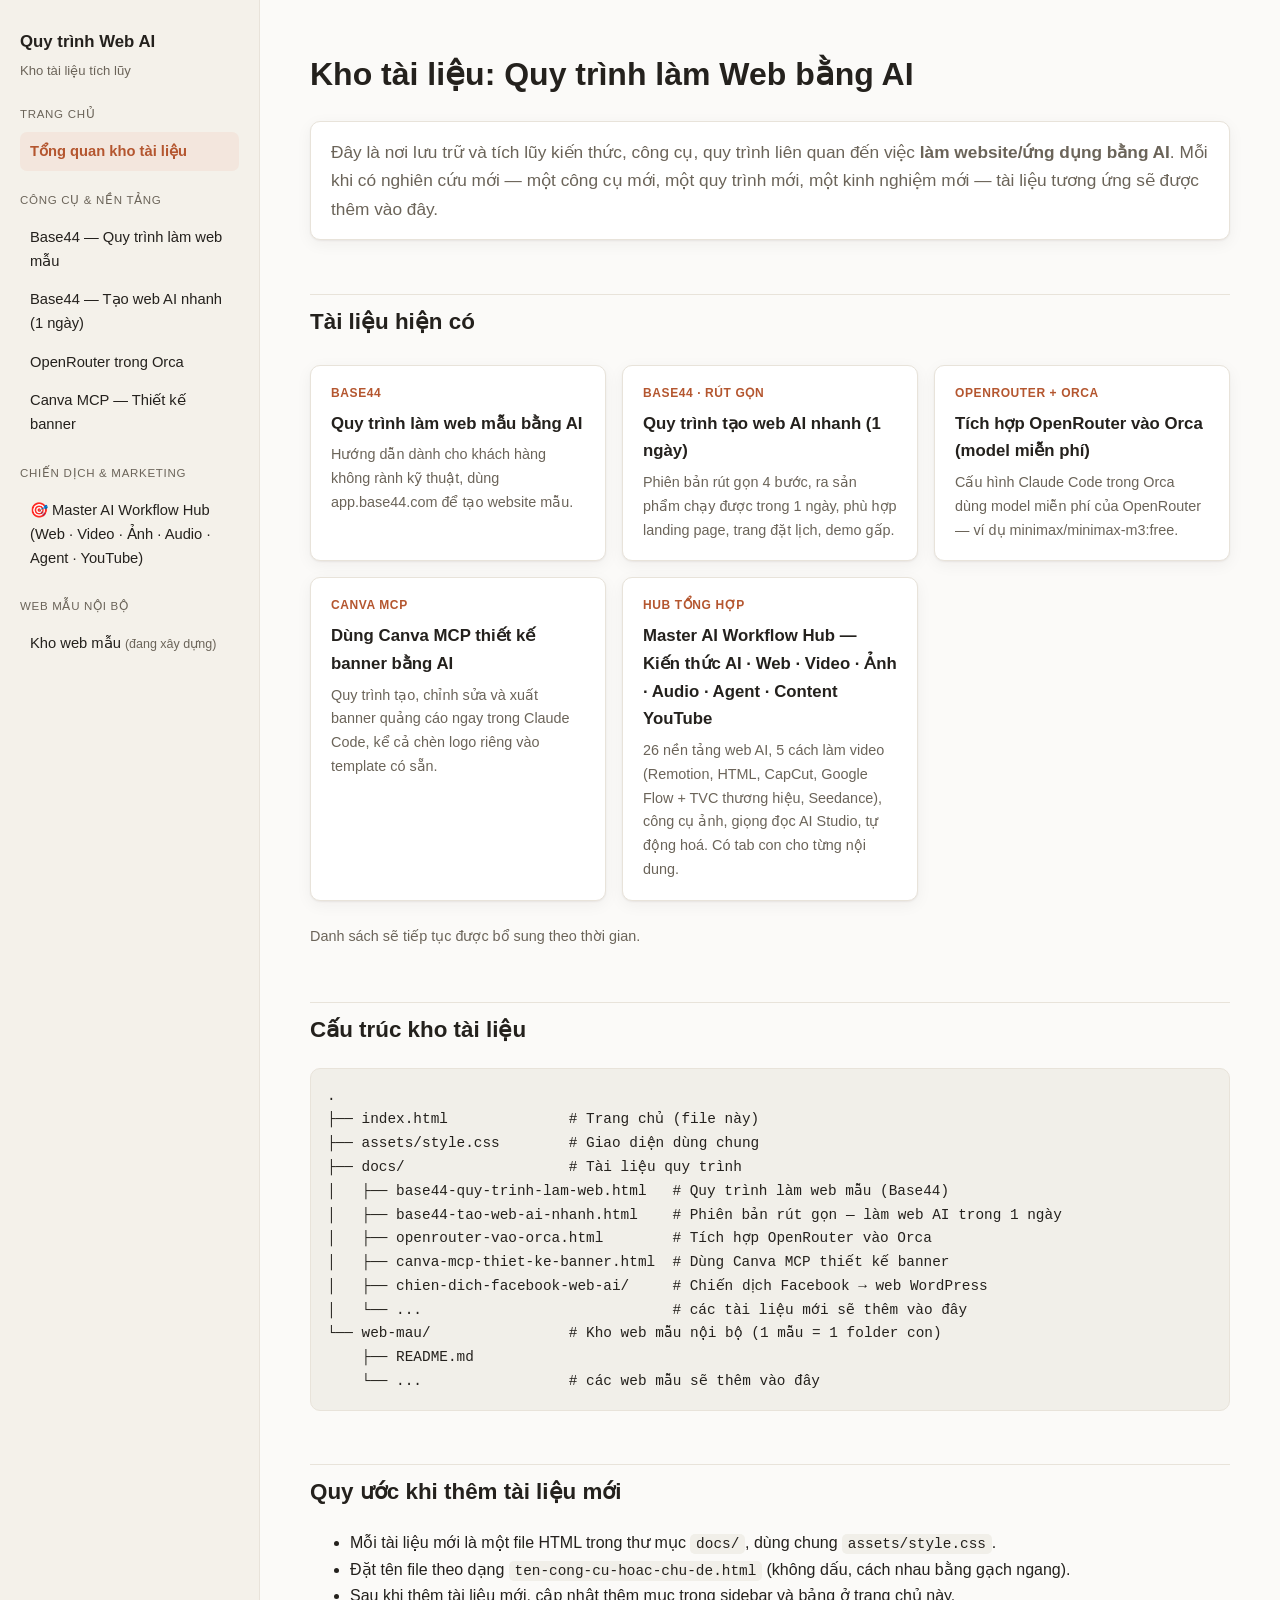
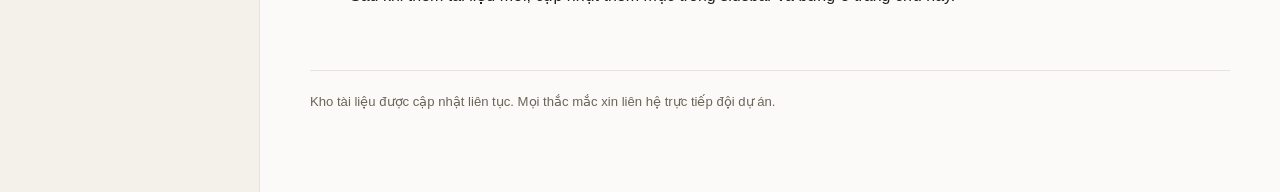
<file: index.html>
<!doctype html>
<html lang="vi">
<head>
<meta charset="utf-8">
<meta name="viewport" content="width=device-width, initial-scale=1">
<title>Kho tài liệu: Quy trình làm Web bằng AI</title>
<link rel="stylesheet" href="assets/style.css">
</head>
<body>
<div class="layout">
  <aside class="sidebar">
    <a class="sidebar-brand" href="index.html">Quy trình Web AI</a>
    <span class="sidebar-tagline">Kho tài liệu tích lũy</span>

    <div class="sidebar-section-title">Trang chủ</div>
    <nav>
      <ul>
        <li><a href="index.html" class="active">Tổng quan kho tài liệu</a></li>
      </ul>
    </nav>

    <div class="sidebar-section-title">Công cụ &amp; Nền tảng</div>
    <nav>
      <ul>
        <li><a href="docs/base44-quy-trinh-lam-web.html">Base44 — Quy trình làm web mẫu</a></li>
        <li><a href="docs/base44-tao-web-ai-nhanh.html">Base44 — Tạo web AI nhanh (1 ngày)</a></li>
        <li><a href="docs/openrouter-vao-orca.html">OpenRouter trong Orca</a></li>
        <li><a href="docs/canva-mcp-thiet-ke-banner.html">Canva MCP — Thiết kế banner</a></li>
      </ul>
    </nav>

    <div class="sidebar-section-title">Chiến dịch &amp; Marketing</div>
    <nav>
      <ul>
        <li><a href="docs/facebook-campaign-tabs.html">🎯 Master AI Workflow Hub (Web · Video · Ảnh · Audio · Agent · YouTube)</a></li>
      </ul>
    </nav>

    <div class="sidebar-section-title">Web mẫu nội bộ</div>
    <nav>
      <ul>
        <li><a href="web-mau/">Kho web mẫu <span style="color:var(--text-muted); font-size:0.85em;">(đang xây dựng)</span></a></li>
      </ul>
    </nav>
  </aside>

  <main class="content">
    <div class="content-inner">
      <header class="page-header">
        <h1>Kho tài liệu: Quy trình làm Web bằng AI</h1>
      </header>

      <p class="page-lede">
        Đây là nơi lưu trữ và tích lũy kiến thức, công cụ, quy trình liên quan đến việc
        <strong>làm website/ứng dụng bằng AI</strong>. Mỗi khi có nghiên cứu mới — một công cụ mới,
        một quy trình mới, một kinh nghiệm mới — tài liệu tương ứng sẽ được thêm vào đây.
      </p>

      <h2 id="tai-lieu">Tài liệu hiện có</h2>
      <div class="card-grid">
        <a class="card" href="docs/base44-quy-trinh-lam-web.html">
          <div class="card-eyebrow">Base44</div>
          <h3>Quy trình làm web mẫu bằng AI</h3>
          <p>Hướng dẫn dành cho khách hàng không rành kỹ thuật, dùng app.base44.com để tạo website mẫu.</p>
        </a>
        <a class="card" href="docs/base44-tao-web-ai-nhanh.html">
          <div class="card-eyebrow">Base44 · Rút gọn</div>
          <h3>Quy trình tạo web AI nhanh (1 ngày)</h3>
          <p>Phiên bản rút gọn 4 bước, ra sản phẩm chạy được trong 1 ngày, phù hợp landing page, trang đặt lịch, demo gấp.</p>
        </a>
        <a class="card" href="docs/openrouter-vao-orca.html">
          <div class="card-eyebrow">OpenRouter + Orca</div>
          <h3>Tích hợp OpenRouter vào Orca (model miễn phí)</h3>
          <p>Cấu hình Claude Code trong Orca dùng model miễn phí của OpenRouter — ví dụ minimax/minimax-m3:free.</p>
        </a>
        <a class="card" href="docs/canva-mcp-thiet-ke-banner.html">
          <div class="card-eyebrow">Canva MCP</div>
          <h3>Dùng Canva MCP thiết kế banner bằng AI</h3>
          <p>Quy trình tạo, chỉnh sửa và xuất banner quảng cáo ngay trong Claude Code, kể cả chèn logo riêng vào template có sẵn.</p>
        </a>
        <a class="card" href="docs/facebook-campaign-tabs.html">
          <div class="card-eyebrow">Hub tổng hợp</div>
          <h3>Master AI Workflow Hub — Kiến thức AI · Web · Video · Ảnh · Audio · Agent · Content YouTube</h3>
          <p>26 nền tảng web AI, 5 cách làm video (Remotion, HTML, CapCut, Google Flow + TVC thương hiệu, Seedance), công cụ ảnh, giọng đọc AI Studio, tự động hoá. Có tab con cho từng nội dung.</p>
        </a>
      </div>
      <p style="color:var(--text-muted); font-size:0.9rem;">Danh sách sẽ tiếp tục được bổ sung theo thời gian.</p>

      <h2 id="cau-truc">Cấu trúc kho tài liệu</h2>
      <pre><code>.
├── index.html              # Trang chủ (file này)
├── assets/style.css        # Giao diện dùng chung
├── docs/                   # Tài liệu quy trình
│   ├── base44-quy-trinh-lam-web.html   # Quy trình làm web mẫu (Base44)
│   ├── base44-tao-web-ai-nhanh.html    # Phiên bản rút gọn — làm web AI trong 1 ngày
│   ├── openrouter-vao-orca.html        # Tích hợp OpenRouter vào Orca
│   ├── canva-mcp-thiet-ke-banner.html  # Dùng Canva MCP thiết kế banner
│   ├── chien-dich-facebook-web-ai/     # Chiến dịch Facebook → web WordPress
│   └── ...                             # các tài liệu mới sẽ thêm vào đây
└── web-mau/                # Kho web mẫu nội bộ (1 mẫu = 1 folder con)
    ├── README.md
    └── ...                 # các web mẫu sẽ thêm vào đây
</code></pre>

      <h2 id="quy-uoc">Quy ước khi thêm tài liệu mới</h2>
      <ul>
        <li>Mỗi tài liệu mới là một file HTML trong thư mục <code>docs/</code>, dùng chung <code>assets/style.css</code>.</li>
        <li>Đặt tên file theo dạng <code>ten-cong-cu-hoac-chu-de.html</code> (không dấu, cách nhau bằng gạch ngang).</li>
        <li>Sau khi thêm tài liệu mới, cập nhật thêm mục trong sidebar và bảng ở trang chủ này.</li>
      </ul>

      <div class="page-footer">
        Kho tài liệu được cập nhật liên tục. Mọi thắc mắc xin liên hệ trực tiếp đội dự án.
      </div>
    </div>
  </main>
</div>
</body>
</html>
</file>
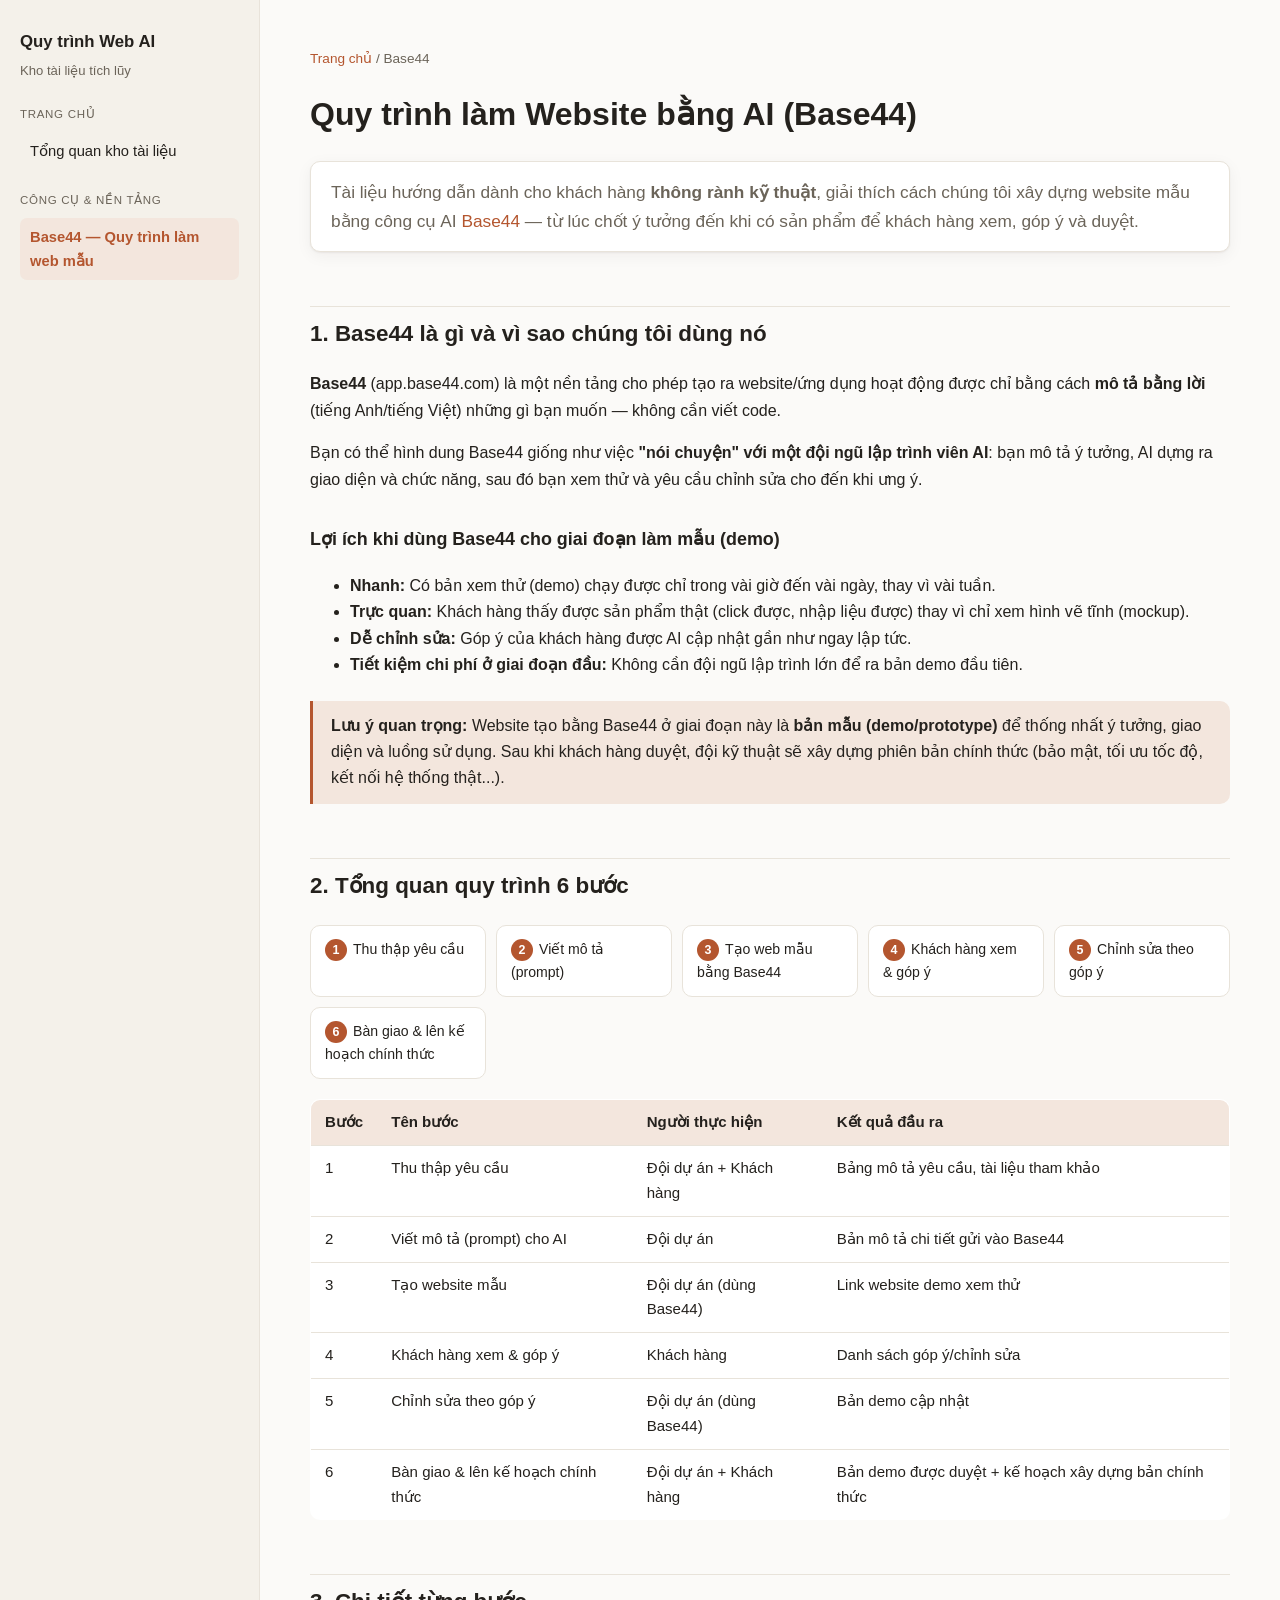
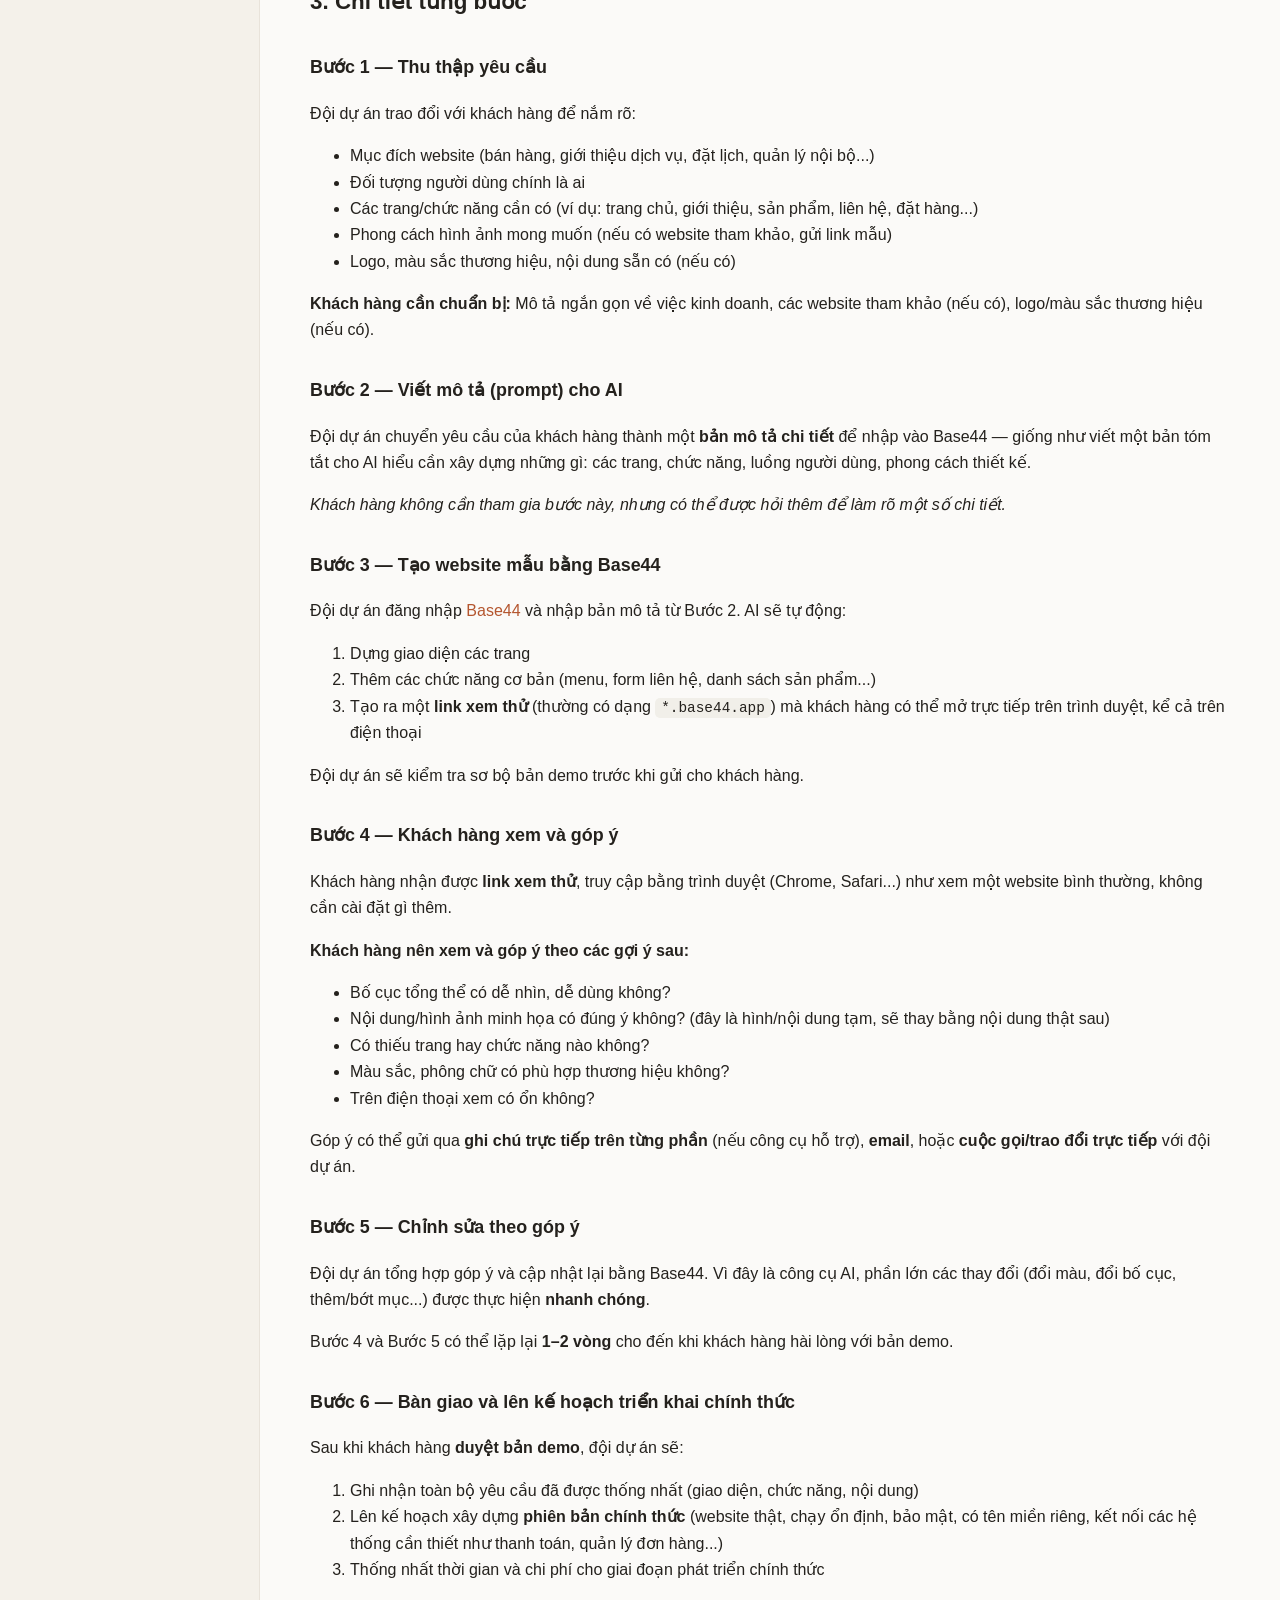
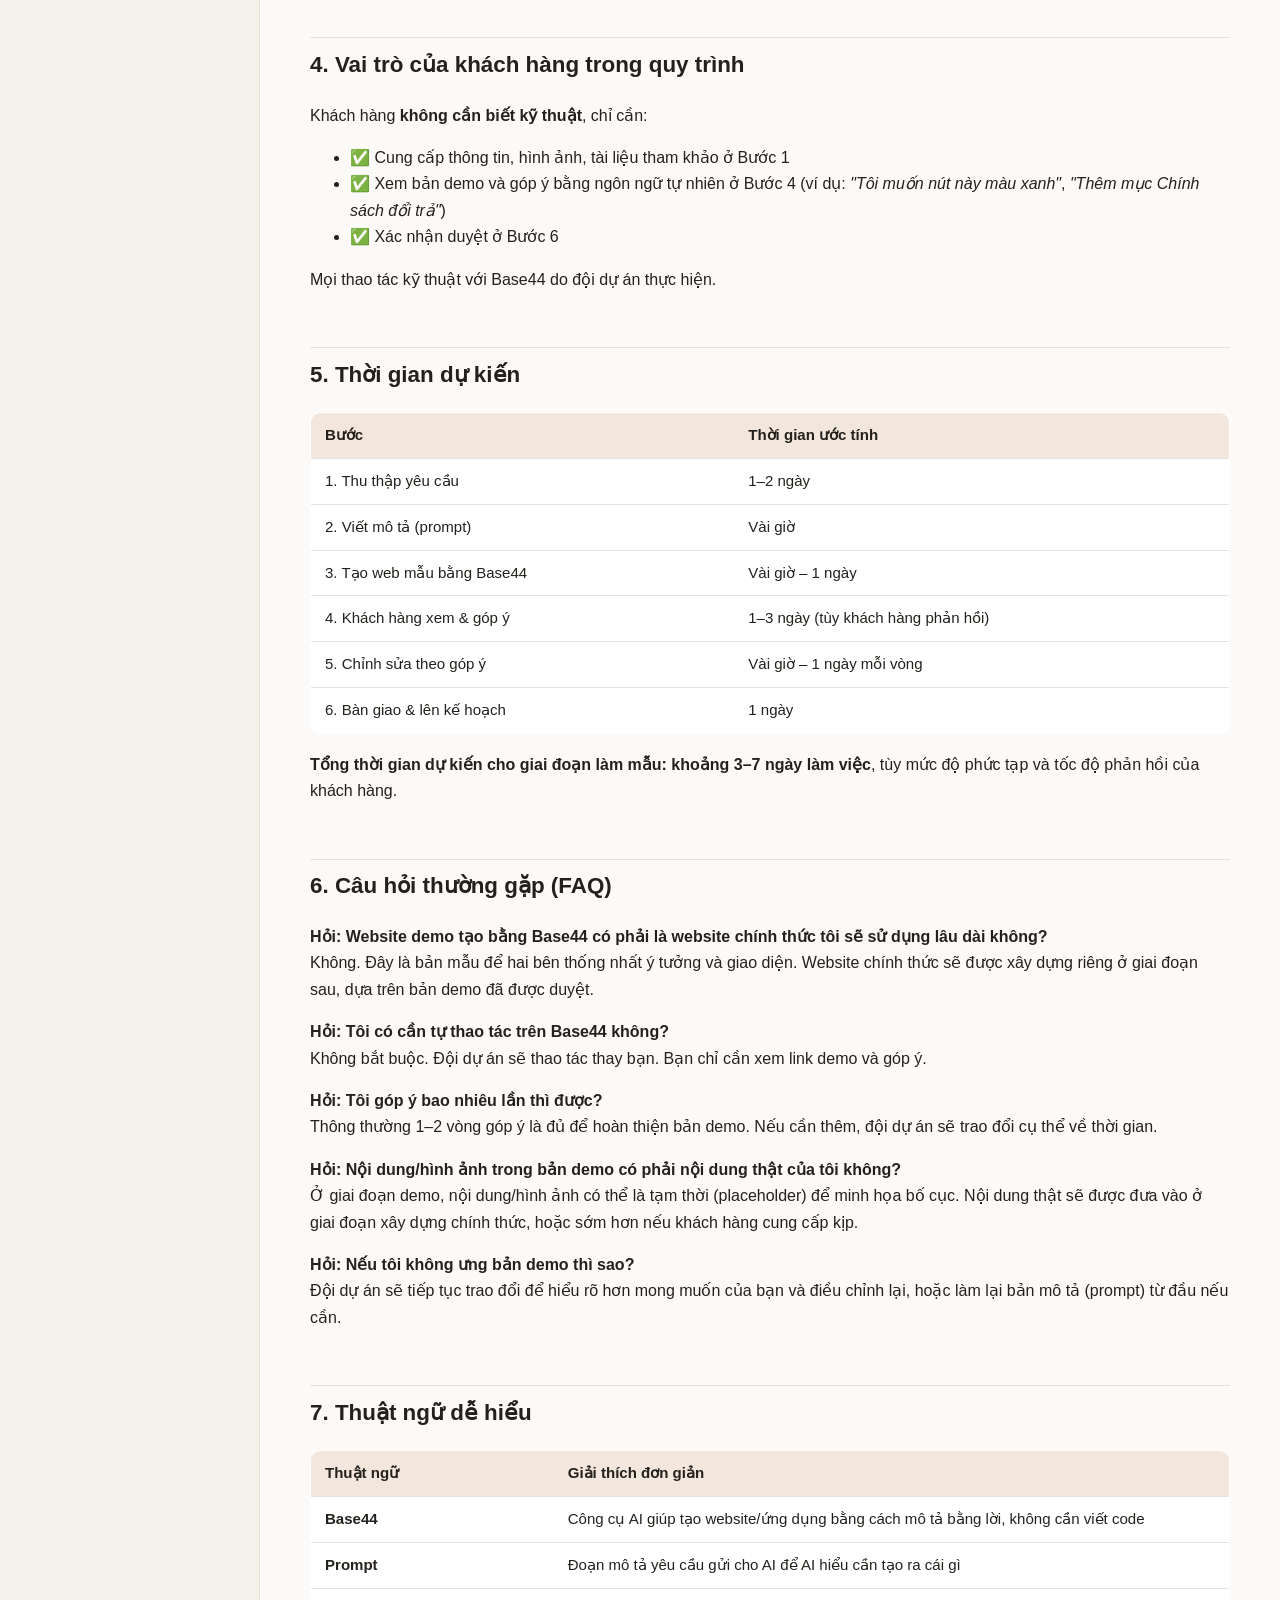
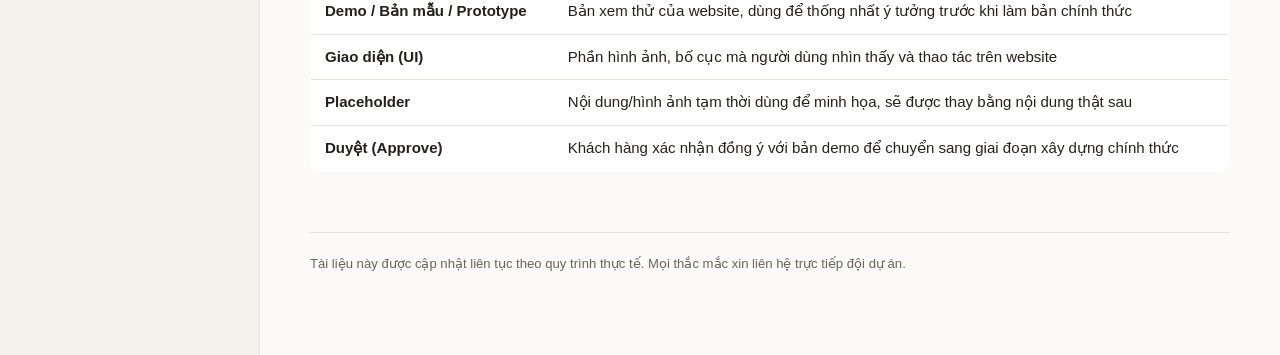
<file: docs/base44-quy-trinh-lam-web.html>
<!doctype html>
<html lang="vi">
<head>
<meta charset="utf-8">
<meta name="viewport" content="width=device-width, initial-scale=1">
<title>Base44 — Quy trình làm Website bằng AI</title>
<link rel="stylesheet" href="../assets/style.css">
</head>
<body>
<div class="layout">
  <aside class="sidebar">
    <a class="sidebar-brand" href="../index.html">Quy trình Web AI</a>
    <span class="sidebar-tagline">Kho tài liệu tích lũy</span>

    <div class="sidebar-section-title">Trang chủ</div>
    <nav>
      <ul>
        <li><a href="../index.html">Tổng quan kho tài liệu</a></li>
      </ul>
    </nav>

    <div class="sidebar-section-title">Công cụ &amp; Nền tảng</div>
    <nav>
      <ul>
        <li><a href="base44-quy-trinh-lam-web.html" class="active">Base44 — Quy trình làm web mẫu</a></li>
      </ul>
    </nav>
  </aside>

  <main class="content">
    <div class="content-inner">
      <div class="breadcrumb"><a href="../index.html">Trang chủ</a> / Base44</div>

      <header class="page-header">
        <h1>Quy trình làm Website bằng AI (Base44)</h1>
      </header>

      <p class="page-lede">
        Tài liệu hướng dẫn dành cho khách hàng <strong>không rành kỹ thuật</strong>, giải thích cách
        chúng tôi xây dựng website mẫu bằng công cụ AI
        <a href="https://app.base44.com/" target="_blank" rel="noopener">Base44</a> — từ lúc chốt ý
        tưởng đến khi có sản phẩm để khách hàng xem, góp ý và duyệt.
      </p>

      <h2 id="base44-la-gi">1. Base44 là gì và vì sao chúng tôi dùng nó</h2>
      <p>
        <strong>Base44</strong> (app.base44.com) là một nền tảng cho phép tạo ra website/ứng dụng
        hoạt động được chỉ bằng cách <strong>mô tả bằng lời</strong> (tiếng Anh/tiếng Việt) những gì
        bạn muốn — không cần viết code.
      </p>
      <p>
        Bạn có thể hình dung Base44 giống như việc <strong>"nói chuyện" với một đội ngũ lập trình
        viên AI</strong>: bạn mô tả ý tưởng, AI dựng ra giao diện và chức năng, sau đó bạn xem thử và
        yêu cầu chỉnh sửa cho đến khi ưng ý.
      </p>

      <h3>Lợi ích khi dùng Base44 cho giai đoạn làm mẫu (demo)</h3>
      <ul>
        <li><strong>Nhanh:</strong> Có bản xem thử (demo) chạy được chỉ trong vài giờ đến vài ngày, thay vì vài tuần.</li>
        <li><strong>Trực quan:</strong> Khách hàng thấy được sản phẩm thật (click được, nhập liệu được) thay vì chỉ xem hình vẽ tĩnh (mockup).</li>
        <li><strong>Dễ chỉnh sửa:</strong> Góp ý của khách hàng được AI cập nhật gần như ngay lập tức.</li>
        <li><strong>Tiết kiệm chi phí ở giai đoạn đầu:</strong> Không cần đội ngũ lập trình lớn để ra bản demo đầu tiên.</li>
      </ul>

      <blockquote>
        <strong>Lưu ý quan trọng:</strong> Website tạo bằng Base44 ở giai đoạn này là <strong>bản mẫu
        (demo/prototype)</strong> để thống nhất ý tưởng, giao diện và luồng sử dụng. Sau khi khách
        hàng duyệt, đội kỹ thuật sẽ xây dựng phiên bản chính thức (bảo mật, tối ưu tốc độ, kết nối hệ
        thống thật...).
      </blockquote>

      <h2 id="quy-trinh-6-buoc">2. Tổng quan quy trình 6 bước</h2>
      <div class="steps-grid">
        <div class="step-chip"><span class="num">1</span>Thu thập yêu cầu</div>
        <div class="step-chip"><span class="num">2</span>Viết mô tả (prompt)</div>
        <div class="step-chip"><span class="num">3</span>Tạo web mẫu bằng Base44</div>
        <div class="step-chip"><span class="num">4</span>Khách hàng xem &amp; góp ý</div>
        <div class="step-chip"><span class="num">5</span>Chỉnh sửa theo góp ý</div>
        <div class="step-chip"><span class="num">6</span>Bàn giao &amp; lên kế hoạch chính thức</div>
      </div>

      <table>
        <thead>
          <tr><th>Bước</th><th>Tên bước</th><th>Người thực hiện</th><th>Kết quả đầu ra</th></tr>
        </thead>
        <tbody>
          <tr><td>1</td><td>Thu thập yêu cầu</td><td>Đội dự án + Khách hàng</td><td>Bảng mô tả yêu cầu, tài liệu tham khảo</td></tr>
          <tr><td>2</td><td>Viết mô tả (prompt) cho AI</td><td>Đội dự án</td><td>Bản mô tả chi tiết gửi vào Base44</td></tr>
          <tr><td>3</td><td>Tạo website mẫu</td><td>Đội dự án (dùng Base44)</td><td>Link website demo xem thử</td></tr>
          <tr><td>4</td><td>Khách hàng xem &amp; góp ý</td><td>Khách hàng</td><td>Danh sách góp ý/chỉnh sửa</td></tr>
          <tr><td>5</td><td>Chỉnh sửa theo góp ý</td><td>Đội dự án (dùng Base44)</td><td>Bản demo cập nhật</td></tr>
          <tr><td>6</td><td>Bàn giao &amp; lên kế hoạch chính thức</td><td>Đội dự án + Khách hàng</td><td>Bản demo được duyệt + kế hoạch xây dựng bản chính thức</td></tr>
        </tbody>
      </table>

      <h2 id="chi-tiet">3. Chi tiết từng bước</h2>

      <h3>Bước 1 — Thu thập yêu cầu</h3>
      <p>Đội dự án trao đổi với khách hàng để nắm rõ:</p>
      <ul>
        <li>Mục đích website (bán hàng, giới thiệu dịch vụ, đặt lịch, quản lý nội bộ...)</li>
        <li>Đối tượng người dùng chính là ai</li>
        <li>Các trang/chức năng cần có (ví dụ: trang chủ, giới thiệu, sản phẩm, liên hệ, đặt hàng...)</li>
        <li>Phong cách hình ảnh mong muốn (nếu có website tham khảo, gửi link mẫu)</li>
        <li>Logo, màu sắc thương hiệu, nội dung sẵn có (nếu có)</li>
      </ul>
      <p><strong>Khách hàng cần chuẩn bị:</strong> Mô tả ngắn gọn về việc kinh doanh, các website tham khảo (nếu có), logo/màu sắc thương hiệu (nếu có).</p>

      <h3>Bước 2 — Viết mô tả (prompt) cho AI</h3>
      <p>
        Đội dự án chuyển yêu cầu của khách hàng thành một <strong>bản mô tả chi tiết</strong> để nhập
        vào Base44 — giống như viết một bản tóm tắt cho AI hiểu cần xây dựng những gì: các trang,
        chức năng, luồng người dùng, phong cách thiết kế.
      </p>
      <p><em>Khách hàng không cần tham gia bước này, nhưng có thể được hỏi thêm để làm rõ một số chi tiết.</em></p>

      <h3>Bước 3 — Tạo website mẫu bằng Base44</h3>
      <p>Đội dự án đăng nhập <a href="https://app.base44.com/" target="_blank" rel="noopener">Base44</a> và nhập bản mô tả từ Bước 2. AI sẽ tự động:</p>
      <ol>
        <li>Dựng giao diện các trang</li>
        <li>Thêm các chức năng cơ bản (menu, form liên hệ, danh sách sản phẩm...)</li>
        <li>Tạo ra một <strong>link xem thử</strong> (thường có dạng <code>*.base44.app</code>) mà khách hàng có thể mở trực tiếp trên trình duyệt, kể cả trên điện thoại</li>
      </ol>
      <p>Đội dự án sẽ kiểm tra sơ bộ bản demo trước khi gửi cho khách hàng.</p>

      <h3>Bước 4 — Khách hàng xem và góp ý</h3>
      <p>Khách hàng nhận được <strong>link xem thử</strong>, truy cập bằng trình duyệt (Chrome, Safari...) như xem một website bình thường, không cần cài đặt gì thêm.</p>
      <p><strong>Khách hàng nên xem và góp ý theo các gợi ý sau:</strong></p>
      <ul>
        <li>Bố cục tổng thể có dễ nhìn, dễ dùng không?</li>
        <li>Nội dung/hình ảnh minh họa có đúng ý không? (đây là hình/nội dung tạm, sẽ thay bằng nội dung thật sau)</li>
        <li>Có thiếu trang hay chức năng nào không?</li>
        <li>Màu sắc, phông chữ có phù hợp thương hiệu không?</li>
        <li>Trên điện thoại xem có ổn không?</li>
      </ul>
      <p>Góp ý có thể gửi qua <strong>ghi chú trực tiếp trên từng phần</strong> (nếu công cụ hỗ trợ), <strong>email</strong>, hoặc <strong>cuộc gọi/trao đổi trực tiếp</strong> với đội dự án.</p>

      <h3>Bước 5 — Chỉnh sửa theo góp ý</h3>
      <p>Đội dự án tổng hợp góp ý và cập nhật lại bằng Base44. Vì đây là công cụ AI, phần lớn các thay đổi (đổi màu, đổi bố cục, thêm/bớt mục...) được thực hiện <strong>nhanh chóng</strong>.</p>
      <p>Bước 4 và Bước 5 có thể lặp lại <strong>1–2 vòng</strong> cho đến khi khách hàng hài lòng với bản demo.</p>

      <h3>Bước 6 — Bàn giao và lên kế hoạch triển khai chính thức</h3>
      <p>Sau khi khách hàng <strong>duyệt bản demo</strong>, đội dự án sẽ:</p>
      <ol>
        <li>Ghi nhận toàn bộ yêu cầu đã được thống nhất (giao diện, chức năng, nội dung)</li>
        <li>Lên kế hoạch xây dựng <strong>phiên bản chính thức</strong> (website thật, chạy ổn định, bảo mật, có tên miền riêng, kết nối các hệ thống cần thiết như thanh toán, quản lý đơn hàng...)</li>
        <li>Thống nhất thời gian và chi phí cho giai đoạn phát triển chính thức</li>
      </ol>

      <h2 id="vai-tro-khach-hang">4. Vai trò của khách hàng trong quy trình</h2>
      <p>Khách hàng <strong>không cần biết kỹ thuật</strong>, chỉ cần:</p>
      <ul>
        <li>✅ Cung cấp thông tin, hình ảnh, tài liệu tham khảo ở Bước 1</li>
        <li>✅ Xem bản demo và góp ý bằng ngôn ngữ tự nhiên ở Bước 4 (ví dụ: <em>"Tôi muốn nút này màu xanh"</em>, <em>"Thêm mục Chính sách đổi trả"</em>)</li>
        <li>✅ Xác nhận duyệt ở Bước 6</li>
      </ul>
      <p>Mọi thao tác kỹ thuật với Base44 do đội dự án thực hiện.</p>

      <h2 id="thoi-gian">5. Thời gian dự kiến</h2>
      <table>
        <thead><tr><th>Bước</th><th>Thời gian ước tính</th></tr></thead>
        <tbody>
          <tr><td>1. Thu thập yêu cầu</td><td>1–2 ngày</td></tr>
          <tr><td>2. Viết mô tả (prompt)</td><td>Vài giờ</td></tr>
          <tr><td>3. Tạo web mẫu bằng Base44</td><td>Vài giờ – 1 ngày</td></tr>
          <tr><td>4. Khách hàng xem &amp; góp ý</td><td>1–3 ngày (tùy khách hàng phản hồi)</td></tr>
          <tr><td>5. Chỉnh sửa theo góp ý</td><td>Vài giờ – 1 ngày mỗi vòng</td></tr>
          <tr><td>6. Bàn giao &amp; lên kế hoạch</td><td>1 ngày</td></tr>
        </tbody>
      </table>
      <p><strong>Tổng thời gian dự kiến cho giai đoạn làm mẫu: khoảng 3–7 ngày làm việc</strong>, tùy mức độ phức tạp và tốc độ phản hồi của khách hàng.</p>

      <h2 id="faq">6. Câu hỏi thường gặp (FAQ)</h2>

      <p><strong>Hỏi: Website demo tạo bằng Base44 có phải là website chính thức tôi sẽ sử dụng lâu dài không?</strong><br>
      Không. Đây là bản mẫu để hai bên thống nhất ý tưởng và giao diện. Website chính thức sẽ được xây dựng riêng ở giai đoạn sau, dựa trên bản demo đã được duyệt.</p>

      <p><strong>Hỏi: Tôi có cần tự thao tác trên Base44 không?</strong><br>
      Không bắt buộc. Đội dự án sẽ thao tác thay bạn. Bạn chỉ cần xem link demo và góp ý.</p>

      <p><strong>Hỏi: Tôi góp ý bao nhiêu lần thì được?</strong><br>
      Thông thường 1–2 vòng góp ý là đủ để hoàn thiện bản demo. Nếu cần thêm, đội dự án sẽ trao đổi cụ thể về thời gian.</p>

      <p><strong>Hỏi: Nội dung/hình ảnh trong bản demo có phải nội dung thật của tôi không?</strong><br>
      Ở giai đoạn demo, nội dung/hình ảnh có thể là tạm thời (placeholder) để minh họa bố cục. Nội dung thật sẽ được đưa vào ở giai đoạn xây dựng chính thức, hoặc sớm hơn nếu khách hàng cung cấp kịp.</p>

      <p><strong>Hỏi: Nếu tôi không ưng bản demo thì sao?</strong><br>
      Đội dự án sẽ tiếp tục trao đổi để hiểu rõ hơn mong muốn của bạn và điều chỉnh lại, hoặc làm lại bản mô tả (prompt) từ đầu nếu cần.</p>

      <h2 id="thuat-ngu">7. Thuật ngữ dễ hiểu</h2>
      <table>
        <thead><tr><th>Thuật ngữ</th><th>Giải thích đơn giản</th></tr></thead>
        <tbody>
          <tr><td><strong>Base44</strong></td><td>Công cụ AI giúp tạo website/ứng dụng bằng cách mô tả bằng lời, không cần viết code</td></tr>
          <tr><td><strong>Prompt</strong></td><td>Đoạn mô tả yêu cầu gửi cho AI để AI hiểu cần tạo ra cái gì</td></tr>
          <tr><td><strong>Demo / Bản mẫu / Prototype</strong></td><td>Bản xem thử của website, dùng để thống nhất ý tưởng trước khi làm bản chính thức</td></tr>
          <tr><td><strong>Giao diện (UI)</strong></td><td>Phần hình ảnh, bố cục mà người dùng nhìn thấy và thao tác trên website</td></tr>
          <tr><td><strong>Placeholder</strong></td><td>Nội dung/hình ảnh tạm thời dùng để minh họa, sẽ được thay bằng nội dung thật sau</td></tr>
          <tr><td><strong>Duyệt (Approve)</strong></td><td>Khách hàng xác nhận đồng ý với bản demo để chuyển sang giai đoạn xây dựng chính thức</td></tr>
        </tbody>
      </table>

      <div class="page-footer">
        Tài liệu này được cập nhật liên tục theo quy trình thực tế. Mọi thắc mắc xin liên hệ trực tiếp đội dự án.
      </div>
    </div>
  </main>
</div>
</body>
</html>
</file>
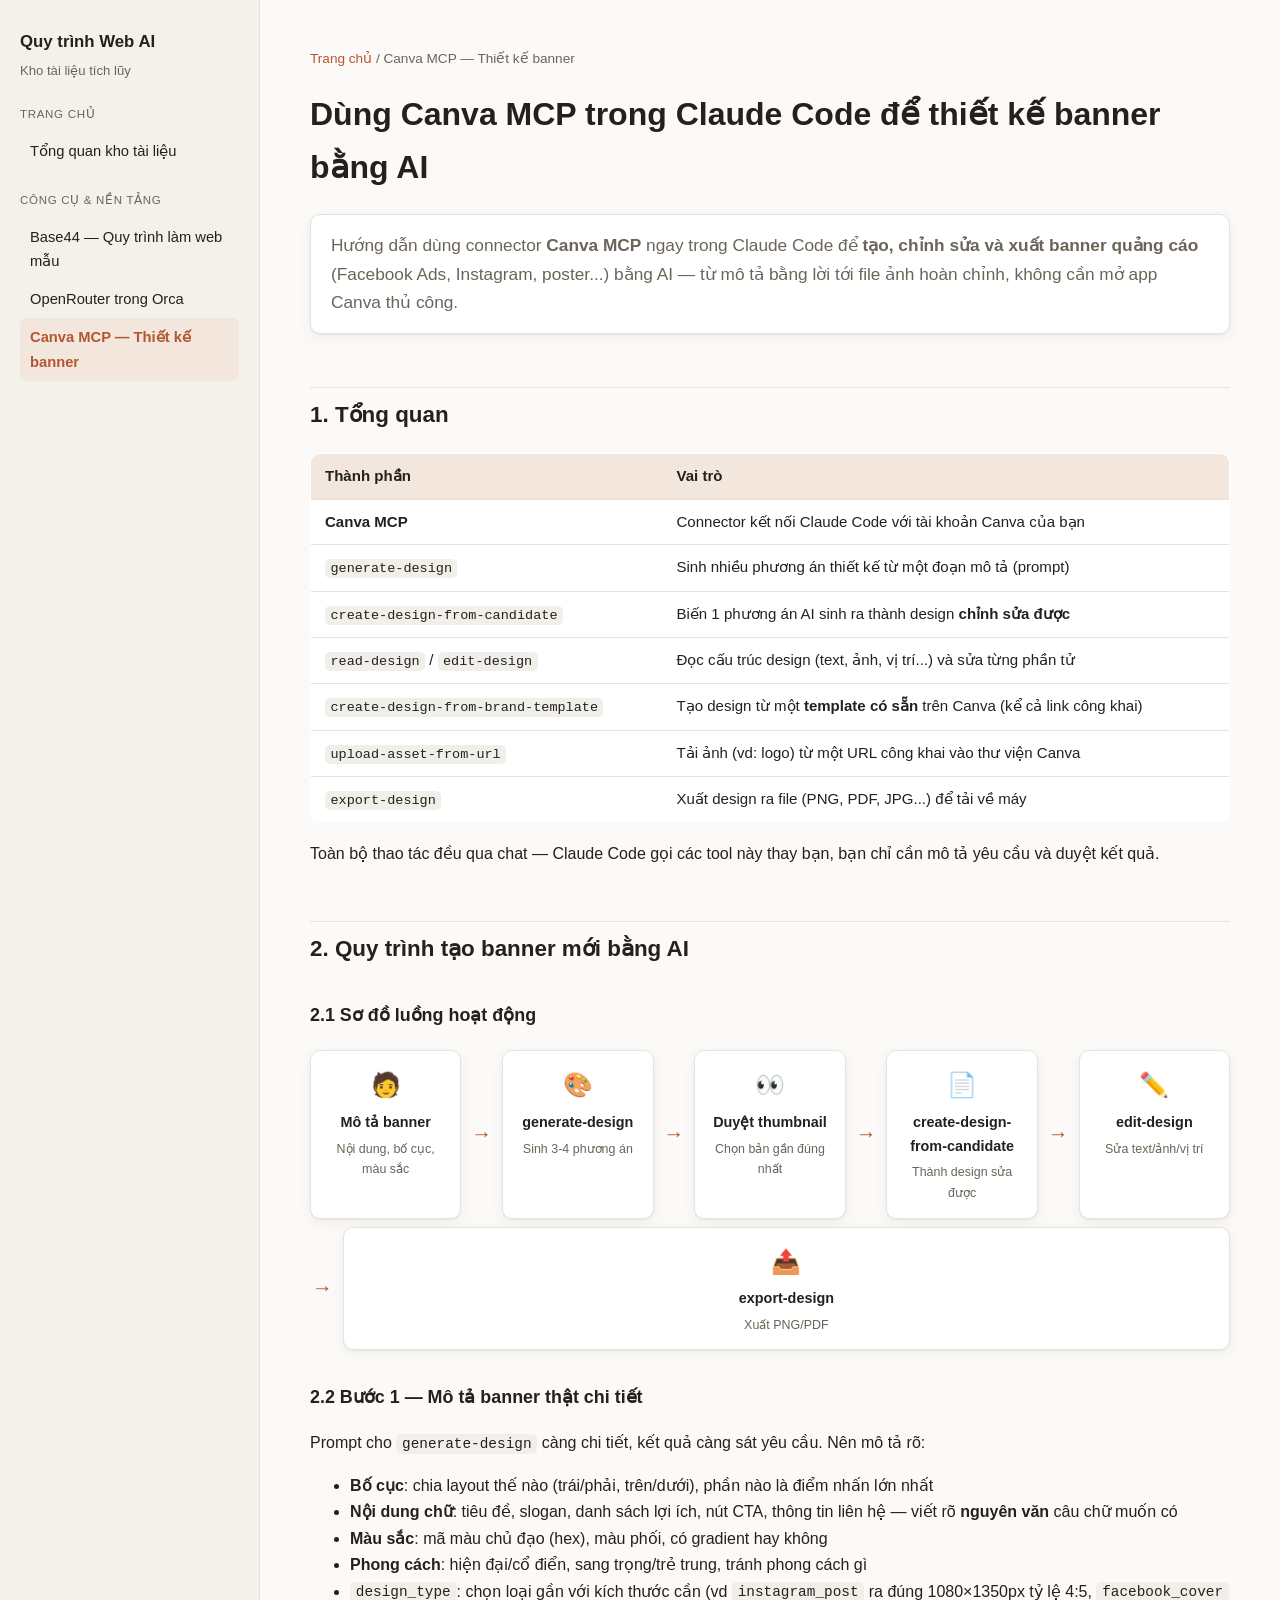
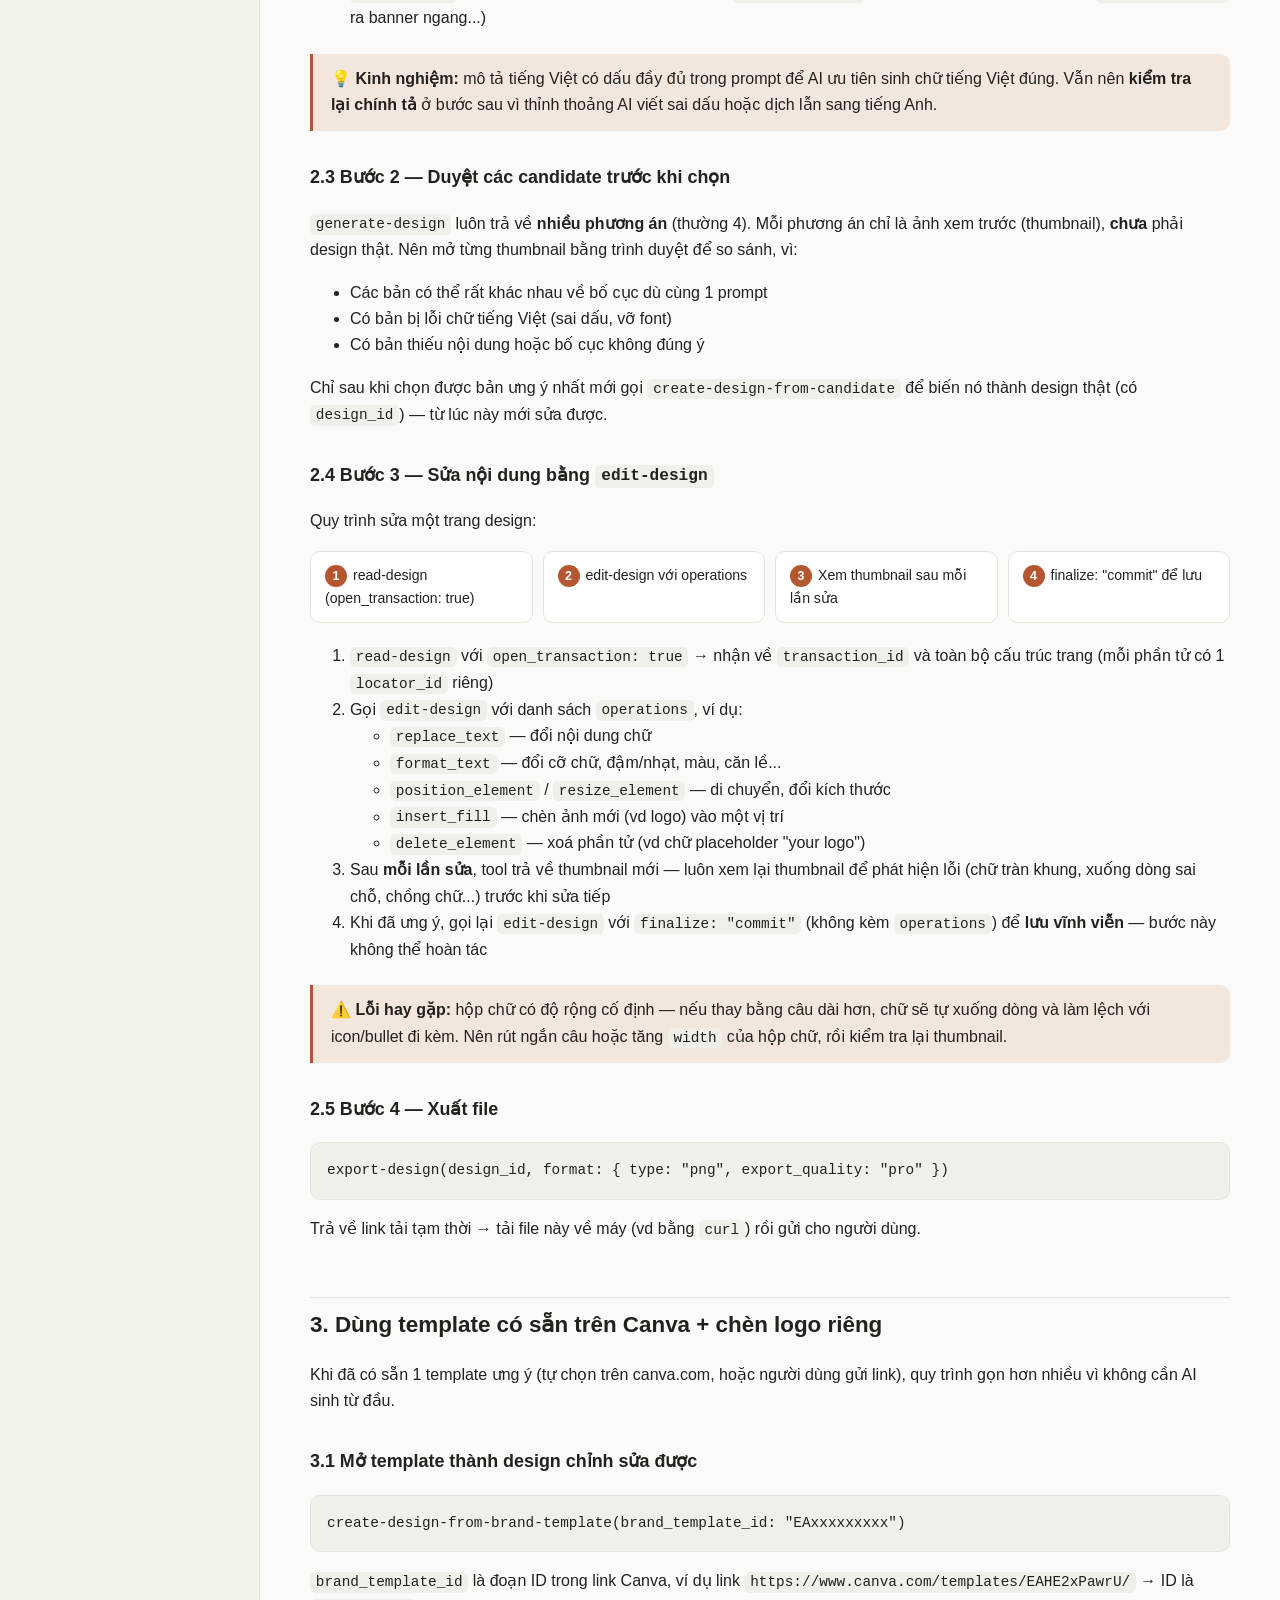
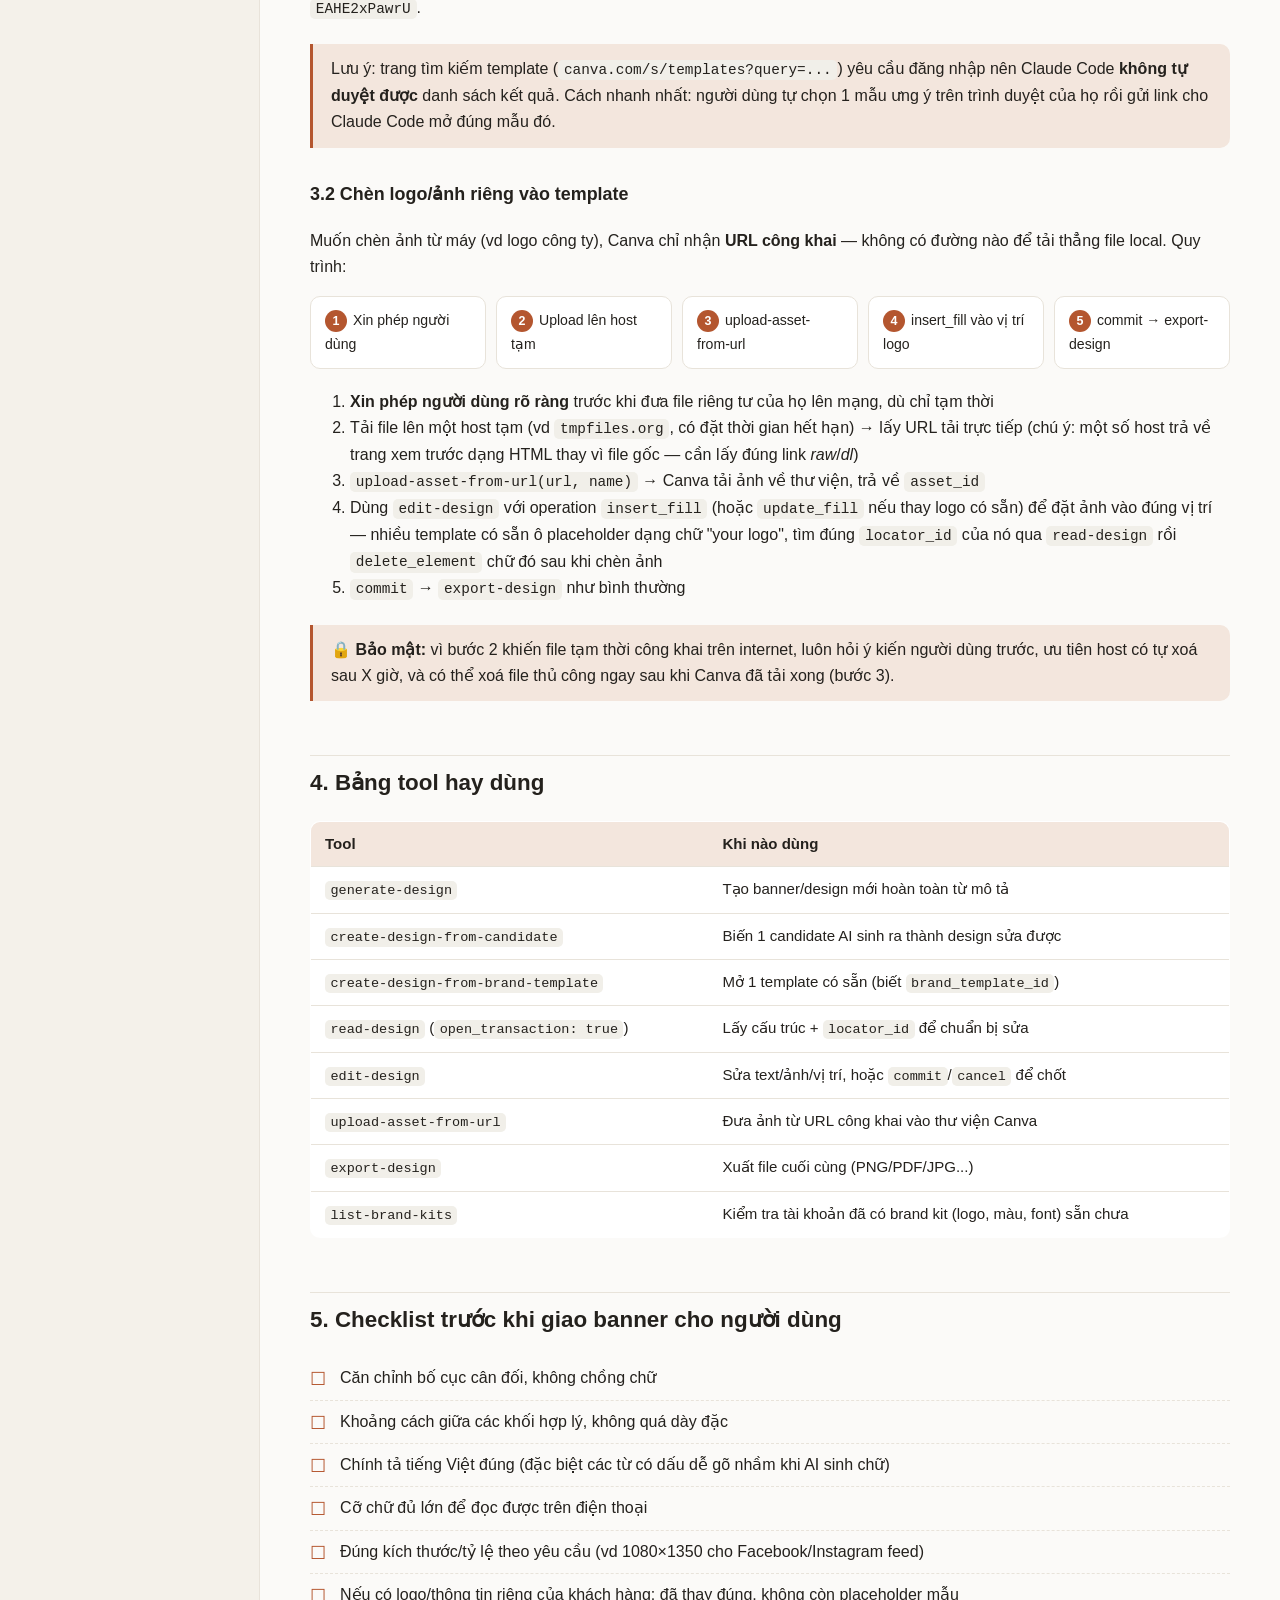
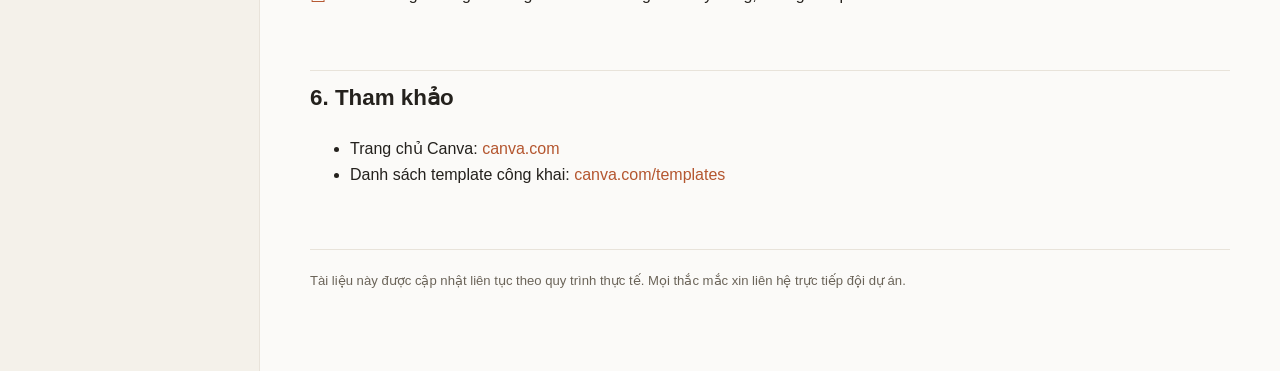
<file: docs/canva-mcp-thiet-ke-banner.html>
<!doctype html>
<html lang="vi">
<head>
<meta charset="utf-8">
<meta name="viewport" content="width=device-width, initial-scale=1">
<title>Dùng Canva MCP trong Claude Code để thiết kế banner bằng AI</title>
<link rel="stylesheet" href="../assets/style.css">
<style>
  /* Các thành phần trực quan bổ sung riêng cho tài liệu này */
  .flow {
    display: flex;
    flex-wrap: wrap;
    align-items: stretch;
    gap: 8px;
    margin: 20px 0;
  }
  .flow-box {
    flex: 1 1 150px;
    background: var(--bg-elevated);
    border: 1px solid var(--border);
    border-radius: var(--radius);
    padding: 14px 14px;
    text-align: center;
    font-size: 0.9rem;
    box-shadow: var(--shadow);
  }
  .flow-box .icon { font-size: 1.5rem; display: block; margin-bottom: 6px; }
  .flow-box .name { font-weight: 700; display: block; }
  .flow-box .note { color: var(--text-muted); font-size: 0.78rem; display: block; margin-top: 4px; }
  .flow-arrow {
    align-self: center;
    color: var(--accent);
    font-size: 1.3rem;
    font-weight: 700;
    padding: 0 2px;
  }
  .steps-grid { margin-top: 8px; }
  .checklist { list-style: none; padding-left: 0; margin: 14px 0; }
  .checklist li {
    position: relative;
    padding: 8px 0 8px 30px;
    border-bottom: 1px dashed var(--border);
  }
  .checklist li:last-child { border-bottom: none; }
  .checklist li::before {
    content: "☐";
    position: absolute;
    left: 0;
    color: var(--accent);
    font-size: 1.1rem;
  }
</style>
</head>
<body>
<div class="layout">
  <aside class="sidebar">
    <a class="sidebar-brand" href="../index.html">Quy trình Web AI</a>
    <span class="sidebar-tagline">Kho tài liệu tích lũy</span>

    <div class="sidebar-section-title">Trang chủ</div>
    <nav>
      <ul>
        <li><a href="../index.html">Tổng quan kho tài liệu</a></li>
      </ul>
    </nav>

    <div class="sidebar-section-title">Công cụ &amp; Nền tảng</div>
    <nav>
      <ul>
        <li><a href="base44-quy-trinh-lam-web.html">Base44 — Quy trình làm web mẫu</a></li>
        <li><a href="openrouter-vao-orca.html">OpenRouter trong Orca</a></li>
        <li><a href="canva-mcp-thiet-ke-banner.html" class="active">Canva MCP — Thiết kế banner</a></li>
      </ul>
    </nav>
  </aside>

  <main class="content">
    <div class="content-inner">
      <div class="breadcrumb"><a href="../index.html">Trang chủ</a> / Canva MCP — Thiết kế banner</div>

      <header class="page-header">
        <h1>Dùng Canva MCP trong Claude Code để thiết kế banner bằng AI</h1>
      </header>

      <p class="page-lede">
        Hướng dẫn dùng connector <strong>Canva MCP</strong> ngay trong Claude Code để
        <strong>tạo, chỉnh sửa và xuất banner quảng cáo</strong> (Facebook Ads, Instagram, poster...)
        bằng AI — từ mô tả bằng lời tới file ảnh hoàn chỉnh, không cần mở app Canva thủ công.
      </p>

      <h2 id="tong-quan">1. Tổng quan</h2>
      <table>
        <thead><tr><th>Thành phần</th><th>Vai trò</th></tr></thead>
        <tbody>
          <tr><td><strong>Canva MCP</strong></td><td>Connector kết nối Claude Code với tài khoản Canva của bạn</td></tr>
          <tr><td><code>generate-design</code></td><td>Sinh nhiều phương án thiết kế từ một đoạn mô tả (prompt)</td></tr>
          <tr><td><code>create-design-from-candidate</code></td><td>Biến 1 phương án AI sinh ra thành design <strong>chỉnh sửa được</strong></td></tr>
          <tr><td><code>read-design</code> / <code>edit-design</code></td><td>Đọc cấu trúc design (text, ảnh, vị trí...) và sửa từng phần tử</td></tr>
          <tr><td><code>create-design-from-brand-template</code></td><td>Tạo design từ một <strong>template có sẵn</strong> trên Canva (kể cả link công khai)</td></tr>
          <tr><td><code>upload-asset-from-url</code></td><td>Tải ảnh (vd: logo) từ một URL công khai vào thư viện Canva</td></tr>
          <tr><td><code>export-design</code></td><td>Xuất design ra file (PNG, PDF, JPG...) để tải về máy</td></tr>
        </tbody>
      </table>
      <p>Toàn bộ thao tác đều qua chat — Claude Code gọi các tool này thay bạn, bạn chỉ cần mô tả yêu cầu và duyệt kết quả.</p>

      <h2 id="quy-trinh-moi">2. Quy trình tạo banner mới bằng AI</h2>

      <h3>2.1 Sơ đồ luồng hoạt động</h3>
      <div class="flow">
        <div class="flow-box">
          <span class="icon">🧑</span>
          <span class="name">Mô tả banner</span>
          <span class="note">Nội dung, bố cục, màu sắc</span>
        </div>
        <div class="flow-arrow">→</div>
        <div class="flow-box">
          <span class="icon">🎨</span>
          <span class="name">generate-design</span>
          <span class="note">Sinh 3-4 phương án</span>
        </div>
        <div class="flow-arrow">→</div>
        <div class="flow-box">
          <span class="icon">👀</span>
          <span class="name">Duyệt thumbnail</span>
          <span class="note">Chọn bản gần đúng nhất</span>
        </div>
        <div class="flow-arrow">→</div>
        <div class="flow-box">
          <span class="icon">📄</span>
          <span class="name">create-design-from-candidate</span>
          <span class="note">Thành design sửa được</span>
        </div>
        <div class="flow-arrow">→</div>
        <div class="flow-box">
          <span class="icon">✏️</span>
          <span class="name">edit-design</span>
          <span class="note">Sửa text/ảnh/vị trí</span>
        </div>
        <div class="flow-arrow">→</div>
        <div class="flow-box">
          <span class="icon">📤</span>
          <span class="name">export-design</span>
          <span class="note">Xuất PNG/PDF</span>
        </div>
      </div>

      <h3>2.2 Bước 1 — Mô tả banner thật chi tiết</h3>
      <p>Prompt cho <code>generate-design</code> càng chi tiết, kết quả càng sát yêu cầu. Nên mô tả rõ:</p>
      <ul>
        <li><strong>Bố cục</strong>: chia layout thế nào (trái/phải, trên/dưới), phần nào là điểm nhấn lớn nhất</li>
        <li><strong>Nội dung chữ</strong>: tiêu đề, slogan, danh sách lợi ích, nút CTA, thông tin liên hệ — viết rõ <strong>nguyên văn</strong> câu chữ muốn có</li>
        <li><strong>Màu sắc</strong>: mã màu chủ đạo (hex), màu phối, có gradient hay không</li>
        <li><strong>Phong cách</strong>: hiện đại/cổ điển, sang trọng/trẻ trung, tránh phong cách gì</li>
        <li><code>design_type</code>: chọn loại gần với kích thước cần (vd <code>instagram_post</code> ra đúng 1080×1350px tỷ lệ 4:5, <code>facebook_cover</code> ra banner ngang...)</li>
      </ul>
      <blockquote>
        💡 <strong>Kinh nghiệm:</strong> mô tả tiếng Việt có dấu đầy đủ trong prompt để AI ưu tiên sinh chữ tiếng Việt đúng.
        Vẫn nên <strong>kiểm tra lại chính tả</strong> ở bước sau vì thỉnh thoảng AI viết sai dấu hoặc dịch lẫn sang tiếng Anh.
      </blockquote>

      <h3>2.3 Bước 2 — Duyệt các candidate trước khi chọn</h3>
      <p>
        <code>generate-design</code> luôn trả về <strong>nhiều phương án</strong> (thường 4). Mỗi phương án chỉ là ảnh xem
        trước (thumbnail), <strong>chưa</strong> phải design thật. Nên mở từng thumbnail bằng trình duyệt để so sánh, vì:
      </p>
      <ul>
        <li>Các bản có thể rất khác nhau về bố cục dù cùng 1 prompt</li>
        <li>Có bản bị lỗi chữ tiếng Việt (sai dấu, vỡ font)</li>
        <li>Có bản thiếu nội dung hoặc bố cục không đúng ý</li>
      </ul>
      <p>Chỉ sau khi chọn được bản ưng ý nhất mới gọi <code>create-design-from-candidate</code> để biến nó thành design thật (có <code>design_id</code>) — từ lúc này mới sửa được.</p>

      <h3>2.4 Bước 3 — Sửa nội dung bằng <code>edit-design</code></h3>
      <p>Quy trình sửa một trang design:</p>
      <div class="steps-grid">
        <div class="step-chip"><span class="num">1</span>read-design (open_transaction: true)</div>
        <div class="step-chip"><span class="num">2</span>edit-design với operations</div>
        <div class="step-chip"><span class="num">3</span>Xem thumbnail sau mỗi lần sửa</div>
        <div class="step-chip"><span class="num">4</span>finalize: "commit" để lưu</div>
      </div>
      <ol>
        <li><code>read-design</code> với <code>open_transaction: true</code> → nhận về <code>transaction_id</code> và toàn bộ cấu trúc trang (mỗi phần tử có 1 <code>locator_id</code> riêng)</li>
        <li>Gọi <code>edit-design</code> với danh sách <code>operations</code>, ví dụ:
          <ul>
            <li><code>replace_text</code> — đổi nội dung chữ</li>
            <li><code>format_text</code> — đổi cỡ chữ, đậm/nhạt, màu, căn lề...</li>
            <li><code>position_element</code> / <code>resize_element</code> — di chuyển, đổi kích thước</li>
            <li><code>insert_fill</code> — chèn ảnh mới (vd logo) vào một vị trí</li>
            <li><code>delete_element</code> — xoá phần tử (vd chữ placeholder "your logo")</li>
          </ul>
        </li>
        <li>Sau <strong>mỗi lần sửa</strong>, tool trả về thumbnail mới — luôn xem lại thumbnail để phát hiện lỗi (chữ tràn khung, xuống dòng sai chỗ, chồng chữ...) trước khi sửa tiếp</li>
        <li>Khi đã ưng ý, gọi lại <code>edit-design</code> với <code>finalize: "commit"</code> (không kèm <code>operations</code>) để <strong>lưu vĩnh viễn</strong> — bước này không thể hoàn tác</li>
      </ol>
      <blockquote>
        ⚠️ <strong>Lỗi hay gặp:</strong> hộp chữ có độ rộng cố định — nếu thay bằng câu dài hơn, chữ sẽ tự xuống dòng và làm
        lệch với icon/bullet đi kèm. Nên rút ngắn câu hoặc tăng <code>width</code> của hộp chữ, rồi kiểm tra lại thumbnail.
      </blockquote>

      <h3>2.5 Bước 4 — Xuất file</h3>
      <pre><code>export-design(design_id, format: { type: "png", export_quality: "pro" })</code></pre>
      <p>Trả về link tải tạm thời → tải file này về máy (vd bằng <code>curl</code>) rồi gửi cho người dùng.</p>

      <h2 id="template-co-san">3. Dùng template có sẵn trên Canva + chèn logo riêng</h2>
      <p>
        Khi đã có sẵn 1 template ưng ý (tự chọn trên canva.com, hoặc người dùng gửi link), quy trình gọn hơn nhiều vì
        không cần AI sinh từ đầu.
      </p>

      <h3>3.1 Mở template thành design chỉnh sửa được</h3>
      <pre><code>create-design-from-brand-template(brand_template_id: "EAxxxxxxxxx")</code></pre>
      <p>
        <code>brand_template_id</code> là đoạn ID trong link Canva, ví dụ link
        <code>https://www.canva.com/templates/EAHE2xPawrU/</code> → ID là <code>EAHE2xPawrU</code>.
      </p>
      <blockquote>
        Lưu ý: trang tìm kiếm template (<code>canva.com/s/templates?query=...</code>) yêu cầu đăng nhập nên Claude Code
        <strong>không tự duyệt được</strong> danh sách kết quả. Cách nhanh nhất: người dùng tự chọn 1 mẫu ưng ý trên
        trình duyệt của họ rồi gửi link cho Claude Code mở đúng mẫu đó.
      </blockquote>

      <h3>3.2 Chèn logo/ảnh riêng vào template</h3>
      <p>
        Muốn chèn ảnh từ máy (vd logo công ty), Canva chỉ nhận <strong>URL công khai</strong> — không có đường nào để
        tải thẳng file local. Quy trình:
      </p>
      <div class="steps-grid">
        <div class="step-chip"><span class="num">1</span>Xin phép người dùng</div>
        <div class="step-chip"><span class="num">2</span>Upload lên host tạm</div>
        <div class="step-chip"><span class="num">3</span>upload-asset-from-url</div>
        <div class="step-chip"><span class="num">4</span>insert_fill vào vị trí logo</div>
        <div class="step-chip"><span class="num">5</span>commit → export-design</div>
      </div>
      <ol>
        <li><strong>Xin phép người dùng rõ ràng</strong> trước khi đưa file riêng tư của họ lên mạng, dù chỉ tạm thời</li>
        <li>Tải file lên một host tạm (vd <code>tmpfiles.org</code>, có đặt thời gian hết hạn) → lấy URL tải trực tiếp
          (chú ý: một số host trả về trang xem trước dạng HTML thay vì file gốc — cần lấy đúng link <em>raw</em>/<em>dl</em>)</li>
        <li><code>upload-asset-from-url(url, name)</code> → Canva tải ảnh về thư viện, trả về <code>asset_id</code></li>
        <li>Dùng <code>edit-design</code> với operation <code>insert_fill</code> (hoặc <code>update_fill</code> nếu thay logo
          có sẵn) để đặt ảnh vào đúng vị trí — nhiều template có sẵn ô placeholder dạng chữ "your logo", tìm đúng
          <code>locator_id</code> của nó qua <code>read-design</code> rồi <code>delete_element</code> chữ đó sau khi chèn ảnh</li>
        <li><code>commit</code> → <code>export-design</code> như bình thường</li>
      </ol>
      <blockquote>
        🔒 <strong>Bảo mật:</strong> vì bước 2 khiến file tạm thời công khai trên internet, luôn hỏi ý kiến người dùng
        trước, ưu tiên host có tự xoá sau X giờ, và có thể xoá file thủ công ngay sau khi Canva đã tải xong (bước 3).
      </blockquote>

      <h2 id="bang-tool">4. Bảng tool hay dùng</h2>
      <table>
        <thead><tr><th>Tool</th><th>Khi nào dùng</th></tr></thead>
        <tbody>
          <tr><td><code>generate-design</code></td><td>Tạo banner/design mới hoàn toàn từ mô tả</td></tr>
          <tr><td><code>create-design-from-candidate</code></td><td>Biến 1 candidate AI sinh ra thành design sửa được</td></tr>
          <tr><td><code>create-design-from-brand-template</code></td><td>Mở 1 template có sẵn (biết <code>brand_template_id</code>)</td></tr>
          <tr><td><code>read-design</code> (<code>open_transaction: true</code>)</td><td>Lấy cấu trúc + <code>locator_id</code> để chuẩn bị sửa</td></tr>
          <tr><td><code>edit-design</code></td><td>Sửa text/ảnh/vị trí, hoặc <code>commit</code>/<code>cancel</code> để chốt</td></tr>
          <tr><td><code>upload-asset-from-url</code></td><td>Đưa ảnh từ URL công khai vào thư viện Canva</td></tr>
          <tr><td><code>export-design</code></td><td>Xuất file cuối cùng (PNG/PDF/JPG...)</td></tr>
          <tr><td><code>list-brand-kits</code></td><td>Kiểm tra tài khoản đã có brand kit (logo, màu, font) sẵn chưa</td></tr>
        </tbody>
      </table>

      <h2 id="checklist">5. Checklist trước khi giao banner cho người dùng</h2>
      <ul class="checklist">
        <li>Căn chỉnh bố cục cân đối, không chồng chữ</li>
        <li>Khoảng cách giữa các khối hợp lý, không quá dày đặc</li>
        <li>Chính tả tiếng Việt đúng (đặc biệt các từ có dấu dễ gõ nhầm khi AI sinh chữ)</li>
        <li>Cỡ chữ đủ lớn để đọc được trên điện thoại</li>
        <li>Đúng kích thước/tỷ lệ theo yêu cầu (vd 1080×1350 cho Facebook/Instagram feed)</li>
        <li>Nếu có logo/thông tin riêng của khách hàng: đã thay đúng, không còn placeholder mẫu</li>
      </ul>

      <h2 id="tham-khao">6. Tham khảo</h2>
      <ul>
        <li>Trang chủ Canva: <a href="https://www.canva.com" target="_blank" rel="noopener">canva.com</a></li>
        <li>Danh sách template công khai: <a href="https://www.canva.com/templates" target="_blank" rel="noopener">canva.com/templates</a></li>
      </ul>

      <div class="page-footer">
        Tài liệu này được cập nhật liên tục theo quy trình thực tế. Mọi thắc mắc xin liên hệ trực tiếp đội dự án.
      </div>
    </div>
  </main>
</div>
</body>
</html>
</file>
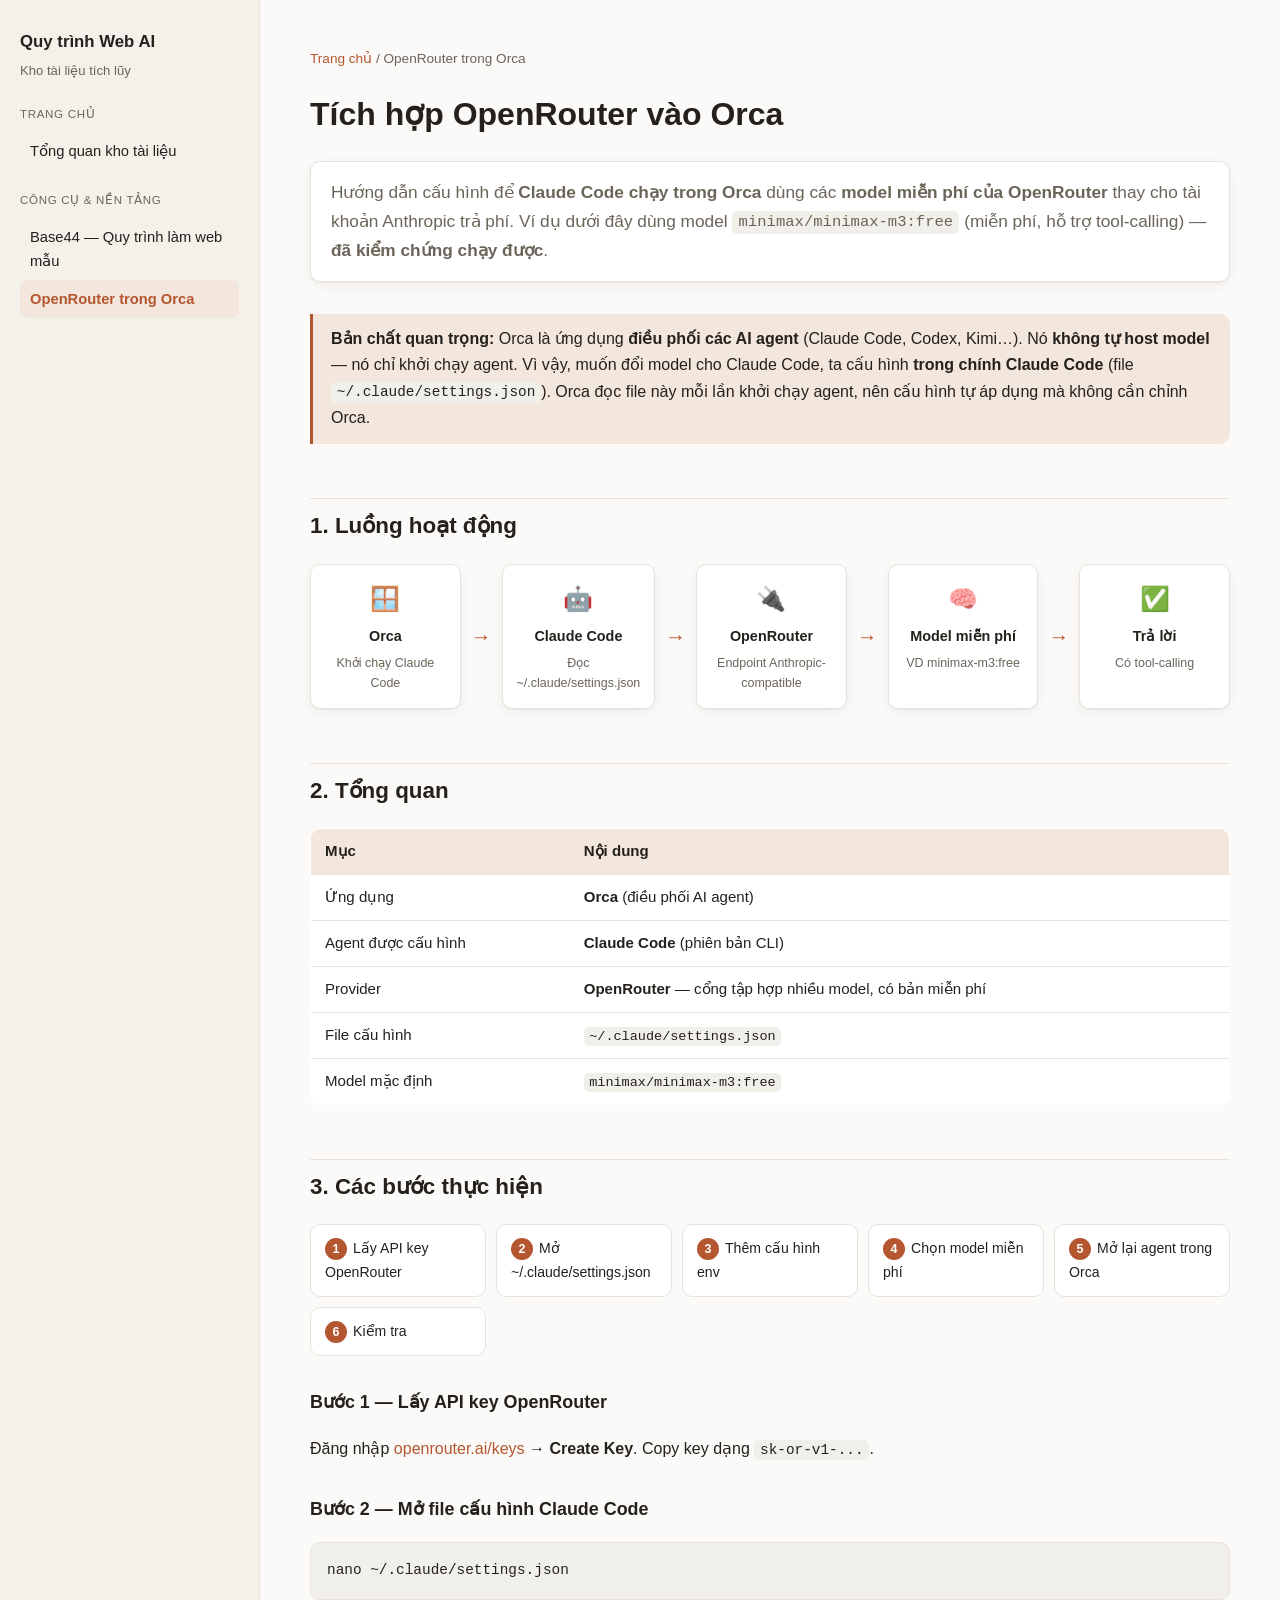
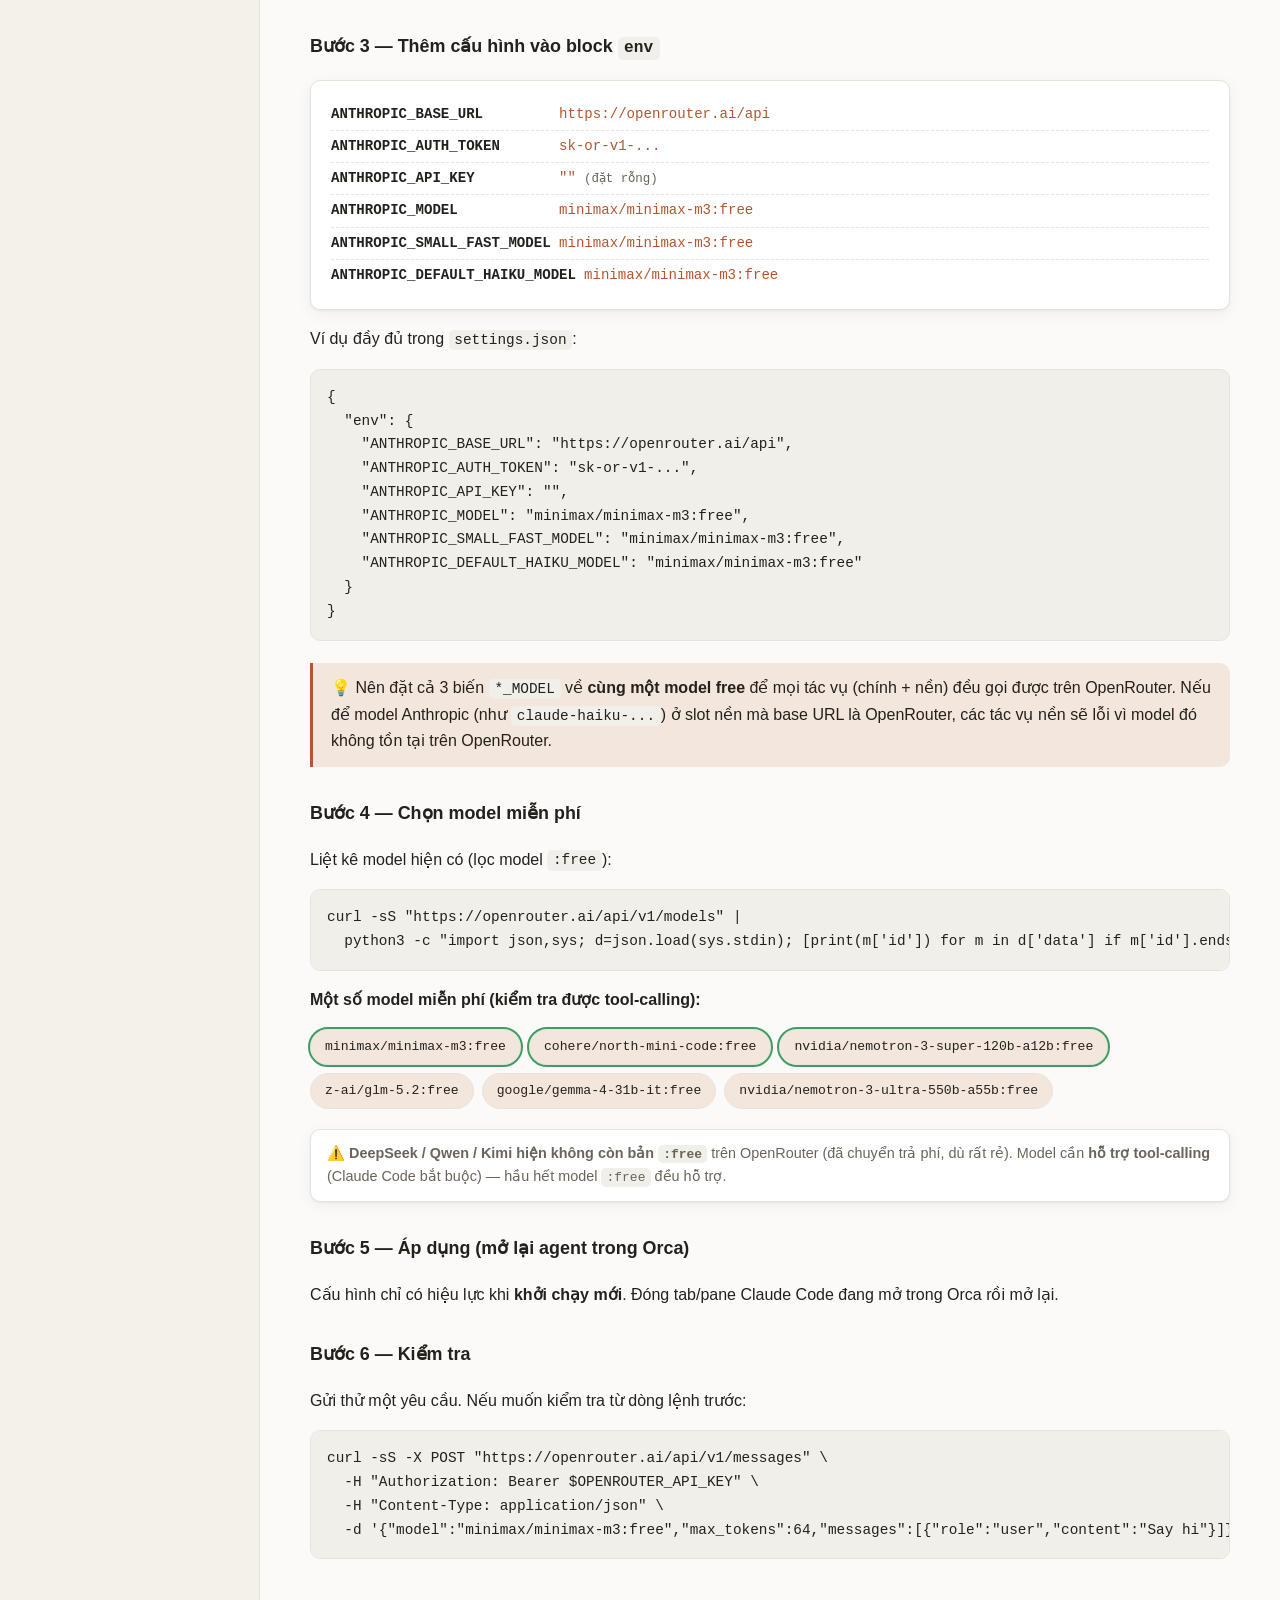
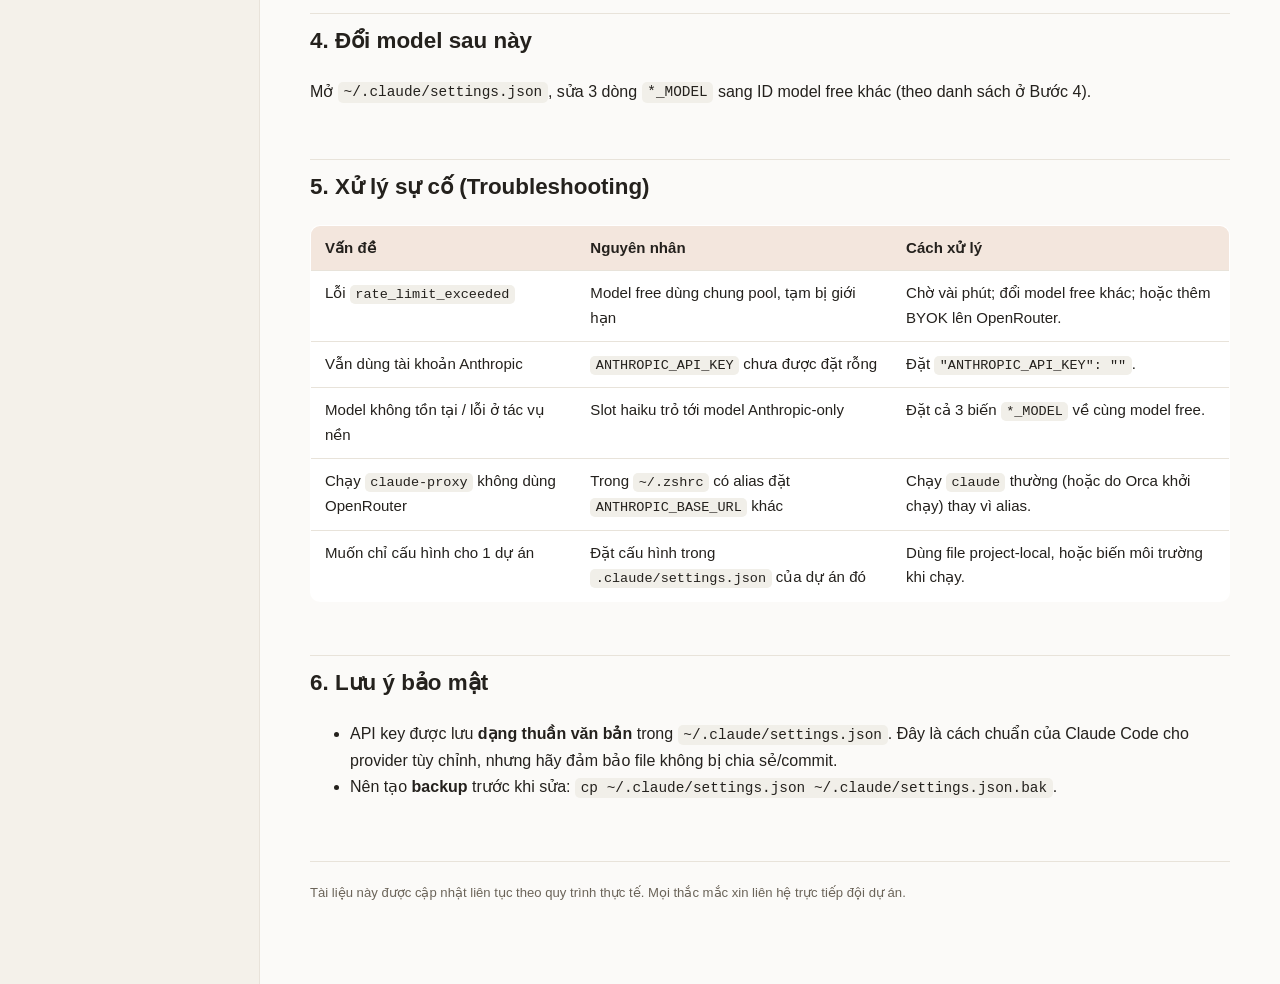
<file: docs/openrouter-vao-orca.html>
<!doctype html>
<html lang="vi">
<head>
<meta charset="utf-8">
<meta name="viewport" content="width=device-width, initial-scale=1">
<title>Tích hợp OpenRouter vào Orca — Dùng model miễn phí cho Claude Code</title>
<link rel="stylesheet" href="../assets/style.css">
<style>
  /* Các thành phần trực quan bổ sung riêng cho tài liệu này */
  .flow {
    display: flex;
    flex-wrap: wrap;
    align-items: stretch;
    gap: 8px;
    margin: 20px 0;
  }
  .flow-box {
    flex: 1 1 150px;
    background: var(--bg-elevated);
    border: 1px solid var(--border);
    border-radius: var(--radius);
    padding: 14px 14px;
    text-align: center;
    font-size: 0.9rem;
    box-shadow: var(--shadow);
  }
  .flow-box .icon { font-size: 1.5rem; display: block; margin-bottom: 6px; }
  .flow-box .name { font-weight: 700; display: block; }
  .flow-box .note { color: var(--text-muted); font-size: 0.78rem; display: block; margin-top: 4px; }
  .flow-arrow {
    align-self: center;
    color: var(--accent);
    font-size: 1.3rem;
    font-weight: 700;
    padding: 0 2px;
  }
  .steps-grid { margin-top: 8px; }
  .env-card {
    background: var(--bg-elevated);
    border: 1px solid var(--border);
    border-radius: var(--radius);
    padding: 18px 20px;
    box-shadow: var(--shadow);
    margin: 14px 0;
  }
  .env-card .env-name {
    font-family: var(--font-mono);
    font-size: 0.88rem;
    display: flex;
    align-items: baseline;
    gap: 8px;
    padding: 4px 0;
    border-bottom: 1px dashed var(--border);
  }
  .env-card .env-name:last-child { border-bottom: none; }
  .env-card .k { font-weight: 600; min-width: 220px; }
  .env-card .v { color: var(--accent); }
  .pill-row { display: flex; flex-wrap: wrap; gap: 8px; margin: 14px 0; }
  .pill {
    background: var(--accent-soft);
    border: 1px solid var(--border);
    color: var(--text);
    border-radius: 999px;
    padding: 6px 14px;
    font-size: 0.82rem;
    font-family: var(--font-mono);
  }
  .pill.ok { outline: 2px solid #3f9d63; }
</style>
</head>
<body>
<div class="layout">
  <aside class="sidebar">
    <a class="sidebar-brand" href="../index.html">Quy trình Web AI</a>
    <span class="sidebar-tagline">Kho tài liệu tích lũy</span>

    <div class="sidebar-section-title">Trang chủ</div>
    <nav>
      <ul>
        <li><a href="../index.html">Tổng quan kho tài liệu</a></li>
      </ul>
    </nav>

    <div class="sidebar-section-title">Công cụ &amp; Nền tảng</div>
    <nav>
      <ul>
        <li><a href="base44-quy-trinh-lam-web.html">Base44 — Quy trình làm web mẫu</a></li>
        <li><a href="openrouter-vao-orca.html" class="active">OpenRouter trong Orca</a></li>
      </ul>
    </nav>
  </aside>

  <main class="content">
    <div class="content-inner">
      <div class="breadcrumb"><a href="../index.html">Trang chủ</a> / OpenRouter trong Orca</div>

      <header class="page-header">
        <h1>Tích hợp OpenRouter vào Orca</h1>
      </header>

      <p class="page-lede">
        Hướng dẫn cấu hình để <strong>Claude Code chạy trong Orca</strong> dùng các
        <strong>model miễn phí của OpenRouter</strong> thay cho tài khoản Anthropic trả phí.
        Ví dụ dưới đây dùng model <code>minimax/minimax-m3:free</code> (miễn phí, hỗ trợ
        tool-calling) — <strong>đã kiểm chứng chạy được</strong>.
      </p>

      <blockquote>
        <strong>Bản chất quan trọng:</strong> Orca là ứng dụng <strong>điều phối các AI agent</strong>
        (Claude Code, Codex, Kimi…). Nó <strong>không tự host model</strong> — nó chỉ khởi chạy agent.
        Vì vậy, muốn đổi model cho Claude Code, ta cấu hình <strong>trong chính Claude Code</strong>
        (file <code>~/.claude/settings.json</code>). Orca đọc file này mỗi lần khởi chạy agent,
        nên cấu hình tự áp dụng mà không cần chỉnh Orca.
      </blockquote>

      <h2 id="luong-hoat-dong">1. Luồng hoạt động</h2>
      <div class="flow">
        <div class="flow-box">
          <span class="icon">🪟</span>
          <span class="name">Orca</span>
          <span class="note">Khởi chạy Claude Code</span>
        </div>
        <div class="flow-arrow">→</div>
        <div class="flow-box">
          <span class="icon">🤖</span>
          <span class="name">Claude Code</span>
          <span class="note">Đọc ~/.claude/settings.json</span>
        </div>
        <div class="flow-arrow">→</div>
        <div class="flow-box">
          <span class="icon">🔌</span>
          <span class="name">OpenRouter</span>
          <span class="note">Endpoint Anthropic-compatible</span>
        </div>
        <div class="flow-arrow">→</div>
        <div class="flow-box">
          <span class="icon">🧠</span>
          <span class="name">Model miễn phí</span>
          <span class="note">VD minimax-m3:free</span>
        </div>
        <div class="flow-arrow">→</div>
        <div class="flow-box">
          <span class="icon">✅</span>
          <span class="name">Trả lời</span>
          <span class="note">Có tool-calling</span>
        </div>
      </div>

      <h2 id="tong-quan">2. Tổng quan</h2>
      <table>
        <thead><tr><th>Mục</th><th>Nội dung</th></tr></thead>
        <tbody>
          <tr><td>Ứng dụng</td><td><strong>Orca</strong> (điều phối AI agent)</td></tr>
          <tr><td>Agent được cấu hình</td><td><strong>Claude Code</strong> (phiên bản CLI)</td></tr>
          <tr><td>Provider</td><td><strong>OpenRouter</strong> — cổng tập hợp nhiều model, có bản miễn phí</td></tr>
          <tr><td>File cấu hình</td><td><code>~/.claude/settings.json</code></td></tr>
          <tr><td>Model mặc định</td><td><code>minimax/minimax-m3:free</code></td></tr>
        </tbody>
      </table>

      <h2 id="cac-buoc">3. Các bước thực hiện</h2>
      <div class="steps-grid">
        <div class="step-chip"><span class="num">1</span>Lấy API key OpenRouter</div>
        <div class="step-chip"><span class="num">2</span>Mở ~/.claude/settings.json</div>
        <div class="step-chip"><span class="num">3</span>Thêm cấu hình env</div>
        <div class="step-chip"><span class="num">4</span>Chọn model miễn phí</div>
        <div class="step-chip"><span class="num">5</span>Mở lại agent trong Orca</div>
        <div class="step-chip"><span class="num">6</span>Kiểm tra</div>
      </div>

      <h3>Bước 1 — Lấy API key OpenRouter</h3>
      <p>Đăng nhập <a href="https://openrouter.ai/keys" target="_blank" rel="noopener">openrouter.ai/keys</a> → <strong>Create Key</strong>. Copy key dạng <code>sk-or-v1-...</code>.</p>

      <h3>Bước 2 — Mở file cấu hình Claude Code</h3>
      <pre><code>nano ~/.claude/settings.json</code></pre>

      <h3>Bước 3 — Thêm cấu hình vào block <code>env</code></h3>
      <div class="env-card">
        <div class="env-name"><span class="k">ANTHROPIC_BASE_URL</span> <span class="v">https://openrouter.ai/api</span></div>
        <div class="env-name"><span class="k">ANTHROPIC_AUTH_TOKEN</span> <span class="v">sk-or-v1-...</span></div>
        <div class="env-name"><span class="k">ANTHROPIC_API_KEY</span> <span class="v">""</span> <span style="color:var(--text-muted);font-size:.78rem;">(đặt rỗng)</span></div>
        <div class="env-name"><span class="k">ANTHROPIC_MODEL</span> <span class="v">minimax/minimax-m3:free</span></div>
        <div class="env-name"><span class="k">ANTHROPIC_SMALL_FAST_MODEL</span> <span class="v">minimax/minimax-m3:free</span></div>
        <div class="env-name"><span class="k">ANTHROPIC_DEFAULT_HAIKU_MODEL</span> <span class="v">minimax/minimax-m3:free</span></div>
      </div>
      <p>Ví dụ đầy đủ trong <code>settings.json</code>:</p>
      <pre><code>{
  "env": {
    "ANTHROPIC_BASE_URL": "https://openrouter.ai/api",
    "ANTHROPIC_AUTH_TOKEN": "sk-or-v1-...",
    "ANTHROPIC_API_KEY": "",
    "ANTHROPIC_MODEL": "minimax/minimax-m3:free",
    "ANTHROPIC_SMALL_FAST_MODEL": "minimax/minimax-m3:free",
    "ANTHROPIC_DEFAULT_HAIKU_MODEL": "minimax/minimax-m3:free"
  }
}</code></pre>

      <blockquote>
        💡 Nên đặt cả 3 biến <code>*_MODEL</code> về <strong>cùng một model free</strong> để mọi tác vụ
        (chính + nền) đều gọi được trên OpenRouter. Nếu để model Anthropic (như
        <code>claude-haiku-...</code>) ở slot nền mà base URL là OpenRouter, các tác vụ nền sẽ lỗi vì
        model đó không tồn tại trên OpenRouter.
      </blockquote>

      <h3>Bước 4 — Chọn model miễn phí</h3>
      <p>Liệt kê model hiện có (lọc model <code>:free</code>):</p>
      <pre><code>curl -sS "https://openrouter.ai/api/v1/models" |
  python3 -c "import json,sys; d=json.load(sys.stdin); [print(m['id']) for m in d['data'] if m['id'].endswith(':free')]"</code></pre>

      <p><strong>Một số model miễn phí (kiểm tra được tool-calling):</strong></p>
      <div class="pill-row">
        <span class="pill ok">minimax/minimax-m3:free</span>
        <span class="pill ok">cohere/north-mini-code:free</span>
        <span class="pill ok">nvidia/nemotron-3-super-120b-a12b:free</span>
        <span class="pill">z-ai/glm-5.2:free</span>
        <span class="pill">google/gemma-4-31b-it:free</span>
        <span class="pill">nvidia/nemotron-3-ultra-550b-a55b:free</span>
      </div>
      <p class="page-lede" style="padding:12px 16px; font-size:0.9rem;">
        ⚠️ <strong>DeepSeek / Qwen / Kimi hiện không còn bản <code>:free</code></strong> trên OpenRouter
        (đã chuyển trả phí, dù rất rẻ). Model cần <strong>hỗ trợ tool-calling</strong> (Claude Code bắt
        buộc) — hầu hết model <code>:free</code> đều hỗ trợ.
      </p>

      <h3>Bước 5 — Áp dụng (mở lại agent trong Orca)</h3>
      <p>Cấu hình chỉ có hiệu lực khi <strong>khởi chạy mới</strong>. Đóng tab/pane Claude Code đang mở trong Orca rồi mở lại.</p>

      <h3>Bước 6 — Kiểm tra</h3>
      <p>Gửi thử một yêu cầu. Nếu muốn kiểm tra từ dòng lệnh trước:</p>
      <pre><code>curl -sS -X POST "https://openrouter.ai/api/v1/messages" \
  -H "Authorization: Bearer $OPENROUTER_API_KEY" \
  -H "Content-Type: application/json" \
  -d '{"model":"minimax/minimax-m3:free","max_tokens":64,"messages":[{"role":"user","content":"Say hi"}]}'</code></pre>

      <h2 id="doi-model">4. Đổi model sau này</h2>
      <p>Mở <code>~/.claude/settings.json</code>, sửa 3 dòng <code>*_MODEL</code> sang ID model free khác (theo danh sách ở Bước 4).</p>

      <h2 id="su-co">5. Xử lý sự cố (Troubleshooting)</h2>
      <table>
        <thead><tr><th>Vấn đề</th><th>Nguyên nhân</th><th>Cách xử lý</th></tr></thead>
        <tbody>
          <tr><td>Lỗi <code>rate_limit_exceeded</code></td><td>Model free dùng chung pool, tạm bị giới hạn</td><td>Chờ vài phút; đổi model free khác; hoặc thêm BYOK lên OpenRouter.</td></tr>
          <tr><td>Vẫn dùng tài khoản Anthropic</td><td><code>ANTHROPIC_API_KEY</code> chưa được đặt rỗng</td><td>Đặt <code>"ANTHROPIC_API_KEY": ""</code>.</td></tr>
          <tr><td>Model không tồn tại / lỗi ở tác vụ nền</td><td>Slot haiku trỏ tới model Anthropic-only</td><td>Đặt cả 3 biến <code>*_MODEL</code> về cùng model free.</td></tr>
          <tr><td>Chạy <code>claude-proxy</code> không dùng OpenRouter</td><td>Trong <code>~/.zshrc</code> có alias đặt <code>ANTHROPIC_BASE_URL</code> khác</td><td>Chạy <code>claude</code> thường (hoặc do Orca khởi chạy) thay vì alias.</td></tr>
          <tr><td>Muốn chỉ cấu hình cho 1 dự án</td><td>Đặt cấu hình trong <code>.claude/settings.json</code> của dự án đó</td><td>Dùng file project-local, hoặc biến môi trường khi chạy.</td></tr>
        </tbody>
      </table>

      <h2 id="bao-mat">6. Lưu ý bảo mật</h2>
      <ul>
        <li>API key được lưu <strong>dạng thuần văn bản</strong> trong <code>~/.claude/settings.json</code>. Đây là cách chuẩn của Claude Code cho provider tùy chỉnh, nhưng hãy đảm bảo file không bị chia sẻ/commit.</li>
        <li>Nên tạo <strong>backup</strong> trước khi sửa: <code>cp ~/.claude/settings.json ~/.claude/settings.json.bak</code>.</li>
      </ul>

      <div class="page-footer">
        Tài liệu này được cập nhật liên tục theo quy trình thực tế. Mọi thắc mắc xin liên hệ trực tiếp đội dự án.
      </div>
    </div>
  </main>
</div>
</body>
</html>
</file>
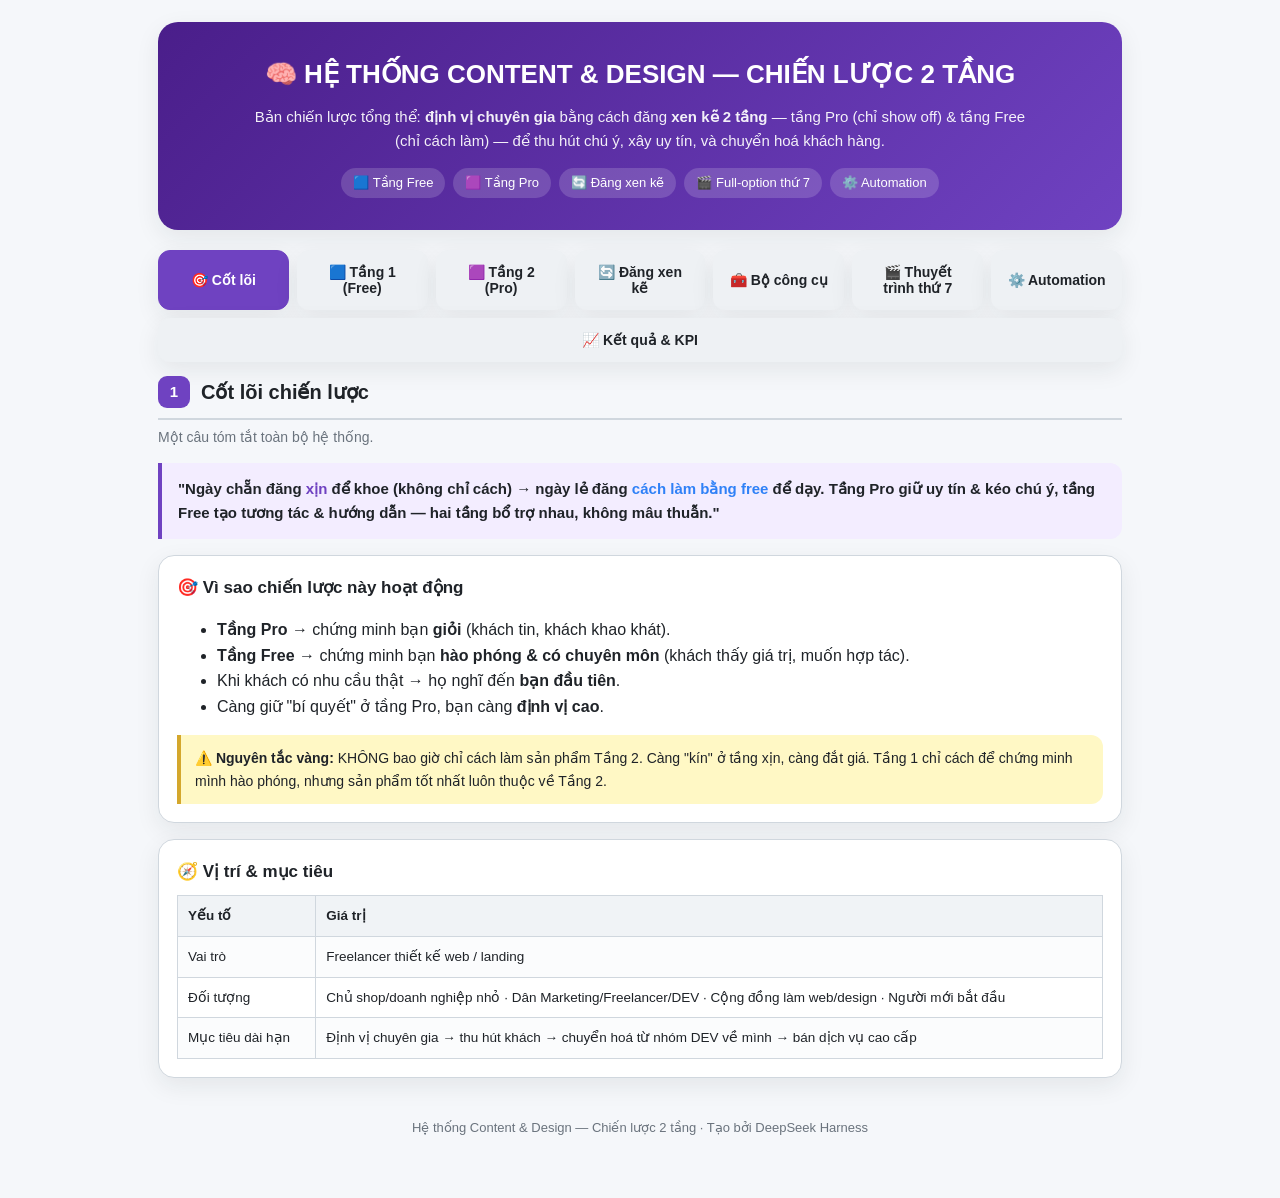
<file: docs/chien-dich-facebook-web-ai/content-design-system.html>
<!DOCTYPE html>
<html lang="vi">
<head>
<meta charset="UTF-8" />
<meta name="viewport" content="width=device-width, initial-scale=1.0" />
<title>Hệ thống Content &amp; Design — Chiến lược 2 tầng</title>
<style>
  :root{--bg:#f5f7fa;--card:#fff;--ink:#1f2328;--muted:#6a737d;--brand:#2f81f7;--brand-soft:#e7f5ff;--ok:#1f883d;--ok-soft:#dafbe1;--warn:#d4a72c;--warn-soft:#fff8c5;--red:#d1242f;--red-soft:#ffebe9;--purple:#6f42c1;--purple-soft:#f3edff;--line:#d0d7de;--shadow:0 8px 24px rgba(31,35,40,.08)}
  *{box-sizing:border-box}
  body{margin:0;background:var(--bg);color:var(--ink);font-family:-apple-system,BlinkMacSystemFont,"Segoe UI",Roboto,Helvetica,Arial,"Apple Color Emoji","Segoe UI Emoji",sans-serif;line-height:1.6}
  .wrap{max-width:1000px;margin:0 auto;padding:22px 18px 60px}

  .hero{text-align:center;padding:32px 22px;background:linear-gradient(135deg,#4a1e8a,#6f42c1);color:#fff;border-radius:20px;box-shadow:var(--shadow)}
  .hero h1{margin:0 0 9px;font-size:26px}
  .hero p{margin:0;opacity:.93;font-size:15px;max-width:780px;margin-inline:auto}
  .hero .tags{margin-top:15px;display:flex;flex-wrap:wrap;gap:8px;justify-content:center}
  .hero .tags span{background:rgba(255,255,255,.16);padding:5px 12px;border-radius:999px;font-size:13px}

  .tabs{display:flex;gap:8px;margin:20px 0 14px;flex-wrap:wrap}
  .tab-btn{flex:1;min-width:120px;border:none;background:#eef1f4;color:var(--ink);font-size:14px;font-weight:700;padding:13px 14px;border-radius:12px;cursor:pointer;border:1px solid transparent;transition:.15s;box-shadow:var(--shadow)}
  .tab-btn:hover{background:var(--purple-soft)}
  .tab-btn.active{background:var(--purple);color:#fff;border-color:var(--purple)}
  .panel{display:none}.panel.show{display:block}

  h2.sec{font-size:20px;margin:0 0 6px;display:flex;align-items:center;gap:11px;padding-bottom:10px;border-bottom:2px solid var(--line)}
  h2.sec .num{background:var(--purple);color:#fff;width:32px;height:32px;border-radius:9px;display:inline-flex;align-items:center;justify-content:center;font-size:15px;flex:none}
  .sub{color:var(--muted);font-size:14px;margin:2px 0 14px}

  .card{background:var(--card);border:1px solid var(--line);border-radius:16px;padding:18px;box-shadow:var(--shadow);margin-bottom:16px}
  .card h3{margin:0 0 10px;font-size:17px}
  .card h4{margin:0 0 8px;font-size:15.5px}
  .card p{margin:6px 0}
  table{width:100%;border-collapse:collapse;font-size:13.5px;margin-top:8px}
  th,td{border:1px solid var(--line);padding:9px 10px;text-align:left;vertical-align:top}
  th{background:#f0f3f6;font-weight:700}
  tr:nth-child(even) td{background:#fbfcfd}

  .pill{display:inline-block;padding:2px 9px;border-radius:999px;font-size:12px;font-weight:700;white-space:nowrap}
  .pill.b{background:var(--brand-soft);color:#0a3069}
  .pill.p{background:var(--purple-soft);color:#4a1e8a}
  .pill.g{background:var(--ok-soft);color:var(--ok)}
  .pill.y{background:var(--warn-soft);color:#6f5700}

  .lead{border-left:4px solid var(--brand);background:var(--brand-soft);padding:12px 14px;border-radius:0 12px 12px 0;font-size:14px}
  .warn{border-left:4px solid var(--warn);background:var(--warn-soft);padding:12px 14px;border-radius:0 12px 12px 0;font-size:14px}
  .danger{border-left:4px solid var(--red);background:var(--red-soft);padding:12px 14px;border-radius:0 12px 12px 0;font-size:14px}
  .quote{border-left:4px solid var(--purple);background:var(--purple-soft);padding:14px 16px;border-radius:0 12px 12px 0;font-size:15px;font-weight:600}

  .tier{display:grid;grid-template-columns:1fr 1fr;gap:16px}
  @media(max-width:680px){.tier{grid-template-columns:1fr}}
  .tier-card{border-radius:16px;padding:18px;box-shadow:var(--shadow)}
  .tier-card.t1{background:linear-gradient(160deg,#eef6ff,#f6f8fa);border:2px solid var(--brand)}
  .tier-card.t2{background:linear-gradient(160deg,#f3edff,#f6f8fa);border:2px solid var(--purple)}
  .tier-card h3{margin:0 0 4px;font-size:18px}
  .tier-card .badge{display:inline-block;padding:3px 11px;border-radius:999px;font-size:12px;font-weight:800;margin-bottom:10px}
  .tier-card .badge.b1{background:var(--brand);color:#fff}
  .tier-card .badge.b2{background:var(--purple);color:#fff}
  .tier-card ul{margin:0;padding-left:18px}
  .tier-card li{margin:5px 0;font-size:14px}

  .check{list-style:none;padding-left:0;margin:6px 0}
  .check li{margin:7px 0;padding-left:30px;position:relative}
  .check li::before{content:"";position:absolute;left:0;top:2px;width:18px;height:18px;border:2px solid var(--ok);border-radius:5px}
  .check li.checked::after{content:"✓";position:absolute;left:3px;top:1px;color:var(--ok);font-weight:800;font-size:14px}

  .grid2{display:grid;grid-template-columns:1fr 1fr;gap:16px}
  @media(max-width:640px){.grid2{grid-template-columns:1fr}}

  .func{font-family:ui-monospace,SFMono-Regular,Menlo,monospace;font-size:12.5px;background:#0d1117;color:#c9d1d9;border-radius:8px;padding:10px 12px;white-space:pre;overflow:auto;line-height:1.5}
  .func b{color:#7ee787}

  .kpi{display:grid;grid-template-columns:repeat(auto-fit,minmax(150px,1fr));gap:12px;margin-top:8px}
  .kpi .k{background:#f0f3f6;border:1px solid var(--line);border-radius:12px;padding:12px;text-align:center}
  .kpi .k .v{font-size:22px;font-weight:800;color:var(--purple)}
  .kpi .k .l{font-size:12.5px;color:var(--muted)}

  .agenda{display:grid;grid-template-columns:repeat(auto-fit,minmax(180px,1fr));gap:12px;margin-top:12px}
  .agenda .a{background:#f6f8fa;border:1px solid var(--line);border-radius:12px;padding:14px}
  .agenda .a .n{font-size:22px;font-weight:800;color:var(--purple)}
  .agenda .a .t{font-size:14px;font-weight:700;margin:2px 0 4px}
  .agenda .a .d{font-size:12.5px;color:var(--muted)}

  footer{text-align:center;margin-top:40px;color:var(--muted);font-size:13px}
  .toast{position:fixed;bottom:22px;left:50%;transform:translateX(-50%) translateY(30px);background:#1f2328;color:#fff;padding:11px 18px;border-radius:12px;font-size:14px;opacity:0;transition:.25s;z-index:50;box-shadow:var(--shadow)}
  .toast.show{opacity:1;transform:translateX(-50%) translateY(0)}
</style>
</head>
<body>
<div class="wrap">

  <header class="hero">
    <h1>🧠 HỆ THỐNG CONTENT &amp; DESIGN — CHIẾN LƯỢC 2 TẦNG</h1>
    <p>Bản chiến lược tổng thể: <b>định vị chuyên gia</b> bằng cách đăng <b>xen kẽ 2 tầng</b> — tầng Pro (chỉ show off) &amp; tầng Free (chỉ cách làm) — để thu hút chú ý, xây uy tín, và chuyển hoá khách hàng.</p>
    <div class="tags"><span>🟦 Tầng Free</span><span>🟪 Tầng Pro</span><span>🔄 Đăng xen kẽ</span><span>🎬 Full-option thứ 7</span><span>⚙️ Automation</span></div>
  </header>

  <div class="tabs">
    <button class="tab-btn active" data-tab="t1">🎯 Cốt lõi</button>
    <button class="tab-btn" data-tab="t2">🟦 Tầng 1 (Free)</button>
    <button class="tab-btn" data-tab="t3">🟪 Tầng 2 (Pro)</button>
    <button class="tab-btn" data-tab="t4">🔄 Đăng xen kẽ</button>
    <button class="tab-btn" data-tab="t5">🧰 Bộ công cụ</button>
    <button class="tab-btn" data-tab="t6">🎬 Thuyết trình thứ 7</button>
    <button class="tab-btn" data-tab="t7">⚙️ Automation</button>
    <button class="tab-btn" data-tab="t8">📈 Kết quả &amp; KPI</button>
  </div>

  <!-- T1: CỐT LÕI -->
  <div class="panel show" id="t1">
    <h2 class="sec"><span class="num">1</span>Cốt lõi chiến lược</h2>
    <p class="sub">Một câu tóm tắt toàn bộ hệ thống.</p>
    <div class="quote">"Ngày chẵn đăng <span style="color:#6f42c1">xịn</span> để khoe (không chỉ cách) → ngày lẻ đăng <span style="color:#2f81f7">cách làm bằng free</span> để dạy. Tầng Pro giữ uy tín &amp; kéo chú ý, tầng Free tạo tương tác &amp; hướng dẫn — <b>hai tầng bổ trợ nhau, không mâu thuẫn.</b>"</div>

    <div class="card" style="margin-top:16px">
      <h3>🎯 Vì sao chiến lược này hoạt động</h3>
      <ul class="clean">
        <li><b>Tầng Pro</b> → chứng minh bạn <b>giỏi</b> (khách tin, khách khao khát).</li>
        <li><b>Tầng Free</b> → chứng minh bạn <b>hào phóng &amp; có chuyên môn</b> (khách thấy giá trị, muốn hợp tác).</li>
        <li>Khi khách có nhu cầu thật → họ nghĩ đến <b>bạn đầu tiên</b>.</li>
        <li>Càng giữ "bí quyết" ở tầng Pro, bạn càng <b>định vị cao</b>.</li>
      </ul>
      <div class="warn" style="margin-top:12px">⚠️ <b>Nguyên tắc vàng:</b> KHÔNG bao giờ chỉ cách làm sản phẩm Tầng 2. Càng "kín" ở tầng xịn, càng đắt giá. Tầng 1 chỉ cách để chứng minh mình hào phóng, nhưng sản phẩm tốt nhất luôn thuộc về Tầng 2.</div>
    </div>

    <div class="card">
      <h3>🧭 Vị trí &amp; mục tiêu</h3>
      <table>
        <tr><th>Yếu tố</th><th>Giá trị</th></tr>
        <tr><td>Vai trò</td><td>Freelancer thiết kế web / landing</td></tr>
        <tr><td>Đối tượng</td><td>Chủ shop/doanh nghiệp nhỏ · Dân Marketing/Freelancer/DEV · Cộng đồng làm web/design · Người mới bắt đầu</td></tr>
        <tr><td>Mục tiêu dài hạn</td><td>Định vị chuyên gia → thu hút khách → chuyển hoá từ nhóm DEV về mình → bán dịch vụ cao cấp</td></tr>
      </table>
    </div>
  </div>

  <!-- T2: TẦNG 1 -->
  <div class="panel" id="t2">
    <h2 class="sec"><span class="num">2</span>Tầng 1 — "AI cũng làm được" (Free / Phổ thông)</h2>
    <p class="sub">Dùng cho các bài HƯỚNG DẪN, chỉ cách làm bằng công cụ miễn phí.</p>
    <div class="tier">
      <div class="tier-card t1">
        <span class="badge b1">🟦 TẦNG 1 — FREE</span>
        <h3>Ai cũng làm được</h3>
        <ul>
          <li><b>Sản phẩm:</b> web, landing, HTML giao diện đẹp, thẩm mỹ, <b>không đại trà</b>.</li>
          <li><b>Công cụ:</b> chỉ dùng web AI miễn phí + công cụ free (Canva, CapCut, Figma free...).</li>
          <li><b>Độ khó:</b> thấp, không cần code.</li>
          <li><b>Vai trò:</b> <b>gieo hạt + hướng dẫn</b> — đưa nguồn làm từ đâu, dạy người khác tự làm.</li>
          <li><b>Mục tiêu:</b> kéo đại chúng, tạo tương tác, xây cộng đồng, chứng tỏ giá trị.</li>
        </ul>
      </div>
      <div class="card" style="margin:0">
        <h4>🎯 Nội dung bạn SẢN XUẤT (tầng này)</h4>
        <p><b>Sản phẩm:</b> Web, landing HTML giao diện đẹp, thẩm mỹ, <b>không đại trà</b> — được chọn làm vì <b>ai cũng làm được</b>.</p>
        <p><b>Mục tiêu:</b> <b>Đưa nguồn làm từ đâu</b> + hướng dẫn cho người khác làm.</p>
        <div class="lead" style="margin-top:10px">💡 Càng "chỉ cách tận nơi", khách càng thấy bạn hào phóng &amp; đáng hợp tác. Đây là "mồi" để kéo tương tác.</div>
      </div>
    </div>
    <div class="card" style="margin-top:20px">
      <h3>Examples bài Tầng 1 (chỉ cách)</h3>
      <ul class="clean">
        <li>"Cách tạo landing đẹp bằng web AI miễn phí trong 10 phút"</li>
        <li>"3 công cụ free ai cũng làm được banner đẹp"</li>
        <li>"Cách dựng video giới thiệu bằng CapCut"</li>
        <li>"Nguồn tải template mockup miễn phí"</li>
      </ul>
    </div>
  </div>

  <!-- T3: TẦNG 2 -->
  <div class="panel" id="t3">
    <h2 class="sec"><span class="num">3</span>Tầng 2 — "Chỉ mình làm được" (Pro / Cao cấp)</h2>
    <p class="sub">Dùng cho các bài SHOW OFF — bạn chỉ khoe, không tiết lộ cách làm.</p>
    <div class="tier">
      <div class="tier-card t2">
        <span class="badge b2">🟪 TẦNG 2 — PRO</span>
        <h3>Chỉ mình làm được</h3>
        <ul>
          <li><b>Sản phẩm:</b> giao diện <b>xịn sò</b>, hiệu ứng mượt, thương hiệu đẹp, sản phẩm "đắt".</li>
          <li><b>Công cụ:</b> <b>trả phí</b> hoặc đòi hỏi <b>kỹ thuật cao, setup nhiều</b>.</li>
          <li><b>Độ khó:</b> rất cao, cần kỹ năng chuyên sâu.</li>
          <li><b>Vai trò:</b> <b>chỉ SHOW OFF</b> — KHÔNG chỉ cách. Bạn <b>nắm quy trình nội bộ</b>.</li>
          <li><b>Mục tiêu:</b> định vị <b>Level chuyên gia</b>, thu hút sự chú ý, tạo khao khát.</li>
        </ul>
      </div>
      <div class="card" style="margin:0">
        <h4>🎯 Nội dung bạn SẢN XUẤT (tầng này)</h4>
        <p><b>Giao diện xịn sò</b> — bạn làm bằng công cụ trả phí, đòi hỏi kỹ thuật cao, setup nhiều.</p>
        <p><b>Quy tắc:</b> <b>Không chỉ cách.</b> Bạn nắm quy trình nội bộ, giữ bí quyết.</p>
        <div class="danger" style="margin-top:10px">🚫 <b>Đừng bao giờ</b> tiết lộ cách làm sản phẩm tầng này — đó chính là "hàng rào" bảo vệ định vị chuyên gia của bạn.</div>
      </div>
    </div>
    <div class="card" style="margin-top:20px">
      <h3>Examples bài Tầng 2 (show off)</h3>
      <ul class="clean">
        <li>Landing animation mượt mà — chỉ để ngắm, không hướng dẫn</li>
        <li>Bộ nhận diện thương hiệu "đắt" — khoe kết quả</li>
        <li>Mockup 3D sản phẩm đẹp — cảm nhận trình độ</li>
        <li>Video intro motion graphics — thể hiện năng lực</li>
      </ul>
    </div>
  </div>

  <!-- T4: ĐĂNG XEN KẼ -->
  <div class="panel" id="t4">
    <h2 class="sec"><span class="num">4</span>Chiến thuật đăng xen kẽ (Interleaving)</h2>
    <p class="sub">Nhịp đăng để hai tầng bổ trợ nhau — khoe rồi dạy, dạy rồi lại khoe.</p>

    <div class="card">
      <h3>4.1 Nhịp đăng mẫu chuẩn</h3>
      <table>
        <tr><th>Ngày</th><th>Tầng</th><th>Nội dung</th><th>Mục đích</th></tr>
        <tr><td><b>Ngày A</b></td><td><span class="pill p">Tầng 2 Pro</span></td><td>Đăng 1 giao diện thực sự pro — KHÔNG chỉ cách</td><td>Thu hút sự chú ý, định vị chuyên gia</td></tr>
        <tr><td><b>Ngày B</b></td><td><span class="pill b">Tầng 1 Free</span></td><td>Đăng CHỈ CÁCH làm landing tương tự bằng công cụ free</td><td>Gieo hạt, hướng dẫn, kéo tương tác</td></tr>
        <tr><td><b>Ngày C</b></td><td><span class="pill p">Tầng 2 Pro</span></td><td>1 sản phẩm xịn mới — show off</td><td>Giữ uy tín, gây "wow"</td></tr>
        <tr><td><b>Ngày D</b></td><td><span class="pill b">Tầng 1 Free</span></td><td>1 bài hướng dẫn khác (banner/video/mockup free)</td><td>Đa dạng, giữ nhịp</td></tr>
      </table>
    </div>

    <div class="card">
      <h3>4.2 Nhịp 14 ngày gợi ý</h3>
      <div class="grid2">
        <div>
          <table>
            <tr><th>Ngày</th><th>Tầng</th><th>Chủ đề</th></tr>
            <tr><td>1</td><td><span class="pill p">Pro</span></td><td>Landing "wow" hiệu ứng mượt</td></tr>
            <tr><td>2</td><td><span class="pill b">Free</span></td><td>Cách làm landing gần giống bằng web AI</td></tr>
            <tr><td>3</td><td><span class="pill p">Pro</span></td><td>Banner thương hiệu "đắt"</td></tr>
            <tr><td>4</td><td><span class="pill b">Free</span></td><td>Cách làm banner bằng Canva</td></tr>
            <tr><td>5</td><td><span class="pill p">Pro</span></td><td>Mockup 3D đẹp</td></tr>
            <tr><td>6</td><td><span class="pill b">Free</span></td><td>Cách dựng mockup template free</td></tr>
            <tr><td>7</td><td><span class="pill p">Pro</span></td><td>Video giới thiệu mượt</td></tr>
          </table>
        </div>
        <div>
          <table>
            <tr><th>Ngày</th><th>Tầng</th><th>Chủ đề</th></tr>
            <tr><td>8</td><td><span class="pill b">Free</span></td><td>Cách làm video bằng CapCut</td></tr>
            <tr><td>9</td><td><span class="pill p">Pro</span></td><td>Landing pro #2 — góc nhìn khác</td></tr>
            <tr><td>10</td><td><span class="pill b">Free</span></td><td>Cách dựng landing pro #2 bằng công cụ free</td></tr>
            <tr><td>11</td><td><span class="pill p">Pro</span></td><td>Bộ nhận diện thương hiệu (show off)</td></tr>
            <tr><td>12</td><td><span class="pill b">Free</span></td><td>Cách chọn font/màu đẹp</td></tr>
            <tr><td>13</td><td><span class="pill p">Pro</span></td><td>"Behind the scene" mình làm gì (ẩn bớt)</td></tr>
            <tr><td>14</td><td><span class="pill b">Free</span></td><td>Tổng hợp 5 công cụ free ai cũng dùng được</td></tr>
          </table>
        </div>
      </div>
      <p style="font-size:13px;color:var(--muted);margin-top:10px">💡 Nguyên tắc: mỗi "landing pro" đều có một "bài chỉ cách" tương ứng ngày hôm sau → tạo chuỗi nội dung liền mạch, dễ theo dõi.</p>
    </div>

    <div class="card">
      <h3>4.3 Kết quả chiến thuật này mang lại</h3>
      <table>
        <tr><th>Kết quả</th><th>Mô tả</th></tr>
        <tr><td><b>1. Định vị chuyên gia</b></td><td>Có 1 nhóm khách hàng <b>để ý</b> và nhận diện <b>Level chuyên gia</b> của bạn → họ <b>liên hệ khi cần</b> (ngay lúc đó hoặc sau này).</td></tr>
        <tr><td><b>2. Chuyển hoá từ nhóm DEV</b></td><td>Khách đến từ nhóm làm dev/thiết kế → <b>"MÌNH"</b> — bạn trở thành người họ tin để giao việc / học hỏi / hợp tác.</td></tr>
        <tr><td><b>3. Nhiều cái hay nữa</b></td><td>Xây authority, tạo lead lâu dài, bán dịch vụ cao cấp, mở cộng đồng, hợp tác đối tác, tuyển cộng sự.</td></tr>
      </table>
    </div>
  </div>

  <!-- T5: BỘ CÔNG CỤ -->
  <div class="panel" id="t5">
    <h2 class="sec"><span class="num">5</span>Bộ công cụ theo từng tầng</h2>
    <p class="sub">Công cụ Free dùng để chỉ cách (Tầng 1). Công cụ Pro dùng để show off (Tầng 2) — giữ quy trình nội bộ.</p>

    <div class="card">
      <h3>🌐 Web / Landing</h3>
      <table>
        <tr><th>🟦 Free (chỉ cách)</th><th>🟪 Pro (show off)</th></tr>
        <tr><td>Hostinger Horizons · Framer (free) · Wix ADI · Carrd · 10Web · Google Sites</td><td>Webflow (paid) · Framer (paid) · Custom code (HTML/CSS/JS/React) · Next.js/Tailwind</td></tr>
      </table>
      <h3 style="margin-top:16px">🎨 Banner / Ảnh / Mockup</h3>
      <table>
        <tr><th>🟦 Free</th><th>🟪 Pro</th></tr>
        <tr><td>Canva (free) · Figma (free) · Photopea · remove.bg</td><td>Figma (pro) · Adobe Photoshop/Illustrator · After Effects/Rive/Lottie · Blender · Spline</td></tr>
      </table>
      <h3 style="margin-top:16px">🎬 Video</h3>
      <table>
        <tr><th>🟦 Free</th><th>🟪 Pro</th></tr>
        <tr><td>CapCut (free) · DaVinci Resolve (free) · Canva Video</td><td>Premiere Pro · After Effects · Runway/Pika/Sora</td></tr>
      </table>
      <h3 style="margin-top:16px">🤖 AI hỗ trợ (cả 2 tầng)</h3>
      <table>
        <tr><th>AI</th><th>Dùng cho</th></tr>
        <tr><td>ChatGPT / Gemini / Claude</td><td>Viết copy, kịch bản, ý tưởng</td></tr>
        <tr><td>Midjourney / Bing Image Creator</td><td>Ảnh minh hoạ, mockup AI</td></tr>
      </table>
    </div>
  </div>

  <!-- T6: THUYẾT TRÌNH THỨ 7 -->
  <div class="panel" id="t6">
    <h2 class="sec"><span class="num">6</span>Buổi thuyết trình "Full option" — Thứ 7</h2>
    <p class="sub">Mục tiêu: sản xuất <b>nguyên liệu</b> cho hàng loạt content sắp tới + khởi động hệ thống Automation Content &amp; Design.</p>

    <div class="card">
      <h3>🎯 Mục tiêu buổi thuyết trình</h3>
      <ul class="clean">
        <li>Trình diễn <b>toàn bộ quy trình</b>: web → banner → video → mockup.</li>
        <li><b>Thu được nguyên liệu</b> (video màn hình, ảnh, sản phẩm demo) cho các bài đăng.</li>
        <li>Đặt nền móng cho <b>Hệ thống Automation Content &amp; Design</b>.</li>
      </ul>
    </div>

    <div class="card">
      <h3>🗂️ Agenda 5 phần</h3>
      <div class="agenda">
        <div class="a"><div class="n">1</div><div class="t">Web / Landing</div><div class="d">Làm 1 landing đẹp từ ý tưởng → hoàn chỉnh · 30 phút</div></div>
        <div class="a"><div class="n">2</div><div class="t">Banner</div><div class="d">Thiết kế banner + bộ nhận diện · 25 phút</div></div>
        <div class="a"><div class="n">3</div><div class="t">Video</div><div class="d">Cắt &amp; dựng video giới thiệu · 25 phút</div></div>
        <div class="a"><div class="n">4</div><div class="t">Mockup</div><div class="d">Dựng mockup sản phẩm / đóng gói · 20 phút</div></div>
        <div class="a"><div class="n">5</div><div class="t">Hệ thống</div><div class="d">Quy trình automation — 1 lần làm ra nhiều content · 20 phút</div></div>
      </div>
    </div>

    <div class="card">
      <h3>✅ Checklist nguyên liệu cần thu (trong buổi)</h3>
      <ul class="check">
        <li class="checked">Quay màn hình từng bước làm (web/banner/video/mockup)</li>
        <li class="checked">Chụp/xuất bản mẫu đẹp (đừng quên bản "xịn" tầng 2)</li>
        <li class="checked">Ghi lại lời thoại/hướng dẫn (để thành bài "chỉ cách")</li>
        <li class="checked">Lưu file gốc (Figma/Canva/code) để tái sử dụng</li>
        <li class="checked">Phân loại: cái nào thuộc Tầng 1 (chỉ cách), cái nào thuộc Tầng 2 (chỉ show off)</li>
      </ul>
    </div>

    <div class="card">
      <h3>📦 Bộ tài nguyên sau buổi</h3>
      <table>
        <tr><th>Loại</th><th>🟦 Bản Free (Tầng 1)</th><th>🟪 Bản Pro (Tầng 2)</th></tr>
        <tr><td>Web/Landing</td><td>Landing bằng web AI</td><td>Landing Webflow/custom code</td></tr>
        <tr><td>Banner</td><td>Banner Canva free</td><td>Banner Photoshop/AE</td></tr>
        <tr><td>Video</td><td>Video CapCut</td><td>Video Premiere/AE</td></tr>
        <tr><td>Mockup</td><td>Mockup template free</td><td>Mockup 3D Blender</td></tr>
      </table>
    </div>
  </div>

  <!-- T7: AUTOMATION -->
  <div class="panel" id="t7">
    <h2 class="sec"><span class="num">7</span>Hệ thống Automation Content &amp; Design (Khung)</h2>
    <p class="sub">Tư tưởng cốt lõi: <b>"Làm 1 lần — ra nhiều content"</b>.</p>

    <div class="card">
      <h3>7.1 Tư tưởng</h3>
      <p>Mỗi lần bạn làm 1 sản phẩm, hãy <b>tự động hoá</b> để nó trở thành nhiều content: (1) sản phẩm gốc, (2) ảnh cắt → bài ngắn/ story/ reel, (3) video màn hình → tutorial, (4) bản "xịn" → bài show off, (5) caption → kịch bản.</p>
    </div>

    <div class="card">
      <h3>7.2 Pipeline Automation</h3>
      <table>
        <tr><th>Bước</th><th>Công cụ</th><th>Đầu ra</th></tr>
        <tr><td>Ghi hình màn hình</td><td>Loom / OBS / Screen Studio</td><td>Video gốc</td></tr>
        <tr><td>Cắt &amp; phụ đề</td><td>CapCut / Descript</td><td>Video ngắn, tutorial</td></tr>
        <tr><td>Thiết kế ảnh/banner</td><td>Canva / Figma (template)</td><td>Ảnh bài đăng</td></tr>
        <tr><td>Viết copy/hashtag</td><td>ChatGPT / template</td><td>Caption</td></tr>
        <tr><td>Lên lịch đăng</td><td>Buffer / Metricool / Meta Suite</td><td>Lịch tự động</td></tr>
        <tr><td>Lưu &amp; tái dùng</td><td>Google Drive / Notion</td><td>Thư viện content</td></tr>
      </table>
    </div>

    <div class="card">
      <h3>7.3 Vòng đời 1 sản phẩm → nhiều content</h3>
      <div class="func"><b>Sản phẩm gốc</b>
   ├─ Ngày 1: Bài Show-off (Tầng 2)
   ├─ Ngày 2: Bài Tutorial free (Tầng 1)
   ├─ Tuần sau: Reel ngắn (từ video màn hình)
   ├─ Tháng sau: Webinar/workshop (từ kiến thức)
   └─ Vĩnh viễn: Thư viện template, tái sử dụng</div>
      <ul class="clean" style="margin-top:12px">
        <li><b>Một lần làm, nhiều lần đăng</b> — tái sử dụng theo vòng đời.</li>
        <li><b>Định dạng chuẩn</b> để dán nhanh: ảnh + caption + hashtag + CTA.</li>
        <li><b>Phân loại tầng tự động:</b> bài Free (chỉ cách) vs bài Pro (show off) — tránh nhầm.</li>
        <li><b>Lưu template</b> để lần sau chỉ đổi nội dung.</li>
      </ul>
    </div>
  </div>

  <!-- T8: KẾT QUẢ & KPI -->
  <div class="panel" id="t8">
    <h2 class="sec"><span class="num">8</span>Kết quả &amp; KPI</h2>
    <p class="sub">Cách nhận biết chiến lược đang hoạt động và đo lường hiệu quả.</p>

    <div class="card">
      <h3>Hệ quả chiến lược</h3>
      <table>
        <tr><th>Hệ quả</th><th>Cách nhận biết</th></tr>
        <tr><td><b>Định vị chuyên gia</b></td><td>Mọi người bình luận "xịn quá", hỏi "làm sao vậy" → bạn có quyền "không tiết lộ".</td></tr>
        <tr><td><b>Khách tìm đến</b></td><td>Họ inbox hỏi "làm giúp mình" / "bao nhiêu".</td></tr>
        <tr><td><b>Chuyển hoá từ DEV</b></td><td>Freelancer/đối tác muốn hợp tác, học hỏi.</td></tr>
      </table>
    </div>

    <div class="card">
      <h3>KPI theo dõi</h3>
      <div class="kpi">
        <div class="k"><div class="v">2 tầng</div><div class="l">Bài Pro + bài Free xen kẽ</div></div>
        <div class="k"><div class="v">🔥</div><div class="l">Tương tác mỗi bài</div></div>
        <div class="k"><div class="v">📩</div><div class="l">Inbox hỏi làm dịch vụ</div></div>
        <div class="k"><div class="v">💰</div><div class="l">Khách chốt</div></div>
        <div class="k"><div class="v">⬆️</div><div class="l">Người theo dõi tăng</div></div>
      </div>
      <ul class="clean" style="margin-top:12px">
        <li>So sánh tương tác <b>bài Pro vs bài Free</b> để điều chỉnh nhịp đăng.</li>
        <li>Theo dõi riêng số liệu từ mỗi loại content (web/banner/video/mockup).</li>
      </ul>
    </div>
  </div>

  <footer>Hệ thống Content &amp; Design — Chiến lược 2 tầng · Tạo bởi DeepSeek Harness</footer>
</div>

<script>
  document.querySelectorAll('.tab-btn').forEach(function(btn){
    btn.addEventListener('click',function(){
      document.querySelectorAll('.tab-btn').forEach(function(b){b.classList.remove('active');});
      document.querySelectorAll('.panel').forEach(function(p){p.classList.remove('show');});
      btn.classList.add('active');
      document.getElementById(btn.dataset.tab).classList.add('show');
      window.scrollTo({top:0,behavior:'smooth'});
    });
  });
</script>
</body>
</html>
</file>
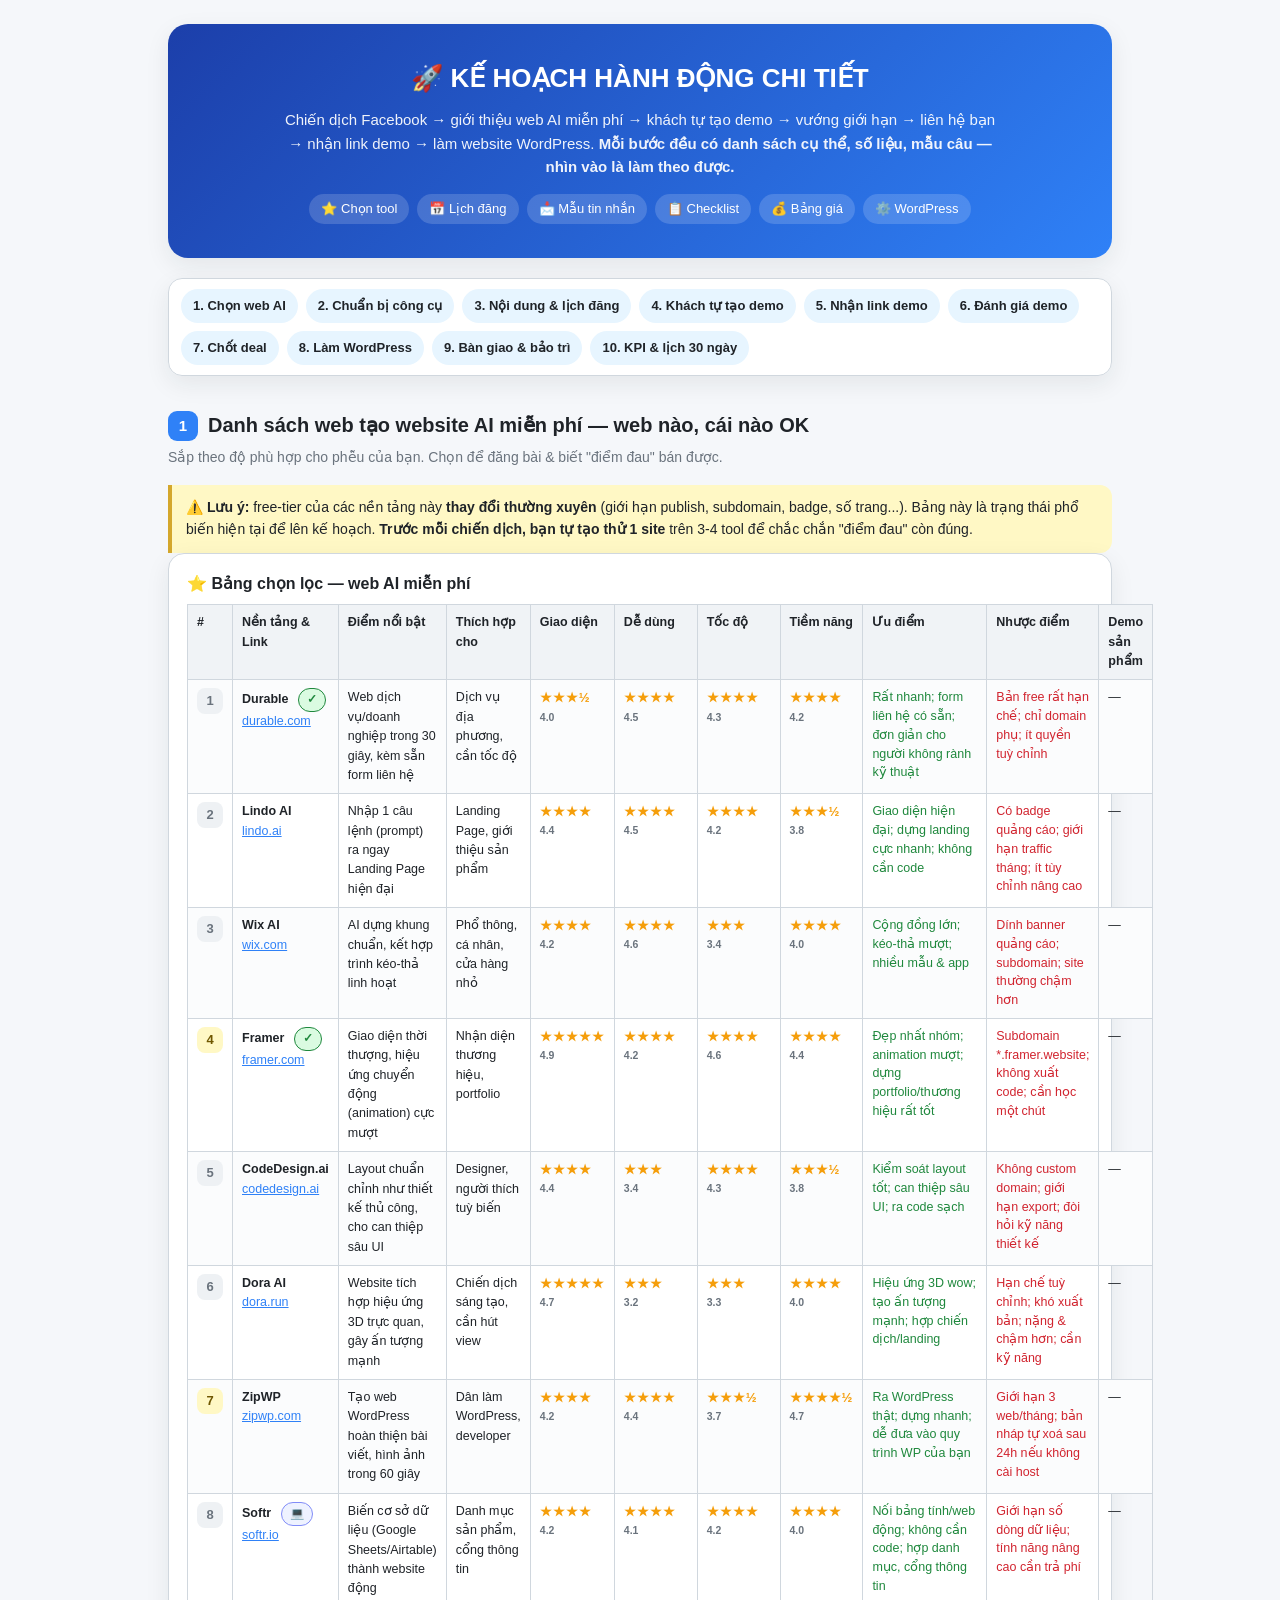
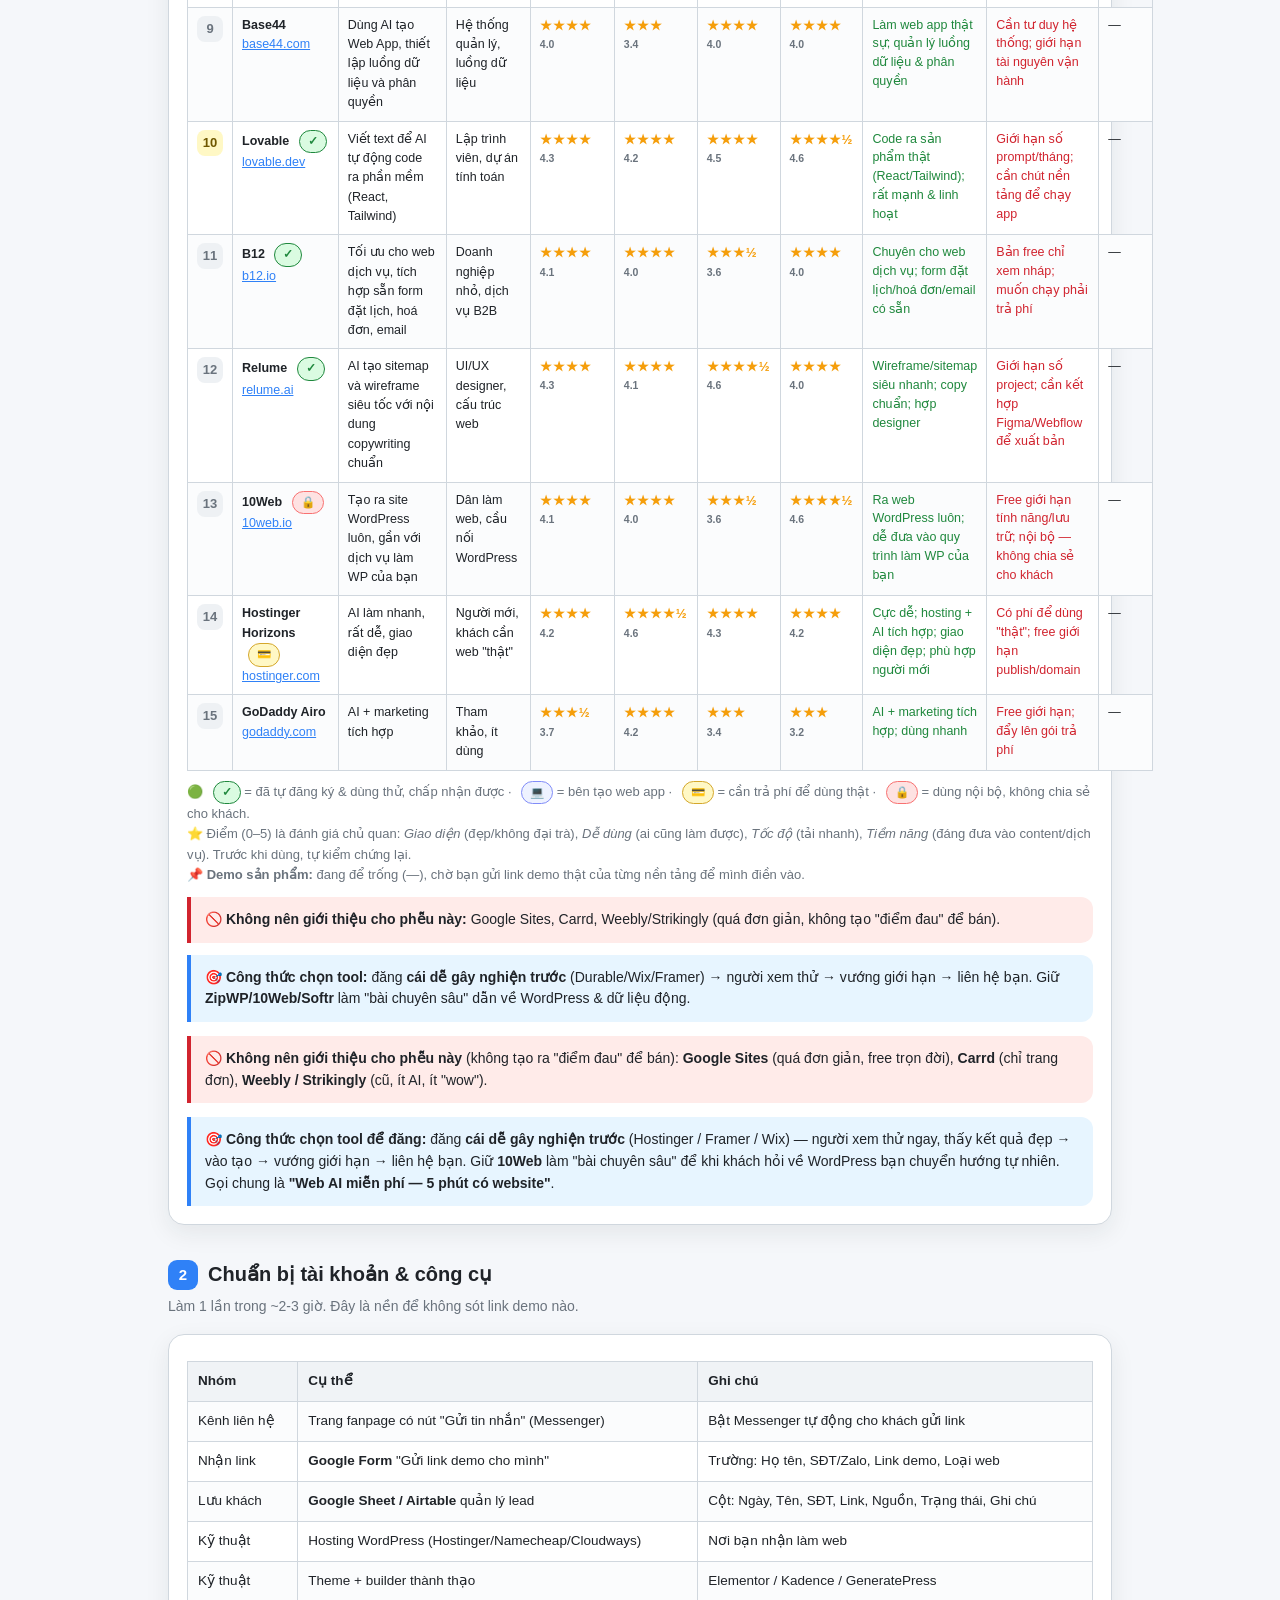
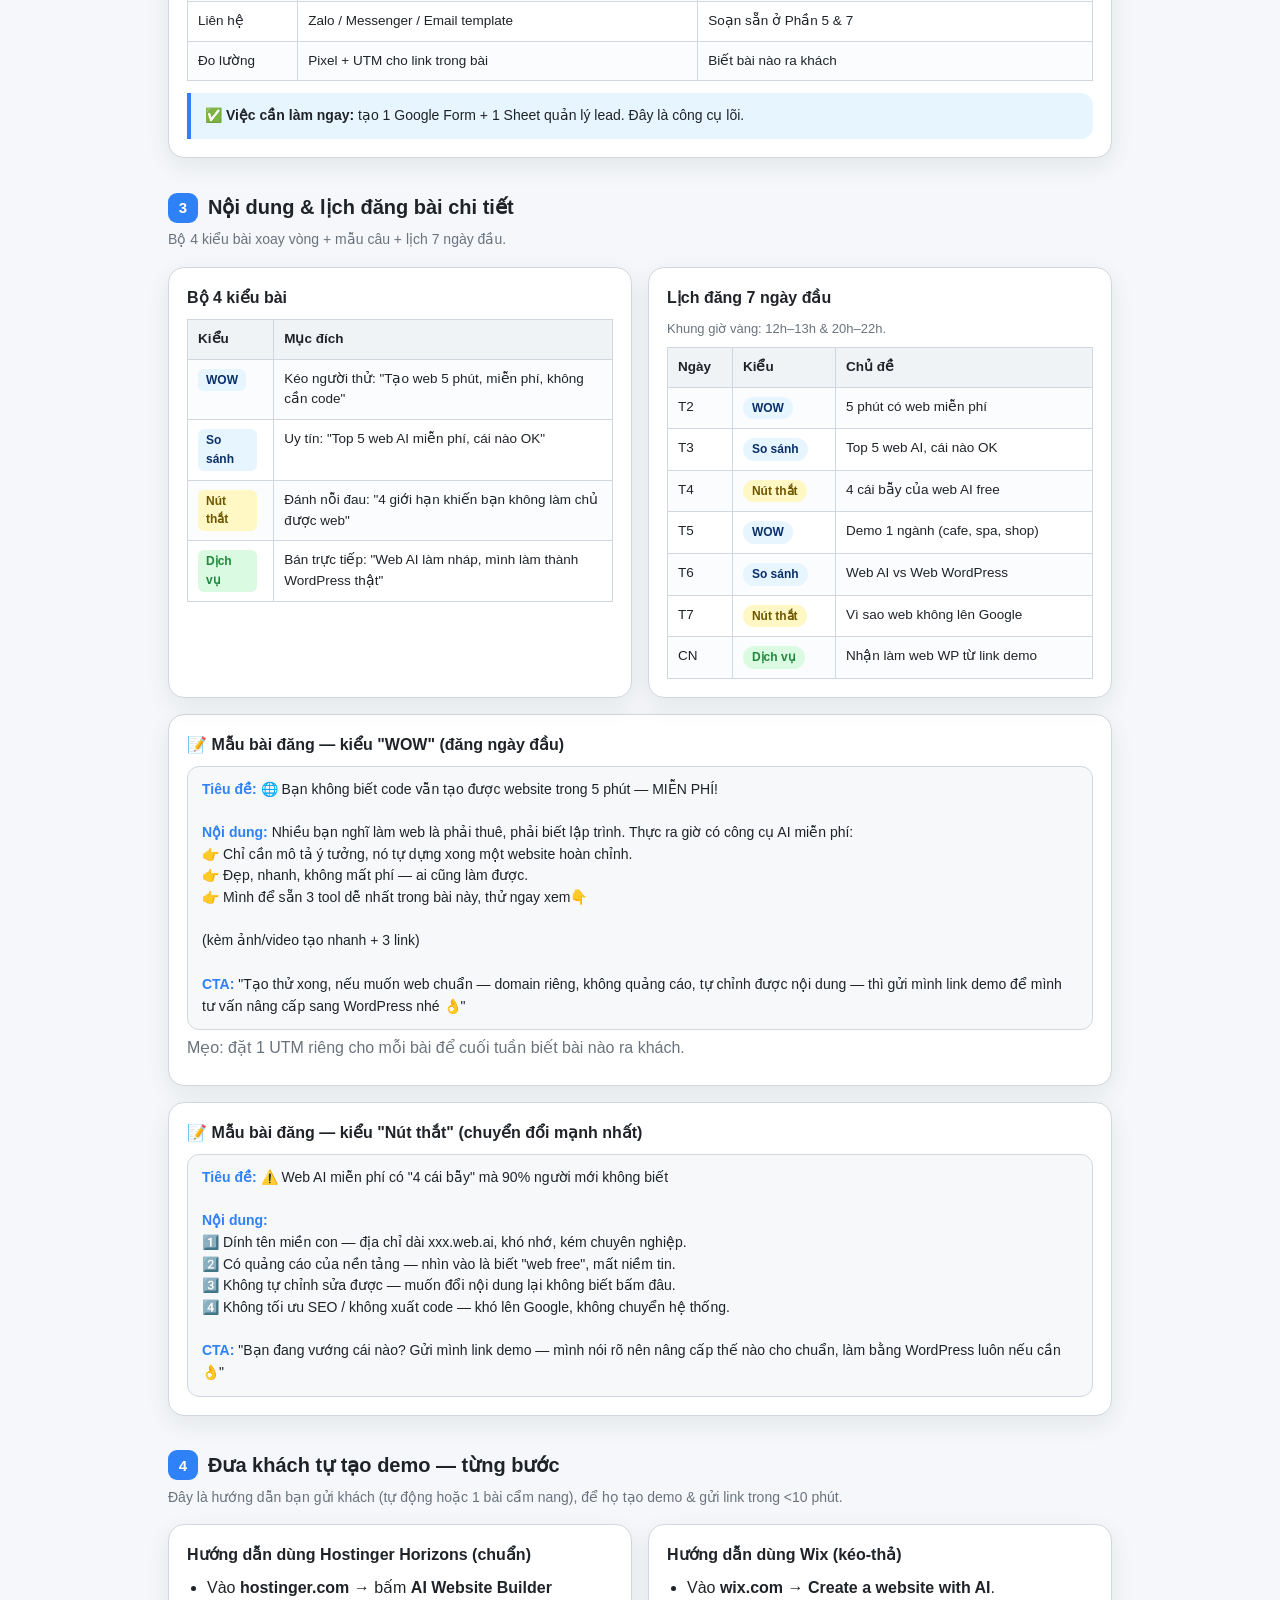
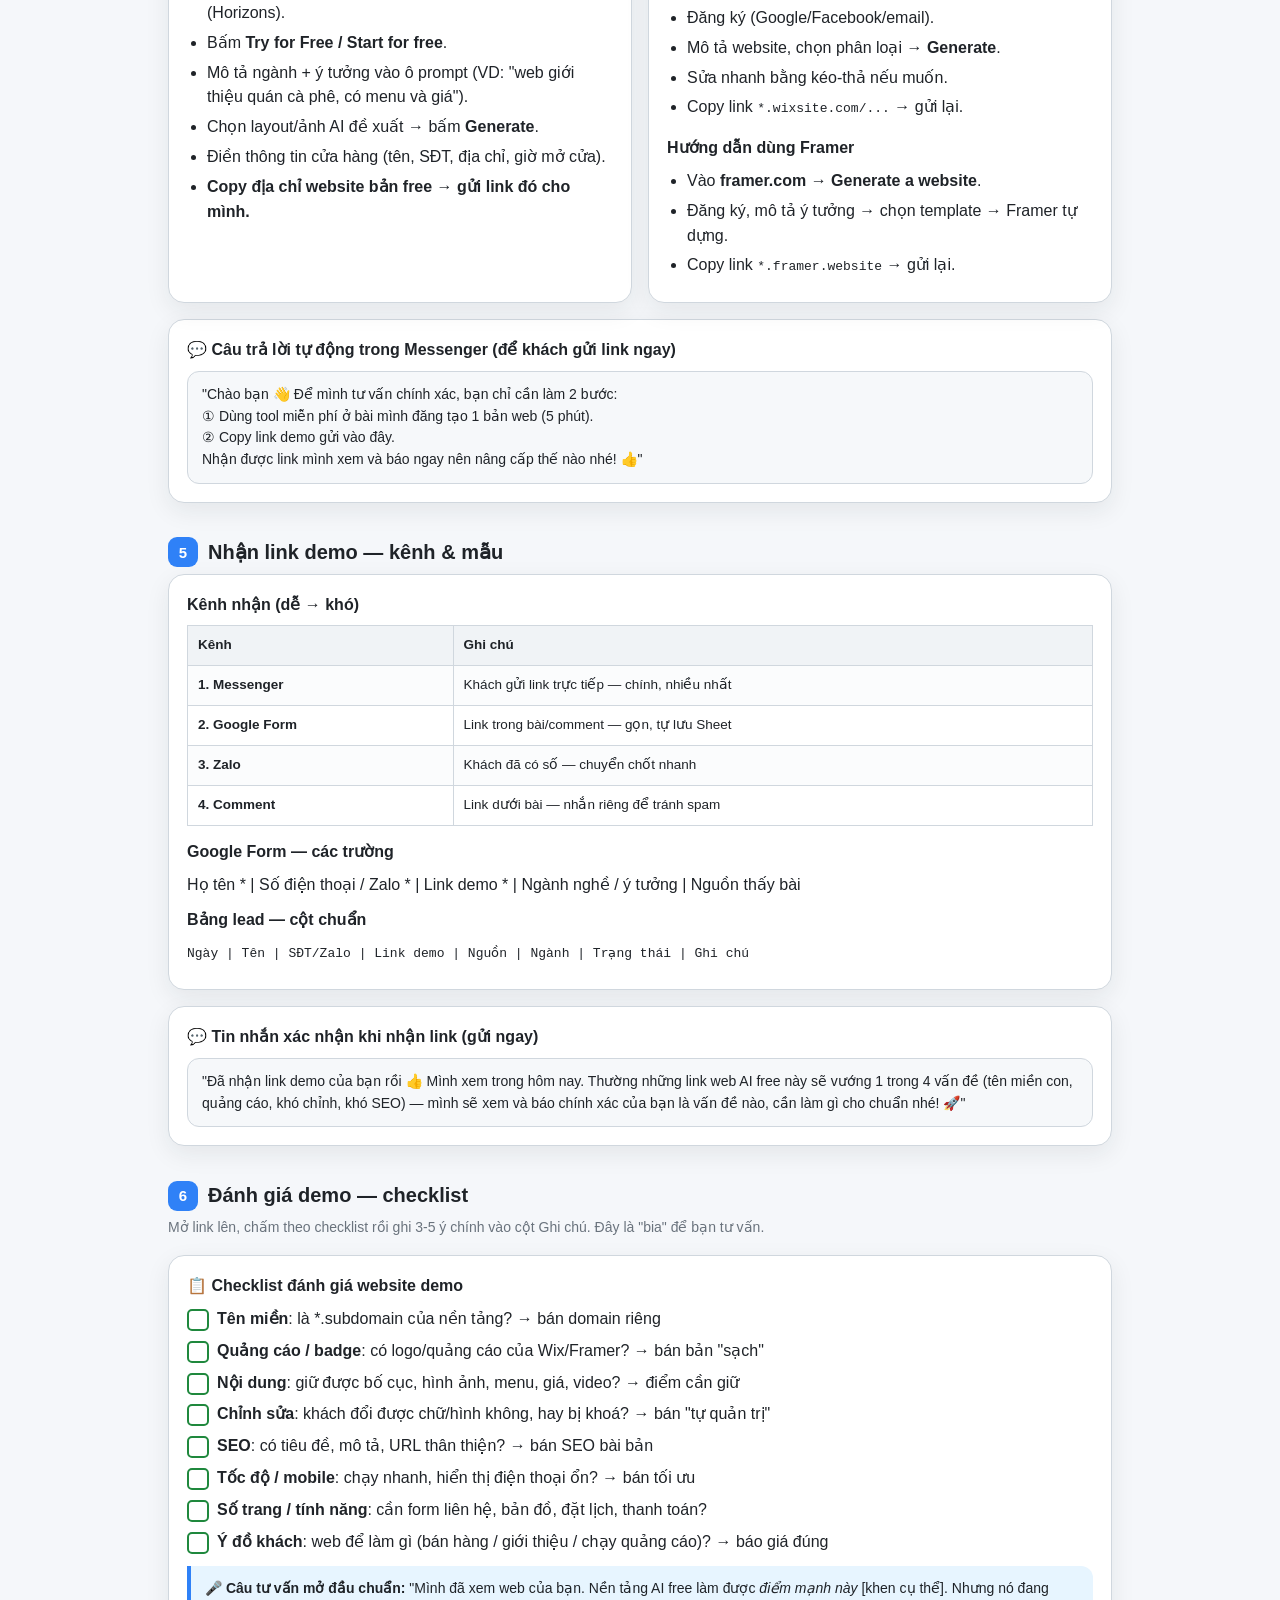
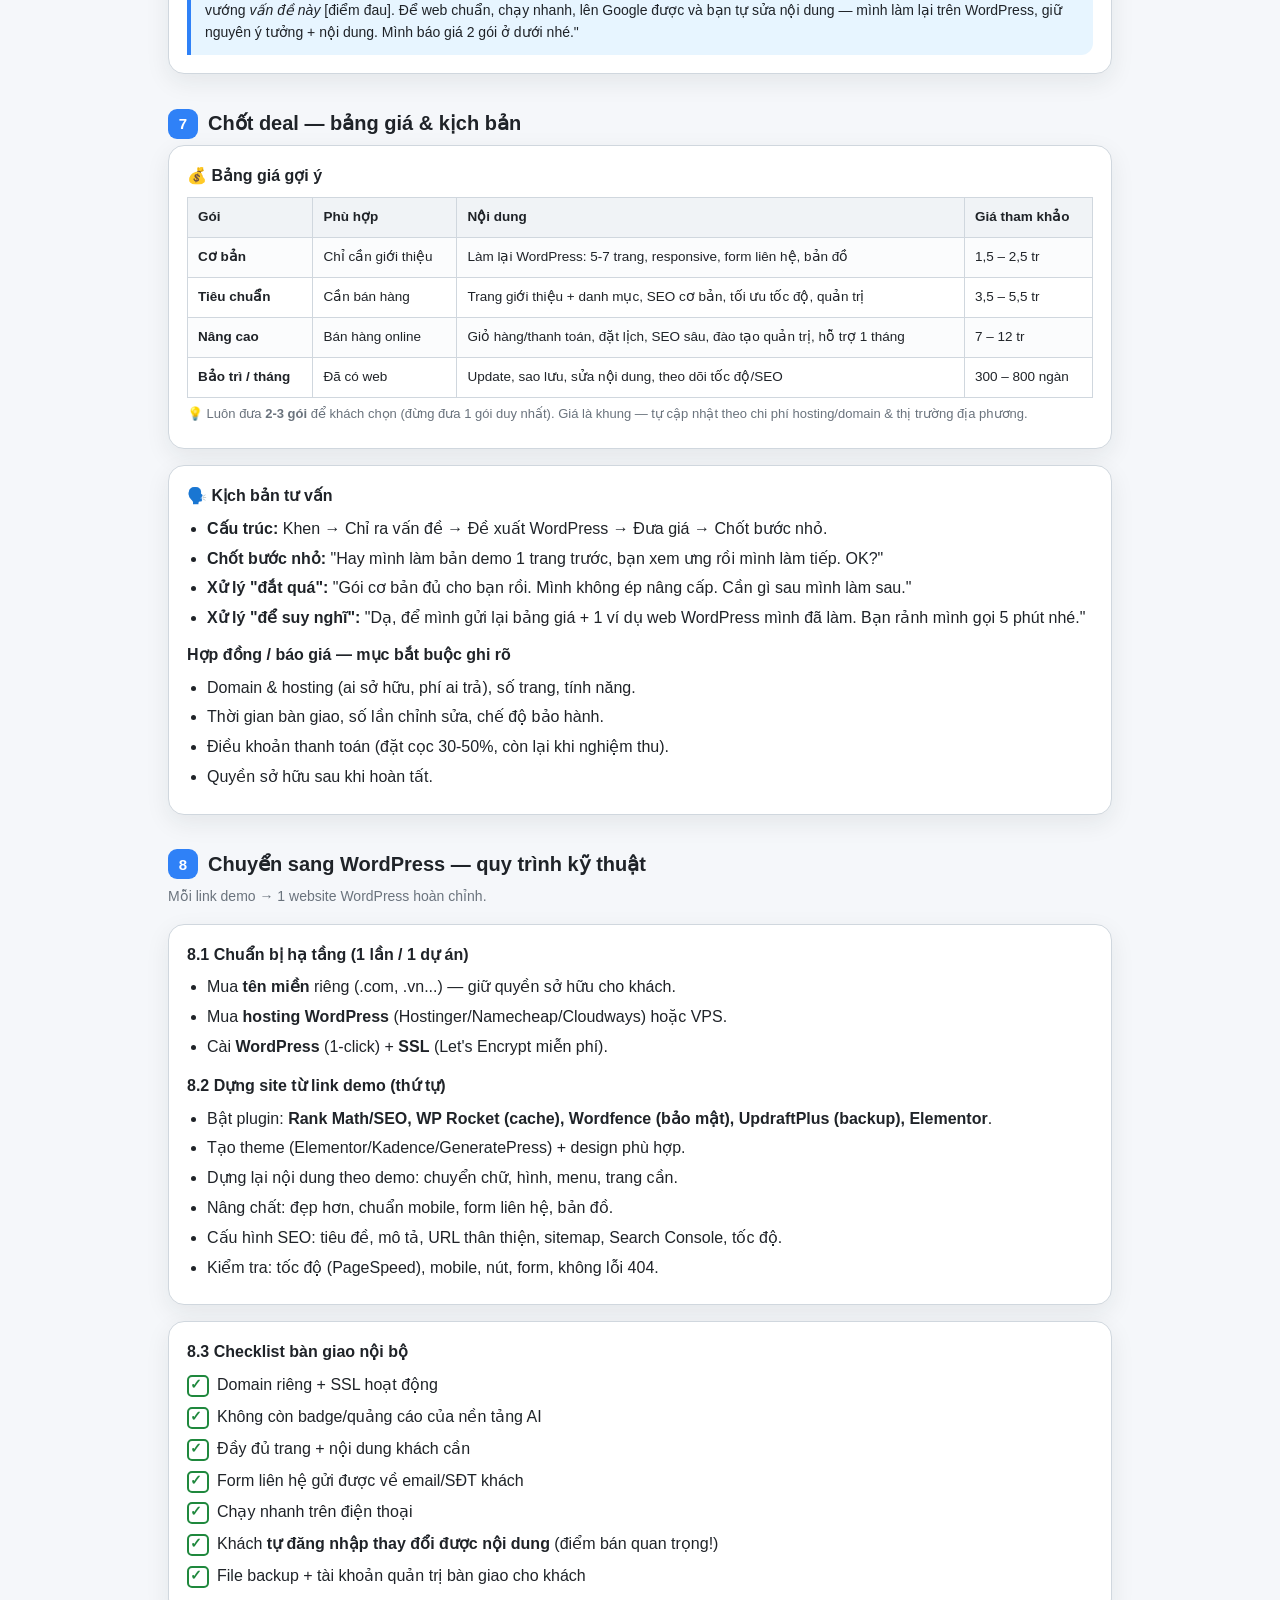
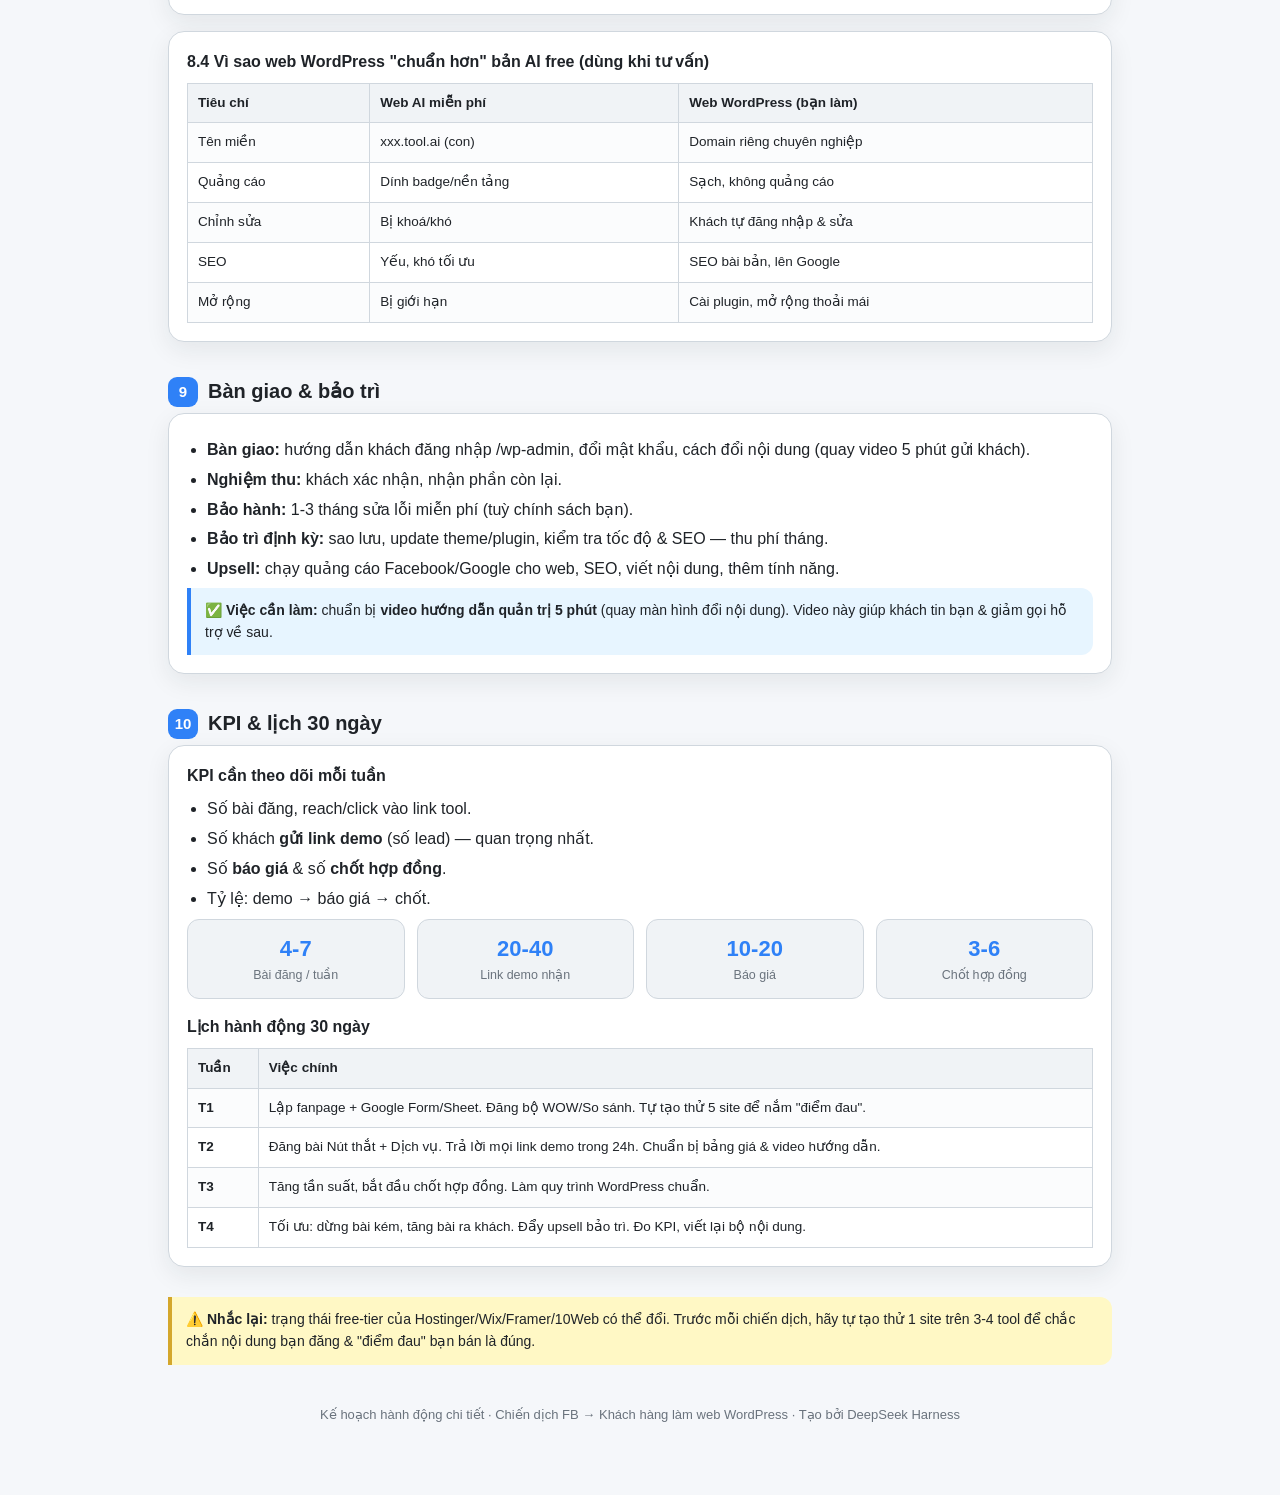
<file: docs/chien-dich-facebook-web-ai/facebook-campaign-action-plan.html>
<!DOCTYPE html>
<html lang="vi">
<head>
<meta charset="UTF-8" />
<meta name="viewport" content="width=device-width, initial-scale=1.0" />
<title>Kế hoạch hành động — Chiến dịch FB → Làm web WordPress</title>
<style>
  :root{
    --bg:#f5f7fa; --card:#ffffff; --ink:#1f2328; --muted:#6a737d;
    --brand:#2f81f7; --brand-soft:#e7f5ff; --ok:#1f883d; --ok-soft:#dafbe1;
    --warn:#d4a72c; --warn-soft:#fff8c5; --red:#d1242f; --red-soft:#ffebe9;
    --line:#d0d7de; --shadow:0 8px 24px rgba(31,35,40,.08);
  }
  *{box-sizing:border-box}
  body{margin:0;background:var(--bg);color:var(--ink);font-family:-apple-system,BlinkMacSystemFont,"Segoe UI",Roboto,Helvetica,Arial,"Apple Color Emoji","Segoe UI Emoji",sans-serif;line-height:1.55}
  .wrap{max-width:980px;margin:0 auto;padding:24px 18px 70px}

  .hero{text-align:center;padding:34px 22px;background:linear-gradient(135deg,#1c3faa,#2f81f7);color:#fff;border-radius:20px;box-shadow:var(--shadow)}
  .hero h1{margin:0 0 10px;font-size:26px}
  .hero p{margin:0;opacity:.93;font-size:15px;max-width:720px;margin-inline:auto}
  .hero .tags{margin-top:16px;display:flex;flex-wrap:wrap;gap:8px;justify-content:center}
  .hero .tags span{background:rgba(255,255,255,.16);padding:5px 12px;border-radius:999px;font-size:13px}

  /* Sticky nav */
  nav{position:sticky;top:0;z-index:20;background:rgba(255,255,255,.92);backdrop-filter:blur(8px);border:1px solid var(--line);border-radius:14px;padding:10px 12px;margin:20px 0;display:flex;flex-wrap:wrap;gap:8px;box-shadow:var(--shadow)}
  nav a{text-decoration:none;font-size:13px;font-weight:600;color:var(--ink);background:var(--brand-soft);padding:6px 11px;border-radius:999px;border:1px solid transparent}
  nav a:hover{border-color:var(--brand)}

  section{margin-top:34px;scroll-margin-top:70px}
  h2.sec{font-size:20px;margin:0 0 6px;display:flex;align-items:center;gap:10px}
  h2.sec .num{background:var(--brand);color:#fff;width:30px;height:30px;border-radius:9px;display:inline-flex;align-items:center;justify-content:center;font-size:15px}
  .sub{color:var(--muted);font-size:14px;margin:0 0 16px}

  .card{background:var(--card);border:1px solid var(--line);border-radius:16px;padding:18px;box-shadow:var(--shadow);margin-bottom:16px}
  .card h3{margin:0 0 8px;font-size:16px}
  .card p{margin:6px 0}

  table{width:100%;border-collapse:collapse;font-size:13.5px;margin-top:8px}
  th,td{border:1px solid var(--line);padding:9px 10px;text-align:left;vertical-align:top}
  th{background:#f0f3f6;font-weight:700}
  tr:nth-child(even) td{background:#fbfcfd}

  .pill{display:inline-block;padding:2px 9px;border-radius:999px;font-size:12px;font-weight:700}
  .pill.g{background:var(--ok-soft);color:var(--ok)}
  .ok-tag{display:inline-block;background:var(--ok-soft);color:var(--ok);border:1px solid var(--ok);font-size:11.5px;font-weight:800;padding:2px 8px;border-radius:999px;margin-left:6px;vertical-align:middle;white-space:nowrap}
  .tag-app{display:inline-block;background:#eef2ff;color:#4338ca;border:1px solid #818cf8;font-size:11.5px;font-weight:800;padding:2px 8px;border-radius:999px;margin-left:6px;vertical-align:middle;white-space:nowrap}
  .tag-fee{display:inline-block;background:var(--warn-soft);color:#6f5700;border:1px solid var(--warn);font-size:11.5px;font-weight:800;padding:2px 8px;border-radius:999px;margin-left:6px;vertical-align:middle;white-space:nowrap}
  .tag-int{display:inline-block;background:#fee2e2;color:#b91c1c;border:1px solid #f87171;font-size:11.5px;font-weight:800;padding:2px 8px;border-radius:999px;margin-left:6px;vertical-align:middle;white-space:nowrap}
  .score{font-size:13px;font-weight:800;color:var(--ink);white-space:nowrap}
  .score .st{color:#f59e0b;letter-spacing:1px}
  .score .lbl{display:block;color:var(--muted);font-size:10.5px;font-weight:600}
  .pros{color:var(--ok);font-size:12.5px;line-height:1.5}
  .cons{color:var(--red);font-size:12.5px;line-height:1.5}
  .demo{font-size:12.5px}
  table.otable{font-size:12.5px}
  table.otable td,table.otable th{padding:8px 9px}
  .rank-badge{display:inline-flex;align-items:center;justify-content:center;width:26px;height:26px;border-radius:8px;background:#eef1f4;color:var(--muted);font-weight:800;font-size:13px}
  .rank-badge.top{background:var(--warn-soft);color:#6f5700}
  .pill.y{background:var(--warn-soft);color:#6f5700}
  .pill.r{background:var(--red-soft);color:var(--red)}
  .pill.b{background:var(--brand-soft);color:#0a3069}

  .lead{border-left:4px solid var(--brand);background:var(--brand-soft);padding:12px 14px;border-radius:0 12px 12px 0;font-size:14px}
  .warn{border-left:4px solid var(--warn);background:var(--warn-soft);padding:12px 14px;border-radius:0 12px 12px 0;font-size:14px}
  .danger{border-left:4px solid var(--red);background:var(--red-soft);padding:12px 14px;border-radius:0 12px 12px 0;font-size:14px}

  .msg{background:#f6f8fa;border:1px solid var(--line);border-radius:12px;padding:12px 14px;font-size:14px;margin-top:8px;white-space:pre-wrap}
  .msg b{color:var(--brand)}

  ul.clean{margin:6px 0;padding-left:20px}
  ul.clean li{margin:5px 0}
  li b{color:var(--ink)}

  /* checklist */
  .check{list-style:none;padding-left:0;margin:6px 0}
  .check li{margin:7px 0;padding-left:30px;position:relative}
  .check li::before{content:"";position:absolute;left:0;top:2px;width:18px;height:18px;border:2px solid var(--ok);border-radius:5px}
  .check li.checked::after{content:"✓";position:absolute;left:3px;top:1px;color:var(--ok);font-weight:800;font-size:14px}

  .grid2{display:grid;grid-template-columns:1fr 1fr;gap:16px}
  @media(max-width:640px){.grid2{grid-template-columns:1fr}}

  .tag{display:inline-block;font-size:12px;font-weight:700;padding:2px 8px;border-radius:6px;margin-right:6px}
  .tag.t1{background:var(--brand-soft);color:#0a3069}
  .tag.t2{background:var(--warn-soft);color:#6f5700}
  .tag.t3{background:var(--red-soft);color:var(--red)}
  .tag.t4{background:var(--ok-soft);color:var(--ok)}

  .kpi{display:grid;grid-template-columns:repeat(auto-fit,minmax(150px,1fr));gap:12px;margin-top:8px}
  .kpi .k{background:#f0f3f6;border:1px solid var(--line);border-radius:12px;padding:12px;text-align:center}
  .kpi .k .v{font-size:22px;font-weight:800;color:var(--brand)}
  .kpi .k .l{font-size:12.5px;color:var(--muted)}

  footer{text-align:center;margin-top:40px;color:var(--muted);font-size:13px}
  a{color:var(--brand)}
</style>
</head>
<body>
<div class="wrap">

  <header class="hero">
    <h1>🚀 KẾ HOẠCH HÀNH ĐỘNG CHI TIẾT</h1>
    <p>Chiến dịch Facebook → giới thiệu web AI miễn phí → khách tự tạo demo → vướng giới hạn → liên hệ bạn → nhận link demo → làm website WordPress. <strong>Mỗi bước đều có danh sách cụ thể, số liệu, mẫu câu — nhìn vào là làm theo được.</strong></p>
    <div class="tags"><span>⭐ Chọn tool</span><span>📅 Lịch đăng</span><span>📩 Mẫu tin nhắn</span><span>📋 Checklist</span><span>💰 Bảng giá</span><span>⚙️ WordPress</span></div>
  </header>

  <nav>
    <a href="#sec1">1. Chọn web AI</a>
    <a href="#sec2">2. Chuẩn bị công cụ</a>
    <a href="#sec3">3. Nội dung &amp; lịch đăng</a>
    <a href="#sec4">4. Khách tự tạo demo</a>
    <a href="#sec5">5. Nhận link demo</a>
    <a href="#sec6">6. Đánh giá demo</a>
    <a href="#sec7">7. Chốt deal</a>
    <a href="#sec8">8. Làm WordPress</a>
    <a href="#sec9">9. Bàn giao &amp; bảo trì</a>
    <a href="#sec10">10. KPI &amp; lịch 30 ngày</a>
  </nav>

  <!-- ===== 1 ===== -->
  <section id="sec1">
    <h2 class="sec"><span class="num">1</span>Danh sách web tạo website AI miễn phí — web nào, cái nào OK</h2>
    <p class="sub">Sắp theo độ phù hợp cho phễu của bạn. Chọn để đăng bài &amp; biết "điểm đau" bán được.</p>

    <div class="warn">⚠️ <b>Lưu ý:</b> free-tier của các nền tảng này <b>thay đổi thường xuyên</b> (giới hạn publish, subdomain, badge, số trang...). Bảng này là trạng thái phổ biến hiện tại để lên kế hoạch. <b>Trước mỗi chiến dịch, bạn tự tạo thử 1 site</b> trên 3-4 tool để chắc chắn "điểm đau" còn đúng.</div>

    <div class="card">
      <h3>⭐ Bảng chọn lọc — web AI miễn phí</h3>
      <table class="otable">
        <tr><th>#</th><th>Nền tảng &amp; Link</th><th>Điểm nổi bật</th><th>Thích hợp cho</th><th>Giao diện</th><th>Dễ dùng</th><th>Tốc độ</th><th>Tiềm năng</th><th>Ưu điểm</th><th>Nhược điểm</th><th>Demo sản phẩm</th></tr>
        <tr><td><span class="rank-badge">1</span></td><td><b>Durable</b> <span class="ok-tag">✓</span><br><a href="https://durable.com" target="_blank" rel="noopener">durable.com</a></td><td>Web dịch vụ/doanh nghiệp trong 30 giây, kèm sẵn form liên hệ</td><td>Dịch vụ địa phương, cần tốc độ</td><td><div class="score"><span class="st">★★★½</span><span class="lbl">4.0</span></div></td><td><div class="score"><span class="st">★★★★</span><span class="lbl">4.5</span></div></td><td><div class="score"><span class="st">★★★★</span><span class="lbl">4.3</span></div></td><td><div class="score"><span class="st">★★★★</span><span class="lbl">4.2</span></div></td><td class="pros">Rất nhanh; form liên hệ có sẵn; đơn giản cho người không rành kỹ thuật</td><td class="cons">Bản free rất hạn chế; chỉ domain phụ; ít quyền tuỳ chỉnh</td><td class="demo">—</td></tr>
        <tr><td><span class="rank-badge">2</span></td><td><b>Lindo AI</b><br><a href="https://lindo.ai" target="_blank" rel="noopener">lindo.ai</a></td><td>Nhập 1 câu lệnh (prompt) ra ngay Landing Page hiện đại</td><td>Landing Page, giới thiệu sản phẩm</td><td><div class="score"><span class="st">★★★★</span><span class="lbl">4.4</span></div></td><td><div class="score"><span class="st">★★★★</span><span class="lbl">4.5</span></div></td><td><div class="score"><span class="st">★★★★</span><span class="lbl">4.2</span></div></td><td><div class="score"><span class="st">★★★½</span><span class="lbl">3.8</span></div></td><td class="pros">Giao diện hiện đại; dựng landing cực nhanh; không cần code</td><td class="cons">Có badge quảng cáo; giới hạn traffic tháng; ít tùy chỉnh nâng cao</td><td class="demo">—</td></tr>
        <tr><td><span class="rank-badge">3</span></td><td><b>Wix AI</b><br><a href="https://wix.com" target="_blank" rel="noopener">wix.com</a></td><td>AI dựng khung chuẩn, kết hợp trình kéo-thả linh hoạt</td><td>Phổ thông, cá nhân, cửa hàng nhỏ</td><td><div class="score"><span class="st">★★★★</span><span class="lbl">4.2</span></div></td><td><div class="score"><span class="st">★★★★</span><span class="lbl">4.6</span></div></td><td><div class="score"><span class="st">★★★</span><span class="lbl">3.4</span></div></td><td><div class="score"><span class="st">★★★★</span><span class="lbl">4.0</span></div></td><td class="pros">Cộng đồng lớn; kéo-thả mượt; nhiều mẫu &amp; app</td><td class="cons">Dính banner quảng cáo; subdomain; site thường chậm hơn</td><td class="demo">—</td></tr>
        <tr><td><span class="rank-badge top">4</span></td><td><b>Framer</b> <span class="ok-tag">✓</span><br><a href="https://framer.com" target="_blank" rel="noopener">framer.com</a></td><td>Giao diện thời thượng, hiệu ứng chuyển động (animation) cực mượt</td><td>Nhận diện thương hiệu, portfolio</td><td><div class="score"><span class="st">★★★★★</span><span class="lbl">4.9</span></div></td><td><div class="score"><span class="st">★★★★</span><span class="lbl">4.2</span></div></td><td><div class="score"><span class="st">★★★★</span><span class="lbl">4.6</span></div></td><td><div class="score"><span class="st">★★★★</span><span class="lbl">4.4</span></div></td><td class="pros">Đẹp nhất nhóm; animation mượt; dựng portfolio/thương hiệu rất tốt</td><td class="cons">Subdomain *.framer.website; không xuất code; cần học một chút</td><td class="demo">—</td></tr>
        <tr><td><span class="rank-badge">5</span></td><td><b>CodeDesign.ai</b><br><a href="https://codedesign.ai" target="_blank" rel="noopener">codedesign.ai</a></td><td>Layout chuẩn chỉnh như thiết kế thủ công, cho can thiệp sâu UI</td><td>Designer, người thích tuỳ biến</td><td><div class="score"><span class="st">★★★★</span><span class="lbl">4.4</span></div></td><td><div class="score"><span class="st">★★★</span><span class="lbl">3.4</span></div></td><td><div class="score"><span class="st">★★★★</span><span class="lbl">4.3</span></div></td><td><div class="score"><span class="st">★★★½</span><span class="lbl">3.8</span></div></td><td class="pros">Kiểm soát layout tốt; can thiệp sâu UI; ra code sạch</td><td class="cons">Không custom domain; giới hạn export; đòi hỏi kỹ năng thiết kế</td><td class="demo">—</td></tr>
        <tr><td><span class="rank-badge">6</span></td><td><b>Dora AI</b><br><a href="https://dora.run" target="_blank" rel="noopener">dora.run</a></td><td>Website tích hợp hiệu ứng 3D trực quan, gây ấn tượng mạnh</td><td>Chiến dịch sáng tạo, cần hút view</td><td><div class="score"><span class="st">★★★★★</span><span class="lbl">4.7</span></div></td><td><div class="score"><span class="st">★★★</span><span class="lbl">3.2</span></div></td><td><div class="score"><span class="st">★★★</span><span class="lbl">3.3</span></div></td><td><div class="score"><span class="st">★★★★</span><span class="lbl">4.0</span></div></td><td class="pros">Hiệu ứng 3D wow; tạo ấn tượng mạnh; hợp chiến dịch/landing</td><td class="cons">Hạn chế tuỳ chỉnh; khó xuất bản; nặng &amp; chậm hơn; cần kỹ năng</td><td class="demo">—</td></tr>
        <tr><td><span class="rank-badge top">7</span></td><td><b>ZipWP</b><br><a href="https://zipwp.com" target="_blank" rel="noopener">zipwp.com</a></td><td>Tạo web WordPress hoàn thiện bài viết, hình ảnh trong 60 giây</td><td>Dân làm WordPress, developer</td><td><div class="score"><span class="st">★★★★</span><span class="lbl">4.2</span></div></td><td><div class="score"><span class="st">★★★★</span><span class="lbl">4.4</span></div></td><td><div class="score"><span class="st">★★★½</span><span class="lbl">3.7</span></div></td><td><div class="score"><span class="st">★★★★½</span><span class="lbl">4.7</span></div></td><td class="pros">Ra WordPress thật; dựng nhanh; dễ đưa vào quy trình WP của bạn</td><td class="cons">Giới hạn 3 web/tháng; bản nháp tự xoá sau 24h nếu không cài host</td><td class="demo">—</td></tr>
        <tr><td><span class="rank-badge">8</span></td><td><b>Softr</b> <span class="tag-app">💻</span><br><a href="https://www.softr.io" target="_blank" rel="noopener">softr.io</a></td><td>Biến cơ sở dữ liệu (Google Sheets/Airtable) thành website động</td><td>Danh mục sản phẩm, cổng thông tin</td><td><div class="score"><span class="st">★★★★</span><span class="lbl">4.2</span></div></td><td><div class="score"><span class="st">★★★★</span><span class="lbl">4.1</span></div></td><td><div class="score"><span class="st">★★★★</span><span class="lbl">4.2</span></div></td><td><div class="score"><span class="st">★★★★</span><span class="lbl">4.0</span></div></td><td class="pros">Nối bảng tính/web động; không cần code; hợp danh mục, cổng thông tin</td><td class="cons">Giới hạn số dòng dữ liệu; tính năng nâng cao cần trả phí</td><td class="demo">—</td></tr>
        <tr><td><span class="rank-badge">9</span></td><td><b>Base44</b><br><a href="https://base44.com" target="_blank" rel="noopener">base44.com</a></td><td>Dùng AI tạo Web App, thiết lập luồng dữ liệu và phân quyền</td><td>Hệ thống quản lý, luồng dữ liệu</td><td><div class="score"><span class="st">★★★★</span><span class="lbl">4.0</span></div></td><td><div class="score"><span class="st">★★★</span><span class="lbl">3.4</span></div></td><td><div class="score"><span class="st">★★★★</span><span class="lbl">4.0</span></div></td><td><div class="score"><span class="st">★★★★</span><span class="lbl">4.0</span></div></td><td class="pros">Làm web app thật sự; quản lý luồng dữ liệu &amp; phân quyền</td><td class="cons">Cần tư duy hệ thống; giới hạn tài nguyên vận hành</td><td class="demo">—</td></tr>
        <tr><td><span class="rank-badge top">10</span></td><td><b>Lovable</b> <span class="ok-tag">✓</span><br><a href="https://lovable.dev" target="_blank" rel="noopener">lovable.dev</a></td><td>Viết text để AI tự động code ra phần mềm (React, Tailwind)</td><td>Lập trình viên, dự án tính toán</td><td><div class="score"><span class="st">★★★★</span><span class="lbl">4.3</span></div></td><td><div class="score"><span class="st">★★★★</span><span class="lbl">4.2</span></div></td><td><div class="score"><span class="st">★★★★</span><span class="lbl">4.5</span></div></td><td><div class="score"><span class="st">★★★★½</span><span class="lbl">4.6</span></div></td><td class="pros">Code ra sản phẩm thật (React/Tailwind); rất mạnh &amp; linh hoạt</td><td class="cons">Giới hạn số prompt/tháng; cần chút nền tảng để chạy app</td><td class="demo">—</td></tr>
        <tr><td><span class="rank-badge">11</span></td><td><b>B12</b> <span class="ok-tag">✓</span><br><a href="https://b12.io" target="_blank" rel="noopener">b12.io</a></td><td>Tối ưu cho web dịch vụ, tích hợp sẵn form đặt lịch, hoá đơn, email</td><td>Doanh nghiệp nhỏ, dịch vụ B2B</td><td><div class="score"><span class="st">★★★★</span><span class="lbl">4.1</span></div></td><td><div class="score"><span class="st">★★★★</span><span class="lbl">4.0</span></div></td><td><div class="score"><span class="st">★★★½</span><span class="lbl">3.6</span></div></td><td><div class="score"><span class="st">★★★★</span><span class="lbl">4.0</span></div></td><td class="pros">Chuyên cho web dịch vụ; form đặt lịch/hoá đơn/email có sẵn</td><td class="cons">Bản free chỉ xem nháp; muốn chạy phải trả phí</td><td class="demo">—</td></tr>
        <tr><td><span class="rank-badge">12</span></td><td><b>Relume</b> <span class="ok-tag">✓</span><br><a href="https://www.relume.ai" target="_blank" rel="noopener">relume.ai</a></td><td>AI tạo sitemap và wireframe siêu tốc với nội dung copywriting chuẩn</td><td>UI/UX designer, cấu trúc web</td><td><div class="score"><span class="st">★★★★</span><span class="lbl">4.3</span></div></td><td><div class="score"><span class="st">★★★★</span><span class="lbl">4.1</span></div></td><td><div class="score"><span class="st">★★★★½</span><span class="lbl">4.6</span></div></td><td><div class="score"><span class="st">★★★★</span><span class="lbl">4.0</span></div></td><td class="pros">Wireframe/sitemap siêu nhanh; copy chuẩn; hợp designer</td><td class="cons">Giới hạn số project; cần kết hợp Figma/Webflow để xuất bản</td><td class="demo">—</td></tr>
        <tr><td><span class="rank-badge">13</span></td><td><b>10Web</b> <span class="tag-int">🔒</span><br><a href="https://10web.io" target="_blank" rel="noopener">10web.io</a></td><td>Tạo ra site WordPress luôn, gần với dịch vụ làm WP của bạn</td><td>Dân làm web, cầu nối WordPress</td><td><div class="score"><span class="st">★★★★</span><span class="lbl">4.1</span></div></td><td><div class="score"><span class="st">★★★★</span><span class="lbl">4.0</span></div></td><td><div class="score"><span class="st">★★★½</span><span class="lbl">3.6</span></div></td><td><div class="score"><span class="st">★★★★½</span><span class="lbl">4.6</span></div></td><td class="pros">Ra web WordPress luôn; dễ đưa vào quy trình làm WP của bạn</td><td class="cons">Free giới hạn tính năng/lưu trữ; nội bộ — không chia sẻ cho khách</td><td class="demo">—</td></tr>
        <tr><td><span class="rank-badge">14</span></td><td><b>Hostinger Horizons</b> <span class="tag-fee">💳</span><br><a href="https://hostinger.com" target="_blank" rel="noopener">hostinger.com</a></td><td>AI làm nhanh, rất dễ, giao diện đẹp</td><td>Người mới, khách cần web "thật"</td><td><div class="score"><span class="st">★★★★</span><span class="lbl">4.2</span></div></td><td><div class="score"><span class="st">★★★★½</span><span class="lbl">4.6</span></div></td><td><div class="score"><span class="st">★★★★</span><span class="lbl">4.3</span></div></td><td><div class="score"><span class="st">★★★★</span><span class="lbl">4.2</span></div></td><td class="pros">Cực dễ; hosting + AI tích hợp; giao diện đẹp; phù hợp người mới</td><td class="cons">Có phí để dùng "thật"; free giới hạn publish/domain</td><td class="demo">—</td></tr>
        <tr><td><span class="rank-badge">15</span></td><td><b>GoDaddy Airo</b><br><a href="https://www.godaddy.com" target="_blank" rel="noopener">godaddy.com</a></td><td>AI + marketing tích hợp</td><td>Tham khảo, ít dùng</td><td><div class="score"><span class="st">★★★½</span><span class="lbl">3.7</span></div></td><td><div class="score"><span class="st">★★★★</span><span class="lbl">4.2</span></div></td><td><div class="score"><span class="st">★★★</span><span class="lbl">3.4</span></div></td><td><div class="score"><span class="st">★★★</span><span class="lbl">3.2</span></div></td><td class="pros">AI + marketing tích hợp; dùng nhanh</td><td class="cons">Free giới hạn; đẩy lên gói trả phí</td><td class="demo">—</td></tr>
      </table>
      <p class="sub" style="margin:10px 0 0;font-size:13px;color:var(--muted)">🟢 <span class="ok-tag">✓</span> = đã tự đăng ký &amp; dùng thử, chấp nhận được · <span class="tag-app">💻</span> = bên tạo web app · <span class="tag-fee">💳</span> = cần trả phí để dùng thật · <span class="tag-int">🔒</span> = dùng nội bộ, không chia sẻ cho khách.<br>⭐ Điểm (0–5) là đánh giá chủ quan: <i>Giao diện</i> (đẹp/không đại trà), <i>Dễ dùng</i> (ai cũng làm được), <i>Tốc độ</i> (tải nhanh), <i>Tiềm năng</i> (đáng đưa vào content/dịch vụ). Trước khi dùng, tự kiểm chứng lại.<br>📌 <b>Demo sản phẩm:</b> đang để trống (—), chờ bạn gửi link demo thật của từng nền tảng để mình điền vào.</p>
            <div class="danger" style="margin-top:12px">🚫 <b>Không nên giới thiệu cho phễu này:</b> Google Sites, Carrd, Weebly/Strikingly (quá đơn giản, không tạo "điểm đau" để bán).</div>
      <div class="lead" style="margin-top:12px">🎯 <b>Công thức chọn tool:</b> đăng <b>cái dễ gây nghiện trước</b> (Durable/Wix/Framer) → người xem thử → vướng giới hạn → liên hệ bạn. Giữ <b>ZipWP/10Web/Softr</b> làm "bài chuyên sâu" dẫn về WordPress &amp; dữ liệu động.</div>

      <div class="danger" style="margin-top:14px">🚫 <b>Không nên giới thiệu cho phễu này</b> (không tạo ra "điểm đau" để bán): <b>Google Sites</b> (quá đơn giản, free trọn đời), <b>Carrd</b> (chỉ trang đơn), <b>Weebly / Strikingly</b> (cũ, ít AI, ít "wow").</div>

      <div class="lead" style="margin-top:14px">🎯 <b>Công thức chọn tool để đăng:</b> đăng <b>cái dễ gây nghiện trước</b> (Hostinger / Framer / Wix) — người xem thử ngay, thấy kết quả đẹp → vào tạo → vướng giới hạn → liên hệ bạn. Giữ <b>10Web</b> làm "bài chuyên sâu" để khi khách hỏi về WordPress bạn chuyển hướng tự nhiên. Gọi chung là <b>"Web AI miễn phí — 5 phút có website"</b>.</div>
    </div>
  </section>

  <!-- ===== 2 ===== -->
  <section id="sec2">
    <h2 class="sec"><span class="num">2</span>Chuẩn bị tài khoản &amp; công cụ</h2>
    <p class="sub">Làm 1 lần trong ~2-3 giờ. Đây là nền để không sót link demo nào.</p>
    <div class="card">
      <table>
        <tr><th>Nhóm</th><th>Cụ thể</th><th>Ghi chú</th></tr>
        <tr><td>Kênh liên hệ</td><td>Trang fanpage có nút "Gửi tin nhắn" (Messenger)</td><td>Bật Messenger tự động cho khách gửi link</td></tr>
        <tr><td>Nhận link</td><td><b>Google Form</b> "Gửi link demo cho mình"</td><td>Trường: Họ tên, SĐT/Zalo, Link demo, Loại web</td></tr>
        <tr><td>Lưu khách</td><td><b>Google Sheet / Airtable</b> quản lý lead</td><td>Cột: Ngày, Tên, SĐT, Link, Nguồn, Trạng thái, Ghi chú</td></tr>
        <tr><td>Kỹ thuật</td><td>Hosting WordPress (Hostinger/Namecheap/Cloudways)</td><td>Nơi bạn nhận làm web</td></tr>
        <tr><td>Kỹ thuật</td><td>Theme + builder thành thạo</td><td>Elementor / Kadence / GeneratePress</td></tr>
        <tr><td>Liên hệ</td><td>Zalo / Messenger / Email template</td><td>Soạn sẵn ở Phần 5 &amp; 7</td></tr>
        <tr><td>Đo lường</td><td>Pixel + UTM cho link trong bài</td><td>Biết bài nào ra khách</td></tr>
      </table>
      <div class="lead" style="margin-top:12px">✅ <b>Việc cần làm ngay:</b> tạo 1 Google Form + 1 Sheet quản lý lead. Đây là công cụ lõi.</div>
    </div>
  </section>

  <!-- ===== 3 ===== -->
  <section id="sec3">
    <h2 class="sec"><span class="num">3</span>Nội dung &amp; lịch đăng bài chi tiết</h2>
    <p class="sub">Bộ 4 kiểu bài xoay vòng + mẫu câu + lịch 7 ngày đầu.</p>

    <div class="grid2">
      <div class="card">
        <h3>Bộ 4 kiểu bài</h3>
        <table>
          <tr><th>Kiểu</th><th>Mục đích</th></tr>
          <tr><td><span class="tag t1">WOW</span></td><td>Kéo người thử: "Tạo web 5 phút, miễn phí, không cần code"</td></tr>
          <tr><td><span class="tag t1">So sánh</span></td><td>Uy tín: "Top 5 web AI miễn phí, cái nào OK"</td></tr>
          <tr><td><span class="tag t2">Nút thắt</span></td><td>Đánh nỗi đau: "4 giới hạn khiến bạn không làm chủ được web"</td></tr>
          <tr><td><span class="tag t4">Dịch vụ</span></td><td>Bán trực tiếp: "Web AI làm nháp, mình làm thành WordPress thật"</td></tr>
        </table>
      </div>
      <div class="card">
        <h3>Lịch đăng 7 ngày đầu</h3>
        <p style="color:var(--muted);font-size:13px;margin-top:0">Khung giờ vàng: 12h–13h &amp; 20h–22h.</p>
        <table>
          <tr><th>Ngày</th><th>Kiểu</th><th>Chủ đề</th></tr>
          <tr><td>T2</td><td><span class="pill b">WOW</span></td><td>5 phút có web miễn phí</td></tr>
          <tr><td>T3</td><td><span class="pill b">So sánh</span></td><td>Top 5 web AI, cái nào OK</td></tr>
          <tr><td>T4</td><td><span class="pill y">Nút thắt</span></td><td>4 cái bẫy của web AI free</td></tr>
          <tr><td>T5</td><td><span class="pill b">WOW</span></td><td>Demo 1 ngành (cafe, spa, shop)</td></tr>
          <tr><td>T6</td><td><span class="pill b">So sánh</span></td><td>Web AI vs Web WordPress</td></tr>
          <tr><td>T7</td><td><span class="pill y">Nút thắt</span></td><td>Vì sao web không lên Google</td></tr>
          <tr><td>CN</td><td><span class="pill g">Dịch vụ</span></td><td>Nhận làm web WP từ link demo</td></tr>
        </table>
      </div>
    </div>

    <div class="card">
      <h3>📝 Mẫu bài đăng — kiểu "WOW" (đăng ngày đầu)</h3>
      <div class="msg"><b>Tiêu đề:</b> 🌐 Bạn không biết code vẫn tạo được website trong 5 phút — MIỄN PHÍ!

<b>Nội dung:</b> Nhiều bạn nghĩ làm web là phải thuê, phải biết lập trình. Thực ra giờ có công cụ AI miễn phí:
👉 Chỉ cần mô tả ý tưởng, nó tự dựng xong một website hoàn chỉnh.
👉 Đẹp, nhanh, không mất phí — ai cũng làm được.
👉 Mình để sẵn 3 tool dễ nhất trong bài này, thử ngay xem👇

(kèm ảnh/video tạo nhanh + 3 link)

<b>CTA:</b> "Tạo thử xong, nếu muốn web chuẩn — domain riêng, không quảng cáo, tự chỉnh được nội dung — thì gửi mình link demo để mình tư vấn nâng cấp sang WordPress nhé 👌"</div>
      <p style="color:var(--muted)">Mẹo: đặt 1 UTM riêng cho mỗi bài để cuối tuần biết bài nào ra khách.</p>
    </div>

    <div class="card">
      <h3>📝 Mẫu bài đăng — kiểu "Nút thắt" (chuyển đổi mạnh nhất)</h3>
      <div class="msg"><b>Tiêu đề:</b> ⚠️ Web AI miễn phí có "4 cái bẫy" mà 90% người mới không biết

<b>Nội dung:</b>
1️⃣ Dính tên miền con — địa chỉ dài xxx.web.ai, khó nhớ, kém chuyên nghiệp.
2️⃣ Có quảng cáo của nền tảng — nhìn vào là biết "web free", mất niềm tin.
3️⃣ Không tự chỉnh sửa được — muốn đổi nội dung lại không biết bấm đâu.
4️⃣ Không tối ưu SEO / không xuất code — khó lên Google, không chuyển hệ thống.

<b>CTA:</b> "Bạn đang vướng cái nào? Gửi mình link demo — mình nói rõ nên nâng cấp thế nào cho chuẩn, làm bằng WordPress luôn nếu cần 👌"</div>
    </div>
  </section>

  <!-- ===== 4 ===== -->
  <section id="sec4">
    <h2 class="sec"><span class="num">4</span>Đưa khách tự tạo demo — từng bước</h2>
    <p class="sub">Đây là hướng dẫn bạn gửi khách (tự động hoặc 1 bài cẩm nang), để họ tạo demo &amp; gửi link trong &lt;10 phút.</p>

    <div class="grid2">
      <div class="card">
        <h3>Hướng dẫn dùng Hostinger Horizons (chuẩn)</h3>
        <ul class="clean">
          <li>Vào <b>hostinger.com</b> → bấm <b>AI Website Builder</b> (Horizons).</li>
          <li>Bấm <b>Try for Free / Start for free</b>.</li>
          <li>Mô tả ngành + ý tưởng vào ô prompt (VD: "web giới thiệu quán cà phê, có menu và giá").</li>
          <li>Chọn layout/ảnh AI đề xuất → bấm <b>Generate</b>.</li>
          <li>Điền thông tin cửa hàng (tên, SĐT, địa chỉ, giờ mở cửa).</li>
          <li><b>Copy địa chỉ website bản free → gửi link đó cho mình.</b></li>
        </ul>
      </div>
      <div class="card">
        <h3>Hướng dẫn dùng Wix (kéo-thả)</h3>
        <ul class="clean">
          <li>Vào <b>wix.com</b> → <b>Create a website with AI</b>.</li>
          <li>Đăng ký (Google/Facebook/email).</li>
          <li>Mô tả website, chọn phân loại → <b>Generate</b>.</li>
          <li>Sửa nhanh bằng kéo-thả nếu muốn.</li>
          <li>Copy link <code>*.wixsite.com/...</code> → gửi lại.</li>
        </ul>
        <h3 style="margin-top:16px">Hướng dẫn dùng Framer</h3>
        <ul class="clean">
          <li>Vào <b>framer.com</b> → <b>Generate a website</b>.</li>
          <li>Đăng ký, mô tả ý tưởng → chọn template → Framer tự dựng.</li>
          <li>Copy link <code>*.framer.website</code> → gửi lại.</li>
        </ul>
      </div>
    </div>

    <div class="card">
      <h3>💬 Câu trả lời tự động trong Messenger (để khách gửi link ngay)</h3>
      <div class="msg">"Chào bạn 👋 Để mình tư vấn chính xác, bạn chỉ cần làm 2 bước:
① Dùng tool miễn phí ở bài mình đăng tạo 1 bản web (5 phút).
② Copy link demo gửi vào đây.
Nhận được link mình xem và báo ngay nên nâng cấp thế nào nhé! 👍"</div>
    </div>
  </section>

  <!-- ===== 5 ===== -->
  <section id="sec5">
    <h2 class="sec"><span class="num">5</span>Nhận link demo — kênh &amp; mẫu</h2>
    <div class="card">
      <h3>Kênh nhận (dễ → khó)</h3>
      <table>
        <tr><th>Kênh</th><th>Ghi chú</th></tr>
        <tr><td><b>1. Messenger</b></td><td>Khách gửi link trực tiếp — chính, nhiều nhất</td></tr>
        <tr><td><b>2. Google Form</b></td><td>Link trong bài/comment — gọn, tự lưu Sheet</td></tr>
        <tr><td><b>3. Zalo</b></td><td>Khách đã có số — chuyển chốt nhanh</td></tr>
        <tr><td><b>4. Comment</b></td><td>Link dưới bài — nhắn riêng để tránh spam</td></tr>
      </table>
      <h3 style="margin-top:14px">Google Form — các trường</h3>
      <p>Họ tên * | Số điện thoại / Zalo * | Link demo * | Ngành nghề / ý tưởng | Nguồn thấy bài</p>
      <h3 style="margin-top:10px">Bảng lead — cột chuẩn</h3>
      <p><code>Ngày | Tên | SĐT/Zalo | Link demo | Nguồn | Ngành | Trạng thái | Ghi chú</code></p>
    </div>
    <div class="card">
      <h3>💬 Tin nhắn xác nhận khi nhận link (gửi ngay)</h3>
      <div class="msg">"Đã nhận link demo của bạn rồi 👍 Mình xem trong hôm nay. Thường những link web AI free này sẽ vướng 1 trong 4 vấn đề (tên miền con, quảng cáo, khó chỉnh, khó SEO) — mình sẽ xem và báo chính xác của bạn là vấn đề nào, cần làm gì cho chuẩn nhé! 🚀"</div>
    </div>
  </section>

  <!-- ===== 6 ===== -->
  <section id="sec6">
    <h2 class="sec"><span class="num">6</span>Đánh giá demo — checklist</h2>
    <p class="sub">Mở link lên, chấm theo checklist rồi ghi 3-5 ý chính vào cột Ghi chú. Đây là "bia" để bạn tư vấn.</p>
    <div class="card">
      <h3>📋 Checklist đánh giá website demo</h3>
      <ul class="check">
        <li><b>Tên miền</b>: là *.subdomain của nền tảng? → bán domain riêng</li>
        <li><b>Quảng cáo / badge</b>: có logo/quảng cáo của Wix/Framer? → bán bản "sạch"</li>
        <li><b>Nội dung</b>: giữ được bố cục, hình ảnh, menu, giá, video? → điểm cần giữ</li>
        <li><b>Chỉnh sửa</b>: khách đổi được chữ/hình không, hay bị khoá? → bán "tự quản trị"</li>
        <li><b>SEO</b>: có tiêu đề, mô tả, URL thân thiện? → bán SEO bài bản</li>
        <li><b>Tốc độ / mobile</b>: chạy nhanh, hiển thị điện thoại ổn? → bán tối ưu</li>
        <li><b>Số trang / tính năng</b>: cần form liên hệ, bản đồ, đặt lịch, thanh toán?</li>
        <li><b>Ý đồ khách</b>: web để làm gì (bán hàng / giới thiệu / chạy quảng cáo)? → báo giá đúng</li>
      </ul>
      <div class="lead" style="margin-top:12px">🎤 <b>Câu tư vấn mở đầu chuẩn:</b> "Mình đã xem web của bạn. Nền tảng AI free làm được <i>điểm mạnh này</i> [khen cụ thể]. Nhưng nó đang vướng <i>vấn đề này</i> [điểm đau]. Để web chuẩn, chạy nhanh, lên Google được và bạn tự sửa nội dung — mình làm lại trên WordPress, giữ nguyên ý tưởng + nội dung. Mình báo giá 2 gói ở dưới nhé."</div>
    </div>
  </section>

  <!-- ===== 7 ===== -->
  <section id="sec7">
    <h2 class="sec"><span class="num">7</span>Chốt deal — bảng giá &amp; kịch bản</h2>
    <div class="card">
      <h3>💰 Bảng giá gợi ý</h3>
      <table>
        <tr><th>Gói</th><th>Phù hợp</th><th>Nội dung</th><th>Giá tham khảo</th></tr>
        <tr><td><b>Cơ bản</b></td><td>Chỉ cần giới thiệu</td><td>Làm lại WordPress: 5-7 trang, responsive, form liên hệ, bản đồ</td><td>1,5 – 2,5 tr</td></tr>
        <tr><td><b>Tiêu chuẩn</b></td><td>Cần bán hàng</td><td>Trang giới thiệu + danh mục, SEO cơ bản, tối ưu tốc độ, quản trị</td><td>3,5 – 5,5 tr</td></tr>
        <tr><td><b>Nâng cao</b></td><td>Bán hàng online</td><td>Giỏ hàng/thanh toán, đặt lịch, SEO sâu, đào tạo quản trị, hỗ trợ 1 tháng</td><td>7 – 12 tr</td></tr>
        <tr><td><b>Bảo trì / tháng</b></td><td>Đã có web</td><td>Update, sao lưu, sửa nội dung, theo dõi tốc độ/SEO</td><td>300 – 800 ngàn</td></tr>
      </table>
      <p style="color:var(--muted);font-size:13px">💡 Luôn đưa <b>2-3 gói</b> để khách chọn (đừng đưa 1 gói duy nhất). Giá là khung — tự cập nhật theo chi phí hosting/domain &amp; thị trường địa phương.</p>
    </div>
    <div class="card">
      <h3>🗣️ Kịch bản tư vấn</h3>
      <ul class="clean">
        <li><b>Cấu trúc:</b> Khen → Chỉ ra vấn đề → Đề xuất WordPress → Đưa giá → Chốt bước nhỏ.</li>
        <li><b>Chốt bước nhỏ:</b> "Hay mình làm bản demo 1 trang trước, bạn xem ưng rồi mình làm tiếp. OK?"</li>
        <li><b>Xử lý "đắt quá":</b> "Gói cơ bản đủ cho bạn rồi. Mình không ép nâng cấp. Cần gì sau mình làm sau."</li>
        <li><b>Xử lý "để suy nghĩ":</b> "Dạ, để mình gửi lại bảng giá + 1 ví dụ web WordPress mình đã làm. Bạn rảnh mình gọi 5 phút nhé."</li>
      </ul>
      <h3 style="margin-top:12px">Hợp đồng / báo giá — mục bắt buộc ghi rõ</h3>
      <ul class="clean">
        <li>Domain &amp; hosting (ai sở hữu, phí ai trả), số trang, tính năng.</li>
        <li>Thời gian bàn giao, số lần chỉnh sửa, chế độ bảo hành.</li>
        <li>Điều khoản thanh toán (đặt cọc 30-50%, còn lại khi nghiệm thu).</li>
        <li>Quyền sở hữu sau khi hoàn tất.</li>
      </ul>
    </div>
  </section>

  <!-- ===== 8 ===== -->
  <section id="sec8">
    <h2 class="sec"><span class="num">8</span>Chuyển sang WordPress — quy trình kỹ thuật</h2>
    <p class="sub">Mỗi link demo → 1 website WordPress hoàn chỉnh.</p>
    <div class="card">
      <h3>8.1 Chuẩn bị hạ tầng (1 lần / 1 dự án)</h3>
      <ul class="clean">
        <li>Mua <b>tên miền</b> riêng (.com, .vn...) — giữ quyền sở hữu cho khách.</li>
        <li>Mua <b>hosting WordPress</b> (Hostinger/Namecheap/Cloudways) hoặc VPS.</li>
        <li>Cài <b>WordPress</b> (1-click) + <b>SSL</b> (Let's Encrypt miễn phí).</li>
      </ul>
      <h3 style="margin-top:14px">8.2 Dựng site từ link demo (thứ tự)</h3>
      <ul class="clean">
        <li>Bật plugin: <b>Rank Math/SEO, WP Rocket (cache), Wordfence (bảo mật), UpdraftPlus (backup), Elementor</b>.</li>
        <li>Tạo theme (Elementor/Kadence/GeneratePress) + design phù hợp.</li>
        <li>Dựng lại nội dung theo demo: chuyển chữ, hình, menu, trang cần.</li>
        <li>Nâng chất: đẹp hơn, chuẩn mobile, form liên hệ, bản đồ.</li>
        <li>Cấu hình SEO: tiêu đề, mô tả, URL thân thiện, sitemap, Search Console, tốc độ.</li>
        <li>Kiểm tra: tốc độ (PageSpeed), mobile, nút, form, không lỗi 404.</li>
      </ul>
    </div>
    <div class="card">
      <h3>8.3 Checklist bàn giao nội bộ</h3>
      <ul class="check">
        <li class="checked">Domain riêng + SSL hoạt động</li>
        <li class="checked">Không còn badge/quảng cáo của nền tảng AI</li>
        <li class="checked">Đầy đủ trang + nội dung khách cần</li>
        <li class="checked">Form liên hệ gửi được về email/SĐT khách</li>
        <li class="checked">Chạy nhanh trên điện thoại</li>
        <li class="checked">Khách <b>tự đăng nhập thay đổi được nội dung</b> (điểm bán quan trọng!)</li>
        <li class="checked">File backup + tài khoản quản trị bàn giao cho khách</li>
      </ul>
    </div>
    <div class="card">
      <h3>8.4 Vì sao web WordPress "chuẩn hơn" bản AI free (dùng khi tư vấn)</h3>
      <table>
        <tr><th>Tiêu chí</th><th>Web AI miễn phí</th><th>Web WordPress (bạn làm)</th></tr>
        <tr><td>Tên miền</td><td>xxx.tool.ai (con)</td><td>Domain riêng chuyên nghiệp</td></tr>
        <tr><td>Quảng cáo</td><td>Dính badge/nền tảng</td><td>Sạch, không quảng cáo</td></tr>
        <tr><td>Chỉnh sửa</td><td>Bị khoá/khó</td><td>Khách tự đăng nhập &amp; sửa</td></tr>
        <tr><td>SEO</td><td>Yếu, khó tối ưu</td><td>SEO bài bản, lên Google</td></tr>
        <tr><td>Mở rộng</td><td>Bị giới hạn</td><td>Cài plugin, mở rộng thoải mái</td></tr>
      </table>
    </div>
  </section>

  <!-- ===== 9 ===== -->
  <section id="sec9">
    <h2 class="sec"><span class="num">9</span>Bàn giao &amp; bảo trì</h2>
    <div class="card">
      <ul class="clean">
        <li><b>Bàn giao:</b> hướng dẫn khách đăng nhập /wp-admin, đổi mật khẩu, cách đổi nội dung (quay video 5 phút gửi khách).</li>
        <li><b>Nghiệm thu:</b> khách xác nhận, nhận phần còn lại.</li>
        <li><b>Bảo hành:</b> 1-3 tháng sửa lỗi miễn phí (tuỳ chính sách bạn).</li>
        <li><b>Bảo trì định kỳ:</b> sao lưu, update theme/plugin, kiểm tra tốc độ &amp; SEO — thu phí tháng.</li>
        <li><b>Upsell:</b> chạy quảng cáo Facebook/Google cho web, SEO, viết nội dung, thêm tính năng.</li>
      </ul>
      <div class="lead">✅ <b>Việc cần làm:</b> chuẩn bị <b>video hướng dẫn quản trị 5 phút</b> (quay màn hình đổi nội dung). Video này giúp khách tin bạn &amp; giảm gọi hỗ trợ về sau.</div>
    </div>
  </section>

  <!-- ===== 10 ===== -->
  <section id="sec10">
    <h2 class="sec"><span class="num">10</span>KPI &amp; lịch 30 ngày</h2>
    <div class="card">
      <h3>KPI cần theo dõi mỗi tuần</h3>
      <ul class="clean">
        <li>Số bài đăng, reach/click vào link tool.</li>
        <li>Số khách <b>gửi link demo</b> (số lead) — quan trọng nhất.</li>
        <li>Số <b>báo giá</b> &amp; số <b>chốt hợp đồng</b>.</li>
        <li>Tỷ lệ: demo → báo giá → chốt.</li>
      </ul>
      <div class="kpi">
        <div class="k"><div class="v">4-7</div><div class="l">Bài đăng / tuần</div></div>
        <div class="k"><div class="v">20-40</div><div class="l">Link demo nhận</div></div>
        <div class="k"><div class="v">10-20</div><div class="l">Báo giá</div></div>
        <div class="k"><div class="v">3-6</div><div class="l">Chốt hợp đồng</div></div>
      </div>
      <h3 style="margin-top:16px">Lịch hành động 30 ngày</h3>
      <table>
        <tr><th>Tuần</th><th>Việc chính</th></tr>
        <tr><td><b>T1</b></td><td>Lập fanpage + Google Form/Sheet. Đăng bộ WOW/So sánh. Tự tạo thử 5 site để nắm "điểm đau".</td></tr>
        <tr><td><b>T2</b></td><td>Đăng bài Nút thắt + Dịch vụ. Trả lời mọi link demo trong 24h. Chuẩn bị bảng giá &amp; video hướng dẫn.</td></tr>
        <tr><td><b>T3</b></td><td>Tăng tần suất, bắt đầu chốt hợp đồng. Làm quy trình WordPress chuẩn.</td></tr>
        <tr><td><b>T4</b></td><td>Tối ưu: dừng bài kém, tăng bài ra khách. Đẩy upsell bảo trì. Đo KPI, viết lại bộ nội dung.</td></tr>
      </table>
    </div>
  </section>

  <div class="warn" style="margin-top:30px">⚠️ <b>Nhắc lại:</b> trạng thái free-tier của Hostinger/Wix/Framer/10Web có thể đổi. Trước mỗi chiến dịch, hãy tự tạo thử 1 site trên 3-4 tool để chắc chắn nội dung bạn đăng &amp; "điểm đau" bạn bán là đúng.</div>

  <footer>Kế hoạch hành động chi tiết · Chiến dịch FB → Khách hàng làm web WordPress · Tạo bởi DeepSeek Harness</footer>
</div>
</body>
</html>
</file>
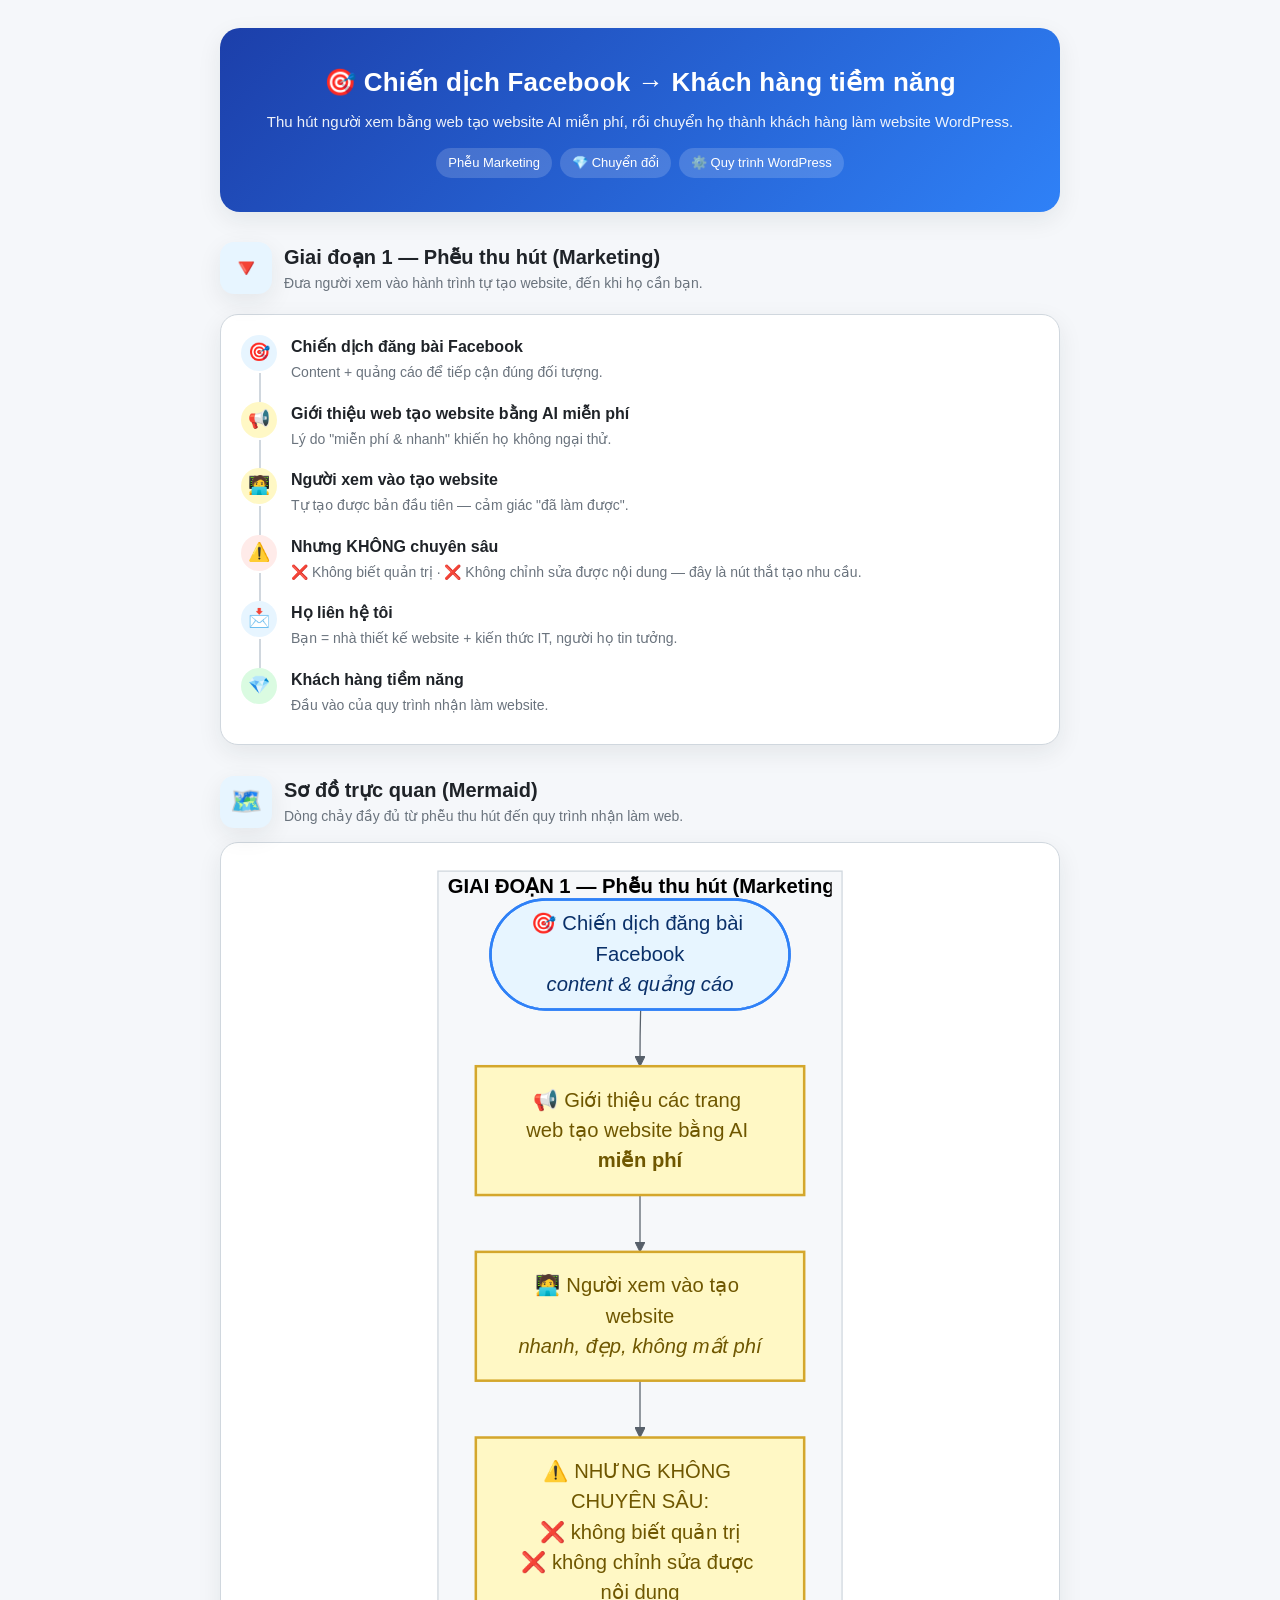
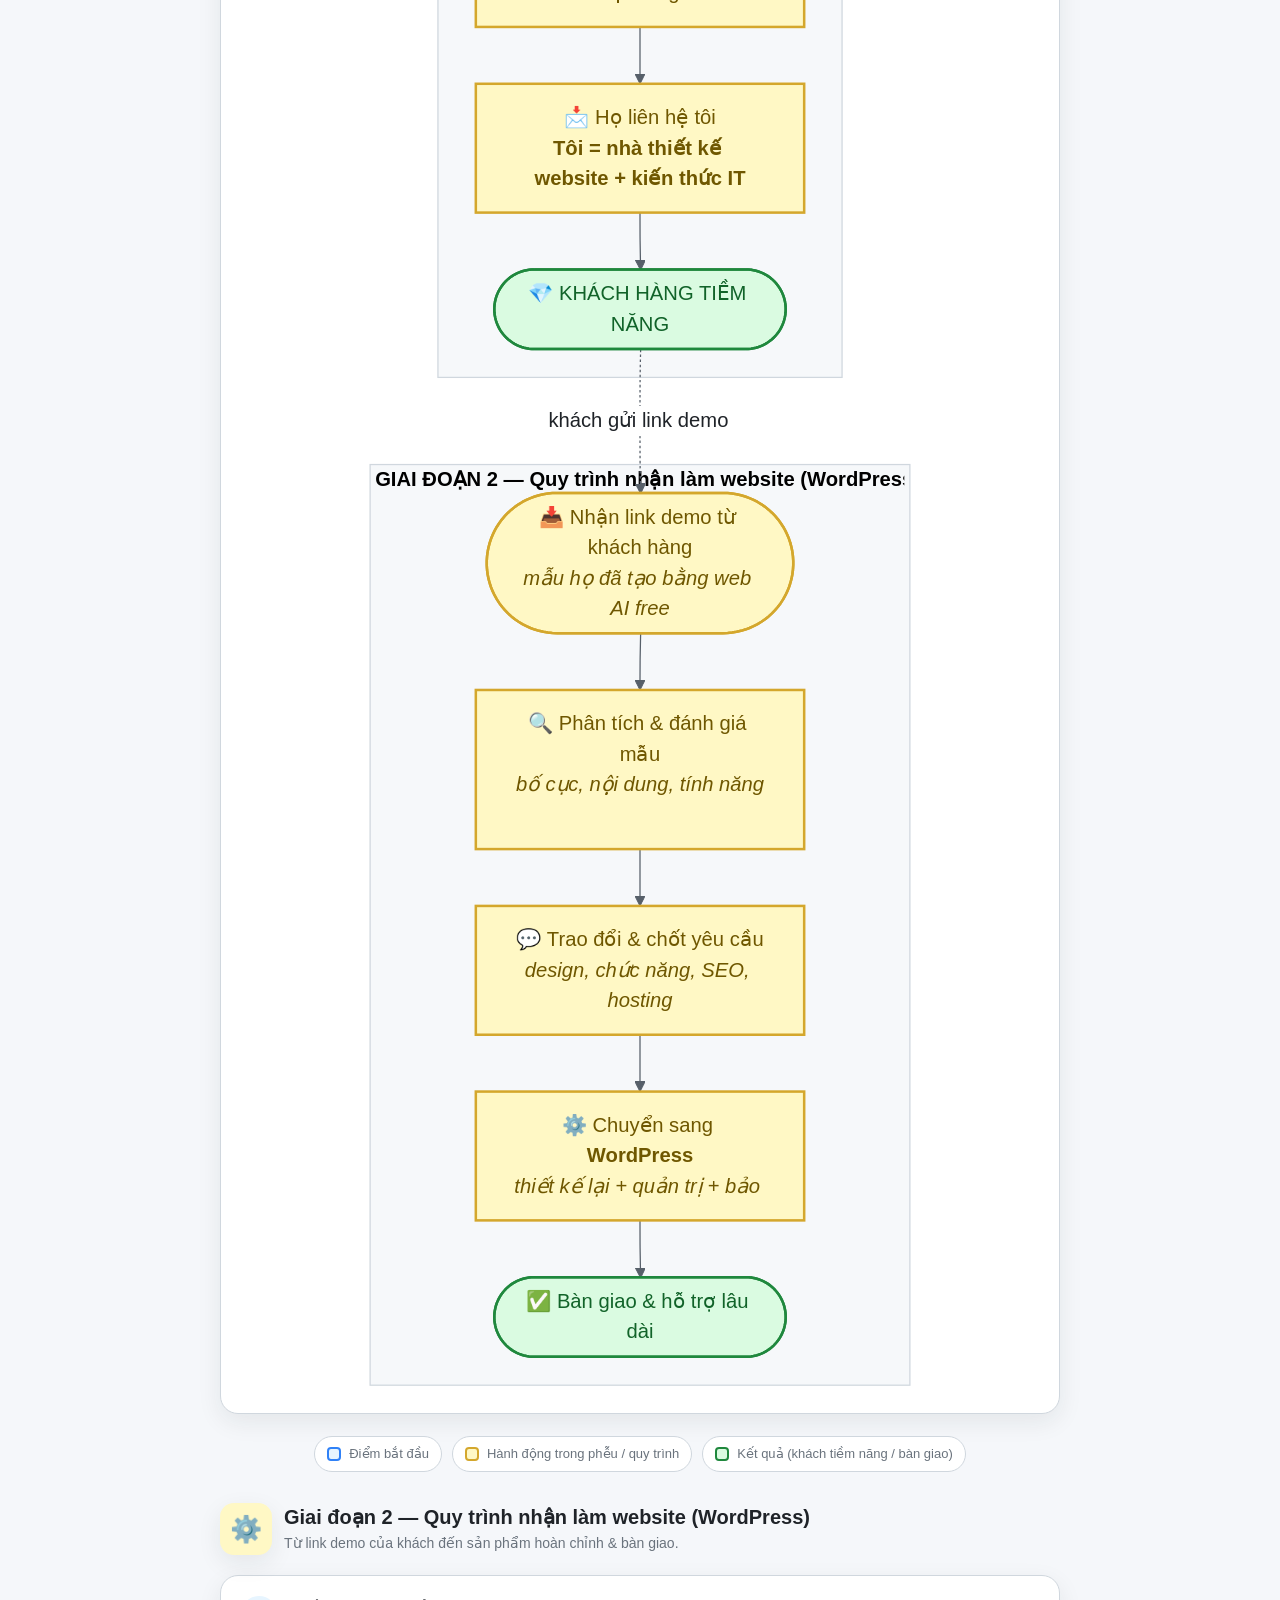
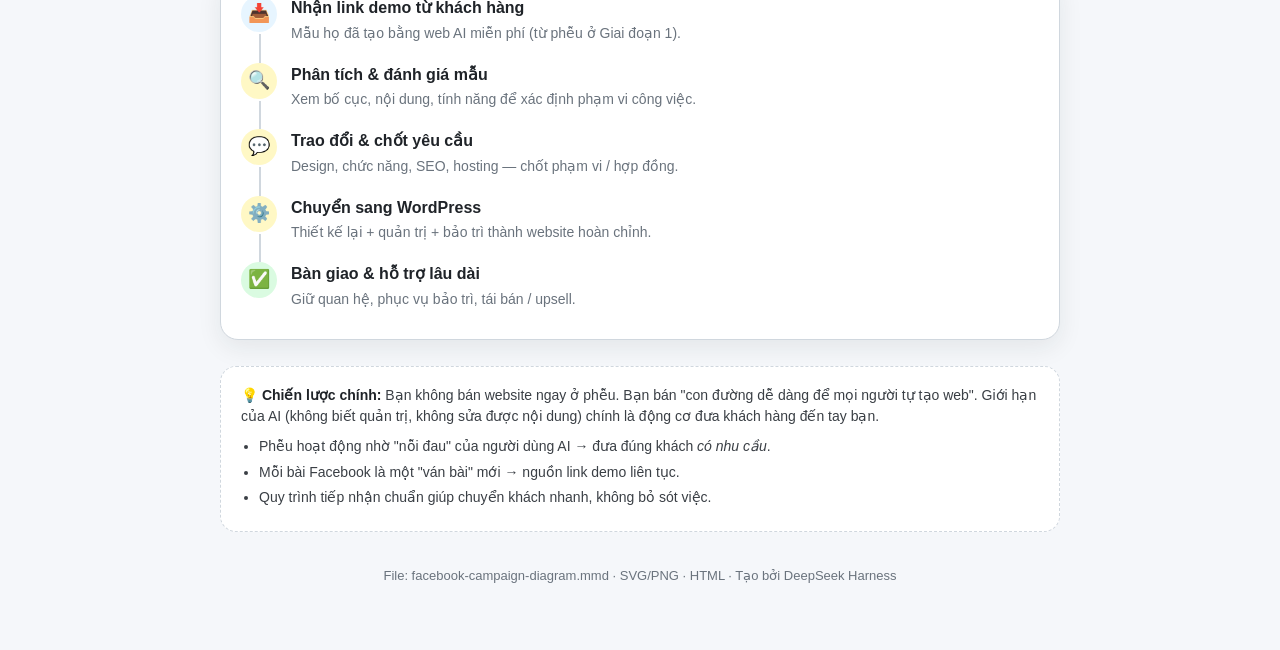
<file: docs/chien-dich-facebook-web-ai/facebook-campaign-diagram.html>
<!DOCTYPE html>
<html lang="vi">
<head>
<meta charset="UTF-8" />
<meta name="viewport" content="width=device-width, initial-scale=1.0" />
<title>Chiến dịch Facebook → Khách hàng tiềm năng → Làm web WordPress</title>
<style>
  :root{
    --bg:#f5f7fa; --card:#ffffff; --ink:#1f2328; --muted:#6a737d;
    --brand:#2f81f7; --brand-soft:#e7f5ff; --ok:#1f883d; --ok-soft:#dafbe1;
    --warn:#d4a72c; --warn-soft:#fff8c5; --line:#d0d7de; --shadow:0 8px 24px rgba(31,35,40,.08);
  }
  *{box-sizing:border-box}
  body{
    margin:0; background:var(--bg); color:var(--ink);
    font-family:-apple-system,BlinkMacSystemFont,"Segoe UI",Roboto,Helvetica,Arial,"Apple Color Emoji","Segoe UI Emoji",sans-serif;
    line-height:1.55;
  }
  .wrap{max-width:880px;margin:0 auto;padding:28px 20px 64px}

  /* Hero */
  .hero{text-align:center;padding:34px 22px;background:linear-gradient(135deg,#1c3faa,#2f81f7);color:#fff;border-radius:20px;box-shadow:var(--shadow)}
  .hero h1{margin:0 0 8px;font-size:26px;letter-spacing:.2px}
  .hero p{margin:0;opacity:.92;font-size:15px}
  .hero .tags{margin-top:14px;display:flex;flex-wrap:wrap;gap:8px;justify-content:center}
  .hero .tags span{background:rgba(255,255,255,.16);padding:5px 12px;border-radius:999px;font-size:13px}

  /* Phase cards */
  .phase{margin-top:30px;}
  .phase-head{display:flex;align-items:center;gap:12px;margin-bottom:14px}
  .phase-badge{flex:none;width:52px;height:52px;border-radius:14px;display:flex;align-items:center;justify-content:center;font-size:26px;box-shadow:var(--shadow)}
  .phase-badge.b1{background:var(--brand-soft)}
  .phase-badge.b2{background:var(--warn-soft)}
  .phase-head h2{margin:0;font-size:20px}
  .phase-head .sub{margin:0;color:var(--muted);font-size:14px}

  /* Diagram */
  .diagram-card{background:var(--card);border:1px solid var(--line);border-radius:18px;padding:18px;box-shadow:var(--shadow);overflow:auto}
  .diagram-card svg{display:block;margin:0 auto;max-width:560px!important;width:100%!important;height:auto!important}
  .diagram-card svg #my-svg{max-width:100%!important;background:transparent!important}

  /* Step timeline */
  .steps{background:var(--card);border:1px solid var(--line);border-radius:18px;padding:20px 20px 10px;box-shadow:var(--shadow);margin-top:20px}
  .step{display:flex;gap:14px;padding-bottom:18px;position:relative}
  .step:not(:last-child)::before{content:"";position:absolute;left:18px;top:38px;bottom:0;width:2px;background:var(--line)}
  .step-icon{flex:none;width:36px;height:36px;border-radius:50%;display:flex;align-items:center;justify-content:center;font-size:18px;z-index:1}
  .step-icon.i-blue{background:var(--brand-soft)}
  .step-icon.i-yellow{background:var(--warn-soft)}
  .step-icon.i-red{background:#ffebe9}
  .step-icon.i-green{background:var(--ok-soft)}
  .step h3{margin:0 0 2px;font-size:16px}
  .step p{margin:0;color:var(--muted);font-size:14px}

  /* Legend */
  .legend{display:flex;flex-wrap:wrap;gap:10px;margin-top:22px;justify-content:center}
  .legend .item{display:flex;align-items:center;gap:8px;font-size:13px;color:var(--muted);background:var(--card);border:1px solid var(--line);padding:7px 12px;border-radius:999px}
  .dot{width:14px;height:14px;border-radius:4px;border:2px solid}
  .dot.start{background:var(--brand-soft);border-color:var(--brand)}
  .dot.act{background:var(--warn-soft);border-color:var(--warn)}
  .dot.goal{background:var(--ok-soft);border-color:var(--ok)}

  .note{margin-top:26px;background:var(--card);border:1px dashed var(--line);border-radius:16px;padding:18px 20px;font-size:14px;color:#3a3f45}
  .note strong{color:var(--ink)}
  .note ul{margin:8px 0 0;padding-left:18px}
  .note li{margin:4px 0}

  footer{text-align:center;margin-top:34px;color:var(--muted);font-size:13px}
</style>
</head>
<body>
<div class="wrap">

  <header class="hero">
    <h1>🎯 Chiến dịch Facebook → Khách hàng tiềm năng</h1>
    <p>Thu hút người xem bằng web tạo website AI miễn phí, rồi chuyển họ thành khách hàng làm website WordPress.</p>
    <div class="tags">
      <span>Phễu Marketing</span><span>💎 Chuyển đổi</span><span>⚙️ Quy trình WordPress</span>
    </div>
  </header>

  <!-- ====== GIAI ĐOẠN 1 ====== -->
  <section class="phase">
    <div class="phase-head">
      <div class="phase-badge b1">🔻</div>
      <div>
        <h2>Giai đoạn 1 — Phễu thu hút (Marketing)</h2>
        <p class="sub">Đưa người xem vào hành trình tự tạo website, đến khi họ cần bạn.</p>
      </div>
    </div>

    <div class="steps">
      <div class="step">
        <div class="step-icon i-blue">🎯</div>
        <div><h3>Chiến dịch đăng bài Facebook</h3><p>Content + quảng cáo để tiếp cận đúng đối tượng.</p></div>
      </div>
      <div class="step">
        <div class="step-icon i-yellow">📢</div>
        <div><h3>Giới thiệu web tạo website bằng AI miễn phí</h3><p>Lý do "miễn phí &amp; nhanh" khiến họ không ngại thử.</p></div>
      </div>
      <div class="step">
        <div class="step-icon i-yellow">🧑‍💻</div>
        <div><h3>Người xem vào tạo website</h3><p>Tự tạo được bản đầu tiên — cảm giác "đã làm được".</p></div>
      </div>
      <div class="step">
        <div class="step-icon i-red">⚠️</div>
        <div><h3>Nhưng KHÔNG chuyên sâu</h3><p>❌ Không biết quản trị · ❌ Không chỉnh sửa được nội dung — đây là nút thắt tạo nhu cầu.</p></div>
      </div>
      <div class="step">
        <div class="step-icon i-blue">📩</div>
        <div><h3>Họ liên hệ tôi</h3><p>Bạn = nhà thiết kế website + kiến thức IT, người họ tin tưởng.</p></div>
      </div>
      <div class="step">
        <div class="step-icon i-green">💎</div>
        <div><h3>Khách hàng tiềm năng</h3><p>Đầu vào của quy trình nhận làm website.</p></div>
      </div>
    </div>
  </section>

  <!-- ====== SƠ ĐỒ ====== -->
  <section class="phase">
    <div class="phase-head">
      <div class="phase-badge b1">🗺️</div>
      <div>
        <h2>Sơ đồ trực quan (Mermaid)</h2>
        <p class="sub">Dòng chảy đầy đủ từ phễu thu hút đến quy trình nhận làm web.</p>
      </div>
    </div>
    <div class="diagram-card">
      <svg id="my-svg" width="100%" xmlns="http://www.w3.org/2000/svg" xmlns:xlink="http://www.w3.org/1999/xlink" class="flowchart" style="max-width: 443.422px; background-color: white;" viewBox="-53.7109375 0 443.421875 1690" role="graphics-document document" aria-roledescription="flowchart-v2"><style>#my-svg{font-family:"trebuchet ms",verdana,arial,sans-serif;font-size:16px;fill:#1f2328;}@keyframes edge-animation-frame{from{stroke-dashoffset:0;}}@keyframes dash{to{stroke-dashoffset:0;}}#my-svg .edge-animation-slow{stroke-dasharray:9,5!important;stroke-dashoffset:900;animation:dash 50s linear infinite;stroke-linecap:round;}#my-svg .edge-animation-fast{stroke-dasharray:9,5!important;stroke-dashoffset:900;animation:dash 20s linear infinite;stroke-linecap:round;}#my-svg .error-icon{fill:hsl(180, 0%, 100%);}#my-svg .error-text{fill:rgb(0, 0, 0);stroke:rgb(0, 0, 0);}#my-svg .edge-thickness-normal{stroke-width:1px;}#my-svg .edge-thickness-thick{stroke-width:3.5px;}#my-svg .edge-pattern-solid{stroke-dasharray:0;}#my-svg .edge-thickness-invisible{stroke-width:0;fill:none;}#my-svg .edge-pattern-dashed{stroke-dasharray:3;}#my-svg .edge-pattern-dotted{stroke-dasharray:2;}#my-svg .marker{fill:#57606a;stroke:#57606a;}#my-svg .marker.cross{stroke:#57606a;}#my-svg svg{font-family:"trebuchet ms",verdana,arial,sans-serif;font-size:16px;}#my-svg p{margin:0;}#my-svg .label{font-family:"trebuchet ms",verdana,arial,sans-serif;color:#1f2328;}#my-svg .cluster-label text{fill:rgb(0, 0, 0);}#my-svg .cluster-label span{color:rgb(0, 0, 0);}#my-svg .cluster-label span p{background-color:transparent;}#my-svg .label text,#my-svg span{fill:#1f2328;color:#1f2328;}#my-svg .node rect,#my-svg .node circle,#my-svg .node ellipse,#my-svg .node polygon,#my-svg .node path{fill:#ffffff;stroke:#d0d7de;stroke-width:1px;}#my-svg .rough-node .label text,#my-svg .node .label text,#my-svg .image-shape .label,#my-svg .icon-shape .label{text-anchor:middle;}#my-svg .node .katex path{fill:#000;stroke:#000;stroke-width:1px;}#my-svg .rough-node .label,#my-svg .node .label,#my-svg .image-shape .label,#my-svg .icon-shape .label{text-align:center;}#my-svg .node.clickable{cursor:pointer;}#my-svg .root .anchor path{fill:#57606a!important;stroke-width:0;stroke:#57606a;}#my-svg .arrowheadPath{fill:#0b0b0b;}#my-svg .edgePaths .path{stroke:#57606a;stroke-width:1px;}#my-svg .flowchart-link{stroke:#57606a;fill:none;}#my-svg .edgeLabel{background-color:hsl(-120, 0%, 100%);text-align:center;}#my-svg .edgeLabel p{background-color:hsl(-120, 0%, 100%);}#my-svg .edgeLabel rect{opacity:0.5;background-color:hsl(-120, 0%, 100%);fill:hsl(-120, 0%, 100%);}#my-svg .labelBkg{background-color:rgba(255, 255, 255, 0.5);}#my-svg .cluster rect{fill:#f6f8fa;stroke:#d0d7de;stroke-width:1px;}#my-svg .cluster text{fill:rgb(0, 0, 0);}#my-svg .cluster span{color:rgb(0, 0, 0);}#my-svg .node .collapsed-indicator{fill:#d0d7de;stroke:none;opacity:0.6;}#my-svg .node .collapsed-separator{stroke:#d0d7de;stroke-width:0.75px;}#my-svg div.mermaidTooltip{position:absolute;text-align:center;max-width:200px;padding:2px;font-family:"trebuchet ms",verdana,arial,sans-serif;font-size:12px;background:hsl(180, 0%, 100%);border:1px solid hsl(180, 0%, 90%);border-radius:2px;pointer-events:none;z-index:100;}#my-svg .flowchartTitleText{text-anchor:middle;font-size:18px;fill:#1f2328;}#my-svg rect.text{fill:none;stroke-width:0;}#my-svg .icon-shape,#my-svg .image-shape{background-color:hsl(-120, 0%, 100%);text-align:center;}#my-svg .icon-shape p,#my-svg .image-shape p{background-color:hsl(-120, 0%, 100%);padding:2px;}#my-svg .icon-shape .label rect,#my-svg .image-shape .label rect{opacity:0.5;background-color:hsl(-120, 0%, 100%);fill:hsl(-120, 0%, 100%);}#my-svg .label-icon{display:inline-block;height:1em;overflow:visible;vertical-align:-0.125em;}#my-svg .node .label-icon path{fill:currentColor;stroke:revert;stroke-width:revert;}#my-svg .node .neo-node{stroke:#d0d7de;}#my-svg [data-look="neo"].node rect,#my-svg [data-look="neo"].cluster rect,#my-svg [data-look="neo"].node polygon{stroke:url(#my-svg-gradient);filter:drop-shadow( 1px 2px 2px rgba(185,185,185,1));}#my-svg [data-look="neo"].swimlane.cluster rect{filter:none;}#my-svg [data-look="neo"].node path{stroke:url(#my-svg-gradient);stroke-width:1px;}#my-svg [data-look="neo"].node .outer-path{filter:drop-shadow( 1px 2px 2px rgba(185,185,185,1));}#my-svg [data-look="neo"].node .neo-line path{stroke:#d0d7de;filter:none;}#my-svg [data-look="neo"].node circle{stroke:url(#my-svg-gradient);filter:drop-shadow( 1px 2px 2px rgba(185,185,185,1));}#my-svg [data-look="neo"].node circle .state-start{fill:#000000;}#my-svg [data-look="neo"].icon-shape .icon{fill:url(#my-svg-gradient);filter:drop-shadow( 1px 2px 2px rgba(185,185,185,1));}#my-svg [data-look="neo"].icon-shape .icon-neo path{stroke:url(#my-svg-gradient);filter:drop-shadow( 1px 2px 2px rgba(185,185,185,1));}#my-svg :root{--mermaid-font-family:"trebuchet ms",verdana,arial,sans-serif;}#my-svg .start&gt;*{fill:rgb(231, 245, 255)!important;stroke:rgb(47, 129, 247)!important;stroke-width:2px!important;color:rgb(10, 48, 105)!important;}#my-svg .start span{fill:rgb(231, 245, 255)!important;stroke:rgb(47, 129, 247)!important;stroke-width:2px!important;color:rgb(10, 48, 105)!important;}#my-svg .start tspan{fill:rgb(10, 48, 105)!important;}#my-svg .goal&gt;*{fill:rgb(218, 251, 225)!important;stroke:rgb(31, 136, 61)!important;stroke-width:2px!important;color:rgb(17, 99, 41)!important;}#my-svg .goal span{fill:rgb(218, 251, 225)!important;stroke:rgb(31, 136, 61)!important;stroke-width:2px!important;color:rgb(17, 99, 41)!important;}#my-svg .goal tspan{fill:rgb(17, 99, 41)!important;}#my-svg .act&gt;*{fill:rgb(255, 248, 197)!important;stroke:rgb(212, 167, 44)!important;stroke-width:2px!important;color:rgb(111, 87, 0)!important;}#my-svg .act span{fill:rgb(255, 248, 197)!important;stroke:rgb(212, 167, 44)!important;stroke-width:2px!important;color:rgb(111, 87, 0)!important;}#my-svg .act tspan{fill:rgb(111, 87, 0)!important;}</style><g><marker id="my-svg_flowchart-v2-pointEnd" class="marker flowchart-v2" viewBox="0 0 10 10" refX="5" refY="5" markerUnits="userSpaceOnUse" markerWidth="8" markerHeight="8" orient="auto"><path d="M 0 0 L 10 5 L 0 10 z" class="arrowMarkerPath" style="stroke-width: 1; stroke-dasharray: 1, 0;"/></marker><marker id="my-svg_flowchart-v2-pointStart" class="marker flowchart-v2" viewBox="0 0 10 10" refX="4.5" refY="5" markerUnits="userSpaceOnUse" markerWidth="8" markerHeight="8" orient="auto"><path d="M 0 5 L 10 10 L 10 0 z" class="arrowMarkerPath" style="stroke-width: 1; stroke-dasharray: 1, 0;"/></marker><marker id="my-svg_flowchart-v2-pointEnd-margin" class="marker flowchart-v2" viewBox="0 0 11.5 14" refX="11.5" refY="7" markerUnits="userSpaceOnUse" markerWidth="10.5" markerHeight="14" orient="auto"><path d="M 0 0 L 11.5 7 L 0 14 z" class="arrowMarkerPath" style="stroke-width: 0; stroke-dasharray: 1, 0;"/></marker><marker id="my-svg_flowchart-v2-pointStart-margin" class="marker flowchart-v2" viewBox="0 0 11.5 14" refX="1" refY="7" markerUnits="userSpaceOnUse" markerWidth="11.5" markerHeight="14" orient="auto"><polygon points="0,7 11.5,14 11.5,0" class="arrowMarkerPath" style="stroke-width: 0; stroke-dasharray: 1, 0;"/></marker><marker id="my-svg_flowchart-v2-circleEnd" class="marker flowchart-v2" viewBox="0 0 10 10" refX="11" refY="5" markerUnits="userSpaceOnUse" markerWidth="11" markerHeight="11" orient="auto"><circle cx="5" cy="5" r="5" class="arrowMarkerPath" style="stroke-width: 1; stroke-dasharray: 1, 0;"/></marker><marker id="my-svg_flowchart-v2-circleStart" class="marker flowchart-v2" viewBox="0 0 10 10" refX="-1" refY="5" markerUnits="userSpaceOnUse" markerWidth="11" markerHeight="11" orient="auto"><circle cx="5" cy="5" r="5" class="arrowMarkerPath" style="stroke-width: 1; stroke-dasharray: 1, 0;"/></marker><marker id="my-svg_flowchart-v2-circleEnd-margin" class="marker flowchart-v2" viewBox="0 0 10 10" refY="5" refX="12.25" markerUnits="userSpaceOnUse" markerWidth="14" markerHeight="14" orient="auto"><circle cx="5" cy="5" r="5" class="arrowMarkerPath" style="stroke-width: 0; stroke-dasharray: 1, 0;"/></marker><marker id="my-svg_flowchart-v2-circleStart-margin" class="marker flowchart-v2" viewBox="0 0 10 10" refX="-2" refY="5" markerUnits="userSpaceOnUse" markerWidth="14" markerHeight="14" orient="auto"><circle cx="5" cy="5" r="5" class="arrowMarkerPath" style="stroke-width: 0; stroke-dasharray: 1, 0;"/></marker><marker id="my-svg_flowchart-v2-crossEnd" class="marker cross flowchart-v2" viewBox="0 0 11 11" refX="12" refY="5.2" markerUnits="userSpaceOnUse" markerWidth="11" markerHeight="11" orient="auto"><path d="M 1,1 l 9,9 M 10,1 l -9,9" class="arrowMarkerPath" style="stroke-width: 2; stroke-dasharray: 1, 0;"/></marker><marker id="my-svg_flowchart-v2-crossStart" class="marker cross flowchart-v2" viewBox="0 0 11 11" refX="-1" refY="5.2" markerUnits="userSpaceOnUse" markerWidth="11" markerHeight="11" orient="auto"><path d="M 1,1 l 9,9 M 10,1 l -9,9" class="arrowMarkerPath" style="stroke-width: 2; stroke-dasharray: 1, 0;"/></marker><marker id="my-svg_flowchart-v2-crossEnd-margin" class="marker cross flowchart-v2" viewBox="0 0 15 15" refX="17.7" refY="7.5" markerUnits="userSpaceOnUse" markerWidth="12" markerHeight="12" orient="auto"><path d="M 1,1 L 14,14 M 1,14 L 14,1" class="arrowMarkerPath" style="stroke-width: 2.5;"/></marker><marker id="my-svg_flowchart-v2-crossStart-margin" class="marker cross flowchart-v2" viewBox="0 0 15 15" refX="-3.5" refY="7.5" markerUnits="userSpaceOnUse" markerWidth="12" markerHeight="12" orient="auto"><path d="M 1,1 L 14,14 M 1,14 L 14,1" class="arrowMarkerPath" style="stroke-width: 2.5; stroke-dasharray: 1, 0;"/></marker><g class="root"><g class="clusters"><g class="cluster" id="my-svg-F2" data-look="classic"><rect style="" x="-45.7109375" y="953" width="427.421875" height="729"/><g class="cluster-label" transform="translate(-41.7109375, 953)"><foreignObject width="419.421875" height="24"><div xmlns="http://www.w3.org/1999/xhtml" style="display: table-cell; white-space: nowrap; line-height: 1.5;"><span class="nodeLabel"><p><b>GIAI ĐOẠN 2 — Quy trình nhận làm website (WordPress)</b></p></span></div></foreignObject></g></g><g class="cluster" id="my-svg-F1" data-look="classic"><rect style="" x="8" y="8" width="320" height="876"/><g class="cluster-label" transform="translate(15.8046875, 8)"><foreignObject width="304.390625" height="24"><div xmlns="http://www.w3.org/1999/xhtml" style="display: table-cell; white-space: nowrap; line-height: 1.5;"><span class="nodeLabel"><p><b>GIAI ĐOẠN 1 — Phễu thu hút (Marketing)</b></p></span></div></foreignObject></g></g></g><g class="edgePaths"><path d="M168.5,118L168.417,121.667C168.333,125.333,168.167,132.667,168.083,139.417C168,146.167,168,152.333,168,155.417L168,158.5" id="my-svg-L_A_B_0" class="edge-thickness-normal edge-pattern-solid edge-thickness-normal edge-pattern-solid flowchart-link" style=";" data-edge="true" data-et="edge" data-id="L_A_B_0" data-points="W3sieCI6MTY4LjUsInkiOjExOH0seyJ4IjoxNjgsInkiOjE0MH0seyJ4IjoxNjgsInkiOjE2Mi41fV0=" data-look="classic" marker-end="url(#my-svg_flowchart-v2-pointEnd)"/><path d="M168,264.5L168,268.25C168,272,168,279.5,168,286.333C168,293.167,168,299.333,168,302.417L168,305.5" id="my-svg-L_B_C_0" class="edge-thickness-normal edge-pattern-solid edge-thickness-normal edge-pattern-solid flowchart-link" style=";" data-edge="true" data-et="edge" data-id="L_B_C_0" data-points="W3sieCI6MTY4LCJ5IjoyNjQuNX0seyJ4IjoxNjgsInkiOjI4N30seyJ4IjoxNjgsInkiOjMwOS41fV0=" data-look="classic" marker-end="url(#my-svg_flowchart-v2-pointEnd)"/><path d="M168,411.5L168,415.25C168,419,168,426.5,168,433.333C168,440.167,168,446.333,168,449.417L168,452.5" id="my-svg-L_C_D_0" class="edge-thickness-normal edge-pattern-solid edge-thickness-normal edge-pattern-solid flowchart-link" style=";" data-edge="true" data-et="edge" data-id="L_C_D_0" data-points="W3sieCI6MTY4LCJ5Ijo0MTEuNX0seyJ4IjoxNjgsInkiOjQzNH0seyJ4IjoxNjgsInkiOjQ1Ni41fV0=" data-look="classic" marker-end="url(#my-svg_flowchart-v2-pointEnd)"/><path d="M168,606.5L168,610.25C168,614,168,621.5,168,628.333C168,635.167,168,641.333,168,644.417L168,647.5" id="my-svg-L_D_E_0" class="edge-thickness-normal edge-pattern-solid edge-thickness-normal edge-pattern-solid flowchart-link" style=";" data-edge="true" data-et="edge" data-id="L_D_E_0" data-points="W3sieCI6MTY4LCJ5Ijo2MDYuNX0seyJ4IjoxNjgsInkiOjYyOX0seyJ4IjoxNjgsInkiOjY1MS41fV0=" data-look="classic" marker-end="url(#my-svg_flowchart-v2-pointEnd)"/><path d="M168,753.5L168,757.25C168,761,168,768.5,168.069,775.417C168.138,782.334,168.275,788.667,168.344,791.834L168.413,795.001" id="my-svg-L_E_F_0" class="edge-thickness-normal edge-pattern-solid edge-thickness-normal edge-pattern-solid flowchart-link" style=";" data-edge="true" data-et="edge" data-id="L_E_F_0" data-points="W3sieCI6MTY4LCJ5Ijo3NTMuNX0seyJ4IjoxNjgsInkiOjc3Nn0seyJ4IjoxNjguNSwieSI6Nzk5fV0=" data-look="classic" marker-end="url(#my-svg_flowchart-v2-pointEnd)"/><path d="M168.5,1087L168.417,1090.667C168.333,1094.333,168.167,1101.667,168.083,1108.417C168,1115.167,168,1121.333,168,1124.417L168,1127.5" id="my-svg-L_G_H_0" class="edge-thickness-normal edge-pattern-solid edge-thickness-normal edge-pattern-solid flowchart-link" style=";" data-edge="true" data-et="edge" data-id="L_G_H_0" data-points="W3sieCI6MTY4LjUsInkiOjEwODd9LHsieCI6MTY4LCJ5IjoxMTA5fSx7IngiOjE2OCwieSI6MTEzMS41fV0=" data-look="classic" marker-end="url(#my-svg_flowchart-v2-pointEnd)"/><path d="M168,1257.5L168,1261.25C168,1265,168,1272.5,168,1279.333C168,1286.167,168,1292.333,168,1295.417L168,1298.5" id="my-svg-L_H_I_0" class="edge-thickness-normal edge-pattern-solid edge-thickness-normal edge-pattern-solid flowchart-link" style=";" data-edge="true" data-et="edge" data-id="L_H_I_0" data-points="W3sieCI6MTY4LCJ5IjoxMjU3LjV9LHsieCI6MTY4LCJ5IjoxMjgwfSx7IngiOjE2OCwieSI6MTMwMi41fV0=" data-look="classic" marker-end="url(#my-svg_flowchart-v2-pointEnd)"/><path d="M168,1404.5L168,1408.25C168,1412,168,1419.5,168,1426.333C168,1433.167,168,1439.333,168,1442.417L168,1445.5" id="my-svg-L_I_J_0" class="edge-thickness-normal edge-pattern-solid edge-thickness-normal edge-pattern-solid flowchart-link" style=";" data-edge="true" data-et="edge" data-id="L_I_J_0" data-points="W3sieCI6MTY4LCJ5IjoxNDA0LjV9LHsieCI6MTY4LCJ5IjoxNDI3fSx7IngiOjE2OCwieSI6MTQ0OS41fV0=" data-look="classic" marker-end="url(#my-svg_flowchart-v2-pointEnd)"/><path d="M168,1551.5L168,1555.25C168,1559,168,1566.5,168.069,1573.417C168.138,1580.334,168.275,1586.667,168.344,1589.834L168.413,1593.001" id="my-svg-L_J_K_0" class="edge-thickness-normal edge-pattern-solid edge-thickness-normal edge-pattern-solid flowchart-link" style=";" data-edge="true" data-et="edge" data-id="L_J_K_0" data-points="W3sieCI6MTY4LCJ5IjoxNTUxLjV9LHsieCI6MTY4LCJ5IjoxNTc0fSx7IngiOjE2OC41LCJ5IjoxNTk3fV0=" data-look="classic" marker-end="url(#my-svg_flowchart-v2-pointEnd)"/><path d="M168.5,862L168.417,865.667C168.333,869.333,168.167,876.667,168.083,886.083C168,895.5,168,907,168,918.5C168,930,168,941.5,168.069,950.417C168.138,959.334,168.275,965.667,168.344,968.834L168.413,972.001" id="my-svg-L_F_G_0" class="edge-thickness-normal edge-pattern-dotted edge-thickness-normal edge-pattern-solid flowchart-link" style=";" data-edge="true" data-et="edge" data-id="L_F_G_0" data-points="W3sieCI6MTY4LjUsInkiOjg2Mn0seyJ4IjoxNjgsInkiOjg4NH0seyJ4IjoxNjgsInkiOjkxOC41fSx7IngiOjE2OCwieSI6OTUzfSx7IngiOjE2OC41LCJ5Ijo5NzZ9XQ==" data-look="classic" marker-end="url(#my-svg_flowchart-v2-pointEnd)"/></g><g class="edgeLabels"><g class="edgeLabel"><g class="label" data-id="L_A_B_0" transform="translate(0, 0)"><foreignObject width="0" height="0"><div xmlns="http://www.w3.org/1999/xhtml" class="labelBkg" style="display: table-cell; white-space: nowrap; line-height: 1.5; max-width: 200px; text-align: center;"><span class="edgeLabel"></span></div></foreignObject></g></g><g class="edgeLabel"><g class="label" data-id="L_B_C_0" transform="translate(0, 0)"><foreignObject width="0" height="0"><div xmlns="http://www.w3.org/1999/xhtml" class="labelBkg" style="display: table-cell; white-space: nowrap; line-height: 1.5; max-width: 200px; text-align: center;"><span class="edgeLabel"></span></div></foreignObject></g></g><g class="edgeLabel"><g class="label" data-id="L_C_D_0" transform="translate(0, 0)"><foreignObject width="0" height="0"><div xmlns="http://www.w3.org/1999/xhtml" class="labelBkg" style="display: table-cell; white-space: nowrap; line-height: 1.5; max-width: 200px; text-align: center;"><span class="edgeLabel"></span></div></foreignObject></g></g><g class="edgeLabel"><g class="label" data-id="L_D_E_0" transform="translate(0, 0)"><foreignObject width="0" height="0"><div xmlns="http://www.w3.org/1999/xhtml" class="labelBkg" style="display: table-cell; white-space: nowrap; line-height: 1.5; max-width: 200px; text-align: center;"><span class="edgeLabel"></span></div></foreignObject></g></g><g class="edgeLabel"><g class="label" data-id="L_E_F_0" transform="translate(0, 0)"><foreignObject width="0" height="0"><div xmlns="http://www.w3.org/1999/xhtml" class="labelBkg" style="display: table-cell; white-space: nowrap; line-height: 1.5; max-width: 200px; text-align: center;"><span class="edgeLabel"></span></div></foreignObject></g></g><g class="edgeLabel"><g class="label" data-id="L_G_H_0" transform="translate(0, 0)"><foreignObject width="0" height="0"><div xmlns="http://www.w3.org/1999/xhtml" class="labelBkg" style="display: table-cell; white-space: nowrap; line-height: 1.5; max-width: 200px; text-align: center;"><span class="edgeLabel"></span></div></foreignObject></g></g><g class="edgeLabel"><g class="label" data-id="L_H_I_0" transform="translate(0, 0)"><foreignObject width="0" height="0"><div xmlns="http://www.w3.org/1999/xhtml" class="labelBkg" style="display: table-cell; white-space: nowrap; line-height: 1.5; max-width: 200px; text-align: center;"><span class="edgeLabel"></span></div></foreignObject></g></g><g class="edgeLabel"><g class="label" data-id="L_I_J_0" transform="translate(0, 0)"><foreignObject width="0" height="0"><div xmlns="http://www.w3.org/1999/xhtml" class="labelBkg" style="display: table-cell; white-space: nowrap; line-height: 1.5; max-width: 200px; text-align: center;"><span class="edgeLabel"></span></div></foreignObject></g></g><g class="edgeLabel"><g class="label" data-id="L_J_K_0" transform="translate(0, 0)"><foreignObject width="0" height="0"><div xmlns="http://www.w3.org/1999/xhtml" class="labelBkg" style="display: table-cell; white-space: nowrap; line-height: 1.5; max-width: 200px; text-align: center;"><span class="edgeLabel"></span></div></foreignObject></g></g><g class="edgeLabel" transform="translate(168, 918.5)"><g class="label" data-id="L_F_G_0" transform="translate(-72.546875, -12)"><foreignObject width="145.09375" height="24"><div xmlns="http://www.w3.org/1999/xhtml" class="labelBkg" style="display: table-cell; white-space: nowrap; line-height: 1.5; max-width: 200px; text-align: center;"><span class="edgeLabel"><p>khách gửi link demo</p></span></div></foreignObject></g></g></g><g class="nodes"><g class="node default start" id="my-svg-flowchart-A-0" data-look="classic" transform="translate(168, 74)"><g class="basic label-container outer-path"><path d="M-74.875 -43.5 C-39.34302258838129 -43.5, -3.811045176762576 -43.5, 74.875 -43.5 C74.875 -43.5, 74.875 -43.5, 74.875 -43.5 C75.87225843969098 -43.46801986288491, 76.86951687938196 -43.43603972576981, 77.66205456916101 -43.41062458463963 C78.59215071039405 -43.320899328499145, 79.52224685162709 -43.23117407235866, 80.43765653327601 -43.14286560131121 C81.51418679404608 -42.96882053736676, 82.59071705481617 -42.79477547342231, 83.19040034850968 -42.697823329111344 C83.7879102321096 -42.56144559729605, 84.3854201157095 -42.42506786548075, 85.90897440006356 -42.07732654219778 C86.47763032105624 -41.908552449782995, 87.04628624204894 -41.7397783573682, 88.58220748402749 -41.28392499496409 C89.3553026964905 -40.9994188103639, 90.12839790895352 -40.7149126257637, 91.19911471225277 -40.32087894455194 C92.16040298370362 -39.895345142384066, 93.12169125515447 -39.46981134021619, 93.74894265161377 -39.192145753755234 C94.32926835296544 -38.889390207076424, 94.90959405431711 -38.58663466039761, 96.22121351217129 -37.90236362936744 C96.7198669011295 -37.60007701456839, 97.21852029008772 -37.29779039976933, 98.60576820265887 -36.45683256279507 C99.1049378515442 -36.1086334244385, 99.6041075004295 -35.760434286081924, 100.8928080763679 -34.86149255125611 C101.49594429320345 -34.380507468458546, 102.09908051003902 -33.89952238566098, 103.07293519588879 -33.12289918905735 C103.56156276294767 -32.67914056103144, 104.05019033000656 -32.235381933005534, 105.13719095125165 -31.248196729251152 C105.65539634840653 -30.713107111234397, 106.17360174556141 -30.17801749321764, 107.07709287277622 -29.24508872636729 C107.78581143016008 -28.41258758163587, 108.49452998754396 -27.58008643690445, 108.8846694873593 -27.12180638085491 C109.3041474288112 -26.55974415453598, 109.72362537026312 -25.997681928217048, 110.55249307496757 -24.88707471531439 C111.08255535282362 -24.072756714876196, 111.61261763067965 -23.258438714438004, 112.07371019073256 -22.550076721507846 C112.46865853481152 -21.84880594373912, 112.8636068788905 -21.147535165970396, 113.44206982722551 -20.120415625476333 C113.91926586767907 -19.12950783711491, 114.39646190813264 -18.138600048753492, 114.65194910118784 -17.60807542582414 C114.9682956201041 -16.826693407957087, 115.28464213902038 -16.04531139009004, 115.69837635916457 -15.023379867326902 C116.04748878503042 -13.9719088641302, 116.39660121089628 -12.920437860933495, 116.57705160709475 -12.376950018449923 C116.8396601705649 -11.375509750666813, 117.10226873403506 -10.374069482883703, 117.28436417990932 -9.67966062709968 C117.44903498561162 -8.834110843005496, 117.61370579131392 -7.98856105891131, 117.81740757852859 -6.942595433952013 C117.9084532968215 -6.2364628218828155, 117.99949901511441 -5.530330209813618, 118.17399141329012 -4.177001626984165 C118.22785944016674 -3.3379636268922606, 118.28172746704335 -2.4989256268003563, 118.35265040472993 -1.3942436243669998 C118.35265040472993 -0.45582328731679644, 118.35265040472993 0.4825970497334069, 118.35265040472993 1.3942436243669891 C118.31081985170223 2.04578825278802, 118.26898929867454 2.697332881209051, 118.17399141329012 4.177001626984135 C118.06586895119594 5.015578091791584, 117.95774648910174 5.854154556599032, 117.81740757852859 6.942595433951983 C117.65841208067587 7.759003711715306, 117.49941658282314 8.57541198947863, 117.28436417990932 9.679660627099672 C117.0460992944501 10.588267900010239, 116.8078344089909 11.496875172920806, 116.57705160709475 12.376950018449895 C116.24038039047653 13.390950081630185, 115.90370917385833 14.404950144810476, 115.69837635916457 15.023379867326874 C115.36861100299258 15.837906672651128, 115.0388456468206 16.652433477975382, 114.65194910118785 17.60807542582413 C114.39937367158717 18.1325537096384, 114.14679824198647 18.657031993452676, 113.44206982722551 20.120415625476323 C113.0597691640086 20.79922916515789, 112.67746850079169 21.478042704839456, 112.07371019073256 22.550076721507835 C111.6650347326331 23.177911969874817, 111.25635927453364 23.805747218241798, 110.5524930749676 24.887074715314366 C110.10993170691626 25.480066630333116, 109.6673703388649 26.073058545351866, 108.8846694873593 27.121806380854903 C108.4115939918819 27.67750777660093, 107.93851849640448 28.233209172346957, 107.07709287277623 29.245088726367264 C106.58763580872481 29.75049333017266, 106.09817874467339 30.25589793397805, 105.13719095125167 31.24819672925114 C104.35033370052685 31.962799665257425, 103.56347644980201 32.67740260126371, 103.07293519588882 33.12289918905732 C102.62519533789927 33.47995981094598, 102.17745547990972 33.83702043283463, 100.89280807636791 34.861492551256106 C100.37583276904981 35.22211214614086, 99.8588574617317 35.58273174102561, 98.60576820265888 36.45683256279506 C97.84147572578755 36.920151153755604, 97.0771832489162 37.38346974471615, 96.22121351217129 37.90236362936744 C95.68970273791484 38.179652459848135, 95.15819196365838 38.45694129032883, 93.74894265161379 39.19214575375523 C92.81186267632141 39.606963261327344, 91.87478270102903 40.02178076889946, 91.1991147122528 40.32087894455194 C90.53359311859867 40.56579704303083, 89.86807152494457 40.81071514150971, 88.58220748402752 41.283924994964075 C87.54324076212929 41.59228486437586, 86.50427404023105 41.90064473378765, 85.90897440006361 42.077326542197774 C85.10648814503642 42.26048879319552, 84.30400189000923 42.44365104419327, 83.19040034850971 42.697823329111344 C82.10719928260285 42.87294687709744, 81.02399821669597 43.04807042508353, 80.43765653327604 43.1428656013112 C79.56691139801944 43.22686533728517, 78.69616626276283 43.31086507325913, 77.66205456916101 43.41062458463963 C76.9480110643469 43.43352257003765, 76.23396755953277 43.45642055543567, 74.87500000000001 43.5 C74.87500000000001 43.5, 74.87500000000001 43.5, 74.875 43.5 C43.74123582619069 43.5, 12.607471652381378 43.5, -74.87499999999999 43.5 C-75.80739645255187 43.47009986056626, -76.73979290510374 43.440199721132515, -77.66205456916099 43.41062458463963 C-78.47232728394371 43.33245855034005, -79.28259999872644 43.25429251604048, -80.43765653327603 43.1428656013112 C-81.50257053870311 42.970698563445204, -82.5674845441302 42.79853152557921, -83.1904003485097 42.697823329111344 C-83.98876203757908 42.51560248337816, -84.78712372664847 42.33338163764497, -85.90897440006356 42.07732654219778 C-86.61100767449203 41.86896675139527, -87.3130409489205 41.66060696059276, -88.58220748402748 41.283924994964096 C-89.26241818141312 41.03360117052742, -89.94262887879877 40.783277346090735, -91.19911471225278 40.32087894455194 C-92.14953147172245 39.900157638246185, -93.09994823119213 39.47943633194043, -93.74894265161377 39.192145753755234 C-94.40437307436767 38.85020812202775, -95.05980349712155 38.50827049030027, -96.22121351217127 37.90236362936745 C-96.99072315945295 37.435882359044655, -97.76023280673465 36.96940108872186, -98.60576820265884 36.456832562795086 C-99.4574276637262 35.862751790498365, -100.30908712479356 35.26867101820164, -100.89280807636788 34.86149255125612 C-101.72977199354783 34.19403609985034, -102.56673591072779 33.52657964844455, -103.07293519588879 33.12289918905736 C-103.85135057588522 32.41596293668694, -104.62976595588167 31.709026684316513, -105.13719095125164 31.24819672925117 C-105.75408311427722 30.611204923138754, -106.3709752773028 29.974213117026334, -107.07709287277623 29.245088726367282 C-107.72815838140448 28.480310133255614, -108.37922389003272 27.715531540143946, -108.88466948735929 27.121806380854917 C-109.4703097104514 26.337101834833383, -110.05594993354352 25.55239728881185, -110.55249307496757 24.887074715314395 C-110.89910682591544 24.354582915034083, -111.2457205768633 23.822091114753768, -112.07371019073254 22.550076721507864 C-112.57085400169744 21.667347543870005, -113.06799781266236 20.784618366232145, -113.44206982722551 20.120415625476337 C-113.86149070958334 19.24947918909107, -114.28091159194115 18.378542752705805, -114.65194910118784 17.608075425824147 C-114.89576188876102 17.005853126718847, -115.13957467633418 16.403630827613547, -115.69837635916457 15.023379867326907 C-115.99798717492152 14.120999826767749, -116.29759799067845 13.21861978620859, -116.57705160709475 12.37695001844991 C-116.78223470850739 11.594497925844793, -116.98741780992005 10.812045833239678, -117.28436417990932 9.679660627099686 C-117.49587462249654 8.593599207162194, -117.70738506508377 7.507537787224703, -117.81740757852859 6.942595433952017 C-117.9028108992212 6.2802241434532835, -117.98821421991381 5.617852852954549, -118.17399141329011 4.17700162698419 C-118.23953091553884 3.1561709769264095, -118.30507041778755 2.1353403268686293, -118.35265040472993 1.394243624367005 C-118.35265040472993 0.5832679222738578, -118.35265040472993 -0.22770777981928947, -118.35265040472993 -1.394243624366984 C-118.29294663815693 -2.324177980754312, -118.23324287158394 -3.25411233714164, -118.17399141329012 -4.177001626984129 C-118.08331949666682 -4.880235107119341, -117.99264758004352 -5.583468587254552, -117.81740757852859 -6.942595433951997 C-117.69276349841265 -7.5826164418116475, -117.56811941829672 -8.222637449671298, -117.28436417990932 -9.679660627099667 C-117.11113704727286 -10.34025076095668, -116.9379099146364 -11.000840894813695, -116.57705160709475 -12.37695001844989 C-116.34294828760764 -13.082031917446429, -116.10884496812055 -13.787113816442968, -115.6983763591646 -15.023379867326852 C-115.34963616573819 -15.884774887523038, -115.00089597231178 -16.746169907719224, -114.65194910118785 -17.608075425824126 C-114.25204890811456 -18.43847673323421, -113.85214871504128 -19.2688780406443, -113.44206982722551 -20.12041562547632 C-113.01186047083807 -20.884295901163398, -112.58165111445065 -21.648176176850477, -112.07371019073256 -22.55007672150785 C-111.50633192161511 -23.42172210527024, -110.93895365249767 -24.293367489032633, -110.55249307496757 -24.88707471531438 C-110.10524452290092 -25.486347029902408, -109.65799597083425 -26.085619344490436, -108.8846694873593 -27.121806380854903 C-108.30969020961284 -27.797209757743644, -107.73471093186637 -28.472613134632383, -107.07709287277623 -29.245088726367264 C-106.30553911182825 -30.041781330287904, -105.53398535088027 -30.838473934208544, -105.13719095125168 -31.248196729251127 C-104.54243517054381 -31.788338192914388, -103.94767938983594 -32.32847965657765, -103.07293519588883 -33.12289918905732 C-102.20177382440541 -33.817627200237645, -101.330612452922 -34.512355211417976, -100.89280807636791 -34.861492551256106 C-100.07060453300222 -35.435026150490266, -99.24840098963655 -36.00855974972443, -98.6057682026589 -36.45683256279505 C-97.90866478612666 -36.87942075053129, -97.21156136959442 -37.30200893826753, -96.2212135121713 -37.902363629367436 C-95.66620230863566 -38.191912618750344, -95.1111911051 -38.481461608133245, -93.74894265161379 -39.19214575375523 C-93.15727116340432 -39.45406117027446, -92.56559967519485 -39.715976586793694, -91.1991147122528 -40.320878944551936 C-90.58844322121226 -40.545611698240236, -89.97777173017174 -40.77034445192853, -88.58220748402753 -41.283924994964075 C-87.73731468039632 -41.53468474414899, -86.89242187676513 -41.785444493333905, -85.90897440006361 -42.07732654219777 C-84.83299867750864 -42.322910979473164, -83.75702295495368 -42.56849541674856, -83.19040034850971 -42.69782332911134 C-82.63083074064181 -42.7882902037843, -82.07126113277393 -42.87875707845726, -80.43765653327604 -43.1428656013112 C-79.84098791030989 -43.200425505769736, -79.24431928734374 -43.25798541022827, -77.66205456916101 -43.41062458463963 C-76.65954258431378 -43.44277319272248, -75.65703059946655 -43.474921800805326, -74.87500000000001 -43.5 C-74.87500000000001 -43.5, -74.875 -43.5, -74.875 -43.5" stroke="none" stroke-width="0" fill="#e7f5ff" style="fill:#e7f5ff !important;stroke:#2f81f7 !important;stroke-width:2px !important"/><path d="M-74.875 -43.5 C-35.96585190020681 -43.5, 2.943296199586385 -43.5, 74.875 -43.5 M-74.875 -43.5 C-22.940094761707634 -43.5, 28.994810476584732 -43.5, 74.875 -43.5 M74.875 -43.5 C74.875 -43.5, 74.875 -43.5, 74.875 -43.5 M74.875 -43.5 C74.875 -43.5, 74.875 -43.5, 74.875 -43.5 M74.875 -43.5 C75.60736059443134 -43.476514621190006, 76.3397211888627 -43.45302924238001, 77.66205456916101 -43.41062458463963 M74.875 -43.5 C75.50732100532744 -43.47972269609732, 76.1396420106549 -43.45944539219464, 77.66205456916101 -43.41062458463963 M77.66205456916101 -43.41062458463963 C78.60979282178072 -43.319197415231415, 79.5575310744004 -43.22777024582321, 80.43765653327601 -43.14286560131121 M77.66205456916101 -43.41062458463963 C78.36188388911631 -43.34311289181144, 79.0617132090716 -43.27560119898325, 80.43765653327601 -43.14286560131121 M80.43765653327601 -43.14286560131121 C81.45468107637255 -42.97844096032649, 82.47170561946908 -42.81401631934176, 83.19040034850968 -42.697823329111344 M80.43765653327601 -43.14286560131121 C81.1364107542084 -43.029896437790775, 81.83516497514078 -42.91692727427034, 83.19040034850968 -42.697823329111344 M83.19040034850968 -42.697823329111344 C83.83883581481544 -42.54982216536392, 84.4872712811212 -42.4018210016165, 85.90897440006356 -42.07732654219778 M83.19040034850968 -42.697823329111344 C83.93414157596966 -42.528069247308686, 84.67788280342964 -42.35831516550602, 85.90897440006356 -42.07732654219778 M85.90897440006356 -42.07732654219778 C86.71145541399457 -41.83915438957185, 87.51393642792559 -41.60098223694593, 88.58220748402749 -41.28392499496409 M85.90897440006356 -42.07732654219778 C86.5391538280626 -41.89029259584699, 87.16933325606163 -41.70325864949619, 88.58220748402749 -41.28392499496409 M88.58220748402749 -41.28392499496409 C89.60036694682036 -40.909232900893414, 90.61852640961321 -40.53454080682273, 91.19911471225277 -40.32087894455194 M88.58220748402749 -41.28392499496409 C89.58738375143234 -40.91401083681154, 90.59256001883719 -40.544096678658995, 91.19911471225277 -40.32087894455194 M91.19911471225277 -40.32087894455194 C92.07134137261147 -39.93477007569573, 92.94356803297019 -39.54866120683952, 93.74894265161377 -39.192145753755234 M91.19911471225277 -40.32087894455194 C92.2036781849015 -39.876188494527, 93.20824165755023 -39.43149804450205, 93.74894265161377 -39.192145753755234 M93.74894265161377 -39.192145753755234 C94.63048207719375 -38.73224720008311, 95.51202150277373 -38.27234864641099, 96.22121351217129 -37.90236362936744 M93.74894265161377 -39.192145753755234 C94.40889799316011 -38.84784747479208, 95.06885333470643 -38.50354919582894, 96.22121351217129 -37.90236362936744 M96.22121351217129 -37.90236362936744 C96.76140541057313 -37.574896126036286, 97.30159730897498 -37.24742862270513, 98.60576820265887 -36.45683256279507 M96.22121351217129 -37.90236362936744 C96.92895030136476 -37.47332942863533, 97.63668709055824 -37.04429522790321, 98.60576820265887 -36.45683256279507 M98.60576820265887 -36.45683256279507 C99.51261028909468 -35.82425877985867, 100.4194523755305 -35.191684996922255, 100.8928080763679 -34.86149255125611 M98.60576820265887 -36.45683256279507 C99.45677607828506 -35.863206308295425, 100.30778395391125 -35.269580053795785, 100.8928080763679 -34.86149255125611 M100.8928080763679 -34.86149255125611 C101.61056772409974 -34.28909833257636, 102.32832737183159 -33.716704113896604, 103.07293519588879 -33.12289918905735 M100.8928080763679 -34.86149255125611 C101.58387432577143 -34.31038560740202, 102.27494057517497 -33.75927866354793, 103.07293519588879 -33.12289918905735 M103.07293519588879 -33.12289918905735 C103.87862185432313 -32.39119588316811, 104.68430851275748 -31.65949257727887, 105.13719095125165 -31.248196729251152 M103.07293519588879 -33.12289918905735 C103.87034026249518 -32.39871700574734, 104.66774532910158 -31.67453482243733, 105.13719095125165 -31.248196729251152 M105.13719095125165 -31.248196729251152 C105.73222162278428 -30.63377870796704, 106.32725229431692 -30.019360686682926, 107.07709287277622 -29.24508872636729 M105.13719095125165 -31.248196729251152 C105.72471825682777 -30.641526549354936, 106.3122455624039 -30.034856369458716, 107.07709287277622 -29.24508872636729 M107.07709287277622 -29.24508872636729 C107.67126758658361 -28.547137298030126, 108.26544230039102 -27.849185869692967, 108.8846694873593 -27.12180638085491 M107.07709287277622 -29.24508872636729 C107.53984402659728 -28.701514889802482, 108.00259518041835 -28.15794105323768, 108.8846694873593 -27.12180638085491 M108.8846694873593 -27.12180638085491 C109.22529555334594 -26.665398484105793, 109.5659216193326 -26.208990587356677, 110.55249307496757 -24.88707471531439 M108.8846694873593 -27.12180638085491 C109.29626278363567 -26.570308860765262, 109.70785607991202 -26.01881134067561, 110.55249307496757 -24.88707471531439 M110.55249307496757 -24.88707471531439 C110.85919920224714 -24.41589174168602, 111.1659053295267 -23.94470876805765, 112.07371019073256 -22.550076721507846 M110.55249307496757 -24.88707471531439 C110.94251896225165 -24.28789021583079, 111.33254484953575 -23.68870571634719, 112.07371019073256 -22.550076721507846 M112.07371019073256 -22.550076721507846 C112.42878474304392 -21.91960589868176, 112.78385929535527 -21.289135075855672, 113.44206982722551 -20.120415625476333 M112.07371019073256 -22.550076721507846 C112.53027282144537 -21.739403538697683, 112.98683545215816 -20.928730355887524, 113.44206982722551 -20.120415625476333 M113.44206982722551 -20.120415625476333 C113.74552903733603 -19.49027608269489, 114.04898824744656 -18.860136539913444, 114.65194910118784 -17.60807542582414 M113.44206982722551 -20.120415625476333 C113.86268250518728 -19.247004400019133, 114.28329518314904 -18.373593174561933, 114.65194910118784 -17.60807542582414 M114.65194910118784 -17.60807542582414 C114.91784076980466 -16.951317863674905, 115.18373243842147 -16.29456030152567, 115.69837635916457 -15.023379867326902 M114.65194910118784 -17.60807542582414 C114.86913693181107 -17.07161728514372, 115.0863247624343 -16.535159144463297, 115.69837635916457 -15.023379867326902 M115.69837635916457 -15.023379867326902 C115.89204993852611 -14.440065903984264, 116.08572351788766 -13.856751940641624, 116.57705160709475 -12.376950018449923 M115.69837635916457 -15.023379867326902 C115.88760127434824 -14.45346457168961, 116.07682618953193 -13.883549276052316, 116.57705160709475 -12.376950018449923 M116.57705160709475 -12.376950018449923 C116.74547122452348 -11.734693023670177, 116.91389084195224 -11.092436028890429, 117.28436417990932 -9.67966062709968 M116.57705160709475 -12.376950018449923 C116.77961981862602 -11.604469634262932, 116.98218803015729 -10.831989250075942, 117.28436417990932 -9.67966062709968 M117.28436417990932 -9.67966062709968 C117.41276670178866 -9.020340815131911, 117.54116922366799 -8.36102100316414, 117.81740757852859 -6.942595433952013 M117.28436417990932 -9.67966062709968 C117.46318365444613 -8.761460418862534, 117.64200312898294 -7.8432602106253855, 117.81740757852859 -6.942595433952013 M117.81740757852859 -6.942595433952013 C117.91312940948117 -6.200195815497305, 118.00885124043376 -5.457796197042597, 118.17399141329012 -4.177001626984165 M117.81740757852859 -6.942595433952013 C117.8969066450449 -6.326016372917884, 117.9764057115612 -5.709437311883756, 118.17399141329012 -4.177001626984165 M118.17399141329012 -4.177001626984165 C118.21764227677517 -3.4971041938617864, 118.26129314026021 -2.8172067607394085, 118.35265040472993 -1.3942436243669998 M118.17399141329012 -4.177001626984165 C118.23156563355164 -3.280236673337002, 118.28913985381315 -2.3834717196898394, 118.35265040472993 -1.3942436243669998 M118.35265040472993 -1.3942436243669998 C118.35265040472993 -0.35068842354101215, 118.35265040472993 0.6928667772849755, 118.35265040472993 1.3942436243669891 M118.35265040472993 -1.3942436243669998 C118.35265040472993 -0.3206721036826423, 118.35265040472993 0.7528994170017151, 118.35265040472993 1.3942436243669891 M118.35265040472993 1.3942436243669891 C118.28768744438959 2.406094168825521, 118.22272448404925 3.4179447132840526, 118.17399141329012 4.177001626984135 M118.35265040472993 1.3942436243669891 C118.3155749555339 1.9717236723590923, 118.27849950633787 2.549203720351195, 118.17399141329012 4.177001626984135 M118.17399141329012 4.177001626984135 C118.09951718993214 4.754608996749829, 118.02504296657416 5.3322163665155236, 117.81740757852859 6.942595433951983 M118.17399141329012 4.177001626984135 C118.04960073087184 5.141751196101791, 117.92521004845355 6.106500765219447, 117.81740757852859 6.942595433951983 M117.81740757852859 6.942595433951983 C117.69939025346999 7.548589455157391, 117.58137292841138 8.154583476362799, 117.28436417990932 9.679660627099672 M117.81740757852859 6.942595433951983 C117.70772728437159 7.505780563509777, 117.59804699021458 8.068965693067572, 117.28436417990932 9.679660627099672 M117.28436417990932 9.679660627099672 C117.08808281419346 10.428166543456312, 116.89180144847758 11.176672459812952, 116.57705160709475 12.376950018449895 M117.28436417990932 9.679660627099672 C117.05257847652737 10.563559970654325, 116.82079277314544 11.447459314208979, 116.57705160709475 12.376950018449895 M116.57705160709475 12.376950018449895 C116.26612455082241 13.313412772443327, 115.95519749455008 14.249875526436758, 115.69837635916457 15.023379867326874 M116.57705160709475 12.376950018449895 C116.3933448072417 12.930245629903602, 116.20963800738866 13.48354124135731, 115.69837635916457 15.023379867326874 M115.69837635916457 15.023379867326874 C115.41965532519548 15.711826209935131, 115.1409342912264 16.400272552543388, 114.65194910118785 17.60807542582413 M115.69837635916457 15.023379867326874 C115.39541554306295 15.771698940446797, 115.09245472696134 16.52001801356672, 114.65194910118785 17.60807542582413 M114.65194910118785 17.60807542582413 C114.17977124778467 18.588562841403434, 113.70759339438148 19.569050256982734, 113.44206982722551 20.120415625476323 M114.65194910118785 17.60807542582413 C114.33376379901422 18.268794013862504, 114.01557849684059 18.929512601900875, 113.44206982722551 20.120415625476323 M113.44206982722551 20.120415625476323 C113.0888726803802 20.7475529247895, 112.73567553353492 21.37469022410267, 112.07371019073256 22.550076721507835 M113.44206982722551 20.120415625476323 C112.94645475147169 21.00043037894567, 112.45083967571789 21.880445132415016, 112.07371019073256 22.550076721507835 M112.07371019073256 22.550076721507835 C111.76116134599427 23.030235678142137, 111.44861250125597 23.510394634776436, 110.5524930749676 24.887074715314366 M112.07371019073256 22.550076721507835 C111.53092791923068 23.383936047982605, 110.98814564772879 24.217795374457374, 110.5524930749676 24.887074715314366 M110.5524930749676 24.887074715314366 C110.1031863249279 25.48910482768056, 109.65387957488821 26.09113494004675, 108.8846694873593 27.121806380854903 M110.5524930749676 24.887074715314366 C110.07112775352918 25.532060392758922, 109.58976243209075 26.177046070203474, 108.8846694873593 27.121806380854903 M108.8846694873593 27.121806380854903 C108.17992130389372 27.949643698461223, 107.47517312042815 28.777481016067547, 107.07709287277623 29.245088726367264 M108.8846694873593 27.121806380854903 C108.46878714601833 27.610325443369607, 108.05290480467737 28.098844505884315, 107.07709287277623 29.245088726367264 M107.07709287277623 29.245088726367264 C106.52374791926022 29.81646282133813, 105.9704029657442 30.387836916309, 105.13719095125167 31.24819672925114 M107.07709287277623 29.245088726367264 C106.45613006997156 29.886283802257328, 105.83516726716691 30.527478878147388, 105.13719095125167 31.24819672925114 M105.13719095125167 31.24819672925114 C104.42616454643287 31.8939320973798, 103.71513814161409 32.53966746550846, 103.07293519588882 33.12289918905732 M105.13719095125167 31.24819672925114 C104.36322553168414 31.951091645299524, 103.58926011211662 32.65398656134791, 103.07293519588882 33.12289918905732 M103.07293519588882 33.12289918905732 C102.39090758979566 33.66679805539979, 101.7088799837025 34.21069692174226, 100.89280807636791 34.861492551256106 M103.07293519588882 33.12289918905732 C102.62730845841494 33.478274653567226, 102.18168172094106 33.83365011807713, 100.89280807636791 34.861492551256106 M100.89280807636791 34.861492551256106 C100.14706124544628 35.38169325764703, 99.40131441452466 35.90189396403795, 98.60576820265888 36.45683256279506 M100.89280807636791 34.861492551256106 C100.32396768904604 35.25829098074835, 99.75512730172419 35.65508941024059, 98.60576820265888 36.45683256279506 M98.60576820265888 36.45683256279506 C97.99437828266063 36.82746072522397, 97.3829883626624 37.19808888765289, 96.22121351217129 37.90236362936744 M98.60576820265888 36.45683256279506 C97.94733909037211 36.85597616002226, 97.28890997808534 37.25511975724945, 96.22121351217129 37.90236362936744 M96.22121351217129 37.90236362936744 C95.57525113201619 38.23936178933571, 94.92928875186108 38.57635994930397, 93.74894265161379 39.19214575375523 M96.22121351217129 37.90236362936744 C95.54992832462803 38.25257268173008, 94.87864313708477 38.602781734092716, 93.74894265161379 39.19214575375523 M93.74894265161379 39.19214575375523 C93.01891794771656 39.5153060347571, 92.28889324381935 39.838466315758986, 91.1991147122528 40.32087894455194 M93.74894265161379 39.19214575375523 C93.15803156155339 39.45372456457027, 92.567120471493 39.715303375385325, 91.1991147122528 40.32087894455194 M91.1991147122528 40.32087894455194 C90.65029151151009 40.52285095569131, 90.10146831076739 40.72482296683068, 88.58220748402752 41.283924994964075 M91.1991147122528 40.32087894455194 C90.59692025152539 40.5424920727242, 89.99472579079799 40.76410520089645, 88.58220748402752 41.283924994964075 M88.58220748402752 41.283924994964075 C87.8818072256186 41.491800115183864, 87.18140696720968 41.69967523540365, 85.90897440006361 42.077326542197774 M88.58220748402752 41.283924994964075 C87.69211138787885 41.54810084409125, 86.80201529173017 41.81227669321843, 85.90897440006361 42.077326542197774 M85.90897440006361 42.077326542197774 C85.2911952614329 42.218330599204606, 84.67341612280218 42.35933465621143, 83.19040034850971 42.697823329111344 M85.90897440006361 42.077326542197774 C85.03450610502551 42.2769182241013, 84.16003780998743 42.47650990600482, 83.19040034850971 42.697823329111344 M83.19040034850971 42.697823329111344 C82.33140194494877 42.83669952936697, 81.47240354138782 42.975575729622584, 80.43765653327604 43.1428656013112 M83.19040034850971 42.697823329111344 C82.52844687722707 42.80484283282248, 81.86649340594442 42.911862336533616, 80.43765653327604 43.1428656013112 M80.43765653327604 43.1428656013112 C79.42586124633114 43.24047227578091, 78.41406595938622 43.33807895025062, 77.66205456916101 43.41062458463963 M80.43765653327604 43.1428656013112 C79.74870382293085 43.20932804069134, 79.05975111258567 43.27579048007148, 77.66205456916101 43.41062458463963 M77.66205456916101 43.41062458463963 C76.84247213613502 43.43690699804634, 76.022889703109 43.46318941145306, 74.87500000000001 43.5 M77.66205456916101 43.41062458463963 C76.62203029746308 43.443976138748546, 75.58200602576514 43.47732769285746, 74.87500000000001 43.5 M74.87500000000001 43.5 C74.87500000000001 43.5, 74.875 43.5, 74.875 43.5 M74.87500000000001 43.5 C74.87500000000001 43.5, 74.87500000000001 43.5, 74.875 43.5 M74.875 43.5 C21.05030833728054 43.5, -32.77438332543892 43.5, -74.87499999999999 43.5 M74.875 43.5 C29.022630159563796 43.5, -16.829739680872407 43.5, -74.87499999999999 43.5 M-74.87499999999999 43.5 C-75.97586149778854 43.464697514462834, -77.07672299557709 43.42939502892567, -77.66205456916099 43.41062458463963 M-74.87499999999999 43.5 C-75.5361365654997 43.47879863716868, -76.1972731309994 43.45759727433736, -77.66205456916099 43.41062458463963 M-77.66205456916099 43.41062458463963 C-78.38710803408783 43.340679548882505, -79.11216149901469 43.27073451312538, -80.43765653327603 43.1428656013112 M-77.66205456916099 43.41062458463963 C-78.61867316223649 43.318340739467814, -79.575291755312 43.22605689429601, -80.43765653327603 43.1428656013112 M-80.43765653327603 43.1428656013112 C-81.21196989550567 43.01768062179572, -81.98628325773534 42.89249564228024, -83.1904003485097 42.697823329111344 M-80.43765653327603 43.1428656013112 C-81.25855715601064 43.01014875480688, -82.07945777874527 42.877431908302555, -83.1904003485097 42.697823329111344 M-83.1904003485097 42.697823329111344 C-83.83469177003334 42.55076801654302, -84.47898319155699 42.40371270397469, -85.90897440006356 42.07732654219778 M-83.1904003485097 42.697823329111344 C-84.23024471586658 42.46048563788078, -85.27008908322345 42.223147946650215, -85.90897440006356 42.07732654219778 M-85.90897440006356 42.07732654219778 C-86.44518321787798 41.91818257968798, -86.98139203569241 41.759038617178184, -88.58220748402748 41.283924994964096 M-85.90897440006356 42.07732654219778 C-86.45137552443613 41.9163447356056, -86.99377664880872 41.75536292901342, -88.58220748402748 41.283924994964096 M-88.58220748402748 41.283924994964096 C-89.1234978236723 41.08472514634175, -89.66478816331711 40.88552529771941, -91.19911471225278 40.32087894455194 M-88.58220748402748 41.283924994964096 C-89.2646624314508 41.03277526576793, -89.94711737887414 40.78162553657177, -91.19911471225278 40.32087894455194 M-91.19911471225278 40.32087894455194 C-92.20471492379991 39.87572956097044, -93.21031513534703 39.43058017738894, -93.74894265161377 39.192145753755234 M-91.19911471225278 40.32087894455194 C-92.08654429391251 39.928040193414404, -92.97397387557224 39.535201442276865, -93.74894265161377 39.192145753755234 M-93.74894265161377 39.192145753755234 C-94.48797935761857 38.806590777608136, -95.22701606362335 38.421035801461045, -96.22121351217127 37.90236362936745 M-93.74894265161377 39.192145753755234 C-94.53282868873269 38.783192910293266, -95.3167147258516 38.374240066831305, -96.22121351217127 37.90236362936745 M-96.22121351217127 37.90236362936745 C-96.87726062160898 37.50466401626556, -97.53330773104669 37.106964403163666, -98.60576820265884 36.456832562795086 M-96.22121351217127 37.90236362936745 C-97.08968578434643 37.375890634265296, -97.95815805652158 36.84941763916314, -98.60576820265884 36.456832562795086 M-98.60576820265884 36.456832562795086 C-99.07753043018978 36.12775165512718, -99.54929265772074 35.79867074745927, -100.89280807636788 34.86149255125612 M-98.60576820265884 36.456832562795086 C-99.48809128163236 35.84136217805364, -100.37041436060589 35.22589179331221, -100.89280807636788 34.86149255125612 M-100.89280807636788 34.86149255125612 C-101.55799048835762 34.3310272789417, -102.22317290034735 33.800562006627274, -103.07293519588879 33.12289918905736 M-100.89280807636788 34.86149255125612 C-101.67080192301763 34.24106316183869, -102.44879576966738 33.620633772421264, -103.07293519588879 33.12289918905736 M-103.07293519588879 33.12289918905736 C-103.54432868328551 32.69479209619186, -104.01572217068224 32.26668500332636, -105.13719095125164 31.24819672925117 M-103.07293519588879 33.12289918905736 C-103.65492820353411 32.59434853820504, -104.23692121117942 32.06579788735272, -105.13719095125164 31.24819672925117 M-105.13719095125164 31.24819672925117 C-105.76071849050513 30.604353352408918, -106.38424602975863 29.960509975566666, -107.07709287277623 29.245088726367282 M-105.13719095125164 31.24819672925117 C-105.75140760061439 30.61396761065939, -106.36562424997713 29.97973849206761, -107.07709287277623 29.245088726367282 M-107.07709287277623 29.245088726367282 C-107.79194700594954 28.405380385189424, -108.50680113912284 27.565672044011567, -108.88466948735929 27.121806380854917 M-107.07709287277623 29.245088726367282 C-107.68903602162884 28.526265483173415, -108.30097917048144 27.807442239979544, -108.88466948735929 27.121806380854917 M-108.88466948735929 27.121806380854917 C-109.27863597116703 26.593927183637554, -109.6726024549748 26.066047986420195, -110.55249307496757 24.887074715314395 M-108.88466948735929 27.121806380854917 C-109.44421967006667 26.372060112097344, -110.00376985277406 25.62231384333977, -110.55249307496757 24.887074715314395 M-110.55249307496757 24.887074715314395 C-110.99367956077774 24.20929379795046, -111.4348660465879 23.531512880586522, -112.07371019073254 22.550076721507864 M-110.55249307496757 24.887074715314395 C-111.05796994173211 24.11052650842, -111.56344680849666 23.333978301525605, -112.07371019073254 22.550076721507864 M-112.07371019073254 22.550076721507864 C-112.46581301912222 21.853858444985175, -112.85791584751192 21.157640168462486, -113.44206982722551 20.120415625476337 M-112.07371019073254 22.550076721507864 C-112.50228632815703 21.789096391470856, -112.93086246558151 21.028116061433852, -113.44206982722551 20.120415625476337 M-113.44206982722551 20.120415625476337 C-113.82700550322065 19.321088457968397, -114.21194117921578 18.521761290460457, -114.65194910118784 17.608075425824147 M-113.44206982722551 20.120415625476337 C-113.78045280983476 19.417756121852275, -114.118835792444 18.715096618228213, -114.65194910118784 17.608075425824147 M-114.65194910118784 17.608075425824147 C-114.98645819014386 16.7818315088095, -115.32096727909989 15.95558759179485, -115.69837635916457 15.023379867326907 M-114.65194910118784 17.608075425824147 C-114.9616282826849 16.843161860286727, -115.27130746418197 16.078248294749308, -115.69837635916457 15.023379867326907 M-115.69837635916457 15.023379867326907 C-116.0491015004479 13.967051622244057, -116.39982664173124 12.910723377161204, -116.57705160709475 12.37695001844991 M-115.69837635916457 15.023379867326907 C-115.98958006922471 14.146320689636136, -116.28078377928485 13.269261511945363, -116.57705160709475 12.37695001844991 M-116.57705160709475 12.37695001844991 C-116.7925322094391 11.555229091827036, -117.00801281178347 10.73350816520416, -117.28436417990932 9.679660627099686 M-116.57705160709475 12.37695001844991 C-116.80024237709326 11.525826880953964, -117.02343314709177 10.674703743458018, -117.28436417990932 9.679660627099686 M-117.28436417990932 9.679660627099686 C-117.39886316012732 9.091732563048287, -117.51336214034532 8.503804498996889, -117.81740757852859 6.942595433952017 M-117.28436417990932 9.679660627099686 C-117.43182328863116 8.922489269306693, -117.57928239735301 8.1653179115137, -117.81740757852859 6.942595433952017 M-117.81740757852859 6.942595433952017 C-117.9229868407067 6.1237435254820145, -118.02856610288481 5.304891617012013, -118.17399141329011 4.17700162698419 M-117.81740757852859 6.942595433952017 C-117.9380798647621 6.006685011363091, -118.0587521509956 5.070774588774165, -118.17399141329011 4.17700162698419 M-118.17399141329011 4.17700162698419 C-118.23759015950958 3.186399818632083, -118.30118890572905 2.195798010279977, -118.35265040472993 1.394243624367005 M-118.17399141329011 4.17700162698419 C-118.222910245533 3.4150513282306614, -118.27182907777588 2.653101029477133, -118.35265040472993 1.394243624367005 M-118.35265040472993 1.394243624367005 C-118.35265040472993 0.5777034220773744, -118.35265040472993 -0.2388367802122564, -118.35265040472993 -1.394243624366984 M-118.35265040472993 1.394243624367005 C-118.35265040472993 0.4408663932552893, -118.35265040472993 -0.5125108378564265, -118.35265040472993 -1.394243624366984 M-118.35265040472993 -1.394243624366984 C-118.31276063266796 -2.0155590226765456, -118.272870860606 -2.636874420986107, -118.17399141329012 -4.177001626984129 M-118.35265040472993 -1.394243624366984 C-118.30941795487664 -2.0676239274374044, -118.26618550502334 -2.7410042305078246, -118.17399141329012 -4.177001626984129 M-118.17399141329012 -4.177001626984129 C-118.05491082659044 -5.10056714230532, -117.93583023989076 -6.024132657626512, -117.81740757852859 -6.942595433951997 M-118.17399141329012 -4.177001626984129 C-118.08193087141684 -4.891005010343063, -117.98987032954358 -5.605008393701997, -117.81740757852859 -6.942595433951997 M-117.81740757852859 -6.942595433951997 C-117.64868189132211 -7.808966177570589, -117.47995620411564 -8.675336921189182, -117.28436417990932 -9.679660627099667 M-117.81740757852859 -6.942595433951997 C-117.69886387413803 -7.5512923017766855, -117.58032016974748 -8.159989169601374, -117.28436417990932 -9.679660627099667 M-117.28436417990932 -9.679660627099667 C-117.11479286642839 -10.326309538074595, -116.94522155294747 -10.972958449049521, -116.57705160709475 -12.37695001844989 M-117.28436417990932 -9.679660627099667 C-117.06772682350065 -10.505792758310148, -116.85108946709197 -11.33192488952063, -116.57705160709475 -12.37695001844989 M-116.57705160709475 -12.37695001844989 C-116.26240351289793 -13.324619945805019, -115.9477554187011 -14.272289873160148, -115.6983763591646 -15.023379867326852 M-116.57705160709475 -12.37695001844989 C-116.3227961646403 -13.142726901019342, -116.06854072218583 -13.908503783588793, -115.6983763591646 -15.023379867326852 M-115.6983763591646 -15.023379867326852 C-115.44054257462349 -15.660234300020488, -115.18270879008239 -16.297088732714123, -114.65194910118785 -17.608075425824126 M-115.6983763591646 -15.023379867326852 C-115.45414479452404 -15.626636553885106, -115.20991322988348 -16.22989324044336, -114.65194910118785 -17.608075425824126 M-114.65194910118785 -17.608075425824126 C-114.2573633379914 -18.42744120588435, -113.86277757479498 -19.246806985944577, -113.44206982722551 -20.12041562547632 M-114.65194910118785 -17.608075425824126 C-114.30631309342539 -18.325795991368707, -113.96067708566294 -19.043516556913293, -113.44206982722551 -20.12041562547632 M-113.44206982722551 -20.12041562547632 C-112.92799618366695 -21.033205435215663, -112.4139225401084 -21.94599524495501, -112.07371019073256 -22.55007672150785 M-113.44206982722551 -20.12041562547632 C-112.92116455201422 -21.045335688992814, -112.40025927680293 -21.97025575250931, -112.07371019073256 -22.55007672150785 M-112.07371019073256 -22.55007672150785 C-111.73587259777206 -23.06908598639117, -111.39803500481156 -23.58809525127449, -110.55249307496757 -24.88707471531438 M-112.07371019073256 -22.55007672150785 C-111.66448555783852 -23.17875564983337, -111.2552609249445 -23.807434578158887, -110.55249307496757 -24.88707471531438 M-110.55249307496757 -24.88707471531438 C-110.07109521305271 -25.53210399403286, -109.58969735113786 -26.177133272751338, -108.8846694873593 -27.121806380854903 M-110.55249307496757 -24.88707471531438 C-109.89152817812172 -25.772707461946993, -109.23056328127585 -26.65834020857961, -108.8846694873593 -27.121806380854903 M-108.8846694873593 -27.121806380854903 C-108.28589991859559 -27.825155187278416, -107.68713034983186 -28.52850399370193, -107.07709287277623 -29.245088726367264 M-108.8846694873593 -27.121806380854903 C-108.48886159406707 -27.586744854423102, -108.09305370077485 -28.051683327991306, -107.07709287277623 -29.245088726367264 M-107.07709287277623 -29.245088726367264 C-106.52755160597242 -29.81253520251929, -105.97801033916862 -30.37998167867131, -105.13719095125168 -31.248196729251127 M-107.07709287277623 -29.245088726367264 C-106.42793812054933 -29.91539430463789, -105.77878336832242 -30.585699882908514, -105.13719095125168 -31.248196729251127 M-105.13719095125168 -31.248196729251127 C-104.48222073698552 -31.84302334828541, -103.82725052271938 -32.43784996731969, -103.07293519588883 -33.12289918905732 M-105.13719095125168 -31.248196729251127 C-104.36190827424375 -31.952287943654174, -103.58662559723581 -32.65637915805722, -103.07293519588883 -33.12289918905732 M-103.07293519588883 -33.12289918905732 C-102.22474073817413 -33.79931169768234, -101.37654628045942 -34.475724206307355, -100.89280807636791 -34.861492551256106 M-103.07293519588883 -33.12289918905732 C-102.20659444603189 -33.813782882772664, -101.34025369617494 -34.504666576488006, -100.89280807636791 -34.861492551256106 M-100.89280807636791 -34.861492551256106 C-100.11219564241047 -35.40601399301718, -99.33158320845303 -35.95053543477827, -98.6057682026589 -36.45683256279505 M-100.89280807636791 -34.861492551256106 C-100.1177728912866 -35.40212354563641, -99.34273770620528 -35.942754540016715, -98.6057682026589 -36.45683256279505 M-98.6057682026589 -36.45683256279505 C-97.74851159949895 -36.976506553429594, -96.89125499633901 -37.49618054406414, -96.2212135121713 -37.902363629367436 M-98.6057682026589 -36.45683256279505 C-98.05638358649142 -36.789872745658144, -97.50699897032393 -37.12291292852124, -96.2212135121713 -37.902363629367436 M-96.2212135121713 -37.902363629367436 C-95.6597900786777 -38.195257875012175, -95.09836664518411 -38.488152120656906, -93.74894265161379 -39.19214575375523 M-96.2212135121713 -37.902363629367436 C-95.43328306905109 -38.31342643684972, -94.64535262593088 -38.72448924433199, -93.74894265161379 -39.19214575375523 M-93.74894265161379 -39.19214575375523 C-93.16343613510679 -39.45133212017917, -92.57792961859978 -39.71051848660311, -91.1991147122528 -40.320878944551936 M-93.74894265161379 -39.19214575375523 C-93.12966742877518 -39.466280524759085, -92.51039220593658 -39.74041529576294, -91.1991147122528 -40.320878944551936 M-91.1991147122528 -40.320878944551936 C-90.62758057335253 -40.5312087908709, -90.05604643445228 -40.741538637189855, -88.58220748402753 -41.283924994964075 M-91.1991147122528 -40.320878944551936 C-90.51845652404855 -40.57136744974642, -89.83779833584431 -40.8218559549409, -88.58220748402753 -41.283924994964075 M-88.58220748402753 -41.283924994964075 C-87.68145260133278 -41.551264315989016, -86.78069771863801 -41.81860363701396, -85.90897440006361 -42.07732654219777 M-88.58220748402753 -41.283924994964075 C-87.83328092232586 -41.50620246728139, -87.08435436062419 -41.7284799395987, -85.90897440006361 -42.07732654219777 M-85.90897440006361 -42.07732654219777 C-85.1462685174406 -42.251409182785444, -84.38356263481761 -42.42549182337313, -83.19040034850971 -42.69782332911134 M-85.90897440006361 -42.07732654219777 C-85.32093688825823 -42.21154226696397, -84.73289937645286 -42.34575799173016, -83.19040034850971 -42.69782332911134 M-83.19040034850971 -42.69782332911134 C-82.30151212677124 -42.8415318833709, -81.41262390503277 -42.985240437630466, -80.43765653327604 -43.1428656013112 M-83.19040034850971 -42.69782332911134 C-82.28109602538137 -42.84483260031438, -81.37179170225303 -42.99184187151743, -80.43765653327604 -43.1428656013112 M-80.43765653327604 -43.1428656013112 C-79.86820664319835 -43.1977997473433, -79.29875675312067 -43.25273389337541, -77.66205456916101 -43.41062458463963 M-80.43765653327604 -43.1428656013112 C-79.39487615264422 -43.24346137050386, -78.35209577201239 -43.34405713969652, -77.66205456916101 -43.41062458463963 M-77.66205456916101 -43.41062458463963 C-76.99920736663273 -43.4318808042709, -76.33636016410446 -43.45313702390217, -74.87500000000001 -43.5 M-77.66205456916101 -43.41062458463963 C-76.76372202310739 -43.43943236089334, -75.86538947705378 -43.468240137147056, -74.87500000000001 -43.5 M-74.87500000000001 -43.5 C-74.87500000000001 -43.5, -74.87500000000001 -43.5, -74.875 -43.5 M-74.87500000000001 -43.5 C-74.87500000000001 -43.5, -74.87500000000001 -43.5, -74.875 -43.5" stroke="#2f81f7" stroke-width="2" fill="none" stroke-dasharray="0 0" style="fill:#e7f5ff !important;stroke:#2f81f7 !important;stroke-width:2px !important"/></g><g class="label" style="color:#0a3069 !important" transform="translate(-100, -36)"><rect/><foreignObject width="200" height="72"><div style="color: rgb(10, 48, 105) !important; display: table; white-space: break-spaces; line-height: 1.5; max-width: 200px; text-align: center; width: 200px;" xmlns="http://www.w3.org/1999/xhtml"><span style="color:#0a3069 !important" class="nodeLabel"><p>🎯 Chiến dịch đăng bài Facebook<br /><i>content &amp; quảng cáo</i></p></span></div></foreignObject></g></g><g class="node default act" id="my-svg-flowchart-B-1" data-look="classic" transform="translate(168, 213.5)"><rect class="basic label-container" style="fill:#fff8c5 !important;stroke:#d4a72c !important;stroke-width:2px !important" x="-130" y="-51" width="260" height="102"/><g class="label" style="color:#6f5700 !important" transform="translate(-100, -36)"><rect/><foreignObject width="200" height="72"><div style="color: rgb(111, 87, 0) !important; display: table; white-space: break-spaces; line-height: 1.5; max-width: 200px; text-align: center; width: 200px;" xmlns="http://www.w3.org/1999/xhtml"><span style="color:#6f5700 !important" class="nodeLabel"><p>📢 Giới thiệu các trang web tạo website bằng AI <b>miễn phí</b></p></span></div></foreignObject></g></g><g class="node default act" id="my-svg-flowchart-C-2" data-look="classic" transform="translate(168, 360.5)"><rect class="basic label-container" style="fill:#fff8c5 !important;stroke:#d4a72c !important;stroke-width:2px !important" x="-130" y="-51" width="260" height="102"/><g class="label" style="color:#6f5700 !important" transform="translate(-100, -36)"><rect/><foreignObject width="200" height="72"><div style="color: rgb(111, 87, 0) !important; display: table; white-space: break-spaces; line-height: 1.5; max-width: 200px; text-align: center; width: 200px;" xmlns="http://www.w3.org/1999/xhtml"><span style="color:#6f5700 !important" class="nodeLabel"><p>🧑‍💻 Người xem vào tạo website<br /><i>nhanh, đẹp, không mất phí</i></p></span></div></foreignObject></g></g><g class="node default act" id="my-svg-flowchart-D-3" data-look="classic" transform="translate(168, 531.5)"><rect class="basic label-container" style="fill:#fff8c5 !important;stroke:#d4a72c !important;stroke-width:2px !important" x="-130" y="-75" width="260" height="150"/><g class="label" style="color:#6f5700 !important" transform="translate(-100, -60)"><rect/><foreignObject width="200" height="120"><div style="color: rgb(111, 87, 0) !important; display: table; white-space: break-spaces; line-height: 1.5; max-width: 200px; text-align: center; width: 200px;" xmlns="http://www.w3.org/1999/xhtml"><span style="color:#6f5700 !important" class="nodeLabel"><p>⚠️ NHƯNG KHÔNG CHUYÊN SÂU:<br />❌ không biết quản trị<br />❌ không chỉnh sửa được nội dung</p></span></div></foreignObject></g></g><g class="node default act" id="my-svg-flowchart-E-4" data-look="classic" transform="translate(168, 702.5)"><rect class="basic label-container" style="fill:#fff8c5 !important;stroke:#d4a72c !important;stroke-width:2px !important" x="-130" y="-51" width="260" height="102"/><g class="label" style="color:#6f5700 !important" transform="translate(-100, -36)"><rect/><foreignObject width="200" height="72"><div style="color: rgb(111, 87, 0) !important; display: table; white-space: break-spaces; line-height: 1.5; max-width: 200px; text-align: center; width: 200px;" xmlns="http://www.w3.org/1999/xhtml"><span style="color:#6f5700 !important" class="nodeLabel"><p>📩 Họ liên hệ tôi<br /><b>Tôi = nhà thiết kế website + kiến thức IT</b></p></span></div></foreignObject></g></g><g class="node default goal" id="my-svg-flowchart-F-5" data-look="classic" transform="translate(168, 830)"><g class="basic label-container outer-path"><path d="M-83.875 -31.5 C-41.5743984732728 -31.5, 0.7262030534543982 -31.5, 83.875 -31.5 C83.875 -31.5, 83.875 -31.5, 83.875 -31.5 C84.37254178632483 -31.4840448033189, 84.87008357264966 -31.4680896066378, 85.89321192939245 -31.435279871635593 C86.50629447855735 -31.3761365354573, 87.11937702772225 -31.316993199279, 87.90313059306193 -31.241385435432253 C88.36314705650446 -31.16701354110382, 88.82316351994697 -31.092641646775387, 89.89649680409322 -30.91911344521856 C90.6020702173218 -30.758070917945954, 91.30764363055037 -30.597028390673344, 91.86511939314947 -30.469788185729428 C92.55705410049964 -30.26442559662729, 93.24898880784983 -30.059063007525157, 93.80090886774406 -29.895256030836062 C94.18868700646942 -29.75255009120331, 94.57646514519477 -29.609844151570556, 95.69591065370028 -29.197877856399685 C96.34323313585845 -28.911327395687444, 96.99055561801663 -28.6247769349752, 97.54233778220308 -28.380519338926202 C98.17704254399426 -28.049394271247543, 98.81174730578545 -27.718269203568884, 99.33260288812403 -27.44653917988677 C99.80434777114432 -27.16056465951922, 100.2760926541646 -26.87459013915167, 101.05934938813228 -26.399775304092984 C101.40013989345995 -26.1620546001596, 101.74093039878764 -25.924333896226212, 102.7154817104733 -25.244529088840633 C103.1615466456342 -24.888804173336258, 103.60761158079511 -24.53307925783188, 104.29419445219533 -23.985547688627737 C104.68151077215067 -23.633797254672558, 105.06882709210602 -23.282046820717376, 105.78900034400982 -22.62800452807842 C106.28935069537715 -22.11135171076382, 106.7897010467445 -21.59469889344922, 107.19375690787243 -21.177478043231485 C107.69061056927845 -20.593845460769742, 108.18746423068445 -20.010212878307996, 108.50269169774293 -19.63992875855011 C108.9522584553589 -19.037550259718877, 109.40182521297488 -18.435171760887645, 109.7104260198041 -18.02167479384835 C110.00339286324795 -17.571599049705938, 110.29635970669179 -17.121523305563525, 110.8119970346684 -16.329365901781543 C111.20292721835519 -15.635229774672, 111.59385740204198 -14.941093647562457, 111.8028781507495 -14.56995614258631 C112.07712440699787 -14.000477923556735, 112.35137066324621 -13.43099970452716, 112.67899762499809 -12.750675308355413 C112.90938264857738 -12.181619845923155, 113.13976767215667 -11.612564383490897, 113.43675529456745 -10.878999214271206 C113.62579387895137 -10.309645117314977, 113.8148324633353 -9.740291020358748, 114.07303737065482 -8.962618978877531 C114.26563323983085 -8.228167458131622, 114.45822910900687 -7.493715937385714, 114.58522923372745 -7.009409419623907 C114.72247589260596 -6.304676833374387, 114.85972255148447 -5.599944247124867, 114.97122617755518 -5.027396693551458 C115.05798358043813 -4.354523408978306, 115.14474098332107 -3.681650124405154, 115.22944205789975 -3.024725316091981 C115.26268836647361 -2.5068872241167814, 115.29593467504748 -1.9890491321415815, 115.35881581032167 -1.0096246935071378 C115.35881581032167 -0.43915756179254584, 115.35881581032167 0.13130956992204612, 115.35881581032167 1.00962469350713 C115.31936293021244 1.624135147000182, 115.2799100501032 2.238645600493234, 115.22944205789975 3.02472531609196 C115.14652920871822 3.667781001349878, 115.0636163595367 4.3108366866077965, 114.97122617755518 5.027396693551435 C114.85724870980022 5.6126469013268325, 114.74327124204525 6.19789710910223, 114.58522923372745 7.0094094196239 C114.43781260014346 7.571572934252808, 114.29039596655946 8.133736448881717, 114.07303737065482 8.96261897887751 C113.93873774363429 9.367108057723632, 113.80443811661377 9.771597136569753, 113.43675529456746 10.878999214271184 C113.15968005001399 11.563380425203677, 112.88260480546052 12.247761636136168, 112.67899762499809 12.750675308355405 C112.45954498560896 13.2063734095812, 112.24009234621984 13.662071510806996, 111.8028781507495 14.569956142586303 C111.41598534972209 15.256923487954806, 111.02909254869468 15.943890833323309, 110.81199703466841 16.329365901781536 C110.53384200038458 16.756686729526503, 110.25568696610074 17.18400755727147, 109.71042601980412 18.021674793848334 C109.36350665735196 18.486515134530137, 109.0165872948998 18.95135547521194, 108.50269169774295 19.639928758550102 C108.05805212424256 20.162227702292117, 107.6134125507422 20.68452664603413, 107.19375690787246 21.177478043231467 C106.65527253985893 21.73350736359424, 106.11678817184541 22.289536683957014, 105.78900034400982 22.628004528078414 C105.21503718195999 23.149262685618993, 104.64107401991014 23.670520843159572, 104.29419445219536 23.985547688627715 C103.76298398090094 24.409173903380687, 103.23177350960654 24.83280011813366, 102.71548171047331 25.24452908884063 C102.32477826171277 25.517066901416282, 101.93407481295222 25.789604713991935, 101.05934938813229 26.399775304092973 C100.51467761273203 26.72995853518725, 99.97000583733177 27.060141766281532, 99.33260288812404 27.446539179886766 C98.8531135104748 27.696688481078773, 98.37362413282555 27.94683778227078, 97.54233778220309 28.3805193389262 C96.83694472810026 28.69277591923603, 96.13155167399742 29.00503249954586, 95.6959106537003 29.197877856399682 C95.13489189878067 29.404337944210624, 94.57387314386104 29.61079803202157, 93.80090886774407 29.895256030836055 C93.3793852031294 30.020362041870825, 92.95786153851473 30.145468052905592, 91.86511939314951 30.46978818572942 C91.2023251370066 30.621066649557314, 90.53953088086368 30.77234511338521, 89.89649680409323 30.919113445218557 C89.49687460434322 30.983721263357694, 89.09725240459319 31.048329081496835, 87.90313059306196 31.24138543543225 C87.1146493735215 31.31744927039391, 86.32616815398106 31.393513105355574, 85.89321192939245 31.435279871635593 C85.43993059978587 31.449815721617494, 84.98664927017929 31.46435157159939, 83.875 31.5 C83.875 31.5, 83.875 31.5, 83.875 31.5 C21.267706579299443 31.5, -41.339586841401115 31.5, -83.875 31.5 C-84.51364959214645 31.479519750635884, -85.1522991842929 31.459039501271764, -85.89321192939244 31.435279871635593 C-86.48044627378265 31.378630080684896, -87.06768061817284 31.321980289734203, -87.90313059306195 31.24138543543225 C-88.64162545248112 31.121991313674528, -89.3801203119003 31.002597191916806, -89.89649680409323 30.919113445218557 C-90.31806448943391 30.82289337202579, -90.73963217477457 30.72667329883302, -91.86511939314947 30.469788185729428 C-92.51602584531706 30.276602567403778, -93.16693229748464 30.083416949078128, -93.80090886774403 29.89525603083607 C-94.45795113738697 29.653458401975303, -95.11499340702993 29.411660773114537, -95.69591065370028 29.197877856399685 C-96.34208313110952 28.911836468676118, -96.98825560851877 28.625795080952546, -97.54233778220308 28.380519338926206 C-98.22446292026791 28.024655091319786, -98.90658805833274 27.668790843713364, -99.33260288812403 27.446539179886773 C-99.9038600194234 27.100239749813557, -100.47511715072278 26.753940319740344, -101.05934938813226 26.399775304092994 C-101.52427187582082 26.07546550285158, -101.98919436350936 25.751155701610163, -102.7154817104733 25.244529088840636 C-103.07464746204984 24.958103959760393, -103.4338132136264 24.67167883068015, -104.29419445219533 23.98554768862774 C-104.64888661786989 23.66342564840254, -105.00357878354446 23.34130360817734, -105.7890003440098 22.628004528078435 C-106.20089178585795 22.20269279745395, -106.61278322770607 21.777381066829463, -107.19375690787244 21.177478043231478 C-107.60758733133154 20.691369280218247, -108.02141775479065 20.205260517205016, -108.50269169774293 19.639928758550113 C-108.84791923782777 19.17735530571234, -109.1931467779126 18.714781852874566, -109.7104260198041 18.021674793848355 C-110.13717979336245 17.366066398229105, -110.5639335669208 16.710458002609855, -110.8119970346684 16.329365901781557 C-111.15951461300313 15.712313251477571, -111.50703219133786 15.095260601173585, -111.8028781507495 14.569956142586314 C-112.08567689200594 13.982718505443623, -112.36847563326235 13.395480868300933, -112.67899762499809 12.750675308355417 C-112.93362108315893 12.12175044388847, -113.18824454131978 11.492825579421524, -113.43675529456745 10.878999214271209 C-113.68795976866042 10.12241136230075, -113.9391642427534 9.36582351033029, -114.07303737065482 8.962618978877522 C-114.24998388921051 8.28784521451839, -114.4269304077662 7.613071450159256, -114.58522923372743 7.009409419623911 C-114.71543135190606 6.340849061004057, -114.8456334700847 5.672288702384203, -114.97122617755518 5.027396693551461 C-115.063263322744 4.313574770256932, -115.15530046793283 3.5997528469624034, -115.22944205789975 3.024725316091999 C-115.26481358101209 2.4737852922375705, -115.30018510412445 1.9228452683831416, -115.35881581032167 1.0096246935071416 C-115.35881581032167 0.2935787634200706, -115.35881581032167 -0.42246716666700035, -115.35881581032167 -1.0096246935071262 C-115.32548028788564 -1.5288523633977489, -115.2921447654496 -2.0480800332883717, -115.22944205789975 -3.024725316091956 C-115.1704362364372 -3.4823628153380737, -115.11143041497466 -3.940000314584191, -114.97122617755518 -5.027396693551446 C-114.86378610516758 -5.579078757794451, -114.75634603277997 -6.130760822037456, -114.58522923372745 -7.009409419623896 C-114.47308042496677 -7.43708143302953, -114.3609316162061 -7.864753446435164, -114.07303737065482 -8.962618978877506 C-113.83041638832718 -9.69335472124446, -113.58779540599954 -10.424090463611417, -113.43675529456746 -10.878999214271168 C-113.26503454737703 -11.303152779826338, -113.09331380018659 -11.727306345381505, -112.67899762499809 -12.750675308355401 C-112.43295282841773 -13.261592592969812, -112.18690803183736 -13.772509877584222, -111.8028781507495 -14.5699561425863 C-111.5561124458458 -15.008113639380028, -111.30934674094209 -15.446271136173756, -110.8119970346684 -16.329365901781546 C-110.37873608759925 -16.994971063334138, -109.94547514053012 -17.660576224886725, -109.71042601980412 -18.021674793848344 C-109.37465553748974 -18.471576650829373, -109.03888505517538 -18.921478507810406, -108.50269169774295 -19.639928758550102 C-107.99970379253924 -20.230766972824973, -107.49671588733554 -20.82160518709984, -107.19375690787246 -21.177478043231467 C-106.7504120566339 -21.635268001424485, -106.30706720539536 -22.093057959617507, -105.78900034400984 -22.628004528078403 C-105.43602129410482 -22.94857076188826, -105.0830422441998 -23.269136995698116, -104.29419445219536 -23.98554768862771 C-103.71434540213592 -24.447961875618855, -103.13449635207648 -24.91037606261, -102.71548171047331 -25.244529088840626 C-102.118038257448 -25.661279778760836, -101.5205948044227 -26.078030468681046, -101.0593493881323 -26.39977530409297 C-100.57522449228232 -26.69325466099091, -100.09109959643234 -26.986734017888853, -99.33260288812404 -27.446539179886763 C-98.88561556050554 -27.679732182396286, -98.43862823288704 -27.912925184905813, -97.54233778220309 -28.3805193389262 C-96.97003995814697 -28.63385860902407, -96.39774213409085 -28.887197879121942, -95.6959106537003 -29.19787785639968 C-95.11585214028389 -29.411344751339033, -94.53579362686749 -29.624811646278392, -93.80090886774407 -29.895256030836055 C-93.16348234058958 -30.08444087817539, -92.5260558134351 -30.273625725514723, -91.86511939314951 -30.469788185729417 C-91.0803288769962 -30.648911499804687, -90.2955383608429 -30.82803481387996, -89.89649680409325 -30.919113445218553 C-89.19709467979885 -31.03218735672999, -88.49769255550447 -31.145261268241427, -87.90313059306196 -31.24138543543225 C-87.19565018284966 -31.30963521973575, -86.48816977263735 -31.377885004039253, -85.89321192939246 -31.435279871635593 C-85.31468786956921 -31.453832012205353, -84.73616380974596 -31.472384152775117, -83.87500000000001 -31.5 C-83.87500000000001 -31.5, -83.87500000000001 -31.5, -83.875 -31.5" stroke="none" stroke-width="0" fill="#dafbe1" style="fill:#dafbe1 !important;stroke:#1f883d !important;stroke-width:2px !important"/><path d="M-83.875 -31.5 C-38.02385560822638 -31.5, 7.827288783547246 -31.5, 83.875 -31.5 M-83.875 -31.5 C-26.19429160916284 -31.5, 31.486416781674322 -31.5, 83.875 -31.5 M83.875 -31.5 C83.875 -31.5, 83.875 -31.5, 83.875 -31.5 M83.875 -31.5 C83.875 -31.5, 83.875 -31.5, 83.875 -31.5 M83.875 -31.5 C84.66627670123844 -31.47462529631795, 85.45755340247689 -31.449250592635895, 85.89321192939245 -31.435279871635593 M83.875 -31.5 C84.58761284460634 -31.47714789309023, 85.30022568921267 -31.454295786180463, 85.89321192939245 -31.435279871635593 M85.89321192939245 -31.435279871635593 C86.45911362635519 -31.380688015525966, 87.02501532331792 -31.326096159416334, 87.90313059306193 -31.241385435432253 M85.89321192939245 -31.435279871635593 C86.67665230051011 -31.35970232125877, 87.46009267162779 -31.28412477088195, 87.90313059306193 -31.241385435432253 M87.90313059306193 -31.241385435432253 C88.35080884005944 -31.169008288254354, 88.79848708705696 -31.09663114107645, 89.89649680409322 -30.91911344521856 M87.90313059306193 -31.241385435432253 C88.64406924605619 -31.121596220081216, 89.38500789905044 -31.001807004730175, 89.89649680409322 -30.91911344521856 M89.89649680409322 -30.91911344521856 C90.63568699094937 -30.750398108735407, 91.37487717780552 -30.581682772252258, 91.86511939314947 -30.469788185729428 M89.89649680409322 -30.91911344521856 C90.49833986319678 -30.781746694371165, 91.10018292230035 -30.644379943523774, 91.86511939314947 -30.469788185729428 M91.86511939314947 -30.469788185729428 C92.38174233797807 -30.31645720751348, 92.89836528280665 -30.16312622929753, 93.80090886774406 -29.895256030836062 M91.86511939314947 -30.469788185729428 C92.45475936407105 -30.29478613744327, 93.04439933499262 -30.119784089157115, 93.80090886774406 -29.895256030836062 M93.80090886774406 -29.895256030836062 C94.35478783306982 -29.69142345159515, 94.9086667983956 -29.487590872354236, 95.69591065370028 -29.197877856399685 M93.80090886774406 -29.895256030836062 C94.27186725502511 -29.721938990825024, 94.74282564230617 -29.548621950813985, 95.69591065370028 -29.197877856399685 M95.69591065370028 -29.197877856399685 C96.11035481079415 -29.014415722103344, 96.524798967888 -28.830953587807006, 97.54233778220308 -28.380519338926202 M95.69591065370028 -29.197877856399685 C96.25046833310654 -28.95239162209561, 96.8050260125128 -28.706905387791537, 97.54233778220308 -28.380519338926202 M97.54233778220308 -28.380519338926202 C98.09419749582551 -28.09261447981239, 98.64605720944796 -27.80470962069858, 99.33260288812403 -27.44653917988677 M97.54233778220308 -28.380519338926202 C98.23671759098703 -28.01826183745511, 98.93109739977098 -27.656004335984015, 99.33260288812403 -27.44653917988677 M99.33260288812403 -27.44653917988677 C99.7940518283388 -27.166806120553602, 100.25550076855357 -26.887073061220434, 101.05934938813228 -26.399775304092984 M99.33260288812403 -27.44653917988677 C99.90362427220775 -27.10038266116109, 100.47464565629149 -26.754226142435403, 101.05934938813228 -26.399775304092984 M101.05934938813228 -26.399775304092984 C101.46091559178078 -26.119660103948576, 101.86248179542926 -25.839544903804168, 102.7154817104733 -25.244529088840633 M101.05934938813228 -26.399775304092984 C101.56322944697912 -26.048290387657612, 102.06710950582597 -25.69680547122224, 102.7154817104733 -25.244529088840633 M102.7154817104733 -25.244529088840633 C103.0910216228383 -24.945046002266317, 103.4665615352033 -24.645562915692004, 104.29419445219533 -23.985547688627737 M102.7154817104733 -25.244529088840633 C103.17202986066314 -24.880444088320747, 103.62857801085299 -24.516359087800858, 104.29419445219533 -23.985547688627737 M104.29419445219533 -23.985547688627737 C104.79379630849832 -23.531822501474114, 105.29339816480132 -23.078097314320487, 105.78900034400982 -22.62800452807842 M104.29419445219533 -23.985547688627737 C104.7507789967015 -23.57088968587229, 105.20736354120766 -23.156231683116843, 105.78900034400982 -22.62800452807842 M105.78900034400982 -22.62800452807842 C106.14193684761936 -22.263568611475733, 106.49487335122889 -21.89913269487305, 107.19375690787243 -21.177478043231485 M105.78900034400982 -22.62800452807842 C106.14807909531345 -22.257226236443675, 106.50715784661708 -21.886447944808925, 107.19375690787243 -21.177478043231485 M107.19375690787243 -21.177478043231485 C107.67108604542734 -20.61678007746212, 108.14841518298226 -20.056082111692756, 108.50269169774293 -19.63992875855011 M107.19375690787243 -21.177478043231485 C107.70915414542719 -20.572063121066037, 108.22455138298197 -19.966648198900593, 108.50269169774293 -19.63992875855011 M108.50269169774293 -19.63992875855011 C108.74882942144261 -19.310126632400472, 108.99496714514228 -18.980324506250835, 109.7104260198041 -18.02167479384835 M108.50269169774293 -19.63992875855011 C108.83314124544506 -19.197156469202362, 109.1635907931472 -18.75438417985462, 109.7104260198041 -18.02167479384835 M109.7104260198041 -18.02167479384835 C110.00446503705798 -17.569951902814747, 110.29850405431185 -17.118229011781143, 110.8119970346684 -16.329365901781543 M109.7104260198041 -18.02167479384835 C110.1162630231951 -17.398200174145366, 110.52210002658612 -16.774725554442377, 110.8119970346684 -16.329365901781543 M110.8119970346684 -16.329365901781543 C111.0378730159451 -15.928300224601452, 111.26374899722181 -15.527234547421362, 111.8028781507495 -14.56995614258631 M110.8119970346684 -16.329365901781543 C111.02810313321794 -15.945647640691432, 111.24420923176748 -15.56192937960132, 111.8028781507495 -14.56995614258631 M111.8028781507495 -14.56995614258631 C112.02728592742491 -14.103968592762588, 112.25169370410033 -13.637981042938865, 112.67899762499809 -12.750675308355413 M111.8028781507495 -14.56995614258631 C112.03950887588482 -14.078587378756392, 112.27613960102015 -13.587218614926476, 112.67899762499809 -12.750675308355413 M112.67899762499809 -12.750675308355413 C112.90421596753255 -12.194381647994854, 113.12943431006701 -11.638087987634293, 113.43675529456745 -10.878999214271206 M112.67899762499809 -12.750675308355413 C112.98058149210577 -12.00575732587202, 113.28216535921347 -11.260839343388628, 113.43675529456745 -10.878999214271206 M113.43675529456745 -10.878999214271206 C113.58206369657566 -10.44135345917226, 113.72737209858387 -10.003707704073314, 114.07303737065482 -8.962618978877531 M113.43675529456745 -10.878999214271206 C113.5729294477295 -10.46886436135198, 113.70910360089155 -10.058729508432753, 114.07303737065482 -8.962618978877531 M114.07303737065482 -8.962618978877531 C114.27541577303047 -8.190862419264732, 114.47779417540612 -7.419105859651934, 114.58522923372745 -7.009409419623907 M114.07303737065482 -8.962618978877531 C114.22766300051248 -8.37296443705838, 114.38228863037013 -7.783309895239229, 114.58522923372745 -7.009409419623907 M114.58522923372745 -7.009409419623907 C114.7207639889001 -6.313467097092952, 114.85629874407276 -5.617524774561995, 114.97122617755518 -5.027396693551458 M114.58522923372745 -7.009409419623907 C114.7262259113883 -6.2854212794938, 114.86722258904915 -5.561433139363693, 114.97122617755518 -5.027396693551458 M114.97122617755518 -5.027396693551458 C115.052941531227 -4.393628546994543, 115.13465688489883 -3.7598604004376286, 115.22944205789975 -3.024725316091981 M114.97122617755518 -5.027396693551458 C115.0505536538286 -4.412148452556853, 115.12988113010202 -3.7969002115622486, 115.22944205789975 -3.024725316091981 M115.22944205789975 -3.024725316091981 C115.2672449110231 -2.4359153647820233, 115.30504776414644 -1.8471054134720652, 115.35881581032167 -1.0096246935071378 M115.22944205789975 -3.024725316091981 C115.27292332470131 -2.3474694882108067, 115.31640459150287 -1.670213660329632, 115.35881581032167 -1.0096246935071378 M115.35881581032167 -1.0096246935071378 C115.35881581032167 -0.23195028770642157, 115.35881581032167 0.5457241180942947, 115.35881581032167 1.00962469350713 M115.35881581032167 -1.0096246935071378 C115.35881581032167 -0.43798904285983165, 115.35881581032167 0.1336466077874745, 115.35881581032167 1.00962469350713 M115.35881581032167 1.00962469350713 C115.31912676940416 1.6278135422145492, 115.27943772848666 2.2460023909219684, 115.22944205789975 3.02472531609196 M115.35881581032167 1.00962469350713 C115.32191165933025 1.584436633692884, 115.28500750833885 2.159248573878638, 115.22944205789975 3.02472531609196 M115.22944205789975 3.02472531609196 C115.13381271625572 3.7664076057335927, 115.03818337461169 4.5080898953752255, 114.97122617755518 5.027396693551435 M115.22944205789975 3.02472531609196 C115.13639723981089 3.7463625514115932, 115.04335242172203 4.467999786731227, 114.97122617755518 5.027396693551435 M114.97122617755518 5.027396693551435 C114.84952691974067 5.652296661281742, 114.72782766192614 6.277196629012049, 114.58522923372745 7.0094094196239 M114.97122617755518 5.027396693551435 C114.88542370397916 5.467974261005081, 114.79962123040315 5.908551828458727, 114.58522923372745 7.0094094196239 M114.58522923372745 7.0094094196239 C114.40438718460541 7.699038530366083, 114.22354513548339 8.388667641108267, 114.07303737065482 8.96261897887751 M114.58522923372745 7.0094094196239 C114.48181689974055 7.40376546830497, 114.37840456575367 7.798121516986039, 114.07303737065482 8.96261897887751 M114.07303737065482 8.96261897887751 C113.85434583434676 9.62128304247295, 113.6356542980387 10.27994710606839, 113.43675529456746 10.878999214271184 M114.07303737065482 8.96261897887751 C113.88325821289767 9.534203564839526, 113.69347905514053 10.105788150801542, 113.43675529456746 10.878999214271184 M113.43675529456746 10.878999214271184 C113.22739426153228 11.396125013588291, 113.01803322849709 11.913250812905398, 112.67899762499809 12.750675308355405 M113.43675529456746 10.878999214271184 C113.19799864521093 11.468732754227617, 112.95924199585438 12.058466294184047, 112.67899762499809 12.750675308355405 M112.67899762499809 12.750675308355405 C112.4204900102905 13.287471901472621, 112.16198239558288 13.824268494589836, 111.8028781507495 14.569956142586303 M112.67899762499809 12.750675308355405 C112.35571073334836 13.421987456097444, 112.03242384169862 14.093299603839483, 111.8028781507495 14.569956142586303 M111.8028781507495 14.569956142586303 C111.5580933846681 15.004596281909231, 111.31330861858669 15.43923642123216, 110.81199703466841 16.329365901781536 M111.8028781507495 14.569956142586303 C111.41859598039053 15.252288048847959, 111.03431381003158 15.934619955109614, 110.81199703466841 16.329365901781536 M110.81199703466841 16.329365901781536 C110.59062669963959 16.669450182644017, 110.36925636461076 17.0095344635065, 109.71042601980412 18.021674793848334 M110.81199703466841 16.329365901781536 C110.4908607765592 16.822717431396928, 110.16972451844998 17.316068961012316, 109.71042601980412 18.021674793848334 M109.71042601980412 18.021674793848334 C109.31328686687924 18.55380507864654, 108.91614771395437 19.085935363444747, 108.50269169774295 19.639928758550102 M109.71042601980412 18.021674793848334 C109.36960514311382 18.478343719192722, 109.02878426642351 18.93501264453711, 108.50269169774295 19.639928758550102 M108.50269169774295 19.639928758550102 C108.15536908894227 20.047913658063695, 107.80804648014157 20.455898557577292, 107.19375690787246 21.177478043231467 M108.50269169774295 19.639928758550102 C108.05392636592025 20.16707405277982, 107.60516103409753 20.69421934700954, 107.19375690787246 21.177478043231467 M107.19375690787246 21.177478043231467 C106.86472355188751 21.51723199742684, 106.53569019590256 21.856985951622214, 105.78900034400982 22.628004528078414 M107.19375690787246 21.177478043231467 C106.87180620467129 21.50991857693099, 106.5498555014701 21.84235911063051, 105.78900034400982 22.628004528078414 M105.78900034400982 22.628004528078414 C105.22717054932653 23.138243482407997, 104.66534075464325 23.64848243673758, 104.29419445219536 23.985547688627715 M105.78900034400982 22.628004528078414 C105.30229131466409 23.070020790914967, 104.81558228531836 23.512037053751516, 104.29419445219536 23.985547688627715 M104.29419445219536 23.985547688627715 C103.8747499806942 24.32004349276373, 103.45530550919305 24.654539296899742, 102.71548171047331 25.24452908884063 M104.29419445219536 23.985547688627715 C103.71766121645683 24.44531760193546, 103.1411279807183 24.905087515243206, 102.71548171047331 25.24452908884063 M102.71548171047331 25.24452908884063 C102.324903429284 25.516979589937, 101.9343251480947 25.78943009103337, 101.05934938813229 26.399775304092973 M102.71548171047331 25.24452908884063 C102.1414332584662 25.644960438803817, 101.56738480645909 26.045391788767002, 101.05934938813229 26.399775304092973 M101.05934938813229 26.399775304092973 C100.5796008013503 26.690601716715854, 100.0998522145683 26.981428129338735, 99.33260288812404 27.446539179886766 M101.05934938813229 26.399775304092973 C100.43600370639629 26.77765111954717, 99.8126580246603 27.155526935001365, 99.33260288812404 27.446539179886766 M99.33260288812404 27.446539179886766 C98.83555727194853 27.705847559472616, 98.33851165577303 27.965155939058466, 97.54233778220309 28.3805193389262 M99.33260288812404 27.446539179886766 C98.66925240375645 27.79260870268508, 98.00590191938885 28.138678225483392, 97.54233778220309 28.3805193389262 M97.54233778220309 28.3805193389262 C96.82297963009384 28.698957853863558, 96.10362147798459 29.017396368800913, 95.6959106537003 29.197877856399682 M97.54233778220309 28.3805193389262 C97.04771328962197 28.599474929277605, 96.55308879704084 28.81843051962901, 95.6959106537003 29.197877856399682 M95.6959106537003 29.197877856399682 C95.13193388670474 29.40542651999813, 94.56795711970919 29.61297518359658, 93.80090886774407 29.895256030836055 M95.6959106537003 29.197877856399682 C95.18373680014349 29.386362568991785, 94.67156294658669 29.574847281583892, 93.80090886774407 29.895256030836055 M93.80090886774407 29.895256030836055 C93.21279289962716 30.069805763089445, 92.62467693151024 30.244355495342834, 91.86511939314951 30.46978818572942 M93.80090886774407 29.895256030836055 C93.40579089170782 30.012524972107038, 93.01067291567156 30.129793913378016, 91.86511939314951 30.46978818572942 M91.86511939314951 30.46978818572942 C91.32411982810333 30.593267806099117, 90.78312026305717 30.716747426468817, 89.89649680409323 30.919113445218557 M91.86511939314951 30.46978818572942 C91.25342836953374 30.609402670212752, 90.64173734591796 30.749017154696084, 89.89649680409323 30.919113445218557 M89.89649680409323 30.919113445218557 C89.49602015879111 30.983859403488236, 89.095543513489 31.04860536175791, 87.90313059306196 31.24138543543225 M89.89649680409323 30.919113445218557 C89.25191194858692 31.023324925826604, 88.60732709308061 31.12753640643465, 87.90313059306196 31.24138543543225 M87.90313059306196 31.24138543543225 C87.17276921311243 31.311842519367907, 86.4424078331629 31.38229960330357, 85.89321192939245 31.435279871635593 M87.90313059306196 31.24138543543225 C87.13885753332069 31.315113938332658, 86.3745844735794 31.388842441233063, 85.89321192939245 31.435279871635593 M85.89321192939245 31.435279871635593 C85.37638468014084 31.45185351557588, 84.85955743088923 31.468427159516164, 83.875 31.5 M85.89321192939245 31.435279871635593 C85.33243237422914 31.453262980478495, 84.77165281906582 31.471246089321394, 83.875 31.5 M83.875 31.5 C83.875 31.5, 83.875 31.5, 83.875 31.5 M83.875 31.5 C83.875 31.5, 83.875 31.5, 83.875 31.5 M83.875 31.5 C49.14213694776415 31.5, 14.409273895528301 31.5, -83.875 31.5 M83.875 31.5 C35.92585993097162 31.5, -12.023280138056762 31.5, -83.875 31.5 M-83.875 31.5 C-84.67457593837621 31.474359155936426, -85.47415187675242 31.44871831187285, -85.89321192939244 31.435279871635593 M-83.875 31.5 C-84.38017522242801 31.483800013880654, -84.88535044485602 31.467600027761307, -85.89321192939244 31.435279871635593 M-85.89321192939244 31.435279871635593 C-86.34806322737406 31.391400913958027, -86.80291452535569 31.34752195628046, -87.90313059306195 31.24138543543225 M-85.89321192939244 31.435279871635593 C-86.3057548968593 31.39548234771957, -86.71829786432617 31.355684823803553, -87.90313059306195 31.24138543543225 M-87.90313059306195 31.24138543543225 C-88.56973377213896 31.13361420302394, -89.23633695121599 31.025842970615628, -89.89649680409323 30.919113445218557 M-87.90313059306195 31.24138543543225 C-88.37601409443323 31.164933298196864, -88.84889759580452 31.08848116096148, -89.89649680409323 30.919113445218557 M-89.89649680409323 30.919113445218557 C-90.33068852070565 30.820012019267516, -90.76488023731807 30.720910593316475, -91.86511939314947 30.469788185729428 M-89.89649680409323 30.919113445218557 C-90.58352942788696 30.762302732144494, -91.27056205168068 30.605492019070436, -91.86511939314947 30.469788185729428 M-91.86511939314947 30.469788185729428 C-92.61356156503552 30.247654477766776, -93.36200373692158 30.025520769804128, -93.80090886774403 29.89525603083607 M-91.86511939314947 30.469788185729428 C-92.29168861064862 30.343184681083194, -92.71825782814777 30.21658117643696, -93.80090886774403 29.89525603083607 M-93.80090886774403 29.89525603083607 C-94.35776211434496 29.690328888591942, -94.91461536094589 29.485401746347815, -95.69591065370028 29.197877856399685 M-93.80090886774403 29.89525603083607 C-94.22393883141036 29.73957709376074, -94.6469687950767 29.58389815668541, -95.69591065370028 29.197877856399685 M-95.69591065370028 29.197877856399685 C-96.31622658231439 28.923282395820458, -96.93654251092849 28.648686935241226, -97.54233778220308 28.380519338926206 M-95.69591065370028 29.197877856399685 C-96.1314502725951 29.0050773869387, -96.56698989148992 28.812276917477718, -97.54233778220308 28.380519338926206 M-97.54233778220308 28.380519338926206 C-98.01480606125348 28.134032940375985, -98.48727434030388 27.887546541825767, -99.33260288812403 27.446539179886773 M-97.54233778220308 28.380519338926206 C-97.9129248546633 28.187184300596055, -98.28351192712353 27.9938492622659, -99.33260288812403 27.446539179886773 M-99.33260288812403 27.446539179886773 C-99.86601945299425 27.123178923558765, -100.39943601786446 26.79981866723076, -101.05934938813226 26.399775304092994 M-99.33260288812403 27.446539179886773 C-99.98709799041704 27.049780402636603, -100.64159309271005 26.653021625386433, -101.05934938813226 26.399775304092994 M-101.05934938813226 26.399775304092994 C-101.5647171140996 26.04725265547444, -102.07008484006693 25.69473000685589, -102.7154817104733 25.244529088840636 M-101.05934938813226 26.399775304092994 C-101.49420885114196 26.096436167460176, -101.92906831415168 25.793097030827358, -102.7154817104733 25.244529088840636 M-102.7154817104733 25.244529088840636 C-103.08924912974857 24.946459518337363, -103.46301654902382 24.64838994783409, -104.29419445219533 23.98554768862774 M-102.7154817104733 25.244529088840636 C-103.25291899224034 24.815937158438125, -103.7903562740074 24.387345228035613, -104.29419445219533 23.98554768862774 M-104.29419445219533 23.98554768862774 C-104.88312771881068 23.450694078208027, -105.47206098542603 22.915840467788318, -105.7890003440098 22.628004528078435 M-104.29419445219533 23.98554768862774 C-104.81498968859464 23.512575234416754, -105.33578492499393 23.039602780205772, -105.7890003440098 22.628004528078435 M-105.7890003440098 22.628004528078435 C-106.28566733932277 22.115155078299136, -106.78233433463573 21.602305628519833, -107.19375690787244 21.177478043231478 M-105.7890003440098 22.628004528078435 C-106.32105458373914 22.07861484309244, -106.85310882346846 21.529225158106446, -107.19375690787244 21.177478043231478 M-107.19375690787244 21.177478043231478 C-107.54821448084276 20.761112008813274, -107.90267205381308 20.344745974395067, -108.50269169774293 19.639928758550113 M-107.19375690787244 21.177478043231478 C-107.50946789001871 20.80662595913867, -107.82517887216498 20.435773875045864, -108.50269169774293 19.639928758550113 M-108.50269169774293 19.639928758550113 C-108.98128563741714 18.99865648019153, -109.45987957709136 18.35738420183295, -109.7104260198041 18.021674793848355 M-108.50269169774293 19.639928758550113 C-108.78147660808375 19.266382376521225, -109.06026151842458 18.892835994492337, -109.7104260198041 18.021674793848355 M-109.7104260198041 18.021674793848355 C-110.04420196550217 17.50890530986513, -110.37797791120023 16.99613582588191, -110.8119970346684 16.329365901781557 M-109.7104260198041 18.021674793848355 C-110.12749795538672 17.380940301297343, -110.54456989096934 16.740205808746335, -110.8119970346684 16.329365901781557 M-110.8119970346684 16.329365901781557 C-111.12788615278946 15.768472785315828, -111.44377527091052 15.207579668850096, -111.8028781507495 14.569956142586314 M-110.8119970346684 16.329365901781557 C-111.10331205782269 15.81210657932627, -111.39462708097699 15.294847256870984, -111.8028781507495 14.569956142586314 M-111.8028781507495 14.569956142586314 C-111.98247405111091 14.197021412749175, -112.16206995147232 13.824086682912036, -112.67899762499809 12.750675308355417 M-111.8028781507495 14.569956142586314 C-112.04291618556005 14.07151202731106, -112.28295422037057 13.573067912035807, -112.67899762499809 12.750675308355417 M-112.67899762499809 12.750675308355417 C-112.92901759647222 12.133121145007008, -113.17903756794635 11.5155669816586, -113.43675529456745 10.878999214271209 M-112.67899762499809 12.750675308355417 C-112.9104742649268 12.178923532435121, -113.1419509048555 11.607171756514827, -113.43675529456745 10.878999214271209 M-113.43675529456745 10.878999214271209 C-113.6107318313533 10.355009604868979, -113.78470836813916 9.831019995466749, -114.07303737065482 8.962618978877522 M-113.43675529456745 10.878999214271209 C-113.6815964620922 10.14157662782902, -113.92643762961696 9.404154041386828, -114.07303737065482 8.962618978877522 M-114.07303737065482 8.962618978877522 C-114.18236981445591 8.545686985683037, -114.29170225825702 8.128754992488552, -114.58522923372743 7.009409419623911 M-114.07303737065482 8.962618978877522 C-114.27663832248307 8.186200308345668, -114.48023927431132 7.409781637813814, -114.58522923372743 7.009409419623911 M-114.58522923372743 7.009409419623911 C-114.69839636901456 6.428320097807011, -114.8115635043017 5.847230775990109, -114.97122617755518 5.027396693551461 M-114.58522923372743 7.009409419623911 C-114.66981310912456 6.575089096268054, -114.75439698452169 6.140768772912196, -114.97122617755518 5.027396693551461 M-114.97122617755518 5.027396693551461 C-115.06971785299135 4.263514708249712, -115.16820952842752 3.499632722947964, -115.22944205789975 3.024725316091999 M-114.97122617755518 5.027396693551461 C-115.02813145591075 4.586050591843858, -115.08503673426632 4.144704490136254, -115.22944205789975 3.024725316091999 M-115.22944205789975 3.024725316091999 C-115.26339329770907 2.4959073511141576, -115.29734453751841 1.9670893861363163, -115.35881581032167 1.0096246935071416 M-115.22944205789975 3.024725316091999 C-115.25991199292496 2.550131483185465, -115.29038192795016 2.075537650278931, -115.35881581032167 1.0096246935071416 M-115.35881581032167 1.0096246935071416 C-115.35881581032167 0.5600229793651379, -115.35881581032167 0.11042126522313434, -115.35881581032167 -1.0096246935071262 M-115.35881581032167 1.0096246935071416 C-115.35881581032167 0.4673008755959206, -115.35881581032167 -0.07502294231530038, -115.35881581032167 -1.0096246935071262 M-115.35881581032167 -1.0096246935071262 C-115.33000425335871 -1.4583879494755136, -115.30119269639574 -1.9071512054439013, -115.22944205789975 -3.024725316091956 M-115.35881581032167 -1.0096246935071262 C-115.30785576436875 -1.803368543432617, -115.25689571841582 -2.597112393358108, -115.22944205789975 -3.024725316091956 M-115.22944205789975 -3.024725316091956 C-115.15511038043205 -3.601227128081442, -115.08077870296435 -4.177728940070928, -114.97122617755518 -5.027396693551446 M-115.22944205789975 -3.024725316091956 C-115.13387855485045 -3.765896974594151, -115.03831505180116 -4.507068633096346, -114.97122617755518 -5.027396693551446 M-114.97122617755518 -5.027396693551446 C-114.84375923058822 -5.6819125260779995, -114.71629228362126 -6.336428358604554, -114.58522923372745 -7.009409419623896 M-114.97122617755518 -5.027396693551446 C-114.89063045188642 -5.441238710947834, -114.81003472621768 -5.855080728344223, -114.58522923372745 -7.009409419623896 M-114.58522923372745 -7.009409419623896 C-114.46610472305653 -7.4636828077016, -114.34698021238562 -7.917956195779304, -114.07303737065482 -8.962618978877506 M-114.58522923372745 -7.009409419623896 C-114.4027782210837 -7.705174205603599, -114.22032720843994 -8.4009389915833, -114.07303737065482 -8.962618978877506 M-114.07303737065482 -8.962618978877506 C-113.87111108674101 -9.570788773441652, -113.66918480282722 -10.178958568005799, -113.43675529456746 -10.878999214271168 M-114.07303737065482 -8.962618978877506 C-113.84005748435494 -9.664317276108864, -113.60707759805508 -10.36601557334022, -113.43675529456746 -10.878999214271168 M-113.43675529456746 -10.878999214271168 C-113.15731572887852 -11.569220344119328, -112.87787616318957 -12.25944147396749, -112.67899762499809 -12.750675308355401 M-113.43675529456746 -10.878999214271168 C-113.1674698670887 -11.544139426423273, -112.89818443960993 -12.209279638575378, -112.67899762499809 -12.750675308355401 M-112.67899762499809 -12.750675308355401 C-112.43182435937067 -13.2639358830914, -112.18465109374326 -13.777196457827397, -111.8028781507495 -14.5699561425863 M-112.67899762499809 -12.750675308355401 C-112.44316699753374 -13.2403826522522, -112.2073363700694 -13.730089996148997, -111.8028781507495 -14.5699561425863 M-111.8028781507495 -14.5699561425863 C-111.55275570901118 -15.014073865536352, -111.30263326727287 -15.458191588486406, -110.8119970346684 -16.329365901781546 M-111.8028781507495 -14.5699561425863 C-111.57357474849353 -14.977107552779112, -111.34427134623753 -15.384258962971924, -110.8119970346684 -16.329365901781546 M-110.8119970346684 -16.329365901781546 C-110.47519786680573 -16.846779866858423, -110.13839869894306 -17.3641938319353, -109.71042601980412 -18.021674793848344 M-110.8119970346684 -16.329365901781546 C-110.50800764417016 -16.796375238167812, -110.20401825367195 -17.263384574554077, -109.71042601980412 -18.021674793848344 M-109.71042601980412 -18.021674793848344 C-109.28151246927077 -18.59637987673474, -108.8525989187374 -19.171084959621137, -108.50269169774295 -19.639928758550102 M-109.71042601980412 -18.021674793848344 C-109.32726077279581 -18.535081317767368, -108.9440955257875 -19.04848784168639, -108.50269169774295 -19.639928758550102 M-108.50269169774295 -19.639928758550102 C-108.01659332408143 -20.21092756803395, -107.53049495041991 -20.781926377517795, -107.19375690787246 -21.177478043231467 M-108.50269169774295 -19.639928758550102 C-108.14712969238342 -20.057592122096654, -107.7915676870239 -20.475255485643206, -107.19375690787246 -21.177478043231467 M-107.19375690787246 -21.177478043231467 C-106.85165659620739 -21.530724701983573, -106.50955628454234 -21.88397136073568, -105.78900034400984 -22.628004528078403 M-107.19375690787246 -21.177478043231467 C-106.714583071078 -21.672264370625385, -106.23540923428354 -22.167050698019306, -105.78900034400984 -22.628004528078403 M-105.78900034400984 -22.628004528078403 C-105.31695512528098 -23.056703506095864, -104.84490990655215 -23.48540248411333, -104.29419445219536 -23.98554768862771 M-105.78900034400984 -22.628004528078403 C-105.36063427741139 -23.017035255818065, -104.93226821081295 -23.40606598355773, -104.29419445219536 -23.98554768862771 M-104.29419445219536 -23.98554768862771 C-103.81893010536619 -24.36455835790855, -103.34366575853703 -24.743569027189384, -102.71548171047331 -25.244529088840626 M-104.29419445219536 -23.98554768862771 C-103.78152675530703 -24.39438653423578, -103.26885905841871 -24.80322537984385, -102.71548171047331 -25.244529088840626 M-102.71548171047331 -25.244529088840626 C-102.30756269991737 -25.52907573207509, -101.89964368936143 -25.813622375309553, -101.0593493881323 -26.39977530409297 M-102.71548171047331 -25.244529088840626 C-102.150658495947 -25.63852531249131, -101.58583528142067 -26.032521536141992, -101.0593493881323 -26.39977530409297 M-101.0593493881323 -26.39977530409297 C-100.42857713343166 -26.78215315172172, -99.79780487873101 -27.164530999350468, -99.33260288812404 -27.446539179886763 M-101.0593493881323 -26.39977530409297 C-100.58375764591146 -26.688081813114554, -100.1081659036906 -26.976388322136135, -99.33260288812404 -27.446539179886763 M-99.33260288812404 -27.446539179886763 C-98.96504166821946 -27.63829563287679, -98.59748044831487 -27.830052085866814, -97.54233778220309 -28.3805193389262 M-99.33260288812404 -27.446539179886763 C-98.77266880617404 -27.73865643178518, -98.21273472422405 -28.030773683683602, -97.54233778220309 -28.3805193389262 M-97.54233778220309 -28.3805193389262 C-96.82120193491127 -28.699744786787424, -96.10006608761947 -29.018970234648645, -95.6959106537003 -29.19787785639968 M-97.54233778220309 -28.3805193389262 C-97.11376884651625 -28.570234093708976, -96.68519991082943 -28.759948848491756, -95.6959106537003 -29.19787785639968 M-95.6959106537003 -29.19787785639968 C-95.06097419785752 -29.431540341438076, -94.42603774201476 -29.665202826476474, -93.80090886774407 -29.895256030836055 M-95.6959106537003 -29.19787785639968 C-95.21047241212264 -29.37652361664217, -94.72503417054497 -29.555169376884663, -93.80090886774407 -29.895256030836055 M-93.80090886774407 -29.895256030836055 C-93.28913785166475 -30.047146982067513, -92.77736683558544 -30.199037933298975, -91.86511939314951 -30.469788185729417 M-93.80090886774407 -29.895256030836055 C-93.1070732954208 -30.10118278668436, -92.41323772309752 -30.30710954253267, -91.86511939314951 -30.469788185729417 M-91.86511939314951 -30.469788185729417 C-91.29915161335197 -30.59896663818329, -90.7331838335544 -30.728145090637163, -89.89649680409325 -30.919113445218553 M-91.86511939314951 -30.469788185729417 C-91.45926046740409 -30.562422837053806, -91.05340154165867 -30.655057488378198, -89.89649680409325 -30.919113445218553 M-89.89649680409325 -30.919113445218553 C-89.33923390470679 -31.009207389153026, -88.78197100532033 -31.0993013330875, -87.90313059306196 -31.24138543543225 M-89.89649680409325 -30.919113445218553 C-89.35232299363658 -31.007091246762258, -88.80814918317992 -31.095069048305966, -87.90313059306196 -31.24138543543225 M-87.90313059306196 -31.24138543543225 C-87.48962243634246 -31.28127606999466, -87.07611427962297 -31.321166704557072, -85.89321192939246 -31.435279871635593 M-87.90313059306196 -31.24138543543225 C-87.22225830412448 -31.307068366277317, -86.54138601518699 -31.372751297122385, -85.89321192939246 -31.435279871635593 M-85.89321192939246 -31.435279871635593 C-85.30086854635549 -31.45427517100314, -84.70852516331851 -31.473270470370682, -83.87500000000001 -31.5 M-85.89321192939246 -31.435279871635593 C-85.43317992680343 -31.450032202560653, -84.9731479242144 -31.46478453348571, -83.87500000000001 -31.5 M-83.87500000000001 -31.5 C-83.87500000000001 -31.5, -83.875 -31.5, -83.875 -31.5 M-83.87500000000001 -31.5 C-83.87500000000001 -31.5, -83.87500000000001 -31.5, -83.875 -31.5" stroke="#1f883d" stroke-width="2" fill="none" stroke-dasharray="0 0" style="fill:#dafbe1 !important;stroke:#1f883d !important;stroke-width:2px !important"/></g><g class="label" style="color:#116329 !important" transform="translate(-100, -24)"><rect/><foreignObject width="200" height="48"><div style="color: rgb(17, 99, 41) !important; display: table; white-space: break-spaces; line-height: 1.5; max-width: 200px; text-align: center; width: 200px;" xmlns="http://www.w3.org/1999/xhtml"><span style="color:#116329 !important" class="nodeLabel"><p>💎 KHÁCH HÀNG TIỀM NĂNG</p></span></div></foreignObject></g></g><g class="node default act" id="my-svg-flowchart-G-12" data-look="classic" transform="translate(168, 1031)"><g class="basic label-container outer-path"><path d="M-65.875 -55.5 C-34.29875641887779 -55.5, -2.7225128377555805 -55.5, 65.875 -55.5 C65.875 -55.5, 65.875 -55.5, 65.875 -55.5 C66.95608563387414 -55.46533168792719, 68.03717126774826 -55.43066337585438, 69.43089720892957 -55.38596929764367 C70.61955938058937 -55.27130048751906, 71.80822155224918 -55.15663167739446, 72.97218247349008 -55.044345767190165 C73.79588124194824 -54.9111765381852, 74.61958001040641 -54.77800730918024, 76.48430389292615 -54.47653321300413 C77.36873487072529 -54.274667613772976, 78.25316584852443 -54.07280201454182, 79.95282940697766 -53.684864898666135 C80.74406613115272 -53.45002999221729, 81.5353028553278 -53.21519508576845, 83.36350610031094 -52.67259395909211 C84.4449670776516 -52.27460632251507, 85.52642805499224 -51.87661868593802, 86.70231877080526 -51.44388003270421 C87.97731539836325 -50.87947684711545, 89.25231202592123 -50.31507366152669, 89.95554752102447 -50.00377216858426 C91.0711453730788 -49.42176548374204, 92.18674322513313 -48.83975879889983, 93.10982413621853 -48.358188078848116 C93.9233533863785 -47.86502186657261, 94.73688263653845 -47.37185565429711, 96.15218701718544 -46.51388982149716 C97.00661613214638 -45.91787705854066, 97.86104524710733 -45.321864295584156, 99.07013444226249 -44.47845601367159 C99.70510800475971 -43.9720814949362, 100.34008156725693 -43.465706976200806, 101.85167593958224 -42.260250689486966 C102.4232194257797 -41.7411900175344, 102.99476291197718 -41.222129345581834, 104.48538155849349 -39.86838893042388 C105.13033798788021 -39.202418465174475, 105.77529441726693 -38.536447999925066, 106.96042883768001 -37.3126994095031 C107.64168729366364 -36.51245446240043, 108.32294574964725 -35.71220951529776, 109.26664727697565 -34.603684003159714 C109.88959043998814 -33.76899691601262, 110.51253360300062 -32.934309828865516, 111.39456013013104 -31.752474636780427 C111.8432385717372 -31.063184063442012, 112.29191701334338 -30.373893490103598, 113.33542334679672 -28.770787541234146 C113.85564321279425 -27.84708449118189, 114.37586307879178 -26.92338144112963, 115.08126150370151 -25.670875108366356 C115.5485324308621 -24.700577030121206, 116.01580335802268 -23.730278951876056, 116.62490057737759 -22.46547554329287 C117.05861065769805 -21.394203259687337, 117.49232073801853 -20.322930976081807, 117.95999742376169 -19.1677605203826 C118.36420608980217 -17.95034842017369, 118.76841475584263 -16.732936319964775, 119.08106584353466 -15.791281058022316 C119.33401771456218 -14.826665943759977, 119.5869695855897 -13.862050829497639, 119.9834991260912 -12.349911834575455 C120.18070576769726 -11.337297409566826, 120.37791240930332 -10.324682984558198, 120.66358897950198 -8.857794174352568 C120.81951890143277 -7.648432491703176, 120.97544882336358 -6.439070809053782, 121.1185407686805 -5.3292779378763475 C121.2051987883343 -3.9795093326739455, 121.2918568079881 -2.6297407274715434, 121.34648499913817 -1.7788625552268618 C121.34648499913817 -0.8234756811686237, 121.34648499913817 0.1319111928896144, 121.34648499913817 1.7788625552268482 C121.28645579860017 2.713865808304746, 121.22642659806218 3.6488690613826433, 121.1185407686805 5.32927793787631 C120.99585562680912 6.280799671309296, 120.87317048493773 7.232321404742281, 120.66358897950198 8.857794174352529 C120.52315409819867 9.578897608922333, 120.38271921689537 10.300001043492136, 119.9834991260912 12.349911834575442 C119.63608594780439 13.674748853207033, 119.28867276951756 14.999585871838624, 119.08106584353467 15.79128105802228 C118.6707572528538 17.027065159357054, 118.26044866217295 18.262849260691826, 117.9599974237617 19.16776052038256 C117.51272462018372 20.272532992651573, 117.06545181660573 21.377305464920585, 116.62490057737759 22.465475543292854 C116.08923756359306 23.577791252768844, 115.55357454980854 24.690106962244837, 115.08126150370151 25.670875108366346 C114.5125353015664 26.680706070030027, 113.94380909943129 27.690537031693708, 113.33542334679672 28.770787541234135 C112.63947195145279 29.839955773599005, 111.94352055610885 30.90912400596387, 111.39456013013105 31.7524746367804 C110.85802648031512 32.47138084831271, 110.3214928304992 33.190287059845026, 109.26664727697566 34.6036840031597 C108.39186020025518 35.631258680270356, 107.5170731235347 36.65883335738102, 106.96042883768003 37.31269940950306 C106.06556513241011 38.2367196548708, 105.17070142714022 39.16073990023853, 104.48538155849351 39.86838893042387 C103.72199092621477 40.56168010445012, 102.95860029393603 41.254971278476376, 101.8516759395823 42.26025068948693 C101.13104749494815 42.83493269735438, 100.41041905031399 43.409614705221834, 99.0701344422625 44.47845601367158 C98.08740825724496 45.16396325880891, 97.10468207222743 45.84947050394625, 96.15218701718548 46.51388982149714 C95.02084136916024 47.19971820185504, 93.88949572113499 47.88554658221295, 93.10982413621855 48.358188078848116 C91.98969638948417 48.94255800684338, 90.86956864274978 49.52692793483864, 89.95554752102449 50.003772168584256 C89.10273150034071 50.38128852305255, 88.24991547965693 50.75880487752084, 86.70231877080529 51.4438800327042 C85.64942867917046 51.831353319235134, 84.59653858753563 52.21882660576606, 83.36350610031099 52.6725939590921 C82.13171666382198 53.03818259804734, 80.89992722733295 53.40377123700259, 79.95282940697771 53.68486489866612 C79.07392461324982 53.88546918244473, 78.19501981952193 54.08607346622335, 76.48430389292618 54.476533213004124 C75.29009775242031 54.669603200594175, 74.09589161191445 54.86267318818423, 72.97218247349011 55.04434576719016 C72.19285598895921 55.11952645587563, 71.41352950442833 55.1947071445611, 69.43089720892957 55.38596929764367 C68.49039464298919 55.41612938435619, 67.5498920770488 55.4462894710687, 65.87500000000001 55.5 C65.87500000000001 55.5, 65.875 55.5, 65.875 55.5 C26.457436124760868 55.5, -12.960127750478264 55.5, -65.87499999999999 55.5 C-67.01944836058395 55.46329976860967, -68.1638967211679 55.42659953721934, -69.43089720892954 55.38596929764367 C-70.1844591318841 55.31327408522705, -70.93802105483866 55.24057887281043, -72.9721824734901 55.04434576719016 C-74.37371438635772 54.81775695656003, -75.77524629922534 54.591168145929906, -76.48430389292616 54.476533213004124 C-77.74270590268695 54.189311166116774, -79.00110791244775 53.90208911922942, -79.95282940697764 53.684864898666135 C-80.77350899700382 53.44129150418144, -81.59418858703 53.197718109696744, -83.36350610031091 52.67259395909212 C-84.60364340351201 52.21621196781055, -85.8437807067131 51.759829976528984, -86.70231877080526 51.44388003270421 C-87.70502426853413 51.00001205306141, -88.70772976626301 50.55614407341862, -89.95554752102447 50.00377216858427 C-91.05871464318216 49.42825058756687, -92.16188176533984 48.85272900654947, -93.10982413621852 48.35818807884812 C-93.7586129065374 47.9648885135748, -94.40740167685628 47.57158894830148, -96.15218701718541 46.51388982149718 C-97.1419517277537 45.823472805628505, -98.13171643832199 45.13305578975983, -99.07013444226249 44.4784560136716 C-99.85078510178833 43.85590788668624, -100.63143576131417 43.23335975970088, -101.85167593958224 42.26025068948697 C-102.76432519883686 41.43140677960809, -103.6769744580915 40.6025628697292, -104.48538155849347 39.868388930423905 C-105.05553964727521 39.279653892907106, -105.62569773605696 38.6909188553903, -106.96042883768001 37.31269940950308 C-107.67027035492751 36.47887917221761, -108.38011187217501 35.64505893493214, -109.26664727697565 34.60368400315972 C-110.08295222972059 33.50990973339256, -110.89925718246553 32.41613546362541, -111.39456013013104 31.752474636780434 C-111.99516796206525 30.829779721144458, -112.59577579399948 29.907084805508486, -113.33542334679669 28.77078754123417 C-113.70182774088926 28.12019943705465, -114.06823213498184 27.469611332875132, -115.0812615037015 25.670875108366364 C-115.51020376872938 24.78016731714175, -115.93914603375728 23.88945952591714, -116.62490057737759 22.465475543292875 C-117.04294546418788 21.432896590523413, -117.46099035099816 20.40031763775395, -117.95999742376169 19.167760520382608 C-118.18459506007699 18.491308224574624, -118.40919269639228 17.81485592876664, -119.08106584353466 15.791281058022301 C-119.29171999905145 14.987965464948253, -119.50237415456824 14.184649871874205, -119.9834991260912 12.349911834575463 C-120.24692585916023 10.997271235525782, -120.51035259222925 9.6446306364761, -120.66358897950198 8.857794174352573 C-120.8100595481093 7.721797368119559, -120.9565301167166 6.585800561886545, -121.1185407686805 5.3292779378763795 C-121.19619310601912 4.119780103988664, -121.27384544335776 2.9102822701009488, -121.34648499913817 1.7788625552268686 C-121.34648499913817 0.5220792212980714, -121.34648499913817 -0.7347041126307259, -121.34648499913817 -1.7788625552268416 C-121.2703171323358 -2.965238562269116, -121.19414926553345 -4.1516145693113895, -121.1185407686805 -5.329277937876303 C-121.02653441498003 -6.0428610484676, -120.93452806127956 -6.756444159058898, -120.66358897950198 -8.857794174352547 C-120.47237095866035 -9.839658297431276, -120.28115293781873 -10.821522420510005, -119.9834991260912 -12.349911834575437 C-119.67839616956522 -13.51340164026685, -119.37329321303923 -14.67689144595826, -119.08106584353467 -15.791281058022273 C-118.84267113986915 -16.509287922424974, -118.60427643620365 -17.227294786827677, -117.95999742376172 -19.167760520382537 C-117.44376779959369 -20.44285767269839, -116.92753817542564 -21.717954825014246, -116.62490057737759 -22.46547554329285 C-116.22026866221644 -23.305702372861035, -115.81563674705528 -24.145929202429215, -115.08126150370151 -25.67087510836634 C-114.636272696886 -26.46099779487013, -114.19128389007047 -27.251120481373924, -113.33542334679672 -28.770787541234153 C-112.56441374909075 -29.955265328376544, -111.79340415138478 -31.139743115518932, -111.39456013013105 -31.752474636780416 C-110.58906438258181 -32.83176555632419, -109.78356863503257 -33.911056475867966, -109.26664727697568 -34.6036840031597 C-108.67342721788697 -35.30051403974289, -108.08020715879827 -35.99734407632609, -106.96042883768004 -37.31269940950306 C-106.07293809473951 -38.22910646593423, -105.18544735179898 -39.145513522365405, -104.48538155849351 -39.86838893042385 C-103.74259674160395 -40.54296644811365, -102.99981192471438 -41.21754396580346, -101.8516759395823 -42.260250689486924 C-101.12574901122738 -42.83915809712311, -100.39982208287248 -43.4180655047593, -99.07013444226251 -44.47845601367158 C-98.31666903681888 -45.00404086351735, -97.56320363137525 -45.529625713363124, -96.15218701718548 -46.51388982149714 C-95.16764611730773 -47.110724300807576, -94.18310521742995 -47.70755878011802, -93.10982413621855 -48.35818807884811 C-92.39637907174007 -48.73039191200316, -91.68293400726161 -49.102595745158204, -89.9555475210245 -50.003772168584256 C-88.83504498666446 -50.49978540201873, -87.7145424523044 -50.995798635453205, -86.70231877080529 -51.44388003270419 C-85.97025546181911 -51.71328609753016, -85.23819215283291 -51.98269216235612, -83.36350610031099 -52.6725939590921 C-82.0176462179617 -53.07203810761068, -80.67178633561241 -53.47148225612926, -79.95282940697771 -53.68486489866611 C-78.63608241011741 -53.98540380812231, -77.3193354132571 -54.2859427175785, -76.48430389292619 -54.47653321300412 C-75.47728486016197 -54.639340240672205, -74.47026582739777 -54.80214726834029, -72.97218247349012 -55.04434576719016 C-72.24940397454532 -55.11407133971504, -71.52662547560051 -55.18379691223992, -69.43089720892957 -55.38596929764367 C-68.16031902887629 -55.426714266847576, -66.88974084882301 -55.46745923605149, -65.87500000000001 -55.5 C-65.87500000000001 -55.5, -65.875 -55.5, -65.875 -55.5" stroke="none" stroke-width="0" fill="#fff8c5" style="fill:#fff8c5 !important;stroke:#d4a72c !important;stroke-width:2px !important"/><path d="M-65.875 -55.5 C-30.67921983489483 -55.5, 4.516560330210339 -55.5, 65.875 -55.5 M-65.875 -55.5 C-30.483053075097757 -55.5, 4.908893849804485 -55.5, 65.875 -55.5 M65.875 -55.5 C65.875 -55.5, 65.875 -55.5, 65.875 -55.5 M65.875 -55.5 C65.875 -55.5, 65.875 -55.5, 65.875 -55.5 M65.875 -55.5 C66.79800136912768 -55.470401142605255, 67.72100273825535 -55.44080228521051, 69.43089720892957 -55.38596929764367 M65.875 -55.5 C66.6825011819283 -55.47410500880126, 67.49000236385659 -55.44821001760252, 69.43089720892957 -55.38596929764367 M69.43089720892957 -55.38596929764367 C70.57880206764638 -55.27523229648084, 71.72670692636318 -55.164495295318, 72.97218247349008 -55.044345767190165 M69.43089720892957 -55.38596929764367 C70.59552821016287 -55.2736187456284, 71.76015921139616 -55.161268193613125, 72.97218247349008 -55.044345767190165 M72.97218247349008 -55.044345767190165 C73.97883939325689 -54.88159728314327, 74.98549631302372 -54.71884879909638, 76.48430389292615 -54.47653321300413 M72.97218247349008 -55.044345767190165 C73.83171388602207 -54.90538339417765, 74.69124529855408 -54.76642102116514, 76.48430389292615 -54.47653321300413 M76.48430389292615 -54.47653321300413 C77.32674207072856 -54.2842521963436, 78.16918024853098 -54.09197117968307, 79.95282940697766 -53.684864898666135 M76.48430389292615 -54.47653321300413 C77.69560384367968 -54.20006190371553, 78.90690379443322 -53.923590594426926, 79.95282940697766 -53.684864898666135 M79.95282940697766 -53.684864898666135 C81.15397378883762 -53.328371551065615, 82.35511817069758 -52.9718782034651, 83.36350610031094 -52.67259395909211 M79.95282940697766 -53.684864898666135 C81.14677637576722 -53.33050770548492, 82.34072334455676 -52.97615051230371, 83.36350610031094 -52.67259395909211 M83.36350610031094 -52.67259395909211 C84.52633009534952 -52.24466397989074, 85.68915409038809 -51.816734000689365, 86.70231877080526 -51.44388003270421 M83.36350610031094 -52.67259395909211 C84.46542866698508 -52.26707626849549, 85.56735123365922 -51.861558577898855, 86.70231877080526 -51.44388003270421 M86.70231877080526 -51.44388003270421 C87.82690616494526 -50.94605855301821, 88.95149355908525 -50.44823707333221, 89.95554752102447 -50.00377216858426 M86.70231877080526 -51.44388003270421 C87.78600217560229 -50.9641655357266, 88.86968558039933 -50.484451038749, 89.95554752102447 -50.00377216858426 M89.95554752102447 -50.00377216858426 C91.07540899048844 -49.41954115727041, 92.19527045995243 -48.835310145956555, 93.10982413621853 -48.358188078848116 M89.95554752102447 -50.00377216858426 C91.18569296999587 -49.36200607580165, 92.41583841896727 -48.720239983019034, 93.10982413621853 -48.358188078848116 M93.10982413621853 -48.358188078848116 C94.27149409968033 -47.65397692026711, 95.43316406314213 -46.94976576168611, 96.15218701718544 -46.51388982149716 M93.10982413621853 -48.358188078848116 C94.05246340519037 -47.786754614434166, 94.9951026741622 -47.21532115002021, 96.15218701718544 -46.51388982149716 M96.15218701718544 -46.51388982149716 C97.2933946542271 -45.71783277597928, 98.43460229126876 -44.92177573046141, 99.07013444226249 -44.47845601367159 M96.15218701718544 -46.51388982149716 C97.1851944495124 -45.79330855487689, 98.21820188183936 -45.072727288256615, 99.07013444226249 -44.47845601367159 M99.07013444226249 -44.47845601367159 C99.83052075095952 -43.872068167215176, 100.59090705965657 -43.26568032075876, 101.85167593958224 -42.260250689486966 M99.07013444226249 -44.47845601367159 C100.1636381655346 -43.60641589371824, 101.25714188880671 -42.7343757737649, 101.85167593958224 -42.260250689486966 M101.85167593958224 -42.260250689486966 C102.8329317049982 -41.369100165941035, 103.81418747041417 -40.4779496423951, 104.48538155849349 -39.86838893042388 M101.85167593958224 -42.260250689486966 C102.73063331278965 -41.46200485907771, 103.60959068599706 -40.66375902866845, 104.48538155849349 -39.86838893042388 M104.48538155849349 -39.86838893042388 C105.26580656948448 -39.06253603249066, 106.04623158047549 -38.25668313455745, 106.96042883768001 -37.3126994095031 M104.48538155849349 -39.86838893042388 C105.07834036277642 -39.25611028217855, 105.67129916705936 -38.64383163393322, 106.96042883768001 -37.3126994095031 M106.96042883768001 -37.3126994095031 C107.77870698330828 -36.35150333830261, 108.59698512893655 -35.39030726710212, 109.26664727697565 -34.603684003159714 M106.96042883768001 -37.3126994095031 C107.86454133691306 -36.25067742244536, 108.76865383614611 -35.188655435387616, 109.26664727697565 -34.603684003159714 M109.26664727697565 -34.603684003159714 C110.09144461668784 -33.498530708528826, 110.91624195640001 -32.39337741389794, 111.39456013013104 -31.752474636780427 M109.26664727697565 -34.603684003159714 C109.93373924140207 -33.709841544156504, 110.60083120582848 -32.815999085153294, 111.39456013013104 -31.752474636780427 M111.39456013013104 -31.752474636780427 C112.11495696339385 -30.645751647252954, 112.83535379665668 -29.539028657725478, 113.33542334679672 -28.770787541234146 M111.39456013013104 -31.752474636780427 C111.82493138456594 -31.091308819105148, 112.25530263900086 -30.43014300142987, 113.33542334679672 -28.770787541234146 M113.33542334679672 -28.770787541234146 C113.82526210571665 -27.90102922321887, 114.31510086463656 -27.031270905203595, 115.08126150370151 -25.670875108366356 M113.33542334679672 -28.770787541234146 C113.7024899382723 -28.11902363854634, 114.06955652974787 -27.46725973585854, 115.08126150370151 -25.670875108366356 M115.08126150370151 -25.670875108366356 C115.4689133648637 -24.865907724241996, 115.85656522602588 -24.06094034011764, 116.62490057737759 -22.46547554329287 M115.08126150370151 -25.670875108366356 C115.45297119680512 -24.89901197732337, 115.82468088990873 -24.12714884628038, 116.62490057737759 -22.46547554329287 M116.62490057737759 -22.46547554329287 C116.9761937407418 -21.597774637991968, 117.32748690410604 -20.730073732691064, 117.95999742376169 -19.1677605203826 M116.62490057737759 -22.46547554329287 C117.05041819506894 -21.414438800771766, 117.47593581276028 -20.363402058250664, 117.95999742376169 -19.1677605203826 M117.95999742376169 -19.1677605203826 C118.20024799374958 -18.44416408230904, 118.44049856373748 -17.72056764423548, 119.08106584353466 -15.791281058022316 M117.95999742376169 -19.1677605203826 C118.40468061267202 -17.82844560602913, 118.84936380158236 -16.489130691675662, 119.08106584353466 -15.791281058022316 M119.08106584353466 -15.791281058022316 C119.37720317256908 -14.66198107568375, 119.67334050160352 -13.532681093345186, 119.9834991260912 -12.349911834575455 M119.08106584353466 -15.791281058022316 C119.31917045150877 -14.883284992627155, 119.55727505948288 -13.975288927231993, 119.9834991260912 -12.349911834575455 M119.9834991260912 -12.349911834575455 C120.13921197049577 -11.550359288479381, 120.29492481490031 -10.750806742383308, 120.66358897950198 -8.857794174352568 M119.9834991260912 -12.349911834575455 C120.22930412345268 -11.087755124028847, 120.47510912081417 -9.82559841348224, 120.66358897950198 -8.857794174352568 M120.66358897950198 -8.857794174352568 C120.83607909735568 -7.519994882305745, 121.00856921520938 -6.182195590258923, 121.1185407686805 -5.3292779378763475 M120.66358897950198 -8.857794174352568 C120.75893936868336 -8.118275384925909, 120.85428975786472 -7.378756595499251, 121.1185407686805 -5.3292779378763475 M121.1185407686805 -5.3292779378763475 C121.19146757822065 -4.193384013827294, 121.2643943877608 -3.057490089778241, 121.34648499913817 -1.7788625552268618 M121.1185407686805 -5.3292779378763475 C121.16531703754313 -4.600699793216169, 121.21209330640576 -3.87212164855599, 121.34648499913817 -1.7788625552268618 M121.34648499913817 -1.7788625552268618 C121.34648499913817 -0.38564516409256067, 121.34648499913817 1.0075722270417404, 121.34648499913817 1.7788625552268482 M121.34648499913817 -1.7788625552268618 C121.34648499913817 -0.9530740243723913, 121.34648499913817 -0.12728549351792084, 121.34648499913817 1.7788625552268482 M121.34648499913817 1.7788625552268482 C121.25767903713385 3.162087096326338, 121.16887307512955 4.5453116374258276, 121.1185407686805 5.32927793787631 M121.34648499913817 1.7788625552268482 C121.2675248387623 3.0087307885752983, 121.18856467838644 4.238599021923749, 121.1185407686805 5.32927793787631 M121.1185407686805 5.32927793787631 C121.02408241408335 6.061878283219871, 120.92962405948622 6.79447862856343, 120.66358897950198 8.857794174352529 M121.1185407686805 5.32927793787631 C120.96802125385076 6.496677571455584, 120.81750173902104 7.664077205034858, 120.66358897950198 8.857794174352529 M120.66358897950198 8.857794174352529 C120.46221668585783 9.89179834216593, 120.26084439221367 10.925802509979334, 119.9834991260912 12.349911834575442 M120.66358897950198 8.857794174352529 C120.50994881354191 9.646703954696937, 120.35630864758183 10.435613735041345, 119.9834991260912 12.349911834575442 M119.9834991260912 12.349911834575442 C119.67139390259824 13.540104319013626, 119.35928867910529 14.73029680345181, 119.08106584353467 15.79128105802228 M119.9834991260912 12.349911834575442 C119.7331170930042 13.304727042995806, 119.48273505991718 14.259542251416171, 119.08106584353467 15.79128105802228 M119.08106584353467 15.79128105802228 C118.75273219997052 16.780169679575607, 118.42439855640639 17.769058301128933, 117.9599974237617 19.16776052038256 M119.08106584353467 15.79128105802228 C118.72924515385745 16.850908920315604, 118.37742446418022 17.91053678260893, 117.9599974237617 19.16776052038256 M117.9599974237617 19.16776052038256 C117.65030173661111 19.932714855203315, 117.34060604946052 20.69766919002407, 116.62490057737759 22.465475543292854 M117.9599974237617 19.16776052038256 C117.54720726948545 20.187360182199605, 117.1344171152092 21.206959844016648, 116.62490057737759 22.465475543292854 M116.62490057737759 22.465475543292854 C116.02870568443804 23.703486995009, 115.43251079149847 24.94149844672515, 115.08126150370151 25.670875108366346 M116.62490057737759 22.465475543292854 C116.12821979174997 23.496843821914975, 115.63153900612234 24.5282121005371, 115.08126150370151 25.670875108366346 M115.08126150370151 25.670875108366346 C114.60030524492093 26.524861647933545, 114.11934898614035 27.378848187500747, 113.33542334679672 28.770787541234135 M115.08126150370151 25.670875108366346 C114.4394180781489 26.8105331041295, 113.79757465259631 27.950191099892656, 113.33542334679672 28.770787541234135 M113.33542334679672 28.770787541234135 C112.56428766453324 29.955459028115303, 111.79315198226976 31.140130514996475, 111.39456013013105 31.7524746367804 M113.33542334679672 28.770787541234135 C112.79858397751207 29.595516974010533, 112.26174460822742 30.42024640678693, 111.39456013013105 31.7524746367804 M111.39456013013105 31.7524746367804 C110.86734141827783 32.45889968005099, 110.34012270642461 33.165324723321575, 109.26664727697566 34.6036840031597 M111.39456013013105 31.7524746367804 C110.83814273648979 32.498023253592336, 110.28172534284852 33.24357187040427, 109.26664727697566 34.6036840031597 M109.26664727697566 34.6036840031597 C108.34987793734213 35.68057343514646, 107.4331085977086 36.75746286713322, 106.96042883768003 37.31269940950306 M109.26664727697566 34.6036840031597 C108.38236743797574 35.642409418997254, 107.49808759897583 36.68113483483481, 106.96042883768003 37.31269940950306 M106.96042883768003 37.31269940950306 C106.35416297143627 37.93871869175306, 105.74789710519251 38.56473797400305, 104.48538155849351 39.86838893042387 M106.96042883768003 37.31269940950306 C106.21266279885634 38.08482923732206, 105.46489676003264 38.85695906514106, 104.48538155849351 39.86838893042387 M104.48538155849351 39.86838893042387 C103.77374085148033 40.51468219155194, 103.06210014446714 41.160975452680006, 101.8516759395823 42.26025068948693 M104.48538155849351 39.86838893042387 C103.75255714075014 40.533920677146824, 103.01973272300675 41.19945242386977, 101.8516759395823 42.26025068948693 M101.8516759395823 42.26025068948693 C101.03819448683302 42.90898050040388, 100.22471303408375 43.55771031132082, 99.0701344422625 44.47845601367158 M101.8516759395823 42.26025068948693 C100.76317215643138 43.12830349024761, 99.67466837328047 43.99635629100828, 99.0701344422625 44.47845601367158 M99.0701344422625 44.47845601367158 C98.29252131179439 45.02088527115627, 97.51490818132626 45.563314528640944, 96.15218701718548 46.51388982149714 M99.0701344422625 44.47845601367158 C97.99620182457053 45.22758491797976, 96.92226920687857 45.97671382228795, 96.15218701718548 46.51388982149714 M96.15218701718548 46.51388982149714 C95.28599753292625 47.03897897714951, 94.41980804866701 47.564068132801886, 93.10982413621855 48.358188078848116 M96.15218701718548 46.51388982149714 C94.98306591340392 47.22261790512775, 93.81394480962236 47.93134598875836, 93.10982413621855 48.358188078848116 M93.10982413621855 48.358188078848116 C92.42601089595553 48.714933008290046, 91.74219765569251 49.07167793773198, 89.95554752102449 50.003772168584256 M93.10982413621855 48.358188078848116 C92.45359030759222 48.70054484690464, 91.7973564789659 49.04290161496117, 89.95554752102449 50.003772168584256 M89.95554752102449 50.003772168584256 C89.30358392876262 50.29237711106576, 88.65162033650077 50.58098205354727, 86.70231877080529 51.4438800327042 M89.95554752102449 50.003772168584256 C89.25338280720092 50.31459965841777, 88.55121809337736 50.62542714825128, 86.70231877080529 51.4438800327042 M86.70231877080529 51.4438800327042 C85.80501917491837 51.774094578537124, 84.90771957903145 52.10430912437005, 83.36350610031099 52.6725939590921 M86.70231877080529 51.4438800327042 C86.00899569359325 51.6990293341265, 85.3156726163812 51.9541786355488, 83.36350610031099 52.6725939590921 M83.36350610031099 52.6725939590921 C82.05214311159759 53.061799610657445, 80.74078012288417 53.451005262222786, 79.95282940697771 53.68486489866612 M83.36350610031099 52.6725939590921 C82.25447750248509 53.00174782551692, 81.14544890465919 53.33090169194175, 79.95282940697771 53.68486489866612 M79.95282940697771 53.68486489866612 C78.69338101314202 53.972325775890276, 77.43393261930632 54.259786653114425, 76.48430389292618 54.476533213004124 M79.95282940697771 53.68486489866612 C78.61207423617005 53.99088351715782, 77.27131906536239 54.29690213564952, 76.48430389292618 54.476533213004124 M76.48430389292618 54.476533213004124 C75.1189075604927 54.697279903225265, 73.75351122805921 54.91802659344641, 72.97218247349011 55.04434576719016 M76.48430389292618 54.476533213004124 C75.20728226318003 54.682992166650834, 73.9302606334339 54.889451120297544, 72.97218247349011 55.04434576719016 M72.97218247349011 55.04434576719016 C71.57255764835377 55.179365890775934, 70.17293282321742 55.31438601436171, 69.43089720892957 55.38596929764367 M72.97218247349011 55.04434576719016 C71.59867170363597 55.17684669926961, 70.22516093378182 55.309347631349056, 69.43089720892957 55.38596929764367 M69.43089720892957 55.38596929764367 C68.58517266650475 55.41309003761627, 67.73944812407994 55.44021077758888, 65.87500000000001 55.5 M69.43089720892957 55.38596929764367 C68.60168444631145 55.4125605369761, 67.77247168369334 55.439151776308535, 65.87500000000001 55.5 M65.87500000000001 55.5 C65.87500000000001 55.5, 65.875 55.5, 65.875 55.5 M65.87500000000001 55.5 C65.87500000000001 55.5, 65.875 55.5, 65.875 55.5 M65.875 55.5 C21.634588752411 55.5, -22.605822495178003 55.5, -65.87499999999999 55.5 M65.875 55.5 C36.366293613429114 55.5, 6.857587226858229 55.5, -65.87499999999999 55.5 M-65.87499999999999 55.5 C-66.64608199312735 55.47527290130046, -67.41716398625472 55.450545802600914, -69.43089720892954 55.38596929764367 M-65.87499999999999 55.5 C-67.14539073833546 55.45926104168715, -68.41578147667093 55.41852208337429, -69.43089720892954 55.38596929764367 M-69.43089720892954 55.38596929764367 C-70.62213194736678 55.27105231509601, -71.81336668580403 55.156135332548345, -72.9721824734901 55.04434576719016 M-69.43089720892954 55.38596929764367 C-70.71288322299586 55.26229764868045, -71.99486923706218 55.13862599971723, -72.9721824734901 55.04434576719016 M-72.9721824734901 55.04434576719016 C-74.04445242457729 54.870989477076044, -75.11672237566448 54.69763318696193, -76.48430389292616 54.476533213004124 M-72.9721824734901 55.04434576719016 C-74.37426590724804 54.817667790939595, -75.77634934100601 54.59098981468903, -76.48430389292616 54.476533213004124 M-76.48430389292616 54.476533213004124 C-77.44573769841432 54.25709222084336, -78.40717150390249 54.037651228682606, -79.95282940697764 53.684864898666135 M-76.48430389292616 54.476533213004124 C-77.685347388991 54.20240287256859, -78.88639088505585 53.928272532133064, -79.95282940697764 53.684864898666135 M-79.95282940697764 53.684864898666135 C-81.04766493393919 53.3599234611729, -82.14250046090075 53.03498202367967, -83.36350610031091 52.67259395909212 M-79.95282940697764 53.684864898666135 C-81.18485024486813 53.319207580989584, -82.41687108275862 52.95355026331303, -83.36350610031091 52.67259395909212 M-83.36350610031091 52.67259395909212 C-84.10936545764713 52.398110820944076, -84.85522481498334 52.12362768279603, -86.70231877080526 51.44388003270421 M-83.36350610031091 52.67259395909212 C-84.14085393460202 52.386522770348385, -84.91820176889311 52.10045158160465, -86.70231877080526 51.44388003270421 M-86.70231877080526 51.44388003270421 C-87.59967573560881 51.04664672353426, -88.49703270041236 50.64941341436431, -89.95554752102447 50.00377216858427 M-86.70231877080526 51.44388003270421 C-87.43978482336138 51.117425687390806, -88.17725087591751 50.7909713420774, -89.95554752102447 50.00377216858427 M-89.95554752102447 50.00377216858427 C-90.62098818499048 49.65661220042829, -91.28642884895649 49.309452232272314, -93.10982413621852 48.35818807884812 M-89.95554752102447 50.00377216858427 C-91.21118326886115 49.34870780321095, -92.46681901669784 48.69364343783763, -93.10982413621852 48.35818807884812 M-93.10982413621852 48.35818807884812 C-94.05182872655088 47.787139360355205, -94.99383331688325 47.21609064186229, -96.15218701718541 46.51388982149718 M-93.10982413621852 48.35818807884812 C-93.7484075479343 47.97107506193334, -94.38699095965008 47.583962045018566, -96.15218701718541 46.51388982149718 M-96.15218701718541 46.51388982149718 C-96.92144309710841 45.97729008070189, -97.6906991770314 45.440690339906595, -99.07013444226249 44.4784560136716 M-96.15218701718541 46.51388982149718 C-97.22227068153164 45.76744578042448, -98.29235434587788 45.02100173935178, -99.07013444226249 44.4784560136716 M-99.07013444226249 44.4784560136716 C-100.08636121337543 43.66804220663914, -101.10258798448835 42.85762839960668, -101.85167593958224 42.26025068948697 M-99.07013444226249 44.4784560136716 C-99.77577337101333 43.91572774583331, -100.48141229976417 43.35299947799502, -101.85167593958224 42.26025068948697 M-101.85167593958224 42.26025068948697 C-102.60773763563121 41.57361546143158, -103.36379933168017 40.886980233376185, -104.48538155849347 39.868388930423905 M-101.85167593958224 42.26025068948697 C-102.87280293044917 41.332890173921285, -103.8939299213161 40.405529658355604, -104.48538155849347 39.868388930423905 M-104.48538155849347 39.868388930423905 C-105.01016230311448 39.3265097263023, -105.5349430477355 38.78463052218069, -106.96042883768001 37.31269940950308 M-104.48538155849347 39.868388930423905 C-105.05903593150374 39.27604369239088, -105.63269030451401 38.68369845435785, -106.96042883768001 37.31269940950308 M-106.96042883768001 37.31269940950308 C-107.62395466592825 36.53328421595349, -108.2874804941765 35.753869022403904, -109.26664727697565 34.60368400315972 M-106.96042883768001 37.31269940950308 C-107.55575986222631 36.61338971277607, -108.1510908867726 35.914080016049056, -109.26664727697565 34.60368400315972 M-109.26664727697565 34.60368400315972 C-109.99449636995277 33.628432526986835, -110.72234546292991 32.65318105081395, -111.39456013013104 31.752474636780434 M-109.26664727697565 34.60368400315972 C-109.81546523572396 33.86831793678158, -110.36428319447229 33.13295187040344, -111.39456013013104 31.752474636780434 M-111.39456013013104 31.752474636780434 C-111.94070990555615 30.91344191997818, -112.48685968098125 30.074409203175925, -113.33542334679669 28.77078754123417 M-111.39456013013104 31.752474636780434 C-112.00417297558451 30.81594560219418, -112.61378582103798 29.879416567607926, -113.33542334679669 28.77078754123417 M-113.33542334679669 28.77078754123417 C-113.90057954146738 27.767295489326038, -114.46573573613806 26.763803437417902, -115.0812615037015 25.670875108366364 M-113.33542334679669 28.77078754123417 C-113.69253070758236 28.136707261117746, -114.04963806836805 27.50262698100132, -115.0812615037015 25.670875108366364 M-115.0812615037015 25.670875108366364 C-115.52046100598125 24.758867944518535, -115.95966050826101 23.846860780670703, -116.62490057737759 22.465475543292875 M-115.0812615037015 25.670875108366364 C-115.67675972998403 24.434310299869825, -116.27225795626656 23.197745491373286, -116.62490057737759 22.465475543292875 M-116.62490057737759 22.465475543292875 C-117.02481349289238 21.47768291018111, -117.42472640840717 20.489890277069343, -117.95999742376169 19.167760520382608 M-116.62490057737759 22.465475543292875 C-117.05979037524666 21.39128933453399, -117.49468017311575 20.31710312577511, -117.95999742376169 19.167760520382608 M-117.95999742376169 19.167760520382608 C-118.27500703486547 18.219001761703645, -118.59001664596923 17.27024300302468, -119.08106584353466 15.791281058022301 M-117.95999742376169 19.167760520382608 C-118.33294518496567 18.044501284792425, -118.70589294616964 16.921242049202238, -119.08106584353466 15.791281058022301 M-119.08106584353466 15.791281058022301 C-119.41753170843808 14.50819088991728, -119.7539975733415 13.225100721812261, -119.9834991260912 12.349911834575463 M-119.08106584353466 15.791281058022301 C-119.41846877062804 14.504617465661626, -119.75587169772142 13.217953873300953, -119.9834991260912 12.349911834575463 M-119.9834991260912 12.349911834575463 C-120.24128023554006 11.026260319612373, -120.49906134498892 9.70260880464928, -120.66358897950198 8.857794174352573 M-119.9834991260912 12.349911834575463 C-120.17027750491873 11.390844334920473, -120.35705588374626 10.431776835265481, -120.66358897950198 8.857794174352573 M-120.66358897950198 8.857794174352573 C-120.7864564357797 7.9048584463861165, -120.90932389205743 6.9519227184196595, -121.1185407686805 5.3292779378763795 M-120.66358897950198 8.857794174352573 C-120.7620259800576 8.094336236627608, -120.86046298061322 7.3308782989026415, -121.1185407686805 5.3292779378763795 M-121.1185407686805 5.3292779378763795 C-121.19145048376518 4.193650273769819, -121.26436019884984 3.0580226096632583, -121.34648499913817 1.7788625552268686 M-121.1185407686805 5.3292779378763795 C-121.18799618145975 4.247453820439302, -121.25745159423901 3.1656297030022262, -121.34648499913817 1.7788625552268686 M-121.34648499913817 1.7788625552268686 C-121.34648499913817 0.38705458567113293, -121.34648499913817 -1.0047533838846028, -121.34648499913817 -1.7788625552268416 M-121.34648499913817 1.7788625552268686 C-121.34648499913817 1.0440538734607208, -121.34648499913817 0.3092451916945729, -121.34648499913817 -1.7788625552268416 M-121.34648499913817 -1.7788625552268416 C-121.26804529784435 -3.0006242182654486, -121.18960559655052 -4.2223858813040565, -121.1185407686805 -5.329277937876303 M-121.34648499913817 -1.7788625552268416 C-121.27070930402775 -2.9591301716120277, -121.19493360891731 -4.139397787997214, -121.1185407686805 -5.329277937876303 M-121.1185407686805 -5.329277937876303 C-121.01758859478203 -6.112243063371306, -120.91663642088355 -6.895208188866308, -120.66358897950198 -8.857794174352547 M-121.1185407686805 -5.329277937876303 C-120.94489279038373 -6.676057366874268, -120.77124481208695 -8.022836795872234, -120.66358897950198 -8.857794174352547 M-120.66358897950198 -8.857794174352547 C-120.4593741271629 -9.906394280289362, -120.25515927482382 -10.95499438622618, -119.9834991260912 -12.349911834575437 M-120.66358897950198 -8.857794174352547 C-120.502920164955 -9.682794579685336, -120.342251350408 -10.507794985018123, -119.9834991260912 -12.349911834575437 M-119.9834991260912 -12.349911834575437 C-119.66603378207428 -13.56054478166241, -119.34856843805737 -14.771177728749382, -119.08106584353467 -15.791281058022273 M-119.9834991260912 -12.349911834575437 C-119.79039603518808 -13.086297611598054, -119.59729294428496 -13.822683388620671, -119.08106584353467 -15.791281058022273 M-119.08106584353467 -15.791281058022273 C-118.8564833182976 -16.467687841670287, -118.63190079306052 -17.144094625318303, -117.95999742376172 -19.167760520382537 M-119.08106584353467 -15.791281058022273 C-118.76046925916397 -16.75686689001794, -118.43987267479326 -17.722452722013607, -117.95999742376172 -19.167760520382537 M-117.95999742376172 -19.167760520382537 C-117.67328733169079 -19.875939990960276, -117.38657723961985 -20.584119461538016, -116.62490057737759 -22.46547554329285 M-117.95999742376172 -19.167760520382537 C-117.51064795058775 -20.27766240670327, -117.0612984774138 -21.387564293024006, -116.62490057737759 -22.46547554329285 M-116.62490057737759 -22.46547554329285 C-116.11096527120866 -23.532673203006613, -115.59702996503971 -24.599870862720373, -115.08126150370151 -25.67087510836634 M-116.62490057737759 -22.46547554329285 C-116.13030679423551 -23.492510116599046, -115.63571301109343 -24.51954468990524, -115.08126150370151 -25.67087510836634 M-115.08126150370151 -25.67087510836634 C-114.46595881159453 -26.763407344356107, -113.85065611948755 -27.855939580345876, -113.33542334679672 -28.770787541234153 M-115.08126150370151 -25.67087510836634 C-114.52529340499284 -26.658052765498336, -113.96932530628415 -27.645230422630334, -113.33542334679672 -28.770787541234153 M-113.33542334679672 -28.770787541234153 C-112.69423399675232 -29.75582656635079, -112.05304464670792 -30.740865591467433, -111.39456013013105 -31.752474636780416 M-113.33542334679672 -28.770787541234153 C-112.79456837761944 -29.601686013785166, -112.25371340844217 -30.43258448633618, -111.39456013013105 -31.752474636780416 M-111.39456013013105 -31.752474636780416 C-110.78546472198312 -32.568606993965446, -110.17636931383518 -33.38473935115047, -109.26664727697568 -34.6036840031597 M-111.39456013013105 -31.752474636780416 C-110.7403851948294 -32.62900945352202, -110.08621025952773 -33.50554427026363, -109.26664727697568 -34.6036840031597 M-109.26664727697568 -34.6036840031597 C-108.39045388762739 -35.632910615104436, -107.5142604982791 -36.66213722704918, -106.96042883768004 -37.31269940950306 M-109.26664727697568 -34.6036840031597 C-108.71591544806185 -35.25060494693071, -108.16518361914801 -35.89752589070171, -106.96042883768004 -37.31269940950306 M-106.96042883768004 -37.31269940950306 C-106.01149801895292 -38.292548388507925, -105.0625672002258 -39.27239736751278, -104.48538155849351 -39.86838893042385 M-106.96042883768004 -37.31269940950306 C-106.09658310323789 -38.20469105336836, -105.23273736879574 -39.09668269723366, -104.48538155849351 -39.86838893042385 M-104.48538155849351 -39.86838893042385 C-103.62645891074646 -40.6484397532598, -102.76753626299943 -41.42849057609575, -101.8516759395823 -42.260250689486924 M-104.48538155849351 -39.86838893042385 C-103.89097306773665 -40.40821499454239, -103.29656457697979 -40.948041058660934, -101.8516759395823 -42.260250689486924 M-101.8516759395823 -42.260250689486924 C-100.94758299404725 -42.98124075462743, -100.04349004851221 -43.70223081976794, -99.07013444226251 -44.47845601367158 M-101.8516759395823 -42.260250689486924 C-100.9862936611299 -42.950370027763135, -100.1209113826775 -43.64048936603935, -99.07013444226251 -44.47845601367158 M-99.07013444226251 -44.47845601367158 C-97.98217940474026 -45.2373663510326, -96.89422436721802 -45.99627668839361, -96.15218701718548 -46.51388982149714 M-99.07013444226251 -44.47845601367158 C-98.19024994502085 -45.09222534936137, -97.31036544777919 -45.70599468505117, -96.15218701718548 -46.51388982149714 M-96.15218701718548 -46.51388982149714 C-95.38734922397437 -46.9775389864275, -94.62251143076324 -47.44118815135785, -93.10982413621855 -48.35818807884811 M-96.15218701718548 -46.51388982149714 C-95.38287133369221 -46.980253509831535, -94.61355565019895 -47.44661719816594, -93.10982413621855 -48.35818807884811 M-93.10982413621855 -48.35818807884811 C-92.17290912337339 -48.84697604092673, -91.23599411052821 -49.33576400300535, -89.9555475210245 -50.003772168584256 M-93.10982413621855 -48.35818807884811 C-92.0075651784549 -48.93323587108286, -90.90530622069123 -49.5082836633176, -89.9555475210245 -50.003772168584256 M-89.9555475210245 -50.003772168584256 C-88.7698296601134 -50.52865429253895, -87.58411179920229 -51.05353641649366, -86.70231877080529 -51.44388003270419 M-89.9555475210245 -50.003772168584256 C-88.86931499422742 -50.48461508625426, -87.78308246743036 -50.965458003924255, -86.70231877080529 -51.44388003270419 M-86.70231877080529 -51.44388003270419 C-85.76552408693142 -51.78862913600491, -84.82872940305755 -52.13337823930562, -83.36350610031099 -52.6725939590921 M-86.70231877080529 -51.44388003270419 C-85.40483074623076 -51.92136761959544, -84.10734272165622 -52.3988552064867, -83.36350610031099 -52.6725939590921 M-83.36350610031099 -52.6725939590921 C-82.57575036464259 -52.90639572642424, -81.78799462897418 -53.14019749375639, -79.95282940697771 -53.68486489866611 M-83.36350610031099 -52.6725939590921 C-82.57852639892748 -52.905571814020185, -81.79354669754396 -53.13854966894828, -79.95282940697771 -53.68486489866611 M-79.95282940697771 -53.68486489866611 C-78.74428294894724 -53.9607077412089, -77.53573649091676 -54.236550583751686, -76.48430389292619 -54.47653321300412 M-79.95282940697771 -53.68486489866611 C-79.02106367134147 -53.897534347485426, -78.08929793570523 -54.11020379630474, -76.48430389292619 -54.47653321300412 M-76.48430389292619 -54.47653321300412 C-75.75337683516035 -54.59470383127971, -75.02244977739451 -54.7128744495553, -72.97218247349012 -55.04434576719016 M-76.48430389292619 -54.47653321300412 C-75.19106595874362 -54.68561389299279, -73.89782802456106 -54.894694572981464, -72.97218247349012 -55.04434576719016 M-72.97218247349012 -55.04434576719016 C-71.95486285967277 -55.14248536682928, -70.93754324585544 -55.240624966468395, -69.43089720892957 -55.38596929764367 M-72.97218247349012 -55.04434576719016 C-71.58216989503745 -55.17843860889878, -70.19215731658477 -55.3125314506074, -69.43089720892957 -55.38596929764367 M-69.43089720892957 -55.38596929764367 C-68.01322301972668 -55.43143134955599, -66.59554883052378 -55.47689340146832, -65.87500000000001 -55.5 M-69.43089720892957 -55.38596929764367 C-68.09552873877864 -55.42879196534436, -66.76016026862773 -55.47161463304505, -65.87500000000001 -55.5 M-65.87500000000001 -55.5 C-65.87500000000001 -55.5, -65.87500000000001 -55.5, -65.875 -55.5 M-65.87500000000001 -55.5 C-65.87500000000001 -55.5, -65.875 -55.5, -65.875 -55.5" stroke="#d4a72c" stroke-width="2" fill="none" stroke-dasharray="0 0" style="fill:#fff8c5 !important;stroke:#d4a72c !important;stroke-width:2px !important"/></g><g class="label" style="color:#6f5700 !important" transform="translate(-100, -48)"><rect/><foreignObject width="200" height="96"><div style="color: rgb(111, 87, 0) !important; display: table; white-space: break-spaces; line-height: 1.5; max-width: 200px; text-align: center; width: 200px;" xmlns="http://www.w3.org/1999/xhtml"><span style="color:#6f5700 !important" class="nodeLabel"><p>📥 Nhận link demo từ khách hàng<br /><i>mẫu họ đã tạo bằng web AI free</i></p></span></div></foreignObject></g></g><g class="node default act" id="my-svg-flowchart-H-13" data-look="classic" transform="translate(168, 1194.5)"><rect class="basic label-container" style="fill:#fff8c5 !important;stroke:#d4a72c !important;stroke-width:2px !important" x="-130" y="-63" width="260" height="126"/><g class="label" style="color:#6f5700 !important" transform="translate(-100, -48)"><rect/><foreignObject width="200" height="96"><div style="color: rgb(111, 87, 0) !important; display: table; white-space: break-spaces; line-height: 1.5; max-width: 200px; text-align: center; width: 200px;" xmlns="http://www.w3.org/1999/xhtml"><span style="color:#6f5700 !important" class="nodeLabel"><p>🔍 Phân tích &amp; đánh giá mẫu<br /><i>bố cục, nội dung, tính năng</i></p></span></div></foreignObject></g></g><g class="node default act" id="my-svg-flowchart-I-14" data-look="classic" transform="translate(168, 1353.5)"><rect class="basic label-container" style="fill:#fff8c5 !important;stroke:#d4a72c !important;stroke-width:2px !important" x="-130" y="-51" width="260" height="102"/><g class="label" style="color:#6f5700 !important" transform="translate(-100, -36)"><rect/><foreignObject width="200" height="72"><div style="color: rgb(111, 87, 0) !important; display: table; white-space: break-spaces; line-height: 1.5; max-width: 200px; text-align: center; width: 200px;" xmlns="http://www.w3.org/1999/xhtml"><span style="color:#6f5700 !important" class="nodeLabel"><p>💬 Trao đổi &amp; chốt yêu cầu<br /><i>design, chức năng, SEO, hosting</i></p></span></div></foreignObject></g></g><g class="node default act" id="my-svg-flowchart-J-15" data-look="classic" transform="translate(168, 1500.5)"><rect class="basic label-container" style="fill:#fff8c5 !important;stroke:#d4a72c !important;stroke-width:2px !important" x="-130" y="-51" width="260" height="102"/><g class="label" style="color:#6f5700 !important" transform="translate(-100, -36)"><rect/><foreignObject width="200" height="72"><div style="color: rgb(111, 87, 0) !important; display: table; white-space: break-spaces; line-height: 1.5; max-width: 200px; text-align: center; width: 200px;" xmlns="http://www.w3.org/1999/xhtml"><span style="color:#6f5700 !important" class="nodeLabel"><p>⚙️ Chuyển sang <b>WordPress</b><br /><i>thiết kế lại + quản trị + bảo trì</i></p></span></div></foreignObject></g></g><g class="node default goal" id="my-svg-flowchart-K-16" data-look="classic" transform="translate(168, 1628)"><g class="basic label-container outer-path"><path d="M-83.875 -31.5 C-46.101202026500914 -31.5, -8.327404053001828 -31.5, 83.875 -31.5 C83.875 -31.5, 83.875 -31.5, 83.875 -31.5 C84.31021667512664 -31.486043448326555, 84.74543335025326 -31.472086896653114, 85.89321192939245 -31.435279871635593 C86.4138269303959 -31.385056768619936, 86.93444193139935 -31.33483366560428, 87.90313059306193 -31.241385435432253 C88.64772454761518 -31.12100525927244, 89.39231850216844 -31.00062508311263, 89.89649680409322 -30.91911344521856 C90.45975181749971 -30.790554163990993, 91.0230068309062 -30.661994882763423, 91.86511939314947 -30.469788185729428 C92.38372646039272 -30.31586833039568, 92.90233352763597 -30.16194847506193, 93.80090886774406 -29.895256030836062 C94.18544925091597 -29.753741615176462, 94.56998963408789 -29.612227199516862, 95.69591065370028 -29.197877856399685 C96.36325290973049 -28.902465235659783, 97.03059516576072 -28.60705261491988, 97.54233778220308 -28.380519338926202 C98.07044136158899 -28.105008039827062, 98.59854494097489 -27.82949674072792, 99.33260288812403 -27.44653917988677 C99.87847141617335 -27.11563047030373, 100.42433994422267 -26.784721760720693, 101.05934938813228 -26.399775304092984 C101.51846727802841 -26.07951453899457, 101.97758516792453 -25.759253773896155, 102.7154817104733 -25.244529088840633 C103.22535060558103 -24.837922213173343, 103.73521950068876 -24.431315337506057, 104.29419445219533 -23.985547688627737 C104.78609079501871 -23.538820444939578, 105.2779871378421 -23.092093201251416, 105.78900034400982 -22.62800452807842 C106.28913173280672 -22.111577807594955, 106.78926312160362 -21.595151087111486, 107.19375690787243 -21.177478043231485 C107.67417616697838 -20.61315024485538, 108.15459542608433 -20.048822446479278, 108.50269169774293 -19.63992875855011 C108.92969347603787 -19.06778527629716, 109.3566952543328 -18.495641794044207, 109.7104260198041 -18.02167479384835 C110.12872957578355 -17.379048201631413, 110.54703313176302 -16.736421609414474, 110.8119970346684 -16.329365901781543 C111.08817846565567 -15.838977804661178, 111.36435989664295 -15.348589707540816, 111.8028781507495 -14.56995614258631 C112.11852425155223 -13.914510260524832, 112.43417035235494 -13.259064378463355, 112.67899762499809 -12.750675308355413 C112.84845719061516 -12.332106905003414, 113.01791675623224 -11.913538501651413, 113.43675529456745 -10.878999214271206 C113.63520905502995 -10.281288107070923, 113.83366281549243 -9.68357699987064, 114.07303737065482 -8.962618978877531 C114.19679355803754 -8.490683000116316, 114.32054974542025 -8.018747021355102, 114.58522923372745 -7.009409419623907 C114.70552212335022 -6.391730855322194, 114.825815012973 -5.774052291020482, 114.97122617755518 -5.027396693551458 C115.02961508907597 -4.574543825990917, 115.08800400059677 -4.121690958430376, 115.22944205789975 -3.024725316091981 C115.27227584092962 -2.3575545705942047, 115.31510962395951 -1.6903838250964283, 115.35881581032167 -1.0096246935071378 C115.35881581032167 -0.28363283098578995, 115.35881581032167 0.4423590315355579, 115.35881581032167 1.00962469350713 C115.31621043102109 1.6732378665569092, 115.27360505172051 2.3368510396066884, 115.22944205789975 3.02472531609196 C115.17010450816872 3.4849356342812525, 115.1107669584377 3.9451459524705457, 114.97122617755518 5.027396693551435 C114.83543598743753 5.724650620538726, 114.69964579731989 6.421904547526015, 114.58522923372745 7.0094094196239 C114.43039657764832 7.599853442151211, 114.27556392156922 8.190297464678522, 114.07303737065482 8.96261897887751 C113.85940264105972 9.606052746346272, 113.6457679114646 10.249486513815036, 113.43675529456746 10.878999214271184 C113.20034296556612 11.462942237625915, 112.96393063656478 12.046885260980645, 112.67899762499809 12.750675308355405 C112.42117728438227 13.286044762115722, 112.16335694376646 13.821414215876041, 111.8028781507495 14.569956142586303 C111.55242832370595 15.014655171297163, 111.30197849666239 15.459354200008022, 110.81199703466841 16.329365901781536 C110.58663578014666 16.675581306697087, 110.36127452562492 17.021796711612637, 109.71042601980412 18.021674793848334 C109.26666736033897 18.61627097028608, 108.82290870087384 19.210867146723825, 108.50269169774295 19.639928758550102 C108.04818960157101 20.173812782615567, 107.59368750539907 20.70769680668103, 107.19375690787246 21.177478043231467 C106.70127800684772 21.68600294180924, 106.20879910582298 22.19452784038701, 105.78900034400982 22.628004528078414 C105.41501341629679 22.96764956067552, 105.04102648858375 23.307294593272633, 104.29419445219536 23.985547688627715 C103.90012639900213 24.299806474458002, 103.50605834580892 24.61406526028829, 102.71548171047331 25.24452908884063 C102.09002613320268 25.68081982400906, 101.46457055593206 26.11711055917749, 101.05934938813229 26.399775304092973 C100.54895650913217 26.709178466744333, 100.03856363013206 27.01858162939569, 99.33260288812404 27.446539179886766 C98.96364690124122 27.63902328191595, 98.5946909143584 27.83150738394513, 97.54233778220309 28.3805193389262 C97.0380045875454 28.603772683688483, 96.53367139288771 28.82702602845077, 95.6959106537003 29.197877856399682 C95.07950854899211 29.42471952889089, 94.46310644428391 29.651561201382098, 93.80090886774407 29.895256030836055 C93.25185393580153 30.05821265258845, 92.70279900385901 30.221169274340845, 91.86511939314951 30.46978818572942 C91.25996335666254 30.607911102045378, 90.65480732017556 30.74603401836134, 89.89649680409323 30.919113445218557 C89.44462823057722 30.9921680518915, 88.99275965706121 31.065222658564444, 87.90313059306196 31.24138543543225 C87.19599744435408 31.30960171983606, 86.48886429564621 31.377818004239874, 85.89321192939245 31.435279871635593 C85.46587603982579 31.44898370185515, 85.03854015025914 31.4626875320747, 83.875 31.5 C83.875 31.5, 83.875 31.5, 83.875 31.5 C38.496369531051975 31.5, -6.882260937896049 31.5, -83.875 31.5 C-84.54753554566331 31.478433094061604, -85.2200710913266 31.456866188123207, -85.89321192939244 31.435279871635593 C-86.48110926340777 31.378566122873124, -87.0690065974231 31.321852374110655, -87.90313059306195 31.24138543543225 C-88.62244298218425 31.125092586709844, -89.34175537130656 31.00879973798744, -89.89649680409323 30.919113445218557 C-90.66055961889296 30.74472109371635, -91.42462243369268 30.570328742214144, -91.86511939314947 30.469788185729428 C-92.41165177819512 30.307580242654907, -92.95818416324077 30.14537229958039, -93.80090886774403 29.89525603083607 C-94.37352004616768 29.684529824016455, -94.94613122459135 29.47380361719684, -95.69591065370028 29.197877856399685 C-96.07109428037613 29.031795194297146, -96.44627790705196 28.865712532194607, -97.54233778220308 28.380519338926206 C-98.10389647513523 28.087554528519014, -98.66545516806737 27.794589718111823, -99.33260288812403 27.446539179886773 C-99.90239844540402 27.101125764573272, -100.472194002684 26.75571234925977, -101.05934938813226 26.399775304092994 C-101.70040682375755 25.95260138792992, -102.34146425938282 25.50542747176685, -102.7154817104733 25.244529088840636 C-103.26690257275459 24.804785625096716, -103.81832343503588 24.365042161352797, -104.29419445219533 23.98554768862774 C-104.84216857815694 23.48789208603028, -105.39014270411856 22.990236483432817, -105.7890003440098 22.628004528078435 C-106.0849227295779 22.32244036929969, -106.38084511514599 22.016876210520945, -107.19375690787244 21.177478043231478 C-107.7113211915755 20.56951758535184, -108.22888547527855 19.961557127472204, -108.50269169774293 19.639928758550113 C-108.97151124419635 19.01175327664186, -109.44033079064975 18.383577794733604, -109.7104260198041 18.021674793848355 C-110.04827751234276 17.502644175480402, -110.38612900488144 16.98361355711245, -110.8119970346684 16.329365901781557 C-111.01044590382459 15.976999839467695, -111.20889477298078 15.624633777153832, -111.8028781507495 14.569956142586314 C-112.13425842131386 13.881837920357512, -112.4656386918782 13.19371969812871, -112.67899762499809 12.750675308355417 C-112.9812531211324 12.004098389191205, -113.2835086172667 11.25752147002699, -113.43675529456745 10.878999214271209 C-113.56895840060385 10.480824522594034, -113.70116150664023 10.08264983091686, -114.07303737065482 8.962618978877522 C-114.25634615335447 8.263583143914746, -114.43965493605413 7.564547308951967, -114.58522923372743 7.009409419623911 C-114.69599314305385 6.440660155193254, -114.80675705238029 5.871910890762596, -114.97122617755518 5.027396693551461 C-115.06789032526729 4.277688652391377, -115.16455447297939 3.5279806112312935, -115.22944205789975 3.024725316091999 C-115.26912034362435 2.4067039881954493, -115.30879862934896 1.7886826602988999, -115.35881581032167 1.0096246935071416 C-115.35881581032167 0.20368112870246258, -115.35881581032167 -0.6022624361022164, -115.35881581032167 -1.0096246935071262 C-115.3316093659375 -1.4333870254373386, -115.30440292155332 -1.8571493573675508, -115.22944205789975 -3.024725316091956 C-115.17387794760137 -3.4556695831915807, -115.11831383730298 -3.8866138502912055, -114.97122617755518 -5.027396693551446 C-114.87268912427106 -5.533363636351809, -114.77415207098694 -6.039330579152172, -114.58522923372745 -7.009409419623896 C-114.38270669656369 -7.781715627652129, -114.18018415939994 -8.554021835680361, -114.07303737065482 -8.962618978877506 C-113.89177358825077 -9.508556611016807, -113.71050980584673 -10.054494243156107, -113.43675529456746 -10.878999214271168 C-113.284861084263 -11.254180850397978, -113.13296687395852 -11.629362486524787, -112.67899762499809 -12.750675308355401 C-112.336614862756 -13.461640439968665, -111.99423210051388 -14.172605571581931, -111.8028781507495 -14.5699561425863 C-111.43178710401368 -15.228865873108955, -111.06069605727785 -15.88777560363161, -110.8119970346684 -16.329365901781546 C-110.5167825598677 -16.78289461126161, -110.221568085067 -17.23642332074168, -109.71042601980412 -18.021674793848344 C-109.25359477471986 -18.633787044078655, -108.7967635296356 -19.24589929430897, -108.50269169774295 -19.639928758550102 C-107.98344392136306 -20.249866742721395, -107.46419614498318 -20.859804726892683, -107.19375690787246 -21.177478043231467 C-106.71424762333737 -21.672610747958355, -106.23473833880229 -22.167743452685244, -105.78900034400984 -22.628004528078403 C-105.2469251936372 -23.120302837124306, -104.70485004326454 -23.61260114617021, -104.29419445219536 -23.98554768862771 C-103.90916285599288 -24.29260014047811, -103.52413125979038 -24.599652592328507, -102.71548171047331 -25.244529088840626 C-102.31030165987761 -25.52716515217449, -101.9051216092819 -25.809801215508358, -101.0593493881323 -26.39977530409297 C-100.5684420400008 -26.69736622342208, -100.0775346918693 -26.99495714275119, -99.33260288812404 -27.446539179886763 C-98.77796684040338 -27.73589245072129, -98.22333079268272 -28.02524572155582, -97.54233778220309 -28.3805193389262 C-97.07503205984547 -28.587381720082185, -96.60772633748785 -28.79424410123817, -95.6959106537003 -29.19787785639968 C-94.99760208325256 -29.45486186541811, -94.29929351280482 -29.711845874436545, -93.80090886774407 -29.895256030836055 C-93.32823244427335 -30.035543912192985, -92.85555602080265 -30.175831793549914, -91.86511939314951 -30.469788185729417 C-91.23088109869137 -30.614548937647825, -90.59664280423323 -30.759309689566237, -89.89649680409325 -30.919113445218553 C-89.17321303994181 -31.036048355057194, -88.44992927579038 -31.152983264895834, -87.90313059306196 -31.24138543543225 C-87.26860321816798 -31.302597528157452, -86.634075843274 -31.36380962088266, -85.89321192939246 -31.435279871635593 C-85.31956023295534 -31.45367576499504, -84.74590853651821 -31.47207165835449, -83.87500000000001 -31.5 C-83.87500000000001 -31.5, -83.875 -31.5, -83.875 -31.5" stroke="none" stroke-width="0" fill="#dafbe1" style="fill:#dafbe1 !important;stroke:#1f883d !important;stroke-width:2px !important"/><path d="M-83.875 -31.5 C-25.396926943486783 -31.5, 33.081146113026435 -31.5, 83.875 -31.5 M-83.875 -31.5 C-48.89937481294375 -31.5, -13.923749625887496 -31.5, 83.875 -31.5 M83.875 -31.5 C83.875 -31.5, 83.875 -31.5, 83.875 -31.5 M83.875 -31.5 C83.875 -31.5, 83.875 -31.5, 83.875 -31.5 M83.875 -31.5 C84.33125030224548 -31.485368940844328, 84.78750060449097 -31.470737881688652, 85.89321192939245 -31.435279871635593 M83.875 -31.5 C84.48717819515835 -31.480368636813843, 85.0993563903167 -31.460737273627686, 85.89321192939245 -31.435279871635593 M85.89321192939245 -31.435279871635593 C86.39941816598346 -31.386446764793728, 86.90562440257447 -31.337613657951863, 87.90313059306193 -31.241385435432253 M85.89321192939245 -31.435279871635593 C86.68396405604102 -31.35899696499638, 87.47471618268959 -31.28271405835716, 87.90313059306193 -31.241385435432253 M87.90313059306193 -31.241385435432253 C88.59236451227333 -31.12995544046303, 89.28159843148474 -31.0185254454938, 89.89649680409322 -30.91911344521856 M87.90313059306193 -31.241385435432253 C88.5792309293393 -31.132078776299345, 89.25533126561668 -31.022772117166433, 89.89649680409322 -30.91911344521856 M89.89649680409322 -30.91911344521856 C90.6021914859187 -30.75804323918006, 91.30788616774417 -30.596973033141563, 91.86511939314947 -30.469788185729428 M89.89649680409322 -30.91911344521856 C90.30106368431923 -30.82677369485259, 90.70563056454526 -30.734433944486618, 91.86511939314947 -30.469788185729428 M91.86511939314947 -30.469788185729428 C92.43476734424964 -30.300719663986015, 93.00441529534979 -30.1316511422426, 93.80090886774406 -29.895256030836062 M91.86511939314947 -30.469788185729428 C92.37839941563813 -30.317449369316613, 92.89167943812677 -30.1651105529038, 93.80090886774406 -29.895256030836062 M93.80090886774406 -29.895256030836062 C94.52407485954168 -29.629124260981385, 95.24724085133933 -29.362992491126708, 95.69591065370028 -29.197877856399685 M93.80090886774406 -29.895256030836062 C94.20667004349961 -29.745932167342822, 94.61243121925517 -29.596608303849585, 95.69591065370028 -29.197877856399685 M95.69591065370028 -29.197877856399685 C96.21572230073996 -28.96777265991987, 96.73553394777963 -28.73766746344005, 97.54233778220308 -28.380519338926202 M95.69591065370028 -29.197877856399685 C96.13014453298943 -29.005655399128738, 96.56437841227859 -28.813432941857794, 97.54233778220308 -28.380519338926202 M97.54233778220308 -28.380519338926202 C97.9323455580183 -28.177052532095306, 98.32235333383352 -27.97358572526441, 99.33260288812403 -27.44653917988677 M97.54233778220308 -28.380519338926202 C98.17640093238124 -28.049728999615084, 98.81046408255942 -27.718938660303962, 99.33260288812403 -27.44653917988677 M99.33260288812403 -27.44653917988677 C99.84536764040382 -27.135698173714598, 100.35813239268361 -26.824857167542426, 101.05934938813228 -26.399775304092984 M99.33260288812403 -27.44653917988677 C99.79094753707665 -27.168687960159556, 100.24929218602927 -26.890836740432345, 101.05934938813228 -26.399775304092984 M101.05934938813228 -26.399775304092984 C101.71894219932084 -25.93967191232044, 102.3785350105094 -25.479568520547893, 102.7154817104733 -25.244529088840633 M101.05934938813228 -26.399775304092984 C101.40593985490622 -26.158008798130965, 101.75253032168018 -25.916242292168945, 102.7154817104733 -25.244529088840633 M102.7154817104733 -25.244529088840633 C103.218100178875 -24.843704235529444, 103.72071864727671 -24.44287938221825, 104.29419445219533 -23.985547688627737 M102.7154817104733 -25.244529088840633 C103.18552985292308 -24.869678203743323, 103.65557799537287 -24.494827318646013, 104.29419445219533 -23.985547688627737 M104.29419445219533 -23.985547688627737 C104.6834437303418 -23.632041793186644, 105.07269300848827 -23.278535897745552, 105.78900034400982 -22.62800452807842 M104.29419445219533 -23.985547688627737 C104.61134726323344 -23.697517897046463, 104.92850007427157 -23.40948810546519, 105.78900034400982 -22.62800452807842 M105.78900034400982 -22.62800452807842 C106.22738426521725 -22.17533713744246, 106.66576818642467 -21.722669746806503, 107.19375690787243 -21.177478043231485 M105.78900034400982 -22.62800452807842 C106.20313942336952 -22.200371927188765, 106.61727850272923 -21.772739326299114, 107.19375690787243 -21.177478043231485 M107.19375690787243 -21.177478043231485 C107.65229992656592 -20.638847321637197, 108.1108429452594 -20.10021660004291, 108.50269169774293 -19.63992875855011 M107.19375690787243 -21.177478043231485 C107.65576349595698 -20.63477881594778, 108.11777008404152 -20.092079588664074, 108.50269169774293 -19.63992875855011 M108.50269169774293 -19.63992875855011 C108.84223568841641 -19.18497074414156, 109.18177967908989 -18.730012729733012, 109.7104260198041 -18.02167479384835 M108.50269169774293 -19.63992875855011 C108.80935685879 -19.22902538051795, 109.11602201983706 -18.81812200248579, 109.7104260198041 -18.02167479384835 M109.7104260198041 -18.02167479384835 C110.07506682049996 -17.461488604214463, 110.43970762119582 -16.901302414580574, 110.8119970346684 -16.329365901781543 M109.7104260198041 -18.02167479384835 C110.13132157050757 -17.375066201687293, 110.55221712121103 -16.728457609526235, 110.8119970346684 -16.329365901781543 M110.8119970346684 -16.329365901781543 C111.02160879396247 -15.957178997662668, 111.23122055325655 -15.584992093543793, 111.8028781507495 -14.56995614258631 M110.8119970346684 -16.329365901781543 C111.0868520713192 -15.841332952117563, 111.36170710797002 -15.353300002453581, 111.8028781507495 -14.56995614258631 M111.8028781507495 -14.56995614258631 C112.11010494532132 -13.931993130057586, 112.41733173989314 -13.294030117528862, 112.67899762499809 -12.750675308355413 M111.8028781507495 -14.56995614258631 C112.13772088559229 -13.87464803919849, 112.47256362043505 -13.179339935810669, 112.67899762499809 -12.750675308355413 M112.67899762499809 -12.750675308355413 C112.87416818027256 -12.268600263461476, 113.06933873554703 -11.786525218567538, 113.43675529456745 -10.878999214271206 M112.67899762499809 -12.750675308355413 C112.8613409292221 -12.30028382155415, 113.04368423344611 -11.849892334752884, 113.43675529456745 -10.878999214271206 M113.43675529456745 -10.878999214271206 C113.6021915321936 -10.380731625226135, 113.76762776981975 -9.882464036181062, 114.07303737065482 -8.962618978877531 M113.43675529456745 -10.878999214271206 C113.60302040360978 -10.378235196583331, 113.7692855126521 -9.877471178895458, 114.07303737065482 -8.962618978877531 M114.07303737065482 -8.962618978877531 C114.25716060029643 -8.260477304741531, 114.44128382993804 -7.55833563060553, 114.58522923372745 -7.009409419623907 M114.07303737065482 -8.962618978877531 C114.23973419639889 -8.326931735454105, 114.40643102214295 -7.691244492030679, 114.58522923372745 -7.009409419623907 M114.58522923372745 -7.009409419623907 C114.70371440131944 -6.4010131258880305, 114.82219956891144 -5.792616832152154, 114.97122617755518 -5.027396693551458 M114.58522923372745 -7.009409419623907 C114.7215927573775 -6.309211546121879, 114.85795628102753 -5.60901367261985, 114.97122617755518 -5.027396693551458 M114.97122617755518 -5.027396693551458 C115.0305353176626 -4.567406714792748, 115.08984445777001 -4.107416736034038, 115.22944205789975 -3.024725316091981 M114.97122617755518 -5.027396693551458 C115.06757880919712 -4.280104709515859, 115.16393144083904 -3.5328127254802606, 115.22944205789975 -3.024725316091981 M115.22944205789975 -3.024725316091981 C115.27695222127979 -2.2847161719342157, 115.32446238465982 -1.5447070277764503, 115.35881581032167 -1.0096246935071378 M115.22944205789975 -3.024725316091981 C115.25684086014887 -2.597966855146717, 115.284239662398 -2.171208394201453, 115.35881581032167 -1.0096246935071378 M115.35881581032167 -1.0096246935071378 C115.35881581032167 -0.22182411773290012, 115.35881581032167 0.5659764580413376, 115.35881581032167 1.00962469350713 M115.35881581032167 -1.0096246935071378 C115.35881581032167 -0.5852473041166975, 115.35881581032167 -0.1608699147262571, 115.35881581032167 1.00962469350713 M115.35881581032167 1.00962469350713 C115.31725423302237 1.6569798078452522, 115.27569265572305 2.304334922183375, 115.22944205789975 3.02472531609196 M115.35881581032167 1.00962469350713 C115.31792441978615 1.6465411080342434, 115.27703302925063 2.283457522561357, 115.22944205789975 3.02472531609196 M115.22944205789975 3.02472531609196 C115.14166789099856 3.7054844216078013, 115.05389372409738 4.386243527123643, 114.97122617755518 5.027396693551435 M115.22944205789975 3.02472531609196 C115.13552353635636 3.753138822872625, 115.04160501481299 4.48155232965329, 114.97122617755518 5.027396693551435 M114.97122617755518 5.027396693551435 C114.8597658176379 5.5997220845712645, 114.74830545772062 6.172047475591094, 114.58522923372745 7.0094094196239 M114.97122617755518 5.027396693551435 C114.86034158214389 5.596765655520917, 114.74945698673258 6.166134617490398, 114.58522923372745 7.0094094196239 M114.58522923372745 7.0094094196239 C114.42567999582576 7.6178398128201605, 114.26613075792407 8.226270206016421, 114.07303737065482 8.96261897887751 M114.58522923372745 7.0094094196239 C114.42088445403878 7.636127292054856, 114.25653967435012 8.262845164485812, 114.07303737065482 8.96261897887751 M114.07303737065482 8.96261897887751 C113.8726463914191 9.56616468036887, 113.67225541218338 10.169710381860229, 113.43675529456746 10.878999214271184 M114.07303737065482 8.96261897887751 C113.85924846954595 9.606517086381826, 113.64545956843708 10.250415193886143, 113.43675529456746 10.878999214271184 M113.43675529456746 10.878999214271184 C113.20363375794861 11.454813916818027, 112.97051222132977 12.03062861936487, 112.67899762499809 12.750675308355405 M113.43675529456746 10.878999214271184 C113.14817132175511 11.591807206509207, 112.85958734894278 12.304615198747232, 112.67899762499809 12.750675308355405 M112.67899762499809 12.750675308355405 C112.43907743068179 13.248874725322985, 112.19915723636551 13.747074142290563, 111.8028781507495 14.569956142586303 M112.67899762499809 12.750675308355405 C112.36676494975394 13.399033139208914, 112.05453227450978 14.047390970062425, 111.8028781507495 14.569956142586303 M111.8028781507495 14.569956142586303 C111.47475736716608 15.152567819670903, 111.14663658358265 15.735179496755503, 110.81199703466841 16.329365901781536 M111.8028781507495 14.569956142586303 C111.48552054418575 15.133456708982639, 111.16816293762197 15.696957275378976, 110.81199703466841 16.329365901781536 M110.81199703466841 16.329365901781536 C110.48592409168164 16.83030150505435, 110.15985114869488 17.331237108327162, 109.71042601980412 18.021674793848334 M110.81199703466841 16.329365901781536 C110.54390021826644 16.741234605850273, 110.27580340186448 17.15310330991901, 109.71042601980412 18.021674793848334 M109.71042601980412 18.021674793848334 C109.2877516145066 18.588019990516532, 108.86507720920909 19.15436518718473, 108.50269169774295 19.639928758550102 M109.71042601980412 18.021674793848334 C109.35756635775728 18.494474594814573, 109.00470669571044 18.967274395780816, 108.50269169774295 19.639928758550102 M108.50269169774295 19.639928758550102 C108.23338799500226 19.956268211604108, 107.96408429226157 20.27260766465811, 107.19375690787246 21.177478043231467 M108.50269169774295 19.639928758550102 C108.0135411971861 20.214512769956144, 107.52439069662925 20.789096781362186, 107.19375690787246 21.177478043231467 M107.19375690787246 21.177478043231467 C106.74097903544536 21.6450083702671, 106.28820116301827 22.11253869730273, 105.78900034400982 22.628004528078414 M107.19375690787246 21.177478043231467 C106.88659140072986 21.494651648113333, 106.57942589358727 21.8118252529952, 105.78900034400982 22.628004528078414 M105.78900034400982 22.628004528078414 C105.48473447677642 22.904330738266086, 105.18046860954303 23.180656948453763, 104.29419445219536 23.985547688627715 M105.78900034400982 22.628004528078414 C105.42883535714937 22.955096839701728, 105.06867037028891 23.28218915132504, 104.29419445219536 23.985547688627715 M104.29419445219536 23.985547688627715 C103.81848860623954 24.364910441713274, 103.34278276028373 24.74427319479883, 102.71548171047331 25.24452908884063 M104.29419445219536 23.985547688627715 C103.79561677463354 24.383150118774058, 103.29703909707172 24.7807525489204, 102.71548171047331 25.24452908884063 M102.71548171047331 25.24452908884063 C102.36004535447854 25.49246610419072, 102.00460899848376 25.74040311954081, 101.05934938813229 26.399775304092973 M102.71548171047331 25.24452908884063 C102.25136604963498 25.568276082598306, 101.78725038879665 25.892023076355983, 101.05934938813229 26.399775304092973 M101.05934938813229 26.399775304092973 C100.37019151209658 26.817546858487034, 99.68103363606087 27.2353184128811, 99.33260288812404 27.446539179886766 M101.05934938813229 26.399775304092973 C100.45855348769906 26.763981309604205, 99.85775758726584 27.128187315115436, 99.33260288812404 27.446539179886766 M99.33260288812404 27.446539179886766 C98.80066787830047 27.72404933379109, 98.26873286847689 28.001559487695413, 97.54233778220309 28.3805193389262 M99.33260288812404 27.446539179886766 C98.61663972909675 27.82005670135502, 97.90067657006944 28.193574222823273, 97.54233778220309 28.3805193389262 M97.54233778220309 28.3805193389262 C96.97413722472211 28.63204487065235, 96.40593666724114 28.883570402378503, 95.6959106537003 29.197877856399682 M97.54233778220309 28.3805193389262 C96.94315050720576 28.645761771308525, 96.34396323220844 28.911004203690847, 95.6959106537003 29.197877856399682 M95.6959106537003 29.197877856399682 C95.31455539790313 29.33822011574238, 94.93320014210596 29.478562375085076, 93.80090886774407 29.895256030836055 M95.6959106537003 29.197877856399682 C95.25499340148419 29.360139481009607, 94.81407614926809 29.522401105619537, 93.80090886774407 29.895256030836055 M93.80090886774407 29.895256030836055 C93.32767497482388 30.035709366199374, 92.8544410819037 30.176162701562692, 91.86511939314951 30.46978818572942 M93.80090886774407 29.895256030836055 C93.31358715187984 30.039890558100673, 92.8262654360156 30.184525085365294, 91.86511939314951 30.46978818572942 M91.86511939314951 30.46978818572942 C91.4659942972978 30.560885884322914, 91.0668692014461 30.65198358291641, 89.89649680409323 30.919113445218557 M91.86511939314951 30.46978818572942 C91.1189357474379 30.640099733559744, 90.3727521017263 30.81041128139007, 89.89649680409323 30.919113445218557 M89.89649680409323 30.919113445218557 C89.29467222160002 31.016411776496717, 88.6928476391068 31.113710107774878, 87.90313059306196 31.24138543543225 M89.89649680409323 30.919113445218557 C89.16303386611929 31.03769404494015, 88.42957092814534 31.15627464466174, 87.90313059306196 31.24138543543225 M87.90313059306196 31.24138543543225 C87.49173278147738 31.281072487537557, 87.0803349698928 31.320759539642864, 85.89321192939245 31.435279871635593 M87.90313059306196 31.24138543543225 C87.15434869917344 31.313619524193694, 86.4055668052849 31.385853612955138, 85.89321192939245 31.435279871635593 M85.89321192939245 31.435279871635593 C85.28970722771322 31.454633092767807, 84.686202526034 31.47398631390002, 83.875 31.5 M85.89321192939245 31.435279871635593 C85.46317548568028 31.449070303370284, 85.0331390419681 31.462860735104975, 83.875 31.5 M83.875 31.5 C83.875 31.5, 83.875 31.5, 83.875 31.5 M83.875 31.5 C83.875 31.5, 83.875 31.5, 83.875 31.5 M83.875 31.5 C28.71944533229653 31.5, -26.43610933540694 31.5, -83.875 31.5 M83.875 31.5 C34.213191432030875 31.5, -15.44861713593825 31.5, -83.875 31.5 M-83.875 31.5 C-84.36360209541628 31.484331481806283, -84.85220419083258 31.46866296361257, -85.89321192939244 31.435279871635593 M-83.875 31.5 C-84.52308107948234 31.479217301194296, -85.17116215896469 31.458434602388593, -85.89321192939244 31.435279871635593 M-85.89321192939244 31.435279871635593 C-86.466413386094 31.379983816483204, -87.03961484279559 31.324687761330814, -87.90313059306195 31.24138543543225 M-85.89321192939244 31.435279871635593 C-86.49479965819391 31.377245426953213, -87.09638738699539 31.319210982270832, -87.90313059306195 31.24138543543225 M-87.90313059306195 31.24138543543225 C-88.68622112877065 31.11478143057667, -89.46931166447936 30.98817742572109, -89.89649680409323 30.919113445218557 M-87.90313059306195 31.24138543543225 C-88.4794390317148 31.148212356409545, -89.05574747036768 31.055039277386843, -89.89649680409323 30.919113445218557 M-89.89649680409323 30.919113445218557 C-90.46358101057179 30.78968017566011, -91.03066521705034 30.660246906101662, -91.86511939314947 30.469788185729428 M-89.89649680409323 30.919113445218557 C-90.63191929173051 30.751258061495577, -91.3673417793678 30.583402677772593, -91.86511939314947 30.469788185729428 M-91.86511939314947 30.469788185729428 C-92.37391948699496 30.318778988622277, -92.88271958084046 30.16776979151513, -93.80090886774403 29.89525603083607 M-91.86511939314947 30.469788185729428 C-92.62169545197808 30.24524038281787, -93.3782715108067 30.020692579906314, -93.80090886774403 29.89525603083607 M-93.80090886774403 29.89525603083607 C-94.35229878319578 29.692339444957323, -94.90368869864753 29.489422859078573, -95.69591065370028 29.197877856399685 M-93.80090886774403 29.89525603083607 C-94.29180020054226 29.714603482616585, -94.78269153334048 29.533950934397105, -95.69591065370028 29.197877856399685 M-95.69591065370028 29.197877856399685 C-96.31688186804952 28.922992320263873, -96.93785308239875 28.648106784128064, -97.54233778220308 28.380519338926206 M-95.69591065370028 29.197877856399685 C-96.18072393442229 28.983265398499054, -96.66553721514428 28.76865294059842, -97.54233778220308 28.380519338926206 M-97.54233778220308 28.380519338926206 C-97.91771135154676 28.184687188237856, -98.29308492089044 27.988855037549506, -99.33260288812403 27.446539179886773 M-97.54233778220308 28.380519338926206 C-98.04785335047947 28.116792190754584, -98.55336891875588 27.853065042582962, -99.33260288812403 27.446539179886773 M-99.33260288812403 27.446539179886773 C-99.98918398439476 27.048515860828648, -100.64576508066548 26.65049254177052, -101.05934938813226 26.399775304092994 M-99.33260288812403 27.446539179886773 C-100.01420368987395 27.033348768335053, -100.69580449162387 26.62015835678333, -101.05934938813226 26.399775304092994 M-101.05934938813226 26.399775304092994 C-101.65751965490941 25.982517620362763, -102.25568992168655 25.565259936632536, -102.7154817104733 25.244529088840636 M-101.05934938813226 26.399775304092994 C-101.45620392516116 26.12294675861765, -101.85305846219008 25.84611821314231, -102.7154817104733 25.244529088840636 M-102.7154817104733 25.244529088840636 C-103.18656902134256 24.86884949458223, -103.65765633221183 24.493169900323817, -104.29419445219533 23.98554768862774 M-102.7154817104733 25.244529088840636 C-103.0805417381503 24.953403431423553, -103.4456017658273 24.66227777400647, -104.29419445219533 23.98554768862774 M-104.29419445219533 23.98554768862774 C-104.77148378593125 23.55208614411253, -105.24877311966718 23.118624599597318, -105.7890003440098 22.628004528078435 M-104.29419445219533 23.98554768862774 C-104.65994547785063 23.65338228436944, -105.02569650350593 23.321216880111134, -105.7890003440098 22.628004528078435 M-105.7890003440098 22.628004528078435 C-106.34167596351692 22.05732157542511, -106.89435158302403 21.486638622771782, -107.19375690787244 21.177478043231478 M-105.7890003440098 22.628004528078435 C-106.09021444090577 22.316976242896082, -106.39142853780173 22.00594795771373, -107.19375690787244 21.177478043231478 M-107.19375690787244 21.177478043231478 C-107.50576600253632 20.810974406818858, -107.8177750972002 20.44447077040624, -108.50269169774293 19.639928758550113 M-107.19375690787244 21.177478043231478 C-107.68763357635687 20.597342406051112, -108.18151024484132 20.01720676887075, -108.50269169774293 19.639928758550113 M-108.50269169774293 19.639928758550113 C-108.76631785957954 19.286693718526475, -109.02994402141616 18.933458678502838, -109.7104260198041 18.021674793848355 M-108.50269169774293 19.639928758550113 C-108.94201306264075 19.051278152586733, -109.38133442753856 18.462627546623352, -109.7104260198041 18.021674793848355 M-109.7104260198041 18.021674793848355 C-110.13397814448835 17.37098499066281, -110.55753026917262 16.720295187477262, -110.8119970346684 16.329365901781557 M-109.7104260198041 18.021674793848355 C-109.97381170768122 17.617043648308922, -110.23719739555834 17.212412502769492, -110.8119970346684 16.329365901781557 M-110.8119970346684 16.329365901781557 C-111.10715930517854 15.805275402069919, -111.40232157568869 15.28118490235828, -111.8028781507495 14.569956142586314 M-110.8119970346684 16.329365901781557 C-111.05038135005255 15.906090410787526, -111.28876566543669 15.482814919793492, -111.8028781507495 14.569956142586314 M-111.8028781507495 14.569956142586314 C-112.06985361581528 14.015575877017401, -112.33682908088103 13.461195611448488, -112.67899762499809 12.750675308355417 M-111.8028781507495 14.569956142586314 C-111.99481620281878 14.171392670648052, -112.18675425488806 13.772829198709788, -112.67899762499809 12.750675308355417 M-112.67899762499809 12.750675308355417 C-112.93454658564946 12.11946443484349, -113.19009554630082 11.488253561331565, -113.43675529456745 10.878999214271209 M-112.67899762499809 12.750675308355417 C-112.94650748392183 12.08992078486248, -113.2140173428456 11.429166261369542, -113.43675529456745 10.878999214271209 M-113.43675529456745 10.878999214271209 C-113.64697814035264 10.24584149722803, -113.85720098613785 9.61268378018485, -114.07303737065482 8.962618978877522 M-113.43675529456745 10.878999214271209 C-113.57027366819571 10.476863146166735, -113.70379204182399 10.074727078062264, -114.07303737065482 8.962618978877522 M-114.07303737065482 8.962618978877522 C-114.18302955553536 8.54317110701351, -114.29302174041591 8.123723235149498, -114.58522923372743 7.009409419623911 M-114.07303737065482 8.962618978877522 C-114.19346156727971 8.503389324969802, -114.31388576390461 8.044159671062085, -114.58522923372743 7.009409419623911 M-114.58522923372743 7.009409419623911 C-114.6986747798267 6.426890517128799, -114.81212032592599 5.844371614633686, -114.97122617755518 5.027396693551461 M-114.58522923372743 7.009409419623911 C-114.71344926516261 6.351026657517535, -114.84166929659779 5.692643895411157, -114.97122617755518 5.027396693551461 M-114.97122617755518 5.027396693551461 C-115.05715510566624 4.360948895708183, -115.14308403377731 3.6945010978649044, -115.22944205789975 3.024725316091999 M-114.97122617755518 5.027396693551461 C-115.04462063203526 4.458163797978325, -115.11801508651534 3.888930902405189, -115.22944205789975 3.024725316091999 M-115.22944205789975 3.024725316091999 C-115.26479849357095 2.4740202913118154, -115.30015492924215 1.923315266531632, -115.35881581032167 1.0096246935071416 M-115.22944205789975 3.024725316091999 C-115.27440056276038 2.324460313035729, -115.31935906762101 1.6241953099794595, -115.35881581032167 1.0096246935071416 M-115.35881581032167 1.0096246935071416 C-115.35881581032167 0.24826136665820264, -115.35881581032167 -0.5131019601907363, -115.35881581032167 -1.0096246935071262 M-115.35881581032167 1.0096246935071416 C-115.35881581032167 0.3183141440236922, -115.35881581032167 -0.3729964054597572, -115.35881581032167 -1.0096246935071262 M-115.35881581032167 -1.0096246935071262 C-115.33142091717018 -1.4363222671013331, -115.3040260240187 -1.8630198406955398, -115.22944205789975 -3.024725316091956 M-115.35881581032167 -1.0096246935071262 C-115.31077907777677 -1.757835577446559, -115.26274234523187 -2.5060464613859916, -115.22944205789975 -3.024725316091956 M-115.22944205789975 -3.024725316091956 C-115.14504507490425 -3.6792916501356623, -115.06064809190876 -4.333857984179369, -114.97122617755518 -5.027396693551446 M-115.22944205789975 -3.024725316091956 C-115.16670641465085 -3.5112905765763833, -115.10397077140196 -3.9978558370608113, -114.97122617755518 -5.027396693551446 M-114.97122617755518 -5.027396693551446 C-114.86823093401614 -5.556255501071974, -114.76523569047711 -6.0851143085925035, -114.58522923372745 -7.009409419623896 M-114.97122617755518 -5.027396693551446 C-114.88137691186282 -5.488753683232745, -114.79152764617044 -5.950110672914044, -114.58522923372745 -7.009409419623896 M-114.58522923372745 -7.009409419623896 C-114.47608666127685 -7.425617351068153, -114.36694408882624 -7.841825282512411, -114.07303737065482 -8.962618978877506 M-114.58522923372745 -7.009409419623896 C-114.38120314979 -7.787449303141543, -114.17717706585253 -8.565489186659189, -114.07303737065482 -8.962618978877506 M-114.07303737065482 -8.962618978877506 C-113.8662846004937 -9.58532538102244, -113.65953183033257 -10.208031783167373, -113.43675529456746 -10.878999214271168 M-114.07303737065482 -8.962618978877506 C-113.93897936494261 -9.366380332840105, -113.8049213592304 -9.770141686802704, -113.43675529456746 -10.878999214271168 M-113.43675529456746 -10.878999214271168 C-113.15448752477944 -11.57620606292365, -112.87221975499142 -12.27341291157613, -112.67899762499809 -12.750675308355401 M-113.43675529456746 -10.878999214271168 C-113.19562761164708 -11.474589252971105, -112.9544999287267 -12.07017929167104, -112.67899762499809 -12.750675308355401 M-112.67899762499809 -12.750675308355401 C-112.3324023419501 -13.470387829555596, -111.98580705890211 -14.190100350755792, -111.8028781507495 -14.5699561425863 M-112.67899762499809 -12.750675308355401 C-112.34553719609492 -13.443113023883017, -112.01207676719176 -14.135550739410633, -111.8028781507495 -14.5699561425863 M-111.8028781507495 -14.5699561425863 C-111.56716254915679 -14.988493062007068, -111.33144694756407 -15.407029981427836, -110.8119970346684 -16.329365901781546 M-111.8028781507495 -14.5699561425863 C-111.55445455287379 -15.011057396231699, -111.30603095499808 -15.452158649877099, -110.8119970346684 -16.329365901781546 M-110.8119970346684 -16.329365901781546 C-110.37180115463367 -17.00562498265952, -109.93160527459895 -17.681884063537492, -109.71042601980412 -18.021674793848344 M-110.8119970346684 -16.329365901781546 C-110.48426382421674 -16.832852121724677, -110.15653061376509 -17.336338341667812, -109.71042601980412 -18.021674793848344 M-109.71042601980412 -18.021674793848344 C-109.42251456091856 -18.407449919481508, -109.13460310203298 -18.793225045114674, -108.50269169774295 -19.639928758550102 M-109.71042601980412 -18.021674793848344 C-109.41905561808213 -18.412084587766138, -109.12768521636015 -18.80249438168393, -108.50269169774295 -19.639928758550102 M-108.50269169774295 -19.639928758550102 C-108.21279004116896 -19.98046374023347, -107.92288838459497 -20.320998721916844, -107.19375690787246 -21.177478043231467 M-108.50269169774295 -19.639928758550102 C-108.13774769526154 -20.068612749766775, -107.77280369278013 -20.497296740983447, -107.19375690787246 -21.177478043231467 M-107.19375690787246 -21.177478043231467 C-106.63929397339018 -21.75000654533793, -106.08483103890792 -22.322535047444386, -105.78900034400984 -22.628004528078403 M-107.19375690787246 -21.177478043231467 C-106.78595822462732 -21.598563664576623, -106.37815954138217 -22.01964928592178, -105.78900034400984 -22.628004528078403 M-105.78900034400984 -22.628004528078403 C-105.26561752840836 -23.103326953257216, -104.74223471280686 -23.57864937843603, -104.29419445219536 -23.98554768862771 M-105.78900034400984 -22.628004528078403 C-105.30747701065631 -23.06531127902083, -104.82595367730278 -23.502618029963255, -104.29419445219536 -23.98554768862771 M-104.29419445219536 -23.98554768862771 C-103.67744331384822 -24.477390309022493, -103.06069217550106 -24.969232929417274, -102.71548171047331 -25.244529088840626 M-104.29419445219536 -23.98554768862771 C-103.79945845829705 -24.3800864782839, -103.30472246439874 -24.77462526794009, -102.71548171047331 -25.244529088840626 M-102.71548171047331 -25.244529088840626 C-102.36399403897732 -25.489711672820157, -102.01250636748135 -25.73489425679969, -101.0593493881323 -26.39977530409297 M-102.71548171047331 -25.244529088840626 C-102.22070422708639 -25.589664442679297, -101.72592674369946 -25.934799796517968, -101.0593493881323 -26.39977530409297 M-101.0593493881323 -26.39977530409297 C-100.55632028380587 -26.704714503262792, -100.05329117947944 -27.00965370243261, -99.33260288812404 -27.446539179886763 M-101.0593493881323 -26.39977530409297 C-100.64725951620203 -26.649586606165997, -100.23516964427175 -26.89939790823902, -99.33260288812404 -27.446539179886763 M-99.33260288812404 -27.446539179886763 C-98.80662669625704 -27.720940622279947, -98.28065050439004 -27.99534206467313, -97.54233778220309 -28.3805193389262 M-99.33260288812404 -27.446539179886763 C-98.87376326057232 -27.68591551967969, -98.4149236330206 -27.925291859472615, -97.54233778220309 -28.3805193389262 M-97.54233778220309 -28.3805193389262 C-96.99790028696827 -28.62152566790217, -96.45346279173347 -28.86253199687814, -95.6959106537003 -29.19787785639968 M-97.54233778220309 -28.3805193389262 C-96.98121175921567 -28.62891318409066, -96.42008573622826 -28.87730702925512, -95.6959106537003 -29.19787785639968 M-95.6959106537003 -29.19787785639968 C-95.25521439107483 -29.360058154797443, -94.81451812844936 -29.52223845319521, -93.80090886774407 -29.895256030836055 M-95.6959106537003 -29.19787785639968 C-95.07634525467624 -29.4258836504403, -94.45677985565217 -29.65388944448092, -93.80090886774407 -29.895256030836055 M-93.80090886774407 -29.895256030836055 C-93.13581983858938 -30.09265096356561, -92.4707308094347 -30.290045896295165, -91.86511939314951 -30.469788185729417 M-93.80090886774407 -29.895256030836055 C-93.18025196907413 -30.07946374046675, -92.55959507040419 -30.263671450097448, -91.86511939314951 -30.469788185729417 M-91.86511939314951 -30.469788185729417 C-91.42972632527882 -30.56916381226561, -90.99433325740812 -30.668539438801805, -89.89649680409325 -30.919113445218553 M-91.86511939314951 -30.469788185729417 C-91.18922279666522 -30.62405717323947, -90.51332620018093 -30.778326160749522, -89.89649680409325 -30.919113445218553 M-89.89649680409325 -30.919113445218553 C-89.22919698208949 -31.02699730545271, -88.56189716008575 -31.13488116568687, -87.90313059306196 -31.24138543543225 M-89.89649680409325 -30.919113445218553 C-89.12745766935059 -31.043445728536184, -88.35841853460794 -31.167778011853816, -87.90313059306196 -31.24138543543225 M-87.90313059306196 -31.24138543543225 C-87.4302933873795 -31.286999471994495, -86.95745618169705 -31.332613508556744, -85.89321192939246 -31.435279871635593 M-87.90313059306196 -31.24138543543225 C-87.30933158679638 -31.298668511418903, -86.71553258053079 -31.355951587405556, -85.89321192939246 -31.435279871635593 M-85.89321192939246 -31.435279871635593 C-85.09169501625757 -31.460982958981802, -84.29017810312267 -31.48668604632801, -83.87500000000001 -31.5 M-85.89321192939246 -31.435279871635593 C-85.2470628225492 -31.45600061583912, -84.60091371570593 -31.476721360042642, -83.87500000000001 -31.5 M-83.87500000000001 -31.5 C-83.87500000000001 -31.5, -83.875 -31.5, -83.875 -31.5 M-83.87500000000001 -31.5 C-83.87500000000001 -31.5, -83.875 -31.5, -83.875 -31.5" stroke="#1f883d" stroke-width="2" fill="none" stroke-dasharray="0 0" style="fill:#dafbe1 !important;stroke:#1f883d !important;stroke-width:2px !important"/></g><g class="label" style="color:#116329 !important" transform="translate(-100, -24)"><rect/><foreignObject width="200" height="48"><div style="color: rgb(17, 99, 41) !important; display: table; white-space: break-spaces; line-height: 1.5; max-width: 200px; text-align: center; width: 200px;" xmlns="http://www.w3.org/1999/xhtml"><span style="color:#116329 !important" class="nodeLabel"><p>✅ Bàn giao &amp; hỗ trợ lâu dài</p></span></div></foreignObject></g></g></g></g></g><defs><filter id="my-svg-drop-shadow" height="130%" width="130%"><feDropShadow dx="4" dy="4" stdDeviation="0" flood-opacity="0.06" flood-color="#000000"/></filter></defs><defs><filter id="my-svg-drop-shadow-small" height="150%" width="150%"><feDropShadow dx="2" dy="2" stdDeviation="0" flood-opacity="0.06" flood-color="#000000"/></filter></defs><linearGradient id="my-svg-gradient" gradientUnits="objectBoundingBox" x1="0%" y1="0%" x2="100%" y2="0%"><stop offset="0%" stop-color="#d0d7de" stop-opacity="1"/><stop offset="100%" stop-color="hsl(-120, 0%, 90%)" stop-opacity="1"/></linearGradient></svg>
    </div>
    <div class="legend">
      <span class="item"><span class="dot start"></span> Điểm bắt đầu</span>
      <span class="item"><span class="dot act"></span> Hành động trong phễu / quy trình</span>
      <span class="item"><span class="dot goal"></span> Kết quả (khách tiềm năng / bàn giao)</span>
    </div>
  </section>

  <!-- ====== GIAI ĐOẠN 2 ====== -->
  <section class="phase">
    <div class="phase-head">
      <div class="phase-badge b2">⚙️</div>
      <div>
        <h2>Giai đoạn 2 — Quy trình nhận làm website (WordPress)</h2>
        <p class="sub">Từ link demo của khách đến sản phẩm hoàn chỉnh &amp; bàn giao.</p>
      </div>
    </div>

    <div class="steps">
      <div class="step">
        <div class="step-icon i-blue">📥</div>
        <div><h3>Nhận link demo từ khách hàng</h3><p>Mẫu họ đã tạo bằng web AI miễn phí (từ phễu ở Giai đoạn 1).</p></div>
      </div>
      <div class="step">
        <div class="step-icon i-yellow">🔍</div>
        <div><h3>Phân tích &amp; đánh giá mẫu</h3><p>Xem bố cục, nội dung, tính năng để xác định phạm vi công việc.</p></div>
      </div>
      <div class="step">
        <div class="step-icon i-yellow">💬</div>
        <div><h3>Trao đổi &amp; chốt yêu cầu</h3><p>Design, chức năng, SEO, hosting — chốt phạm vi / hợp đồng.</p></div>
      </div>
      <div class="step">
        <div class="step-icon i-yellow">⚙️</div>
        <div><h3>Chuyển sang WordPress</h3><p>Thiết kế lại + quản trị + bảo trì thành website hoàn chỉnh.</p></div>
      </div>
      <div class="step">
        <div class="step-icon i-green">✅</div>
        <div><h3>Bàn giao &amp; hỗ trợ lâu dài</h3><p>Giữ quan hệ, phục vụ bảo trì, tái bán / upsell.</p></div>
      </div>
    </div>
  </section>

  <div class="note">
    <strong>💡 Chiến lược chính:</strong> Bạn không bán website ngay ở phễu. Bạn bán "con đường dễ dàng để mọi người tự tạo web". Giới hạn của AI (không biết quản trị, không sửa được nội dung) chính là động cơ đưa khách hàng đến tay bạn.
    <ul>
      <li>Phễu hoạt động nhờ "nỗi đau" của người dùng AI → đưa đúng khách <em>có nhu cầu</em>.</li>
      <li>Mỗi bài Facebook là một "ván bài" mới → nguồn link demo liên tục.</li>
      <li>Quy trình tiếp nhận chuẩn giúp chuyển khách nhanh, không bỏ sót việc.</li>
    </ul>
  </div>

  <footer>File: facebook-campaign-diagram.mmd · SVG/PNG · HTML · Tạo bởi DeepSeek Harness</footer>
</div>
</body>
</html>
</file>
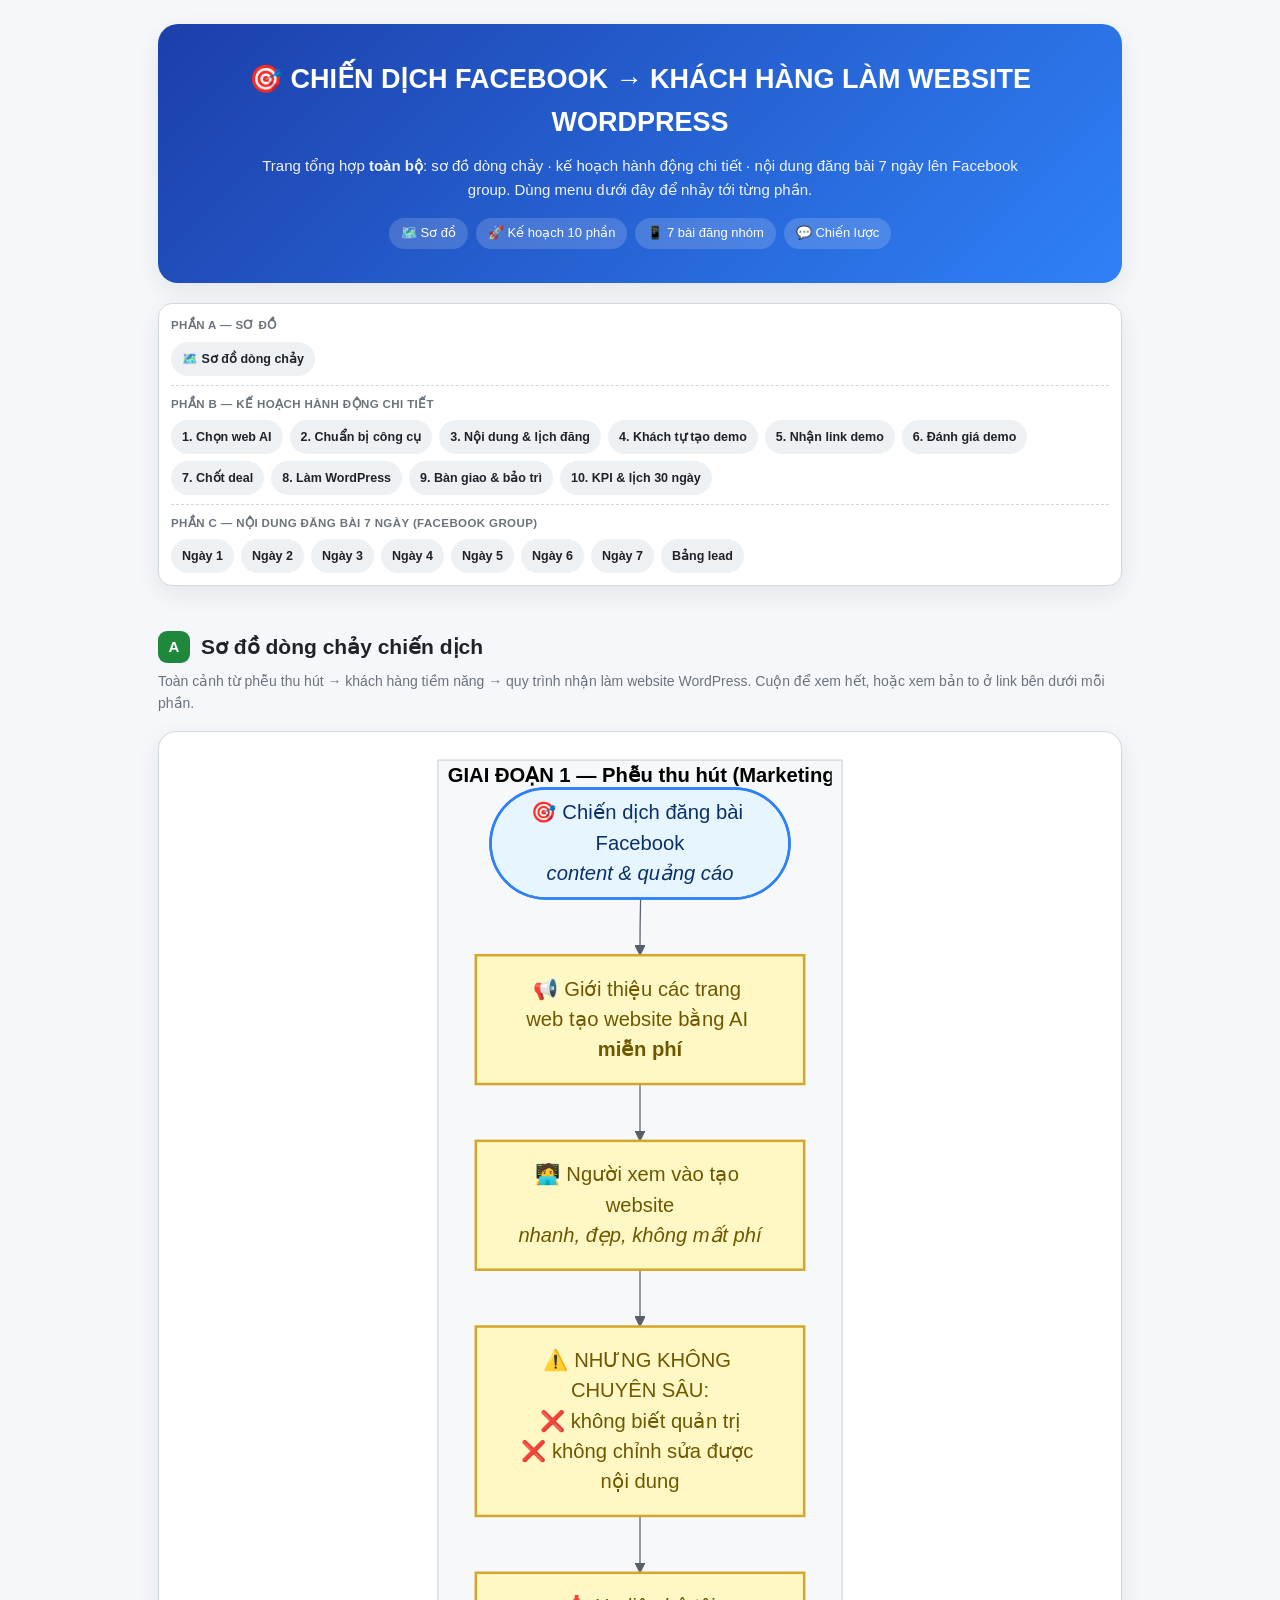
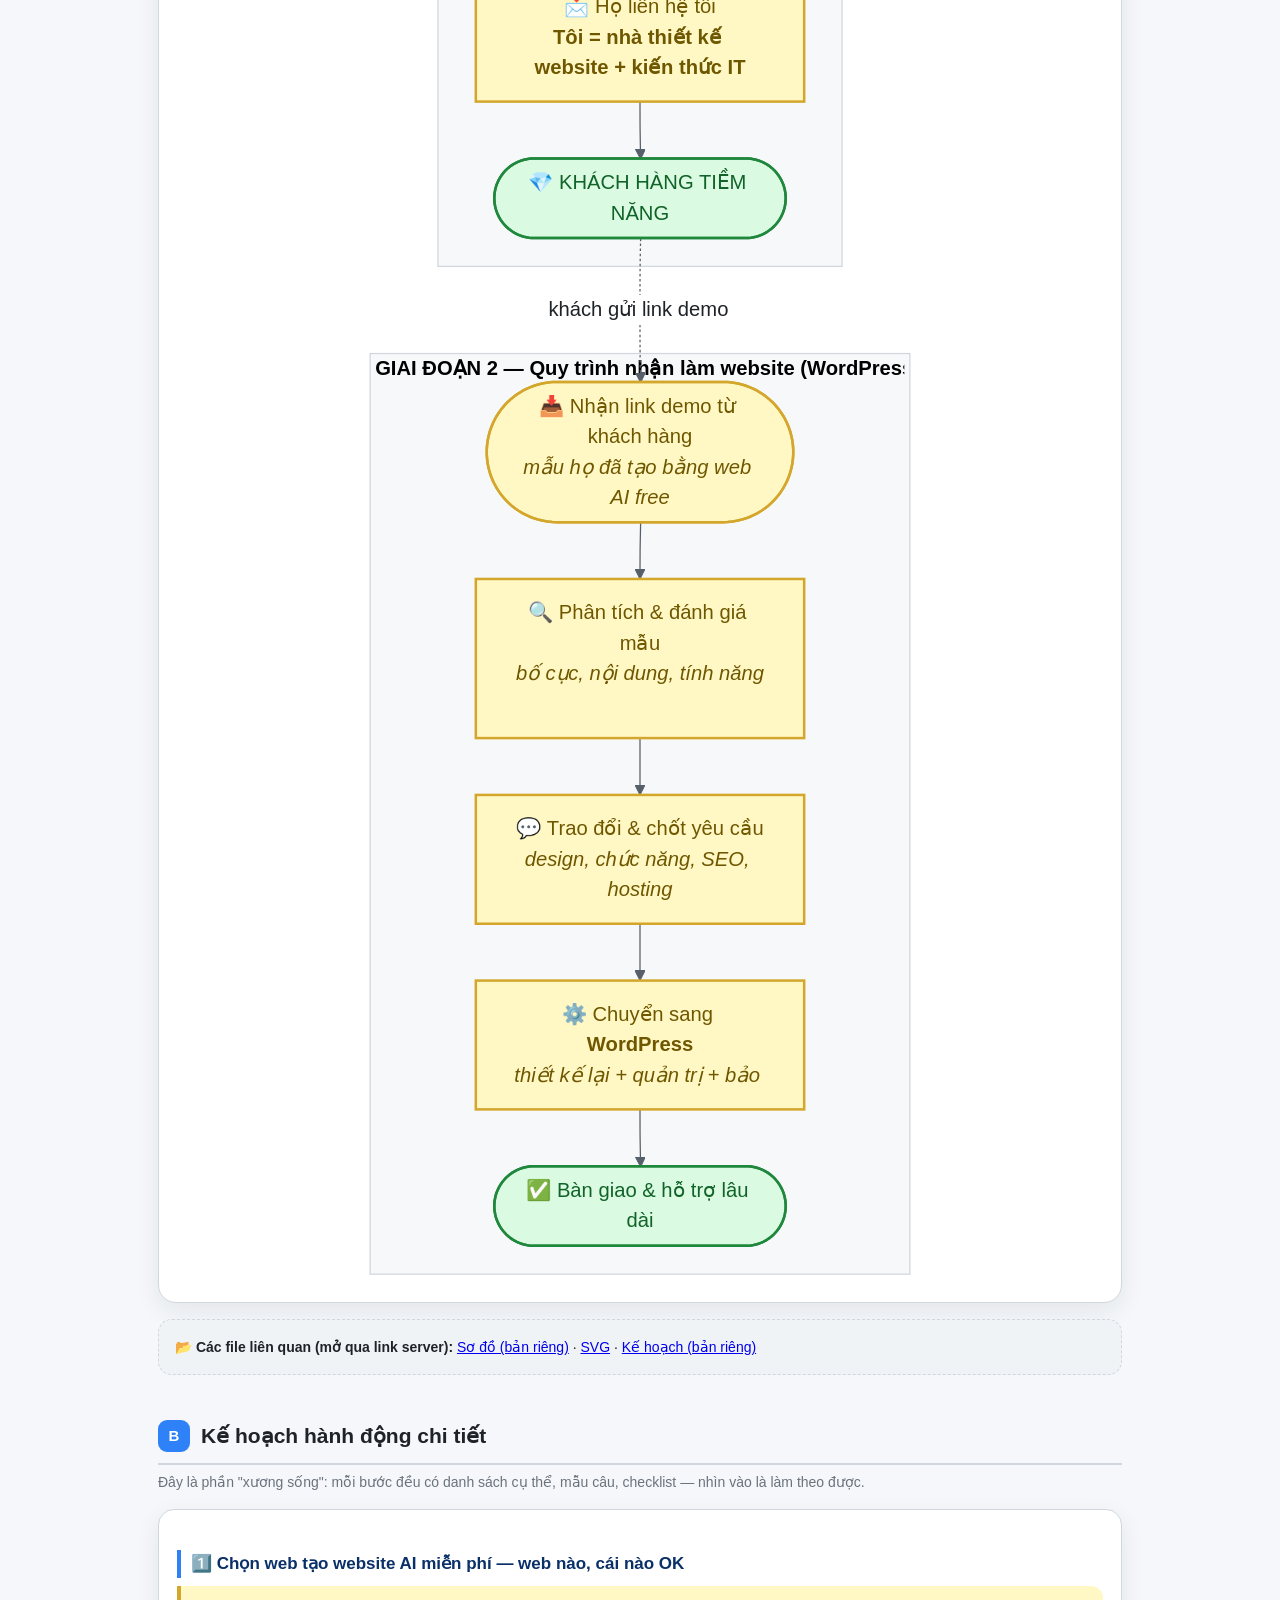
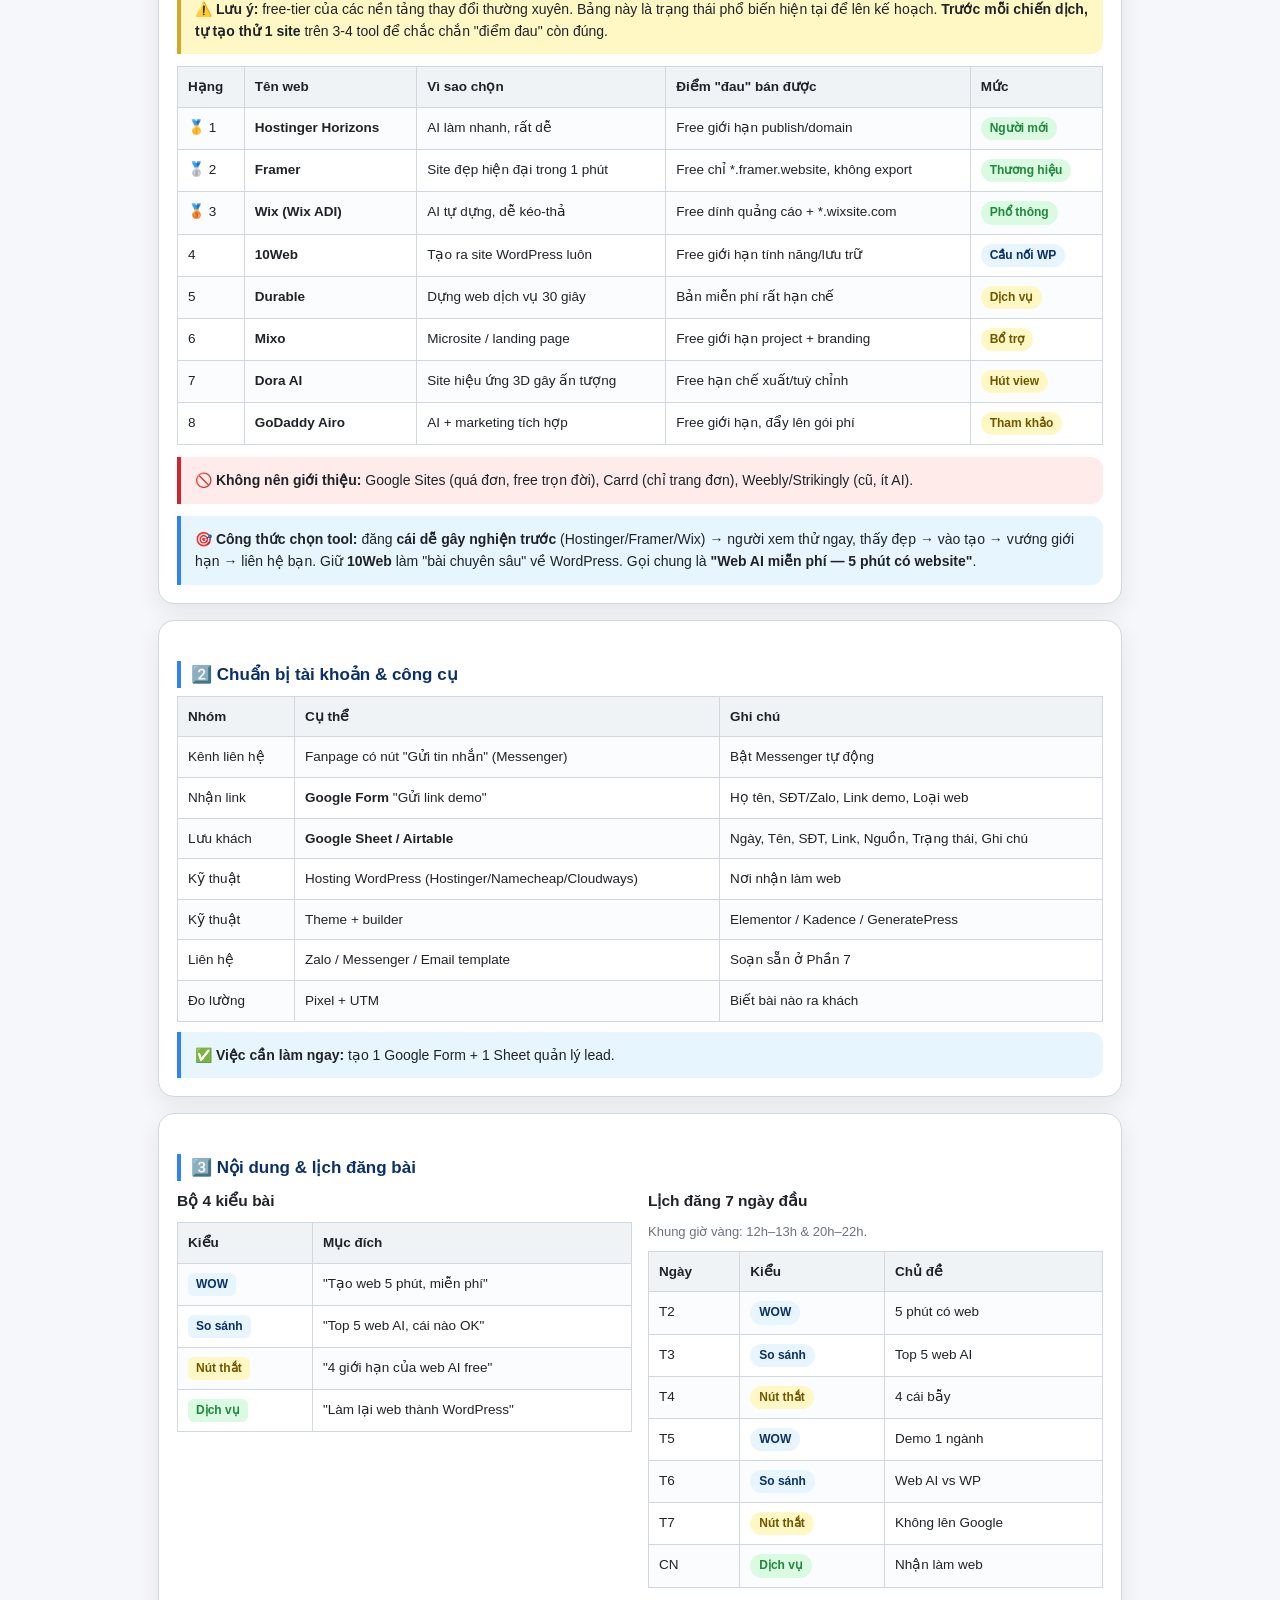
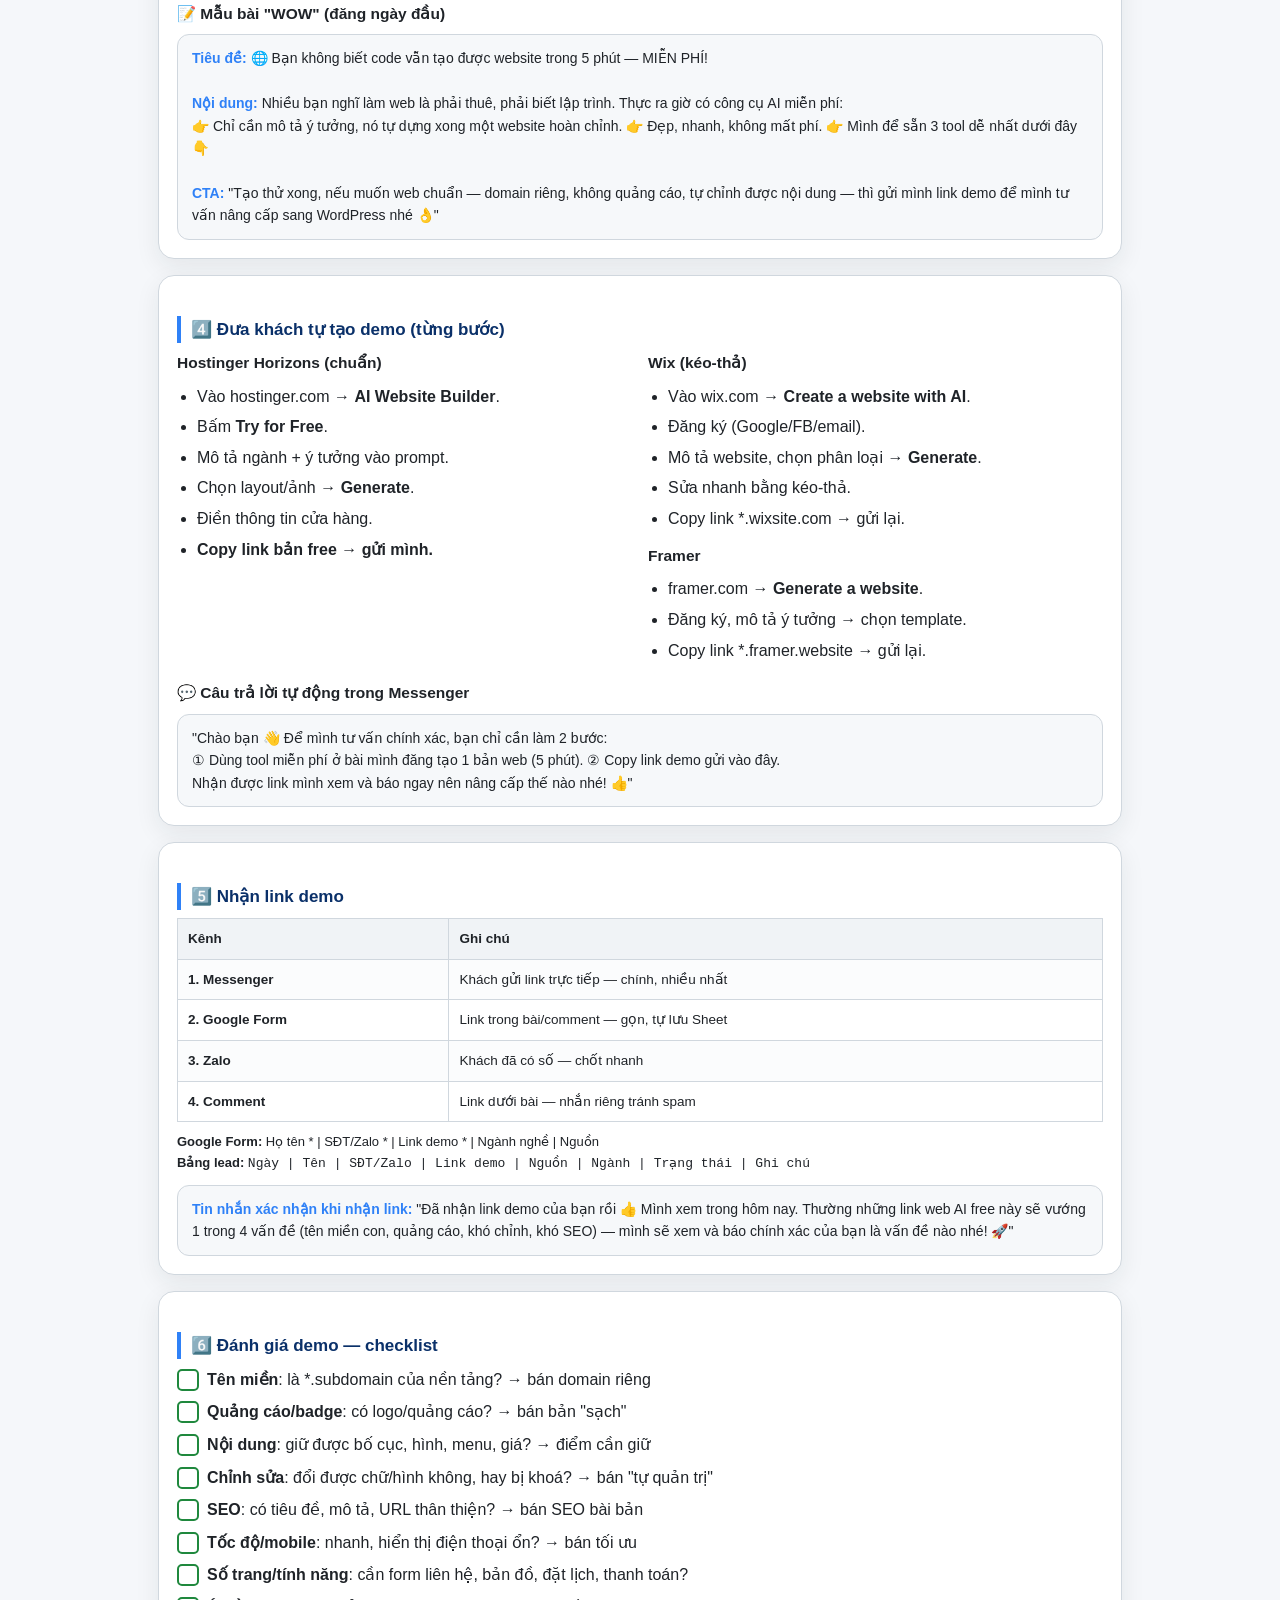
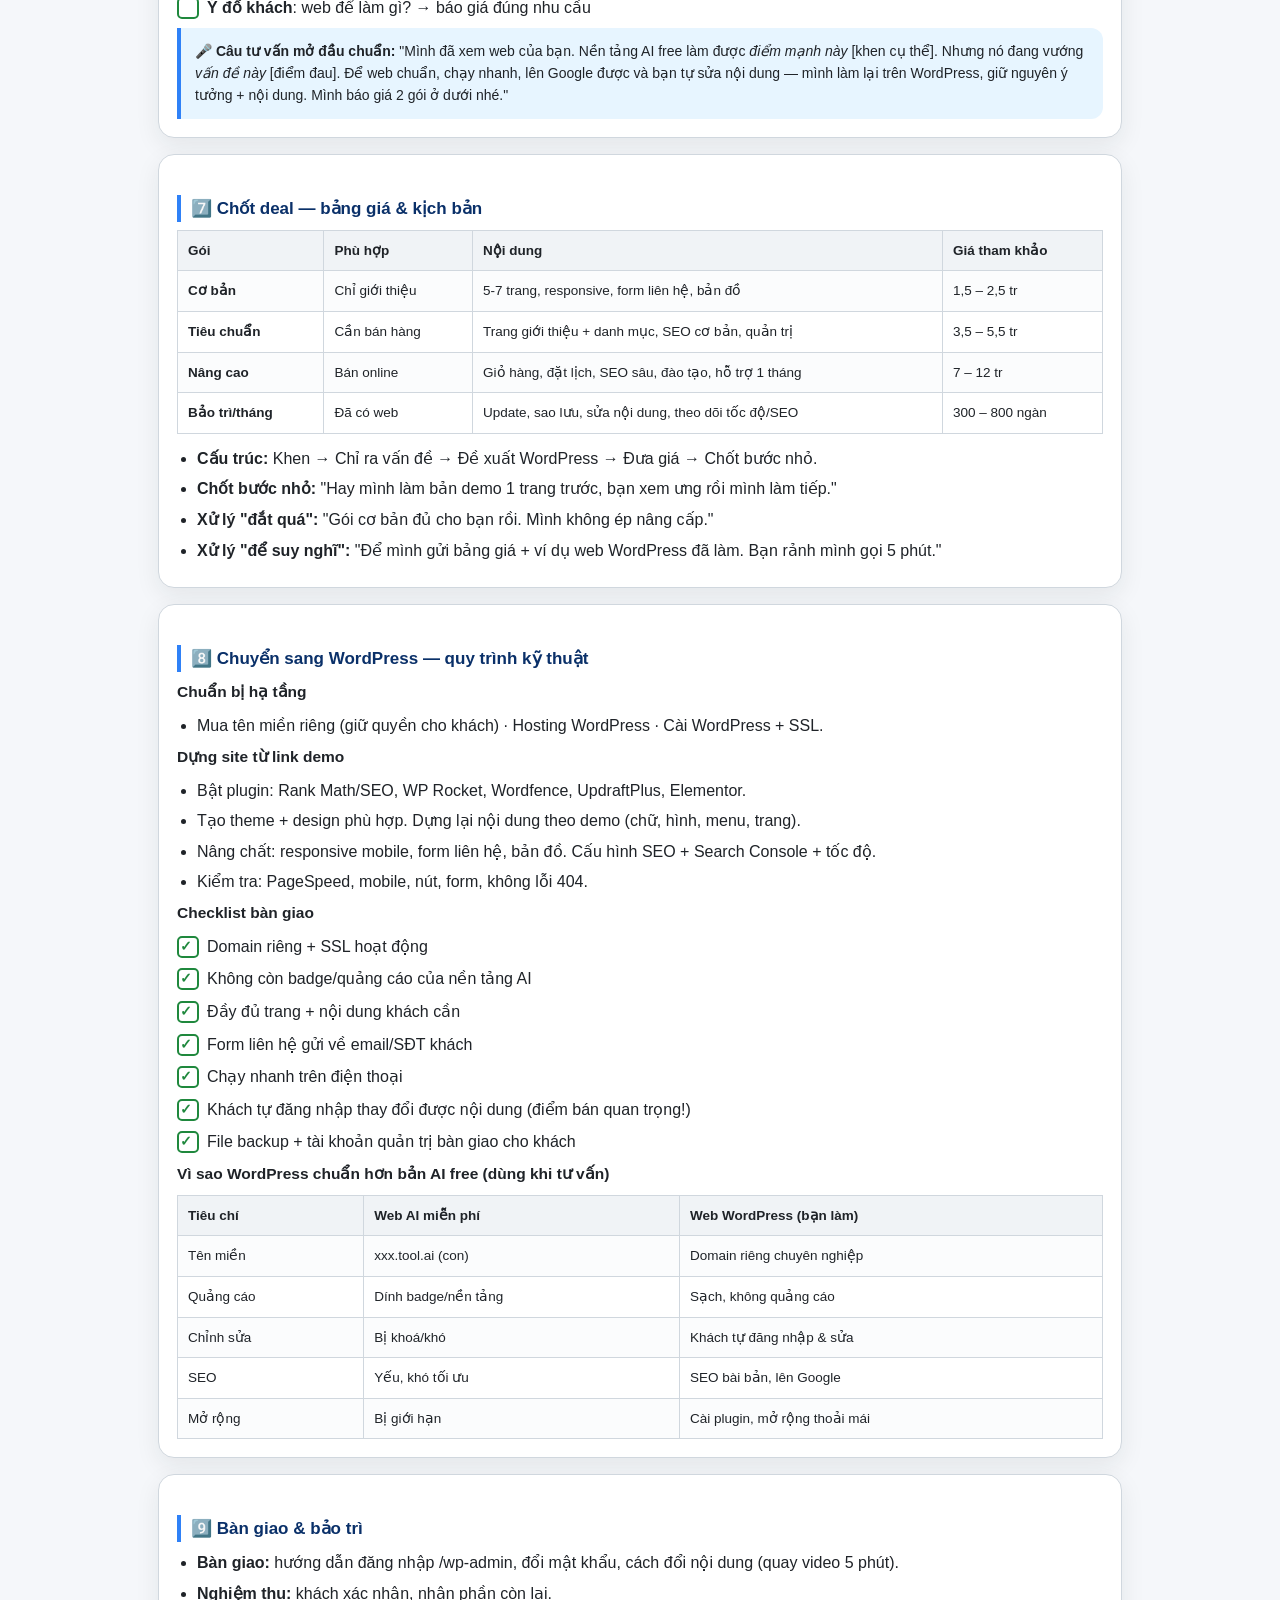
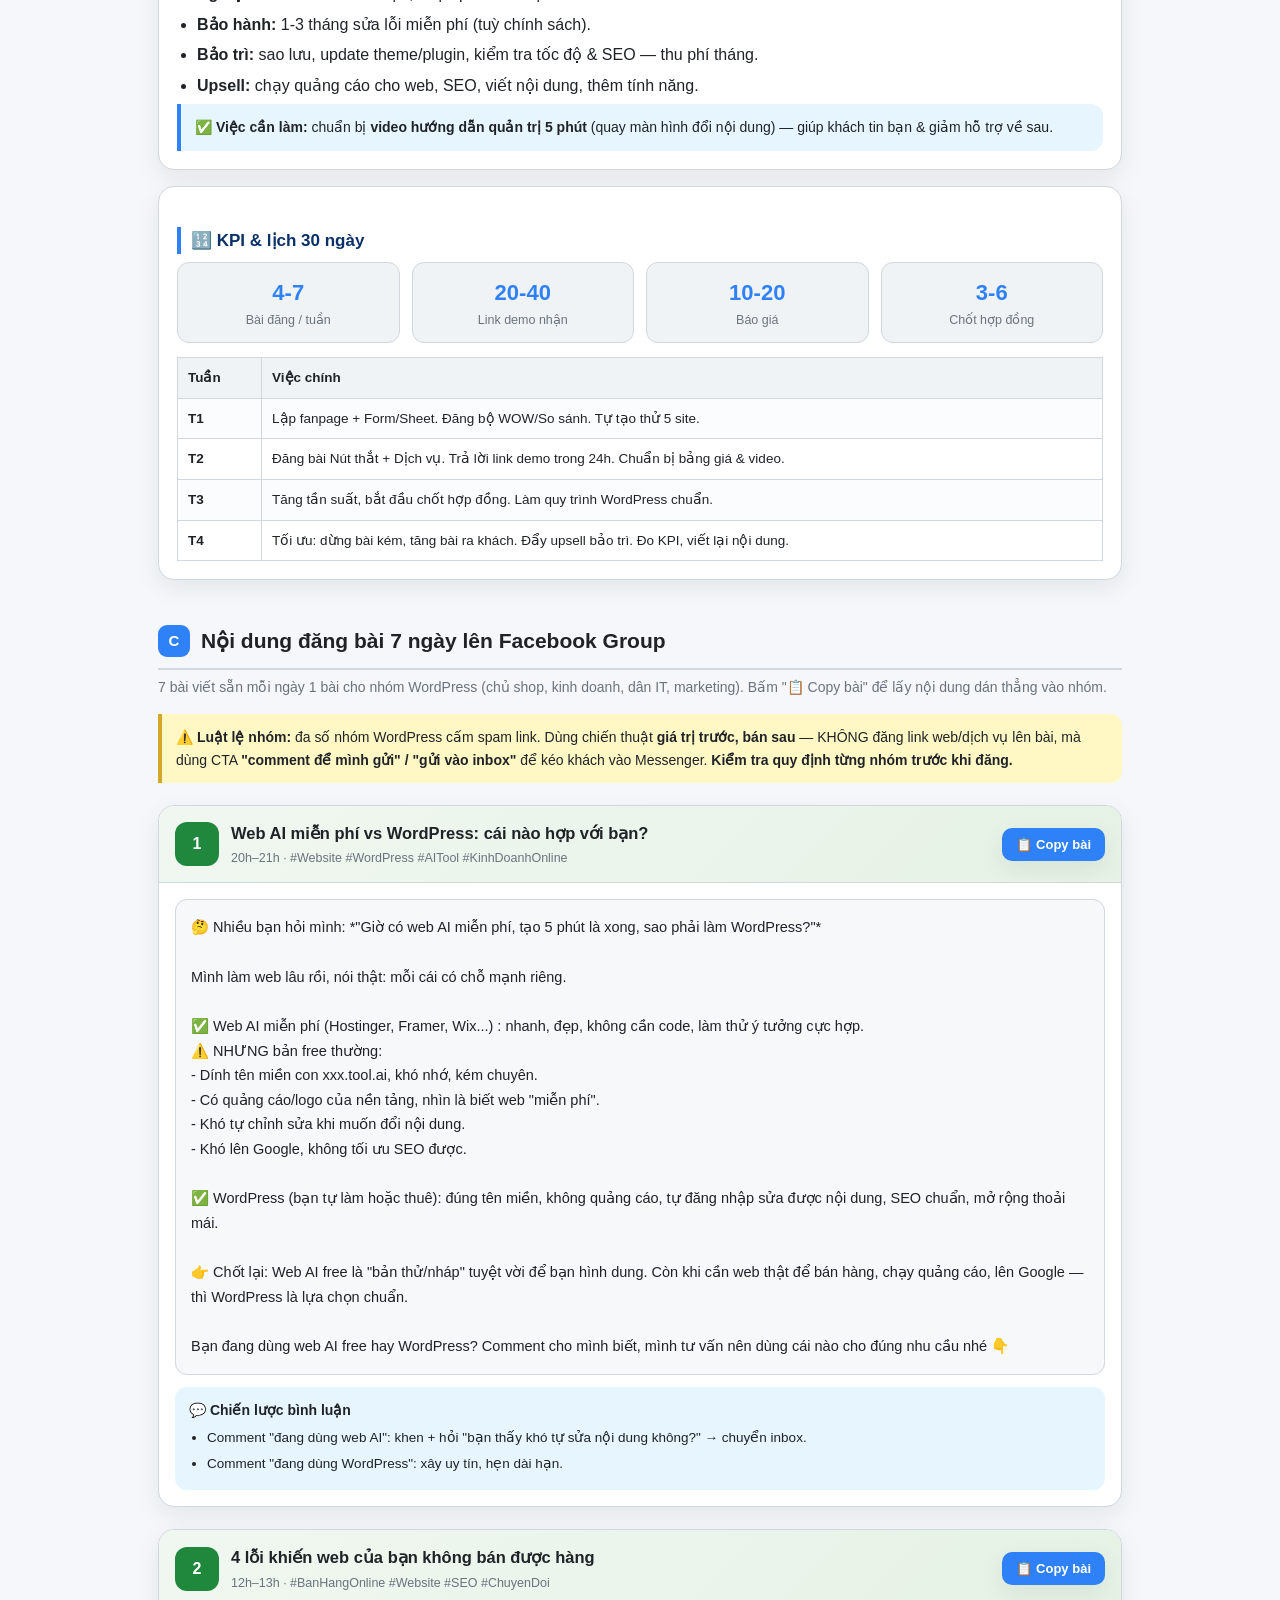
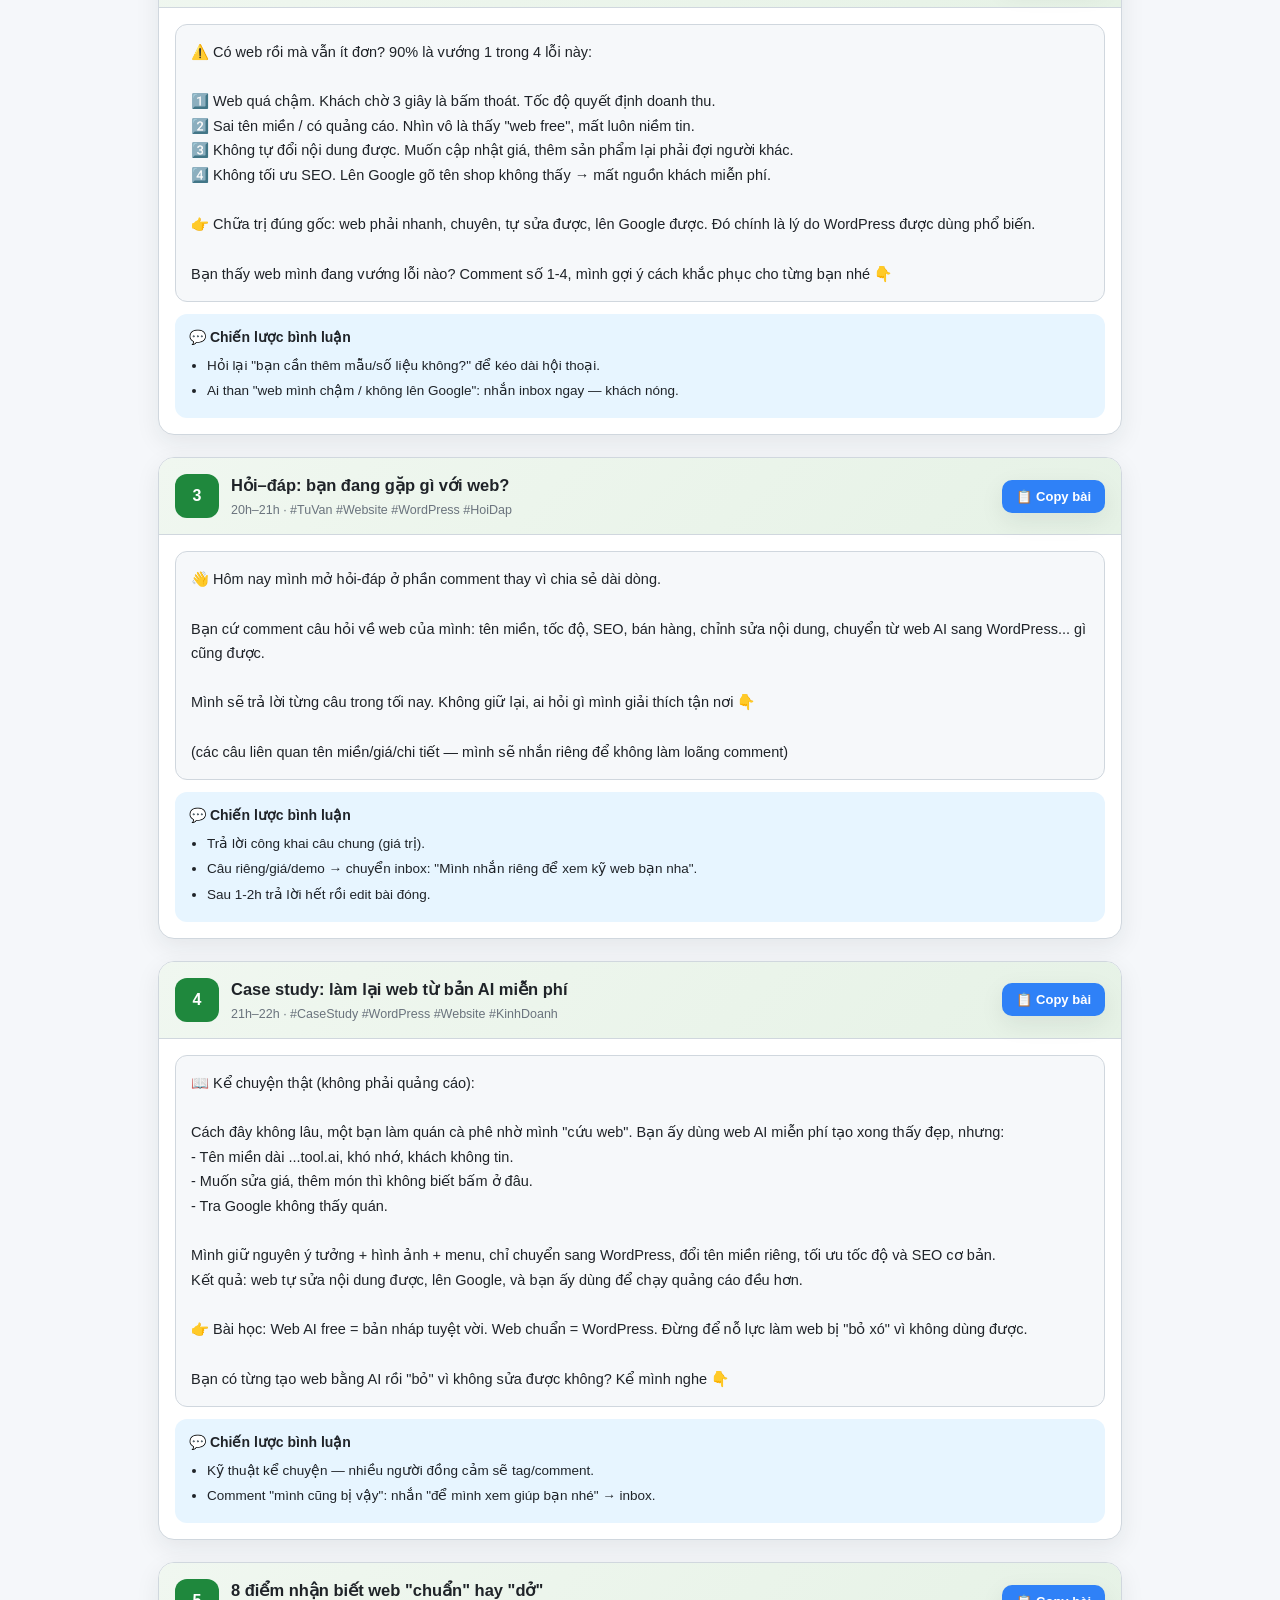
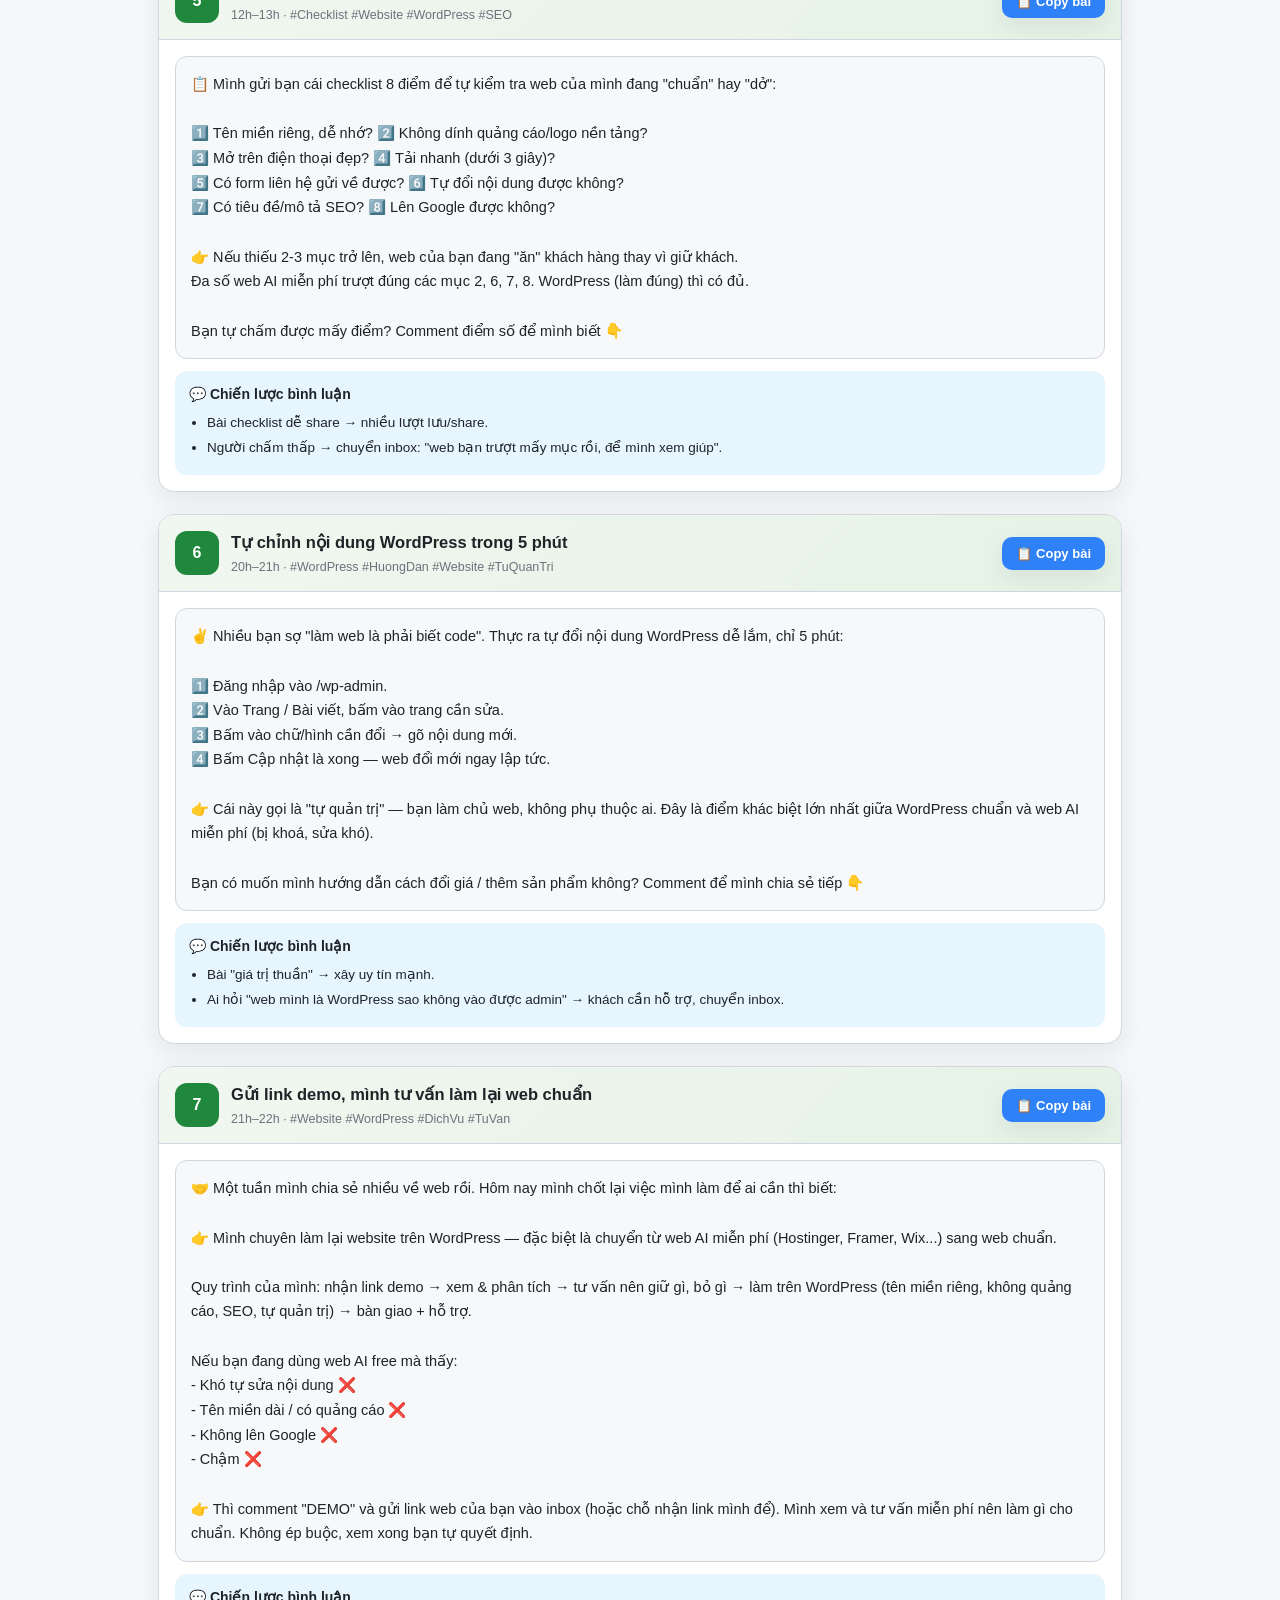
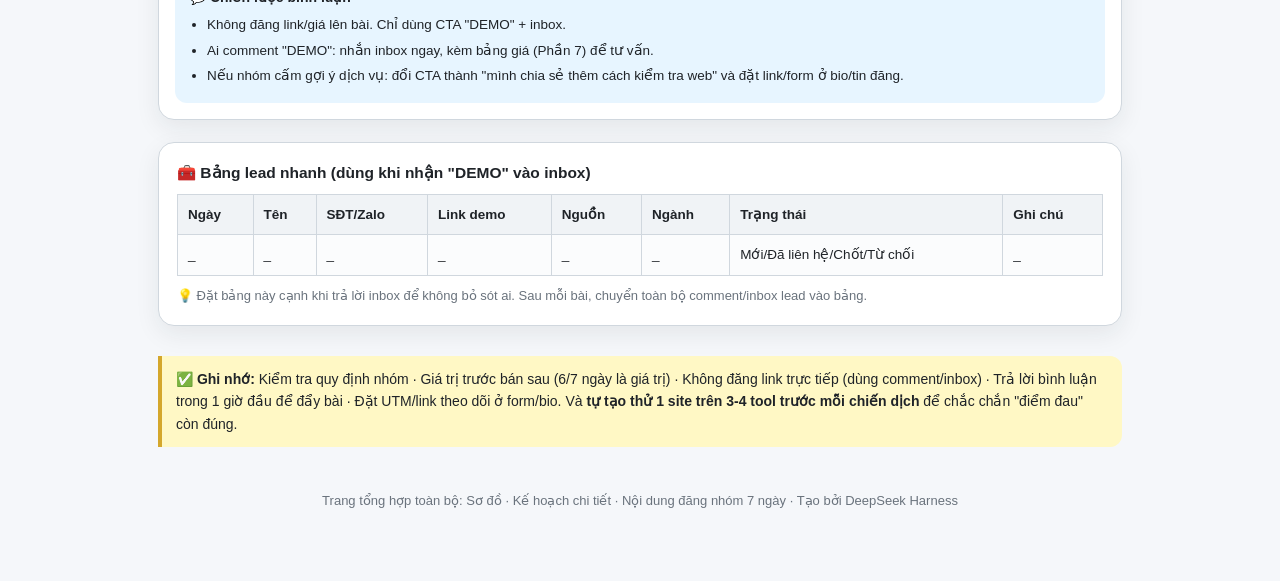
<file: docs/chien-dich-facebook-web-ai/facebook-campaign-master.html>
<!DOCTYPE html>
<html lang="vi">
<head>
<meta charset="UTF-8" />
<meta name="viewport" content="width=device-width, initial-scale=1.0" />
<title>Chiến dịch Facebook → Làm web WordPress — Tổng hợp toàn bộ</title>
<style>
  :root{
    --bg:#f5f7fa; --card:#ffffff; --ink:#1f2328; --muted:#6a737d;
    --brand:#2f81f7; --brand-soft:#e7f5ff; --ok:#1f883d; --ok-soft:#dafbe1;
    --warn:#d4a72c; --warn-soft:#fff8c5; --red:#d1242f; --red-soft:#ffebe9;
    --line:#d0d7de; --shadow:0 8px 24px rgba(31,35,40,.08);
  }
  *{box-sizing:border-box}
  html{scroll-behavior:smooth}
  body{margin:0;background:var(--bg);color:var(--ink);font-family:-apple-system,BlinkMacSystemFont,"Segoe UI",Roboto,Helvetica,Arial,"Apple Color Emoji","Segoe UI Emoji",sans-serif;line-height:1.6}
  .wrap{max-width:1000px;margin:0 auto;padding:24px 18px 70px}

  .hero{text-align:center;padding:34px 22px;background:linear-gradient(135deg,#1c3faa,#2f81f7);color:#fff;border-radius:20px;box-shadow:var(--shadow)}
  .hero h1{margin:0 0 10px;font-size:27px}
  .hero p{margin:0;opacity:.93;font-size:15px;max-width:760px;margin-inline:auto}
  .hero .tags{margin-top:16px;display:flex;flex-wrap:wrap;gap:8px;justify-content:center}
  .hero .tags span{background:rgba(255,255,255,.16);padding:5px 12px;border-radius:999px;font-size:13px}

  /* Menu */
  nav{position:sticky;top:0;z-index:30;background:rgba(255,255,255,.96);backdrop-filter:blur(10px);border:1px solid var(--line);border-radius:14px;padding:12px;margin:20px 0;box-shadow:var(--shadow)}
  nav .grp{display:flex;flex-wrap:wrap;gap:7px}
  nav .grp + .grp{margin-top:9px;padding-top:9px;border-top:1px dashed var(--line)}
  nav .gtitle{width:100%;font-size:11.5px;font-weight:800;color:var(--muted);letter-spacing:.4px;text-transform:uppercase}
  nav a{text-decoration:none;font-size:12.5px;font-weight:600;color:var(--ink);background:#eef1f4;padding:6px 10px;border-radius:999px;border:1px solid transparent}
  nav a:hover{border-color:var(--brand);color:#0a3069;background:var(--brand-soft)}

  section{margin-top:44px;scroll-margin-top:118px}
  h2.sec{font-size:21px;margin:0 0 6px;display:flex;align-items:center;gap:11px;padding-bottom:10px;border-bottom:2px solid var(--line)}
  h2.sec .num{background:var(--brand);color:#fff;width:32px;height:32px;border-radius:9px;display:inline-flex;align-items:center;justify-content:center;font-size:15px;flex:none}
  h2.sec.b{background:none;border-bottom:none;padding-bottom:0}
  h2.sec.b .num{background:var(--ok)}
  h3.sub2{font-size:17px;margin:22px 0 8px;color:#0a3069;border-left:4px solid var(--brand);padding-left:10px}
  .sub{color:var(--muted);font-size:14px;margin:2px 0 16px}

  .card{background:var(--card);border:1px solid var(--line);border-radius:16px;padding:18px;box-shadow:var(--shadow);margin-bottom:16px}
  .card h4{margin:0 0 8px;font-size:15.5px}
  .card p{margin:6px 0}

  table{width:100%;border-collapse:collapse;font-size:13.5px;margin-top:8px}
  th,td{border:1px solid var(--line);padding:9px 10px;text-align:left;vertical-align:top}
  th{background:#f0f3f6;font-weight:700}
  tr:nth-child(even) td{background:#fbfcfd}

  .pill{display:inline-block;padding:2px 9px;border-radius:999px;font-size:12px;font-weight:700;white-space:nowrap}
  .pill.g{background:var(--ok-soft);color:var(--ok)}
  .pill.y{background:var(--warn-soft);color:#6f5700}
  .pill.r{background:var(--red-soft);color:var(--red)}
  .pill.b{background:var(--brand-soft);color:#0a3069}

  .lead{border-left:4px solid var(--brand);background:var(--brand-soft);padding:12px 14px;border-radius:0 12px 12px 0;font-size:14px}
  .warn{border-left:4px solid var(--warn);background:var(--warn-soft);padding:12px 14px;border-radius:0 12px 12px 0;font-size:14px}
  .danger{border-left:4px solid var(--red);background:var(--red-soft);padding:12px 14px;border-radius:0 12px 12px 0;font-size:14px}

  .msg{background:#f6f8fa;border:1px solid var(--line);border-radius:12px;padding:12px 14px;font-size:14px;margin-top:8px;white-space:pre-wrap}
  .msg b{color:var(--brand)}

  ul.clean{margin:6px 0;padding-left:20px}
  ul.clean li{margin:5px 0}
  .check{list-style:none;padding-left:0;margin:6px 0}
  .check li{margin:7px 0;padding-left:30px;position:relative}
  .check li::before{content:"";position:absolute;left:0;top:2px;width:18px;height:18px;border:2px solid var(--ok);border-radius:5px}
  .check li.checked::after{content:"✓";position:absolute;left:3px;top:1px;color:var(--ok);font-weight:800;font-size:14px}

  .grid2{display:grid;grid-template-columns:1fr 1fr;gap:16px}
  @media(max-width:640px){.grid2{grid-template-columns:1fr}}

  .tag{display:inline-block;font-size:12px;font-weight:700;padding:2px 8px;border-radius:6px;margin-right:6px}
  .tag.t1{background:var(--brand-soft);color:#0a3069}
  .tag.t2{background:var(--warn-soft);color:#6f5700}
  .tag.t3{background:var(--red-soft);color:var(--red)}
  .tag.t4{background:var(--ok-soft);color:var(--ok)}

  .kpi{display:grid;grid-template-columns:repeat(auto-fit,minmax(150px,1fr));gap:12px;margin-top:8px}
  .kpi .k{background:#f0f3f6;border:1px solid var(--line);border-radius:12px;padding:12px;text-align:center}
  .kpi .k .v{font-size:22px;font-weight:800;color:var(--brand)}
  .kpi .k .l{font-size:12.5px;color:var(--muted)}

  /* Diagram */
  .diagram-card{background:var(--card);border:1px solid var(--line);border-radius:18px;padding:18px;box-shadow:var(--shadow);overflow:auto}
  .diagram-card svg{display:block;margin:0 auto;max-width:560px!important;width:100%!important;height:auto!important}

  /* Day cards */
  .day{background:var(--card);border:1px solid var(--line);border-radius:16px;box-shadow:var(--shadow);margin-top:22px;overflow:hidden;scroll-margin-top:118px}
  .day-head{display:flex;align-items:center;justify-content:space-between;gap:12px;padding:14px 16px;background:linear-gradient(135deg,#f0f7f0,#e6f2e6);border-bottom:1px solid var(--line);flex-wrap:wrap}
  .day-head .ttl{display:flex;align-items:center;gap:12px}
  .day-num{flex:none;width:44px;height:44px;border-radius:12px;background:var(--ok);color:#fff;display:flex;align-items:center;justify-content:center;font-size:16px;font-weight:800}
  .day-head h3{margin:0;font-size:16.5px}
  .day-head .meta{font-size:12.5px;color:var(--muted);margin-top:2px}
  .copybtn{flex:none;border:none;background:var(--brand);color:#fff;font-weight:700;font-size:13px;padding:9px 14px;border-radius:10px;cursor:pointer;box-shadow:var(--shadow);display:flex;align-items:center;gap:6px}
  .copybtn:hover{background:#1c6fe3}
  .copybtn.done{background:var(--ok)}
  .day-body{padding:16px}
  .post{background:#f6f8fa;border:1px solid var(--line);border-radius:12px;padding:15px;white-space:pre-wrap;font-size:14.5px;line-height:1.7}
  .strategy{margin-top:12px;background:var(--brand-soft);border-radius:12px;padding:12px 14px;font-size:13.5px}
  .strategy h4{margin:0 0 6px;font-size:14px}
  .strategy ul{margin:0;padding-left:18px}
  .strategy li{margin:4px 0}

  footer{text-align:center;margin-top:44px;color:var(--muted);font-size:13px}
  .toast{position:fixed;bottom:22px;left:50%;transform:translateX(-50%) translateY(30px);background:#1f2328;color:#fff;padding:11px 18px;border-radius:12px;font-size:14px;opacity:0;transition:.25s;z-index:50;box-shadow:var(--shadow)}
  .toast.show{opacity:1;transform:translateX(-50%) translateY(0)}

  .tocbox{background:#f0f3f6;border:1px dashed var(--line);border-radius:14px;padding:16px;font-size:14px}
  .tocbox b{color:var(--ink)}
</style>
</head>
<body>
<div class="wrap">

  <header class="hero">
    <h1>🎯 CHIẾN DỊCH FACEBOOK → KHÁCH HÀNG LÀM WEBSITE WORDPRESS</h1>
    <p>Trang tổng hợp <b>toàn bộ</b>: sơ đồ dòng chảy · kế hoạch hành động chi tiết · nội dung đăng bài 7 ngày lên Facebook group. Dùng menu dưới đây để nhảy tới từng phần.</p>
    <div class="tags"><span>🗺️ Sơ đồ</span><span>🚀 Kế hoạch 10 phần</span><span>📱 7 bài đăng nhóm</span><span>💬 Chiến lược</span></div>
  </header>

  <!-- MENU -->
  <nav>
    <div class="grp">
      <span class="gtitle">Phần A — Sơ đồ</span>
      <a href="#phanA">🗺️ Sơ đồ dòng chảy</a>
    </div>
    <div class="grp">
      <span class="gtitle">Phần B — Kế hoạch hành động chi tiết</span>
      <a href="#k1">1. Chọn web AI</a>
      <a href="#k2">2. Chuẩn bị công cụ</a>
      <a href="#k3">3. Nội dung &amp; lịch đăng</a>
      <a href="#k4">4. Khách tự tạo demo</a>
      <a href="#k5">5. Nhận link demo</a>
      <a href="#k6">6. Đánh giá demo</a>
      <a href="#k7">7. Chốt deal</a>
      <a href="#k8">8. Làm WordPress</a>
      <a href="#k9">9. Bàn giao &amp; bảo trì</a>
      <a href="#k10">10. KPI &amp; lịch 30 ngày</a>
    </div>
    <div class="grp">
      <span class="gtitle">Phần C — Nội dung đăng bài 7 ngày (Facebook Group)</span>
      <a href="#n1">Ngày 1</a>
      <a href="#n2">Ngày 2</a>
      <a href="#n3">Ngày 3</a>
      <a href="#n4">Ngày 4</a>
      <a href="#n5">Ngày 5</a>
      <a href="#n6">Ngày 6</a>
      <a href="#n7">Ngày 7</a>
      <a href="#nlead">Bảng lead</a>
    </div>
  </nav>

  <!-- ============ PHẦN A: SƠ ĐỒ ============ -->
  <section id="phanA">
    <h2 class="sec b"><span class="num">A</span>Sơ đồ dòng chảy chiến dịch</h2>
    <p class="sub">Toàn cảnh từ phễu thu hút → khách hàng tiềm năng → quy trình nhận làm website WordPress. Cuộn để xem hết, hoặc xem bản to ở link bên dưới mỗi phần.</p>
    <div class="diagram-card">
      <svg id="my-svg" width="100%" xmlns="http://www.w3.org/2000/svg" xmlns:xlink="http://www.w3.org/1999/xlink" class="flowchart" style="max-width: 443.422px; background-color: white;" viewBox="-53.7109375 0 443.421875 1690" role="graphics-document document" aria-roledescription="flowchart-v2"><style>#my-svg{font-family:"trebuchet ms",verdana,arial,sans-serif;font-size:16px;fill:#1f2328;}@keyframes edge-animation-frame{from{stroke-dashoffset:0;}}@keyframes dash{to{stroke-dashoffset:0;}}#my-svg .edge-animation-slow{stroke-dasharray:9,5!important;stroke-dashoffset:900;animation:dash 50s linear infinite;stroke-linecap:round;}#my-svg .edge-animation-fast{stroke-dasharray:9,5!important;stroke-dashoffset:900;animation:dash 20s linear infinite;stroke-linecap:round;}#my-svg .error-icon{fill:hsl(180, 0%, 100%);}#my-svg .error-text{fill:rgb(0, 0, 0);stroke:rgb(0, 0, 0);}#my-svg .edge-thickness-normal{stroke-width:1px;}#my-svg .edge-thickness-thick{stroke-width:3.5px;}#my-svg .edge-pattern-solid{stroke-dasharray:0;}#my-svg .edge-thickness-invisible{stroke-width:0;fill:none;}#my-svg .edge-pattern-dashed{stroke-dasharray:3;}#my-svg .edge-pattern-dotted{stroke-dasharray:2;}#my-svg .marker{fill:#57606a;stroke:#57606a;}#my-svg .marker.cross{stroke:#57606a;}#my-svg svg{font-family:"trebuchet ms",verdana,arial,sans-serif;font-size:16px;}#my-svg p{margin:0;}#my-svg .label{font-family:"trebuchet ms",verdana,arial,sans-serif;color:#1f2328;}#my-svg .cluster-label text{fill:rgb(0, 0, 0);}#my-svg .cluster-label span{color:rgb(0, 0, 0);}#my-svg .cluster-label span p{background-color:transparent;}#my-svg .label text,#my-svg span{fill:#1f2328;color:#1f2328;}#my-svg .node rect,#my-svg .node circle,#my-svg .node ellipse,#my-svg .node polygon,#my-svg .node path{fill:#ffffff;stroke:#d0d7de;stroke-width:1px;}#my-svg .rough-node .label text,#my-svg .node .label text,#my-svg .image-shape .label,#my-svg .icon-shape .label{text-anchor:middle;}#my-svg .node .katex path{fill:#000;stroke:#000;stroke-width:1px;}#my-svg .rough-node .label,#my-svg .node .label,#my-svg .image-shape .label,#my-svg .icon-shape .label{text-align:center;}#my-svg .node.clickable{cursor:pointer;}#my-svg .root .anchor path{fill:#57606a!important;stroke-width:0;stroke:#57606a;}#my-svg .arrowheadPath{fill:#0b0b0b;}#my-svg .edgePaths .path{stroke:#57606a;stroke-width:1px;}#my-svg .flowchart-link{stroke:#57606a;fill:none;}#my-svg .edgeLabel{background-color:hsl(-120, 0%, 100%);text-align:center;}#my-svg .edgeLabel p{background-color:hsl(-120, 0%, 100%);}#my-svg .edgeLabel rect{opacity:0.5;background-color:hsl(-120, 0%, 100%);fill:hsl(-120, 0%, 100%);}#my-svg .labelBkg{background-color:rgba(255, 255, 255, 0.5);}#my-svg .cluster rect{fill:#f6f8fa;stroke:#d0d7de;stroke-width:1px;}#my-svg .cluster text{fill:rgb(0, 0, 0);}#my-svg .cluster span{color:rgb(0, 0, 0);}#my-svg .node .collapsed-indicator{fill:#d0d7de;stroke:none;opacity:0.6;}#my-svg .node .collapsed-separator{stroke:#d0d7de;stroke-width:0.75px;}#my-svg div.mermaidTooltip{position:absolute;text-align:center;max-width:200px;padding:2px;font-family:"trebuchet ms",verdana,arial,sans-serif;font-size:12px;background:hsl(180, 0%, 100%);border:1px solid hsl(180, 0%, 90%);border-radius:2px;pointer-events:none;z-index:100;}#my-svg .flowchartTitleText{text-anchor:middle;font-size:18px;fill:#1f2328;}#my-svg rect.text{fill:none;stroke-width:0;}#my-svg .icon-shape,#my-svg .image-shape{background-color:hsl(-120, 0%, 100%);text-align:center;}#my-svg .icon-shape p,#my-svg .image-shape p{background-color:hsl(-120, 0%, 100%);padding:2px;}#my-svg .icon-shape .label rect,#my-svg .image-shape .label rect{opacity:0.5;background-color:hsl(-120, 0%, 100%);fill:hsl(-120, 0%, 100%);}#my-svg .label-icon{display:inline-block;height:1em;overflow:visible;vertical-align:-0.125em;}#my-svg .node .label-icon path{fill:currentColor;stroke:revert;stroke-width:revert;}#my-svg .node .neo-node{stroke:#d0d7de;}#my-svg [data-look="neo"].node rect,#my-svg [data-look="neo"].cluster rect,#my-svg [data-look="neo"].node polygon{stroke:url(#my-svg-gradient);filter:drop-shadow( 1px 2px 2px rgba(185,185,185,1));}#my-svg [data-look="neo"].swimlane.cluster rect{filter:none;}#my-svg [data-look="neo"].node path{stroke:url(#my-svg-gradient);stroke-width:1px;}#my-svg [data-look="neo"].node .outer-path{filter:drop-shadow( 1px 2px 2px rgba(185,185,185,1));}#my-svg [data-look="neo"].node .neo-line path{stroke:#d0d7de;filter:none;}#my-svg [data-look="neo"].node circle{stroke:url(#my-svg-gradient);filter:drop-shadow( 1px 2px 2px rgba(185,185,185,1));}#my-svg [data-look="neo"].node circle .state-start{fill:#000000;}#my-svg [data-look="neo"].icon-shape .icon{fill:url(#my-svg-gradient);filter:drop-shadow( 1px 2px 2px rgba(185,185,185,1));}#my-svg [data-look="neo"].icon-shape .icon-neo path{stroke:url(#my-svg-gradient);filter:drop-shadow( 1px 2px 2px rgba(185,185,185,1));}#my-svg :root{--mermaid-font-family:"trebuchet ms",verdana,arial,sans-serif;}#my-svg .start&gt;*{fill:rgb(231, 245, 255)!important;stroke:rgb(47, 129, 247)!important;stroke-width:2px!important;color:rgb(10, 48, 105)!important;}#my-svg .start span{fill:rgb(231, 245, 255)!important;stroke:rgb(47, 129, 247)!important;stroke-width:2px!important;color:rgb(10, 48, 105)!important;}#my-svg .start tspan{fill:rgb(10, 48, 105)!important;}#my-svg .goal&gt;*{fill:rgb(218, 251, 225)!important;stroke:rgb(31, 136, 61)!important;stroke-width:2px!important;color:rgb(17, 99, 41)!important;}#my-svg .goal span{fill:rgb(218, 251, 225)!important;stroke:rgb(31, 136, 61)!important;stroke-width:2px!important;color:rgb(17, 99, 41)!important;}#my-svg .goal tspan{fill:rgb(17, 99, 41)!important;}#my-svg .act&gt;*{fill:rgb(255, 248, 197)!important;stroke:rgb(212, 167, 44)!important;stroke-width:2px!important;color:rgb(111, 87, 0)!important;}#my-svg .act span{fill:rgb(255, 248, 197)!important;stroke:rgb(212, 167, 44)!important;stroke-width:2px!important;color:rgb(111, 87, 0)!important;}#my-svg .act tspan{fill:rgb(111, 87, 0)!important;}</style><g><marker id="my-svg_flowchart-v2-pointEnd" class="marker flowchart-v2" viewBox="0 0 10 10" refX="5" refY="5" markerUnits="userSpaceOnUse" markerWidth="8" markerHeight="8" orient="auto"><path d="M 0 0 L 10 5 L 0 10 z" class="arrowMarkerPath" style="stroke-width: 1; stroke-dasharray: 1, 0;"/></marker><marker id="my-svg_flowchart-v2-pointStart" class="marker flowchart-v2" viewBox="0 0 10 10" refX="4.5" refY="5" markerUnits="userSpaceOnUse" markerWidth="8" markerHeight="8" orient="auto"><path d="M 0 5 L 10 10 L 10 0 z" class="arrowMarkerPath" style="stroke-width: 1; stroke-dasharray: 1, 0;"/></marker><marker id="my-svg_flowchart-v2-pointEnd-margin" class="marker flowchart-v2" viewBox="0 0 11.5 14" refX="11.5" refY="7" markerUnits="userSpaceOnUse" markerWidth="10.5" markerHeight="14" orient="auto"><path d="M 0 0 L 11.5 7 L 0 14 z" class="arrowMarkerPath" style="stroke-width: 0; stroke-dasharray: 1, 0;"/></marker><marker id="my-svg_flowchart-v2-pointStart-margin" class="marker flowchart-v2" viewBox="0 0 11.5 14" refX="1" refY="7" markerUnits="userSpaceOnUse" markerWidth="11.5" markerHeight="14" orient="auto"><polygon points="0,7 11.5,14 11.5,0" class="arrowMarkerPath" style="stroke-width: 0; stroke-dasharray: 1, 0;"/></marker><marker id="my-svg_flowchart-v2-circleEnd" class="marker flowchart-v2" viewBox="0 0 10 10" refX="11" refY="5" markerUnits="userSpaceOnUse" markerWidth="11" markerHeight="11" orient="auto"><circle cx="5" cy="5" r="5" class="arrowMarkerPath" style="stroke-width: 1; stroke-dasharray: 1, 0;"/></marker><marker id="my-svg_flowchart-v2-circleStart" class="marker flowchart-v2" viewBox="0 0 10 10" refX="-1" refY="5" markerUnits="userSpaceOnUse" markerWidth="11" markerHeight="11" orient="auto"><circle cx="5" cy="5" r="5" class="arrowMarkerPath" style="stroke-width: 1; stroke-dasharray: 1, 0;"/></marker><marker id="my-svg_flowchart-v2-circleEnd-margin" class="marker flowchart-v2" viewBox="0 0 10 10" refY="5" refX="12.25" markerUnits="userSpaceOnUse" markerWidth="14" markerHeight="14" orient="auto"><circle cx="5" cy="5" r="5" class="arrowMarkerPath" style="stroke-width: 0; stroke-dasharray: 1, 0;"/></marker><marker id="my-svg_flowchart-v2-circleStart-margin" class="marker flowchart-v2" viewBox="0 0 10 10" refX="-2" refY="5" markerUnits="userSpaceOnUse" markerWidth="14" markerHeight="14" orient="auto"><circle cx="5" cy="5" r="5" class="arrowMarkerPath" style="stroke-width: 0; stroke-dasharray: 1, 0;"/></marker><marker id="my-svg_flowchart-v2-crossEnd" class="marker cross flowchart-v2" viewBox="0 0 11 11" refX="12" refY="5.2" markerUnits="userSpaceOnUse" markerWidth="11" markerHeight="11" orient="auto"><path d="M 1,1 l 9,9 M 10,1 l -9,9" class="arrowMarkerPath" style="stroke-width: 2; stroke-dasharray: 1, 0;"/></marker><marker id="my-svg_flowchart-v2-crossStart" class="marker cross flowchart-v2" viewBox="0 0 11 11" refX="-1" refY="5.2" markerUnits="userSpaceOnUse" markerWidth="11" markerHeight="11" orient="auto"><path d="M 1,1 l 9,9 M 10,1 l -9,9" class="arrowMarkerPath" style="stroke-width: 2; stroke-dasharray: 1, 0;"/></marker><marker id="my-svg_flowchart-v2-crossEnd-margin" class="marker cross flowchart-v2" viewBox="0 0 15 15" refX="17.7" refY="7.5" markerUnits="userSpaceOnUse" markerWidth="12" markerHeight="12" orient="auto"><path d="M 1,1 L 14,14 M 1,14 L 14,1" class="arrowMarkerPath" style="stroke-width: 2.5;"/></marker><marker id="my-svg_flowchart-v2-crossStart-margin" class="marker cross flowchart-v2" viewBox="0 0 15 15" refX="-3.5" refY="7.5" markerUnits="userSpaceOnUse" markerWidth="12" markerHeight="12" orient="auto"><path d="M 1,1 L 14,14 M 1,14 L 14,1" class="arrowMarkerPath" style="stroke-width: 2.5; stroke-dasharray: 1, 0;"/></marker><g class="root"><g class="clusters"><g class="cluster" id="my-svg-F2" data-look="classic"><rect style="" x="-45.7109375" y="953" width="427.421875" height="729"/><g class="cluster-label" transform="translate(-41.7109375, 953)"><foreignObject width="419.421875" height="24"><div xmlns="http://www.w3.org/1999/xhtml" style="display: table-cell; white-space: nowrap; line-height: 1.5;"><span class="nodeLabel"><p><b>GIAI ĐOẠN 2 — Quy trình nhận làm website (WordPress)</b></p></span></div></foreignObject></g></g><g class="cluster" id="my-svg-F1" data-look="classic"><rect style="" x="8" y="8" width="320" height="876"/><g class="cluster-label" transform="translate(15.8046875, 8)"><foreignObject width="304.390625" height="24"><div xmlns="http://www.w3.org/1999/xhtml" style="display: table-cell; white-space: nowrap; line-height: 1.5;"><span class="nodeLabel"><p><b>GIAI ĐOẠN 1 — Phễu thu hút (Marketing)</b></p></span></div></foreignObject></g></g></g><g class="edgePaths"><path d="M168.5,118L168.417,121.667C168.333,125.333,168.167,132.667,168.083,139.417C168,146.167,168,152.333,168,155.417L168,158.5" id="my-svg-L_A_B_0" class="edge-thickness-normal edge-pattern-solid edge-thickness-normal edge-pattern-solid flowchart-link" style=";" data-edge="true" data-et="edge" data-id="L_A_B_0" data-points="W3sieCI6MTY4LjUsInkiOjExOH0seyJ4IjoxNjgsInkiOjE0MH0seyJ4IjoxNjgsInkiOjE2Mi41fV0=" data-look="classic" marker-end="url(#my-svg_flowchart-v2-pointEnd)"/><path d="M168,264.5L168,268.25C168,272,168,279.5,168,286.333C168,293.167,168,299.333,168,302.417L168,305.5" id="my-svg-L_B_C_0" class="edge-thickness-normal edge-pattern-solid edge-thickness-normal edge-pattern-solid flowchart-link" style=";" data-edge="true" data-et="edge" data-id="L_B_C_0" data-points="W3sieCI6MTY4LCJ5IjoyNjQuNX0seyJ4IjoxNjgsInkiOjI4N30seyJ4IjoxNjgsInkiOjMwOS41fV0=" data-look="classic" marker-end="url(#my-svg_flowchart-v2-pointEnd)"/><path d="M168,411.5L168,415.25C168,419,168,426.5,168,433.333C168,440.167,168,446.333,168,449.417L168,452.5" id="my-svg-L_C_D_0" class="edge-thickness-normal edge-pattern-solid edge-thickness-normal edge-pattern-solid flowchart-link" style=";" data-edge="true" data-et="edge" data-id="L_C_D_0" data-points="W3sieCI6MTY4LCJ5Ijo0MTEuNX0seyJ4IjoxNjgsInkiOjQzNH0seyJ4IjoxNjgsInkiOjQ1Ni41fV0=" data-look="classic" marker-end="url(#my-svg_flowchart-v2-pointEnd)"/><path d="M168,606.5L168,610.25C168,614,168,621.5,168,628.333C168,635.167,168,641.333,168,644.417L168,647.5" id="my-svg-L_D_E_0" class="edge-thickness-normal edge-pattern-solid edge-thickness-normal edge-pattern-solid flowchart-link" style=";" data-edge="true" data-et="edge" data-id="L_D_E_0" data-points="W3sieCI6MTY4LCJ5Ijo2MDYuNX0seyJ4IjoxNjgsInkiOjYyOX0seyJ4IjoxNjgsInkiOjY1MS41fV0=" data-look="classic" marker-end="url(#my-svg_flowchart-v2-pointEnd)"/><path d="M168,753.5L168,757.25C168,761,168,768.5,168.069,775.417C168.138,782.334,168.275,788.667,168.344,791.834L168.413,795.001" id="my-svg-L_E_F_0" class="edge-thickness-normal edge-pattern-solid edge-thickness-normal edge-pattern-solid flowchart-link" style=";" data-edge="true" data-et="edge" data-id="L_E_F_0" data-points="W3sieCI6MTY4LCJ5Ijo3NTMuNX0seyJ4IjoxNjgsInkiOjc3Nn0seyJ4IjoxNjguNSwieSI6Nzk5fV0=" data-look="classic" marker-end="url(#my-svg_flowchart-v2-pointEnd)"/><path d="M168.5,1087L168.417,1090.667C168.333,1094.333,168.167,1101.667,168.083,1108.417C168,1115.167,168,1121.333,168,1124.417L168,1127.5" id="my-svg-L_G_H_0" class="edge-thickness-normal edge-pattern-solid edge-thickness-normal edge-pattern-solid flowchart-link" style=";" data-edge="true" data-et="edge" data-id="L_G_H_0" data-points="W3sieCI6MTY4LjUsInkiOjEwODd9LHsieCI6MTY4LCJ5IjoxMTA5fSx7IngiOjE2OCwieSI6MTEzMS41fV0=" data-look="classic" marker-end="url(#my-svg_flowchart-v2-pointEnd)"/><path d="M168,1257.5L168,1261.25C168,1265,168,1272.5,168,1279.333C168,1286.167,168,1292.333,168,1295.417L168,1298.5" id="my-svg-L_H_I_0" class="edge-thickness-normal edge-pattern-solid edge-thickness-normal edge-pattern-solid flowchart-link" style=";" data-edge="true" data-et="edge" data-id="L_H_I_0" data-points="W3sieCI6MTY4LCJ5IjoxMjU3LjV9LHsieCI6MTY4LCJ5IjoxMjgwfSx7IngiOjE2OCwieSI6MTMwMi41fV0=" data-look="classic" marker-end="url(#my-svg_flowchart-v2-pointEnd)"/><path d="M168,1404.5L168,1408.25C168,1412,168,1419.5,168,1426.333C168,1433.167,168,1439.333,168,1442.417L168,1445.5" id="my-svg-L_I_J_0" class="edge-thickness-normal edge-pattern-solid edge-thickness-normal edge-pattern-solid flowchart-link" style=";" data-edge="true" data-et="edge" data-id="L_I_J_0" data-points="W3sieCI6MTY4LCJ5IjoxNDA0LjV9LHsieCI6MTY4LCJ5IjoxNDI3fSx7IngiOjE2OCwieSI6MTQ0OS41fV0=" data-look="classic" marker-end="url(#my-svg_flowchart-v2-pointEnd)"/><path d="M168,1551.5L168,1555.25C168,1559,168,1566.5,168.069,1573.417C168.138,1580.334,168.275,1586.667,168.344,1589.834L168.413,1593.001" id="my-svg-L_J_K_0" class="edge-thickness-normal edge-pattern-solid edge-thickness-normal edge-pattern-solid flowchart-link" style=";" data-edge="true" data-et="edge" data-id="L_J_K_0" data-points="W3sieCI6MTY4LCJ5IjoxNTUxLjV9LHsieCI6MTY4LCJ5IjoxNTc0fSx7IngiOjE2OC41LCJ5IjoxNTk3fV0=" data-look="classic" marker-end="url(#my-svg_flowchart-v2-pointEnd)"/><path d="M168.5,862L168.417,865.667C168.333,869.333,168.167,876.667,168.083,886.083C168,895.5,168,907,168,918.5C168,930,168,941.5,168.069,950.417C168.138,959.334,168.275,965.667,168.344,968.834L168.413,972.001" id="my-svg-L_F_G_0" class="edge-thickness-normal edge-pattern-dotted edge-thickness-normal edge-pattern-solid flowchart-link" style=";" data-edge="true" data-et="edge" data-id="L_F_G_0" data-points="W3sieCI6MTY4LjUsInkiOjg2Mn0seyJ4IjoxNjgsInkiOjg4NH0seyJ4IjoxNjgsInkiOjkxOC41fSx7IngiOjE2OCwieSI6OTUzfSx7IngiOjE2OC41LCJ5Ijo5NzZ9XQ==" data-look="classic" marker-end="url(#my-svg_flowchart-v2-pointEnd)"/></g><g class="edgeLabels"><g class="edgeLabel"><g class="label" data-id="L_A_B_0" transform="translate(0, 0)"><foreignObject width="0" height="0"><div xmlns="http://www.w3.org/1999/xhtml" class="labelBkg" style="display: table-cell; white-space: nowrap; line-height: 1.5; max-width: 200px; text-align: center;"><span class="edgeLabel"></span></div></foreignObject></g></g><g class="edgeLabel"><g class="label" data-id="L_B_C_0" transform="translate(0, 0)"><foreignObject width="0" height="0"><div xmlns="http://www.w3.org/1999/xhtml" class="labelBkg" style="display: table-cell; white-space: nowrap; line-height: 1.5; max-width: 200px; text-align: center;"><span class="edgeLabel"></span></div></foreignObject></g></g><g class="edgeLabel"><g class="label" data-id="L_C_D_0" transform="translate(0, 0)"><foreignObject width="0" height="0"><div xmlns="http://www.w3.org/1999/xhtml" class="labelBkg" style="display: table-cell; white-space: nowrap; line-height: 1.5; max-width: 200px; text-align: center;"><span class="edgeLabel"></span></div></foreignObject></g></g><g class="edgeLabel"><g class="label" data-id="L_D_E_0" transform="translate(0, 0)"><foreignObject width="0" height="0"><div xmlns="http://www.w3.org/1999/xhtml" class="labelBkg" style="display: table-cell; white-space: nowrap; line-height: 1.5; max-width: 200px; text-align: center;"><span class="edgeLabel"></span></div></foreignObject></g></g><g class="edgeLabel"><g class="label" data-id="L_E_F_0" transform="translate(0, 0)"><foreignObject width="0" height="0"><div xmlns="http://www.w3.org/1999/xhtml" class="labelBkg" style="display: table-cell; white-space: nowrap; line-height: 1.5; max-width: 200px; text-align: center;"><span class="edgeLabel"></span></div></foreignObject></g></g><g class="edgeLabel"><g class="label" data-id="L_G_H_0" transform="translate(0, 0)"><foreignObject width="0" height="0"><div xmlns="http://www.w3.org/1999/xhtml" class="labelBkg" style="display: table-cell; white-space: nowrap; line-height: 1.5; max-width: 200px; text-align: center;"><span class="edgeLabel"></span></div></foreignObject></g></g><g class="edgeLabel"><g class="label" data-id="L_H_I_0" transform="translate(0, 0)"><foreignObject width="0" height="0"><div xmlns="http://www.w3.org/1999/xhtml" class="labelBkg" style="display: table-cell; white-space: nowrap; line-height: 1.5; max-width: 200px; text-align: center;"><span class="edgeLabel"></span></div></foreignObject></g></g><g class="edgeLabel"><g class="label" data-id="L_I_J_0" transform="translate(0, 0)"><foreignObject width="0" height="0"><div xmlns="http://www.w3.org/1999/xhtml" class="labelBkg" style="display: table-cell; white-space: nowrap; line-height: 1.5; max-width: 200px; text-align: center;"><span class="edgeLabel"></span></div></foreignObject></g></g><g class="edgeLabel"><g class="label" data-id="L_J_K_0" transform="translate(0, 0)"><foreignObject width="0" height="0"><div xmlns="http://www.w3.org/1999/xhtml" class="labelBkg" style="display: table-cell; white-space: nowrap; line-height: 1.5; max-width: 200px; text-align: center;"><span class="edgeLabel"></span></div></foreignObject></g></g><g class="edgeLabel" transform="translate(168, 918.5)"><g class="label" data-id="L_F_G_0" transform="translate(-72.546875, -12)"><foreignObject width="145.09375" height="24"><div xmlns="http://www.w3.org/1999/xhtml" class="labelBkg" style="display: table-cell; white-space: nowrap; line-height: 1.5; max-width: 200px; text-align: center;"><span class="edgeLabel"><p>khách gửi link demo</p></span></div></foreignObject></g></g></g><g class="nodes"><g class="node default start" id="my-svg-flowchart-A-0" data-look="classic" transform="translate(168, 74)"><g class="basic label-container outer-path"><path d="M-74.875 -43.5 C-39.34302258838129 -43.5, -3.811045176762576 -43.5, 74.875 -43.5 C74.875 -43.5, 74.875 -43.5, 74.875 -43.5 C75.87225843969098 -43.46801986288491, 76.86951687938196 -43.43603972576981, 77.66205456916101 -43.41062458463963 C78.59215071039405 -43.320899328499145, 79.52224685162709 -43.23117407235866, 80.43765653327601 -43.14286560131121 C81.51418679404608 -42.96882053736676, 82.59071705481617 -42.79477547342231, 83.19040034850968 -42.697823329111344 C83.7879102321096 -42.56144559729605, 84.3854201157095 -42.42506786548075, 85.90897440006356 -42.07732654219778 C86.47763032105624 -41.908552449782995, 87.04628624204894 -41.7397783573682, 88.58220748402749 -41.28392499496409 C89.3553026964905 -40.9994188103639, 90.12839790895352 -40.7149126257637, 91.19911471225277 -40.32087894455194 C92.16040298370362 -39.895345142384066, 93.12169125515447 -39.46981134021619, 93.74894265161377 -39.192145753755234 C94.32926835296544 -38.889390207076424, 94.90959405431711 -38.58663466039761, 96.22121351217129 -37.90236362936744 C96.7198669011295 -37.60007701456839, 97.21852029008772 -37.29779039976933, 98.60576820265887 -36.45683256279507 C99.1049378515442 -36.1086334244385, 99.6041075004295 -35.760434286081924, 100.8928080763679 -34.86149255125611 C101.49594429320345 -34.380507468458546, 102.09908051003902 -33.89952238566098, 103.07293519588879 -33.12289918905735 C103.56156276294767 -32.67914056103144, 104.05019033000656 -32.235381933005534, 105.13719095125165 -31.248196729251152 C105.65539634840653 -30.713107111234397, 106.17360174556141 -30.17801749321764, 107.07709287277622 -29.24508872636729 C107.78581143016008 -28.41258758163587, 108.49452998754396 -27.58008643690445, 108.8846694873593 -27.12180638085491 C109.3041474288112 -26.55974415453598, 109.72362537026312 -25.997681928217048, 110.55249307496757 -24.88707471531439 C111.08255535282362 -24.072756714876196, 111.61261763067965 -23.258438714438004, 112.07371019073256 -22.550076721507846 C112.46865853481152 -21.84880594373912, 112.8636068788905 -21.147535165970396, 113.44206982722551 -20.120415625476333 C113.91926586767907 -19.12950783711491, 114.39646190813264 -18.138600048753492, 114.65194910118784 -17.60807542582414 C114.9682956201041 -16.826693407957087, 115.28464213902038 -16.04531139009004, 115.69837635916457 -15.023379867326902 C116.04748878503042 -13.9719088641302, 116.39660121089628 -12.920437860933495, 116.57705160709475 -12.376950018449923 C116.8396601705649 -11.375509750666813, 117.10226873403506 -10.374069482883703, 117.28436417990932 -9.67966062709968 C117.44903498561162 -8.834110843005496, 117.61370579131392 -7.98856105891131, 117.81740757852859 -6.942595433952013 C117.9084532968215 -6.2364628218828155, 117.99949901511441 -5.530330209813618, 118.17399141329012 -4.177001626984165 C118.22785944016674 -3.3379636268922606, 118.28172746704335 -2.4989256268003563, 118.35265040472993 -1.3942436243669998 C118.35265040472993 -0.45582328731679644, 118.35265040472993 0.4825970497334069, 118.35265040472993 1.3942436243669891 C118.31081985170223 2.04578825278802, 118.26898929867454 2.697332881209051, 118.17399141329012 4.177001626984135 C118.06586895119594 5.015578091791584, 117.95774648910174 5.854154556599032, 117.81740757852859 6.942595433951983 C117.65841208067587 7.759003711715306, 117.49941658282314 8.57541198947863, 117.28436417990932 9.679660627099672 C117.0460992944501 10.588267900010239, 116.8078344089909 11.496875172920806, 116.57705160709475 12.376950018449895 C116.24038039047653 13.390950081630185, 115.90370917385833 14.404950144810476, 115.69837635916457 15.023379867326874 C115.36861100299258 15.837906672651128, 115.0388456468206 16.652433477975382, 114.65194910118785 17.60807542582413 C114.39937367158717 18.1325537096384, 114.14679824198647 18.657031993452676, 113.44206982722551 20.120415625476323 C113.0597691640086 20.79922916515789, 112.67746850079169 21.478042704839456, 112.07371019073256 22.550076721507835 C111.6650347326331 23.177911969874817, 111.25635927453364 23.805747218241798, 110.5524930749676 24.887074715314366 C110.10993170691626 25.480066630333116, 109.6673703388649 26.073058545351866, 108.8846694873593 27.121806380854903 C108.4115939918819 27.67750777660093, 107.93851849640448 28.233209172346957, 107.07709287277623 29.245088726367264 C106.58763580872481 29.75049333017266, 106.09817874467339 30.25589793397805, 105.13719095125167 31.24819672925114 C104.35033370052685 31.962799665257425, 103.56347644980201 32.67740260126371, 103.07293519588882 33.12289918905732 C102.62519533789927 33.47995981094598, 102.17745547990972 33.83702043283463, 100.89280807636791 34.861492551256106 C100.37583276904981 35.22211214614086, 99.8588574617317 35.58273174102561, 98.60576820265888 36.45683256279506 C97.84147572578755 36.920151153755604, 97.0771832489162 37.38346974471615, 96.22121351217129 37.90236362936744 C95.68970273791484 38.179652459848135, 95.15819196365838 38.45694129032883, 93.74894265161379 39.19214575375523 C92.81186267632141 39.606963261327344, 91.87478270102903 40.02178076889946, 91.1991147122528 40.32087894455194 C90.53359311859867 40.56579704303083, 89.86807152494457 40.81071514150971, 88.58220748402752 41.283924994964075 C87.54324076212929 41.59228486437586, 86.50427404023105 41.90064473378765, 85.90897440006361 42.077326542197774 C85.10648814503642 42.26048879319552, 84.30400189000923 42.44365104419327, 83.19040034850971 42.697823329111344 C82.10719928260285 42.87294687709744, 81.02399821669597 43.04807042508353, 80.43765653327604 43.1428656013112 C79.56691139801944 43.22686533728517, 78.69616626276283 43.31086507325913, 77.66205456916101 43.41062458463963 C76.9480110643469 43.43352257003765, 76.23396755953277 43.45642055543567, 74.87500000000001 43.5 C74.87500000000001 43.5, 74.87500000000001 43.5, 74.875 43.5 C43.74123582619069 43.5, 12.607471652381378 43.5, -74.87499999999999 43.5 C-75.80739645255187 43.47009986056626, -76.73979290510374 43.440199721132515, -77.66205456916099 43.41062458463963 C-78.47232728394371 43.33245855034005, -79.28259999872644 43.25429251604048, -80.43765653327603 43.1428656013112 C-81.50257053870311 42.970698563445204, -82.5674845441302 42.79853152557921, -83.1904003485097 42.697823329111344 C-83.98876203757908 42.51560248337816, -84.78712372664847 42.33338163764497, -85.90897440006356 42.07732654219778 C-86.61100767449203 41.86896675139527, -87.3130409489205 41.66060696059276, -88.58220748402748 41.283924994964096 C-89.26241818141312 41.03360117052742, -89.94262887879877 40.783277346090735, -91.19911471225278 40.32087894455194 C-92.14953147172245 39.900157638246185, -93.09994823119213 39.47943633194043, -93.74894265161377 39.192145753755234 C-94.40437307436767 38.85020812202775, -95.05980349712155 38.50827049030027, -96.22121351217127 37.90236362936745 C-96.99072315945295 37.435882359044655, -97.76023280673465 36.96940108872186, -98.60576820265884 36.456832562795086 C-99.4574276637262 35.862751790498365, -100.30908712479356 35.26867101820164, -100.89280807636788 34.86149255125612 C-101.72977199354783 34.19403609985034, -102.56673591072779 33.52657964844455, -103.07293519588879 33.12289918905736 C-103.85135057588522 32.41596293668694, -104.62976595588167 31.709026684316513, -105.13719095125164 31.24819672925117 C-105.75408311427722 30.611204923138754, -106.3709752773028 29.974213117026334, -107.07709287277623 29.245088726367282 C-107.72815838140448 28.480310133255614, -108.37922389003272 27.715531540143946, -108.88466948735929 27.121806380854917 C-109.4703097104514 26.337101834833383, -110.05594993354352 25.55239728881185, -110.55249307496757 24.887074715314395 C-110.89910682591544 24.354582915034083, -111.2457205768633 23.822091114753768, -112.07371019073254 22.550076721507864 C-112.57085400169744 21.667347543870005, -113.06799781266236 20.784618366232145, -113.44206982722551 20.120415625476337 C-113.86149070958334 19.24947918909107, -114.28091159194115 18.378542752705805, -114.65194910118784 17.608075425824147 C-114.89576188876102 17.005853126718847, -115.13957467633418 16.403630827613547, -115.69837635916457 15.023379867326907 C-115.99798717492152 14.120999826767749, -116.29759799067845 13.21861978620859, -116.57705160709475 12.37695001844991 C-116.78223470850739 11.594497925844793, -116.98741780992005 10.812045833239678, -117.28436417990932 9.679660627099686 C-117.49587462249654 8.593599207162194, -117.70738506508377 7.507537787224703, -117.81740757852859 6.942595433952017 C-117.9028108992212 6.2802241434532835, -117.98821421991381 5.617852852954549, -118.17399141329011 4.17700162698419 C-118.23953091553884 3.1561709769264095, -118.30507041778755 2.1353403268686293, -118.35265040472993 1.394243624367005 C-118.35265040472993 0.5832679222738578, -118.35265040472993 -0.22770777981928947, -118.35265040472993 -1.394243624366984 C-118.29294663815693 -2.324177980754312, -118.23324287158394 -3.25411233714164, -118.17399141329012 -4.177001626984129 C-118.08331949666682 -4.880235107119341, -117.99264758004352 -5.583468587254552, -117.81740757852859 -6.942595433951997 C-117.69276349841265 -7.5826164418116475, -117.56811941829672 -8.222637449671298, -117.28436417990932 -9.679660627099667 C-117.11113704727286 -10.34025076095668, -116.9379099146364 -11.000840894813695, -116.57705160709475 -12.37695001844989 C-116.34294828760764 -13.082031917446429, -116.10884496812055 -13.787113816442968, -115.6983763591646 -15.023379867326852 C-115.34963616573819 -15.884774887523038, -115.00089597231178 -16.746169907719224, -114.65194910118785 -17.608075425824126 C-114.25204890811456 -18.43847673323421, -113.85214871504128 -19.2688780406443, -113.44206982722551 -20.12041562547632 C-113.01186047083807 -20.884295901163398, -112.58165111445065 -21.648176176850477, -112.07371019073256 -22.55007672150785 C-111.50633192161511 -23.42172210527024, -110.93895365249767 -24.293367489032633, -110.55249307496757 -24.88707471531438 C-110.10524452290092 -25.486347029902408, -109.65799597083425 -26.085619344490436, -108.8846694873593 -27.121806380854903 C-108.30969020961284 -27.797209757743644, -107.73471093186637 -28.472613134632383, -107.07709287277623 -29.245088726367264 C-106.30553911182825 -30.041781330287904, -105.53398535088027 -30.838473934208544, -105.13719095125168 -31.248196729251127 C-104.54243517054381 -31.788338192914388, -103.94767938983594 -32.32847965657765, -103.07293519588883 -33.12289918905732 C-102.20177382440541 -33.817627200237645, -101.330612452922 -34.512355211417976, -100.89280807636791 -34.861492551256106 C-100.07060453300222 -35.435026150490266, -99.24840098963655 -36.00855974972443, -98.6057682026589 -36.45683256279505 C-97.90866478612666 -36.87942075053129, -97.21156136959442 -37.30200893826753, -96.2212135121713 -37.902363629367436 C-95.66620230863566 -38.191912618750344, -95.1111911051 -38.481461608133245, -93.74894265161379 -39.19214575375523 C-93.15727116340432 -39.45406117027446, -92.56559967519485 -39.715976586793694, -91.1991147122528 -40.320878944551936 C-90.58844322121226 -40.545611698240236, -89.97777173017174 -40.77034445192853, -88.58220748402753 -41.283924994964075 C-87.73731468039632 -41.53468474414899, -86.89242187676513 -41.785444493333905, -85.90897440006361 -42.07732654219777 C-84.83299867750864 -42.322910979473164, -83.75702295495368 -42.56849541674856, -83.19040034850971 -42.69782332911134 C-82.63083074064181 -42.7882902037843, -82.07126113277393 -42.87875707845726, -80.43765653327604 -43.1428656013112 C-79.84098791030989 -43.200425505769736, -79.24431928734374 -43.25798541022827, -77.66205456916101 -43.41062458463963 C-76.65954258431378 -43.44277319272248, -75.65703059946655 -43.474921800805326, -74.87500000000001 -43.5 C-74.87500000000001 -43.5, -74.875 -43.5, -74.875 -43.5" stroke="none" stroke-width="0" fill="#e7f5ff" style="fill:#e7f5ff !important;stroke:#2f81f7 !important;stroke-width:2px !important"/><path d="M-74.875 -43.5 C-35.96585190020681 -43.5, 2.943296199586385 -43.5, 74.875 -43.5 M-74.875 -43.5 C-22.940094761707634 -43.5, 28.994810476584732 -43.5, 74.875 -43.5 M74.875 -43.5 C74.875 -43.5, 74.875 -43.5, 74.875 -43.5 M74.875 -43.5 C74.875 -43.5, 74.875 -43.5, 74.875 -43.5 M74.875 -43.5 C75.60736059443134 -43.476514621190006, 76.3397211888627 -43.45302924238001, 77.66205456916101 -43.41062458463963 M74.875 -43.5 C75.50732100532744 -43.47972269609732, 76.1396420106549 -43.45944539219464, 77.66205456916101 -43.41062458463963 M77.66205456916101 -43.41062458463963 C78.60979282178072 -43.319197415231415, 79.5575310744004 -43.22777024582321, 80.43765653327601 -43.14286560131121 M77.66205456916101 -43.41062458463963 C78.36188388911631 -43.34311289181144, 79.0617132090716 -43.27560119898325, 80.43765653327601 -43.14286560131121 M80.43765653327601 -43.14286560131121 C81.45468107637255 -42.97844096032649, 82.47170561946908 -42.81401631934176, 83.19040034850968 -42.697823329111344 M80.43765653327601 -43.14286560131121 C81.1364107542084 -43.029896437790775, 81.83516497514078 -42.91692727427034, 83.19040034850968 -42.697823329111344 M83.19040034850968 -42.697823329111344 C83.83883581481544 -42.54982216536392, 84.4872712811212 -42.4018210016165, 85.90897440006356 -42.07732654219778 M83.19040034850968 -42.697823329111344 C83.93414157596966 -42.528069247308686, 84.67788280342964 -42.35831516550602, 85.90897440006356 -42.07732654219778 M85.90897440006356 -42.07732654219778 C86.71145541399457 -41.83915438957185, 87.51393642792559 -41.60098223694593, 88.58220748402749 -41.28392499496409 M85.90897440006356 -42.07732654219778 C86.5391538280626 -41.89029259584699, 87.16933325606163 -41.70325864949619, 88.58220748402749 -41.28392499496409 M88.58220748402749 -41.28392499496409 C89.60036694682036 -40.909232900893414, 90.61852640961321 -40.53454080682273, 91.19911471225277 -40.32087894455194 M88.58220748402749 -41.28392499496409 C89.58738375143234 -40.91401083681154, 90.59256001883719 -40.544096678658995, 91.19911471225277 -40.32087894455194 M91.19911471225277 -40.32087894455194 C92.07134137261147 -39.93477007569573, 92.94356803297019 -39.54866120683952, 93.74894265161377 -39.192145753755234 M91.19911471225277 -40.32087894455194 C92.2036781849015 -39.876188494527, 93.20824165755023 -39.43149804450205, 93.74894265161377 -39.192145753755234 M93.74894265161377 -39.192145753755234 C94.63048207719375 -38.73224720008311, 95.51202150277373 -38.27234864641099, 96.22121351217129 -37.90236362936744 M93.74894265161377 -39.192145753755234 C94.40889799316011 -38.84784747479208, 95.06885333470643 -38.50354919582894, 96.22121351217129 -37.90236362936744 M96.22121351217129 -37.90236362936744 C96.76140541057313 -37.574896126036286, 97.30159730897498 -37.24742862270513, 98.60576820265887 -36.45683256279507 M96.22121351217129 -37.90236362936744 C96.92895030136476 -37.47332942863533, 97.63668709055824 -37.04429522790321, 98.60576820265887 -36.45683256279507 M98.60576820265887 -36.45683256279507 C99.51261028909468 -35.82425877985867, 100.4194523755305 -35.191684996922255, 100.8928080763679 -34.86149255125611 M98.60576820265887 -36.45683256279507 C99.45677607828506 -35.863206308295425, 100.30778395391125 -35.269580053795785, 100.8928080763679 -34.86149255125611 M100.8928080763679 -34.86149255125611 C101.61056772409974 -34.28909833257636, 102.32832737183159 -33.716704113896604, 103.07293519588879 -33.12289918905735 M100.8928080763679 -34.86149255125611 C101.58387432577143 -34.31038560740202, 102.27494057517497 -33.75927866354793, 103.07293519588879 -33.12289918905735 M103.07293519588879 -33.12289918905735 C103.87862185432313 -32.39119588316811, 104.68430851275748 -31.65949257727887, 105.13719095125165 -31.248196729251152 M103.07293519588879 -33.12289918905735 C103.87034026249518 -32.39871700574734, 104.66774532910158 -31.67453482243733, 105.13719095125165 -31.248196729251152 M105.13719095125165 -31.248196729251152 C105.73222162278428 -30.63377870796704, 106.32725229431692 -30.019360686682926, 107.07709287277622 -29.24508872636729 M105.13719095125165 -31.248196729251152 C105.72471825682777 -30.641526549354936, 106.3122455624039 -30.034856369458716, 107.07709287277622 -29.24508872636729 M107.07709287277622 -29.24508872636729 C107.67126758658361 -28.547137298030126, 108.26544230039102 -27.849185869692967, 108.8846694873593 -27.12180638085491 M107.07709287277622 -29.24508872636729 C107.53984402659728 -28.701514889802482, 108.00259518041835 -28.15794105323768, 108.8846694873593 -27.12180638085491 M108.8846694873593 -27.12180638085491 C109.22529555334594 -26.665398484105793, 109.5659216193326 -26.208990587356677, 110.55249307496757 -24.88707471531439 M108.8846694873593 -27.12180638085491 C109.29626278363567 -26.570308860765262, 109.70785607991202 -26.01881134067561, 110.55249307496757 -24.88707471531439 M110.55249307496757 -24.88707471531439 C110.85919920224714 -24.41589174168602, 111.1659053295267 -23.94470876805765, 112.07371019073256 -22.550076721507846 M110.55249307496757 -24.88707471531439 C110.94251896225165 -24.28789021583079, 111.33254484953575 -23.68870571634719, 112.07371019073256 -22.550076721507846 M112.07371019073256 -22.550076721507846 C112.42878474304392 -21.91960589868176, 112.78385929535527 -21.289135075855672, 113.44206982722551 -20.120415625476333 M112.07371019073256 -22.550076721507846 C112.53027282144537 -21.739403538697683, 112.98683545215816 -20.928730355887524, 113.44206982722551 -20.120415625476333 M113.44206982722551 -20.120415625476333 C113.74552903733603 -19.49027608269489, 114.04898824744656 -18.860136539913444, 114.65194910118784 -17.60807542582414 M113.44206982722551 -20.120415625476333 C113.86268250518728 -19.247004400019133, 114.28329518314904 -18.373593174561933, 114.65194910118784 -17.60807542582414 M114.65194910118784 -17.60807542582414 C114.91784076980466 -16.951317863674905, 115.18373243842147 -16.29456030152567, 115.69837635916457 -15.023379867326902 M114.65194910118784 -17.60807542582414 C114.86913693181107 -17.07161728514372, 115.0863247624343 -16.535159144463297, 115.69837635916457 -15.023379867326902 M115.69837635916457 -15.023379867326902 C115.89204993852611 -14.440065903984264, 116.08572351788766 -13.856751940641624, 116.57705160709475 -12.376950018449923 M115.69837635916457 -15.023379867326902 C115.88760127434824 -14.45346457168961, 116.07682618953193 -13.883549276052316, 116.57705160709475 -12.376950018449923 M116.57705160709475 -12.376950018449923 C116.74547122452348 -11.734693023670177, 116.91389084195224 -11.092436028890429, 117.28436417990932 -9.67966062709968 M116.57705160709475 -12.376950018449923 C116.77961981862602 -11.604469634262932, 116.98218803015729 -10.831989250075942, 117.28436417990932 -9.67966062709968 M117.28436417990932 -9.67966062709968 C117.41276670178866 -9.020340815131911, 117.54116922366799 -8.36102100316414, 117.81740757852859 -6.942595433952013 M117.28436417990932 -9.67966062709968 C117.46318365444613 -8.761460418862534, 117.64200312898294 -7.8432602106253855, 117.81740757852859 -6.942595433952013 M117.81740757852859 -6.942595433952013 C117.91312940948117 -6.200195815497305, 118.00885124043376 -5.457796197042597, 118.17399141329012 -4.177001626984165 M117.81740757852859 -6.942595433952013 C117.8969066450449 -6.326016372917884, 117.9764057115612 -5.709437311883756, 118.17399141329012 -4.177001626984165 M118.17399141329012 -4.177001626984165 C118.21764227677517 -3.4971041938617864, 118.26129314026021 -2.8172067607394085, 118.35265040472993 -1.3942436243669998 M118.17399141329012 -4.177001626984165 C118.23156563355164 -3.280236673337002, 118.28913985381315 -2.3834717196898394, 118.35265040472993 -1.3942436243669998 M118.35265040472993 -1.3942436243669998 C118.35265040472993 -0.35068842354101215, 118.35265040472993 0.6928667772849755, 118.35265040472993 1.3942436243669891 M118.35265040472993 -1.3942436243669998 C118.35265040472993 -0.3206721036826423, 118.35265040472993 0.7528994170017151, 118.35265040472993 1.3942436243669891 M118.35265040472993 1.3942436243669891 C118.28768744438959 2.406094168825521, 118.22272448404925 3.4179447132840526, 118.17399141329012 4.177001626984135 M118.35265040472993 1.3942436243669891 C118.3155749555339 1.9717236723590923, 118.27849950633787 2.549203720351195, 118.17399141329012 4.177001626984135 M118.17399141329012 4.177001626984135 C118.09951718993214 4.754608996749829, 118.02504296657416 5.3322163665155236, 117.81740757852859 6.942595433951983 M118.17399141329012 4.177001626984135 C118.04960073087184 5.141751196101791, 117.92521004845355 6.106500765219447, 117.81740757852859 6.942595433951983 M117.81740757852859 6.942595433951983 C117.69939025346999 7.548589455157391, 117.58137292841138 8.154583476362799, 117.28436417990932 9.679660627099672 M117.81740757852859 6.942595433951983 C117.70772728437159 7.505780563509777, 117.59804699021458 8.068965693067572, 117.28436417990932 9.679660627099672 M117.28436417990932 9.679660627099672 C117.08808281419346 10.428166543456312, 116.89180144847758 11.176672459812952, 116.57705160709475 12.376950018449895 M117.28436417990932 9.679660627099672 C117.05257847652737 10.563559970654325, 116.82079277314544 11.447459314208979, 116.57705160709475 12.376950018449895 M116.57705160709475 12.376950018449895 C116.26612455082241 13.313412772443327, 115.95519749455008 14.249875526436758, 115.69837635916457 15.023379867326874 M116.57705160709475 12.376950018449895 C116.3933448072417 12.930245629903602, 116.20963800738866 13.48354124135731, 115.69837635916457 15.023379867326874 M115.69837635916457 15.023379867326874 C115.41965532519548 15.711826209935131, 115.1409342912264 16.400272552543388, 114.65194910118785 17.60807542582413 M115.69837635916457 15.023379867326874 C115.39541554306295 15.771698940446797, 115.09245472696134 16.52001801356672, 114.65194910118785 17.60807542582413 M114.65194910118785 17.60807542582413 C114.17977124778467 18.588562841403434, 113.70759339438148 19.569050256982734, 113.44206982722551 20.120415625476323 M114.65194910118785 17.60807542582413 C114.33376379901422 18.268794013862504, 114.01557849684059 18.929512601900875, 113.44206982722551 20.120415625476323 M113.44206982722551 20.120415625476323 C113.0888726803802 20.7475529247895, 112.73567553353492 21.37469022410267, 112.07371019073256 22.550076721507835 M113.44206982722551 20.120415625476323 C112.94645475147169 21.00043037894567, 112.45083967571789 21.880445132415016, 112.07371019073256 22.550076721507835 M112.07371019073256 22.550076721507835 C111.76116134599427 23.030235678142137, 111.44861250125597 23.510394634776436, 110.5524930749676 24.887074715314366 M112.07371019073256 22.550076721507835 C111.53092791923068 23.383936047982605, 110.98814564772879 24.217795374457374, 110.5524930749676 24.887074715314366 M110.5524930749676 24.887074715314366 C110.1031863249279 25.48910482768056, 109.65387957488821 26.09113494004675, 108.8846694873593 27.121806380854903 M110.5524930749676 24.887074715314366 C110.07112775352918 25.532060392758922, 109.58976243209075 26.177046070203474, 108.8846694873593 27.121806380854903 M108.8846694873593 27.121806380854903 C108.17992130389372 27.949643698461223, 107.47517312042815 28.777481016067547, 107.07709287277623 29.245088726367264 M108.8846694873593 27.121806380854903 C108.46878714601833 27.610325443369607, 108.05290480467737 28.098844505884315, 107.07709287277623 29.245088726367264 M107.07709287277623 29.245088726367264 C106.52374791926022 29.81646282133813, 105.9704029657442 30.387836916309, 105.13719095125167 31.24819672925114 M107.07709287277623 29.245088726367264 C106.45613006997156 29.886283802257328, 105.83516726716691 30.527478878147388, 105.13719095125167 31.24819672925114 M105.13719095125167 31.24819672925114 C104.42616454643287 31.8939320973798, 103.71513814161409 32.53966746550846, 103.07293519588882 33.12289918905732 M105.13719095125167 31.24819672925114 C104.36322553168414 31.951091645299524, 103.58926011211662 32.65398656134791, 103.07293519588882 33.12289918905732 M103.07293519588882 33.12289918905732 C102.39090758979566 33.66679805539979, 101.7088799837025 34.21069692174226, 100.89280807636791 34.861492551256106 M103.07293519588882 33.12289918905732 C102.62730845841494 33.478274653567226, 102.18168172094106 33.83365011807713, 100.89280807636791 34.861492551256106 M100.89280807636791 34.861492551256106 C100.14706124544628 35.38169325764703, 99.40131441452466 35.90189396403795, 98.60576820265888 36.45683256279506 M100.89280807636791 34.861492551256106 C100.32396768904604 35.25829098074835, 99.75512730172419 35.65508941024059, 98.60576820265888 36.45683256279506 M98.60576820265888 36.45683256279506 C97.99437828266063 36.82746072522397, 97.3829883626624 37.19808888765289, 96.22121351217129 37.90236362936744 M98.60576820265888 36.45683256279506 C97.94733909037211 36.85597616002226, 97.28890997808534 37.25511975724945, 96.22121351217129 37.90236362936744 M96.22121351217129 37.90236362936744 C95.57525113201619 38.23936178933571, 94.92928875186108 38.57635994930397, 93.74894265161379 39.19214575375523 M96.22121351217129 37.90236362936744 C95.54992832462803 38.25257268173008, 94.87864313708477 38.602781734092716, 93.74894265161379 39.19214575375523 M93.74894265161379 39.19214575375523 C93.01891794771656 39.5153060347571, 92.28889324381935 39.838466315758986, 91.1991147122528 40.32087894455194 M93.74894265161379 39.19214575375523 C93.15803156155339 39.45372456457027, 92.567120471493 39.715303375385325, 91.1991147122528 40.32087894455194 M91.1991147122528 40.32087894455194 C90.65029151151009 40.52285095569131, 90.10146831076739 40.72482296683068, 88.58220748402752 41.283924994964075 M91.1991147122528 40.32087894455194 C90.59692025152539 40.5424920727242, 89.99472579079799 40.76410520089645, 88.58220748402752 41.283924994964075 M88.58220748402752 41.283924994964075 C87.8818072256186 41.491800115183864, 87.18140696720968 41.69967523540365, 85.90897440006361 42.077326542197774 M88.58220748402752 41.283924994964075 C87.69211138787885 41.54810084409125, 86.80201529173017 41.81227669321843, 85.90897440006361 42.077326542197774 M85.90897440006361 42.077326542197774 C85.2911952614329 42.218330599204606, 84.67341612280218 42.35933465621143, 83.19040034850971 42.697823329111344 M85.90897440006361 42.077326542197774 C85.03450610502551 42.2769182241013, 84.16003780998743 42.47650990600482, 83.19040034850971 42.697823329111344 M83.19040034850971 42.697823329111344 C82.33140194494877 42.83669952936697, 81.47240354138782 42.975575729622584, 80.43765653327604 43.1428656013112 M83.19040034850971 42.697823329111344 C82.52844687722707 42.80484283282248, 81.86649340594442 42.911862336533616, 80.43765653327604 43.1428656013112 M80.43765653327604 43.1428656013112 C79.42586124633114 43.24047227578091, 78.41406595938622 43.33807895025062, 77.66205456916101 43.41062458463963 M80.43765653327604 43.1428656013112 C79.74870382293085 43.20932804069134, 79.05975111258567 43.27579048007148, 77.66205456916101 43.41062458463963 M77.66205456916101 43.41062458463963 C76.84247213613502 43.43690699804634, 76.022889703109 43.46318941145306, 74.87500000000001 43.5 M77.66205456916101 43.41062458463963 C76.62203029746308 43.443976138748546, 75.58200602576514 43.47732769285746, 74.87500000000001 43.5 M74.87500000000001 43.5 C74.87500000000001 43.5, 74.875 43.5, 74.875 43.5 M74.87500000000001 43.5 C74.87500000000001 43.5, 74.87500000000001 43.5, 74.875 43.5 M74.875 43.5 C21.05030833728054 43.5, -32.77438332543892 43.5, -74.87499999999999 43.5 M74.875 43.5 C29.022630159563796 43.5, -16.829739680872407 43.5, -74.87499999999999 43.5 M-74.87499999999999 43.5 C-75.97586149778854 43.464697514462834, -77.07672299557709 43.42939502892567, -77.66205456916099 43.41062458463963 M-74.87499999999999 43.5 C-75.5361365654997 43.47879863716868, -76.1972731309994 43.45759727433736, -77.66205456916099 43.41062458463963 M-77.66205456916099 43.41062458463963 C-78.38710803408783 43.340679548882505, -79.11216149901469 43.27073451312538, -80.43765653327603 43.1428656013112 M-77.66205456916099 43.41062458463963 C-78.61867316223649 43.318340739467814, -79.575291755312 43.22605689429601, -80.43765653327603 43.1428656013112 M-80.43765653327603 43.1428656013112 C-81.21196989550567 43.01768062179572, -81.98628325773534 42.89249564228024, -83.1904003485097 42.697823329111344 M-80.43765653327603 43.1428656013112 C-81.25855715601064 43.01014875480688, -82.07945777874527 42.877431908302555, -83.1904003485097 42.697823329111344 M-83.1904003485097 42.697823329111344 C-83.83469177003334 42.55076801654302, -84.47898319155699 42.40371270397469, -85.90897440006356 42.07732654219778 M-83.1904003485097 42.697823329111344 C-84.23024471586658 42.46048563788078, -85.27008908322345 42.223147946650215, -85.90897440006356 42.07732654219778 M-85.90897440006356 42.07732654219778 C-86.44518321787798 41.91818257968798, -86.98139203569241 41.759038617178184, -88.58220748402748 41.283924994964096 M-85.90897440006356 42.07732654219778 C-86.45137552443613 41.9163447356056, -86.99377664880872 41.75536292901342, -88.58220748402748 41.283924994964096 M-88.58220748402748 41.283924994964096 C-89.1234978236723 41.08472514634175, -89.66478816331711 40.88552529771941, -91.19911471225278 40.32087894455194 M-88.58220748402748 41.283924994964096 C-89.2646624314508 41.03277526576793, -89.94711737887414 40.78162553657177, -91.19911471225278 40.32087894455194 M-91.19911471225278 40.32087894455194 C-92.20471492379991 39.87572956097044, -93.21031513534703 39.43058017738894, -93.74894265161377 39.192145753755234 M-91.19911471225278 40.32087894455194 C-92.08654429391251 39.928040193414404, -92.97397387557224 39.535201442276865, -93.74894265161377 39.192145753755234 M-93.74894265161377 39.192145753755234 C-94.48797935761857 38.806590777608136, -95.22701606362335 38.421035801461045, -96.22121351217127 37.90236362936745 M-93.74894265161377 39.192145753755234 C-94.53282868873269 38.783192910293266, -95.3167147258516 38.374240066831305, -96.22121351217127 37.90236362936745 M-96.22121351217127 37.90236362936745 C-96.87726062160898 37.50466401626556, -97.53330773104669 37.106964403163666, -98.60576820265884 36.456832562795086 M-96.22121351217127 37.90236362936745 C-97.08968578434643 37.375890634265296, -97.95815805652158 36.84941763916314, -98.60576820265884 36.456832562795086 M-98.60576820265884 36.456832562795086 C-99.07753043018978 36.12775165512718, -99.54929265772074 35.79867074745927, -100.89280807636788 34.86149255125612 M-98.60576820265884 36.456832562795086 C-99.48809128163236 35.84136217805364, -100.37041436060589 35.22589179331221, -100.89280807636788 34.86149255125612 M-100.89280807636788 34.86149255125612 C-101.55799048835762 34.3310272789417, -102.22317290034735 33.800562006627274, -103.07293519588879 33.12289918905736 M-100.89280807636788 34.86149255125612 C-101.67080192301763 34.24106316183869, -102.44879576966738 33.620633772421264, -103.07293519588879 33.12289918905736 M-103.07293519588879 33.12289918905736 C-103.54432868328551 32.69479209619186, -104.01572217068224 32.26668500332636, -105.13719095125164 31.24819672925117 M-103.07293519588879 33.12289918905736 C-103.65492820353411 32.59434853820504, -104.23692121117942 32.06579788735272, -105.13719095125164 31.24819672925117 M-105.13719095125164 31.24819672925117 C-105.76071849050513 30.604353352408918, -106.38424602975863 29.960509975566666, -107.07709287277623 29.245088726367282 M-105.13719095125164 31.24819672925117 C-105.75140760061439 30.61396761065939, -106.36562424997713 29.97973849206761, -107.07709287277623 29.245088726367282 M-107.07709287277623 29.245088726367282 C-107.79194700594954 28.405380385189424, -108.50680113912284 27.565672044011567, -108.88466948735929 27.121806380854917 M-107.07709287277623 29.245088726367282 C-107.68903602162884 28.526265483173415, -108.30097917048144 27.807442239979544, -108.88466948735929 27.121806380854917 M-108.88466948735929 27.121806380854917 C-109.27863597116703 26.593927183637554, -109.6726024549748 26.066047986420195, -110.55249307496757 24.887074715314395 M-108.88466948735929 27.121806380854917 C-109.44421967006667 26.372060112097344, -110.00376985277406 25.62231384333977, -110.55249307496757 24.887074715314395 M-110.55249307496757 24.887074715314395 C-110.99367956077774 24.20929379795046, -111.4348660465879 23.531512880586522, -112.07371019073254 22.550076721507864 M-110.55249307496757 24.887074715314395 C-111.05796994173211 24.11052650842, -111.56344680849666 23.333978301525605, -112.07371019073254 22.550076721507864 M-112.07371019073254 22.550076721507864 C-112.46581301912222 21.853858444985175, -112.85791584751192 21.157640168462486, -113.44206982722551 20.120415625476337 M-112.07371019073254 22.550076721507864 C-112.50228632815703 21.789096391470856, -112.93086246558151 21.028116061433852, -113.44206982722551 20.120415625476337 M-113.44206982722551 20.120415625476337 C-113.82700550322065 19.321088457968397, -114.21194117921578 18.521761290460457, -114.65194910118784 17.608075425824147 M-113.44206982722551 20.120415625476337 C-113.78045280983476 19.417756121852275, -114.118835792444 18.715096618228213, -114.65194910118784 17.608075425824147 M-114.65194910118784 17.608075425824147 C-114.98645819014386 16.7818315088095, -115.32096727909989 15.95558759179485, -115.69837635916457 15.023379867326907 M-114.65194910118784 17.608075425824147 C-114.9616282826849 16.843161860286727, -115.27130746418197 16.078248294749308, -115.69837635916457 15.023379867326907 M-115.69837635916457 15.023379867326907 C-116.0491015004479 13.967051622244057, -116.39982664173124 12.910723377161204, -116.57705160709475 12.37695001844991 M-115.69837635916457 15.023379867326907 C-115.98958006922471 14.146320689636136, -116.28078377928485 13.269261511945363, -116.57705160709475 12.37695001844991 M-116.57705160709475 12.37695001844991 C-116.7925322094391 11.555229091827036, -117.00801281178347 10.73350816520416, -117.28436417990932 9.679660627099686 M-116.57705160709475 12.37695001844991 C-116.80024237709326 11.525826880953964, -117.02343314709177 10.674703743458018, -117.28436417990932 9.679660627099686 M-117.28436417990932 9.679660627099686 C-117.39886316012732 9.091732563048287, -117.51336214034532 8.503804498996889, -117.81740757852859 6.942595433952017 M-117.28436417990932 9.679660627099686 C-117.43182328863116 8.922489269306693, -117.57928239735301 8.1653179115137, -117.81740757852859 6.942595433952017 M-117.81740757852859 6.942595433952017 C-117.9229868407067 6.1237435254820145, -118.02856610288481 5.304891617012013, -118.17399141329011 4.17700162698419 M-117.81740757852859 6.942595433952017 C-117.9380798647621 6.006685011363091, -118.0587521509956 5.070774588774165, -118.17399141329011 4.17700162698419 M-118.17399141329011 4.17700162698419 C-118.23759015950958 3.186399818632083, -118.30118890572905 2.195798010279977, -118.35265040472993 1.394243624367005 M-118.17399141329011 4.17700162698419 C-118.222910245533 3.4150513282306614, -118.27182907777588 2.653101029477133, -118.35265040472993 1.394243624367005 M-118.35265040472993 1.394243624367005 C-118.35265040472993 0.5777034220773744, -118.35265040472993 -0.2388367802122564, -118.35265040472993 -1.394243624366984 M-118.35265040472993 1.394243624367005 C-118.35265040472993 0.4408663932552893, -118.35265040472993 -0.5125108378564265, -118.35265040472993 -1.394243624366984 M-118.35265040472993 -1.394243624366984 C-118.31276063266796 -2.0155590226765456, -118.272870860606 -2.636874420986107, -118.17399141329012 -4.177001626984129 M-118.35265040472993 -1.394243624366984 C-118.30941795487664 -2.0676239274374044, -118.26618550502334 -2.7410042305078246, -118.17399141329012 -4.177001626984129 M-118.17399141329012 -4.177001626984129 C-118.05491082659044 -5.10056714230532, -117.93583023989076 -6.024132657626512, -117.81740757852859 -6.942595433951997 M-118.17399141329012 -4.177001626984129 C-118.08193087141684 -4.891005010343063, -117.98987032954358 -5.605008393701997, -117.81740757852859 -6.942595433951997 M-117.81740757852859 -6.942595433951997 C-117.64868189132211 -7.808966177570589, -117.47995620411564 -8.675336921189182, -117.28436417990932 -9.679660627099667 M-117.81740757852859 -6.942595433951997 C-117.69886387413803 -7.5512923017766855, -117.58032016974748 -8.159989169601374, -117.28436417990932 -9.679660627099667 M-117.28436417990932 -9.679660627099667 C-117.11479286642839 -10.326309538074595, -116.94522155294747 -10.972958449049521, -116.57705160709475 -12.37695001844989 M-117.28436417990932 -9.679660627099667 C-117.06772682350065 -10.505792758310148, -116.85108946709197 -11.33192488952063, -116.57705160709475 -12.37695001844989 M-116.57705160709475 -12.37695001844989 C-116.26240351289793 -13.324619945805019, -115.9477554187011 -14.272289873160148, -115.6983763591646 -15.023379867326852 M-116.57705160709475 -12.37695001844989 C-116.3227961646403 -13.142726901019342, -116.06854072218583 -13.908503783588793, -115.6983763591646 -15.023379867326852 M-115.6983763591646 -15.023379867326852 C-115.44054257462349 -15.660234300020488, -115.18270879008239 -16.297088732714123, -114.65194910118785 -17.608075425824126 M-115.6983763591646 -15.023379867326852 C-115.45414479452404 -15.626636553885106, -115.20991322988348 -16.22989324044336, -114.65194910118785 -17.608075425824126 M-114.65194910118785 -17.608075425824126 C-114.2573633379914 -18.42744120588435, -113.86277757479498 -19.246806985944577, -113.44206982722551 -20.12041562547632 M-114.65194910118785 -17.608075425824126 C-114.30631309342539 -18.325795991368707, -113.96067708566294 -19.043516556913293, -113.44206982722551 -20.12041562547632 M-113.44206982722551 -20.12041562547632 C-112.92799618366695 -21.033205435215663, -112.4139225401084 -21.94599524495501, -112.07371019073256 -22.55007672150785 M-113.44206982722551 -20.12041562547632 C-112.92116455201422 -21.045335688992814, -112.40025927680293 -21.97025575250931, -112.07371019073256 -22.55007672150785 M-112.07371019073256 -22.55007672150785 C-111.73587259777206 -23.06908598639117, -111.39803500481156 -23.58809525127449, -110.55249307496757 -24.88707471531438 M-112.07371019073256 -22.55007672150785 C-111.66448555783852 -23.17875564983337, -111.2552609249445 -23.807434578158887, -110.55249307496757 -24.88707471531438 M-110.55249307496757 -24.88707471531438 C-110.07109521305271 -25.53210399403286, -109.58969735113786 -26.177133272751338, -108.8846694873593 -27.121806380854903 M-110.55249307496757 -24.88707471531438 C-109.89152817812172 -25.772707461946993, -109.23056328127585 -26.65834020857961, -108.8846694873593 -27.121806380854903 M-108.8846694873593 -27.121806380854903 C-108.28589991859559 -27.825155187278416, -107.68713034983186 -28.52850399370193, -107.07709287277623 -29.245088726367264 M-108.8846694873593 -27.121806380854903 C-108.48886159406707 -27.586744854423102, -108.09305370077485 -28.051683327991306, -107.07709287277623 -29.245088726367264 M-107.07709287277623 -29.245088726367264 C-106.52755160597242 -29.81253520251929, -105.97801033916862 -30.37998167867131, -105.13719095125168 -31.248196729251127 M-107.07709287277623 -29.245088726367264 C-106.42793812054933 -29.91539430463789, -105.77878336832242 -30.585699882908514, -105.13719095125168 -31.248196729251127 M-105.13719095125168 -31.248196729251127 C-104.48222073698552 -31.84302334828541, -103.82725052271938 -32.43784996731969, -103.07293519588883 -33.12289918905732 M-105.13719095125168 -31.248196729251127 C-104.36190827424375 -31.952287943654174, -103.58662559723581 -32.65637915805722, -103.07293519588883 -33.12289918905732 M-103.07293519588883 -33.12289918905732 C-102.22474073817413 -33.79931169768234, -101.37654628045942 -34.475724206307355, -100.89280807636791 -34.861492551256106 M-103.07293519588883 -33.12289918905732 C-102.20659444603189 -33.813782882772664, -101.34025369617494 -34.504666576488006, -100.89280807636791 -34.861492551256106 M-100.89280807636791 -34.861492551256106 C-100.11219564241047 -35.40601399301718, -99.33158320845303 -35.95053543477827, -98.6057682026589 -36.45683256279505 M-100.89280807636791 -34.861492551256106 C-100.1177728912866 -35.40212354563641, -99.34273770620528 -35.942754540016715, -98.6057682026589 -36.45683256279505 M-98.6057682026589 -36.45683256279505 C-97.74851159949895 -36.976506553429594, -96.89125499633901 -37.49618054406414, -96.2212135121713 -37.902363629367436 M-98.6057682026589 -36.45683256279505 C-98.05638358649142 -36.789872745658144, -97.50699897032393 -37.12291292852124, -96.2212135121713 -37.902363629367436 M-96.2212135121713 -37.902363629367436 C-95.6597900786777 -38.195257875012175, -95.09836664518411 -38.488152120656906, -93.74894265161379 -39.19214575375523 M-96.2212135121713 -37.902363629367436 C-95.43328306905109 -38.31342643684972, -94.64535262593088 -38.72448924433199, -93.74894265161379 -39.19214575375523 M-93.74894265161379 -39.19214575375523 C-93.16343613510679 -39.45133212017917, -92.57792961859978 -39.71051848660311, -91.1991147122528 -40.320878944551936 M-93.74894265161379 -39.19214575375523 C-93.12966742877518 -39.466280524759085, -92.51039220593658 -39.74041529576294, -91.1991147122528 -40.320878944551936 M-91.1991147122528 -40.320878944551936 C-90.62758057335253 -40.5312087908709, -90.05604643445228 -40.741538637189855, -88.58220748402753 -41.283924994964075 M-91.1991147122528 -40.320878944551936 C-90.51845652404855 -40.57136744974642, -89.83779833584431 -40.8218559549409, -88.58220748402753 -41.283924994964075 M-88.58220748402753 -41.283924994964075 C-87.68145260133278 -41.551264315989016, -86.78069771863801 -41.81860363701396, -85.90897440006361 -42.07732654219777 M-88.58220748402753 -41.283924994964075 C-87.83328092232586 -41.50620246728139, -87.08435436062419 -41.7284799395987, -85.90897440006361 -42.07732654219777 M-85.90897440006361 -42.07732654219777 C-85.1462685174406 -42.251409182785444, -84.38356263481761 -42.42549182337313, -83.19040034850971 -42.69782332911134 M-85.90897440006361 -42.07732654219777 C-85.32093688825823 -42.21154226696397, -84.73289937645286 -42.34575799173016, -83.19040034850971 -42.69782332911134 M-83.19040034850971 -42.69782332911134 C-82.30151212677124 -42.8415318833709, -81.41262390503277 -42.985240437630466, -80.43765653327604 -43.1428656013112 M-83.19040034850971 -42.69782332911134 C-82.28109602538137 -42.84483260031438, -81.37179170225303 -42.99184187151743, -80.43765653327604 -43.1428656013112 M-80.43765653327604 -43.1428656013112 C-79.86820664319835 -43.1977997473433, -79.29875675312067 -43.25273389337541, -77.66205456916101 -43.41062458463963 M-80.43765653327604 -43.1428656013112 C-79.39487615264422 -43.24346137050386, -78.35209577201239 -43.34405713969652, -77.66205456916101 -43.41062458463963 M-77.66205456916101 -43.41062458463963 C-76.99920736663273 -43.4318808042709, -76.33636016410446 -43.45313702390217, -74.87500000000001 -43.5 M-77.66205456916101 -43.41062458463963 C-76.76372202310739 -43.43943236089334, -75.86538947705378 -43.468240137147056, -74.87500000000001 -43.5 M-74.87500000000001 -43.5 C-74.87500000000001 -43.5, -74.87500000000001 -43.5, -74.875 -43.5 M-74.87500000000001 -43.5 C-74.87500000000001 -43.5, -74.87500000000001 -43.5, -74.875 -43.5" stroke="#2f81f7" stroke-width="2" fill="none" stroke-dasharray="0 0" style="fill:#e7f5ff !important;stroke:#2f81f7 !important;stroke-width:2px !important"/></g><g class="label" style="color:#0a3069 !important" transform="translate(-100, -36)"><rect/><foreignObject width="200" height="72"><div style="color: rgb(10, 48, 105) !important; display: table; white-space: break-spaces; line-height: 1.5; max-width: 200px; text-align: center; width: 200px;" xmlns="http://www.w3.org/1999/xhtml"><span style="color:#0a3069 !important" class="nodeLabel"><p>🎯 Chiến dịch đăng bài Facebook<br /><i>content &amp; quảng cáo</i></p></span></div></foreignObject></g></g><g class="node default act" id="my-svg-flowchart-B-1" data-look="classic" transform="translate(168, 213.5)"><rect class="basic label-container" style="fill:#fff8c5 !important;stroke:#d4a72c !important;stroke-width:2px !important" x="-130" y="-51" width="260" height="102"/><g class="label" style="color:#6f5700 !important" transform="translate(-100, -36)"><rect/><foreignObject width="200" height="72"><div style="color: rgb(111, 87, 0) !important; display: table; white-space: break-spaces; line-height: 1.5; max-width: 200px; text-align: center; width: 200px;" xmlns="http://www.w3.org/1999/xhtml"><span style="color:#6f5700 !important" class="nodeLabel"><p>📢 Giới thiệu các trang web tạo website bằng AI <b>miễn phí</b></p></span></div></foreignObject></g></g><g class="node default act" id="my-svg-flowchart-C-2" data-look="classic" transform="translate(168, 360.5)"><rect class="basic label-container" style="fill:#fff8c5 !important;stroke:#d4a72c !important;stroke-width:2px !important" x="-130" y="-51" width="260" height="102"/><g class="label" style="color:#6f5700 !important" transform="translate(-100, -36)"><rect/><foreignObject width="200" height="72"><div style="color: rgb(111, 87, 0) !important; display: table; white-space: break-spaces; line-height: 1.5; max-width: 200px; text-align: center; width: 200px;" xmlns="http://www.w3.org/1999/xhtml"><span style="color:#6f5700 !important" class="nodeLabel"><p>🧑‍💻 Người xem vào tạo website<br /><i>nhanh, đẹp, không mất phí</i></p></span></div></foreignObject></g></g><g class="node default act" id="my-svg-flowchart-D-3" data-look="classic" transform="translate(168, 531.5)"><rect class="basic label-container" style="fill:#fff8c5 !important;stroke:#d4a72c !important;stroke-width:2px !important" x="-130" y="-75" width="260" height="150"/><g class="label" style="color:#6f5700 !important" transform="translate(-100, -60)"><rect/><foreignObject width="200" height="120"><div style="color: rgb(111, 87, 0) !important; display: table; white-space: break-spaces; line-height: 1.5; max-width: 200px; text-align: center; width: 200px;" xmlns="http://www.w3.org/1999/xhtml"><span style="color:#6f5700 !important" class="nodeLabel"><p>⚠️ NHƯNG KHÔNG CHUYÊN SÂU:<br />❌ không biết quản trị<br />❌ không chỉnh sửa được nội dung</p></span></div></foreignObject></g></g><g class="node default act" id="my-svg-flowchart-E-4" data-look="classic" transform="translate(168, 702.5)"><rect class="basic label-container" style="fill:#fff8c5 !important;stroke:#d4a72c !important;stroke-width:2px !important" x="-130" y="-51" width="260" height="102"/><g class="label" style="color:#6f5700 !important" transform="translate(-100, -36)"><rect/><foreignObject width="200" height="72"><div style="color: rgb(111, 87, 0) !important; display: table; white-space: break-spaces; line-height: 1.5; max-width: 200px; text-align: center; width: 200px;" xmlns="http://www.w3.org/1999/xhtml"><span style="color:#6f5700 !important" class="nodeLabel"><p>📩 Họ liên hệ tôi<br /><b>Tôi = nhà thiết kế website + kiến thức IT</b></p></span></div></foreignObject></g></g><g class="node default goal" id="my-svg-flowchart-F-5" data-look="classic" transform="translate(168, 830)"><g class="basic label-container outer-path"><path d="M-83.875 -31.5 C-41.5743984732728 -31.5, 0.7262030534543982 -31.5, 83.875 -31.5 C83.875 -31.5, 83.875 -31.5, 83.875 -31.5 C84.37254178632483 -31.4840448033189, 84.87008357264966 -31.4680896066378, 85.89321192939245 -31.435279871635593 C86.50629447855735 -31.3761365354573, 87.11937702772225 -31.316993199279, 87.90313059306193 -31.241385435432253 C88.36314705650446 -31.16701354110382, 88.82316351994697 -31.092641646775387, 89.89649680409322 -30.91911344521856 C90.6020702173218 -30.758070917945954, 91.30764363055037 -30.597028390673344, 91.86511939314947 -30.469788185729428 C92.55705410049964 -30.26442559662729, 93.24898880784983 -30.059063007525157, 93.80090886774406 -29.895256030836062 C94.18868700646942 -29.75255009120331, 94.57646514519477 -29.609844151570556, 95.69591065370028 -29.197877856399685 C96.34323313585845 -28.911327395687444, 96.99055561801663 -28.6247769349752, 97.54233778220308 -28.380519338926202 C98.17704254399426 -28.049394271247543, 98.81174730578545 -27.718269203568884, 99.33260288812403 -27.44653917988677 C99.80434777114432 -27.16056465951922, 100.2760926541646 -26.87459013915167, 101.05934938813228 -26.399775304092984 C101.40013989345995 -26.1620546001596, 101.74093039878764 -25.924333896226212, 102.7154817104733 -25.244529088840633 C103.1615466456342 -24.888804173336258, 103.60761158079511 -24.53307925783188, 104.29419445219533 -23.985547688627737 C104.68151077215067 -23.633797254672558, 105.06882709210602 -23.282046820717376, 105.78900034400982 -22.62800452807842 C106.28935069537715 -22.11135171076382, 106.7897010467445 -21.59469889344922, 107.19375690787243 -21.177478043231485 C107.69061056927845 -20.593845460769742, 108.18746423068445 -20.010212878307996, 108.50269169774293 -19.63992875855011 C108.9522584553589 -19.037550259718877, 109.40182521297488 -18.435171760887645, 109.7104260198041 -18.02167479384835 C110.00339286324795 -17.571599049705938, 110.29635970669179 -17.121523305563525, 110.8119970346684 -16.329365901781543 C111.20292721835519 -15.635229774672, 111.59385740204198 -14.941093647562457, 111.8028781507495 -14.56995614258631 C112.07712440699787 -14.000477923556735, 112.35137066324621 -13.43099970452716, 112.67899762499809 -12.750675308355413 C112.90938264857738 -12.181619845923155, 113.13976767215667 -11.612564383490897, 113.43675529456745 -10.878999214271206 C113.62579387895137 -10.309645117314977, 113.8148324633353 -9.740291020358748, 114.07303737065482 -8.962618978877531 C114.26563323983085 -8.228167458131622, 114.45822910900687 -7.493715937385714, 114.58522923372745 -7.009409419623907 C114.72247589260596 -6.304676833374387, 114.85972255148447 -5.599944247124867, 114.97122617755518 -5.027396693551458 C115.05798358043813 -4.354523408978306, 115.14474098332107 -3.681650124405154, 115.22944205789975 -3.024725316091981 C115.26268836647361 -2.5068872241167814, 115.29593467504748 -1.9890491321415815, 115.35881581032167 -1.0096246935071378 C115.35881581032167 -0.43915756179254584, 115.35881581032167 0.13130956992204612, 115.35881581032167 1.00962469350713 C115.31936293021244 1.624135147000182, 115.2799100501032 2.238645600493234, 115.22944205789975 3.02472531609196 C115.14652920871822 3.667781001349878, 115.0636163595367 4.3108366866077965, 114.97122617755518 5.027396693551435 C114.85724870980022 5.6126469013268325, 114.74327124204525 6.19789710910223, 114.58522923372745 7.0094094196239 C114.43781260014346 7.571572934252808, 114.29039596655946 8.133736448881717, 114.07303737065482 8.96261897887751 C113.93873774363429 9.367108057723632, 113.80443811661377 9.771597136569753, 113.43675529456746 10.878999214271184 C113.15968005001399 11.563380425203677, 112.88260480546052 12.247761636136168, 112.67899762499809 12.750675308355405 C112.45954498560896 13.2063734095812, 112.24009234621984 13.662071510806996, 111.8028781507495 14.569956142586303 C111.41598534972209 15.256923487954806, 111.02909254869468 15.943890833323309, 110.81199703466841 16.329365901781536 C110.53384200038458 16.756686729526503, 110.25568696610074 17.18400755727147, 109.71042601980412 18.021674793848334 C109.36350665735196 18.486515134530137, 109.0165872948998 18.95135547521194, 108.50269169774295 19.639928758550102 C108.05805212424256 20.162227702292117, 107.6134125507422 20.68452664603413, 107.19375690787246 21.177478043231467 C106.65527253985893 21.73350736359424, 106.11678817184541 22.289536683957014, 105.78900034400982 22.628004528078414 C105.21503718195999 23.149262685618993, 104.64107401991014 23.670520843159572, 104.29419445219536 23.985547688627715 C103.76298398090094 24.409173903380687, 103.23177350960654 24.83280011813366, 102.71548171047331 25.24452908884063 C102.32477826171277 25.517066901416282, 101.93407481295222 25.789604713991935, 101.05934938813229 26.399775304092973 C100.51467761273203 26.72995853518725, 99.97000583733177 27.060141766281532, 99.33260288812404 27.446539179886766 C98.8531135104748 27.696688481078773, 98.37362413282555 27.94683778227078, 97.54233778220309 28.3805193389262 C96.83694472810026 28.69277591923603, 96.13155167399742 29.00503249954586, 95.6959106537003 29.197877856399682 C95.13489189878067 29.404337944210624, 94.57387314386104 29.61079803202157, 93.80090886774407 29.895256030836055 C93.3793852031294 30.020362041870825, 92.95786153851473 30.145468052905592, 91.86511939314951 30.46978818572942 C91.2023251370066 30.621066649557314, 90.53953088086368 30.77234511338521, 89.89649680409323 30.919113445218557 C89.49687460434322 30.983721263357694, 89.09725240459319 31.048329081496835, 87.90313059306196 31.24138543543225 C87.1146493735215 31.31744927039391, 86.32616815398106 31.393513105355574, 85.89321192939245 31.435279871635593 C85.43993059978587 31.449815721617494, 84.98664927017929 31.46435157159939, 83.875 31.5 C83.875 31.5, 83.875 31.5, 83.875 31.5 C21.267706579299443 31.5, -41.339586841401115 31.5, -83.875 31.5 C-84.51364959214645 31.479519750635884, -85.1522991842929 31.459039501271764, -85.89321192939244 31.435279871635593 C-86.48044627378265 31.378630080684896, -87.06768061817284 31.321980289734203, -87.90313059306195 31.24138543543225 C-88.64162545248112 31.121991313674528, -89.3801203119003 31.002597191916806, -89.89649680409323 30.919113445218557 C-90.31806448943391 30.82289337202579, -90.73963217477457 30.72667329883302, -91.86511939314947 30.469788185729428 C-92.51602584531706 30.276602567403778, -93.16693229748464 30.083416949078128, -93.80090886774403 29.89525603083607 C-94.45795113738697 29.653458401975303, -95.11499340702993 29.411660773114537, -95.69591065370028 29.197877856399685 C-96.34208313110952 28.911836468676118, -96.98825560851877 28.625795080952546, -97.54233778220308 28.380519338926206 C-98.22446292026791 28.024655091319786, -98.90658805833274 27.668790843713364, -99.33260288812403 27.446539179886773 C-99.9038600194234 27.100239749813557, -100.47511715072278 26.753940319740344, -101.05934938813226 26.399775304092994 C-101.52427187582082 26.07546550285158, -101.98919436350936 25.751155701610163, -102.7154817104733 25.244529088840636 C-103.07464746204984 24.958103959760393, -103.4338132136264 24.67167883068015, -104.29419445219533 23.98554768862774 C-104.64888661786989 23.66342564840254, -105.00357878354446 23.34130360817734, -105.7890003440098 22.628004528078435 C-106.20089178585795 22.20269279745395, -106.61278322770607 21.777381066829463, -107.19375690787244 21.177478043231478 C-107.60758733133154 20.691369280218247, -108.02141775479065 20.205260517205016, -108.50269169774293 19.639928758550113 C-108.84791923782777 19.17735530571234, -109.1931467779126 18.714781852874566, -109.7104260198041 18.021674793848355 C-110.13717979336245 17.366066398229105, -110.5639335669208 16.710458002609855, -110.8119970346684 16.329365901781557 C-111.15951461300313 15.712313251477571, -111.50703219133786 15.095260601173585, -111.8028781507495 14.569956142586314 C-112.08567689200594 13.982718505443623, -112.36847563326235 13.395480868300933, -112.67899762499809 12.750675308355417 C-112.93362108315893 12.12175044388847, -113.18824454131978 11.492825579421524, -113.43675529456745 10.878999214271209 C-113.68795976866042 10.12241136230075, -113.9391642427534 9.36582351033029, -114.07303737065482 8.962618978877522 C-114.24998388921051 8.28784521451839, -114.4269304077662 7.613071450159256, -114.58522923372743 7.009409419623911 C-114.71543135190606 6.340849061004057, -114.8456334700847 5.672288702384203, -114.97122617755518 5.027396693551461 C-115.063263322744 4.313574770256932, -115.15530046793283 3.5997528469624034, -115.22944205789975 3.024725316091999 C-115.26481358101209 2.4737852922375705, -115.30018510412445 1.9228452683831416, -115.35881581032167 1.0096246935071416 C-115.35881581032167 0.2935787634200706, -115.35881581032167 -0.42246716666700035, -115.35881581032167 -1.0096246935071262 C-115.32548028788564 -1.5288523633977489, -115.2921447654496 -2.0480800332883717, -115.22944205789975 -3.024725316091956 C-115.1704362364372 -3.4823628153380737, -115.11143041497466 -3.940000314584191, -114.97122617755518 -5.027396693551446 C-114.86378610516758 -5.579078757794451, -114.75634603277997 -6.130760822037456, -114.58522923372745 -7.009409419623896 C-114.47308042496677 -7.43708143302953, -114.3609316162061 -7.864753446435164, -114.07303737065482 -8.962618978877506 C-113.83041638832718 -9.69335472124446, -113.58779540599954 -10.424090463611417, -113.43675529456746 -10.878999214271168 C-113.26503454737703 -11.303152779826338, -113.09331380018659 -11.727306345381505, -112.67899762499809 -12.750675308355401 C-112.43295282841773 -13.261592592969812, -112.18690803183736 -13.772509877584222, -111.8028781507495 -14.5699561425863 C-111.5561124458458 -15.008113639380028, -111.30934674094209 -15.446271136173756, -110.8119970346684 -16.329365901781546 C-110.37873608759925 -16.994971063334138, -109.94547514053012 -17.660576224886725, -109.71042601980412 -18.021674793848344 C-109.37465553748974 -18.471576650829373, -109.03888505517538 -18.921478507810406, -108.50269169774295 -19.639928758550102 C-107.99970379253924 -20.230766972824973, -107.49671588733554 -20.82160518709984, -107.19375690787246 -21.177478043231467 C-106.7504120566339 -21.635268001424485, -106.30706720539536 -22.093057959617507, -105.78900034400984 -22.628004528078403 C-105.43602129410482 -22.94857076188826, -105.0830422441998 -23.269136995698116, -104.29419445219536 -23.98554768862771 C-103.71434540213592 -24.447961875618855, -103.13449635207648 -24.91037606261, -102.71548171047331 -25.244529088840626 C-102.118038257448 -25.661279778760836, -101.5205948044227 -26.078030468681046, -101.0593493881323 -26.39977530409297 C-100.57522449228232 -26.69325466099091, -100.09109959643234 -26.986734017888853, -99.33260288812404 -27.446539179886763 C-98.88561556050554 -27.679732182396286, -98.43862823288704 -27.912925184905813, -97.54233778220309 -28.3805193389262 C-96.97003995814697 -28.63385860902407, -96.39774213409085 -28.887197879121942, -95.6959106537003 -29.19787785639968 C-95.11585214028389 -29.411344751339033, -94.53579362686749 -29.624811646278392, -93.80090886774407 -29.895256030836055 C-93.16348234058958 -30.08444087817539, -92.5260558134351 -30.273625725514723, -91.86511939314951 -30.469788185729417 C-91.0803288769962 -30.648911499804687, -90.2955383608429 -30.82803481387996, -89.89649680409325 -30.919113445218553 C-89.19709467979885 -31.03218735672999, -88.49769255550447 -31.145261268241427, -87.90313059306196 -31.24138543543225 C-87.19565018284966 -31.30963521973575, -86.48816977263735 -31.377885004039253, -85.89321192939246 -31.435279871635593 C-85.31468786956921 -31.453832012205353, -84.73616380974596 -31.472384152775117, -83.87500000000001 -31.5 C-83.87500000000001 -31.5, -83.87500000000001 -31.5, -83.875 -31.5" stroke="none" stroke-width="0" fill="#dafbe1" style="fill:#dafbe1 !important;stroke:#1f883d !important;stroke-width:2px !important"/><path d="M-83.875 -31.5 C-38.02385560822638 -31.5, 7.827288783547246 -31.5, 83.875 -31.5 M-83.875 -31.5 C-26.19429160916284 -31.5, 31.486416781674322 -31.5, 83.875 -31.5 M83.875 -31.5 C83.875 -31.5, 83.875 -31.5, 83.875 -31.5 M83.875 -31.5 C83.875 -31.5, 83.875 -31.5, 83.875 -31.5 M83.875 -31.5 C84.66627670123844 -31.47462529631795, 85.45755340247689 -31.449250592635895, 85.89321192939245 -31.435279871635593 M83.875 -31.5 C84.58761284460634 -31.47714789309023, 85.30022568921267 -31.454295786180463, 85.89321192939245 -31.435279871635593 M85.89321192939245 -31.435279871635593 C86.45911362635519 -31.380688015525966, 87.02501532331792 -31.326096159416334, 87.90313059306193 -31.241385435432253 M85.89321192939245 -31.435279871635593 C86.67665230051011 -31.35970232125877, 87.46009267162779 -31.28412477088195, 87.90313059306193 -31.241385435432253 M87.90313059306193 -31.241385435432253 C88.35080884005944 -31.169008288254354, 88.79848708705696 -31.09663114107645, 89.89649680409322 -30.91911344521856 M87.90313059306193 -31.241385435432253 C88.64406924605619 -31.121596220081216, 89.38500789905044 -31.001807004730175, 89.89649680409322 -30.91911344521856 M89.89649680409322 -30.91911344521856 C90.63568699094937 -30.750398108735407, 91.37487717780552 -30.581682772252258, 91.86511939314947 -30.469788185729428 M89.89649680409322 -30.91911344521856 C90.49833986319678 -30.781746694371165, 91.10018292230035 -30.644379943523774, 91.86511939314947 -30.469788185729428 M91.86511939314947 -30.469788185729428 C92.38174233797807 -30.31645720751348, 92.89836528280665 -30.16312622929753, 93.80090886774406 -29.895256030836062 M91.86511939314947 -30.469788185729428 C92.45475936407105 -30.29478613744327, 93.04439933499262 -30.119784089157115, 93.80090886774406 -29.895256030836062 M93.80090886774406 -29.895256030836062 C94.35478783306982 -29.69142345159515, 94.9086667983956 -29.487590872354236, 95.69591065370028 -29.197877856399685 M93.80090886774406 -29.895256030836062 C94.27186725502511 -29.721938990825024, 94.74282564230617 -29.548621950813985, 95.69591065370028 -29.197877856399685 M95.69591065370028 -29.197877856399685 C96.11035481079415 -29.014415722103344, 96.524798967888 -28.830953587807006, 97.54233778220308 -28.380519338926202 M95.69591065370028 -29.197877856399685 C96.25046833310654 -28.95239162209561, 96.8050260125128 -28.706905387791537, 97.54233778220308 -28.380519338926202 M97.54233778220308 -28.380519338926202 C98.09419749582551 -28.09261447981239, 98.64605720944796 -27.80470962069858, 99.33260288812403 -27.44653917988677 M97.54233778220308 -28.380519338926202 C98.23671759098703 -28.01826183745511, 98.93109739977098 -27.656004335984015, 99.33260288812403 -27.44653917988677 M99.33260288812403 -27.44653917988677 C99.7940518283388 -27.166806120553602, 100.25550076855357 -26.887073061220434, 101.05934938813228 -26.399775304092984 M99.33260288812403 -27.44653917988677 C99.90362427220775 -27.10038266116109, 100.47464565629149 -26.754226142435403, 101.05934938813228 -26.399775304092984 M101.05934938813228 -26.399775304092984 C101.46091559178078 -26.119660103948576, 101.86248179542926 -25.839544903804168, 102.7154817104733 -25.244529088840633 M101.05934938813228 -26.399775304092984 C101.56322944697912 -26.048290387657612, 102.06710950582597 -25.69680547122224, 102.7154817104733 -25.244529088840633 M102.7154817104733 -25.244529088840633 C103.0910216228383 -24.945046002266317, 103.4665615352033 -24.645562915692004, 104.29419445219533 -23.985547688627737 M102.7154817104733 -25.244529088840633 C103.17202986066314 -24.880444088320747, 103.62857801085299 -24.516359087800858, 104.29419445219533 -23.985547688627737 M104.29419445219533 -23.985547688627737 C104.79379630849832 -23.531822501474114, 105.29339816480132 -23.078097314320487, 105.78900034400982 -22.62800452807842 M104.29419445219533 -23.985547688627737 C104.7507789967015 -23.57088968587229, 105.20736354120766 -23.156231683116843, 105.78900034400982 -22.62800452807842 M105.78900034400982 -22.62800452807842 C106.14193684761936 -22.263568611475733, 106.49487335122889 -21.89913269487305, 107.19375690787243 -21.177478043231485 M105.78900034400982 -22.62800452807842 C106.14807909531345 -22.257226236443675, 106.50715784661708 -21.886447944808925, 107.19375690787243 -21.177478043231485 M107.19375690787243 -21.177478043231485 C107.67108604542734 -20.61678007746212, 108.14841518298226 -20.056082111692756, 108.50269169774293 -19.63992875855011 M107.19375690787243 -21.177478043231485 C107.70915414542719 -20.572063121066037, 108.22455138298197 -19.966648198900593, 108.50269169774293 -19.63992875855011 M108.50269169774293 -19.63992875855011 C108.74882942144261 -19.310126632400472, 108.99496714514228 -18.980324506250835, 109.7104260198041 -18.02167479384835 M108.50269169774293 -19.63992875855011 C108.83314124544506 -19.197156469202362, 109.1635907931472 -18.75438417985462, 109.7104260198041 -18.02167479384835 M109.7104260198041 -18.02167479384835 C110.00446503705798 -17.569951902814747, 110.29850405431185 -17.118229011781143, 110.8119970346684 -16.329365901781543 M109.7104260198041 -18.02167479384835 C110.1162630231951 -17.398200174145366, 110.52210002658612 -16.774725554442377, 110.8119970346684 -16.329365901781543 M110.8119970346684 -16.329365901781543 C111.0378730159451 -15.928300224601452, 111.26374899722181 -15.527234547421362, 111.8028781507495 -14.56995614258631 M110.8119970346684 -16.329365901781543 C111.02810313321794 -15.945647640691432, 111.24420923176748 -15.56192937960132, 111.8028781507495 -14.56995614258631 M111.8028781507495 -14.56995614258631 C112.02728592742491 -14.103968592762588, 112.25169370410033 -13.637981042938865, 112.67899762499809 -12.750675308355413 M111.8028781507495 -14.56995614258631 C112.03950887588482 -14.078587378756392, 112.27613960102015 -13.587218614926476, 112.67899762499809 -12.750675308355413 M112.67899762499809 -12.750675308355413 C112.90421596753255 -12.194381647994854, 113.12943431006701 -11.638087987634293, 113.43675529456745 -10.878999214271206 M112.67899762499809 -12.750675308355413 C112.98058149210577 -12.00575732587202, 113.28216535921347 -11.260839343388628, 113.43675529456745 -10.878999214271206 M113.43675529456745 -10.878999214271206 C113.58206369657566 -10.44135345917226, 113.72737209858387 -10.003707704073314, 114.07303737065482 -8.962618978877531 M113.43675529456745 -10.878999214271206 C113.5729294477295 -10.46886436135198, 113.70910360089155 -10.058729508432753, 114.07303737065482 -8.962618978877531 M114.07303737065482 -8.962618978877531 C114.27541577303047 -8.190862419264732, 114.47779417540612 -7.419105859651934, 114.58522923372745 -7.009409419623907 M114.07303737065482 -8.962618978877531 C114.22766300051248 -8.37296443705838, 114.38228863037013 -7.783309895239229, 114.58522923372745 -7.009409419623907 M114.58522923372745 -7.009409419623907 C114.7207639889001 -6.313467097092952, 114.85629874407276 -5.617524774561995, 114.97122617755518 -5.027396693551458 M114.58522923372745 -7.009409419623907 C114.7262259113883 -6.2854212794938, 114.86722258904915 -5.561433139363693, 114.97122617755518 -5.027396693551458 M114.97122617755518 -5.027396693551458 C115.052941531227 -4.393628546994543, 115.13465688489883 -3.7598604004376286, 115.22944205789975 -3.024725316091981 M114.97122617755518 -5.027396693551458 C115.0505536538286 -4.412148452556853, 115.12988113010202 -3.7969002115622486, 115.22944205789975 -3.024725316091981 M115.22944205789975 -3.024725316091981 C115.2672449110231 -2.4359153647820233, 115.30504776414644 -1.8471054134720652, 115.35881581032167 -1.0096246935071378 M115.22944205789975 -3.024725316091981 C115.27292332470131 -2.3474694882108067, 115.31640459150287 -1.670213660329632, 115.35881581032167 -1.0096246935071378 M115.35881581032167 -1.0096246935071378 C115.35881581032167 -0.23195028770642157, 115.35881581032167 0.5457241180942947, 115.35881581032167 1.00962469350713 M115.35881581032167 -1.0096246935071378 C115.35881581032167 -0.43798904285983165, 115.35881581032167 0.1336466077874745, 115.35881581032167 1.00962469350713 M115.35881581032167 1.00962469350713 C115.31912676940416 1.6278135422145492, 115.27943772848666 2.2460023909219684, 115.22944205789975 3.02472531609196 M115.35881581032167 1.00962469350713 C115.32191165933025 1.584436633692884, 115.28500750833885 2.159248573878638, 115.22944205789975 3.02472531609196 M115.22944205789975 3.02472531609196 C115.13381271625572 3.7664076057335927, 115.03818337461169 4.5080898953752255, 114.97122617755518 5.027396693551435 M115.22944205789975 3.02472531609196 C115.13639723981089 3.7463625514115932, 115.04335242172203 4.467999786731227, 114.97122617755518 5.027396693551435 M114.97122617755518 5.027396693551435 C114.84952691974067 5.652296661281742, 114.72782766192614 6.277196629012049, 114.58522923372745 7.0094094196239 M114.97122617755518 5.027396693551435 C114.88542370397916 5.467974261005081, 114.79962123040315 5.908551828458727, 114.58522923372745 7.0094094196239 M114.58522923372745 7.0094094196239 C114.40438718460541 7.699038530366083, 114.22354513548339 8.388667641108267, 114.07303737065482 8.96261897887751 M114.58522923372745 7.0094094196239 C114.48181689974055 7.40376546830497, 114.37840456575367 7.798121516986039, 114.07303737065482 8.96261897887751 M114.07303737065482 8.96261897887751 C113.85434583434676 9.62128304247295, 113.6356542980387 10.27994710606839, 113.43675529456746 10.878999214271184 M114.07303737065482 8.96261897887751 C113.88325821289767 9.534203564839526, 113.69347905514053 10.105788150801542, 113.43675529456746 10.878999214271184 M113.43675529456746 10.878999214271184 C113.22739426153228 11.396125013588291, 113.01803322849709 11.913250812905398, 112.67899762499809 12.750675308355405 M113.43675529456746 10.878999214271184 C113.19799864521093 11.468732754227617, 112.95924199585438 12.058466294184047, 112.67899762499809 12.750675308355405 M112.67899762499809 12.750675308355405 C112.4204900102905 13.287471901472621, 112.16198239558288 13.824268494589836, 111.8028781507495 14.569956142586303 M112.67899762499809 12.750675308355405 C112.35571073334836 13.421987456097444, 112.03242384169862 14.093299603839483, 111.8028781507495 14.569956142586303 M111.8028781507495 14.569956142586303 C111.5580933846681 15.004596281909231, 111.31330861858669 15.43923642123216, 110.81199703466841 16.329365901781536 M111.8028781507495 14.569956142586303 C111.41859598039053 15.252288048847959, 111.03431381003158 15.934619955109614, 110.81199703466841 16.329365901781536 M110.81199703466841 16.329365901781536 C110.59062669963959 16.669450182644017, 110.36925636461076 17.0095344635065, 109.71042601980412 18.021674793848334 M110.81199703466841 16.329365901781536 C110.4908607765592 16.822717431396928, 110.16972451844998 17.316068961012316, 109.71042601980412 18.021674793848334 M109.71042601980412 18.021674793848334 C109.31328686687924 18.55380507864654, 108.91614771395437 19.085935363444747, 108.50269169774295 19.639928758550102 M109.71042601980412 18.021674793848334 C109.36960514311382 18.478343719192722, 109.02878426642351 18.93501264453711, 108.50269169774295 19.639928758550102 M108.50269169774295 19.639928758550102 C108.15536908894227 20.047913658063695, 107.80804648014157 20.455898557577292, 107.19375690787246 21.177478043231467 M108.50269169774295 19.639928758550102 C108.05392636592025 20.16707405277982, 107.60516103409753 20.69421934700954, 107.19375690787246 21.177478043231467 M107.19375690787246 21.177478043231467 C106.86472355188751 21.51723199742684, 106.53569019590256 21.856985951622214, 105.78900034400982 22.628004528078414 M107.19375690787246 21.177478043231467 C106.87180620467129 21.50991857693099, 106.5498555014701 21.84235911063051, 105.78900034400982 22.628004528078414 M105.78900034400982 22.628004528078414 C105.22717054932653 23.138243482407997, 104.66534075464325 23.64848243673758, 104.29419445219536 23.985547688627715 M105.78900034400982 22.628004528078414 C105.30229131466409 23.070020790914967, 104.81558228531836 23.512037053751516, 104.29419445219536 23.985547688627715 M104.29419445219536 23.985547688627715 C103.8747499806942 24.32004349276373, 103.45530550919305 24.654539296899742, 102.71548171047331 25.24452908884063 M104.29419445219536 23.985547688627715 C103.71766121645683 24.44531760193546, 103.1411279807183 24.905087515243206, 102.71548171047331 25.24452908884063 M102.71548171047331 25.24452908884063 C102.324903429284 25.516979589937, 101.9343251480947 25.78943009103337, 101.05934938813229 26.399775304092973 M102.71548171047331 25.24452908884063 C102.1414332584662 25.644960438803817, 101.56738480645909 26.045391788767002, 101.05934938813229 26.399775304092973 M101.05934938813229 26.399775304092973 C100.5796008013503 26.690601716715854, 100.0998522145683 26.981428129338735, 99.33260288812404 27.446539179886766 M101.05934938813229 26.399775304092973 C100.43600370639629 26.77765111954717, 99.8126580246603 27.155526935001365, 99.33260288812404 27.446539179886766 M99.33260288812404 27.446539179886766 C98.83555727194853 27.705847559472616, 98.33851165577303 27.965155939058466, 97.54233778220309 28.3805193389262 M99.33260288812404 27.446539179886766 C98.66925240375645 27.79260870268508, 98.00590191938885 28.138678225483392, 97.54233778220309 28.3805193389262 M97.54233778220309 28.3805193389262 C96.82297963009384 28.698957853863558, 96.10362147798459 29.017396368800913, 95.6959106537003 29.197877856399682 M97.54233778220309 28.3805193389262 C97.04771328962197 28.599474929277605, 96.55308879704084 28.81843051962901, 95.6959106537003 29.197877856399682 M95.6959106537003 29.197877856399682 C95.13193388670474 29.40542651999813, 94.56795711970919 29.61297518359658, 93.80090886774407 29.895256030836055 M95.6959106537003 29.197877856399682 C95.18373680014349 29.386362568991785, 94.67156294658669 29.574847281583892, 93.80090886774407 29.895256030836055 M93.80090886774407 29.895256030836055 C93.21279289962716 30.069805763089445, 92.62467693151024 30.244355495342834, 91.86511939314951 30.46978818572942 M93.80090886774407 29.895256030836055 C93.40579089170782 30.012524972107038, 93.01067291567156 30.129793913378016, 91.86511939314951 30.46978818572942 M91.86511939314951 30.46978818572942 C91.32411982810333 30.593267806099117, 90.78312026305717 30.716747426468817, 89.89649680409323 30.919113445218557 M91.86511939314951 30.46978818572942 C91.25342836953374 30.609402670212752, 90.64173734591796 30.749017154696084, 89.89649680409323 30.919113445218557 M89.89649680409323 30.919113445218557 C89.49602015879111 30.983859403488236, 89.095543513489 31.04860536175791, 87.90313059306196 31.24138543543225 M89.89649680409323 30.919113445218557 C89.25191194858692 31.023324925826604, 88.60732709308061 31.12753640643465, 87.90313059306196 31.24138543543225 M87.90313059306196 31.24138543543225 C87.17276921311243 31.311842519367907, 86.4424078331629 31.38229960330357, 85.89321192939245 31.435279871635593 M87.90313059306196 31.24138543543225 C87.13885753332069 31.315113938332658, 86.3745844735794 31.388842441233063, 85.89321192939245 31.435279871635593 M85.89321192939245 31.435279871635593 C85.37638468014084 31.45185351557588, 84.85955743088923 31.468427159516164, 83.875 31.5 M85.89321192939245 31.435279871635593 C85.33243237422914 31.453262980478495, 84.77165281906582 31.471246089321394, 83.875 31.5 M83.875 31.5 C83.875 31.5, 83.875 31.5, 83.875 31.5 M83.875 31.5 C83.875 31.5, 83.875 31.5, 83.875 31.5 M83.875 31.5 C49.14213694776415 31.5, 14.409273895528301 31.5, -83.875 31.5 M83.875 31.5 C35.92585993097162 31.5, -12.023280138056762 31.5, -83.875 31.5 M-83.875 31.5 C-84.67457593837621 31.474359155936426, -85.47415187675242 31.44871831187285, -85.89321192939244 31.435279871635593 M-83.875 31.5 C-84.38017522242801 31.483800013880654, -84.88535044485602 31.467600027761307, -85.89321192939244 31.435279871635593 M-85.89321192939244 31.435279871635593 C-86.34806322737406 31.391400913958027, -86.80291452535569 31.34752195628046, -87.90313059306195 31.24138543543225 M-85.89321192939244 31.435279871635593 C-86.3057548968593 31.39548234771957, -86.71829786432617 31.355684823803553, -87.90313059306195 31.24138543543225 M-87.90313059306195 31.24138543543225 C-88.56973377213896 31.13361420302394, -89.23633695121599 31.025842970615628, -89.89649680409323 30.919113445218557 M-87.90313059306195 31.24138543543225 C-88.37601409443323 31.164933298196864, -88.84889759580452 31.08848116096148, -89.89649680409323 30.919113445218557 M-89.89649680409323 30.919113445218557 C-90.33068852070565 30.820012019267516, -90.76488023731807 30.720910593316475, -91.86511939314947 30.469788185729428 M-89.89649680409323 30.919113445218557 C-90.58352942788696 30.762302732144494, -91.27056205168068 30.605492019070436, -91.86511939314947 30.469788185729428 M-91.86511939314947 30.469788185729428 C-92.61356156503552 30.247654477766776, -93.36200373692158 30.025520769804128, -93.80090886774403 29.89525603083607 M-91.86511939314947 30.469788185729428 C-92.29168861064862 30.343184681083194, -92.71825782814777 30.21658117643696, -93.80090886774403 29.89525603083607 M-93.80090886774403 29.89525603083607 C-94.35776211434496 29.690328888591942, -94.91461536094589 29.485401746347815, -95.69591065370028 29.197877856399685 M-93.80090886774403 29.89525603083607 C-94.22393883141036 29.73957709376074, -94.6469687950767 29.58389815668541, -95.69591065370028 29.197877856399685 M-95.69591065370028 29.197877856399685 C-96.31622658231439 28.923282395820458, -96.93654251092849 28.648686935241226, -97.54233778220308 28.380519338926206 M-95.69591065370028 29.197877856399685 C-96.1314502725951 29.0050773869387, -96.56698989148992 28.812276917477718, -97.54233778220308 28.380519338926206 M-97.54233778220308 28.380519338926206 C-98.01480606125348 28.134032940375985, -98.48727434030388 27.887546541825767, -99.33260288812403 27.446539179886773 M-97.54233778220308 28.380519338926206 C-97.9129248546633 28.187184300596055, -98.28351192712353 27.9938492622659, -99.33260288812403 27.446539179886773 M-99.33260288812403 27.446539179886773 C-99.86601945299425 27.123178923558765, -100.39943601786446 26.79981866723076, -101.05934938813226 26.399775304092994 M-99.33260288812403 27.446539179886773 C-99.98709799041704 27.049780402636603, -100.64159309271005 26.653021625386433, -101.05934938813226 26.399775304092994 M-101.05934938813226 26.399775304092994 C-101.5647171140996 26.04725265547444, -102.07008484006693 25.69473000685589, -102.7154817104733 25.244529088840636 M-101.05934938813226 26.399775304092994 C-101.49420885114196 26.096436167460176, -101.92906831415168 25.793097030827358, -102.7154817104733 25.244529088840636 M-102.7154817104733 25.244529088840636 C-103.08924912974857 24.946459518337363, -103.46301654902382 24.64838994783409, -104.29419445219533 23.98554768862774 M-102.7154817104733 25.244529088840636 C-103.25291899224034 24.815937158438125, -103.7903562740074 24.387345228035613, -104.29419445219533 23.98554768862774 M-104.29419445219533 23.98554768862774 C-104.88312771881068 23.450694078208027, -105.47206098542603 22.915840467788318, -105.7890003440098 22.628004528078435 M-104.29419445219533 23.98554768862774 C-104.81498968859464 23.512575234416754, -105.33578492499393 23.039602780205772, -105.7890003440098 22.628004528078435 M-105.7890003440098 22.628004528078435 C-106.28566733932277 22.115155078299136, -106.78233433463573 21.602305628519833, -107.19375690787244 21.177478043231478 M-105.7890003440098 22.628004528078435 C-106.32105458373914 22.07861484309244, -106.85310882346846 21.529225158106446, -107.19375690787244 21.177478043231478 M-107.19375690787244 21.177478043231478 C-107.54821448084276 20.761112008813274, -107.90267205381308 20.344745974395067, -108.50269169774293 19.639928758550113 M-107.19375690787244 21.177478043231478 C-107.50946789001871 20.80662595913867, -107.82517887216498 20.435773875045864, -108.50269169774293 19.639928758550113 M-108.50269169774293 19.639928758550113 C-108.98128563741714 18.99865648019153, -109.45987957709136 18.35738420183295, -109.7104260198041 18.021674793848355 M-108.50269169774293 19.639928758550113 C-108.78147660808375 19.266382376521225, -109.06026151842458 18.892835994492337, -109.7104260198041 18.021674793848355 M-109.7104260198041 18.021674793848355 C-110.04420196550217 17.50890530986513, -110.37797791120023 16.99613582588191, -110.8119970346684 16.329365901781557 M-109.7104260198041 18.021674793848355 C-110.12749795538672 17.380940301297343, -110.54456989096934 16.740205808746335, -110.8119970346684 16.329365901781557 M-110.8119970346684 16.329365901781557 C-111.12788615278946 15.768472785315828, -111.44377527091052 15.207579668850096, -111.8028781507495 14.569956142586314 M-110.8119970346684 16.329365901781557 C-111.10331205782269 15.81210657932627, -111.39462708097699 15.294847256870984, -111.8028781507495 14.569956142586314 M-111.8028781507495 14.569956142586314 C-111.98247405111091 14.197021412749175, -112.16206995147232 13.824086682912036, -112.67899762499809 12.750675308355417 M-111.8028781507495 14.569956142586314 C-112.04291618556005 14.07151202731106, -112.28295422037057 13.573067912035807, -112.67899762499809 12.750675308355417 M-112.67899762499809 12.750675308355417 C-112.92901759647222 12.133121145007008, -113.17903756794635 11.5155669816586, -113.43675529456745 10.878999214271209 M-112.67899762499809 12.750675308355417 C-112.9104742649268 12.178923532435121, -113.1419509048555 11.607171756514827, -113.43675529456745 10.878999214271209 M-113.43675529456745 10.878999214271209 C-113.6107318313533 10.355009604868979, -113.78470836813916 9.831019995466749, -114.07303737065482 8.962618978877522 M-113.43675529456745 10.878999214271209 C-113.6815964620922 10.14157662782902, -113.92643762961696 9.404154041386828, -114.07303737065482 8.962618978877522 M-114.07303737065482 8.962618978877522 C-114.18236981445591 8.545686985683037, -114.29170225825702 8.128754992488552, -114.58522923372743 7.009409419623911 M-114.07303737065482 8.962618978877522 C-114.27663832248307 8.186200308345668, -114.48023927431132 7.409781637813814, -114.58522923372743 7.009409419623911 M-114.58522923372743 7.009409419623911 C-114.69839636901456 6.428320097807011, -114.8115635043017 5.847230775990109, -114.97122617755518 5.027396693551461 M-114.58522923372743 7.009409419623911 C-114.66981310912456 6.575089096268054, -114.75439698452169 6.140768772912196, -114.97122617755518 5.027396693551461 M-114.97122617755518 5.027396693551461 C-115.06971785299135 4.263514708249712, -115.16820952842752 3.499632722947964, -115.22944205789975 3.024725316091999 M-114.97122617755518 5.027396693551461 C-115.02813145591075 4.586050591843858, -115.08503673426632 4.144704490136254, -115.22944205789975 3.024725316091999 M-115.22944205789975 3.024725316091999 C-115.26339329770907 2.4959073511141576, -115.29734453751841 1.9670893861363163, -115.35881581032167 1.0096246935071416 M-115.22944205789975 3.024725316091999 C-115.25991199292496 2.550131483185465, -115.29038192795016 2.075537650278931, -115.35881581032167 1.0096246935071416 M-115.35881581032167 1.0096246935071416 C-115.35881581032167 0.5600229793651379, -115.35881581032167 0.11042126522313434, -115.35881581032167 -1.0096246935071262 M-115.35881581032167 1.0096246935071416 C-115.35881581032167 0.4673008755959206, -115.35881581032167 -0.07502294231530038, -115.35881581032167 -1.0096246935071262 M-115.35881581032167 -1.0096246935071262 C-115.33000425335871 -1.4583879494755136, -115.30119269639574 -1.9071512054439013, -115.22944205789975 -3.024725316091956 M-115.35881581032167 -1.0096246935071262 C-115.30785576436875 -1.803368543432617, -115.25689571841582 -2.597112393358108, -115.22944205789975 -3.024725316091956 M-115.22944205789975 -3.024725316091956 C-115.15511038043205 -3.601227128081442, -115.08077870296435 -4.177728940070928, -114.97122617755518 -5.027396693551446 M-115.22944205789975 -3.024725316091956 C-115.13387855485045 -3.765896974594151, -115.03831505180116 -4.507068633096346, -114.97122617755518 -5.027396693551446 M-114.97122617755518 -5.027396693551446 C-114.84375923058822 -5.6819125260779995, -114.71629228362126 -6.336428358604554, -114.58522923372745 -7.009409419623896 M-114.97122617755518 -5.027396693551446 C-114.89063045188642 -5.441238710947834, -114.81003472621768 -5.855080728344223, -114.58522923372745 -7.009409419623896 M-114.58522923372745 -7.009409419623896 C-114.46610472305653 -7.4636828077016, -114.34698021238562 -7.917956195779304, -114.07303737065482 -8.962618978877506 M-114.58522923372745 -7.009409419623896 C-114.4027782210837 -7.705174205603599, -114.22032720843994 -8.4009389915833, -114.07303737065482 -8.962618978877506 M-114.07303737065482 -8.962618978877506 C-113.87111108674101 -9.570788773441652, -113.66918480282722 -10.178958568005799, -113.43675529456746 -10.878999214271168 M-114.07303737065482 -8.962618978877506 C-113.84005748435494 -9.664317276108864, -113.60707759805508 -10.36601557334022, -113.43675529456746 -10.878999214271168 M-113.43675529456746 -10.878999214271168 C-113.15731572887852 -11.569220344119328, -112.87787616318957 -12.25944147396749, -112.67899762499809 -12.750675308355401 M-113.43675529456746 -10.878999214271168 C-113.1674698670887 -11.544139426423273, -112.89818443960993 -12.209279638575378, -112.67899762499809 -12.750675308355401 M-112.67899762499809 -12.750675308355401 C-112.43182435937067 -13.2639358830914, -112.18465109374326 -13.777196457827397, -111.8028781507495 -14.5699561425863 M-112.67899762499809 -12.750675308355401 C-112.44316699753374 -13.2403826522522, -112.2073363700694 -13.730089996148997, -111.8028781507495 -14.5699561425863 M-111.8028781507495 -14.5699561425863 C-111.55275570901118 -15.014073865536352, -111.30263326727287 -15.458191588486406, -110.8119970346684 -16.329365901781546 M-111.8028781507495 -14.5699561425863 C-111.57357474849353 -14.977107552779112, -111.34427134623753 -15.384258962971924, -110.8119970346684 -16.329365901781546 M-110.8119970346684 -16.329365901781546 C-110.47519786680573 -16.846779866858423, -110.13839869894306 -17.3641938319353, -109.71042601980412 -18.021674793848344 M-110.8119970346684 -16.329365901781546 C-110.50800764417016 -16.796375238167812, -110.20401825367195 -17.263384574554077, -109.71042601980412 -18.021674793848344 M-109.71042601980412 -18.021674793848344 C-109.28151246927077 -18.59637987673474, -108.8525989187374 -19.171084959621137, -108.50269169774295 -19.639928758550102 M-109.71042601980412 -18.021674793848344 C-109.32726077279581 -18.535081317767368, -108.9440955257875 -19.04848784168639, -108.50269169774295 -19.639928758550102 M-108.50269169774295 -19.639928758550102 C-108.01659332408143 -20.21092756803395, -107.53049495041991 -20.781926377517795, -107.19375690787246 -21.177478043231467 M-108.50269169774295 -19.639928758550102 C-108.14712969238342 -20.057592122096654, -107.7915676870239 -20.475255485643206, -107.19375690787246 -21.177478043231467 M-107.19375690787246 -21.177478043231467 C-106.85165659620739 -21.530724701983573, -106.50955628454234 -21.88397136073568, -105.78900034400984 -22.628004528078403 M-107.19375690787246 -21.177478043231467 C-106.714583071078 -21.672264370625385, -106.23540923428354 -22.167050698019306, -105.78900034400984 -22.628004528078403 M-105.78900034400984 -22.628004528078403 C-105.31695512528098 -23.056703506095864, -104.84490990655215 -23.48540248411333, -104.29419445219536 -23.98554768862771 M-105.78900034400984 -22.628004528078403 C-105.36063427741139 -23.017035255818065, -104.93226821081295 -23.40606598355773, -104.29419445219536 -23.98554768862771 M-104.29419445219536 -23.98554768862771 C-103.81893010536619 -24.36455835790855, -103.34366575853703 -24.743569027189384, -102.71548171047331 -25.244529088840626 M-104.29419445219536 -23.98554768862771 C-103.78152675530703 -24.39438653423578, -103.26885905841871 -24.80322537984385, -102.71548171047331 -25.244529088840626 M-102.71548171047331 -25.244529088840626 C-102.30756269991737 -25.52907573207509, -101.89964368936143 -25.813622375309553, -101.0593493881323 -26.39977530409297 M-102.71548171047331 -25.244529088840626 C-102.150658495947 -25.63852531249131, -101.58583528142067 -26.032521536141992, -101.0593493881323 -26.39977530409297 M-101.0593493881323 -26.39977530409297 C-100.42857713343166 -26.78215315172172, -99.79780487873101 -27.164530999350468, -99.33260288812404 -27.446539179886763 M-101.0593493881323 -26.39977530409297 C-100.58375764591146 -26.688081813114554, -100.1081659036906 -26.976388322136135, -99.33260288812404 -27.446539179886763 M-99.33260288812404 -27.446539179886763 C-98.96504166821946 -27.63829563287679, -98.59748044831487 -27.830052085866814, -97.54233778220309 -28.3805193389262 M-99.33260288812404 -27.446539179886763 C-98.77266880617404 -27.73865643178518, -98.21273472422405 -28.030773683683602, -97.54233778220309 -28.3805193389262 M-97.54233778220309 -28.3805193389262 C-96.82120193491127 -28.699744786787424, -96.10006608761947 -29.018970234648645, -95.6959106537003 -29.19787785639968 M-97.54233778220309 -28.3805193389262 C-97.11376884651625 -28.570234093708976, -96.68519991082943 -28.759948848491756, -95.6959106537003 -29.19787785639968 M-95.6959106537003 -29.19787785639968 C-95.06097419785752 -29.431540341438076, -94.42603774201476 -29.665202826476474, -93.80090886774407 -29.895256030836055 M-95.6959106537003 -29.19787785639968 C-95.21047241212264 -29.37652361664217, -94.72503417054497 -29.555169376884663, -93.80090886774407 -29.895256030836055 M-93.80090886774407 -29.895256030836055 C-93.28913785166475 -30.047146982067513, -92.77736683558544 -30.199037933298975, -91.86511939314951 -30.469788185729417 M-93.80090886774407 -29.895256030836055 C-93.1070732954208 -30.10118278668436, -92.41323772309752 -30.30710954253267, -91.86511939314951 -30.469788185729417 M-91.86511939314951 -30.469788185729417 C-91.29915161335197 -30.59896663818329, -90.7331838335544 -30.728145090637163, -89.89649680409325 -30.919113445218553 M-91.86511939314951 -30.469788185729417 C-91.45926046740409 -30.562422837053806, -91.05340154165867 -30.655057488378198, -89.89649680409325 -30.919113445218553 M-89.89649680409325 -30.919113445218553 C-89.33923390470679 -31.009207389153026, -88.78197100532033 -31.0993013330875, -87.90313059306196 -31.24138543543225 M-89.89649680409325 -30.919113445218553 C-89.35232299363658 -31.007091246762258, -88.80814918317992 -31.095069048305966, -87.90313059306196 -31.24138543543225 M-87.90313059306196 -31.24138543543225 C-87.48962243634246 -31.28127606999466, -87.07611427962297 -31.321166704557072, -85.89321192939246 -31.435279871635593 M-87.90313059306196 -31.24138543543225 C-87.22225830412448 -31.307068366277317, -86.54138601518699 -31.372751297122385, -85.89321192939246 -31.435279871635593 M-85.89321192939246 -31.435279871635593 C-85.30086854635549 -31.45427517100314, -84.70852516331851 -31.473270470370682, -83.87500000000001 -31.5 M-85.89321192939246 -31.435279871635593 C-85.43317992680343 -31.450032202560653, -84.9731479242144 -31.46478453348571, -83.87500000000001 -31.5 M-83.87500000000001 -31.5 C-83.87500000000001 -31.5, -83.875 -31.5, -83.875 -31.5 M-83.87500000000001 -31.5 C-83.87500000000001 -31.5, -83.87500000000001 -31.5, -83.875 -31.5" stroke="#1f883d" stroke-width="2" fill="none" stroke-dasharray="0 0" style="fill:#dafbe1 !important;stroke:#1f883d !important;stroke-width:2px !important"/></g><g class="label" style="color:#116329 !important" transform="translate(-100, -24)"><rect/><foreignObject width="200" height="48"><div style="color: rgb(17, 99, 41) !important; display: table; white-space: break-spaces; line-height: 1.5; max-width: 200px; text-align: center; width: 200px;" xmlns="http://www.w3.org/1999/xhtml"><span style="color:#116329 !important" class="nodeLabel"><p>💎 KHÁCH HÀNG TIỀM NĂNG</p></span></div></foreignObject></g></g><g class="node default act" id="my-svg-flowchart-G-12" data-look="classic" transform="translate(168, 1031)"><g class="basic label-container outer-path"><path d="M-65.875 -55.5 C-34.29875641887779 -55.5, -2.7225128377555805 -55.5, 65.875 -55.5 C65.875 -55.5, 65.875 -55.5, 65.875 -55.5 C66.95608563387414 -55.46533168792719, 68.03717126774826 -55.43066337585438, 69.43089720892957 -55.38596929764367 C70.61955938058937 -55.27130048751906, 71.80822155224918 -55.15663167739446, 72.97218247349008 -55.044345767190165 C73.79588124194824 -54.9111765381852, 74.61958001040641 -54.77800730918024, 76.48430389292615 -54.47653321300413 C77.36873487072529 -54.274667613772976, 78.25316584852443 -54.07280201454182, 79.95282940697766 -53.684864898666135 C80.74406613115272 -53.45002999221729, 81.5353028553278 -53.21519508576845, 83.36350610031094 -52.67259395909211 C84.4449670776516 -52.27460632251507, 85.52642805499224 -51.87661868593802, 86.70231877080526 -51.44388003270421 C87.97731539836325 -50.87947684711545, 89.25231202592123 -50.31507366152669, 89.95554752102447 -50.00377216858426 C91.0711453730788 -49.42176548374204, 92.18674322513313 -48.83975879889983, 93.10982413621853 -48.358188078848116 C93.9233533863785 -47.86502186657261, 94.73688263653845 -47.37185565429711, 96.15218701718544 -46.51388982149716 C97.00661613214638 -45.91787705854066, 97.86104524710733 -45.321864295584156, 99.07013444226249 -44.47845601367159 C99.70510800475971 -43.9720814949362, 100.34008156725693 -43.465706976200806, 101.85167593958224 -42.260250689486966 C102.4232194257797 -41.7411900175344, 102.99476291197718 -41.222129345581834, 104.48538155849349 -39.86838893042388 C105.13033798788021 -39.202418465174475, 105.77529441726693 -38.536447999925066, 106.96042883768001 -37.3126994095031 C107.64168729366364 -36.51245446240043, 108.32294574964725 -35.71220951529776, 109.26664727697565 -34.603684003159714 C109.88959043998814 -33.76899691601262, 110.51253360300062 -32.934309828865516, 111.39456013013104 -31.752474636780427 C111.8432385717372 -31.063184063442012, 112.29191701334338 -30.373893490103598, 113.33542334679672 -28.770787541234146 C113.85564321279425 -27.84708449118189, 114.37586307879178 -26.92338144112963, 115.08126150370151 -25.670875108366356 C115.5485324308621 -24.700577030121206, 116.01580335802268 -23.730278951876056, 116.62490057737759 -22.46547554329287 C117.05861065769805 -21.394203259687337, 117.49232073801853 -20.322930976081807, 117.95999742376169 -19.1677605203826 C118.36420608980217 -17.95034842017369, 118.76841475584263 -16.732936319964775, 119.08106584353466 -15.791281058022316 C119.33401771456218 -14.826665943759977, 119.5869695855897 -13.862050829497639, 119.9834991260912 -12.349911834575455 C120.18070576769726 -11.337297409566826, 120.37791240930332 -10.324682984558198, 120.66358897950198 -8.857794174352568 C120.81951890143277 -7.648432491703176, 120.97544882336358 -6.439070809053782, 121.1185407686805 -5.3292779378763475 C121.2051987883343 -3.9795093326739455, 121.2918568079881 -2.6297407274715434, 121.34648499913817 -1.7788625552268618 C121.34648499913817 -0.8234756811686237, 121.34648499913817 0.1319111928896144, 121.34648499913817 1.7788625552268482 C121.28645579860017 2.713865808304746, 121.22642659806218 3.6488690613826433, 121.1185407686805 5.32927793787631 C120.99585562680912 6.280799671309296, 120.87317048493773 7.232321404742281, 120.66358897950198 8.857794174352529 C120.52315409819867 9.578897608922333, 120.38271921689537 10.300001043492136, 119.9834991260912 12.349911834575442 C119.63608594780439 13.674748853207033, 119.28867276951756 14.999585871838624, 119.08106584353467 15.79128105802228 C118.6707572528538 17.027065159357054, 118.26044866217295 18.262849260691826, 117.9599974237617 19.16776052038256 C117.51272462018372 20.272532992651573, 117.06545181660573 21.377305464920585, 116.62490057737759 22.465475543292854 C116.08923756359306 23.577791252768844, 115.55357454980854 24.690106962244837, 115.08126150370151 25.670875108366346 C114.5125353015664 26.680706070030027, 113.94380909943129 27.690537031693708, 113.33542334679672 28.770787541234135 C112.63947195145279 29.839955773599005, 111.94352055610885 30.90912400596387, 111.39456013013105 31.7524746367804 C110.85802648031512 32.47138084831271, 110.3214928304992 33.190287059845026, 109.26664727697566 34.6036840031597 C108.39186020025518 35.631258680270356, 107.5170731235347 36.65883335738102, 106.96042883768003 37.31269940950306 C106.06556513241011 38.2367196548708, 105.17070142714022 39.16073990023853, 104.48538155849351 39.86838893042387 C103.72199092621477 40.56168010445012, 102.95860029393603 41.254971278476376, 101.8516759395823 42.26025068948693 C101.13104749494815 42.83493269735438, 100.41041905031399 43.409614705221834, 99.0701344422625 44.47845601367158 C98.08740825724496 45.16396325880891, 97.10468207222743 45.84947050394625, 96.15218701718548 46.51388982149714 C95.02084136916024 47.19971820185504, 93.88949572113499 47.88554658221295, 93.10982413621855 48.358188078848116 C91.98969638948417 48.94255800684338, 90.86956864274978 49.52692793483864, 89.95554752102449 50.003772168584256 C89.10273150034071 50.38128852305255, 88.24991547965693 50.75880487752084, 86.70231877080529 51.4438800327042 C85.64942867917046 51.831353319235134, 84.59653858753563 52.21882660576606, 83.36350610031099 52.6725939590921 C82.13171666382198 53.03818259804734, 80.89992722733295 53.40377123700259, 79.95282940697771 53.68486489866612 C79.07392461324982 53.88546918244473, 78.19501981952193 54.08607346622335, 76.48430389292618 54.476533213004124 C75.29009775242031 54.669603200594175, 74.09589161191445 54.86267318818423, 72.97218247349011 55.04434576719016 C72.19285598895921 55.11952645587563, 71.41352950442833 55.1947071445611, 69.43089720892957 55.38596929764367 C68.49039464298919 55.41612938435619, 67.5498920770488 55.4462894710687, 65.87500000000001 55.5 C65.87500000000001 55.5, 65.875 55.5, 65.875 55.5 C26.457436124760868 55.5, -12.960127750478264 55.5, -65.87499999999999 55.5 C-67.01944836058395 55.46329976860967, -68.1638967211679 55.42659953721934, -69.43089720892954 55.38596929764367 C-70.1844591318841 55.31327408522705, -70.93802105483866 55.24057887281043, -72.9721824734901 55.04434576719016 C-74.37371438635772 54.81775695656003, -75.77524629922534 54.591168145929906, -76.48430389292616 54.476533213004124 C-77.74270590268695 54.189311166116774, -79.00110791244775 53.90208911922942, -79.95282940697764 53.684864898666135 C-80.77350899700382 53.44129150418144, -81.59418858703 53.197718109696744, -83.36350610031091 52.67259395909212 C-84.60364340351201 52.21621196781055, -85.8437807067131 51.759829976528984, -86.70231877080526 51.44388003270421 C-87.70502426853413 51.00001205306141, -88.70772976626301 50.55614407341862, -89.95554752102447 50.00377216858427 C-91.05871464318216 49.42825058756687, -92.16188176533984 48.85272900654947, -93.10982413621852 48.35818807884812 C-93.7586129065374 47.9648885135748, -94.40740167685628 47.57158894830148, -96.15218701718541 46.51388982149718 C-97.1419517277537 45.823472805628505, -98.13171643832199 45.13305578975983, -99.07013444226249 44.4784560136716 C-99.85078510178833 43.85590788668624, -100.63143576131417 43.23335975970088, -101.85167593958224 42.26025068948697 C-102.76432519883686 41.43140677960809, -103.6769744580915 40.6025628697292, -104.48538155849347 39.868388930423905 C-105.05553964727521 39.279653892907106, -105.62569773605696 38.6909188553903, -106.96042883768001 37.31269940950308 C-107.67027035492751 36.47887917221761, -108.38011187217501 35.64505893493214, -109.26664727697565 34.60368400315972 C-110.08295222972059 33.50990973339256, -110.89925718246553 32.41613546362541, -111.39456013013104 31.752474636780434 C-111.99516796206525 30.829779721144458, -112.59577579399948 29.907084805508486, -113.33542334679669 28.77078754123417 C-113.70182774088926 28.12019943705465, -114.06823213498184 27.469611332875132, -115.0812615037015 25.670875108366364 C-115.51020376872938 24.78016731714175, -115.93914603375728 23.88945952591714, -116.62490057737759 22.465475543292875 C-117.04294546418788 21.432896590523413, -117.46099035099816 20.40031763775395, -117.95999742376169 19.167760520382608 C-118.18459506007699 18.491308224574624, -118.40919269639228 17.81485592876664, -119.08106584353466 15.791281058022301 C-119.29171999905145 14.987965464948253, -119.50237415456824 14.184649871874205, -119.9834991260912 12.349911834575463 C-120.24692585916023 10.997271235525782, -120.51035259222925 9.6446306364761, -120.66358897950198 8.857794174352573 C-120.8100595481093 7.721797368119559, -120.9565301167166 6.585800561886545, -121.1185407686805 5.3292779378763795 C-121.19619310601912 4.119780103988664, -121.27384544335776 2.9102822701009488, -121.34648499913817 1.7788625552268686 C-121.34648499913817 0.5220792212980714, -121.34648499913817 -0.7347041126307259, -121.34648499913817 -1.7788625552268416 C-121.2703171323358 -2.965238562269116, -121.19414926553345 -4.1516145693113895, -121.1185407686805 -5.329277937876303 C-121.02653441498003 -6.0428610484676, -120.93452806127956 -6.756444159058898, -120.66358897950198 -8.857794174352547 C-120.47237095866035 -9.839658297431276, -120.28115293781873 -10.821522420510005, -119.9834991260912 -12.349911834575437 C-119.67839616956522 -13.51340164026685, -119.37329321303923 -14.67689144595826, -119.08106584353467 -15.791281058022273 C-118.84267113986915 -16.509287922424974, -118.60427643620365 -17.227294786827677, -117.95999742376172 -19.167760520382537 C-117.44376779959369 -20.44285767269839, -116.92753817542564 -21.717954825014246, -116.62490057737759 -22.46547554329285 C-116.22026866221644 -23.305702372861035, -115.81563674705528 -24.145929202429215, -115.08126150370151 -25.67087510836634 C-114.636272696886 -26.46099779487013, -114.19128389007047 -27.251120481373924, -113.33542334679672 -28.770787541234153 C-112.56441374909075 -29.955265328376544, -111.79340415138478 -31.139743115518932, -111.39456013013105 -31.752474636780416 C-110.58906438258181 -32.83176555632419, -109.78356863503257 -33.911056475867966, -109.26664727697568 -34.6036840031597 C-108.67342721788697 -35.30051403974289, -108.08020715879827 -35.99734407632609, -106.96042883768004 -37.31269940950306 C-106.07293809473951 -38.22910646593423, -105.18544735179898 -39.145513522365405, -104.48538155849351 -39.86838893042385 C-103.74259674160395 -40.54296644811365, -102.99981192471438 -41.21754396580346, -101.8516759395823 -42.260250689486924 C-101.12574901122738 -42.83915809712311, -100.39982208287248 -43.4180655047593, -99.07013444226251 -44.47845601367158 C-98.31666903681888 -45.00404086351735, -97.56320363137525 -45.529625713363124, -96.15218701718548 -46.51388982149714 C-95.16764611730773 -47.110724300807576, -94.18310521742995 -47.70755878011802, -93.10982413621855 -48.35818807884811 C-92.39637907174007 -48.73039191200316, -91.68293400726161 -49.102595745158204, -89.9555475210245 -50.003772168584256 C-88.83504498666446 -50.49978540201873, -87.7145424523044 -50.995798635453205, -86.70231877080529 -51.44388003270419 C-85.97025546181911 -51.71328609753016, -85.23819215283291 -51.98269216235612, -83.36350610031099 -52.6725939590921 C-82.0176462179617 -53.07203810761068, -80.67178633561241 -53.47148225612926, -79.95282940697771 -53.68486489866611 C-78.63608241011741 -53.98540380812231, -77.3193354132571 -54.2859427175785, -76.48430389292619 -54.47653321300412 C-75.47728486016197 -54.639340240672205, -74.47026582739777 -54.80214726834029, -72.97218247349012 -55.04434576719016 C-72.24940397454532 -55.11407133971504, -71.52662547560051 -55.18379691223992, -69.43089720892957 -55.38596929764367 C-68.16031902887629 -55.426714266847576, -66.88974084882301 -55.46745923605149, -65.87500000000001 -55.5 C-65.87500000000001 -55.5, -65.875 -55.5, -65.875 -55.5" stroke="none" stroke-width="0" fill="#fff8c5" style="fill:#fff8c5 !important;stroke:#d4a72c !important;stroke-width:2px !important"/><path d="M-65.875 -55.5 C-30.67921983489483 -55.5, 4.516560330210339 -55.5, 65.875 -55.5 M-65.875 -55.5 C-30.483053075097757 -55.5, 4.908893849804485 -55.5, 65.875 -55.5 M65.875 -55.5 C65.875 -55.5, 65.875 -55.5, 65.875 -55.5 M65.875 -55.5 C65.875 -55.5, 65.875 -55.5, 65.875 -55.5 M65.875 -55.5 C66.79800136912768 -55.470401142605255, 67.72100273825535 -55.44080228521051, 69.43089720892957 -55.38596929764367 M65.875 -55.5 C66.6825011819283 -55.47410500880126, 67.49000236385659 -55.44821001760252, 69.43089720892957 -55.38596929764367 M69.43089720892957 -55.38596929764367 C70.57880206764638 -55.27523229648084, 71.72670692636318 -55.164495295318, 72.97218247349008 -55.044345767190165 M69.43089720892957 -55.38596929764367 C70.59552821016287 -55.2736187456284, 71.76015921139616 -55.161268193613125, 72.97218247349008 -55.044345767190165 M72.97218247349008 -55.044345767190165 C73.97883939325689 -54.88159728314327, 74.98549631302372 -54.71884879909638, 76.48430389292615 -54.47653321300413 M72.97218247349008 -55.044345767190165 C73.83171388602207 -54.90538339417765, 74.69124529855408 -54.76642102116514, 76.48430389292615 -54.47653321300413 M76.48430389292615 -54.47653321300413 C77.32674207072856 -54.2842521963436, 78.16918024853098 -54.09197117968307, 79.95282940697766 -53.684864898666135 M76.48430389292615 -54.47653321300413 C77.69560384367968 -54.20006190371553, 78.90690379443322 -53.923590594426926, 79.95282940697766 -53.684864898666135 M79.95282940697766 -53.684864898666135 C81.15397378883762 -53.328371551065615, 82.35511817069758 -52.9718782034651, 83.36350610031094 -52.67259395909211 M79.95282940697766 -53.684864898666135 C81.14677637576722 -53.33050770548492, 82.34072334455676 -52.97615051230371, 83.36350610031094 -52.67259395909211 M83.36350610031094 -52.67259395909211 C84.52633009534952 -52.24466397989074, 85.68915409038809 -51.816734000689365, 86.70231877080526 -51.44388003270421 M83.36350610031094 -52.67259395909211 C84.46542866698508 -52.26707626849549, 85.56735123365922 -51.861558577898855, 86.70231877080526 -51.44388003270421 M86.70231877080526 -51.44388003270421 C87.82690616494526 -50.94605855301821, 88.95149355908525 -50.44823707333221, 89.95554752102447 -50.00377216858426 M86.70231877080526 -51.44388003270421 C87.78600217560229 -50.9641655357266, 88.86968558039933 -50.484451038749, 89.95554752102447 -50.00377216858426 M89.95554752102447 -50.00377216858426 C91.07540899048844 -49.41954115727041, 92.19527045995243 -48.835310145956555, 93.10982413621853 -48.358188078848116 M89.95554752102447 -50.00377216858426 C91.18569296999587 -49.36200607580165, 92.41583841896727 -48.720239983019034, 93.10982413621853 -48.358188078848116 M93.10982413621853 -48.358188078848116 C94.27149409968033 -47.65397692026711, 95.43316406314213 -46.94976576168611, 96.15218701718544 -46.51388982149716 M93.10982413621853 -48.358188078848116 C94.05246340519037 -47.786754614434166, 94.9951026741622 -47.21532115002021, 96.15218701718544 -46.51388982149716 M96.15218701718544 -46.51388982149716 C97.2933946542271 -45.71783277597928, 98.43460229126876 -44.92177573046141, 99.07013444226249 -44.47845601367159 M96.15218701718544 -46.51388982149716 C97.1851944495124 -45.79330855487689, 98.21820188183936 -45.072727288256615, 99.07013444226249 -44.47845601367159 M99.07013444226249 -44.47845601367159 C99.83052075095952 -43.872068167215176, 100.59090705965657 -43.26568032075876, 101.85167593958224 -42.260250689486966 M99.07013444226249 -44.47845601367159 C100.1636381655346 -43.60641589371824, 101.25714188880671 -42.7343757737649, 101.85167593958224 -42.260250689486966 M101.85167593958224 -42.260250689486966 C102.8329317049982 -41.369100165941035, 103.81418747041417 -40.4779496423951, 104.48538155849349 -39.86838893042388 M101.85167593958224 -42.260250689486966 C102.73063331278965 -41.46200485907771, 103.60959068599706 -40.66375902866845, 104.48538155849349 -39.86838893042388 M104.48538155849349 -39.86838893042388 C105.26580656948448 -39.06253603249066, 106.04623158047549 -38.25668313455745, 106.96042883768001 -37.3126994095031 M104.48538155849349 -39.86838893042388 C105.07834036277642 -39.25611028217855, 105.67129916705936 -38.64383163393322, 106.96042883768001 -37.3126994095031 M106.96042883768001 -37.3126994095031 C107.77870698330828 -36.35150333830261, 108.59698512893655 -35.39030726710212, 109.26664727697565 -34.603684003159714 M106.96042883768001 -37.3126994095031 C107.86454133691306 -36.25067742244536, 108.76865383614611 -35.188655435387616, 109.26664727697565 -34.603684003159714 M109.26664727697565 -34.603684003159714 C110.09144461668784 -33.498530708528826, 110.91624195640001 -32.39337741389794, 111.39456013013104 -31.752474636780427 M109.26664727697565 -34.603684003159714 C109.93373924140207 -33.709841544156504, 110.60083120582848 -32.815999085153294, 111.39456013013104 -31.752474636780427 M111.39456013013104 -31.752474636780427 C112.11495696339385 -30.645751647252954, 112.83535379665668 -29.539028657725478, 113.33542334679672 -28.770787541234146 M111.39456013013104 -31.752474636780427 C111.82493138456594 -31.091308819105148, 112.25530263900086 -30.43014300142987, 113.33542334679672 -28.770787541234146 M113.33542334679672 -28.770787541234146 C113.82526210571665 -27.90102922321887, 114.31510086463656 -27.031270905203595, 115.08126150370151 -25.670875108366356 M113.33542334679672 -28.770787541234146 C113.7024899382723 -28.11902363854634, 114.06955652974787 -27.46725973585854, 115.08126150370151 -25.670875108366356 M115.08126150370151 -25.670875108366356 C115.4689133648637 -24.865907724241996, 115.85656522602588 -24.06094034011764, 116.62490057737759 -22.46547554329287 M115.08126150370151 -25.670875108366356 C115.45297119680512 -24.89901197732337, 115.82468088990873 -24.12714884628038, 116.62490057737759 -22.46547554329287 M116.62490057737759 -22.46547554329287 C116.9761937407418 -21.597774637991968, 117.32748690410604 -20.730073732691064, 117.95999742376169 -19.1677605203826 M116.62490057737759 -22.46547554329287 C117.05041819506894 -21.414438800771766, 117.47593581276028 -20.363402058250664, 117.95999742376169 -19.1677605203826 M117.95999742376169 -19.1677605203826 C118.20024799374958 -18.44416408230904, 118.44049856373748 -17.72056764423548, 119.08106584353466 -15.791281058022316 M117.95999742376169 -19.1677605203826 C118.40468061267202 -17.82844560602913, 118.84936380158236 -16.489130691675662, 119.08106584353466 -15.791281058022316 M119.08106584353466 -15.791281058022316 C119.37720317256908 -14.66198107568375, 119.67334050160352 -13.532681093345186, 119.9834991260912 -12.349911834575455 M119.08106584353466 -15.791281058022316 C119.31917045150877 -14.883284992627155, 119.55727505948288 -13.975288927231993, 119.9834991260912 -12.349911834575455 M119.9834991260912 -12.349911834575455 C120.13921197049577 -11.550359288479381, 120.29492481490031 -10.750806742383308, 120.66358897950198 -8.857794174352568 M119.9834991260912 -12.349911834575455 C120.22930412345268 -11.087755124028847, 120.47510912081417 -9.82559841348224, 120.66358897950198 -8.857794174352568 M120.66358897950198 -8.857794174352568 C120.83607909735568 -7.519994882305745, 121.00856921520938 -6.182195590258923, 121.1185407686805 -5.3292779378763475 M120.66358897950198 -8.857794174352568 C120.75893936868336 -8.118275384925909, 120.85428975786472 -7.378756595499251, 121.1185407686805 -5.3292779378763475 M121.1185407686805 -5.3292779378763475 C121.19146757822065 -4.193384013827294, 121.2643943877608 -3.057490089778241, 121.34648499913817 -1.7788625552268618 M121.1185407686805 -5.3292779378763475 C121.16531703754313 -4.600699793216169, 121.21209330640576 -3.87212164855599, 121.34648499913817 -1.7788625552268618 M121.34648499913817 -1.7788625552268618 C121.34648499913817 -0.38564516409256067, 121.34648499913817 1.0075722270417404, 121.34648499913817 1.7788625552268482 M121.34648499913817 -1.7788625552268618 C121.34648499913817 -0.9530740243723913, 121.34648499913817 -0.12728549351792084, 121.34648499913817 1.7788625552268482 M121.34648499913817 1.7788625552268482 C121.25767903713385 3.162087096326338, 121.16887307512955 4.5453116374258276, 121.1185407686805 5.32927793787631 M121.34648499913817 1.7788625552268482 C121.2675248387623 3.0087307885752983, 121.18856467838644 4.238599021923749, 121.1185407686805 5.32927793787631 M121.1185407686805 5.32927793787631 C121.02408241408335 6.061878283219871, 120.92962405948622 6.79447862856343, 120.66358897950198 8.857794174352529 M121.1185407686805 5.32927793787631 C120.96802125385076 6.496677571455584, 120.81750173902104 7.664077205034858, 120.66358897950198 8.857794174352529 M120.66358897950198 8.857794174352529 C120.46221668585783 9.89179834216593, 120.26084439221367 10.925802509979334, 119.9834991260912 12.349911834575442 M120.66358897950198 8.857794174352529 C120.50994881354191 9.646703954696937, 120.35630864758183 10.435613735041345, 119.9834991260912 12.349911834575442 M119.9834991260912 12.349911834575442 C119.67139390259824 13.540104319013626, 119.35928867910529 14.73029680345181, 119.08106584353467 15.79128105802228 M119.9834991260912 12.349911834575442 C119.7331170930042 13.304727042995806, 119.48273505991718 14.259542251416171, 119.08106584353467 15.79128105802228 M119.08106584353467 15.79128105802228 C118.75273219997052 16.780169679575607, 118.42439855640639 17.769058301128933, 117.9599974237617 19.16776052038256 M119.08106584353467 15.79128105802228 C118.72924515385745 16.850908920315604, 118.37742446418022 17.91053678260893, 117.9599974237617 19.16776052038256 M117.9599974237617 19.16776052038256 C117.65030173661111 19.932714855203315, 117.34060604946052 20.69766919002407, 116.62490057737759 22.465475543292854 M117.9599974237617 19.16776052038256 C117.54720726948545 20.187360182199605, 117.1344171152092 21.206959844016648, 116.62490057737759 22.465475543292854 M116.62490057737759 22.465475543292854 C116.02870568443804 23.703486995009, 115.43251079149847 24.94149844672515, 115.08126150370151 25.670875108366346 M116.62490057737759 22.465475543292854 C116.12821979174997 23.496843821914975, 115.63153900612234 24.5282121005371, 115.08126150370151 25.670875108366346 M115.08126150370151 25.670875108366346 C114.60030524492093 26.524861647933545, 114.11934898614035 27.378848187500747, 113.33542334679672 28.770787541234135 M115.08126150370151 25.670875108366346 C114.4394180781489 26.8105331041295, 113.79757465259631 27.950191099892656, 113.33542334679672 28.770787541234135 M113.33542334679672 28.770787541234135 C112.56428766453324 29.955459028115303, 111.79315198226976 31.140130514996475, 111.39456013013105 31.7524746367804 M113.33542334679672 28.770787541234135 C112.79858397751207 29.595516974010533, 112.26174460822742 30.42024640678693, 111.39456013013105 31.7524746367804 M111.39456013013105 31.7524746367804 C110.86734141827783 32.45889968005099, 110.34012270642461 33.165324723321575, 109.26664727697566 34.6036840031597 M111.39456013013105 31.7524746367804 C110.83814273648979 32.498023253592336, 110.28172534284852 33.24357187040427, 109.26664727697566 34.6036840031597 M109.26664727697566 34.6036840031597 C108.34987793734213 35.68057343514646, 107.4331085977086 36.75746286713322, 106.96042883768003 37.31269940950306 M109.26664727697566 34.6036840031597 C108.38236743797574 35.642409418997254, 107.49808759897583 36.68113483483481, 106.96042883768003 37.31269940950306 M106.96042883768003 37.31269940950306 C106.35416297143627 37.93871869175306, 105.74789710519251 38.56473797400305, 104.48538155849351 39.86838893042387 M106.96042883768003 37.31269940950306 C106.21266279885634 38.08482923732206, 105.46489676003264 38.85695906514106, 104.48538155849351 39.86838893042387 M104.48538155849351 39.86838893042387 C103.77374085148033 40.51468219155194, 103.06210014446714 41.160975452680006, 101.8516759395823 42.26025068948693 M104.48538155849351 39.86838893042387 C103.75255714075014 40.533920677146824, 103.01973272300675 41.19945242386977, 101.8516759395823 42.26025068948693 M101.8516759395823 42.26025068948693 C101.03819448683302 42.90898050040388, 100.22471303408375 43.55771031132082, 99.0701344422625 44.47845601367158 M101.8516759395823 42.26025068948693 C100.76317215643138 43.12830349024761, 99.67466837328047 43.99635629100828, 99.0701344422625 44.47845601367158 M99.0701344422625 44.47845601367158 C98.29252131179439 45.02088527115627, 97.51490818132626 45.563314528640944, 96.15218701718548 46.51388982149714 M99.0701344422625 44.47845601367158 C97.99620182457053 45.22758491797976, 96.92226920687857 45.97671382228795, 96.15218701718548 46.51388982149714 M96.15218701718548 46.51388982149714 C95.28599753292625 47.03897897714951, 94.41980804866701 47.564068132801886, 93.10982413621855 48.358188078848116 M96.15218701718548 46.51388982149714 C94.98306591340392 47.22261790512775, 93.81394480962236 47.93134598875836, 93.10982413621855 48.358188078848116 M93.10982413621855 48.358188078848116 C92.42601089595553 48.714933008290046, 91.74219765569251 49.07167793773198, 89.95554752102449 50.003772168584256 M93.10982413621855 48.358188078848116 C92.45359030759222 48.70054484690464, 91.7973564789659 49.04290161496117, 89.95554752102449 50.003772168584256 M89.95554752102449 50.003772168584256 C89.30358392876262 50.29237711106576, 88.65162033650077 50.58098205354727, 86.70231877080529 51.4438800327042 M89.95554752102449 50.003772168584256 C89.25338280720092 50.31459965841777, 88.55121809337736 50.62542714825128, 86.70231877080529 51.4438800327042 M86.70231877080529 51.4438800327042 C85.80501917491837 51.774094578537124, 84.90771957903145 52.10430912437005, 83.36350610031099 52.6725939590921 M86.70231877080529 51.4438800327042 C86.00899569359325 51.6990293341265, 85.3156726163812 51.9541786355488, 83.36350610031099 52.6725939590921 M83.36350610031099 52.6725939590921 C82.05214311159759 53.061799610657445, 80.74078012288417 53.451005262222786, 79.95282940697771 53.68486489866612 M83.36350610031099 52.6725939590921 C82.25447750248509 53.00174782551692, 81.14544890465919 53.33090169194175, 79.95282940697771 53.68486489866612 M79.95282940697771 53.68486489866612 C78.69338101314202 53.972325775890276, 77.43393261930632 54.259786653114425, 76.48430389292618 54.476533213004124 M79.95282940697771 53.68486489866612 C78.61207423617005 53.99088351715782, 77.27131906536239 54.29690213564952, 76.48430389292618 54.476533213004124 M76.48430389292618 54.476533213004124 C75.1189075604927 54.697279903225265, 73.75351122805921 54.91802659344641, 72.97218247349011 55.04434576719016 M76.48430389292618 54.476533213004124 C75.20728226318003 54.682992166650834, 73.9302606334339 54.889451120297544, 72.97218247349011 55.04434576719016 M72.97218247349011 55.04434576719016 C71.57255764835377 55.179365890775934, 70.17293282321742 55.31438601436171, 69.43089720892957 55.38596929764367 M72.97218247349011 55.04434576719016 C71.59867170363597 55.17684669926961, 70.22516093378182 55.309347631349056, 69.43089720892957 55.38596929764367 M69.43089720892957 55.38596929764367 C68.58517266650475 55.41309003761627, 67.73944812407994 55.44021077758888, 65.87500000000001 55.5 M69.43089720892957 55.38596929764367 C68.60168444631145 55.4125605369761, 67.77247168369334 55.439151776308535, 65.87500000000001 55.5 M65.87500000000001 55.5 C65.87500000000001 55.5, 65.875 55.5, 65.875 55.5 M65.87500000000001 55.5 C65.87500000000001 55.5, 65.875 55.5, 65.875 55.5 M65.875 55.5 C21.634588752411 55.5, -22.605822495178003 55.5, -65.87499999999999 55.5 M65.875 55.5 C36.366293613429114 55.5, 6.857587226858229 55.5, -65.87499999999999 55.5 M-65.87499999999999 55.5 C-66.64608199312735 55.47527290130046, -67.41716398625472 55.450545802600914, -69.43089720892954 55.38596929764367 M-65.87499999999999 55.5 C-67.14539073833546 55.45926104168715, -68.41578147667093 55.41852208337429, -69.43089720892954 55.38596929764367 M-69.43089720892954 55.38596929764367 C-70.62213194736678 55.27105231509601, -71.81336668580403 55.156135332548345, -72.9721824734901 55.04434576719016 M-69.43089720892954 55.38596929764367 C-70.71288322299586 55.26229764868045, -71.99486923706218 55.13862599971723, -72.9721824734901 55.04434576719016 M-72.9721824734901 55.04434576719016 C-74.04445242457729 54.870989477076044, -75.11672237566448 54.69763318696193, -76.48430389292616 54.476533213004124 M-72.9721824734901 55.04434576719016 C-74.37426590724804 54.817667790939595, -75.77634934100601 54.59098981468903, -76.48430389292616 54.476533213004124 M-76.48430389292616 54.476533213004124 C-77.44573769841432 54.25709222084336, -78.40717150390249 54.037651228682606, -79.95282940697764 53.684864898666135 M-76.48430389292616 54.476533213004124 C-77.685347388991 54.20240287256859, -78.88639088505585 53.928272532133064, -79.95282940697764 53.684864898666135 M-79.95282940697764 53.684864898666135 C-81.04766493393919 53.3599234611729, -82.14250046090075 53.03498202367967, -83.36350610031091 52.67259395909212 M-79.95282940697764 53.684864898666135 C-81.18485024486813 53.319207580989584, -82.41687108275862 52.95355026331303, -83.36350610031091 52.67259395909212 M-83.36350610031091 52.67259395909212 C-84.10936545764713 52.398110820944076, -84.85522481498334 52.12362768279603, -86.70231877080526 51.44388003270421 M-83.36350610031091 52.67259395909212 C-84.14085393460202 52.386522770348385, -84.91820176889311 52.10045158160465, -86.70231877080526 51.44388003270421 M-86.70231877080526 51.44388003270421 C-87.59967573560881 51.04664672353426, -88.49703270041236 50.64941341436431, -89.95554752102447 50.00377216858427 M-86.70231877080526 51.44388003270421 C-87.43978482336138 51.117425687390806, -88.17725087591751 50.7909713420774, -89.95554752102447 50.00377216858427 M-89.95554752102447 50.00377216858427 C-90.62098818499048 49.65661220042829, -91.28642884895649 49.309452232272314, -93.10982413621852 48.35818807884812 M-89.95554752102447 50.00377216858427 C-91.21118326886115 49.34870780321095, -92.46681901669784 48.69364343783763, -93.10982413621852 48.35818807884812 M-93.10982413621852 48.35818807884812 C-94.05182872655088 47.787139360355205, -94.99383331688325 47.21609064186229, -96.15218701718541 46.51388982149718 M-93.10982413621852 48.35818807884812 C-93.7484075479343 47.97107506193334, -94.38699095965008 47.583962045018566, -96.15218701718541 46.51388982149718 M-96.15218701718541 46.51388982149718 C-96.92144309710841 45.97729008070189, -97.6906991770314 45.440690339906595, -99.07013444226249 44.4784560136716 M-96.15218701718541 46.51388982149718 C-97.22227068153164 45.76744578042448, -98.29235434587788 45.02100173935178, -99.07013444226249 44.4784560136716 M-99.07013444226249 44.4784560136716 C-100.08636121337543 43.66804220663914, -101.10258798448835 42.85762839960668, -101.85167593958224 42.26025068948697 M-99.07013444226249 44.4784560136716 C-99.77577337101333 43.91572774583331, -100.48141229976417 43.35299947799502, -101.85167593958224 42.26025068948697 M-101.85167593958224 42.26025068948697 C-102.60773763563121 41.57361546143158, -103.36379933168017 40.886980233376185, -104.48538155849347 39.868388930423905 M-101.85167593958224 42.26025068948697 C-102.87280293044917 41.332890173921285, -103.8939299213161 40.405529658355604, -104.48538155849347 39.868388930423905 M-104.48538155849347 39.868388930423905 C-105.01016230311448 39.3265097263023, -105.5349430477355 38.78463052218069, -106.96042883768001 37.31269940950308 M-104.48538155849347 39.868388930423905 C-105.05903593150374 39.27604369239088, -105.63269030451401 38.68369845435785, -106.96042883768001 37.31269940950308 M-106.96042883768001 37.31269940950308 C-107.62395466592825 36.53328421595349, -108.2874804941765 35.753869022403904, -109.26664727697565 34.60368400315972 M-106.96042883768001 37.31269940950308 C-107.55575986222631 36.61338971277607, -108.1510908867726 35.914080016049056, -109.26664727697565 34.60368400315972 M-109.26664727697565 34.60368400315972 C-109.99449636995277 33.628432526986835, -110.72234546292991 32.65318105081395, -111.39456013013104 31.752474636780434 M-109.26664727697565 34.60368400315972 C-109.81546523572396 33.86831793678158, -110.36428319447229 33.13295187040344, -111.39456013013104 31.752474636780434 M-111.39456013013104 31.752474636780434 C-111.94070990555615 30.91344191997818, -112.48685968098125 30.074409203175925, -113.33542334679669 28.77078754123417 M-111.39456013013104 31.752474636780434 C-112.00417297558451 30.81594560219418, -112.61378582103798 29.879416567607926, -113.33542334679669 28.77078754123417 M-113.33542334679669 28.77078754123417 C-113.90057954146738 27.767295489326038, -114.46573573613806 26.763803437417902, -115.0812615037015 25.670875108366364 M-113.33542334679669 28.77078754123417 C-113.69253070758236 28.136707261117746, -114.04963806836805 27.50262698100132, -115.0812615037015 25.670875108366364 M-115.0812615037015 25.670875108366364 C-115.52046100598125 24.758867944518535, -115.95966050826101 23.846860780670703, -116.62490057737759 22.465475543292875 M-115.0812615037015 25.670875108366364 C-115.67675972998403 24.434310299869825, -116.27225795626656 23.197745491373286, -116.62490057737759 22.465475543292875 M-116.62490057737759 22.465475543292875 C-117.02481349289238 21.47768291018111, -117.42472640840717 20.489890277069343, -117.95999742376169 19.167760520382608 M-116.62490057737759 22.465475543292875 C-117.05979037524666 21.39128933453399, -117.49468017311575 20.31710312577511, -117.95999742376169 19.167760520382608 M-117.95999742376169 19.167760520382608 C-118.27500703486547 18.219001761703645, -118.59001664596923 17.27024300302468, -119.08106584353466 15.791281058022301 M-117.95999742376169 19.167760520382608 C-118.33294518496567 18.044501284792425, -118.70589294616964 16.921242049202238, -119.08106584353466 15.791281058022301 M-119.08106584353466 15.791281058022301 C-119.41753170843808 14.50819088991728, -119.7539975733415 13.225100721812261, -119.9834991260912 12.349911834575463 M-119.08106584353466 15.791281058022301 C-119.41846877062804 14.504617465661626, -119.75587169772142 13.217953873300953, -119.9834991260912 12.349911834575463 M-119.9834991260912 12.349911834575463 C-120.24128023554006 11.026260319612373, -120.49906134498892 9.70260880464928, -120.66358897950198 8.857794174352573 M-119.9834991260912 12.349911834575463 C-120.17027750491873 11.390844334920473, -120.35705588374626 10.431776835265481, -120.66358897950198 8.857794174352573 M-120.66358897950198 8.857794174352573 C-120.7864564357797 7.9048584463861165, -120.90932389205743 6.9519227184196595, -121.1185407686805 5.3292779378763795 M-120.66358897950198 8.857794174352573 C-120.7620259800576 8.094336236627608, -120.86046298061322 7.3308782989026415, -121.1185407686805 5.3292779378763795 M-121.1185407686805 5.3292779378763795 C-121.19145048376518 4.193650273769819, -121.26436019884984 3.0580226096632583, -121.34648499913817 1.7788625552268686 M-121.1185407686805 5.3292779378763795 C-121.18799618145975 4.247453820439302, -121.25745159423901 3.1656297030022262, -121.34648499913817 1.7788625552268686 M-121.34648499913817 1.7788625552268686 C-121.34648499913817 0.38705458567113293, -121.34648499913817 -1.0047533838846028, -121.34648499913817 -1.7788625552268416 M-121.34648499913817 1.7788625552268686 C-121.34648499913817 1.0440538734607208, -121.34648499913817 0.3092451916945729, -121.34648499913817 -1.7788625552268416 M-121.34648499913817 -1.7788625552268416 C-121.26804529784435 -3.0006242182654486, -121.18960559655052 -4.2223858813040565, -121.1185407686805 -5.329277937876303 M-121.34648499913817 -1.7788625552268416 C-121.27070930402775 -2.9591301716120277, -121.19493360891731 -4.139397787997214, -121.1185407686805 -5.329277937876303 M-121.1185407686805 -5.329277937876303 C-121.01758859478203 -6.112243063371306, -120.91663642088355 -6.895208188866308, -120.66358897950198 -8.857794174352547 M-121.1185407686805 -5.329277937876303 C-120.94489279038373 -6.676057366874268, -120.77124481208695 -8.022836795872234, -120.66358897950198 -8.857794174352547 M-120.66358897950198 -8.857794174352547 C-120.4593741271629 -9.906394280289362, -120.25515927482382 -10.95499438622618, -119.9834991260912 -12.349911834575437 M-120.66358897950198 -8.857794174352547 C-120.502920164955 -9.682794579685336, -120.342251350408 -10.507794985018123, -119.9834991260912 -12.349911834575437 M-119.9834991260912 -12.349911834575437 C-119.66603378207428 -13.56054478166241, -119.34856843805737 -14.771177728749382, -119.08106584353467 -15.791281058022273 M-119.9834991260912 -12.349911834575437 C-119.79039603518808 -13.086297611598054, -119.59729294428496 -13.822683388620671, -119.08106584353467 -15.791281058022273 M-119.08106584353467 -15.791281058022273 C-118.8564833182976 -16.467687841670287, -118.63190079306052 -17.144094625318303, -117.95999742376172 -19.167760520382537 M-119.08106584353467 -15.791281058022273 C-118.76046925916397 -16.75686689001794, -118.43987267479326 -17.722452722013607, -117.95999742376172 -19.167760520382537 M-117.95999742376172 -19.167760520382537 C-117.67328733169079 -19.875939990960276, -117.38657723961985 -20.584119461538016, -116.62490057737759 -22.46547554329285 M-117.95999742376172 -19.167760520382537 C-117.51064795058775 -20.27766240670327, -117.0612984774138 -21.387564293024006, -116.62490057737759 -22.46547554329285 M-116.62490057737759 -22.46547554329285 C-116.11096527120866 -23.532673203006613, -115.59702996503971 -24.599870862720373, -115.08126150370151 -25.67087510836634 M-116.62490057737759 -22.46547554329285 C-116.13030679423551 -23.492510116599046, -115.63571301109343 -24.51954468990524, -115.08126150370151 -25.67087510836634 M-115.08126150370151 -25.67087510836634 C-114.46595881159453 -26.763407344356107, -113.85065611948755 -27.855939580345876, -113.33542334679672 -28.770787541234153 M-115.08126150370151 -25.67087510836634 C-114.52529340499284 -26.658052765498336, -113.96932530628415 -27.645230422630334, -113.33542334679672 -28.770787541234153 M-113.33542334679672 -28.770787541234153 C-112.69423399675232 -29.75582656635079, -112.05304464670792 -30.740865591467433, -111.39456013013105 -31.752474636780416 M-113.33542334679672 -28.770787541234153 C-112.79456837761944 -29.601686013785166, -112.25371340844217 -30.43258448633618, -111.39456013013105 -31.752474636780416 M-111.39456013013105 -31.752474636780416 C-110.78546472198312 -32.568606993965446, -110.17636931383518 -33.38473935115047, -109.26664727697568 -34.6036840031597 M-111.39456013013105 -31.752474636780416 C-110.7403851948294 -32.62900945352202, -110.08621025952773 -33.50554427026363, -109.26664727697568 -34.6036840031597 M-109.26664727697568 -34.6036840031597 C-108.39045388762739 -35.632910615104436, -107.5142604982791 -36.66213722704918, -106.96042883768004 -37.31269940950306 M-109.26664727697568 -34.6036840031597 C-108.71591544806185 -35.25060494693071, -108.16518361914801 -35.89752589070171, -106.96042883768004 -37.31269940950306 M-106.96042883768004 -37.31269940950306 C-106.01149801895292 -38.292548388507925, -105.0625672002258 -39.27239736751278, -104.48538155849351 -39.86838893042385 M-106.96042883768004 -37.31269940950306 C-106.09658310323789 -38.20469105336836, -105.23273736879574 -39.09668269723366, -104.48538155849351 -39.86838893042385 M-104.48538155849351 -39.86838893042385 C-103.62645891074646 -40.6484397532598, -102.76753626299943 -41.42849057609575, -101.8516759395823 -42.260250689486924 M-104.48538155849351 -39.86838893042385 C-103.89097306773665 -40.40821499454239, -103.29656457697979 -40.948041058660934, -101.8516759395823 -42.260250689486924 M-101.8516759395823 -42.260250689486924 C-100.94758299404725 -42.98124075462743, -100.04349004851221 -43.70223081976794, -99.07013444226251 -44.47845601367158 M-101.8516759395823 -42.260250689486924 C-100.9862936611299 -42.950370027763135, -100.1209113826775 -43.64048936603935, -99.07013444226251 -44.47845601367158 M-99.07013444226251 -44.47845601367158 C-97.98217940474026 -45.2373663510326, -96.89422436721802 -45.99627668839361, -96.15218701718548 -46.51388982149714 M-99.07013444226251 -44.47845601367158 C-98.19024994502085 -45.09222534936137, -97.31036544777919 -45.70599468505117, -96.15218701718548 -46.51388982149714 M-96.15218701718548 -46.51388982149714 C-95.38734922397437 -46.9775389864275, -94.62251143076324 -47.44118815135785, -93.10982413621855 -48.35818807884811 M-96.15218701718548 -46.51388982149714 C-95.38287133369221 -46.980253509831535, -94.61355565019895 -47.44661719816594, -93.10982413621855 -48.35818807884811 M-93.10982413621855 -48.35818807884811 C-92.17290912337339 -48.84697604092673, -91.23599411052821 -49.33576400300535, -89.9555475210245 -50.003772168584256 M-93.10982413621855 -48.35818807884811 C-92.0075651784549 -48.93323587108286, -90.90530622069123 -49.5082836633176, -89.9555475210245 -50.003772168584256 M-89.9555475210245 -50.003772168584256 C-88.7698296601134 -50.52865429253895, -87.58411179920229 -51.05353641649366, -86.70231877080529 -51.44388003270419 M-89.9555475210245 -50.003772168584256 C-88.86931499422742 -50.48461508625426, -87.78308246743036 -50.965458003924255, -86.70231877080529 -51.44388003270419 M-86.70231877080529 -51.44388003270419 C-85.76552408693142 -51.78862913600491, -84.82872940305755 -52.13337823930562, -83.36350610031099 -52.6725939590921 M-86.70231877080529 -51.44388003270419 C-85.40483074623076 -51.92136761959544, -84.10734272165622 -52.3988552064867, -83.36350610031099 -52.6725939590921 M-83.36350610031099 -52.6725939590921 C-82.57575036464259 -52.90639572642424, -81.78799462897418 -53.14019749375639, -79.95282940697771 -53.68486489866611 M-83.36350610031099 -52.6725939590921 C-82.57852639892748 -52.905571814020185, -81.79354669754396 -53.13854966894828, -79.95282940697771 -53.68486489866611 M-79.95282940697771 -53.68486489866611 C-78.74428294894724 -53.9607077412089, -77.53573649091676 -54.236550583751686, -76.48430389292619 -54.47653321300412 M-79.95282940697771 -53.68486489866611 C-79.02106367134147 -53.897534347485426, -78.08929793570523 -54.11020379630474, -76.48430389292619 -54.47653321300412 M-76.48430389292619 -54.47653321300412 C-75.75337683516035 -54.59470383127971, -75.02244977739451 -54.7128744495553, -72.97218247349012 -55.04434576719016 M-76.48430389292619 -54.47653321300412 C-75.19106595874362 -54.68561389299279, -73.89782802456106 -54.894694572981464, -72.97218247349012 -55.04434576719016 M-72.97218247349012 -55.04434576719016 C-71.95486285967277 -55.14248536682928, -70.93754324585544 -55.240624966468395, -69.43089720892957 -55.38596929764367 M-72.97218247349012 -55.04434576719016 C-71.58216989503745 -55.17843860889878, -70.19215731658477 -55.3125314506074, -69.43089720892957 -55.38596929764367 M-69.43089720892957 -55.38596929764367 C-68.01322301972668 -55.43143134955599, -66.59554883052378 -55.47689340146832, -65.87500000000001 -55.5 M-69.43089720892957 -55.38596929764367 C-68.09552873877864 -55.42879196534436, -66.76016026862773 -55.47161463304505, -65.87500000000001 -55.5 M-65.87500000000001 -55.5 C-65.87500000000001 -55.5, -65.87500000000001 -55.5, -65.875 -55.5 M-65.87500000000001 -55.5 C-65.87500000000001 -55.5, -65.875 -55.5, -65.875 -55.5" stroke="#d4a72c" stroke-width="2" fill="none" stroke-dasharray="0 0" style="fill:#fff8c5 !important;stroke:#d4a72c !important;stroke-width:2px !important"/></g><g class="label" style="color:#6f5700 !important" transform="translate(-100, -48)"><rect/><foreignObject width="200" height="96"><div style="color: rgb(111, 87, 0) !important; display: table; white-space: break-spaces; line-height: 1.5; max-width: 200px; text-align: center; width: 200px;" xmlns="http://www.w3.org/1999/xhtml"><span style="color:#6f5700 !important" class="nodeLabel"><p>📥 Nhận link demo từ khách hàng<br /><i>mẫu họ đã tạo bằng web AI free</i></p></span></div></foreignObject></g></g><g class="node default act" id="my-svg-flowchart-H-13" data-look="classic" transform="translate(168, 1194.5)"><rect class="basic label-container" style="fill:#fff8c5 !important;stroke:#d4a72c !important;stroke-width:2px !important" x="-130" y="-63" width="260" height="126"/><g class="label" style="color:#6f5700 !important" transform="translate(-100, -48)"><rect/><foreignObject width="200" height="96"><div style="color: rgb(111, 87, 0) !important; display: table; white-space: break-spaces; line-height: 1.5; max-width: 200px; text-align: center; width: 200px;" xmlns="http://www.w3.org/1999/xhtml"><span style="color:#6f5700 !important" class="nodeLabel"><p>🔍 Phân tích &amp; đánh giá mẫu<br /><i>bố cục, nội dung, tính năng</i></p></span></div></foreignObject></g></g><g class="node default act" id="my-svg-flowchart-I-14" data-look="classic" transform="translate(168, 1353.5)"><rect class="basic label-container" style="fill:#fff8c5 !important;stroke:#d4a72c !important;stroke-width:2px !important" x="-130" y="-51" width="260" height="102"/><g class="label" style="color:#6f5700 !important" transform="translate(-100, -36)"><rect/><foreignObject width="200" height="72"><div style="color: rgb(111, 87, 0) !important; display: table; white-space: break-spaces; line-height: 1.5; max-width: 200px; text-align: center; width: 200px;" xmlns="http://www.w3.org/1999/xhtml"><span style="color:#6f5700 !important" class="nodeLabel"><p>💬 Trao đổi &amp; chốt yêu cầu<br /><i>design, chức năng, SEO, hosting</i></p></span></div></foreignObject></g></g><g class="node default act" id="my-svg-flowchart-J-15" data-look="classic" transform="translate(168, 1500.5)"><rect class="basic label-container" style="fill:#fff8c5 !important;stroke:#d4a72c !important;stroke-width:2px !important" x="-130" y="-51" width="260" height="102"/><g class="label" style="color:#6f5700 !important" transform="translate(-100, -36)"><rect/><foreignObject width="200" height="72"><div style="color: rgb(111, 87, 0) !important; display: table; white-space: break-spaces; line-height: 1.5; max-width: 200px; text-align: center; width: 200px;" xmlns="http://www.w3.org/1999/xhtml"><span style="color:#6f5700 !important" class="nodeLabel"><p>⚙️ Chuyển sang <b>WordPress</b><br /><i>thiết kế lại + quản trị + bảo trì</i></p></span></div></foreignObject></g></g><g class="node default goal" id="my-svg-flowchart-K-16" data-look="classic" transform="translate(168, 1628)"><g class="basic label-container outer-path"><path d="M-83.875 -31.5 C-46.101202026500914 -31.5, -8.327404053001828 -31.5, 83.875 -31.5 C83.875 -31.5, 83.875 -31.5, 83.875 -31.5 C84.31021667512664 -31.486043448326555, 84.74543335025326 -31.472086896653114, 85.89321192939245 -31.435279871635593 C86.4138269303959 -31.385056768619936, 86.93444193139935 -31.33483366560428, 87.90313059306193 -31.241385435432253 C88.64772454761518 -31.12100525927244, 89.39231850216844 -31.00062508311263, 89.89649680409322 -30.91911344521856 C90.45975181749971 -30.790554163990993, 91.0230068309062 -30.661994882763423, 91.86511939314947 -30.469788185729428 C92.38372646039272 -30.31586833039568, 92.90233352763597 -30.16194847506193, 93.80090886774406 -29.895256030836062 C94.18544925091597 -29.753741615176462, 94.56998963408789 -29.612227199516862, 95.69591065370028 -29.197877856399685 C96.36325290973049 -28.902465235659783, 97.03059516576072 -28.60705261491988, 97.54233778220308 -28.380519338926202 C98.07044136158899 -28.105008039827062, 98.59854494097489 -27.82949674072792, 99.33260288812403 -27.44653917988677 C99.87847141617335 -27.11563047030373, 100.42433994422267 -26.784721760720693, 101.05934938813228 -26.399775304092984 C101.51846727802841 -26.07951453899457, 101.97758516792453 -25.759253773896155, 102.7154817104733 -25.244529088840633 C103.22535060558103 -24.837922213173343, 103.73521950068876 -24.431315337506057, 104.29419445219533 -23.985547688627737 C104.78609079501871 -23.538820444939578, 105.2779871378421 -23.092093201251416, 105.78900034400982 -22.62800452807842 C106.28913173280672 -22.111577807594955, 106.78926312160362 -21.595151087111486, 107.19375690787243 -21.177478043231485 C107.67417616697838 -20.61315024485538, 108.15459542608433 -20.048822446479278, 108.50269169774293 -19.63992875855011 C108.92969347603787 -19.06778527629716, 109.3566952543328 -18.495641794044207, 109.7104260198041 -18.02167479384835 C110.12872957578355 -17.379048201631413, 110.54703313176302 -16.736421609414474, 110.8119970346684 -16.329365901781543 C111.08817846565567 -15.838977804661178, 111.36435989664295 -15.348589707540816, 111.8028781507495 -14.56995614258631 C112.11852425155223 -13.914510260524832, 112.43417035235494 -13.259064378463355, 112.67899762499809 -12.750675308355413 C112.84845719061516 -12.332106905003414, 113.01791675623224 -11.913538501651413, 113.43675529456745 -10.878999214271206 C113.63520905502995 -10.281288107070923, 113.83366281549243 -9.68357699987064, 114.07303737065482 -8.962618978877531 C114.19679355803754 -8.490683000116316, 114.32054974542025 -8.018747021355102, 114.58522923372745 -7.009409419623907 C114.70552212335022 -6.391730855322194, 114.825815012973 -5.774052291020482, 114.97122617755518 -5.027396693551458 C115.02961508907597 -4.574543825990917, 115.08800400059677 -4.121690958430376, 115.22944205789975 -3.024725316091981 C115.27227584092962 -2.3575545705942047, 115.31510962395951 -1.6903838250964283, 115.35881581032167 -1.0096246935071378 C115.35881581032167 -0.28363283098578995, 115.35881581032167 0.4423590315355579, 115.35881581032167 1.00962469350713 C115.31621043102109 1.6732378665569092, 115.27360505172051 2.3368510396066884, 115.22944205789975 3.02472531609196 C115.17010450816872 3.4849356342812525, 115.1107669584377 3.9451459524705457, 114.97122617755518 5.027396693551435 C114.83543598743753 5.724650620538726, 114.69964579731989 6.421904547526015, 114.58522923372745 7.0094094196239 C114.43039657764832 7.599853442151211, 114.27556392156922 8.190297464678522, 114.07303737065482 8.96261897887751 C113.85940264105972 9.606052746346272, 113.6457679114646 10.249486513815036, 113.43675529456746 10.878999214271184 C113.20034296556612 11.462942237625915, 112.96393063656478 12.046885260980645, 112.67899762499809 12.750675308355405 C112.42117728438227 13.286044762115722, 112.16335694376646 13.821414215876041, 111.8028781507495 14.569956142586303 C111.55242832370595 15.014655171297163, 111.30197849666239 15.459354200008022, 110.81199703466841 16.329365901781536 C110.58663578014666 16.675581306697087, 110.36127452562492 17.021796711612637, 109.71042601980412 18.021674793848334 C109.26666736033897 18.61627097028608, 108.82290870087384 19.210867146723825, 108.50269169774295 19.639928758550102 C108.04818960157101 20.173812782615567, 107.59368750539907 20.70769680668103, 107.19375690787246 21.177478043231467 C106.70127800684772 21.68600294180924, 106.20879910582298 22.19452784038701, 105.78900034400982 22.628004528078414 C105.41501341629679 22.96764956067552, 105.04102648858375 23.307294593272633, 104.29419445219536 23.985547688627715 C103.90012639900213 24.299806474458002, 103.50605834580892 24.61406526028829, 102.71548171047331 25.24452908884063 C102.09002613320268 25.68081982400906, 101.46457055593206 26.11711055917749, 101.05934938813229 26.399775304092973 C100.54895650913217 26.709178466744333, 100.03856363013206 27.01858162939569, 99.33260288812404 27.446539179886766 C98.96364690124122 27.63902328191595, 98.5946909143584 27.83150738394513, 97.54233778220309 28.3805193389262 C97.0380045875454 28.603772683688483, 96.53367139288771 28.82702602845077, 95.6959106537003 29.197877856399682 C95.07950854899211 29.42471952889089, 94.46310644428391 29.651561201382098, 93.80090886774407 29.895256030836055 C93.25185393580153 30.05821265258845, 92.70279900385901 30.221169274340845, 91.86511939314951 30.46978818572942 C91.25996335666254 30.607911102045378, 90.65480732017556 30.74603401836134, 89.89649680409323 30.919113445218557 C89.44462823057722 30.9921680518915, 88.99275965706121 31.065222658564444, 87.90313059306196 31.24138543543225 C87.19599744435408 31.30960171983606, 86.48886429564621 31.377818004239874, 85.89321192939245 31.435279871635593 C85.46587603982579 31.44898370185515, 85.03854015025914 31.4626875320747, 83.875 31.5 C83.875 31.5, 83.875 31.5, 83.875 31.5 C38.496369531051975 31.5, -6.882260937896049 31.5, -83.875 31.5 C-84.54753554566331 31.478433094061604, -85.2200710913266 31.456866188123207, -85.89321192939244 31.435279871635593 C-86.48110926340777 31.378566122873124, -87.0690065974231 31.321852374110655, -87.90313059306195 31.24138543543225 C-88.62244298218425 31.125092586709844, -89.34175537130656 31.00879973798744, -89.89649680409323 30.919113445218557 C-90.66055961889296 30.74472109371635, -91.42462243369268 30.570328742214144, -91.86511939314947 30.469788185729428 C-92.41165177819512 30.307580242654907, -92.95818416324077 30.14537229958039, -93.80090886774403 29.89525603083607 C-94.37352004616768 29.684529824016455, -94.94613122459135 29.47380361719684, -95.69591065370028 29.197877856399685 C-96.07109428037613 29.031795194297146, -96.44627790705196 28.865712532194607, -97.54233778220308 28.380519338926206 C-98.10389647513523 28.087554528519014, -98.66545516806737 27.794589718111823, -99.33260288812403 27.446539179886773 C-99.90239844540402 27.101125764573272, -100.472194002684 26.75571234925977, -101.05934938813226 26.399775304092994 C-101.70040682375755 25.95260138792992, -102.34146425938282 25.50542747176685, -102.7154817104733 25.244529088840636 C-103.26690257275459 24.804785625096716, -103.81832343503588 24.365042161352797, -104.29419445219533 23.98554768862774 C-104.84216857815694 23.48789208603028, -105.39014270411856 22.990236483432817, -105.7890003440098 22.628004528078435 C-106.0849227295779 22.32244036929969, -106.38084511514599 22.016876210520945, -107.19375690787244 21.177478043231478 C-107.7113211915755 20.56951758535184, -108.22888547527855 19.961557127472204, -108.50269169774293 19.639928758550113 C-108.97151124419635 19.01175327664186, -109.44033079064975 18.383577794733604, -109.7104260198041 18.021674793848355 C-110.04827751234276 17.502644175480402, -110.38612900488144 16.98361355711245, -110.8119970346684 16.329365901781557 C-111.01044590382459 15.976999839467695, -111.20889477298078 15.624633777153832, -111.8028781507495 14.569956142586314 C-112.13425842131386 13.881837920357512, -112.4656386918782 13.19371969812871, -112.67899762499809 12.750675308355417 C-112.9812531211324 12.004098389191205, -113.2835086172667 11.25752147002699, -113.43675529456745 10.878999214271209 C-113.56895840060385 10.480824522594034, -113.70116150664023 10.08264983091686, -114.07303737065482 8.962618978877522 C-114.25634615335447 8.263583143914746, -114.43965493605413 7.564547308951967, -114.58522923372743 7.009409419623911 C-114.69599314305385 6.440660155193254, -114.80675705238029 5.871910890762596, -114.97122617755518 5.027396693551461 C-115.06789032526729 4.277688652391377, -115.16455447297939 3.5279806112312935, -115.22944205789975 3.024725316091999 C-115.26912034362435 2.4067039881954493, -115.30879862934896 1.7886826602988999, -115.35881581032167 1.0096246935071416 C-115.35881581032167 0.20368112870246258, -115.35881581032167 -0.6022624361022164, -115.35881581032167 -1.0096246935071262 C-115.3316093659375 -1.4333870254373386, -115.30440292155332 -1.8571493573675508, -115.22944205789975 -3.024725316091956 C-115.17387794760137 -3.4556695831915807, -115.11831383730298 -3.8866138502912055, -114.97122617755518 -5.027396693551446 C-114.87268912427106 -5.533363636351809, -114.77415207098694 -6.039330579152172, -114.58522923372745 -7.009409419623896 C-114.38270669656369 -7.781715627652129, -114.18018415939994 -8.554021835680361, -114.07303737065482 -8.962618978877506 C-113.89177358825077 -9.508556611016807, -113.71050980584673 -10.054494243156107, -113.43675529456746 -10.878999214271168 C-113.284861084263 -11.254180850397978, -113.13296687395852 -11.629362486524787, -112.67899762499809 -12.750675308355401 C-112.336614862756 -13.461640439968665, -111.99423210051388 -14.172605571581931, -111.8028781507495 -14.5699561425863 C-111.43178710401368 -15.228865873108955, -111.06069605727785 -15.88777560363161, -110.8119970346684 -16.329365901781546 C-110.5167825598677 -16.78289461126161, -110.221568085067 -17.23642332074168, -109.71042601980412 -18.021674793848344 C-109.25359477471986 -18.633787044078655, -108.7967635296356 -19.24589929430897, -108.50269169774295 -19.639928758550102 C-107.98344392136306 -20.249866742721395, -107.46419614498318 -20.859804726892683, -107.19375690787246 -21.177478043231467 C-106.71424762333737 -21.672610747958355, -106.23473833880229 -22.167743452685244, -105.78900034400984 -22.628004528078403 C-105.2469251936372 -23.120302837124306, -104.70485004326454 -23.61260114617021, -104.29419445219536 -23.98554768862771 C-103.90916285599288 -24.29260014047811, -103.52413125979038 -24.599652592328507, -102.71548171047331 -25.244529088840626 C-102.31030165987761 -25.52716515217449, -101.9051216092819 -25.809801215508358, -101.0593493881323 -26.39977530409297 C-100.5684420400008 -26.69736622342208, -100.0775346918693 -26.99495714275119, -99.33260288812404 -27.446539179886763 C-98.77796684040338 -27.73589245072129, -98.22333079268272 -28.02524572155582, -97.54233778220309 -28.3805193389262 C-97.07503205984547 -28.587381720082185, -96.60772633748785 -28.79424410123817, -95.6959106537003 -29.19787785639968 C-94.99760208325256 -29.45486186541811, -94.29929351280482 -29.711845874436545, -93.80090886774407 -29.895256030836055 C-93.32823244427335 -30.035543912192985, -92.85555602080265 -30.175831793549914, -91.86511939314951 -30.469788185729417 C-91.23088109869137 -30.614548937647825, -90.59664280423323 -30.759309689566237, -89.89649680409325 -30.919113445218553 C-89.17321303994181 -31.036048355057194, -88.44992927579038 -31.152983264895834, -87.90313059306196 -31.24138543543225 C-87.26860321816798 -31.302597528157452, -86.634075843274 -31.36380962088266, -85.89321192939246 -31.435279871635593 C-85.31956023295534 -31.45367576499504, -84.74590853651821 -31.47207165835449, -83.87500000000001 -31.5 C-83.87500000000001 -31.5, -83.875 -31.5, -83.875 -31.5" stroke="none" stroke-width="0" fill="#dafbe1" style="fill:#dafbe1 !important;stroke:#1f883d !important;stroke-width:2px !important"/><path d="M-83.875 -31.5 C-25.396926943486783 -31.5, 33.081146113026435 -31.5, 83.875 -31.5 M-83.875 -31.5 C-48.89937481294375 -31.5, -13.923749625887496 -31.5, 83.875 -31.5 M83.875 -31.5 C83.875 -31.5, 83.875 -31.5, 83.875 -31.5 M83.875 -31.5 C83.875 -31.5, 83.875 -31.5, 83.875 -31.5 M83.875 -31.5 C84.33125030224548 -31.485368940844328, 84.78750060449097 -31.470737881688652, 85.89321192939245 -31.435279871635593 M83.875 -31.5 C84.48717819515835 -31.480368636813843, 85.0993563903167 -31.460737273627686, 85.89321192939245 -31.435279871635593 M85.89321192939245 -31.435279871635593 C86.39941816598346 -31.386446764793728, 86.90562440257447 -31.337613657951863, 87.90313059306193 -31.241385435432253 M85.89321192939245 -31.435279871635593 C86.68396405604102 -31.35899696499638, 87.47471618268959 -31.28271405835716, 87.90313059306193 -31.241385435432253 M87.90313059306193 -31.241385435432253 C88.59236451227333 -31.12995544046303, 89.28159843148474 -31.0185254454938, 89.89649680409322 -30.91911344521856 M87.90313059306193 -31.241385435432253 C88.5792309293393 -31.132078776299345, 89.25533126561668 -31.022772117166433, 89.89649680409322 -30.91911344521856 M89.89649680409322 -30.91911344521856 C90.6021914859187 -30.75804323918006, 91.30788616774417 -30.596973033141563, 91.86511939314947 -30.469788185729428 M89.89649680409322 -30.91911344521856 C90.30106368431923 -30.82677369485259, 90.70563056454526 -30.734433944486618, 91.86511939314947 -30.469788185729428 M91.86511939314947 -30.469788185729428 C92.43476734424964 -30.300719663986015, 93.00441529534979 -30.1316511422426, 93.80090886774406 -29.895256030836062 M91.86511939314947 -30.469788185729428 C92.37839941563813 -30.317449369316613, 92.89167943812677 -30.1651105529038, 93.80090886774406 -29.895256030836062 M93.80090886774406 -29.895256030836062 C94.52407485954168 -29.629124260981385, 95.24724085133933 -29.362992491126708, 95.69591065370028 -29.197877856399685 M93.80090886774406 -29.895256030836062 C94.20667004349961 -29.745932167342822, 94.61243121925517 -29.596608303849585, 95.69591065370028 -29.197877856399685 M95.69591065370028 -29.197877856399685 C96.21572230073996 -28.96777265991987, 96.73553394777963 -28.73766746344005, 97.54233778220308 -28.380519338926202 M95.69591065370028 -29.197877856399685 C96.13014453298943 -29.005655399128738, 96.56437841227859 -28.813432941857794, 97.54233778220308 -28.380519338926202 M97.54233778220308 -28.380519338926202 C97.9323455580183 -28.177052532095306, 98.32235333383352 -27.97358572526441, 99.33260288812403 -27.44653917988677 M97.54233778220308 -28.380519338926202 C98.17640093238124 -28.049728999615084, 98.81046408255942 -27.718938660303962, 99.33260288812403 -27.44653917988677 M99.33260288812403 -27.44653917988677 C99.84536764040382 -27.135698173714598, 100.35813239268361 -26.824857167542426, 101.05934938813228 -26.399775304092984 M99.33260288812403 -27.44653917988677 C99.79094753707665 -27.168687960159556, 100.24929218602927 -26.890836740432345, 101.05934938813228 -26.399775304092984 M101.05934938813228 -26.399775304092984 C101.71894219932084 -25.93967191232044, 102.3785350105094 -25.479568520547893, 102.7154817104733 -25.244529088840633 M101.05934938813228 -26.399775304092984 C101.40593985490622 -26.158008798130965, 101.75253032168018 -25.916242292168945, 102.7154817104733 -25.244529088840633 M102.7154817104733 -25.244529088840633 C103.218100178875 -24.843704235529444, 103.72071864727671 -24.44287938221825, 104.29419445219533 -23.985547688627737 M102.7154817104733 -25.244529088840633 C103.18552985292308 -24.869678203743323, 103.65557799537287 -24.494827318646013, 104.29419445219533 -23.985547688627737 M104.29419445219533 -23.985547688627737 C104.6834437303418 -23.632041793186644, 105.07269300848827 -23.278535897745552, 105.78900034400982 -22.62800452807842 M104.29419445219533 -23.985547688627737 C104.61134726323344 -23.697517897046463, 104.92850007427157 -23.40948810546519, 105.78900034400982 -22.62800452807842 M105.78900034400982 -22.62800452807842 C106.22738426521725 -22.17533713744246, 106.66576818642467 -21.722669746806503, 107.19375690787243 -21.177478043231485 M105.78900034400982 -22.62800452807842 C106.20313942336952 -22.200371927188765, 106.61727850272923 -21.772739326299114, 107.19375690787243 -21.177478043231485 M107.19375690787243 -21.177478043231485 C107.65229992656592 -20.638847321637197, 108.1108429452594 -20.10021660004291, 108.50269169774293 -19.63992875855011 M107.19375690787243 -21.177478043231485 C107.65576349595698 -20.63477881594778, 108.11777008404152 -20.092079588664074, 108.50269169774293 -19.63992875855011 M108.50269169774293 -19.63992875855011 C108.84223568841641 -19.18497074414156, 109.18177967908989 -18.730012729733012, 109.7104260198041 -18.02167479384835 M108.50269169774293 -19.63992875855011 C108.80935685879 -19.22902538051795, 109.11602201983706 -18.81812200248579, 109.7104260198041 -18.02167479384835 M109.7104260198041 -18.02167479384835 C110.07506682049996 -17.461488604214463, 110.43970762119582 -16.901302414580574, 110.8119970346684 -16.329365901781543 M109.7104260198041 -18.02167479384835 C110.13132157050757 -17.375066201687293, 110.55221712121103 -16.728457609526235, 110.8119970346684 -16.329365901781543 M110.8119970346684 -16.329365901781543 C111.02160879396247 -15.957178997662668, 111.23122055325655 -15.584992093543793, 111.8028781507495 -14.56995614258631 M110.8119970346684 -16.329365901781543 C111.0868520713192 -15.841332952117563, 111.36170710797002 -15.353300002453581, 111.8028781507495 -14.56995614258631 M111.8028781507495 -14.56995614258631 C112.11010494532132 -13.931993130057586, 112.41733173989314 -13.294030117528862, 112.67899762499809 -12.750675308355413 M111.8028781507495 -14.56995614258631 C112.13772088559229 -13.87464803919849, 112.47256362043505 -13.179339935810669, 112.67899762499809 -12.750675308355413 M112.67899762499809 -12.750675308355413 C112.87416818027256 -12.268600263461476, 113.06933873554703 -11.786525218567538, 113.43675529456745 -10.878999214271206 M112.67899762499809 -12.750675308355413 C112.8613409292221 -12.30028382155415, 113.04368423344611 -11.849892334752884, 113.43675529456745 -10.878999214271206 M113.43675529456745 -10.878999214271206 C113.6021915321936 -10.380731625226135, 113.76762776981975 -9.882464036181062, 114.07303737065482 -8.962618978877531 M113.43675529456745 -10.878999214271206 C113.60302040360978 -10.378235196583331, 113.7692855126521 -9.877471178895458, 114.07303737065482 -8.962618978877531 M114.07303737065482 -8.962618978877531 C114.25716060029643 -8.260477304741531, 114.44128382993804 -7.55833563060553, 114.58522923372745 -7.009409419623907 M114.07303737065482 -8.962618978877531 C114.23973419639889 -8.326931735454105, 114.40643102214295 -7.691244492030679, 114.58522923372745 -7.009409419623907 M114.58522923372745 -7.009409419623907 C114.70371440131944 -6.4010131258880305, 114.82219956891144 -5.792616832152154, 114.97122617755518 -5.027396693551458 M114.58522923372745 -7.009409419623907 C114.7215927573775 -6.309211546121879, 114.85795628102753 -5.60901367261985, 114.97122617755518 -5.027396693551458 M114.97122617755518 -5.027396693551458 C115.0305353176626 -4.567406714792748, 115.08984445777001 -4.107416736034038, 115.22944205789975 -3.024725316091981 M114.97122617755518 -5.027396693551458 C115.06757880919712 -4.280104709515859, 115.16393144083904 -3.5328127254802606, 115.22944205789975 -3.024725316091981 M115.22944205789975 -3.024725316091981 C115.27695222127979 -2.2847161719342157, 115.32446238465982 -1.5447070277764503, 115.35881581032167 -1.0096246935071378 M115.22944205789975 -3.024725316091981 C115.25684086014887 -2.597966855146717, 115.284239662398 -2.171208394201453, 115.35881581032167 -1.0096246935071378 M115.35881581032167 -1.0096246935071378 C115.35881581032167 -0.22182411773290012, 115.35881581032167 0.5659764580413376, 115.35881581032167 1.00962469350713 M115.35881581032167 -1.0096246935071378 C115.35881581032167 -0.5852473041166975, 115.35881581032167 -0.1608699147262571, 115.35881581032167 1.00962469350713 M115.35881581032167 1.00962469350713 C115.31725423302237 1.6569798078452522, 115.27569265572305 2.304334922183375, 115.22944205789975 3.02472531609196 M115.35881581032167 1.00962469350713 C115.31792441978615 1.6465411080342434, 115.27703302925063 2.283457522561357, 115.22944205789975 3.02472531609196 M115.22944205789975 3.02472531609196 C115.14166789099856 3.7054844216078013, 115.05389372409738 4.386243527123643, 114.97122617755518 5.027396693551435 M115.22944205789975 3.02472531609196 C115.13552353635636 3.753138822872625, 115.04160501481299 4.48155232965329, 114.97122617755518 5.027396693551435 M114.97122617755518 5.027396693551435 C114.8597658176379 5.5997220845712645, 114.74830545772062 6.172047475591094, 114.58522923372745 7.0094094196239 M114.97122617755518 5.027396693551435 C114.86034158214389 5.596765655520917, 114.74945698673258 6.166134617490398, 114.58522923372745 7.0094094196239 M114.58522923372745 7.0094094196239 C114.42567999582576 7.6178398128201605, 114.26613075792407 8.226270206016421, 114.07303737065482 8.96261897887751 M114.58522923372745 7.0094094196239 C114.42088445403878 7.636127292054856, 114.25653967435012 8.262845164485812, 114.07303737065482 8.96261897887751 M114.07303737065482 8.96261897887751 C113.8726463914191 9.56616468036887, 113.67225541218338 10.169710381860229, 113.43675529456746 10.878999214271184 M114.07303737065482 8.96261897887751 C113.85924846954595 9.606517086381826, 113.64545956843708 10.250415193886143, 113.43675529456746 10.878999214271184 M113.43675529456746 10.878999214271184 C113.20363375794861 11.454813916818027, 112.97051222132977 12.03062861936487, 112.67899762499809 12.750675308355405 M113.43675529456746 10.878999214271184 C113.14817132175511 11.591807206509207, 112.85958734894278 12.304615198747232, 112.67899762499809 12.750675308355405 M112.67899762499809 12.750675308355405 C112.43907743068179 13.248874725322985, 112.19915723636551 13.747074142290563, 111.8028781507495 14.569956142586303 M112.67899762499809 12.750675308355405 C112.36676494975394 13.399033139208914, 112.05453227450978 14.047390970062425, 111.8028781507495 14.569956142586303 M111.8028781507495 14.569956142586303 C111.47475736716608 15.152567819670903, 111.14663658358265 15.735179496755503, 110.81199703466841 16.329365901781536 M111.8028781507495 14.569956142586303 C111.48552054418575 15.133456708982639, 111.16816293762197 15.696957275378976, 110.81199703466841 16.329365901781536 M110.81199703466841 16.329365901781536 C110.48592409168164 16.83030150505435, 110.15985114869488 17.331237108327162, 109.71042601980412 18.021674793848334 M110.81199703466841 16.329365901781536 C110.54390021826644 16.741234605850273, 110.27580340186448 17.15310330991901, 109.71042601980412 18.021674793848334 M109.71042601980412 18.021674793848334 C109.2877516145066 18.588019990516532, 108.86507720920909 19.15436518718473, 108.50269169774295 19.639928758550102 M109.71042601980412 18.021674793848334 C109.35756635775728 18.494474594814573, 109.00470669571044 18.967274395780816, 108.50269169774295 19.639928758550102 M108.50269169774295 19.639928758550102 C108.23338799500226 19.956268211604108, 107.96408429226157 20.27260766465811, 107.19375690787246 21.177478043231467 M108.50269169774295 19.639928758550102 C108.0135411971861 20.214512769956144, 107.52439069662925 20.789096781362186, 107.19375690787246 21.177478043231467 M107.19375690787246 21.177478043231467 C106.74097903544536 21.6450083702671, 106.28820116301827 22.11253869730273, 105.78900034400982 22.628004528078414 M107.19375690787246 21.177478043231467 C106.88659140072986 21.494651648113333, 106.57942589358727 21.8118252529952, 105.78900034400982 22.628004528078414 M105.78900034400982 22.628004528078414 C105.48473447677642 22.904330738266086, 105.18046860954303 23.180656948453763, 104.29419445219536 23.985547688627715 M105.78900034400982 22.628004528078414 C105.42883535714937 22.955096839701728, 105.06867037028891 23.28218915132504, 104.29419445219536 23.985547688627715 M104.29419445219536 23.985547688627715 C103.81848860623954 24.364910441713274, 103.34278276028373 24.74427319479883, 102.71548171047331 25.24452908884063 M104.29419445219536 23.985547688627715 C103.79561677463354 24.383150118774058, 103.29703909707172 24.7807525489204, 102.71548171047331 25.24452908884063 M102.71548171047331 25.24452908884063 C102.36004535447854 25.49246610419072, 102.00460899848376 25.74040311954081, 101.05934938813229 26.399775304092973 M102.71548171047331 25.24452908884063 C102.25136604963498 25.568276082598306, 101.78725038879665 25.892023076355983, 101.05934938813229 26.399775304092973 M101.05934938813229 26.399775304092973 C100.37019151209658 26.817546858487034, 99.68103363606087 27.2353184128811, 99.33260288812404 27.446539179886766 M101.05934938813229 26.399775304092973 C100.45855348769906 26.763981309604205, 99.85775758726584 27.128187315115436, 99.33260288812404 27.446539179886766 M99.33260288812404 27.446539179886766 C98.80066787830047 27.72404933379109, 98.26873286847689 28.001559487695413, 97.54233778220309 28.3805193389262 M99.33260288812404 27.446539179886766 C98.61663972909675 27.82005670135502, 97.90067657006944 28.193574222823273, 97.54233778220309 28.3805193389262 M97.54233778220309 28.3805193389262 C96.97413722472211 28.63204487065235, 96.40593666724114 28.883570402378503, 95.6959106537003 29.197877856399682 M97.54233778220309 28.3805193389262 C96.94315050720576 28.645761771308525, 96.34396323220844 28.911004203690847, 95.6959106537003 29.197877856399682 M95.6959106537003 29.197877856399682 C95.31455539790313 29.33822011574238, 94.93320014210596 29.478562375085076, 93.80090886774407 29.895256030836055 M95.6959106537003 29.197877856399682 C95.25499340148419 29.360139481009607, 94.81407614926809 29.522401105619537, 93.80090886774407 29.895256030836055 M93.80090886774407 29.895256030836055 C93.32767497482388 30.035709366199374, 92.8544410819037 30.176162701562692, 91.86511939314951 30.46978818572942 M93.80090886774407 29.895256030836055 C93.31358715187984 30.039890558100673, 92.8262654360156 30.184525085365294, 91.86511939314951 30.46978818572942 M91.86511939314951 30.46978818572942 C91.4659942972978 30.560885884322914, 91.0668692014461 30.65198358291641, 89.89649680409323 30.919113445218557 M91.86511939314951 30.46978818572942 C91.1189357474379 30.640099733559744, 90.3727521017263 30.81041128139007, 89.89649680409323 30.919113445218557 M89.89649680409323 30.919113445218557 C89.29467222160002 31.016411776496717, 88.6928476391068 31.113710107774878, 87.90313059306196 31.24138543543225 M89.89649680409323 30.919113445218557 C89.16303386611929 31.03769404494015, 88.42957092814534 31.15627464466174, 87.90313059306196 31.24138543543225 M87.90313059306196 31.24138543543225 C87.49173278147738 31.281072487537557, 87.0803349698928 31.320759539642864, 85.89321192939245 31.435279871635593 M87.90313059306196 31.24138543543225 C87.15434869917344 31.313619524193694, 86.4055668052849 31.385853612955138, 85.89321192939245 31.435279871635593 M85.89321192939245 31.435279871635593 C85.28970722771322 31.454633092767807, 84.686202526034 31.47398631390002, 83.875 31.5 M85.89321192939245 31.435279871635593 C85.46317548568028 31.449070303370284, 85.0331390419681 31.462860735104975, 83.875 31.5 M83.875 31.5 C83.875 31.5, 83.875 31.5, 83.875 31.5 M83.875 31.5 C83.875 31.5, 83.875 31.5, 83.875 31.5 M83.875 31.5 C28.71944533229653 31.5, -26.43610933540694 31.5, -83.875 31.5 M83.875 31.5 C34.213191432030875 31.5, -15.44861713593825 31.5, -83.875 31.5 M-83.875 31.5 C-84.36360209541628 31.484331481806283, -84.85220419083258 31.46866296361257, -85.89321192939244 31.435279871635593 M-83.875 31.5 C-84.52308107948234 31.479217301194296, -85.17116215896469 31.458434602388593, -85.89321192939244 31.435279871635593 M-85.89321192939244 31.435279871635593 C-86.466413386094 31.379983816483204, -87.03961484279559 31.324687761330814, -87.90313059306195 31.24138543543225 M-85.89321192939244 31.435279871635593 C-86.49479965819391 31.377245426953213, -87.09638738699539 31.319210982270832, -87.90313059306195 31.24138543543225 M-87.90313059306195 31.24138543543225 C-88.68622112877065 31.11478143057667, -89.46931166447936 30.98817742572109, -89.89649680409323 30.919113445218557 M-87.90313059306195 31.24138543543225 C-88.4794390317148 31.148212356409545, -89.05574747036768 31.055039277386843, -89.89649680409323 30.919113445218557 M-89.89649680409323 30.919113445218557 C-90.46358101057179 30.78968017566011, -91.03066521705034 30.660246906101662, -91.86511939314947 30.469788185729428 M-89.89649680409323 30.919113445218557 C-90.63191929173051 30.751258061495577, -91.3673417793678 30.583402677772593, -91.86511939314947 30.469788185729428 M-91.86511939314947 30.469788185729428 C-92.37391948699496 30.318778988622277, -92.88271958084046 30.16776979151513, -93.80090886774403 29.89525603083607 M-91.86511939314947 30.469788185729428 C-92.62169545197808 30.24524038281787, -93.3782715108067 30.020692579906314, -93.80090886774403 29.89525603083607 M-93.80090886774403 29.89525603083607 C-94.35229878319578 29.692339444957323, -94.90368869864753 29.489422859078573, -95.69591065370028 29.197877856399685 M-93.80090886774403 29.89525603083607 C-94.29180020054226 29.714603482616585, -94.78269153334048 29.533950934397105, -95.69591065370028 29.197877856399685 M-95.69591065370028 29.197877856399685 C-96.31688186804952 28.922992320263873, -96.93785308239875 28.648106784128064, -97.54233778220308 28.380519338926206 M-95.69591065370028 29.197877856399685 C-96.18072393442229 28.983265398499054, -96.66553721514428 28.76865294059842, -97.54233778220308 28.380519338926206 M-97.54233778220308 28.380519338926206 C-97.91771135154676 28.184687188237856, -98.29308492089044 27.988855037549506, -99.33260288812403 27.446539179886773 M-97.54233778220308 28.380519338926206 C-98.04785335047947 28.116792190754584, -98.55336891875588 27.853065042582962, -99.33260288812403 27.446539179886773 M-99.33260288812403 27.446539179886773 C-99.98918398439476 27.048515860828648, -100.64576508066548 26.65049254177052, -101.05934938813226 26.399775304092994 M-99.33260288812403 27.446539179886773 C-100.01420368987395 27.033348768335053, -100.69580449162387 26.62015835678333, -101.05934938813226 26.399775304092994 M-101.05934938813226 26.399775304092994 C-101.65751965490941 25.982517620362763, -102.25568992168655 25.565259936632536, -102.7154817104733 25.244529088840636 M-101.05934938813226 26.399775304092994 C-101.45620392516116 26.12294675861765, -101.85305846219008 25.84611821314231, -102.7154817104733 25.244529088840636 M-102.7154817104733 25.244529088840636 C-103.18656902134256 24.86884949458223, -103.65765633221183 24.493169900323817, -104.29419445219533 23.98554768862774 M-102.7154817104733 25.244529088840636 C-103.0805417381503 24.953403431423553, -103.4456017658273 24.66227777400647, -104.29419445219533 23.98554768862774 M-104.29419445219533 23.98554768862774 C-104.77148378593125 23.55208614411253, -105.24877311966718 23.118624599597318, -105.7890003440098 22.628004528078435 M-104.29419445219533 23.98554768862774 C-104.65994547785063 23.65338228436944, -105.02569650350593 23.321216880111134, -105.7890003440098 22.628004528078435 M-105.7890003440098 22.628004528078435 C-106.34167596351692 22.05732157542511, -106.89435158302403 21.486638622771782, -107.19375690787244 21.177478043231478 M-105.7890003440098 22.628004528078435 C-106.09021444090577 22.316976242896082, -106.39142853780173 22.00594795771373, -107.19375690787244 21.177478043231478 M-107.19375690787244 21.177478043231478 C-107.50576600253632 20.810974406818858, -107.8177750972002 20.44447077040624, -108.50269169774293 19.639928758550113 M-107.19375690787244 21.177478043231478 C-107.68763357635687 20.597342406051112, -108.18151024484132 20.01720676887075, -108.50269169774293 19.639928758550113 M-108.50269169774293 19.639928758550113 C-108.76631785957954 19.286693718526475, -109.02994402141616 18.933458678502838, -109.7104260198041 18.021674793848355 M-108.50269169774293 19.639928758550113 C-108.94201306264075 19.051278152586733, -109.38133442753856 18.462627546623352, -109.7104260198041 18.021674793848355 M-109.7104260198041 18.021674793848355 C-110.13397814448835 17.37098499066281, -110.55753026917262 16.720295187477262, -110.8119970346684 16.329365901781557 M-109.7104260198041 18.021674793848355 C-109.97381170768122 17.617043648308922, -110.23719739555834 17.212412502769492, -110.8119970346684 16.329365901781557 M-110.8119970346684 16.329365901781557 C-111.10715930517854 15.805275402069919, -111.40232157568869 15.28118490235828, -111.8028781507495 14.569956142586314 M-110.8119970346684 16.329365901781557 C-111.05038135005255 15.906090410787526, -111.28876566543669 15.482814919793492, -111.8028781507495 14.569956142586314 M-111.8028781507495 14.569956142586314 C-112.06985361581528 14.015575877017401, -112.33682908088103 13.461195611448488, -112.67899762499809 12.750675308355417 M-111.8028781507495 14.569956142586314 C-111.99481620281878 14.171392670648052, -112.18675425488806 13.772829198709788, -112.67899762499809 12.750675308355417 M-112.67899762499809 12.750675308355417 C-112.93454658564946 12.11946443484349, -113.19009554630082 11.488253561331565, -113.43675529456745 10.878999214271209 M-112.67899762499809 12.750675308355417 C-112.94650748392183 12.08992078486248, -113.2140173428456 11.429166261369542, -113.43675529456745 10.878999214271209 M-113.43675529456745 10.878999214271209 C-113.64697814035264 10.24584149722803, -113.85720098613785 9.61268378018485, -114.07303737065482 8.962618978877522 M-113.43675529456745 10.878999214271209 C-113.57027366819571 10.476863146166735, -113.70379204182399 10.074727078062264, -114.07303737065482 8.962618978877522 M-114.07303737065482 8.962618978877522 C-114.18302955553536 8.54317110701351, -114.29302174041591 8.123723235149498, -114.58522923372743 7.009409419623911 M-114.07303737065482 8.962618978877522 C-114.19346156727971 8.503389324969802, -114.31388576390461 8.044159671062085, -114.58522923372743 7.009409419623911 M-114.58522923372743 7.009409419623911 C-114.6986747798267 6.426890517128799, -114.81212032592599 5.844371614633686, -114.97122617755518 5.027396693551461 M-114.58522923372743 7.009409419623911 C-114.71344926516261 6.351026657517535, -114.84166929659779 5.692643895411157, -114.97122617755518 5.027396693551461 M-114.97122617755518 5.027396693551461 C-115.05715510566624 4.360948895708183, -115.14308403377731 3.6945010978649044, -115.22944205789975 3.024725316091999 M-114.97122617755518 5.027396693551461 C-115.04462063203526 4.458163797978325, -115.11801508651534 3.888930902405189, -115.22944205789975 3.024725316091999 M-115.22944205789975 3.024725316091999 C-115.26479849357095 2.4740202913118154, -115.30015492924215 1.923315266531632, -115.35881581032167 1.0096246935071416 M-115.22944205789975 3.024725316091999 C-115.27440056276038 2.324460313035729, -115.31935906762101 1.6241953099794595, -115.35881581032167 1.0096246935071416 M-115.35881581032167 1.0096246935071416 C-115.35881581032167 0.24826136665820264, -115.35881581032167 -0.5131019601907363, -115.35881581032167 -1.0096246935071262 M-115.35881581032167 1.0096246935071416 C-115.35881581032167 0.3183141440236922, -115.35881581032167 -0.3729964054597572, -115.35881581032167 -1.0096246935071262 M-115.35881581032167 -1.0096246935071262 C-115.33142091717018 -1.4363222671013331, -115.3040260240187 -1.8630198406955398, -115.22944205789975 -3.024725316091956 M-115.35881581032167 -1.0096246935071262 C-115.31077907777677 -1.757835577446559, -115.26274234523187 -2.5060464613859916, -115.22944205789975 -3.024725316091956 M-115.22944205789975 -3.024725316091956 C-115.14504507490425 -3.6792916501356623, -115.06064809190876 -4.333857984179369, -114.97122617755518 -5.027396693551446 M-115.22944205789975 -3.024725316091956 C-115.16670641465085 -3.5112905765763833, -115.10397077140196 -3.9978558370608113, -114.97122617755518 -5.027396693551446 M-114.97122617755518 -5.027396693551446 C-114.86823093401614 -5.556255501071974, -114.76523569047711 -6.0851143085925035, -114.58522923372745 -7.009409419623896 M-114.97122617755518 -5.027396693551446 C-114.88137691186282 -5.488753683232745, -114.79152764617044 -5.950110672914044, -114.58522923372745 -7.009409419623896 M-114.58522923372745 -7.009409419623896 C-114.47608666127685 -7.425617351068153, -114.36694408882624 -7.841825282512411, -114.07303737065482 -8.962618978877506 M-114.58522923372745 -7.009409419623896 C-114.38120314979 -7.787449303141543, -114.17717706585253 -8.565489186659189, -114.07303737065482 -8.962618978877506 M-114.07303737065482 -8.962618978877506 C-113.8662846004937 -9.58532538102244, -113.65953183033257 -10.208031783167373, -113.43675529456746 -10.878999214271168 M-114.07303737065482 -8.962618978877506 C-113.93897936494261 -9.366380332840105, -113.8049213592304 -9.770141686802704, -113.43675529456746 -10.878999214271168 M-113.43675529456746 -10.878999214271168 C-113.15448752477944 -11.57620606292365, -112.87221975499142 -12.27341291157613, -112.67899762499809 -12.750675308355401 M-113.43675529456746 -10.878999214271168 C-113.19562761164708 -11.474589252971105, -112.9544999287267 -12.07017929167104, -112.67899762499809 -12.750675308355401 M-112.67899762499809 -12.750675308355401 C-112.3324023419501 -13.470387829555596, -111.98580705890211 -14.190100350755792, -111.8028781507495 -14.5699561425863 M-112.67899762499809 -12.750675308355401 C-112.34553719609492 -13.443113023883017, -112.01207676719176 -14.135550739410633, -111.8028781507495 -14.5699561425863 M-111.8028781507495 -14.5699561425863 C-111.56716254915679 -14.988493062007068, -111.33144694756407 -15.407029981427836, -110.8119970346684 -16.329365901781546 M-111.8028781507495 -14.5699561425863 C-111.55445455287379 -15.011057396231699, -111.30603095499808 -15.452158649877099, -110.8119970346684 -16.329365901781546 M-110.8119970346684 -16.329365901781546 C-110.37180115463367 -17.00562498265952, -109.93160527459895 -17.681884063537492, -109.71042601980412 -18.021674793848344 M-110.8119970346684 -16.329365901781546 C-110.48426382421674 -16.832852121724677, -110.15653061376509 -17.336338341667812, -109.71042601980412 -18.021674793848344 M-109.71042601980412 -18.021674793848344 C-109.42251456091856 -18.407449919481508, -109.13460310203298 -18.793225045114674, -108.50269169774295 -19.639928758550102 M-109.71042601980412 -18.021674793848344 C-109.41905561808213 -18.412084587766138, -109.12768521636015 -18.80249438168393, -108.50269169774295 -19.639928758550102 M-108.50269169774295 -19.639928758550102 C-108.21279004116896 -19.98046374023347, -107.92288838459497 -20.320998721916844, -107.19375690787246 -21.177478043231467 M-108.50269169774295 -19.639928758550102 C-108.13774769526154 -20.068612749766775, -107.77280369278013 -20.497296740983447, -107.19375690787246 -21.177478043231467 M-107.19375690787246 -21.177478043231467 C-106.63929397339018 -21.75000654533793, -106.08483103890792 -22.322535047444386, -105.78900034400984 -22.628004528078403 M-107.19375690787246 -21.177478043231467 C-106.78595822462732 -21.598563664576623, -106.37815954138217 -22.01964928592178, -105.78900034400984 -22.628004528078403 M-105.78900034400984 -22.628004528078403 C-105.26561752840836 -23.103326953257216, -104.74223471280686 -23.57864937843603, -104.29419445219536 -23.98554768862771 M-105.78900034400984 -22.628004528078403 C-105.30747701065631 -23.06531127902083, -104.82595367730278 -23.502618029963255, -104.29419445219536 -23.98554768862771 M-104.29419445219536 -23.98554768862771 C-103.67744331384822 -24.477390309022493, -103.06069217550106 -24.969232929417274, -102.71548171047331 -25.244529088840626 M-104.29419445219536 -23.98554768862771 C-103.79945845829705 -24.3800864782839, -103.30472246439874 -24.77462526794009, -102.71548171047331 -25.244529088840626 M-102.71548171047331 -25.244529088840626 C-102.36399403897732 -25.489711672820157, -102.01250636748135 -25.73489425679969, -101.0593493881323 -26.39977530409297 M-102.71548171047331 -25.244529088840626 C-102.22070422708639 -25.589664442679297, -101.72592674369946 -25.934799796517968, -101.0593493881323 -26.39977530409297 M-101.0593493881323 -26.39977530409297 C-100.55632028380587 -26.704714503262792, -100.05329117947944 -27.00965370243261, -99.33260288812404 -27.446539179886763 M-101.0593493881323 -26.39977530409297 C-100.64725951620203 -26.649586606165997, -100.23516964427175 -26.89939790823902, -99.33260288812404 -27.446539179886763 M-99.33260288812404 -27.446539179886763 C-98.80662669625704 -27.720940622279947, -98.28065050439004 -27.99534206467313, -97.54233778220309 -28.3805193389262 M-99.33260288812404 -27.446539179886763 C-98.87376326057232 -27.68591551967969, -98.4149236330206 -27.925291859472615, -97.54233778220309 -28.3805193389262 M-97.54233778220309 -28.3805193389262 C-96.99790028696827 -28.62152566790217, -96.45346279173347 -28.86253199687814, -95.6959106537003 -29.19787785639968 M-97.54233778220309 -28.3805193389262 C-96.98121175921567 -28.62891318409066, -96.42008573622826 -28.87730702925512, -95.6959106537003 -29.19787785639968 M-95.6959106537003 -29.19787785639968 C-95.25521439107483 -29.360058154797443, -94.81451812844936 -29.52223845319521, -93.80090886774407 -29.895256030836055 M-95.6959106537003 -29.19787785639968 C-95.07634525467624 -29.4258836504403, -94.45677985565217 -29.65388944448092, -93.80090886774407 -29.895256030836055 M-93.80090886774407 -29.895256030836055 C-93.13581983858938 -30.09265096356561, -92.4707308094347 -30.290045896295165, -91.86511939314951 -30.469788185729417 M-93.80090886774407 -29.895256030836055 C-93.18025196907413 -30.07946374046675, -92.55959507040419 -30.263671450097448, -91.86511939314951 -30.469788185729417 M-91.86511939314951 -30.469788185729417 C-91.42972632527882 -30.56916381226561, -90.99433325740812 -30.668539438801805, -89.89649680409325 -30.919113445218553 M-91.86511939314951 -30.469788185729417 C-91.18922279666522 -30.62405717323947, -90.51332620018093 -30.778326160749522, -89.89649680409325 -30.919113445218553 M-89.89649680409325 -30.919113445218553 C-89.22919698208949 -31.02699730545271, -88.56189716008575 -31.13488116568687, -87.90313059306196 -31.24138543543225 M-89.89649680409325 -30.919113445218553 C-89.12745766935059 -31.043445728536184, -88.35841853460794 -31.167778011853816, -87.90313059306196 -31.24138543543225 M-87.90313059306196 -31.24138543543225 C-87.4302933873795 -31.286999471994495, -86.95745618169705 -31.332613508556744, -85.89321192939246 -31.435279871635593 M-87.90313059306196 -31.24138543543225 C-87.30933158679638 -31.298668511418903, -86.71553258053079 -31.355951587405556, -85.89321192939246 -31.435279871635593 M-85.89321192939246 -31.435279871635593 C-85.09169501625757 -31.460982958981802, -84.29017810312267 -31.48668604632801, -83.87500000000001 -31.5 M-85.89321192939246 -31.435279871635593 C-85.2470628225492 -31.45600061583912, -84.60091371570593 -31.476721360042642, -83.87500000000001 -31.5 M-83.87500000000001 -31.5 C-83.87500000000001 -31.5, -83.875 -31.5, -83.875 -31.5 M-83.87500000000001 -31.5 C-83.87500000000001 -31.5, -83.875 -31.5, -83.875 -31.5" stroke="#1f883d" stroke-width="2" fill="none" stroke-dasharray="0 0" style="fill:#dafbe1 !important;stroke:#1f883d !important;stroke-width:2px !important"/></g><g class="label" style="color:#116329 !important" transform="translate(-100, -24)"><rect/><foreignObject width="200" height="48"><div style="color: rgb(17, 99, 41) !important; display: table; white-space: break-spaces; line-height: 1.5; max-width: 200px; text-align: center; width: 200px;" xmlns="http://www.w3.org/1999/xhtml"><span style="color:#116329 !important" class="nodeLabel"><p>✅ Bàn giao &amp; hỗ trợ lâu dài</p></span></div></foreignObject></g></g></g></g></g><defs><filter id="my-svg-drop-shadow" height="130%" width="130%"><feDropShadow dx="4" dy="4" stdDeviation="0" flood-opacity="0.06" flood-color="#000000"/></filter></defs><defs><filter id="my-svg-drop-shadow-small" height="150%" width="150%"><feDropShadow dx="2" dy="2" stdDeviation="0" flood-opacity="0.06" flood-color="#000000"/></filter></defs><linearGradient id="my-svg-gradient" gradientUnits="objectBoundingBox" x1="0%" y1="0%" x2="100%" y2="0%"><stop offset="0%" stop-color="#d0d7de" stop-opacity="1"/><stop offset="100%" stop-color="hsl(-120, 0%, 90%)" stop-opacity="1"/></linearGradient></svg>
    </div>
    <div class="tocbox" style="margin-top:16px">
      <b>📂 Các file liên quan (mở qua link server):</b>
      <a href="facebook-campaign-diagram.html" target="_blank">Sơ đồ (bản riêng)</a> ·
      <a href="facebook-campaign-diagram.svg" target="_blank">SVG</a> ·
      <a href="facebook-campaign-action-plan.html" target="_blank">Kế hoạch (bản riêng)</a>
    </div>
  </section>

  <!-- ============ PHẦN B: KẾ HOẠCH ============ -->
  <section id="phanB">
    <h2 class="sec"><span class="num">B</span>Kế hoạch hành động chi tiết</h2>
    <p class="sub">Đây là phần "xương sống": mỗi bước đều có danh sách cụ thể, mẫu câu, checklist — nhìn vào là làm theo được.</p>

    <!-- B1 -->
    <div class="card" id="k1">
      <h3 class="sub2">1️⃣ Chọn web tạo website AI miễn phí — web nào, cái nào OK</h3>
      <div class="warn" style="margin-bottom:12px">⚠️ <b>Lưu ý:</b> free-tier của các nền tảng thay đổi thường xuyên. Bảng này là trạng thái phổ biến hiện tại để lên kế hoạch. <b>Trước mỗi chiến dịch, tự tạo thử 1 site</b> trên 3-4 tool để chắc chắn "điểm đau" còn đúng.</div>
      <table>
        <tr><th>Hạng</th><th>Tên web</th><th>Vì sao chọn</th><th>Điểm "đau" bán được</th><th>Mức</th></tr>
        <tr><td>🥇 1</td><td><b>Hostinger Horizons</b></td><td>AI làm nhanh, rất dễ</td><td>Free giới hạn publish/domain</td><td><span class="pill g">Người mới</span></td></tr>
        <tr><td>🥈 2</td><td><b>Framer</b></td><td>Site đẹp hiện đại trong 1 phút</td><td>Free chỉ *.framer.website, không export</td><td><span class="pill g">Thương hiệu</span></td></tr>
        <tr><td>🥉 3</td><td><b>Wix (Wix ADI)</b></td><td>AI tự dựng, dễ kéo-thả</td><td>Free dính quảng cáo + *.wixsite.com</td><td><span class="pill g">Phổ thông</span></td></tr>
        <tr><td>4</td><td><b>10Web</b></td><td>Tạo ra site WordPress luôn</td><td>Free giới hạn tính năng/lưu trữ</td><td><span class="pill b">Cầu nối WP</span></td></tr>
        <tr><td>5</td><td><b>Durable</b></td><td>Dựng web dịch vụ 30 giây</td><td>Bản miễn phí rất hạn chế</td><td><span class="pill y">Dịch vụ</span></td></tr>
        <tr><td>6</td><td><b>Mixo</b></td><td>Microsite / landing page</td><td>Free giới hạn project + branding</td><td><span class="pill y">Bổ trợ</span></td></tr>
        <tr><td>7</td><td><b>Dora AI</b></td><td>Site hiệu ứng 3D gây ấn tượng</td><td>Free hạn chế xuất/tuỳ chỉnh</td><td><span class="pill y">Hút view</span></td></tr>
        <tr><td>8</td><td><b>GoDaddy Airo</b></td><td>AI + marketing tích hợp</td><td>Free giới hạn, đẩy lên gói phí</td><td><span class="pill y">Tham khảo</span></td></tr>
      </table>
      <div class="danger" style="margin-top:12px">🚫 <b>Không nên giới thiệu:</b> Google Sites (quá đơn, free trọn đời), Carrd (chỉ trang đơn), Weebly/Strikingly (cũ, ít AI).</div>
      <div class="lead" style="margin-top:12px">🎯 <b>Công thức chọn tool:</b> đăng <b>cái dễ gây nghiện trước</b> (Hostinger/Framer/Wix) → người xem thử ngay, thấy đẹp → vào tạo → vướng giới hạn → liên hệ bạn. Giữ <b>10Web</b> làm "bài chuyên sâu" về WordPress. Gọi chung là <b>"Web AI miễn phí — 5 phút có website"</b>.</div>
    </div>

    <!-- B2 -->
    <div class="card" id="k2">
      <h3 class="sub2">2️⃣ Chuẩn bị tài khoản &amp; công cụ</h3>
      <table>
        <tr><th>Nhóm</th><th>Cụ thể</th><th>Ghi chú</th></tr>
        <tr><td>Kênh liên hệ</td><td>Fanpage có nút "Gửi tin nhắn" (Messenger)</td><td>Bật Messenger tự động</td></tr>
        <tr><td>Nhận link</td><td><b>Google Form</b> "Gửi link demo"</td><td>Họ tên, SĐT/Zalo, Link demo, Loại web</td></tr>
        <tr><td>Lưu khách</td><td><b>Google Sheet / Airtable</b></td><td>Ngày, Tên, SĐT, Link, Nguồn, Trạng thái, Ghi chú</td></tr>
        <tr><td>Kỹ thuật</td><td>Hosting WordPress (Hostinger/Namecheap/Cloudways)</td><td>Nơi nhận làm web</td></tr>
        <tr><td>Kỹ thuật</td><td>Theme + builder</td><td>Elementor / Kadence / GeneratePress</td></tr>
        <tr><td>Liên hệ</td><td>Zalo / Messenger / Email template</td><td>Soạn sẵn ở Phần 7</td></tr>
        <tr><td>Đo lường</td><td>Pixel + UTM</td><td>Biết bài nào ra khách</td></tr>
      </table>
      <div class="lead" style="margin-top:10px">✅ <b>Việc cần làm ngay:</b> tạo 1 Google Form + 1 Sheet quản lý lead.</div>
    </div>

    <!-- B3 -->
    <div class="card" id="k3">
      <h3 class="sub2">3️⃣ Nội dung &amp; lịch đăng bài</h3>
      <div class="grid2">
        <div>
          <h4>Bộ 4 kiểu bài</h4>
          <table>
            <tr><th>Kiểu</th><th>Mục đích</th></tr>
            <tr><td><span class="tag t1">WOW</span></td><td>"Tạo web 5 phút, miễn phí"</td></tr>
            <tr><td><span class="tag t1">So sánh</span></td><td>"Top 5 web AI, cái nào OK"</td></tr>
            <tr><td><span class="tag t2">Nút thắt</span></td><td>"4 giới hạn của web AI free"</td></tr>
            <tr><td><span class="tag t4">Dịch vụ</span></td><td>"Làm lại web thành WordPress"</td></tr>
          </table>
        </div>
        <div>
          <h4>Lịch đăng 7 ngày đầu</h4>
          <p style="font-size:13px;color:var(--muted)">Khung giờ vàng: 12h–13h &amp; 20h–22h.</p>
          <table>
            <tr><th>Ngày</th><th>Kiểu</th><th>Chủ đề</th></tr>
            <tr><td>T2</td><td><span class="pill b">WOW</span></td><td>5 phút có web</td></tr>
            <tr><td>T3</td><td><span class="pill b">So sánh</span></td><td>Top 5 web AI</td></tr>
            <tr><td>T4</td><td><span class="pill y">Nút thắt</span></td><td>4 cái bẫy</td></tr>
            <tr><td>T5</td><td><span class="pill b">WOW</span></td><td>Demo 1 ngành</td></tr>
            <tr><td>T6</td><td><span class="pill b">So sánh</span></td><td>Web AI vs WP</td></tr>
            <tr><td>T7</td><td><span class="pill y">Nút thắt</span></td><td>Không lên Google</td></tr>
            <tr><td>CN</td><td><span class="pill g">Dịch vụ</span></td><td>Nhận làm web</td></tr>
          </table>
        </div>
      </div>
      <h4 style="margin-top:14px">📝 Mẫu bài "WOW" (đăng ngày đầu)</h4>
      <div class="msg"><b>Tiêu đề:</b> 🌐 Bạn không biết code vẫn tạo được website trong 5 phút — MIỄN PHÍ!

<b>Nội dung:</b> Nhiều bạn nghĩ làm web là phải thuê, phải biết lập trình. Thực ra giờ có công cụ AI miễn phí:
👉 Chỉ cần mô tả ý tưởng, nó tự dựng xong một website hoàn chỉnh. 👉 Đẹp, nhanh, không mất phí. 👉 Mình để sẵn 3 tool dễ nhất dưới đây👇

<b>CTA:</b> "Tạo thử xong, nếu muốn web chuẩn — domain riêng, không quảng cáo, tự chỉnh được nội dung — thì gửi mình link demo để mình tư vấn nâng cấp sang WordPress nhé 👌"</div>
    </div>

    <!-- B4 -->
    <div class="card" id="k4">
      <h3 class="sub2">4️⃣ Đưa khách tự tạo demo (từng bước)</h3>
      <div class="grid2">
        <div>
          <h4>Hostinger Horizons (chuẩn)</h4>
          <ul class="clean">
            <li>Vào hostinger.com → <b>AI Website Builder</b>.</li>
            <li>Bấm <b>Try for Free</b>.</li>
            <li>Mô tả ngành + ý tưởng vào prompt.</li>
            <li>Chọn layout/ảnh → <b>Generate</b>.</li>
            <li>Điền thông tin cửa hàng.</li>
            <li><b>Copy link bản free → gửi mình.</b></li>
          </ul>
        </div>
        <div>
          <h4>Wix (kéo-thả)</h4>
          <ul class="clean">
            <li>Vào wix.com → <b>Create a website with AI</b>.</li>
            <li>Đăng ký (Google/FB/email).</li>
            <li>Mô tả website, chọn phân loại → <b>Generate</b>.</li>
            <li>Sửa nhanh bằng kéo-thả.</li>
            <li>Copy link *.wixsite.com → gửi lại.</li>
          </ul>
          <h4 style="margin-top:12px">Framer</h4>
          <ul class="clean">
            <li>framer.com → <b>Generate a website</b>.</li>
            <li>Đăng ký, mô tả ý tưởng → chọn template.</li>
            <li>Copy link *.framer.website → gửi lại.</li>
          </ul>
        </div>
      </div>
      <h4 style="margin-top:12px">💬 Câu trả lời tự động trong Messenger</h4>
      <div class="msg">"Chào bạn 👋 Để mình tư vấn chính xác, bạn chỉ cần làm 2 bước:
① Dùng tool miễn phí ở bài mình đăng tạo 1 bản web (5 phút). ② Copy link demo gửi vào đây.
Nhận được link mình xem và báo ngay nên nâng cấp thế nào nhé! 👍"</div>
    </div>

    <!-- B5 -->
    <div class="card" id="k5">
      <h3 class="sub2">5️⃣ Nhận link demo</h3>
      <table>
        <tr><th>Kênh</th><th>Ghi chú</th></tr>
        <tr><td><b>1. Messenger</b></td><td>Khách gửi link trực tiếp — chính, nhiều nhất</td></tr>
        <tr><td><b>2. Google Form</b></td><td>Link trong bài/comment — gọn, tự lưu Sheet</td></tr>
        <tr><td><b>3. Zalo</b></td><td>Khách đã có số — chốt nhanh</td></tr>
        <tr><td><b>4. Comment</b></td><td>Link dưới bài — nhắn riêng tránh spam</td></tr>
      </table>
      <p style="font-size:13px;margin:10px 0 0"><b>Google Form:</b> Họ tên * | SĐT/Zalo * | Link demo * | Ngành nghề | Nguồn<br><b>Bảng lead:</b> <code>Ngày | Tên | SĐT/Zalo | Link demo | Nguồn | Ngành | Trạng thái | Ghi chú</code></p>
      <div class="msg" style="margin-top:10px"><b>Tin nhắn xác nhận khi nhận link:</b> "Đã nhận link demo của bạn rồi 👍 Mình xem trong hôm nay. Thường những link web AI free này sẽ vướng 1 trong 4 vấn đề (tên miền con, quảng cáo, khó chỉnh, khó SEO) — mình sẽ xem và báo chính xác của bạn là vấn đề nào nhé! 🚀"</div>
    </div>

    <!-- B6 -->
    <div class="card" id="k6">
      <h3 class="sub2">6️⃣ Đánh giá demo — checklist</h3>
      <ul class="check">
        <li><b>Tên miền</b>: là *.subdomain của nền tảng? → bán domain riêng</li>
        <li><b>Quảng cáo/badge</b>: có logo/quảng cáo? → bán bản "sạch"</li>
        <li><b>Nội dung</b>: giữ được bố cục, hình, menu, giá? → điểm cần giữ</li>
        <li><b>Chỉnh sửa</b>: đổi được chữ/hình không, hay bị khoá? → bán "tự quản trị"</li>
        <li><b>SEO</b>: có tiêu đề, mô tả, URL thân thiện? → bán SEO bài bản</li>
        <li><b>Tốc độ/mobile</b>: nhanh, hiển thị điện thoại ổn? → bán tối ưu</li>
        <li><b>Số trang/tính năng</b>: cần form liên hệ, bản đồ, đặt lịch, thanh toán?</li>
        <li><b>Ý đồ khách</b>: web để làm gì? → báo giá đúng nhu cầu</li>
      </ul>
      <div class="lead">🎤 <b>Câu tư vấn mở đầu chuẩn:</b> "Mình đã xem web của bạn. Nền tảng AI free làm được <i>điểm mạnh này</i> [khen cụ thể]. Nhưng nó đang vướng <i>vấn đề này</i> [điểm đau]. Để web chuẩn, chạy nhanh, lên Google được và bạn tự sửa nội dung — mình làm lại trên WordPress, giữ nguyên ý tưởng + nội dung. Mình báo giá 2 gói ở dưới nhé."</div>
    </div>

    <!-- B7 -->
    <div class="card" id="k7">
      <h3 class="sub2">7️⃣ Chốt deal — bảng giá &amp; kịch bản</h3>
      <table>
        <tr><th>Gói</th><th>Phù hợp</th><th>Nội dung</th><th>Giá tham khảo</th></tr>
        <tr><td><b>Cơ bản</b></td><td>Chỉ giới thiệu</td><td>5-7 trang, responsive, form liên hệ, bản đồ</td><td>1,5 – 2,5 tr</td></tr>
        <tr><td><b>Tiêu chuẩn</b></td><td>Cần bán hàng</td><td>Trang giới thiệu + danh mục, SEO cơ bản, quản trị</td><td>3,5 – 5,5 tr</td></tr>
        <tr><td><b>Nâng cao</b></td><td>Bán online</td><td>Giỏ hàng, đặt lịch, SEO sâu, đào tạo, hỗ trợ 1 tháng</td><td>7 – 12 tr</td></tr>
        <tr><td><b>Bảo trì/tháng</b></td><td>Đã có web</td><td>Update, sao lưu, sửa nội dung, theo dõi tốc độ/SEO</td><td>300 – 800 ngàn</td></tr>
      </table>
      <ul class="clean" style="margin-top:12px">
        <li><b>Cấu trúc:</b> Khen → Chỉ ra vấn đề → Đề xuất WordPress → Đưa giá → Chốt bước nhỏ.</li>
        <li><b>Chốt bước nhỏ:</b> "Hay mình làm bản demo 1 trang trước, bạn xem ưng rồi mình làm tiếp."</li>
        <li><b>Xử lý "đắt quá":</b> "Gói cơ bản đủ cho bạn rồi. Mình không ép nâng cấp."</li>
        <li><b>Xử lý "để suy nghĩ":</b> "Để mình gửi bảng giá + ví dụ web WordPress đã làm. Bạn rảnh mình gọi 5 phút."</li>
      </ul>
    </div>

    <!-- B8 -->
    <div class="card" id="k8">
      <h3 class="sub2">8️⃣ Chuyển sang WordPress — quy trình kỹ thuật</h3>
      <h4>Chuẩn bị hạ tầng</h4>
      <ul class="clean"><li>Mua tên miền riêng (giữ quyền cho khách) · Hosting WordPress · Cài WordPress + SSL.</li></ul>
      <h4>Dựng site từ link demo</h4>
      <ul class="clean">
        <li>Bật plugin: Rank Math/SEO, WP Rocket, Wordfence, UpdraftPlus, Elementor.</li>
        <li>Tạo theme + design phù hợp. Dựng lại nội dung theo demo (chữ, hình, menu, trang).</li>
        <li>Nâng chất: responsive mobile, form liên hệ, bản đồ. Cấu hình SEO + Search Console + tốc độ.</li>
        <li>Kiểm tra: PageSpeed, mobile, nút, form, không lỗi 404.</li>
      </ul>
      <h4>Checklist bàn giao</h4>
      <ul class="check">
        <li class="checked">Domain riêng + SSL hoạt động</li>
        <li class="checked">Không còn badge/quảng cáo của nền tảng AI</li>
        <li class="checked">Đầy đủ trang + nội dung khách cần</li>
        <li class="checked">Form liên hệ gửi về email/SĐT khách</li>
        <li class="checked">Chạy nhanh trên điện thoại</li>
        <li class="checked">Khách tự đăng nhập thay đổi được nội dung (điểm bán quan trọng!)</li>
        <li class="checked">File backup + tài khoản quản trị bàn giao cho khách</li>
      </ul>
      <h4>Vì sao WordPress chuẩn hơn bản AI free (dùng khi tư vấn)</h4>
      <table>
        <tr><th>Tiêu chí</th><th>Web AI miễn phí</th><th>Web WordPress (bạn làm)</th></tr>
        <tr><td>Tên miền</td><td>xxx.tool.ai (con)</td><td>Domain riêng chuyên nghiệp</td></tr>
        <tr><td>Quảng cáo</td><td>Dính badge/nền tảng</td><td>Sạch, không quảng cáo</td></tr>
        <tr><td>Chỉnh sửa</td><td>Bị khoá/khó</td><td>Khách tự đăng nhập &amp; sửa</td></tr>
        <tr><td>SEO</td><td>Yếu, khó tối ưu</td><td>SEO bài bản, lên Google</td></tr>
        <tr><td>Mở rộng</td><td>Bị giới hạn</td><td>Cài plugin, mở rộng thoải mái</td></tr>
      </table>
    </div>

    <!-- B9 -->
    <div class="card" id="k9">
      <h3 class="sub2">9️⃣ Bàn giao &amp; bảo trì</h3>
      <ul class="clean">
        <li><b>Bàn giao:</b> hướng dẫn đăng nhập /wp-admin, đổi mật khẩu, cách đổi nội dung (quay video 5 phút).</li>
        <li><b>Nghiệm thu:</b> khách xác nhận, nhận phần còn lại.</li>
        <li><b>Bảo hành:</b> 1-3 tháng sửa lỗi miễn phí (tuỳ chính sách).</li>
        <li><b>Bảo trì:</b> sao lưu, update theme/plugin, kiểm tra tốc độ &amp; SEO — thu phí tháng.</li>
        <li><b>Upsell:</b> chạy quảng cáo cho web, SEO, viết nội dung, thêm tính năng.</li>
      </ul>
      <div class="lead">✅ <b>Việc cần làm:</b> chuẩn bị <b>video hướng dẫn quản trị 5 phút</b> (quay màn hình đổi nội dung) — giúp khách tin bạn &amp; giảm hỗ trợ về sau.</div>
    </div>

    <!-- B10 -->
    <div class="card" id="k10">
      <h3 class="sub2">🔢 KPI &amp; lịch 30 ngày</h3>
      <div class="kpi">
        <div class="k"><div class="v">4-7</div><div class="l">Bài đăng / tuần</div></div>
        <div class="k"><div class="v">20-40</div><div class="l">Link demo nhận</div></div>
        <div class="k"><div class="v">10-20</div><div class="l">Báo giá</div></div>
        <div class="k"><div class="v">3-6</div><div class="l">Chốt hợp đồng</div></div>
      </div>
      <table style="margin-top:14px">
        <tr><th>Tuần</th><th>Việc chính</th></tr>
        <tr><td><b>T1</b></td><td>Lập fanpage + Form/Sheet. Đăng bộ WOW/So sánh. Tự tạo thử 5 site.</td></tr>
        <tr><td><b>T2</b></td><td>Đăng bài Nút thắt + Dịch vụ. Trả lời link demo trong 24h. Chuẩn bị bảng giá &amp; video.</td></tr>
        <tr><td><b>T3</b></td><td>Tăng tần suất, bắt đầu chốt hợp đồng. Làm quy trình WordPress chuẩn.</td></tr>
        <tr><td><b>T4</b></td><td>Tối ưu: dừng bài kém, tăng bài ra khách. Đẩy upsell bảo trì. Đo KPI, viết lại nội dung.</td></tr>
      </table>
    </div>
  </section>

  <!-- ============ PHẦN C: BÀI ĐĂNG NHÓM ============ -->
  <section id="phanC">
    <h2 class="sec"><span class="num">C</span>Nội dung đăng bài 7 ngày lên Facebook Group</h2>
    <p class="sub">7 bài viết sẵn mỗi ngày 1 bài cho nhóm WordPress (chủ shop, kinh doanh, dân IT, marketing). Bấm "📋 Copy bài" để lấy nội dung dán thẳng vào nhóm.</p>

    <div class="warn">⚠️ <b>Luật lệ nhóm:</b> đa số nhóm WordPress cấm spam link. Dùng chiến thuật <b>giá trị trước, bán sau</b> — KHÔNG đăng link web/dịch vụ lên bài, mà dùng CTA <b>"comment để mình gửi" / "gửi vào inbox"</b> để kéo khách vào Messenger. <b>Kiểm tra quy định từng nhóm trước khi đăng.</b></div>

    <div class="day" id="n1">
      <div class="day-head"><div class="ttl"><div class="day-num">1</div><div><h3>Web AI miễn phí vs WordPress: cái nào hợp với bạn?</h3><div class="meta">20h–21h · #Website #WordPress #AITool #KinhDoanhOnline</div></div></div><button class="copybtn" data-copy="p1">📋 Copy bài</button></div>
      <div class="day-body">
        <div class="post" id="p1">🤔 Nhiều bạn hỏi mình: *"Giờ có web AI miễn phí, tạo 5 phút là xong, sao phải làm WordPress?"*

Mình làm web lâu rồi, nói thật: mỗi cái có chỗ mạnh riêng.

✅ Web AI miễn phí (Hostinger, Framer, Wix...) : nhanh, đẹp, không cần code, làm thử ý tưởng cực hợp.
⚠️ NHƯNG bản free thường:
- Dính tên miền con xxx.tool.ai, khó nhớ, kém chuyên.
- Có quảng cáo/logo của nền tảng, nhìn là biết web "miễn phí".
- Khó tự chỉnh sửa khi muốn đổi nội dung.
- Khó lên Google, không tối ưu SEO được.

✅ WordPress (bạn tự làm hoặc thuê): đúng tên miền, không quảng cáo, tự đăng nhập sửa được nội dung, SEO chuẩn, mở rộng thoải mái.

👉 Chốt lại: Web AI free là "bản thử/nháp" tuyệt vời để bạn hình dung. Còn khi cần web thật để bán hàng, chạy quảng cáo, lên Google — thì WordPress là lựa chọn chuẩn.

Bạn đang dùng web AI free hay WordPress? Comment cho mình biết, mình tư vấn nên dùng cái nào cho đúng nhu cầu nhé 👇</div>
        <div class="strategy"><h4>💬 Chiến lược bình luận</h4><ul><li>Comment "đang dùng web AI": khen + hỏi "bạn thấy khó tự sửa nội dung không?" → chuyển inbox.</li><li>Comment "đang dùng WordPress": xây uy tín, hẹn dài hạn.</li></ul></div>
      </div>
    </div>

    <div class="day" id="n2">
      <div class="day-head"><div class="ttl"><div class="day-num">2</div><div><h3>4 lỗi khiến web của bạn không bán được hàng</h3><div class="meta">12h–13h · #BanHangOnline #Website #SEO #ChuyenDoi</div></div></div><button class="copybtn" data-copy="p2">📋 Copy bài</button></div>
      <div class="day-body">
        <div class="post" id="p2">⚠️ Có web rồi mà vẫn ít đơn? 90% là vướng 1 trong 4 lỗi này:

1️⃣ Web quá chậm. Khách chờ 3 giây là bấm thoát. Tốc độ quyết định doanh thu.
2️⃣ Sai tên miền / có quảng cáo. Nhìn vô là thấy "web free", mất luôn niềm tin.
3️⃣ Không tự đổi nội dung được. Muốn cập nhật giá, thêm sản phẩm lại phải đợi người khác.
4️⃣ Không tối ưu SEO. Lên Google gõ tên shop không thấy → mất nguồn khách miễn phí.

👉 Chữa trị đúng gốc: web phải nhanh, chuyên, tự sửa được, lên Google được. Đó chính là lý do WordPress được dùng phổ biến.

Bạn thấy web mình đang vướng lỗi nào? Comment số 1-4, mình gợi ý cách khắc phục cho từng bạn nhé 👇</div>
        <div class="strategy"><h4>💬 Chiến lược bình luận</h4><ul><li>Hỏi lại "bạn cần thêm mẫu/số liệu không?" để kéo dài hội thoại.</li><li>Ai than "web mình chậm / không lên Google": nhắn inbox ngay — khách nóng.</li></ul></div>
      </div>
    </div>

    <div class="day" id="n3">
      <div class="day-head"><div class="ttl"><div class="day-num">3</div><div><h3>Hỏi–đáp: bạn đang gặp gì với web?</h3><div class="meta">20h–21h · #TuVan #Website #WordPress #HoiDap</div></div></div><button class="copybtn" data-copy="p3">📋 Copy bài</button></div>
      <div class="day-body">
        <div class="post" id="p3">👋 Hôm nay mình mở hỏi-đáp ở phần comment thay vì chia sẻ dài dòng.

Bạn cứ comment câu hỏi về web của mình: tên miền, tốc độ, SEO, bán hàng, chỉnh sửa nội dung, chuyển từ web AI sang WordPress... gì cũng được.

Mình sẽ trả lời từng câu trong tối nay. Không giữ lại, ai hỏi gì mình giải thích tận nơi 👇

(các câu liên quan tên miền/giá/chi tiết — mình sẽ nhắn riêng để không làm loãng comment)</div>
        <div class="strategy"><h4>💬 Chiến lược bình luận</h4><ul><li>Trả lời công khai câu chung (giá trị).</li><li>Câu riêng/giá/demo → chuyển inbox: "Mình nhắn riêng để xem kỹ web bạn nha".</li><li>Sau 1-2h trả lời hết rồi edit bài đóng.</li></ul></div>
      </div>
    </div>

    <div class="day" id="n4">
      <div class="day-head"><div class="ttl"><div class="day-num">4</div><div><h3>Case study: làm lại web từ bản AI miễn phí</h3><div class="meta">21h–22h · #CaseStudy #WordPress #Website #KinhDoanh</div></div></div><button class="copybtn" data-copy="p4">📋 Copy bài</button></div>
      <div class="day-body">
        <div class="post" id="p4">📖 Kể chuyện thật (không phải quảng cáo):

Cách đây không lâu, một bạn làm quán cà phê nhờ mình "cứu web". Bạn ấy dùng web AI miễn phí tạo xong thấy đẹp, nhưng:
- Tên miền dài ...tool.ai, khó nhớ, khách không tin.
- Muốn sửa giá, thêm món thì không biết bấm ở đâu.
- Tra Google không thấy quán.

Mình giữ nguyên ý tưởng + hình ảnh + menu, chỉ chuyển sang WordPress, đổi tên miền riêng, tối ưu tốc độ và SEO cơ bản.
Kết quả: web tự sửa nội dung được, lên Google, và bạn ấy dùng để chạy quảng cáo đều hơn.

👉 Bài học: Web AI free = bản nháp tuyệt vời. Web chuẩn = WordPress. Đừng để nỗ lực làm web bị "bỏ xó" vì không dùng được.

Bạn có từng tạo web bằng AI rồi "bỏ" vì không sửa được không? Kể mình nghe 👇</div>
        <div class="strategy"><h4>💬 Chiến lược bình luận</h4><ul><li>Kỹ thuật kể chuyện — nhiều người đồng cảm sẽ tag/comment.</li><li>Comment "mình cũng bị vậy": nhắn "để mình xem giúp bạn nhé" → inbox.</li></ul></div>
      </div>
    </div>

    <div class="day" id="n5">
      <div class="day-head"><div class="ttl"><div class="day-num">5</div><div><h3>8 điểm nhận biết web "chuẩn" hay "dở"</h3><div class="meta">12h–13h · #Checklist #Website #WordPress #SEO</div></div></div><button class="copybtn" data-copy="p5">📋 Copy bài</button></div>
      <div class="day-body">
        <div class="post" id="p5">📋 Mình gửi bạn cái checklist 8 điểm để tự kiểm tra web của mình đang "chuẩn" hay "dở":

1️⃣ Tên miền riêng, dễ nhớ? 2️⃣ Không dính quảng cáo/logo nền tảng?
3️⃣ Mở trên điện thoại đẹp? 4️⃣ Tải nhanh (dưới 3 giây)?
5️⃣ Có form liên hệ gửi về được? 6️⃣ Tự đổi nội dung được không?
7️⃣ Có tiêu đề/mô tả SEO? 8️⃣ Lên Google được không?

👉 Nếu thiếu 2-3 mục trở lên, web của bạn đang "ăn" khách hàng thay vì giữ khách.
Đa số web AI miễn phí trượt đúng các mục 2, 6, 7, 8. WordPress (làm đúng) thì có đủ.

Bạn tự chấm được mấy điểm? Comment điểm số để mình biết 👇</div>
        <div class="strategy"><h4>💬 Chiến lược bình luận</h4><ul><li>Bài checklist dễ share → nhiều lượt lưu/share.</li><li>Người chấm thấp → chuyển inbox: "web bạn trượt mấy mục rồi, để mình xem giúp".</li></ul></div>
      </div>
    </div>

    <div class="day" id="n6">
      <div class="day-head"><div class="ttl"><div class="day-num">6</div><div><h3>Tự chỉnh nội dung WordPress trong 5 phút</h3><div class="meta">20h–21h · #WordPress #HuongDan #Website #TuQuanTri</div></div></div><button class="copybtn" data-copy="p6">📋 Copy bài</button></div>
      <div class="day-body">
        <div class="post" id="p6">✌️ Nhiều bạn sợ "làm web là phải biết code". Thực ra tự đổi nội dung WordPress dễ lắm, chỉ 5 phút:

1️⃣ Đăng nhập vào /wp-admin.
2️⃣ Vào Trang / Bài viết, bấm vào trang cần sửa.
3️⃣ Bấm vào chữ/hình cần đổi → gõ nội dung mới.
4️⃣ Bấm Cập nhật là xong — web đổi mới ngay lập tức.

👉 Cái này gọi là "tự quản trị" — bạn làm chủ web, không phụ thuộc ai. Đây là điểm khác biệt lớn nhất giữa WordPress chuẩn và web AI miễn phí (bị khoá, sửa khó).

Bạn có muốn mình hướng dẫn cách đổi giá / thêm sản phẩm không? Comment để mình chia sẻ tiếp 👇</div>
        <div class="strategy"><h4>💬 Chiến lược bình luận</h4><ul><li>Bài "giá trị thuần" → xây uy tín mạnh.</li><li>Ai hỏi "web mình là WordPress sao không vào được admin" → khách cần hỗ trợ, chuyển inbox.</li></ul></div>
      </div>
    </div>

    <div class="day" id="n7">
      <div class="day-head"><div class="ttl"><div class="day-num">7</div><div><h3>Gửi link demo, mình tư vấn làm lại web chuẩn</h3><div class="meta">21h–22h · #Website #WordPress #DichVu #TuVan</div></div></div><button class="copybtn" data-copy="p7">📋 Copy bài</button></div>
      <div class="day-body">
        <div class="post" id="p7">🤝 Một tuần mình chia sẻ nhiều về web rồi. Hôm nay mình chốt lại việc mình làm để ai cần thì biết:

👉 Mình chuyên làm lại website trên WordPress — đặc biệt là chuyển từ web AI miễn phí (Hostinger, Framer, Wix...) sang web chuẩn.

Quy trình của mình: nhận link demo → xem & phân tích → tư vấn nên giữ gì, bỏ gì → làm trên WordPress (tên miền riêng, không quảng cáo, SEO, tự quản trị) → bàn giao + hỗ trợ.

Nếu bạn đang dùng web AI free mà thấy:
- Khó tự sửa nội dung ❌
- Tên miền dài / có quảng cáo ❌
- Không lên Google ❌
- Chậm ❌

👉 Thì comment "DEMO" và gửi link web của bạn vào inbox (hoặc chỗ nhận link mình để). Mình xem và tư vấn miễn phí nên làm gì cho chuẩn. Không ép buộc, xem xong bạn tự quyết định.</div>
        <div class="strategy"><h4>💬 Chiến lược bình luận</h4><ul><li>Không đăng link/giá lên bài. Chỉ dùng CTA "DEMO" + inbox.</li><li>Ai comment "DEMO": nhắn inbox ngay, kèm bảng giá (Phần 7) để tư vấn.</li><li>Nếu nhóm cấm gợi ý dịch vụ: đổi CTA thành "mình chia sẻ thêm cách kiểm tra web" và đặt link/form ở bio/tin đăng.</li></ul></div>
      </div>
    </div>

    <div class="card" id="nlead" style="margin-top:22px">
      <h4>🧰 Bảng lead nhanh (dùng khi nhận "DEMO" vào inbox)</h4>
      <table>
        <tr><th>Ngày</th><th>Tên</th><th>SĐT/Zalo</th><th>Link demo</th><th>Nguồn</th><th>Ngành</th><th>Trạng thái</th><th>Ghi chú</th></tr>
        <tr><td>_</td><td>_</td><td>_</td><td>_</td><td>_</td><td>_</td><td>Mới/Đã liên hệ/Chốt/Từ chối</td><td>_</td></tr>
      </table>
      <p style="font-size:13px;color:var(--muted);margin:10px 0 0">💡 Đặt bảng này cạnh khi trả lời inbox để không bỏ sót ai. Sau mỗi bài, chuyển toàn bộ comment/inbox lead vào bảng.</p>
    </div>
  </section>

  <div class="warn" style="margin-top:30px">✅ <b>Ghi nhớ:</b> Kiểm tra quy định nhóm · Giá trị trước bán sau (6/7 ngày là giá trị) · Không đăng link trực tiếp (dùng comment/inbox) · Trả lời bình luận trong 1 giờ đầu để đẩy bài · Đặt UTM/link theo dõi ở form/bio. Và <b>tự tạo thử 1 site trên 3-4 tool trước mỗi chiến dịch</b> để chắc chắn "điểm đau" còn đúng.</div>

  <footer>Trang tổng hợp toàn bộ: Sơ đồ · Kế hoạch chi tiết · Nội dung đăng nhóm 7 ngày · Tạo bởi DeepSeek Harness</footer>
</div>

<div class="toast" id="toast">📋 Đã copy bài vào clipboard!</div>

<script>
  var toast=document.getElementById('toast');
  function show(t){toast.textContent=t;toast.classList.add('show');setTimeout(function(){toast.classList.remove('show');},1600);}
  document.querySelectorAll('.copybtn').forEach(function(btn){
    btn.addEventListener('click',function(){
      var id=btn.dataset.copy, el=document.getElementById(id), text=el.innerText;
      function done(){btn.classList.add('done');btn.innerHTML='✅ Đã copy';show();setTimeout(function(){btn.classList.remove('done');btn.innerHTML='📋 Copy bài';},1800);}
      if(navigator.clipboard&&navigator.clipboard.writeText){navigator.clipboard.writeText(text).then(done);}
      else{var ta=document.createElement('textarea');ta.value=text;document.body.appendChild(ta);ta.select();document.execCommand('copy');document.body.removeChild(ta);done();}
    });
  });
</script>
</body>
</html>
</file>
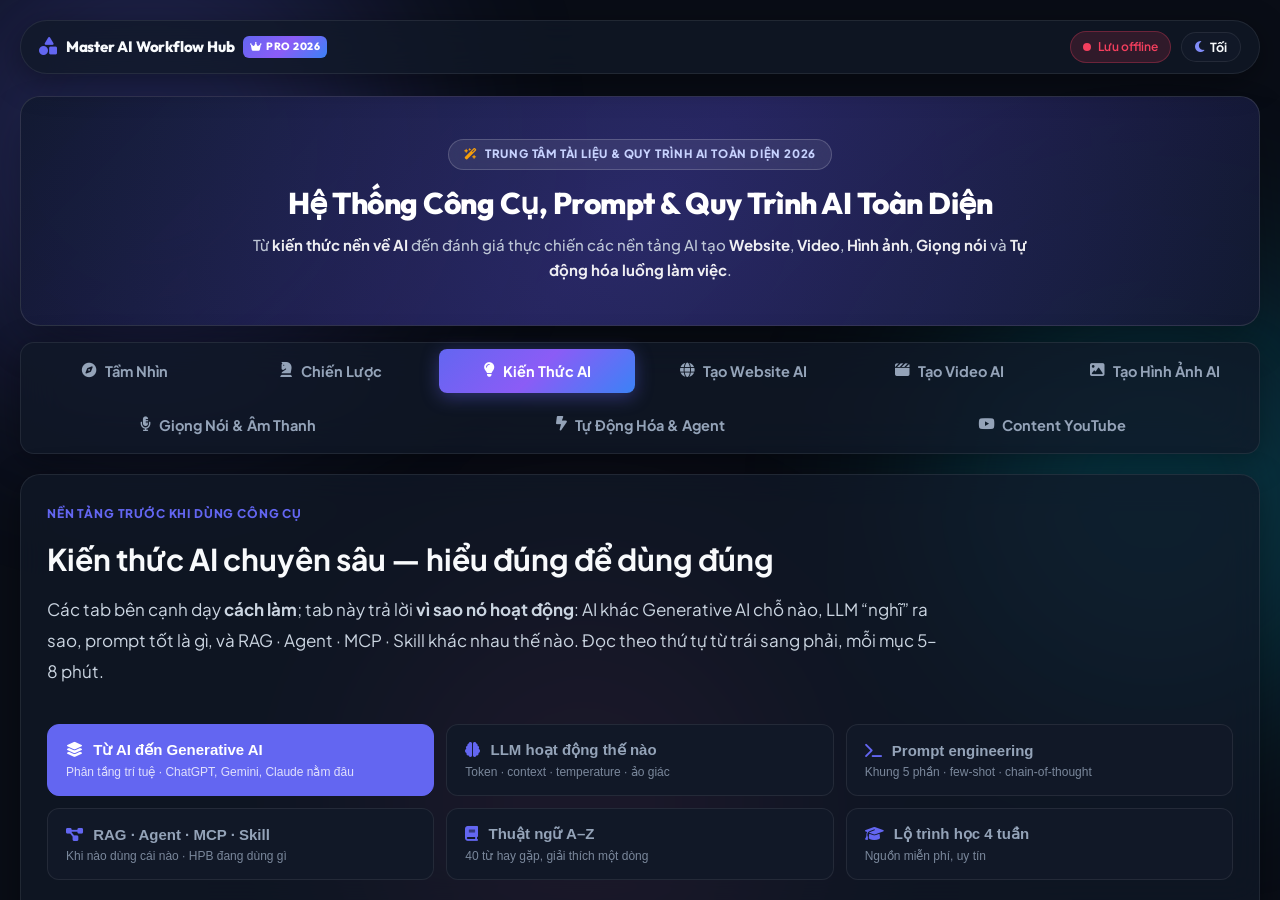
<file: docs/chien-dich-facebook-web-ai/facebook-campaign-tabs.html>
<!DOCTYPE html><html lang="vi"><head><meta charset="utf-8"><title>Đã chuyển → Master AI Workflow Hub</title><meta http-equiv="refresh" content="0; url=../facebook-campaign-tabs.html"><link rel="canonical" href="../facebook-campaign-tabs.html"></head><body style="font-family:sans-serif;padding:40px"><p>Trang này đã chuyển sang <a href="../facebook-campaign-tabs.html">docs/facebook-campaign-tabs.html</a> (bản đang cập nhật). Nếu không tự chuyển, bấm vào link.</p></body></html>
</file>
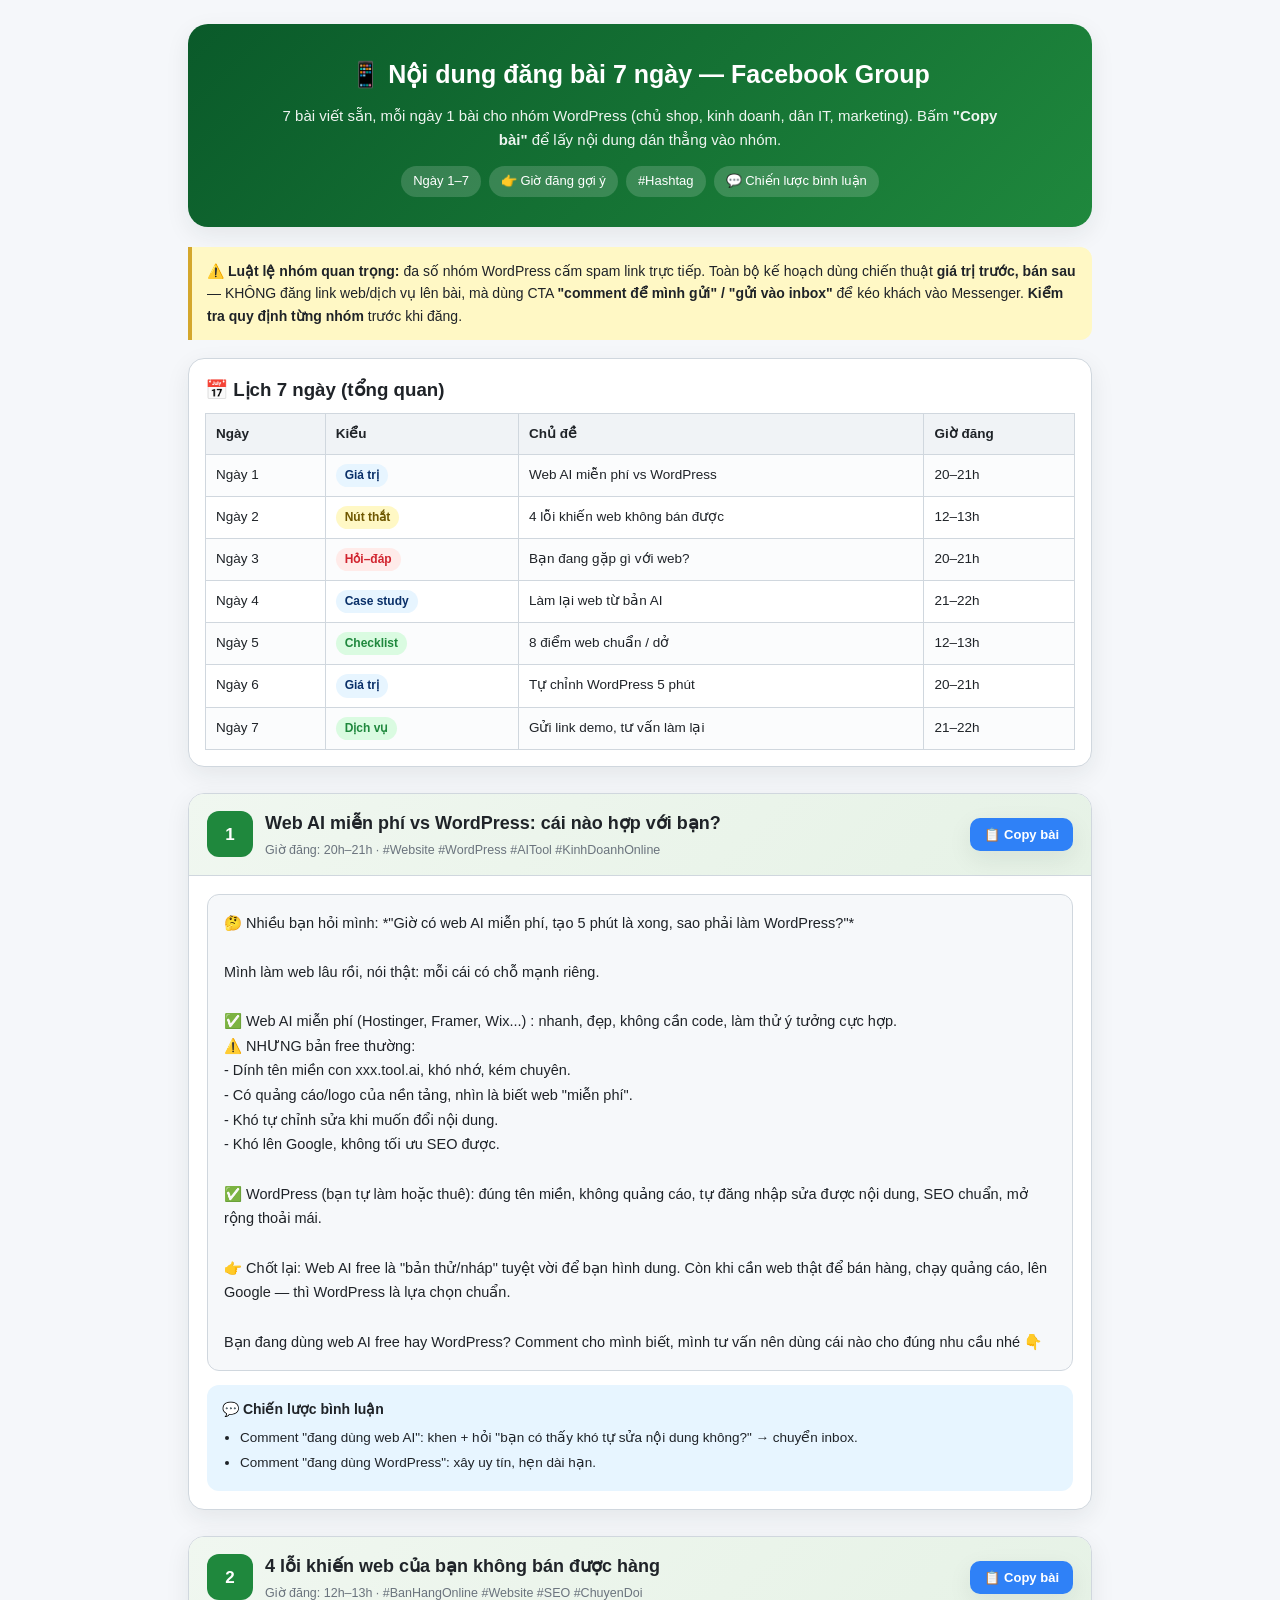
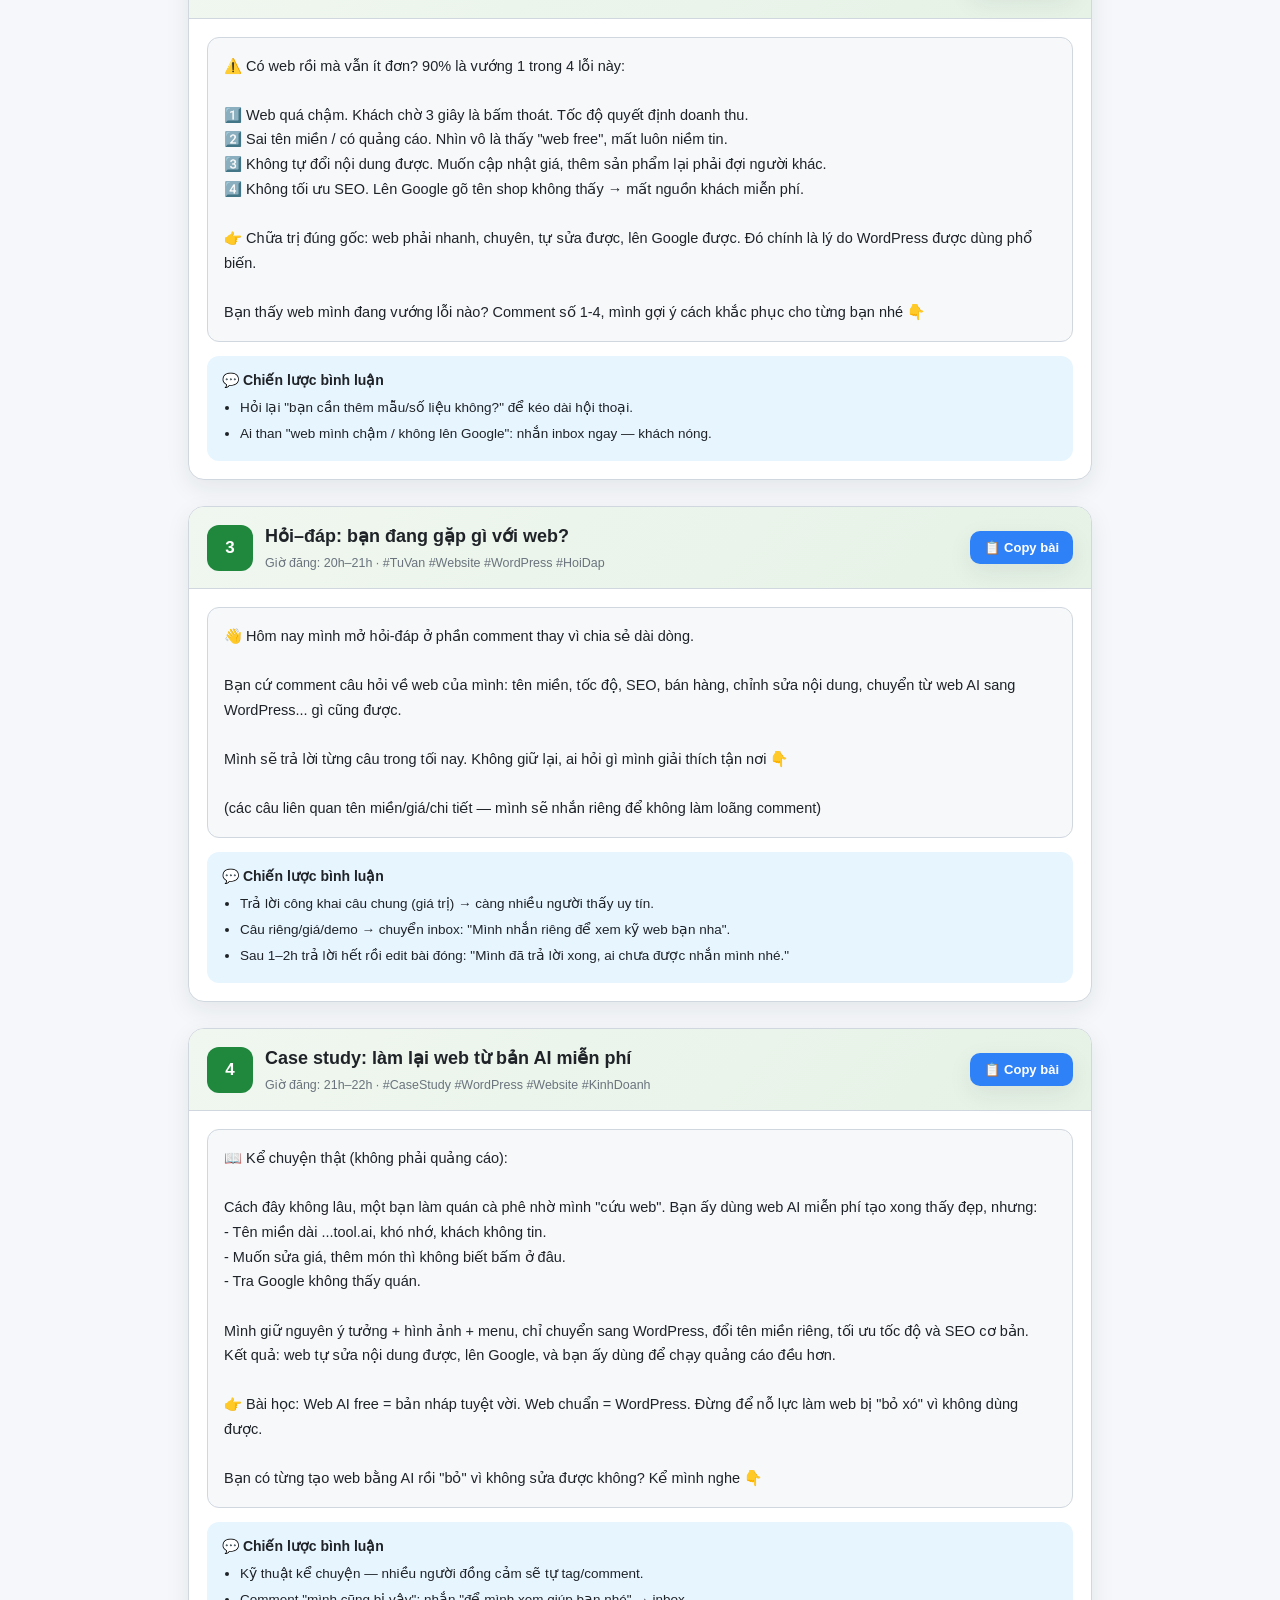
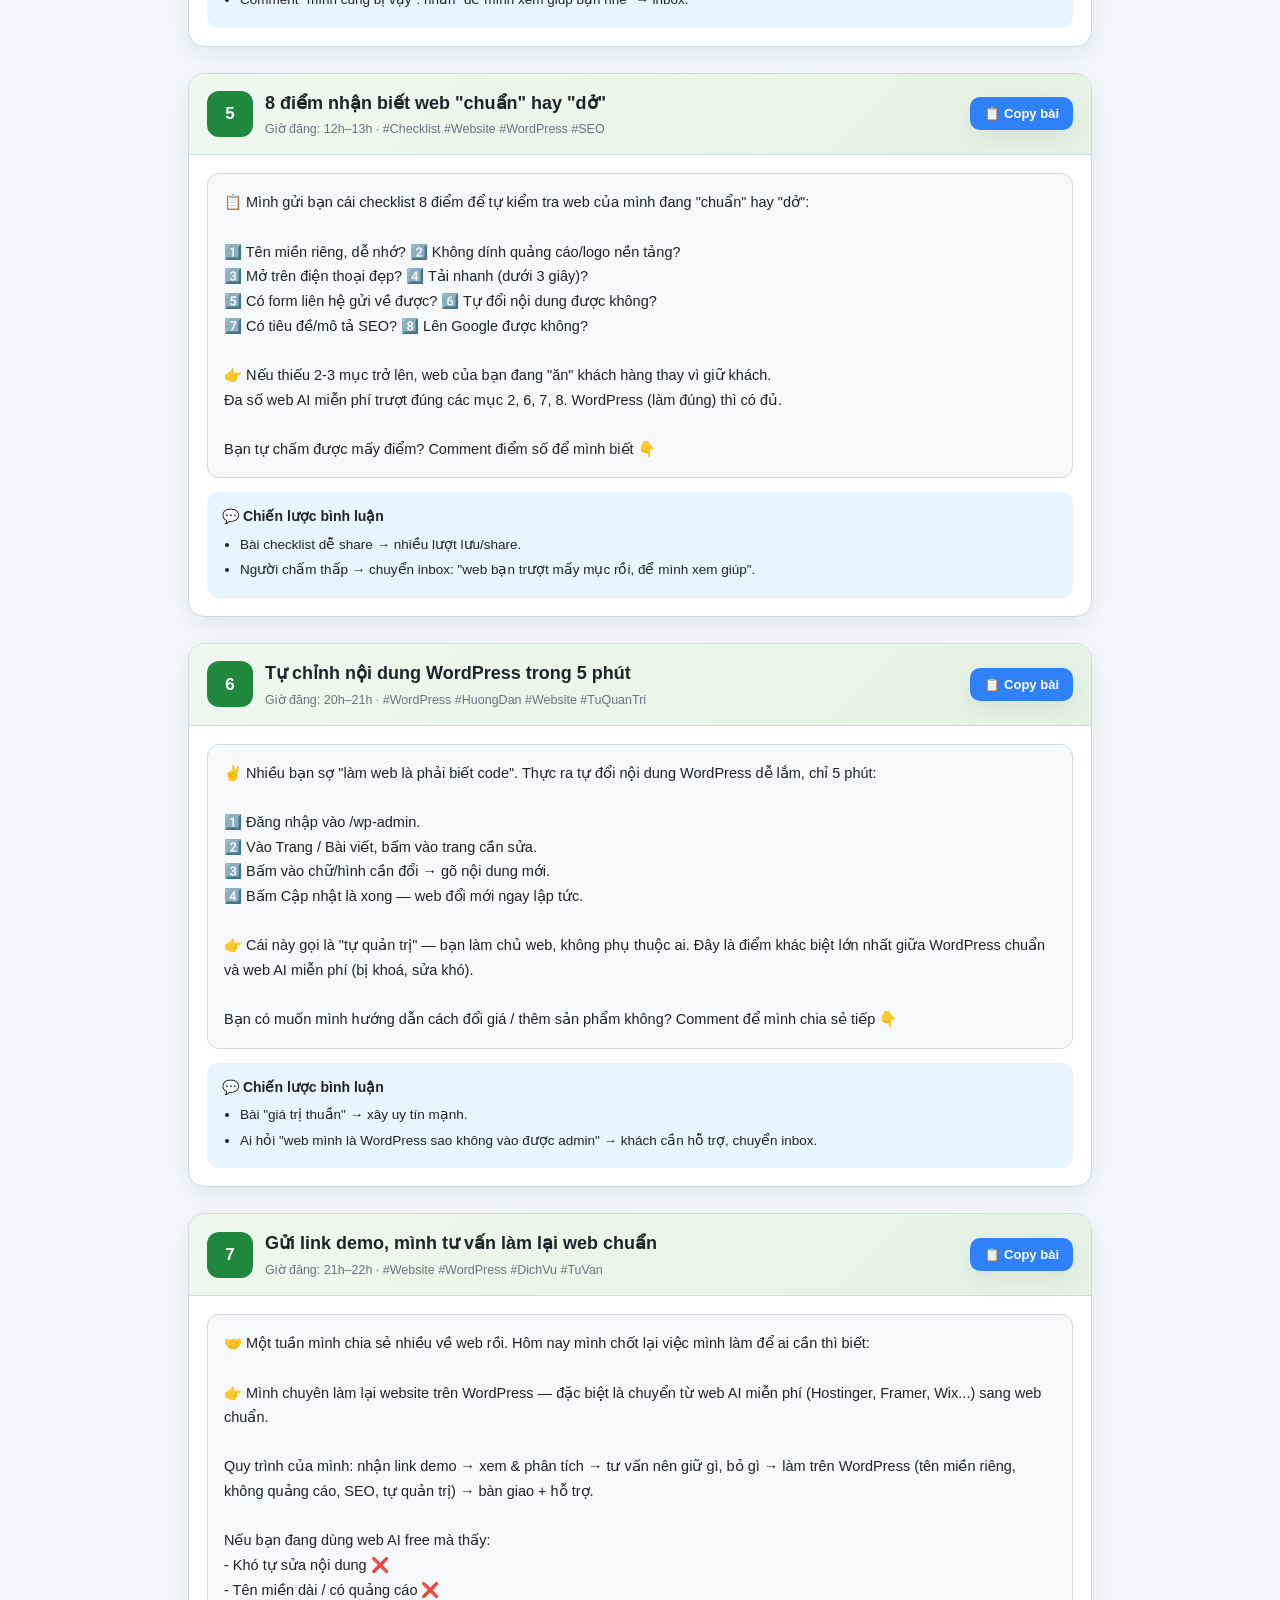
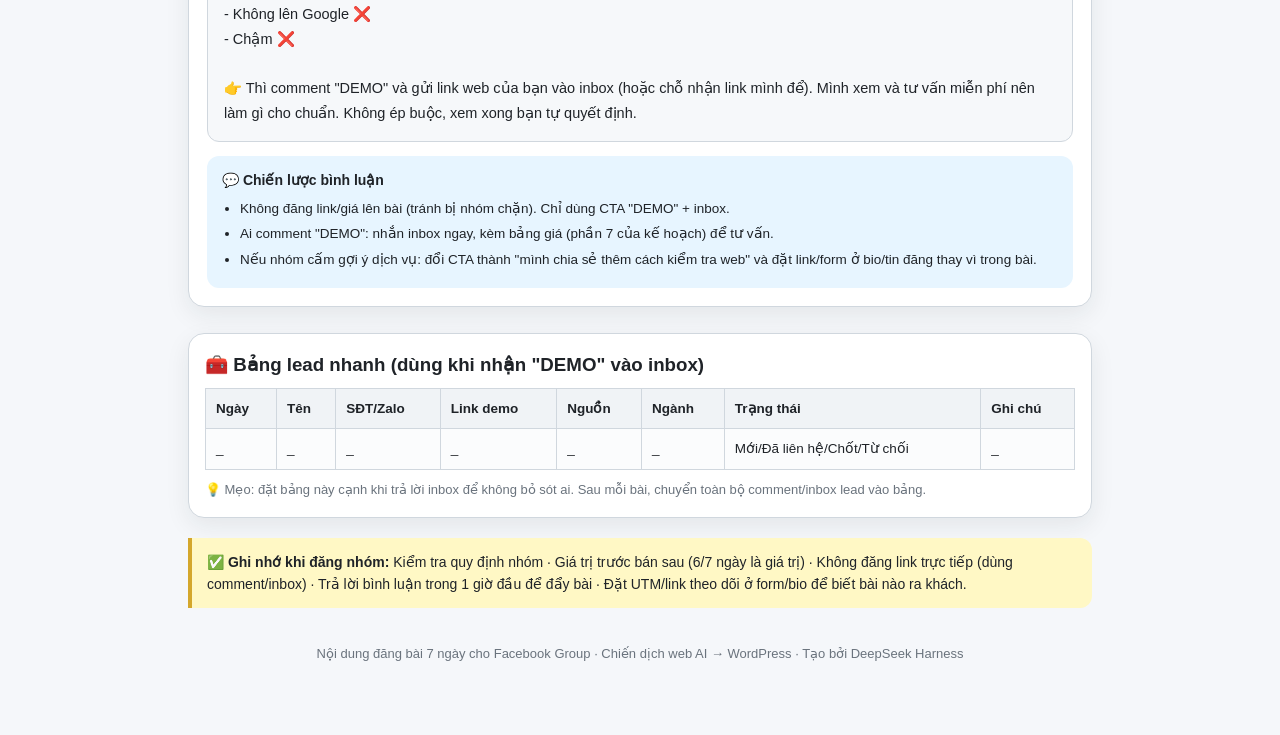
<file: docs/chien-dich-facebook-web-ai/facebook-group-daily-posts.html>
<!DOCTYPE html>
<html lang="vi">
<head>
<meta charset="UTF-8" />
<meta name="viewport" content="width=device-width, initial-scale=1.0" />
<title>Nội dung đăng bài 7 ngày — Facebook Group</title>
<style>
  :root{
    --bg:#f5f7fa; --card:#ffffff; --ink:#1f2328; --muted:#6a737d;
    --brand:#2f81f7; --brand-soft:#e7f5ff; --ok:#1f883d; --ok-soft:#dafbe1;
    --warn:#d4a72c; --warn-soft:#fff8c5; --red:#d1242f; --red-soft:#ffebe9;
    --line:#d0d7de; --shadow:0 8px 24px rgba(31,35,40,.08);
  }
  *{box-sizing:border-box}
  body{margin:0;background:var(--bg);color:var(--ink);font-family:-apple-system,BlinkMacSystemFont,"Segoe UI",Roboto,Helvetica,Arial,"Apple Color Emoji","Segoe UI Emoji",sans-serif;line-height:1.6}
  .wrap{max-width:940px;margin:0 auto;padding:24px 18px 70px}

  .hero{text-align:center;padding:30px 22px;background:linear-gradient(135deg,#0a5a2a,#1f883d);color:#fff;border-radius:20px;box-shadow:var(--shadow)}
  .hero h1{margin:0 0 10px;font-size:25px}
  .hero p{margin:0;opacity:.93;font-size:15px;max-width:720px;margin-inline:auto}
  .hero .tags{margin-top:14px;display:flex;flex-wrap:wrap;gap:8px;justify-content:center}
  .hero .tags span{background:rgba(255,255,255,.16);padding:5px 12px;border-radius:999px;font-size:13px}

  nav{position:sticky;top:0;z-index:20;background:rgba(255,255,255,.94);backdrop-filter:blur(8px);border:1px solid var(--line);border-radius:14px;padding:10px 12px;margin:20px 0;display:flex;flex-wrap:wrap;gap:7px;box-shadow:var(--shadow)}
  nav a{text-decoration:none;font-size:12.5px;font-weight:600;color:var(--ink);background:var(--ok-soft);padding:6px 10px;border-radius:999px;border:1px solid transparent}
  nav a:hover{border-color:var(--ok)}

  .warn{border-left:4px solid var(--warn);background:var(--warn-soft);padding:13px 15px;border-radius:0 12px 12px 0;font-size:14px;margin-top:20px}

  .cal{background:var(--card);border:1px solid var(--line);border-radius:16px;padding:16px;box-shadow:var(--shadow);margin-top:18px}
  table{width:100%;border-collapse:collapse;font-size:13.5px;margin-top:8px}
  th,td{border:1px solid var(--line);padding:9px 10px;text-align:left;vertical-align:top}
  th{background:#f0f3f6;font-weight:700}
  tr:nth-child(even) td{background:#fbfcfd}
  .pill{display:inline-block;padding:2px 9px;border-radius:999px;font-size:12px;font-weight:700}
  .pill.b{background:var(--brand-soft);color:#0a3069}
  .pill.y{background:var(--warn-soft);color:#6f5700}
  .pill.r{background:var(--red-soft);color:var(--red)}
  .pill.g{background:var(--ok-soft);color:var(--ok)}

  .day{background:var(--card);border:1px solid var(--line);border-radius:16px;box-shadow:var(--shadow);margin-top:26px;overflow:hidden;scroll-margin-top:74px}
  .day-head{display:flex;align-items:center;justify-content:space-between;gap:12px;padding:15px 18px;background:linear-gradient(135deg,#f0f7f0,#e6f2e6);border-bottom:1px solid var(--line);flex-wrap:wrap}
  .day-head .ttl{display:flex;align-items:center;gap:12px}
  .day-num{flex:none;width:46px;height:46px;border-radius:12px;background:var(--ok);color:#fff;display:flex;align-items:center;justify-content:center;font-size:17px;font-weight:800}
  .day-head h2{margin:0;font-size:18px}
  .day-head .meta{font-size:12.5px;color:var(--muted);margin-top:2px}
  .copybtn{flex:none;border:none;background:var(--brand);color:#fff;font-weight:700;font-size:13px;padding:9px 14px;border-radius:10px;cursor:pointer;box-shadow:var(--shadow);display:flex;align-items:center;gap:6px}
  .copybtn:hover{background:#1c6fe3}
  .copybtn.done{background:var(--ok)}

  .day-body{padding:18px}
  .info{display:flex;flex-wrap:wrap;gap:12px;margin-bottom:12px;font-size:13px;color:var(--muted)}
  .info b{color:var(--ink)}
  .post{background:#f6f8fa;border:1px solid var(--line);border-radius:12px;padding:16px;white-space:pre-wrap;font-size:14.5px;line-height:1.7}
  .post b{color:var(--ink)}
  .strategy{margin-top:14px;background:var(--brand-soft);border-radius:12px;padding:13px 15px;font-size:13.5px}
  .strategy h4{margin:0 0 6px;font-size:14px}
  .strategy ul{margin:0;padding-left:18px}
  .strategy li{margin:4px 0}

  footer{text-align:center;margin-top:36px;color:var(--muted);font-size:13px}
  .toast{position:fixed;bottom:22px;left:50%;transform:translateX(-50%) translateY(30px);background:#1f2328;color:#fff;padding:11px 18px;border-radius:12px;font-size:14px;opacity:0;transition:.25s;z-index:50;box-shadow:var(--shadow)}
  .toast.show{opacity:1;transform:translateX(-50%) translateY(0)}
</style>
</head>
<body>
<div class="wrap">

  <header class="hero">
    <h1>📱 Nội dung đăng bài 7 ngày — Facebook Group</h1>
    <p>7 bài viết sẵn, mỗi ngày 1 bài cho nhóm WordPress (chủ shop, kinh doanh, dân IT, marketing). Bấm <b style="color:#fff">"Copy bài"</b> để lấy nội dung dán thẳng vào nhóm.</p>
    <div class="tags"><span>Ngày 1–7</span><span>👉 Giờ đăng gợi ý</span><span>#Hashtag</span><span>💬 Chiến lược bình luận</span></div>
  </header>

  <div class="warn">
    ⚠️ <b>Luật lệ nhóm quan trọng:</b> đa số nhóm WordPress cấm spam link trực tiếp.
    Toàn bộ kế hoạch dùng chiến thuật <b>giá trị trước, bán sau</b> — KHÔNG đăng link web/dịch vụ lên bài, mà dùng CTA <b>"comment để mình gửi" / "gửi vào inbox"</b> để kéo khách vào Messenger. <b>Kiểm tra quy định từng nhóm</b> trước khi đăng.
  </div>

  <div class="cal">
    <h3 style="margin:0 0 4px">📅 Lịch 7 ngày (tổng quan)</h3>
    <table>
      <tr><th>Ngày</th><th>Kiểu</th><th>Chủ đề</th><th>Giờ đăng</th></tr>
      <tr><td>Ngày 1</td><td><span class="pill b">Giá trị</span></td><td>Web AI miễn phí vs WordPress</td><td>20–21h</td></tr>
      <tr><td>Ngày 2</td><td><span class="pill y">Nút thắt</span></td><td>4 lỗi khiến web không bán được</td><td>12–13h</td></tr>
      <tr><td>Ngày 3</td><td><span class="pill r">Hỏi–đáp</span></td><td>Bạn đang gặp gì với web?</td><td>20–21h</td></tr>
      <tr><td>Ngày 4</td><td><span class="pill b">Case study</span></td><td>Làm lại web từ bản AI</td><td>21–22h</td></tr>
      <tr><td>Ngày 5</td><td><span class="pill g">Checklist</span></td><td>8 điểm web chuẩn / dở</td><td>12–13h</td></tr>
      <tr><td>Ngày 6</td><td><span class="pill b">Giá trị</span></td><td>Tự chỉnh WordPress 5 phút</td><td>20–21h</td></tr>
      <tr><td>Ngày 7</td><td><span class="pill g">Dịch vụ</span></td><td>Gửi link demo, tư vấn làm lại</td><td>21–22h</td></tr>
    </table>
  </div>

  <!-- ===== DAY 1 ===== -->
  <section class="day" id="d1">
    <div class="day-head">
      <div class="ttl"><div class="day-num">1</div>
        <div><h2>Web AI miễn phí vs WordPress: cái nào hợp với bạn?</h2><div class="meta">Giờ đăng: 20h–21h · #Website #WordPress #AITool #KinhDoanhOnline</div></div>
      </div>
      <button class="copybtn" data-copy="btn1">📋 Copy bài</button>
    </div>
    <div class="day-body">
      <div class="post" id="btn1">🤔 Nhiều bạn hỏi mình: *"Giờ có web AI miễn phí, tạo 5 phút là xong, sao phải làm WordPress?"*

Mình làm web lâu rồi, nói thật: mỗi cái có chỗ mạnh riêng.

✅ Web AI miễn phí (Hostinger, Framer, Wix...) : nhanh, đẹp, không cần code, làm thử ý tưởng cực hợp.
⚠️ NHƯNG bản free thường:
- Dính tên miền con xxx.tool.ai, khó nhớ, kém chuyên.
- Có quảng cáo/logo của nền tảng, nhìn là biết web "miễn phí".
- Khó tự chỉnh sửa khi muốn đổi nội dung.
- Khó lên Google, không tối ưu SEO được.

✅ WordPress (bạn tự làm hoặc thuê): đúng tên miền, không quảng cáo, tự đăng nhập sửa được nội dung, SEO chuẩn, mở rộng thoải mái.

👉 Chốt lại: Web AI free là "bản thử/nháp" tuyệt vời để bạn hình dung. Còn khi cần web thật để bán hàng, chạy quảng cáo, lên Google — thì WordPress là lựa chọn chuẩn.

Bạn đang dùng web AI free hay WordPress? Comment cho mình biết, mình tư vấn nên dùng cái nào cho đúng nhu cầu nhé 👇</div>
      <div class="strategy"><h4>💬 Chiến lược bình luận</h4><ul>
        <li>Comment "đang dùng web AI": khen + hỏi "bạn có thấy khó tự sửa nội dung không?" → chuyển inbox.</li>
        <li>Comment "đang dùng WordPress": xây uy tín, hẹn dài hạn.</li>
      </ul></div>
    </div>
  </section>

  <!-- ===== DAY 2 ===== -->
  <section class="day" id="d2">
    <div class="day-head">
      <div class="ttl"><div class="day-num">2</div>
        <div><h2>4 lỗi khiến web của bạn không bán được hàng</h2><div class="meta">Giờ đăng: 12h–13h · #BanHangOnline #Website #SEO #ChuyenDoi</div></div>
      </div>
      <button class="copybtn" data-copy="btn2">📋 Copy bài</button>
    </div>
    <div class="day-body">
      <div class="post" id="btn2">⚠️ Có web rồi mà vẫn ít đơn? 90% là vướng 1 trong 4 lỗi này:

1️⃣ Web quá chậm. Khách chờ 3 giây là bấm thoát. Tốc độ quyết định doanh thu.
2️⃣ Sai tên miền / có quảng cáo. Nhìn vô là thấy "web free", mất luôn niềm tin.
3️⃣ Không tự đổi nội dung được. Muốn cập nhật giá, thêm sản phẩm lại phải đợi người khác.
4️⃣ Không tối ưu SEO. Lên Google gõ tên shop không thấy → mất nguồn khách miễn phí.

👉 Chữa trị đúng gốc: web phải nhanh, chuyên, tự sửa được, lên Google được. Đó chính là lý do WordPress được dùng phổ biến.

Bạn thấy web mình đang vướng lỗi nào? Comment số 1-4, mình gợi ý cách khắc phục cho từng bạn nhé 👇</div>
      <div class="strategy"><h4>💬 Chiến lược bình luận</h4><ul>
        <li>Hỏi lại "bạn cần thêm mẫu/số liệu không?" để kéo dài hội thoại.</li>
        <li>Ai than "web mình chậm / không lên Google": nhắn inbox ngay — khách nóng.</li>
      </ul></div>
    </div>
  </section>

  <!-- ===== DAY 3 ===== -->
  <section class="day" id="d3">
    <div class="day-head">
      <div class="ttl"><div class="day-num">3</div>
        <div><h2>Hỏi–đáp: bạn đang gặp gì với web?</h2><div class="meta">Giờ đăng: 20h–21h · #TuVan #Website #WordPress #HoiDap</div></div>
      </div>
      <button class="copybtn" data-copy="btn3">📋 Copy bài</button>
    </div>
    <div class="day-body">
      <div class="post" id="btn3">👋 Hôm nay mình mở hỏi-đáp ở phần comment thay vì chia sẻ dài dòng.

Bạn cứ comment câu hỏi về web của mình: tên miền, tốc độ, SEO, bán hàng, chỉnh sửa nội dung, chuyển từ web AI sang WordPress... gì cũng được.

Mình sẽ trả lời từng câu trong tối nay. Không giữ lại, ai hỏi gì mình giải thích tận nơi 👇

(các câu liên quan tên miền/giá/chi tiết — mình sẽ nhắn riêng để không làm loãng comment)</div>
      <div class="strategy"><h4>💬 Chiến lược bình luận</h4><ul>
        <li>Trả lời công khai câu chung (giá trị) → càng nhiều người thấy uy tín.</li>
        <li>Câu riêng/giá/demo → chuyển inbox: "Mình nhắn riêng để xem kỹ web bạn nha".</li>
        <li>Sau 1–2h trả lời hết rồi edit bài đóng: "Mình đã trả lời xong, ai chưa được nhắn mình nhé."</li>
      </ul></div>
    </div>
  </section>

  <!-- ===== DAY 4 ===== -->
  <section class="day" id="d4">
    <div class="day-head">
      <div class="ttl"><div class="day-num">4</div>
        <div><h2>Case study: làm lại web từ bản AI miễn phí</h2><div class="meta">Giờ đăng: 21h–22h · #CaseStudy #WordPress #Website #KinhDoanh</div></div>
      </div>
      <button class="copybtn" data-copy="btn4">📋 Copy bài</button>
    </div>
    <div class="day-body">
      <div class="post" id="btn4">📖 Kể chuyện thật (không phải quảng cáo):

Cách đây không lâu, một bạn làm quán cà phê nhờ mình "cứu web". Bạn ấy dùng web AI miễn phí tạo xong thấy đẹp, nhưng:
- Tên miền dài ...tool.ai, khó nhớ, khách không tin.
- Muốn sửa giá, thêm món thì không biết bấm ở đâu.
- Tra Google không thấy quán.

Mình giữ nguyên ý tưởng + hình ảnh + menu, chỉ chuyển sang WordPress, đổi tên miền riêng, tối ưu tốc độ và SEO cơ bản.
Kết quả: web tự sửa nội dung được, lên Google, và bạn ấy dùng để chạy quảng cáo đều hơn.

👉 Bài học: Web AI free = bản nháp tuyệt vời. Web chuẩn = WordPress. Đừng để nỗ lực làm web bị "bỏ xó" vì không dùng được.

Bạn có từng tạo web bằng AI rồi "bỏ" vì không sửa được không? Kể mình nghe 👇</div>
      <div class="strategy"><h4>💬 Chiến lược bình luận</h4><ul>
        <li>Kỹ thuật kể chuyện — nhiều người đồng cảm sẽ tự tag/comment.</li>
        <li>Comment "mình cũng bị vậy": nhắn "để mình xem giúp bạn nhé" → inbox.</li>
      </ul></div>
    </div>
  </section>

  <!-- ===== DAY 5 ===== -->
  <section class="day" id="d5">
    <div class="day-head">
      <div class="ttl"><div class="day-num">5</div>
        <div><h2>8 điểm nhận biết web "chuẩn" hay "dở"</h2><div class="meta">Giờ đăng: 12h–13h · #Checklist #Website #WordPress #SEO</div></div>
      </div>
      <button class="copybtn" data-copy="btn5">📋 Copy bài</button>
    </div>
    <div class="day-body">
      <div class="post" id="btn5">📋 Mình gửi bạn cái checklist 8 điểm để tự kiểm tra web của mình đang "chuẩn" hay "dở":

1️⃣ Tên miền riêng, dễ nhớ? 2️⃣ Không dính quảng cáo/logo nền tảng?
3️⃣ Mở trên điện thoại đẹp? 4️⃣ Tải nhanh (dưới 3 giây)?
5️⃣ Có form liên hệ gửi về được? 6️⃣ Tự đổi nội dung được không?
7️⃣ Có tiêu đề/mô tả SEO? 8️⃣ Lên Google được không?

👉 Nếu thiếu 2-3 mục trở lên, web của bạn đang "ăn" khách hàng thay vì giữ khách.
Đa số web AI miễn phí trượt đúng các mục 2, 6, 7, 8. WordPress (làm đúng) thì có đủ.

Bạn tự chấm được mấy điểm? Comment điểm số để mình biết 👇</div>
      <div class="strategy"><h4>💬 Chiến lược bình luận</h4><ul>
        <li>Bài checklist dễ share → nhiều lượt lưu/share.</li>
        <li>Người chấm thấp → chuyển inbox: "web bạn trượt mấy mục rồi, để mình xem giúp".</li>
      </ul></div>
    </div>
  </section>

  <!-- ===== DAY 6 ===== -->
  <section class="day" id="d6">
    <div class="day-head">
      <div class="ttl"><div class="day-num">6</div>
        <div><h2>Tự chỉnh nội dung WordPress trong 5 phút</h2><div class="meta">Giờ đăng: 20h–21h · #WordPress #HuongDan #Website #TuQuanTri</div></div>
      </div>
      <button class="copybtn" data-copy="btn6">📋 Copy bài</button>
    </div>
    <div class="day-body">
      <div class="post" id="btn6">✌️ Nhiều bạn sợ "làm web là phải biết code". Thực ra tự đổi nội dung WordPress dễ lắm, chỉ 5 phút:

1️⃣ Đăng nhập vào /wp-admin.
2️⃣ Vào Trang / Bài viết, bấm vào trang cần sửa.
3️⃣ Bấm vào chữ/hình cần đổi → gõ nội dung mới.
4️⃣ Bấm Cập nhật là xong — web đổi mới ngay lập tức.

👉 Cái này gọi là "tự quản trị" — bạn làm chủ web, không phụ thuộc ai. Đây là điểm khác biệt lớn nhất giữa WordPress chuẩn và web AI miễn phí (bị khoá, sửa khó).

Bạn có muốn mình hướng dẫn cách đổi giá / thêm sản phẩm không? Comment để mình chia sẻ tiếp 👇</div>
      <div class="strategy"><h4>💬 Chiến lược bình luận</h4><ul>
        <li>Bài "giá trị thuần" → xây uy tín mạnh.</li>
        <li>Ai hỏi "web mình là WordPress sao không vào được admin" → khách cần hỗ trợ, chuyển inbox.</li>
      </ul></div>
    </div>
  </section>

  <!-- ===== DAY 7 ===== -->
  <section class="day" id="d7">
    <div class="day-head">
      <div class="ttl"><div class="day-num">7</div>
        <div><h2>Gửi link demo, mình tư vấn làm lại web chuẩn</h2><div class="meta">Giờ đăng: 21h–22h · #Website #WordPress #DichVu #TuVan</div></div>
      </div>
      <button class="copybtn" data-copy="btn7">📋 Copy bài</button>
    </div>
    <div class="day-body">
      <div class="post" id="btn7">🤝 Một tuần mình chia sẻ nhiều về web rồi. Hôm nay mình chốt lại việc mình làm để ai cần thì biết:

👉 Mình chuyên làm lại website trên WordPress — đặc biệt là chuyển từ web AI miễn phí (Hostinger, Framer, Wix...) sang web chuẩn.

Quy trình của mình: nhận link demo → xem & phân tích → tư vấn nên giữ gì, bỏ gì → làm trên WordPress (tên miền riêng, không quảng cáo, SEO, tự quản trị) → bàn giao + hỗ trợ.

Nếu bạn đang dùng web AI free mà thấy:
- Khó tự sửa nội dung ❌
- Tên miền dài / có quảng cáo ❌
- Không lên Google ❌
- Chậm ❌

👉 Thì comment "DEMO" và gửi link web của bạn vào inbox (hoặc chỗ nhận link mình để). Mình xem và tư vấn miễn phí nên làm gì cho chuẩn. Không ép buộc, xem xong bạn tự quyết định.</div>
      <div class="strategy"><h4>💬 Chiến lược bình luận</h4><ul>
        <li>Không đăng link/giá lên bài (tránh bị nhóm chặn). Chỉ dùng CTA "DEMO" + inbox.</li>
        <li>Ai comment "DEMO": nhắn inbox ngay, kèm bảng giá (phần 7 của kế hoạch) để tư vấn.</li>
        <li>Nếu nhóm cấm gợi ý dịch vụ: đổi CTA thành "mình chia sẻ thêm cách kiểm tra web" và đặt link/form ở bio/tin đăng thay vì trong bài.</li>
      </ul></div>
    </div>
  </section>

  <!-- lead table -->
  <div class="cal" style="margin-top:26px">
    <h3 style="margin:0 0 4px">🧰 Bảng lead nhanh (dùng khi nhận "DEMO" vào inbox)</h3>
    <table>
      <tr><th>Ngày</th><th>Tên</th><th>SĐT/Zalo</th><th>Link demo</th><th>Nguồn</th><th>Ngành</th><th>Trạng thái</th><th>Ghi chú</th></tr>
      <tr><td>_</td><td>_</td><td>_</td><td>_</td><td>_</td><td>_</td><td>Mới/Đã liên hệ/Chốt/Từ chối</td><td>_</td></tr>
    </table>
    <p style="font-size:13px;color:var(--muted);margin:10px 0 0">💡 Mẹo: đặt bảng này cạnh khi trả lời inbox để không bỏ sót ai. Sau mỗi bài, chuyển toàn bộ comment/inbox lead vào bảng.</p>
  </div>

  <div class="warn" style="margin-top:20px">
    ✅ <b>Ghi nhớ khi đăng nhóm:</b> Kiểm tra quy định nhóm · Giá trị trước bán sau (6/7 ngày là giá trị) · Không đăng link trực tiếp (dùng comment/inbox) · Trả lời bình luận trong 1 giờ đầu để đẩy bài · Đặt UTM/link theo dõi ở form/bio để biết bài nào ra khách.
  </div>

  <footer>Nội dung đăng bài 7 ngày cho Facebook Group · Chiến dịch web AI → WordPress · Tạo bởi DeepSeek Harness</footer>
</div>

<div class="toast" id="toast">📋 Đã copy bài vào clipboard!</div>

<script>
  const toast = document.getElementById('toast');
  function show(msg){toast.textContent=msg;toast.classList.add('show');setTimeout(()=>toast.classList.remove('show'),1600);}
  document.querySelectorAll('.copybtn').forEach(btn=>{
    btn.addEventListener('click', ()=>{
      const id = btn.dataset.copy;
      const el = document.getElementById(id);
      const text = el.innerText;
      if(navigator.clipboard && navigator.clipboard.writeText){
        navigator.clipboard.writeText(text).then(()=>{btn.classList.add('done');btn.innerHTML='✅ Đã copy';show();setTimeout(()=>{btn.classList.remove('done');btn.innerHTML='📋 Copy bài';},1800);});
      } else {
        const ta=document.createElement('textarea');ta.value=text;document.body.appendChild(ta);ta.select();document.execCommand('copy');document.body.removeChild(ta);
        btn.classList.add('done');btn.innerHTML='✅ Đã copy';show();setTimeout(()=>{btn.classList.remove('done');btn.innerHTML='📋 Copy bài';},1800);
      }
    });
  });
</script>
</body>
</html>
</file>
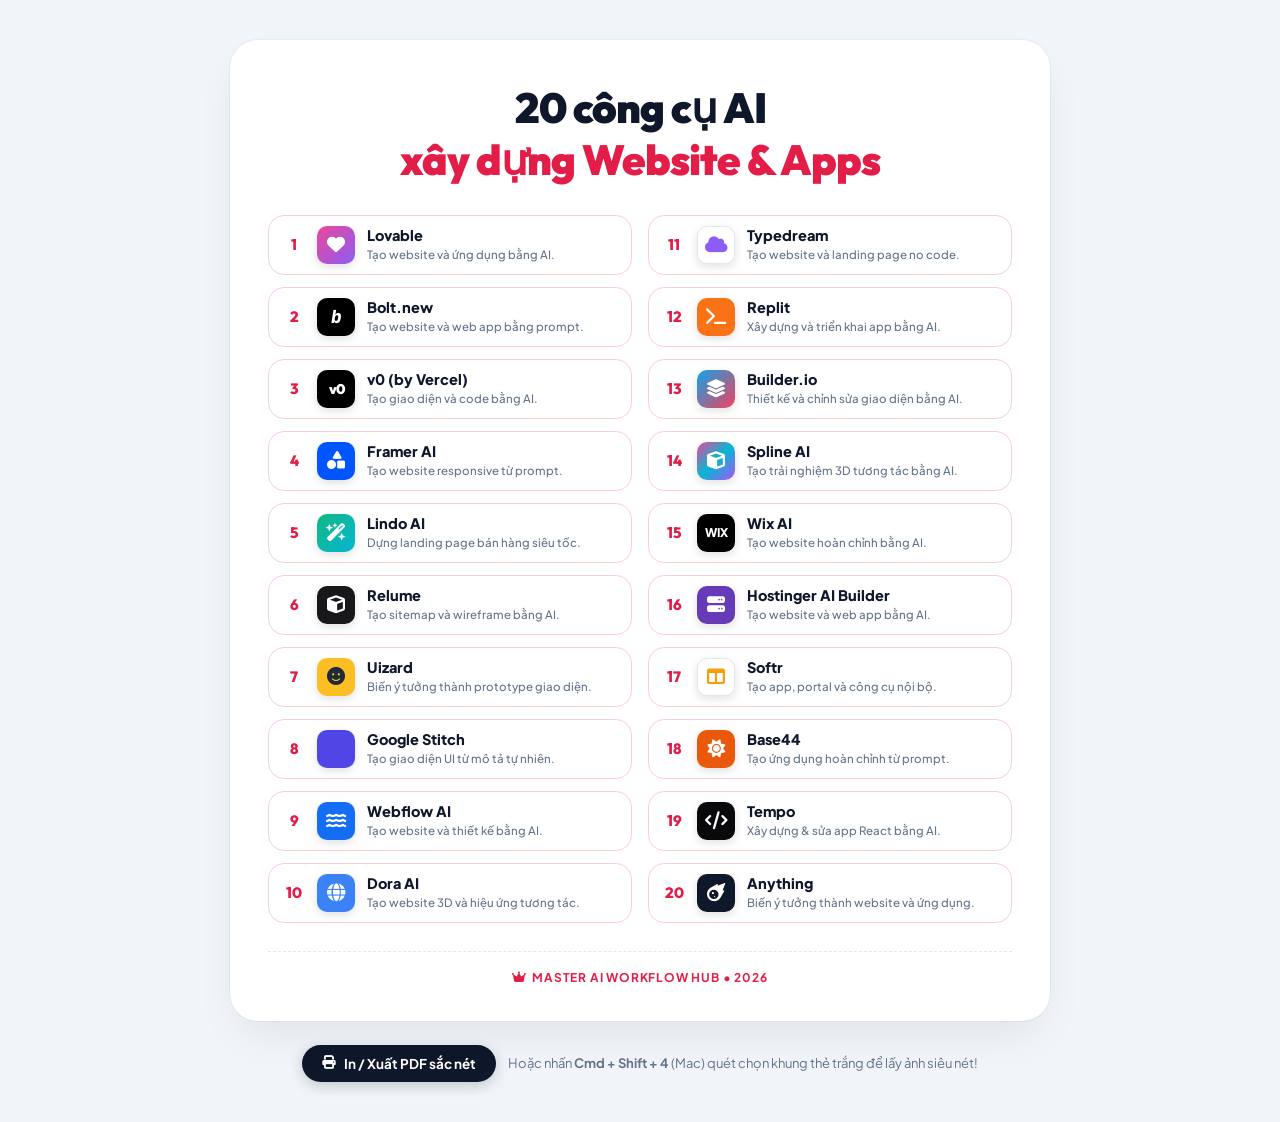
<file: docs/chien-dich-facebook-web-ai/facebook-post-preview.html>
<!DOCTYPE html>
<html lang="vi">
<head>
<meta charset="UTF-8" />
<meta name="viewport" content="width=device-width, initial-scale=1.0" />
<title>20 Công Cụ AI Xây Dựng Website & Apps — Infographic Poster</title>
<link rel="preconnect" href="https://fonts.googleapis.com">
<link rel="preconnect" href="https://fonts.gstatic.com" crossorigin>
<link href="https://fonts.googleapis.com/css2?family=Outfit:wght@700;800;900&family=Plus+Jakarta+Sans:wght@500;600;700;800&family=JetBrains+Mono:wght@600;700&display=swap" rel="stylesheet">
<link rel="stylesheet" href="https://cdnjs.cloudflare.com/ajax/libs/font-awesome/6.5.2/css/all.min.css" />
<style>
  * { box-sizing: border-box; margin: 0; padding: 0; }
  
  body {
    background: #f1f5f9;
    font-family: 'Plus Jakarta Sans', -apple-system, BlinkMacSystemFont, sans-serif;
    min-height: 100vh;
    display: flex;
    flex-direction: column;
    align-items: center;
    justify-content: center;
    padding: 40px 15px;
  }

  /* POSTER CANVAS (Chuẩn tỉ lệ Facebook Poster 4:5 / 1:1 siêu nét) */
  .poster-card {
    width: 100%;
    max-width: 820px;
    background: #ffffff;
    border-radius: 28px;
    padding: 44px 38px 36px;
    box-shadow: 0 20px 45px -10px rgba(0, 0, 0, 0.08), 0 0 1px 1px rgba(0, 0, 0, 0.04);
    position: relative;
  }

  /* HEADER */
  .poster-header {
    text-align: center;
    margin-bottom: 30px;
  }

  .header-main-title {
    font-family: 'Outfit', sans-serif;
    font-size: 42px;
    font-weight: 900;
    line-height: 1.15;
    letter-spacing: -1px;
    color: #0f172a;
    margin: 0;
  }

  .header-main-title .highlight-red {
    color: #e11d48;
    display: block;
    margin-top: 4px;
  }

  /* 2-COLUMN GRID (10 CARDS PER COLUMN) */
  .tools-grid {
    display: grid;
    grid-template-columns: repeat(2, 1fr);
    gap: 12px 16px;
  }

  /* TOOL CARD */
  .tool-item-card {
    display: flex;
    align-items: center;
    gap: 12px;
    background: #ffffff;
    border: 1.5px solid #fecdd3;
    border-radius: 16px;
    padding: 10px 14px;
    transition: all 0.2s ease;
  }

  .tool-item-card:hover {
    border-color: #f43f5e;
    box-shadow: 0 4px 12px rgba(225, 29, 72, 0.08);
    transform: translateY(-1px);
  }

  /* NUMBER BADGE */
  .tool-number {
    font-family: 'Outfit', sans-serif;
    font-size: 15px;
    font-weight: 800;
    color: #e11d48;
    min-width: 22px;
    text-align: center;
    flex-shrink: 0;
  }

  /* LOGO ICON BOX */
  .tool-logo-box {
    width: 38px;
    height: 38px;
    border-radius: 10px;
    display: flex;
    align-items: center;
    justify-content: center;
    flex-shrink: 0;
    font-size: 18px;
    font-weight: 900;
    color: #ffffff;
    box-shadow: 0 3px 8px rgba(0, 0, 0, 0.12);
  }

  /* Custom Logo Colors */
  .logo-lovable   { background: linear-gradient(135deg, #ec4899, #8b5cf6); }
  .logo-bolt      { background: #000000; font-family: 'JetBrains Mono', monospace; font-style: italic; font-weight: 900; }
  .logo-v0        { background: #000000; font-family: 'Outfit', sans-serif; font-size: 14px; letter-spacing: -1px; }
  .logo-framer    { background: #0055ff; }
  .logo-lindo     { background: linear-gradient(135deg, #10b981, #06b6d4); }
  .logo-relume    { background: #18181b; }
  .logo-uizard    { background: #fbbf24; color: #1e293b; }
  .logo-stitch    { background: #4f46e5; }
  .logo-webflow   { background: #146ef5; }
  .logo-dora      { background: #3b82f6; }
  .logo-typedream { background: #ffffff; color: #8b5cf6; border: 1.5px solid #e2e8f0; }
  .logo-replit    { background: #f97316; }
  .logo-builder   { background: linear-gradient(135deg, #0ea5e9, #f43f5e); }
  .logo-spline    { background: linear-gradient(135deg, #ec4899, #06b6d4, #a855f7); }
  .logo-wix       { background: #000000; font-size: 12px; font-weight: 900; }
  .logo-hostinger { background: #673ab7; }
  .logo-softr     { background: #ffffff; color: #f59e0b; border: 1.5px solid #e2e8f0; }
  .logo-base44    { background: #ea580c; }
  .logo-tempo     { background: #09090b; }
  .logo-anything  { background: #0f172a; }

  /* TOOL INFO */
  .tool-info {
    flex: 1;
    min-width: 0;
  }

  .tool-name {
    font-size: 14.5px;
    font-weight: 800;
    color: #0f172a;
    line-height: 1.2;
    margin-bottom: 2px;
    white-space: nowrap;
    overflow: hidden;
    text-overflow: ellipsis;
  }

  .tool-desc {
    font-size: 11.5px;
    font-weight: 500;
    color: #64748b;
    line-height: 1.35;
    white-space: nowrap;
    overflow: hidden;
    text-overflow: ellipsis;
  }

  /* FOOTER */
  .poster-footer {
    display: flex;
    align-items: center;
    justify-content: center;
    gap: 8px;
    margin-top: 28px;
    padding-top: 18px;
    border-top: 1px dashed #e2e8f0;
    font-size: 12px;
    font-weight: 700;
    color: #94a3b8;
    text-transform: uppercase;
    letter-spacing: 0.8px;
  }

  .footer-badge {
    color: #e11d48;
    display: flex;
    align-items: center;
    gap: 5px;
  }

  /* CAPTURE BAR (Dành cho người dùng) */
  .action-toolbar {
    margin-top: 24px;
    display: flex;
    align-items: center;
    gap: 12px;
    flex-wrap: wrap;
    justify-content: center;
  }

  .btn-capture {
    background: #0f172a;
    color: #ffffff;
    font-family: inherit;
    font-size: 13.5px;
    font-weight: 700;
    padding: 10px 20px;
    border-radius: 999px;
    border: none;
    cursor: pointer;
    display: inline-flex;
    align-items: center;
    gap: 8px;
    box-shadow: 0 4px 14px rgba(15, 23, 42, 0.2);
    transition: all 0.2s ease;
  }
  .btn-capture:hover {
    background: #e11d48;
    transform: translateY(-2px);
  }

  @media (max-width: 700px) {
    .poster-card { padding: 24px 18px; }
    .header-main-title { font-size: 28px; }
    .tools-grid { grid-template-columns: 1fr; }
  }
</style>
</head>
<body>

  <!-- POSTER CONTAINER -->
  <div class="poster-card" id="poster-card">
    
    <!-- Title -->
    <div class="poster-header">
      <h1 class="header-main-title">
        20 công cụ AI
        <span class="highlight-red">xây dựng Website &amp; Apps</span>
      </h1>
    </div>

    <!-- 20 Tools Grid -->
    <div class="tools-grid">
      
      <!-- CỘT TRÁI (1 - 10) -->
      <div class="tool-item-card">
        <span class="tool-number">1</span>
        <div class="tool-logo-box logo-lovable"><i class="fa-solid fa-heart"></i></div>
        <div class="tool-info">
          <div class="tool-name">Lovable</div>
          <div class="tool-desc">Tạo website và ứng dụng bằng AI.</div>
        </div>
      </div>

      <div class="tool-item-card">
        <span class="tool-number">11</span>
        <div class="tool-logo-box logo-typedream"><i class="fa-solid fa-cloud"></i></div>
        <div class="tool-info">
          <div class="tool-name">Typedream</div>
          <div class="tool-desc">Tạo website và landing page no code.</div>
        </div>
      </div>

      <div class="tool-item-card">
        <span class="tool-number">2</span>
        <div class="tool-logo-box logo-bolt">b</div>
        <div class="tool-info">
          <div class="tool-name">Bolt.new</div>
          <div class="tool-desc">Tạo website và web app bằng prompt.</div>
        </div>
      </div>

      <div class="tool-item-card">
        <span class="tool-number">12</span>
        <div class="tool-logo-box logo-replit"><i class="fa-solid fa-terminal"></i></div>
        <div class="tool-info">
          <div class="tool-name">Replit</div>
          <div class="tool-desc">Xây dựng và triển khai app bằng AI.</div>
        </div>
      </div>

      <div class="tool-item-card">
        <span class="tool-number">3</span>
        <div class="tool-logo-box logo-v0">v0</div>
        <div class="tool-info">
          <div class="tool-name">v0 (by Vercel)</div>
          <div class="tool-desc">Tạo giao diện và code bằng AI.</div>
        </div>
      </div>

      <div class="tool-item-card">
        <span class="tool-number">13</span>
        <div class="tool-logo-box logo-builder"><i class="fa-solid fa-layer-group"></i></div>
        <div class="tool-info">
          <div class="tool-name">Builder.io</div>
          <div class="tool-desc">Thiết kế và chỉnh sửa giao diện bằng AI.</div>
        </div>
      </div>

      <div class="tool-item-card">
        <span class="tool-number">4</span>
        <div class="tool-logo-box logo-framer"><i class="fa-solid fa-shapes"></i></div>
        <div class="tool-info">
          <div class="tool-name">Framer AI</div>
          <div class="tool-desc">Tạo website responsive từ prompt.</div>
        </div>
      </div>

      <div class="tool-item-card">
        <span class="tool-number">14</span>
        <div class="tool-logo-box logo-spline"><i class="fa-solid fa-cube"></i></div>
        <div class="tool-info">
          <div class="tool-name">Spline AI</div>
          <div class="tool-desc">Tạo trải nghiệm 3D tương tác bằng AI.</div>
        </div>
      </div>

      <div class="tool-item-card">
        <span class="tool-number">5</span>
        <div class="tool-logo-box logo-lindo"><i class="fa-solid fa-wand-magic-sparkles"></i></div>
        <div class="tool-info">
          <div class="tool-name">Lindo AI</div>
          <div class="tool-desc">Dựng landing page bán hàng siêu tốc.</div>
        </div>
      </div>

      <div class="tool-item-card">
        <span class="tool-number">15</span>
        <div class="tool-logo-box logo-wix">WIX</div>
        <div class="tool-info">
          <div class="tool-name">Wix AI</div>
          <div class="tool-desc">Tạo website hoàn chỉnh bằng AI.</div>
        </div>
      </div>

      <div class="tool-item-card">
        <span class="tool-number">6</span>
        <div class="tool-logo-box logo-relume"><i class="fa-solid fa-cube"></i></div>
        <div class="tool-info">
          <div class="tool-name">Relume</div>
          <div class="tool-desc">Tạo sitemap và wireframe bằng AI.</div>
        </div>
      </div>

      <div class="tool-item-card">
        <span class="tool-number">16</span>
        <div class="tool-logo-box logo-hostinger"><i class="fa-solid fa-server"></i></div>
        <div class="tool-info">
          <div class="tool-name">Hostinger AI Builder</div>
          <div class="tool-desc">Tạo website và web app bằng AI.</div>
        </div>
      </div>

      <div class="tool-item-card">
        <span class="tool-number">7</span>
        <div class="tool-logo-box logo-uizard"><i class="fa-solid fa-face-smile"></i></div>
        <div class="tool-info">
          <div class="tool-name">Uizard</div>
          <div class="tool-desc">Biến ý tưởng thành prototype giao diện.</div>
        </div>
      </div>

      <div class="tool-item-card">
        <span class="tool-number">17</span>
        <div class="tool-logo-box logo-softr"><i class="fa-solid fa-table-columns"></i></div>
        <div class="tool-info">
          <div class="tool-name">Softr</div>
          <div class="tool-desc">Tạo app, portal và công cụ nội bộ.</div>
        </div>
      </div>

      <div class="tool-item-card">
        <span class="tool-number">8</span>
        <div class="tool-logo-box logo-stitch"><i class="fa-solid fa-sparkles"></i></div>
        <div class="tool-info">
          <div class="tool-name">Google Stitch</div>
          <div class="tool-desc">Tạo giao diện UI từ mô tả tự nhiên.</div>
        </div>
      </div>

      <div class="tool-item-card">
        <span class="tool-number">18</span>
        <div class="tool-logo-box logo-base44"><i class="fa-solid fa-sun"></i></div>
        <div class="tool-info">
          <div class="tool-name">Base44</div>
          <div class="tool-desc">Tạo ứng dụng hoàn chỉnh từ prompt.</div>
        </div>
      </div>

      <div class="tool-item-card">
        <span class="tool-number">9</span>
        <div class="tool-logo-box logo-webflow"><i class="fa-solid fa-water"></i></div>
        <div class="tool-info">
          <div class="tool-name">Webflow AI</div>
          <div class="tool-desc">Tạo website và thiết kế bằng AI.</div>
        </div>
      </div>

      <div class="tool-item-card">
        <span class="tool-number">19</span>
        <div class="tool-logo-box logo-tempo"><i class="fa-solid fa-code"></i></div>
        <div class="tool-info">
          <div class="tool-name">Tempo</div>
          <div class="tool-desc">Xây dựng &amp; sửa app React bằng AI.</div>
        </div>
      </div>

      <div class="tool-item-card">
        <span class="tool-number">10</span>
        <div class="tool-logo-box logo-dora"><i class="fa-solid fa-globe"></i></div>
        <div class="tool-info">
          <div class="tool-name">Dora AI</div>
          <div class="tool-desc">Tạo website 3D và hiệu ứng tương tác.</div>
        </div>
      </div>

      <div class="tool-item-card">
        <span class="tool-number">20</span>
        <div class="tool-logo-box logo-anything"><i class="fa-solid fa-meteor"></i></div>
        <div class="tool-info">
          <div class="tool-name">Anything</div>
          <div class="tool-desc">Biến ý tưởng thành website và ứng dụng.</div>
        </div>
      </div>

    </div>

    <!-- Footer -->
    <div class="poster-footer">
      <div class="footer-badge">
        <i class="fa-solid fa-crown"></i>
        <span>MASTER AI WORKFLOW HUB • 2026</span>
      </div>
    </div>

  </div>

  <!-- TOOLBAR CHỤP ẢNH -->
  <div class="action-toolbar">
    <button type="button" class="btn-capture" onclick="window.print()">
      <i class="fa-solid fa-print"></i> In / Xuất PDF sắc nét
    </button>
    <span style="font-size:13px;color:#64748b">Hoặc nhấn <b>Cmd + Shift + 4</b> (Mac) quét chọn khung thẻ trắng để lấy ảnh siêu nét!</span>
  </div>

</body>
</html>
</file>
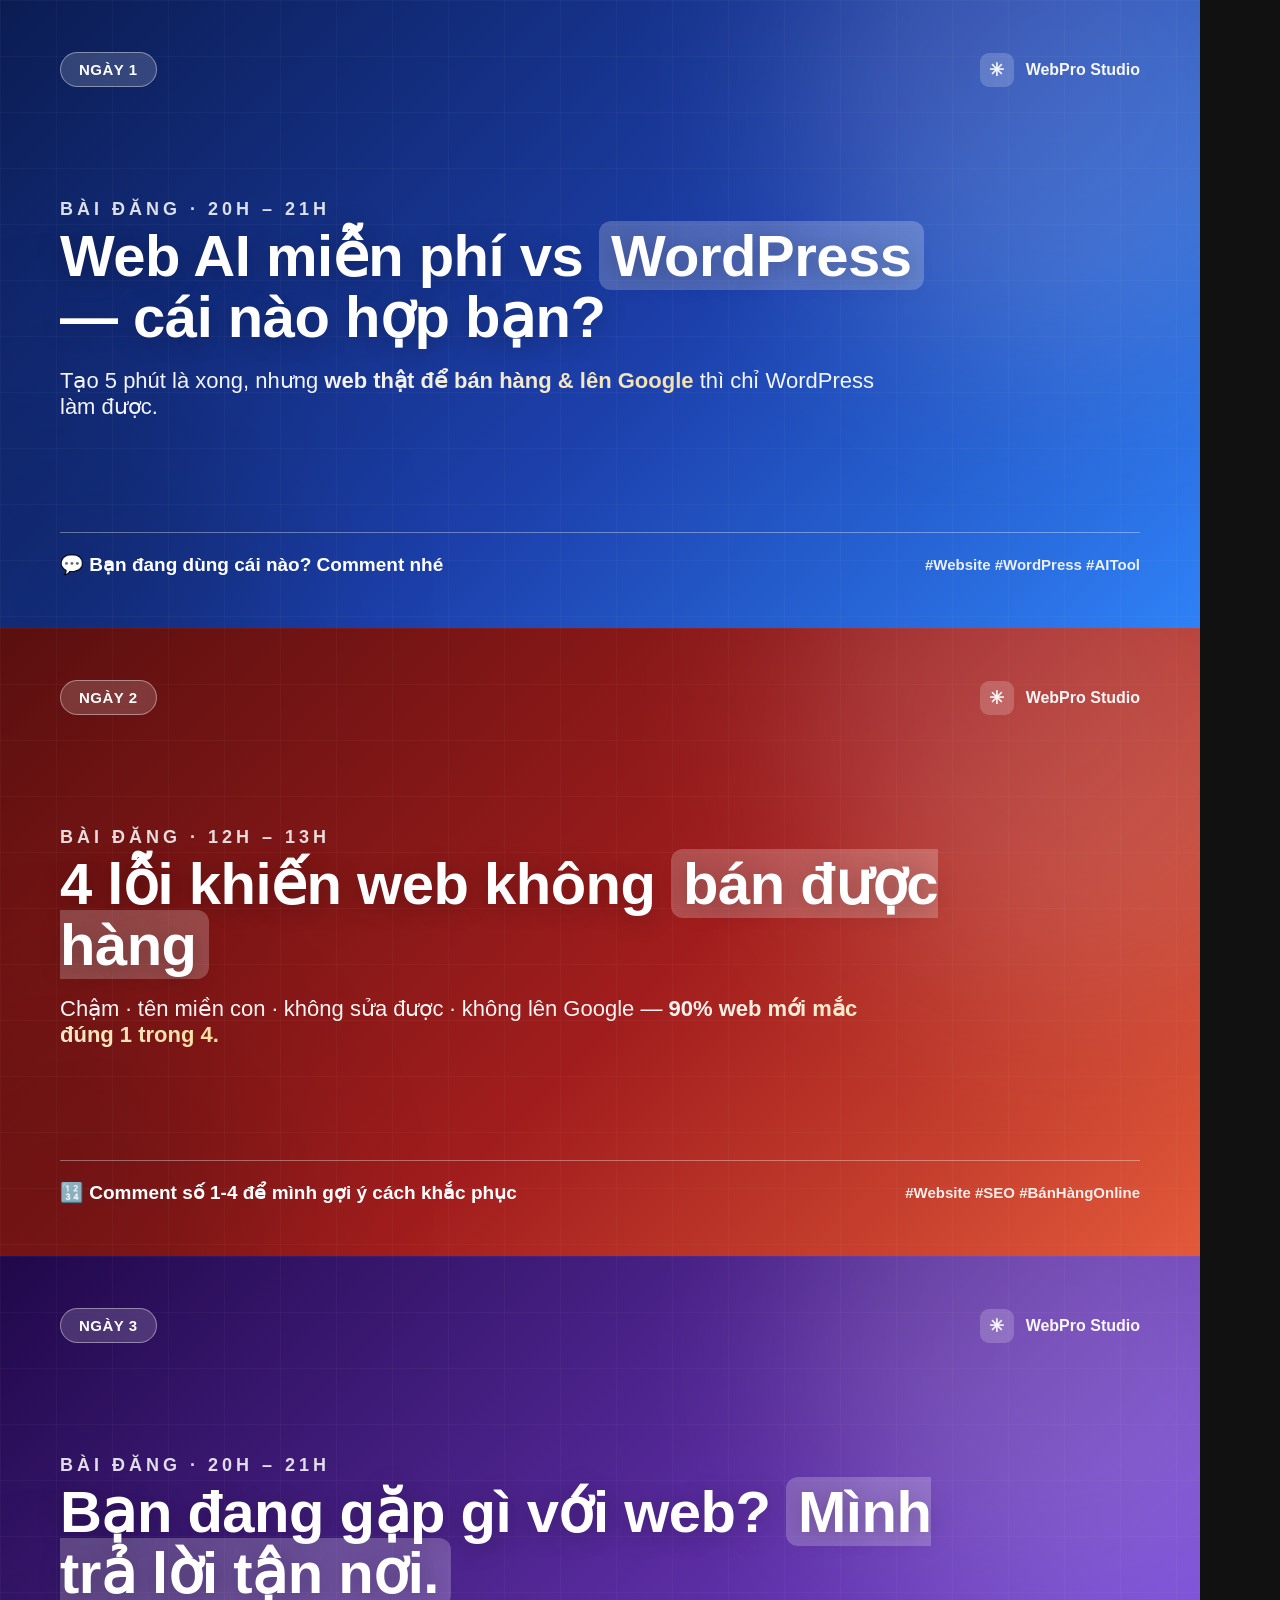
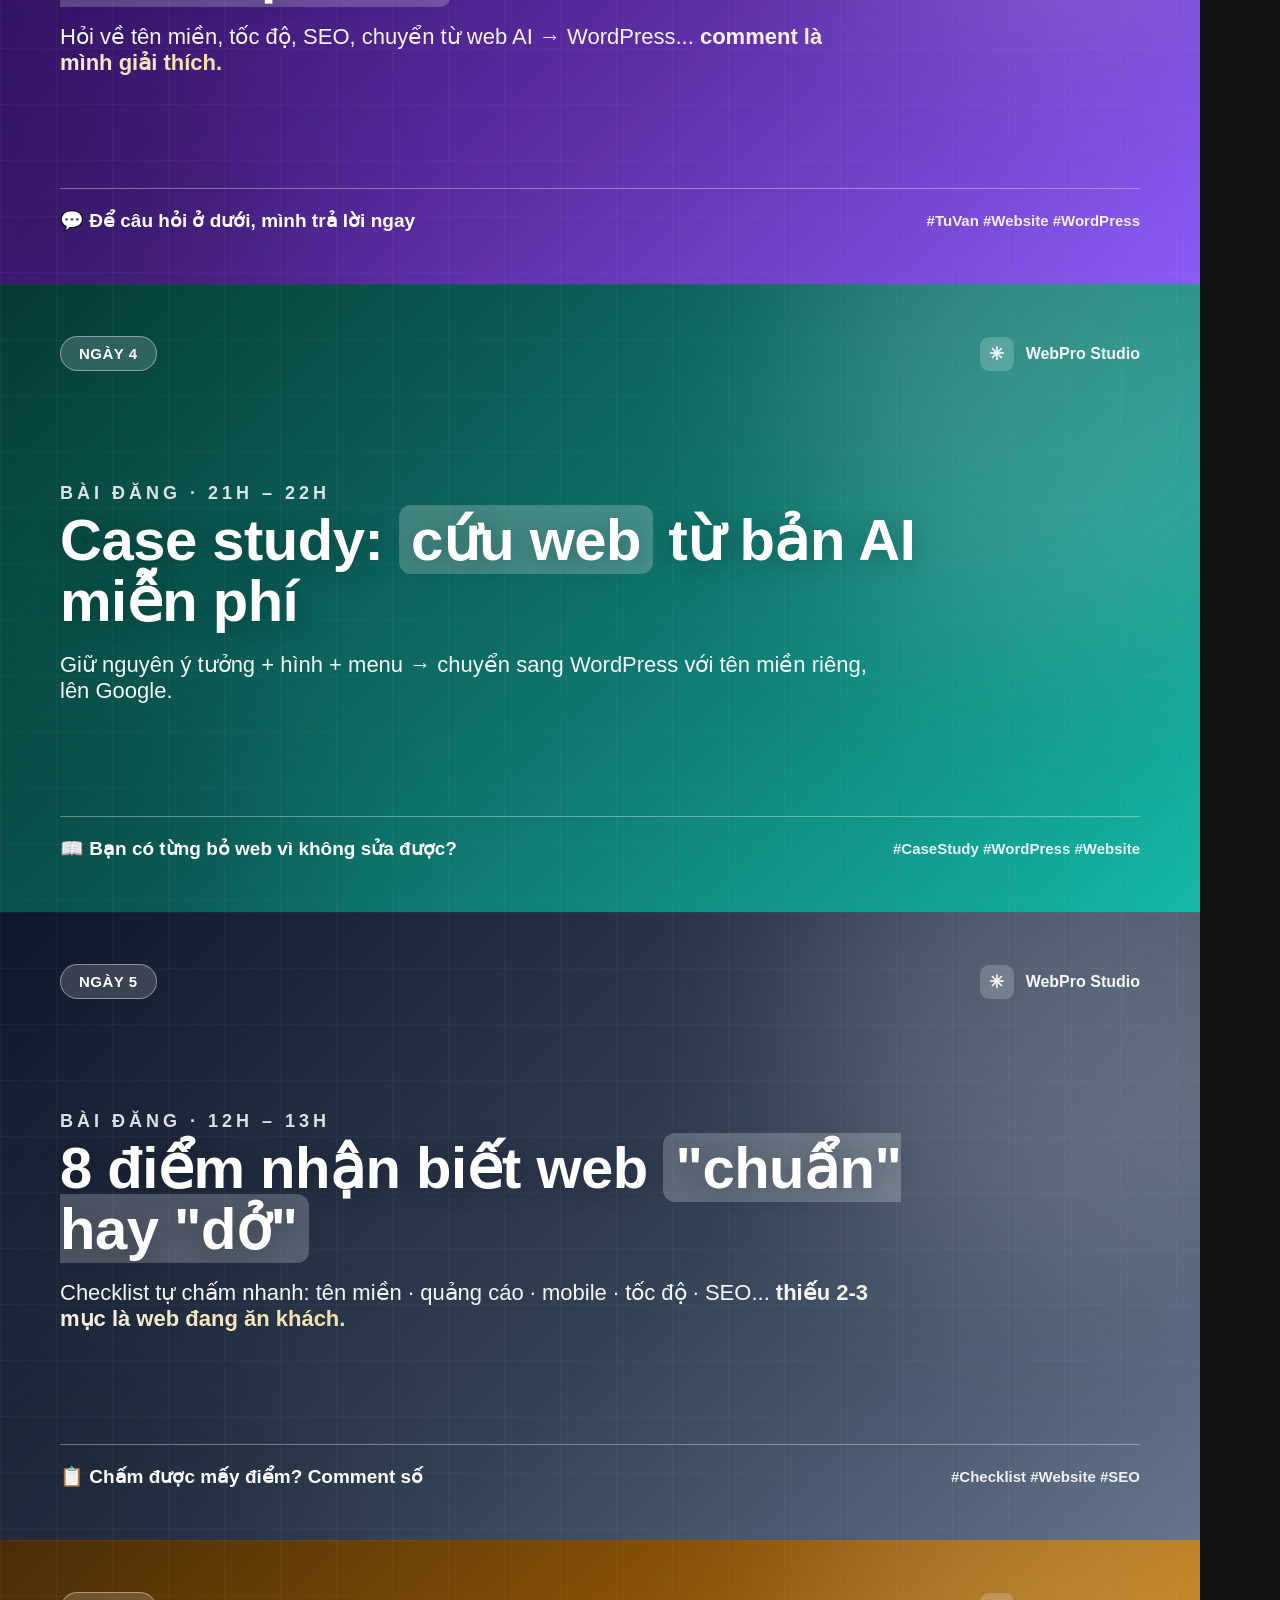
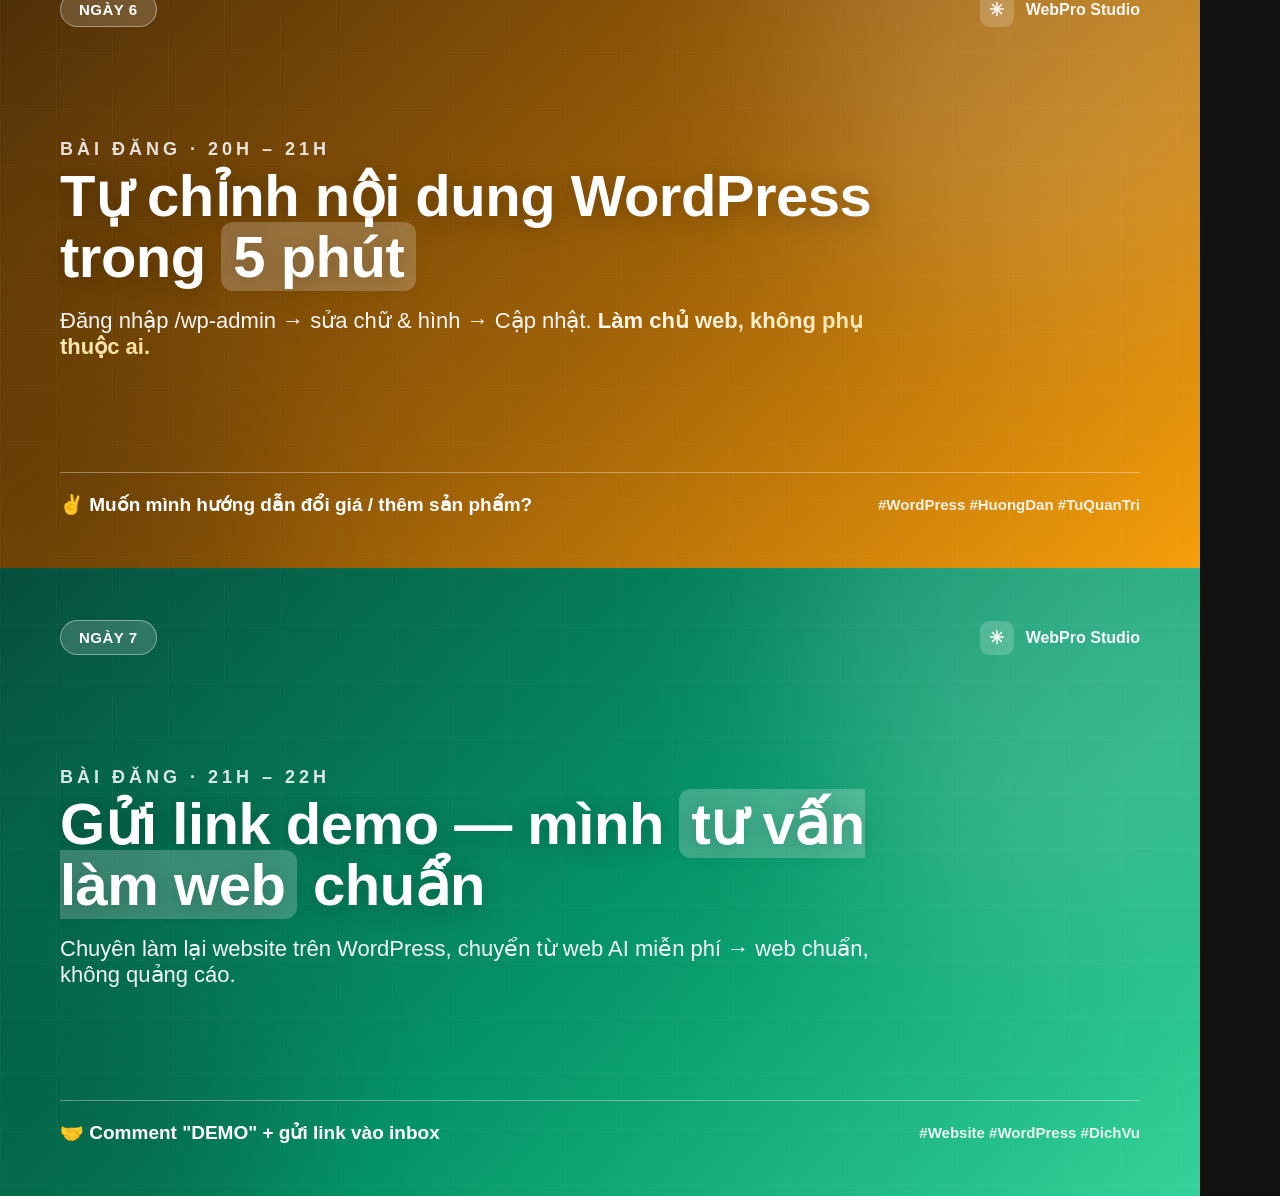
<file: docs/chien-dich-facebook-web-ai/thumbnails/thumbnails.build.html>
<!DOCTYPE html>
<html lang="vi">
<head>
<meta charset="UTF-8" />
<style>
  :root{
    --brand:"WebPro Studio";            /* ← đổi tên thương hiệu ở đây */
    --fb-cta:"💬 Gửi link demo — tư vấn miễn phí";
  }
  *{box-sizing:border-box;margin:0;padding:0}
  body{background:#111;font-family:-apple-system,BlinkMacSystemFont,"Segoe UI",Roboto,Helvetica,Arial,sans-serif;-webkit-font-smoothing:antialiased}

  .thumb{
    width:1200px;height:628px;position:relative;overflow:hidden;color:#fff;
    display:flex;flex-direction:column;justify-content:space-between;padding:52px 60px;
  }
  /* decorative glow */
  .thumb .glow{position:absolute;border-radius:50%;filter:blur(90px);opacity:.55}
  .thumb .g1{width:520px;height:520px;top:-160px;right:-120px;background:rgba(255,255,255,.28)}
  .thumb .g2{width:420px;height:420px;bottom:-180px;left:-140px;background:rgba(0,0,0,.28)}
  .thumb .grid{position:absolute;inset:0;background-image:linear-gradient(rgba(255,255,255,.05) 1px,transparent 1px),linear-gradient(90deg,rgba(255,255,255,.05) 1px,transparent 1px);background-size:56px 56px;opacity:.6}

  .inner{position:relative;z-index:2;display:flex;flex-direction:column;height:100%}

  .top{display:flex;align-items:center;justify-content:space-between}
  .badge{display:inline-flex;align-items:center;gap:10px;background:rgba(255,255,255,.16);backdrop-filter:blur(6px);border:1px solid rgba(255,255,255,.4);padding:8px 18px;border-radius:999px;font-size:15px;font-weight:700;letter-spacing:.5px}
  .brand{display:inline-flex;align-items:center;gap:12px;font-size:16px;font-weight:700;opacity:.95}
  .brand .dot{width:34px;height:34px;border-radius:9px;background:rgba(255,255,255,.2);display:flex;align-items:center;justify-content:center;font-size:18px}

  .mid{flex:1;display:flex;flex-direction:column;justify-content:center;max-width:900px}
  .num{font-size:18px;font-weight:800;letter-spacing:4px;opacity:.85;margin-bottom:6px}
  .title{font-size:58px;font-weight:900;line-height:1.05;letter-spacing:-.5px;text-shadow:0 4px 24px rgba(0,0,0,.25)}
  .title em{font-style:normal;background:rgba(255,255,255,.22);padding:2px 12px;border-radius:12px}
  .sub{margin-top:20px;font-size:22px;font-weight:500;opacity:.95;max-width:820px}
  .sub b{background:linear-gradient(90deg,#fff,#ffe9a8);-webkit-background-clip:text;background-clip:text;color:transparent;font-weight:800}

  .foot{display:flex;align-items:center;justify-content:space-between;gap:20px;border-top:1px solid rgba(255,255,255,.35);padding-top:20px}
  .cta{font-size:19px;font-weight:800}
  .cta img,.cta span{}
  .tagline{font-size:15px;opacity:.9;font-weight:600}
  .tier-tag{display:inline-block;font-size:12.5px;font-weight:800;letter-spacing:.5px;padding:5px 12px;border-radius:999px;margin-top:12px;background:rgba(255,255,255,.18);border:1px solid rgba(255,255,255,.5)}
  .tier-tag.show{background:rgba(0,0,0,.28)}
  .sub .tier{background:rgba(255,255,255,.22);padding:1px 8px;border-radius:8px}

  /* ==== Day palettes ==== */
  .d1{background:linear-gradient(135deg,#0b1c52,#1c3faa 55%,#2f81f7)}
  .d2{background:linear-gradient(135deg,#5a0f0f,#a11d1d 55%,#e2593a)}
  .d3{background:linear-gradient(135deg,#20084a,#5a2ca1 55%,#8b5cf6)}
  .d4{background:linear-gradient(135deg,#063a34,#0f766e 55%,#14b8a6)}
  .d5{background:linear-gradient(135deg,#0f172a,#334155 55%,#64748b)}
  .d6{background:linear-gradient(135deg,#4a2c07,#a16207 55%,#f59e0b)}
  .d7{background:linear-gradient(135deg,#064e3b,#059669 55%,#34d399)}
</style>
</head>
<body>

<!-- NGÀY 1 -->
<div class="thumb d1" id="t1">
  <div class="glow g1"></div><div class="glow g2"></div><div class="grid"></div>
  <div class="inner">
    <div class="top"><span class="badge">NGÀY 1</span><span class="brand"><span class="dot">✳</span> WebPro Studio</span></div>
    <div class="mid">
      <div class="num">BÀI ĐĂNG · 20H – 21H</div>
      <div class="title">Web AI miễn phí vs <em>WordPress</em> — cái nào hợp bạn?</div>
      <div class="sub">Tạo 5 phút là xong, nhưng <b>web thật để bán hàng &amp; lên Google</b> thì chỉ WordPress làm được.</div>
    </div>
    <div class="foot" style="--fb-cta:'💬 Bạn đang dùng cái nào? Comment nhé'"><span class="cta">💬 Bạn đang dùng cái nào? Comment nhé</span><span class="tagline">#Website #WordPress #AITool</span></div>
  </div>
</div>

<!-- NGÀY 2 -->
<div class="thumb d2" id="t2">
  <div class="glow g1"></div><div class="glow g2"></div><div class="grid"></div>
  <div class="inner">
    <div class="top"><span class="badge">NGÀY 2</span><span class="brand"><span class="dot">✳</span> WebPro Studio</span></div>
    <div class="mid">
      <div class="num">BÀI ĐĂNG · 12H – 13H</div>
      <div class="title">4 lỗi khiến web không <em>bán được hàng</em></div>
      <div class="sub">Chậm · tên miền con · không sửa được · không lên Google — <b>90% web mới mắc đúng 1 trong 4.</b></div>
    </div>
    <div class="foot" style="--fb-cta:'🔢 Comment số 1-4 để mình gợi ý cách khắc phục'"><span class="cta">🔢 Comment số 1-4 để mình gợi ý cách khắc phục</span><span class="tagline">#Website #SEO #BánHàngOnline</span></div>
  </div>
</div>

<!-- NGÀY 3 -->
<div class="thumb d3" id="t3">
  <div class="glow g1"></div><div class="glow g2"></div><div class="grid"></div>
  <div class="inner">
    <div class="top"><span class="badge">NGÀY 3</span><span class="brand"><span class="dot">✳</span> WebPro Studio</span></div>
    <div class="mid">
      <div class="num">BÀI ĐĂNG · 20H – 21H</div>
      <div class="title">Bạn đang gặp gì với web? <em>Mình trả lời tận nơi.</em></div>
      <div class="sub">Hỏi về tên miền, tốc độ, SEO, chuyển từ web AI → WordPress... <b>comment là mình giải thích.</b></div>
    </div>
    <div class="foot" style="--fb-cta:'💬 Để câu hỏi ở dưới, mình trả lời ngay'"><span class="cta">💬 Để câu hỏi ở dưới, mình trả lời ngay</span><span class="tagline">#TuVan #Website #WordPress</span></div>
  </div>
</div>

<!-- NGÀY 4 -->
<div class="thumb d4" id="t4">
  <div class="glow g1"></div><div class="glow g2"></div><div class="grid"></div>
  <div class="inner">
    <div class="top"><span class="badge">NGÀY 4</span><span class="brand"><span class="dot">✳</span> WebPro Studio</span></div>
    <div class="mid">
      <div class="num">BÀI ĐĂNG · 21H – 22H</div>
      <div class="title">Case study: <em>cứu web</em> từ bản AI miễn phí</div>
      <div class="sub">Giữ nguyên ý tưởng + hình + menu → chuyển sang WordPress với tên miền riêng, lên Google.</div>
    </div>
    <div class="foot" style="--fb-cta:'📖 Bạn có từng bỏ web vì không sửa được?'"><span class="cta">📖 Bạn có từng bỏ web vì không sửa được?</span><span class="tagline">#CaseStudy #WordPress #Website</span></div>
  </div>
</div>

<!-- NGÀY 5 -->
<div class="thumb d5" id="t5">
  <div class="glow g1"></div><div class="glow g2"></div><div class="grid"></div>
  <div class="inner">
    <div class="top"><span class="badge">NGÀY 5</span><span class="brand"><span class="dot">✳</span> WebPro Studio</span></div>
    <div class="mid">
      <div class="num">BÀI ĐĂNG · 12H – 13H</div>
      <div class="title">8 điểm nhận biết web <em>"chuẩn" hay "dở"</em></div>
      <div class="sub">Checklist tự chấm nhanh: tên miền · quảng cáo · mobile · tốc độ · SEO... <b>thiếu 2-3 mục là web đang ăn khách.</b></div>
    </div>
    <div class="foot" style="--fb-cta:'📋 Chấm được mấy điểm? Comment số'"><span class="cta">📋 Chấm được mấy điểm? Comment số</span><span class="tagline">#Checklist #Website #SEO</span></div>
  </div>
</div>

<!-- NGÀY 6 -->
<div class="thumb d6" id="t6">
  <div class="glow g1"></div><div class="glow g2"></div><div class="grid"></div>
  <div class="inner">
    <div class="top"><span class="badge">NGÀY 6</span><span class="brand"><span class="dot">✳</span> WebPro Studio</span></div>
    <div class="mid">
      <div class="num">BÀI ĐĂNG · 20H – 21H</div>
      <div class="title">Tự chỉnh nội dung WordPress trong <em>5 phút</em></div>
      <div class="sub">Đăng nhập /wp-admin → sửa chữ &amp; hình → Cập nhật. <b>Làm chủ web, không phụ thuộc ai.</b></div>
    </div>
    <div class="foot" style="--fb-cta:'✌️ Muốn mình hướng dẫn đổi giá / thêm sản phẩm?'"><span class="cta">✌️ Muốn mình hướng dẫn đổi giá / thêm sản phẩm?</span><span class="tagline">#WordPress #HuongDan #TuQuanTri</span></div>
  </div>
</div>

<!-- NGÀY 7 -->
<div class="thumb d7" id="t7">
  <div class="glow g1"></div><div class="glow g2"></div><div class="grid"></div>
  <div class="inner">
    <div class="top"><span class="badge">NGÀY 7</span><span class="brand"><span class="dot">✳</span> WebPro Studio</span></div>
    <div class="mid">
      <div class="num">BÀI ĐĂNG · 21H – 22H</div>
      <div class="title">Gửi link demo — mình <em>tư vấn làm web</em> chuẩn</div>
      <div class="sub">Chuyên làm lại website trên WordPress, chuyển từ web AI miễn phí → web chuẩn, không quảng cáo.</div>
    </div>
    <div class="foot" style="--fb-cta:'🤝 Comment "DEMO" + gửi link vào inbox'"><span class="cta">🤝 Comment "DEMO" + gửi link vào inbox</span><span class="tagline">#Website #WordPress #DichVu</span></div>
  </div>
</div>

</body>
</html>
</file>
<file: assets/style.css>
:root {
  --bg: #fbfaf8;
  --bg-elevated: #ffffff;
  --text: #24211d;
  --text-muted: #6b6459;
  --border: #e8e3da;
  --accent: #b4562f;
  --accent-soft: #f3e6dd;
  --code-bg: #f1efe9;
  --sidebar-bg: #f4f1ea;
  --shadow: 0 1px 2px rgba(30, 24, 14, 0.06), 0 4px 16px rgba(30, 24, 14, 0.05);
  --radius: 10px;
  --max-width: 920px;
  --font-sans: "Inter", -apple-system, BlinkMacSystemFont, "Segoe UI", Roboto, "Helvetica Neue", Arial, sans-serif;
  --font-mono: "SFMono-Regular", Consolas, "Liberation Mono", Menlo, monospace;
}

@media (prefers-color-scheme: dark) {
  :root {
    --bg: #17140f;
    --bg-elevated: #201c16;
    --text: #ece7dd;
    --text-muted: #a89e8d;
    --border: #322c22;
    --accent: #e08a5b;
    --accent-soft: #3a291d;
    --code-bg: #241f18;
    --sidebar-bg: #1c1811;
    --shadow: 0 1px 2px rgba(0, 0, 0, 0.3), 0 4px 20px rgba(0, 0, 0, 0.35);
  }
}

* { box-sizing: border-box; }

html, body {
  margin: 0;
  padding: 0;
  background: var(--bg);
  color: var(--text);
  font-family: var(--font-sans);
  line-height: 1.65;
}

a { color: var(--accent); text-decoration: none; }
a:hover { text-decoration: underline; }

.layout {
  display: flex;
  min-height: 100vh;
}

.sidebar {
  width: 260px;
  flex-shrink: 0;
  background: var(--sidebar-bg);
  border-right: 1px solid var(--border);
  padding: 28px 20px;
}

.sidebar-brand {
  display: block;
  font-weight: 700;
  font-size: 1.05rem;
  color: var(--text);
  margin-bottom: 4px;
}

.sidebar-tagline {
  font-size: 0.82rem;
  color: var(--text-muted);
  margin-bottom: 24px;
  display: block;
}

.sidebar-section-title {
  font-size: 0.72rem;
  text-transform: uppercase;
  letter-spacing: 0.06em;
  color: var(--text-muted);
  margin: 20px 0 8px;
}

.sidebar nav ul {
  list-style: none;
  margin: 0;
  padding: 0;
}

.sidebar nav li a {
  display: block;
  padding: 7px 10px;
  border-radius: 7px;
  color: var(--text);
  font-size: 0.92rem;
}

.sidebar nav li a:hover {
  background: var(--accent-soft);
  text-decoration: none;
}

.sidebar nav li a.active {
  background: var(--accent-soft);
  color: var(--accent);
  font-weight: 600;
}

.content {
  flex: 1;
  min-width: 0;
  padding: 48px 32px 80px;
}

.content-inner {
  max-width: var(--max-width);
  margin: 0 auto;
}

.breadcrumb {
  font-size: 0.85rem;
  color: var(--text-muted);
  margin-bottom: 18px;
}

.page-header {
  margin-bottom: 8px;
}

.page-lede {
  font-size: 1.08rem;
  color: var(--text-muted);
  background: var(--bg-elevated);
  border: 1px solid var(--border);
  border-radius: var(--radius);
  padding: 16px 20px;
  margin: 20px 0 32px;
  box-shadow: var(--shadow);
}

h1 { font-size: 2rem; margin: 0 0 8px; }
h2 { font-size: 1.4rem; margin-top: 2.4em; padding-top: 0.4em; border-top: 1px solid var(--border); }
h3 { font-size: 1.12rem; margin-top: 1.8em; }

table {
  width: 100%;
  border-collapse: collapse;
  margin: 1.2em 0;
  font-size: 0.94rem;
  background: var(--bg-elevated);
  border: 1px solid var(--border);
  border-radius: var(--radius);
  overflow: hidden;
}

th, td {
  padding: 10px 14px;
  border-bottom: 1px solid var(--border);
  text-align: left;
  vertical-align: top;
}

th {
  background: var(--accent-soft);
  color: var(--text);
  font-weight: 600;
}

tr:last-child td { border-bottom: none; }

code {
  font-family: var(--font-mono);
  background: var(--code-bg);
  padding: 0.15em 0.4em;
  border-radius: 5px;
  font-size: 0.9em;
}

pre {
  background: var(--code-bg);
  padding: 16px;
  border-radius: var(--radius);
  overflow-x: auto;
  border: 1px solid var(--border);
}

pre code { background: none; padding: 0; }

blockquote {
  margin: 1.4em 0;
  padding: 12px 18px;
  border-left: 3px solid var(--accent);
  background: var(--accent-soft);
  border-radius: 0 var(--radius) var(--radius) 0;
  color: var(--text);
}

.card-grid {
  display: grid;
  grid-template-columns: repeat(auto-fill, minmax(260px, 1fr));
  gap: 16px;
  margin: 24px 0;
}

.card {
  display: block;
  background: var(--bg-elevated);
  border: 1px solid var(--border);
  border-radius: var(--radius);
  padding: 18px 20px;
  box-shadow: var(--shadow);
  color: var(--text);
}

.card:hover { border-color: var(--accent); text-decoration: none; }

.card-eyebrow {
  font-size: 0.75rem;
  text-transform: uppercase;
  letter-spacing: 0.05em;
  color: var(--accent);
  font-weight: 600;
  margin-bottom: 6px;
}

.card h3 { margin: 0 0 6px; font-size: 1.05rem; }

.card p { margin: 0; color: var(--text-muted); font-size: 0.9rem; }

.steps-grid {
  display: grid;
  grid-template-columns: repeat(auto-fit, minmax(150px, 1fr));
  gap: 10px;
  margin: 20px 0;
}

.step-chip {
  background: var(--bg-elevated);
  border: 1px solid var(--border);
  border-radius: var(--radius);
  padding: 12px 14px;
  font-size: 0.88rem;
}

.step-chip .num {
  display: inline-block;
  width: 22px;
  height: 22px;
  line-height: 22px;
  text-align: center;
  border-radius: 50%;
  background: var(--accent);
  color: #fff;
  font-size: 0.78rem;
  font-weight: 700;
  margin-right: 6px;
}

.page-footer {
  margin-top: 60px;
  padding-top: 20px;
  border-top: 1px solid var(--border);
  font-size: 0.82rem;
  color: var(--text-muted);
}

.mobile-topbar {
  display: none;
}

@media (max-width: 780px) {
  .layout { flex-direction: column; }
  .sidebar {
    width: auto;
    border-right: none;
    border-bottom: 1px solid var(--border);
    padding: 16px 20px;
  }
  .content { padding: 32px 18px 60px; }
}
</file>
